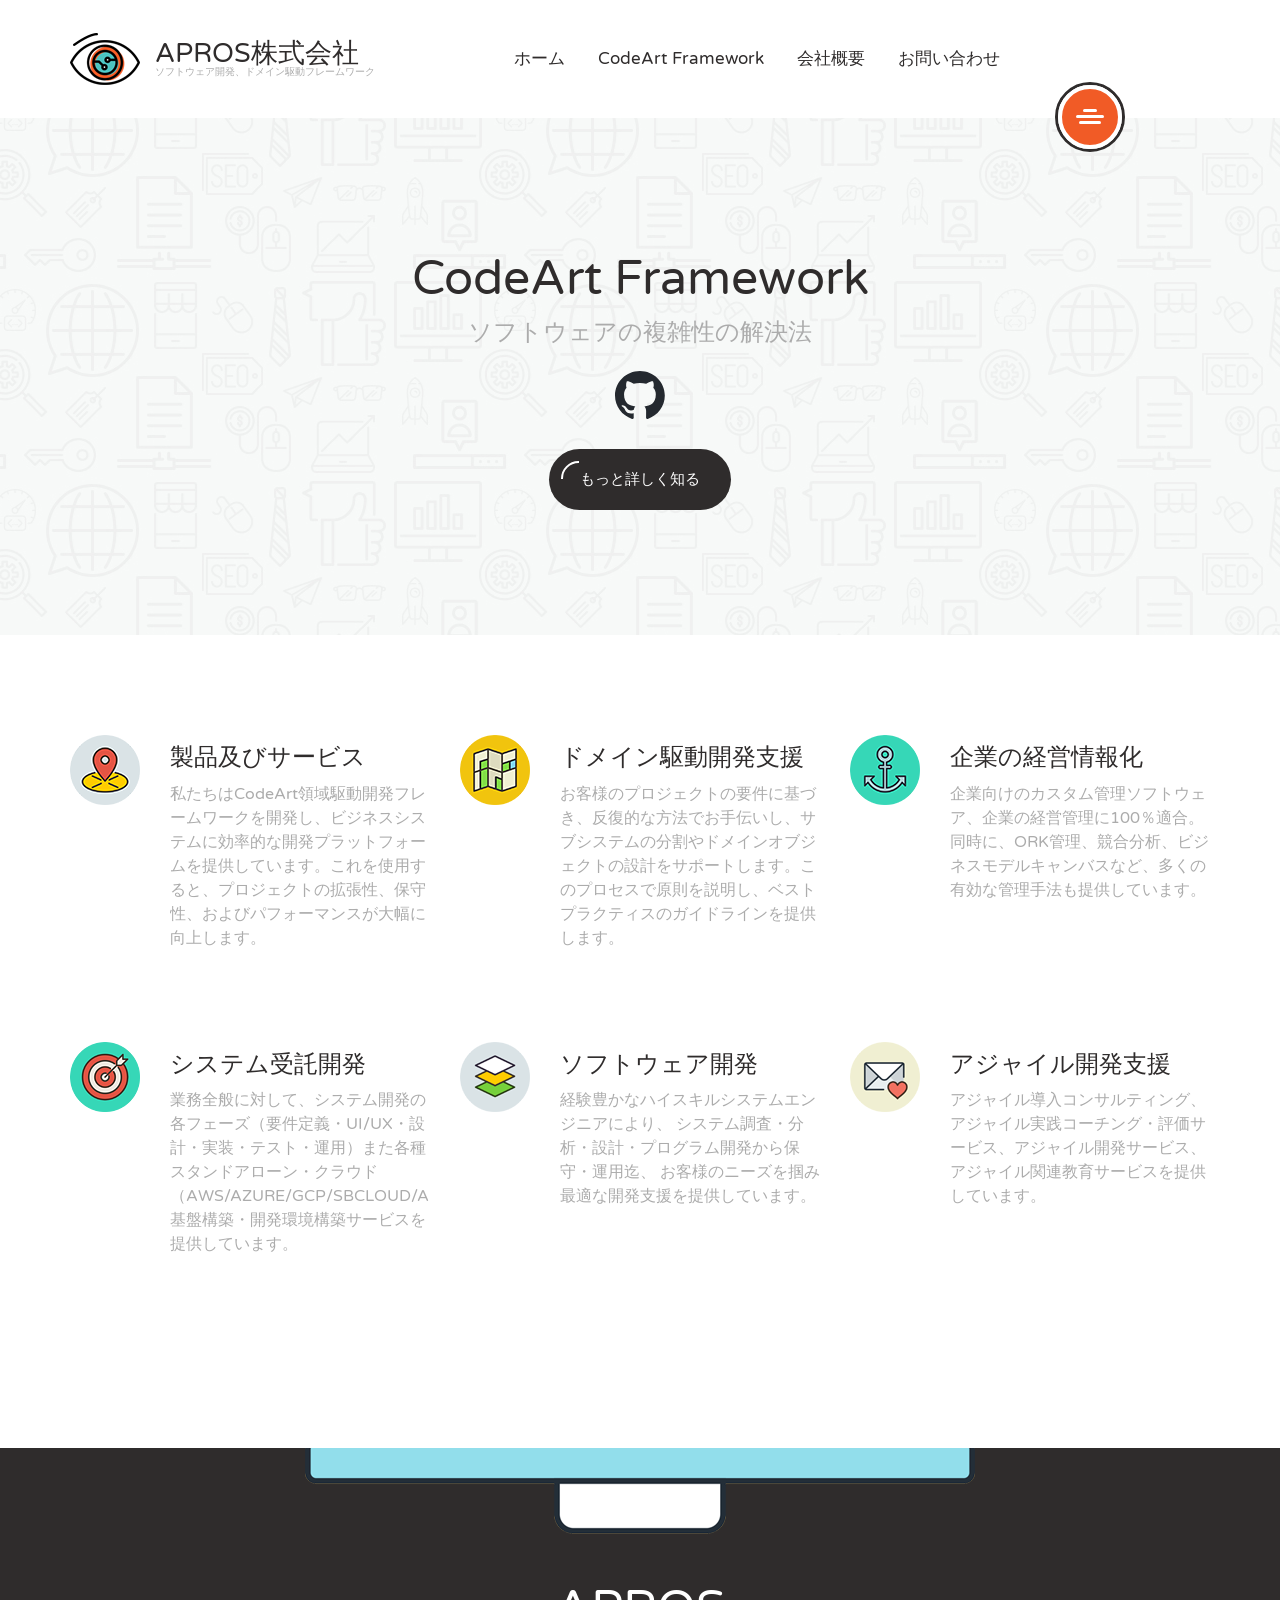
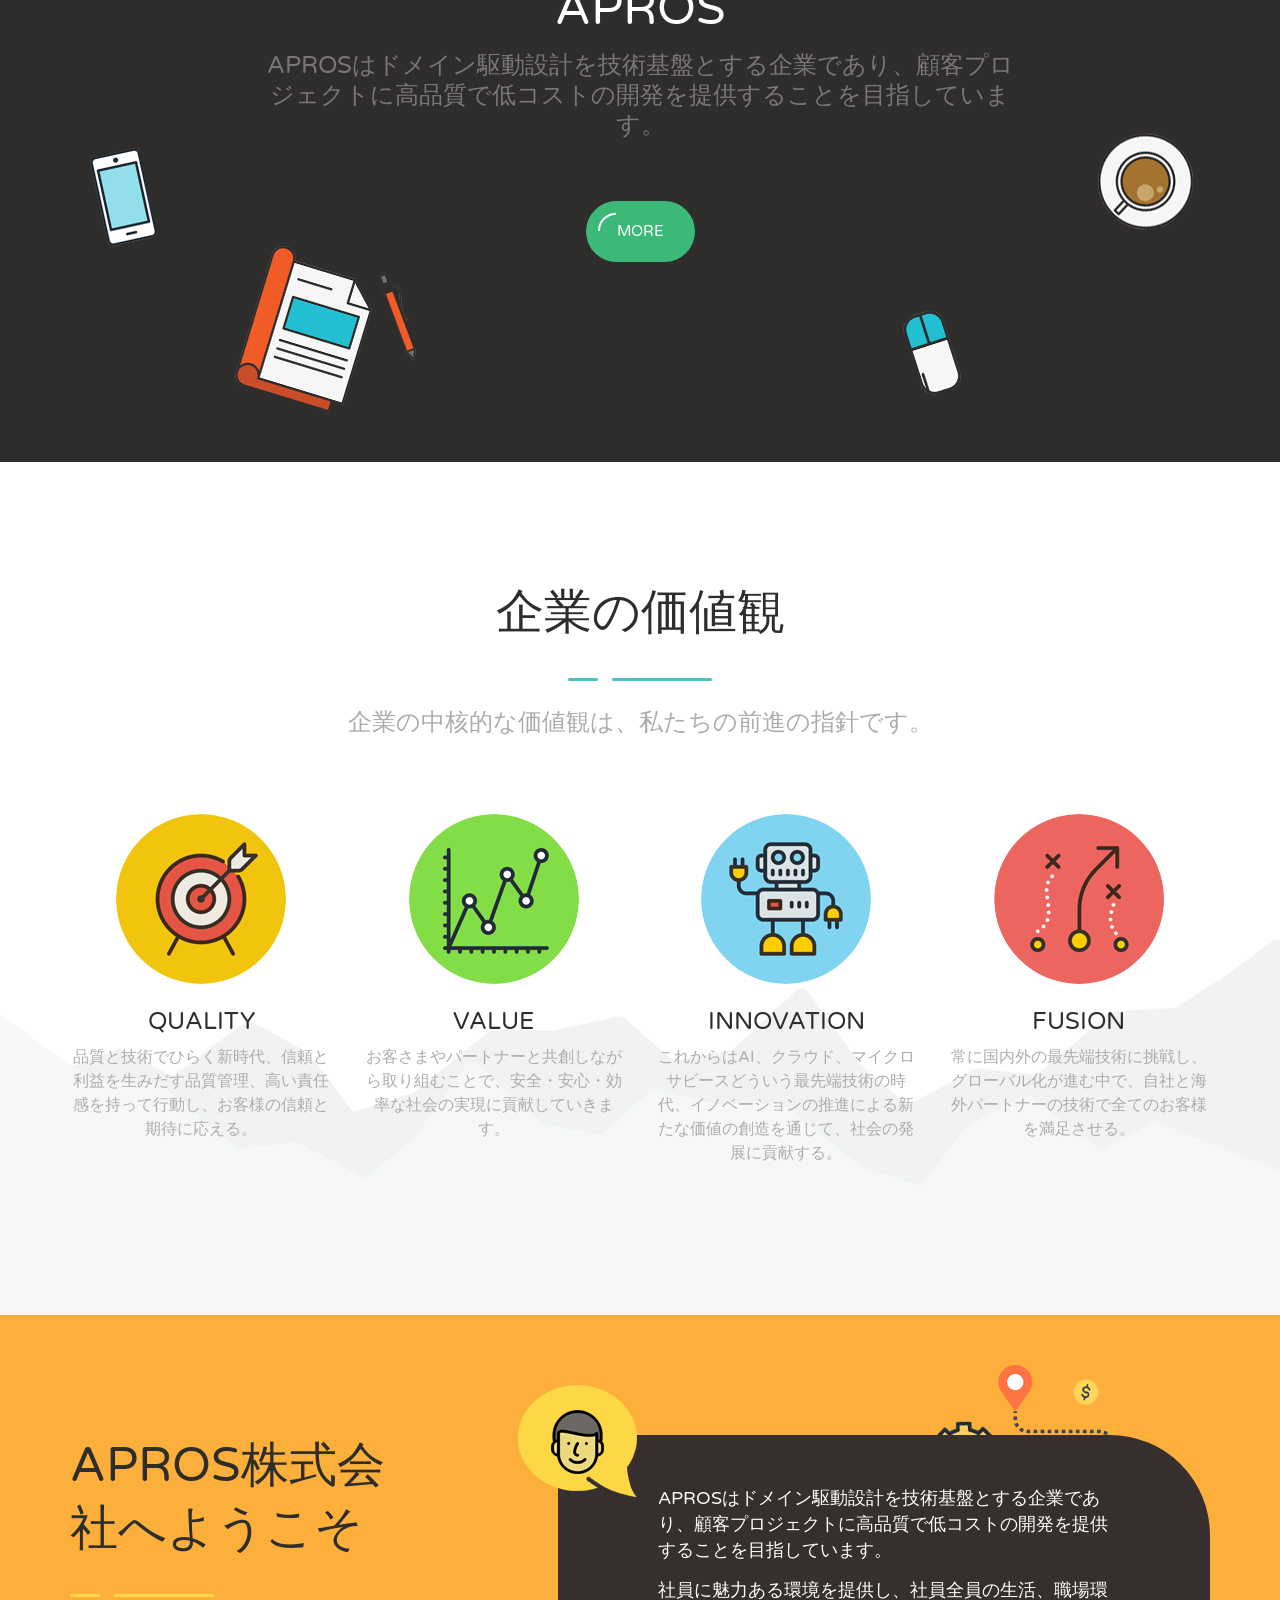
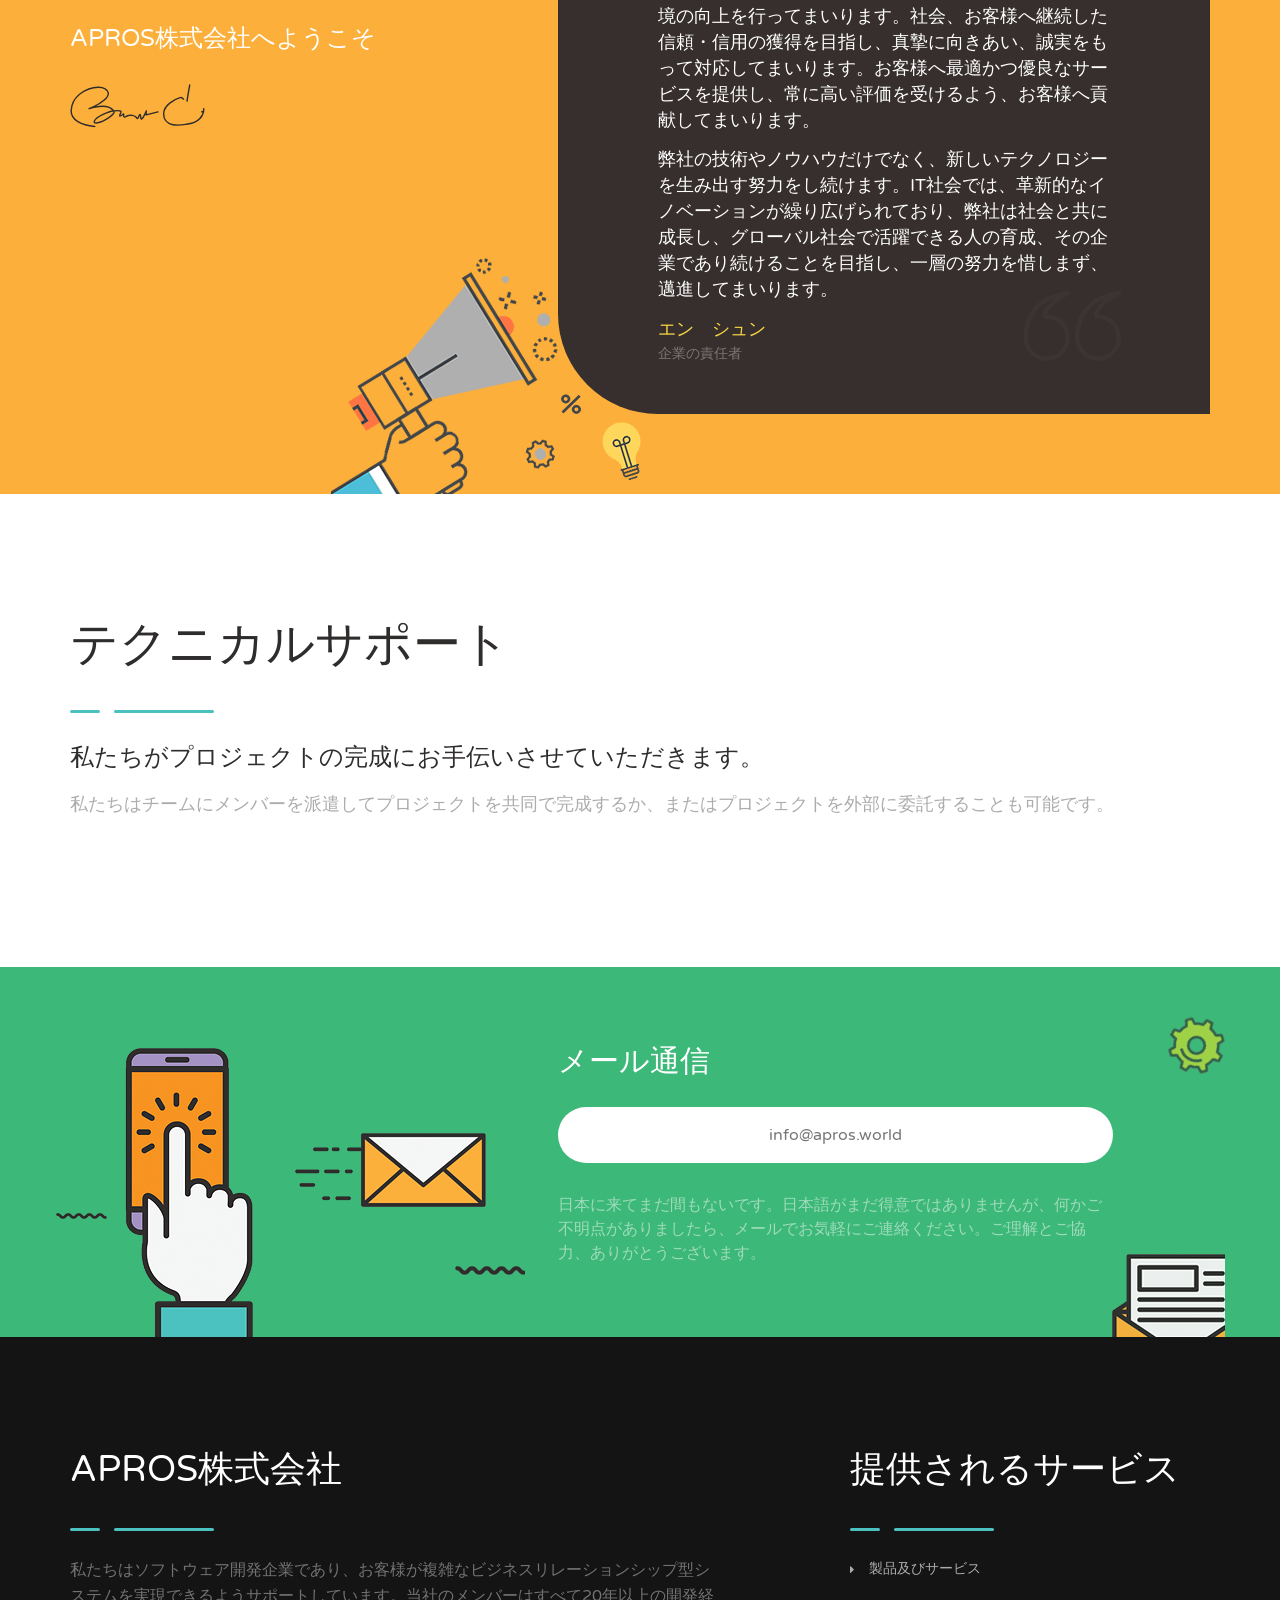
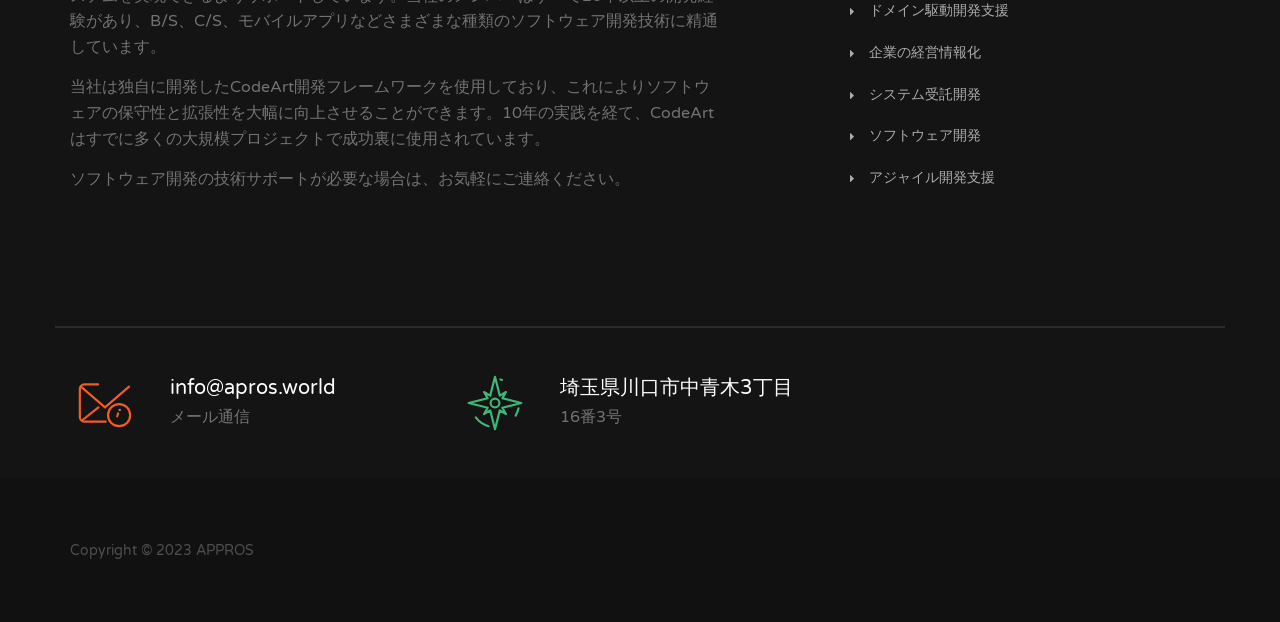
<file: index.html>
<!DOCTYPE html>
<html lang="en">
<head lang="en">
	<meta charset="UTF-8">
	<meta name="viewport" content="width=device-width, initial-scale=1, maximum-scale=1">
	<title>APROS株式会社 首页</title>

	<link rel="stylesheet" type="text/css" href="css/fonts.css">
	<link rel="stylesheet" type="text/css" href="css/crumina-fonts.css">
	<link rel="stylesheet" type="text/css" href="css/normalize.css">
	<link rel="stylesheet" type="text/css" href="css/grid.css">
	<link rel="stylesheet" type="text/css" href="css/base.css">
	<link rel="stylesheet" type="text/css" href="css/blocks.css">
	<link rel="stylesheet" type="text/css" href="css/layouts.css">
	<link rel="stylesheet" type="text/css" href="css/modules.css">
	<link rel="stylesheet" type="text/css" href="css/widgets-styles.css">
	<link rel="stylesheet" type="text/css" href="css/ion.rangeSlider.css">


	<!--Plugins styles-->

	<link rel="stylesheet" type="text/css" href="css/jquery.mCustomScrollbar.css">
	<link rel="stylesheet" type="text/css" href="css/swiper.min.css">
	<link rel="stylesheet" type="text/css" href="css/primary-menu.css">
	<link rel="stylesheet" type="text/css" href="css/magnific-popup.css">

	<!--Styles for RTL-->

	<!--<link rel="stylesheet" type="text/css" href="css/rtl.css">-->

	<!--External fonts-->
	<link href='https://fonts.googleapis.com/css?family=Varela+Round' rel='stylesheet' type='text/css'>
	<link rel="stylesheet" type="text/css" href="css/common.css">
	<style>
		.testimonial-slider .testimonial-img-my {
			position: absolute;
			bottom: -50px;
			left: 38%;
			transform: translate(-50%, 0);
			-webkit-transform: translate(-50%, 0);
			-ms-transform: translate(-50%, 0);
			opacity: 1;
			height: 350px;
		}
	</style>
</head>


<body class=" ">

<!-- Header -->


<header class="header" id="site-header">

	<div class="container">

		<div class="header-content-wrapper">

			<div class="logo">
				<a href="index.html" class="full-block-link"></a>
				<img loading="lazy" src="img/logo-eye.png" alt="Seosight">
				<div class="logo-text">
					<div class="logo-title">APROS株式会社</div>
					<div class="logo-sub-title">ソフトウェア開発、ドメイン駆動フレームワーク</div>
				</div>
			</div>
			
			
			<nav id="primary-menu" class="primary-menu">

				<a href='javascript:void(0)' id="menu-icon-trigger" class="menu-icon-trigger showhide">
					<span class="mob-menu--title">Menu</span>
					<span id="menu-icon-wrapper" class="menu-icon-wrapper" style="visibility: hidden">
                            <svg width="1000px" height="1000px">
                                <path id="pathD" d="M 300 400 L 700 400 C 900 400 900 750 600 850 A 400 400 0 0 1 200 200 L 800 800"></path>
                                <path id="pathE" d="M 300 500 L 700 500"></path>
                                <path id="pathF" d="M 700 600 L 300 600 C 100 600 100 200 400 150 A 400 380 0 1 1 200 800 L 800 200"></path>
                            </svg>
                        </span>
				</a>

				<!-- menu-icon-wrapper -->

				<ul class="primary-menu-menu">
					<li class="menu-item-has-children">
						<a href="index.html">ホーム</a>
					</li>
					<li class="menu-item-has-children">
						<a href="ca.html">CodeArt Framework</a>
					</li>
					
					<li class="">
						<a href="us.html">会社概要</a>
					</li>
					<li class="">
						<a href="contacts.html">お問い合わせ</a>
					</li>
				</ul>
			</nav>

			<ul class="nav-add" style="visibility: hidden;">
				<li class="cart">

					<a href="#" class="js-cart-animate">
						<i class="seoicon-basket"></i>
						<span class="cart-count">0</span>
					</a>

					<div class="cart-popup-wrap">
						<div class="popup-cart">
							<h4 class="title-cart">No products in the cart!</h4>
							<p class="subtitle">Please make your choice.</p>
							<div class="btn btn-small btn--dark">
								<span class="text">view all catalog</span>
							</div>
						</div>
					</div>

				</li>

				<li class="search search_main">
					<a href="#" class="js-open-search">
						<i class="seoicon-loupe"></i>
					</a>
				</li>
			</ul>

			<div class="user-menu open-overlay">
				<a href="#" class="user-menu-content  js-open-aside">
					<span></span>
					<span></span>
					<span></span>
				</a>
			</div>
		</div>

	</div>

</header>

<!-- ... End Header -->

<!-- Right-menu -->

<!-- right_menu -->
<div class="mCustomScrollbar">
	<div class="popup right-menu">

		<div class="right-menu-wrap">

			<div class="user-menu-close js-close-aside">
				<a href="#" class="user-menu-content  js-clode-aside">
					<span></span>
					<span></span>
				</a>
			</div>

			<div class="logo">
				<a href="index.html" class="full-block-link"></a>
				<img loading="lazy" src="img/logo-eye.png" alt="Seosight">
				<div class="logo-text">
					<div class="logo-title">APROS株式会社</div>
				</div>
			</div>

			<p class="text">
				私たちはソフトウェア開発企業であり、お客様が複雑なビジネスリレーションシップ型システムを実現できるようサポートしています。当社のメンバーはすべて20年以上の開発経験があり、B/S、C/S、モバイルアプリなどさまざまな種類のソフトウェア開発技術に精通しています。
			</p>
			<p class="text">
				当社は独自に開発したCodeArt開発フレームワークを使用しており、これによりソフトウェアの保守性と拡張性を大幅に向上させることができます。10年の実践を経て、CodeArtはすでに多くの大規模プロジェクトで成功裏に使用されています。
			</p>
			<p class="text">
				ソフトウェア開発の技術サポートが必要な場合は、お気軽にご連絡ください。
			</p>
		</div>
<!-- 
		<div class="widget login">

			<h4 class="login-title">Sign In to Your Account</h4>
			<input class="input-standard-grey" placeholder="Username or Email" type="text">
			<input class="password input-standard-grey" placeholder="Password" type="password">
			<div class="login-btn-wrap">

				<div class="btn btn-medium btn--dark btn-hover-shadow">
					<span class="text">login now</span>
					<span class="semicircle"></span>
				</div>

				<div class="remember-wrap">

					<div class="checkbox">
						<input id="remember" type="checkbox" name="remember" value="remember">
						<label for="remember">Remember Me</label>
					</div>

				</div>

			</div>

			<div class="helped">Lost your password?</div>
			<div class="helped js-window-popup">Register Now</div>

		</div> -->

		<div class="widget contacts">

			<h4 class="contacts-title">Get In Touch</h4>
			

			<!-- <div class="contacts-item">
				<img loading="lazy" src="img/contact4.png" alt="phone">
				<div class="content">
					<a href="#" class="title">048 235 3262</a>
					<p class="sub-title">現在コミュニケーションは中国語のみです</p>
				</div>
			</div> -->

			<div class="contacts-item">
				<img loading="lazy" src="img/contact5.png" alt="phone">
				<div class="content">
					<a href="javascript:void(0);" class="title">info@apros.world</a>
					<p class="sub-title">メール通信</p>
				</div>
			</div>

			<div class="contacts-item">
				<img loading="lazy" src="img/contact6.png" alt="phone">
				<div class="content">
					<a href="#" class="title">埼玉県川口市中青木3丁目</a>
					<p class="sub-title">16番3号</p>
				</div>
			</div>

		</div>

	</div>

</div>

<!-- ... End Right-menu -->

<div class="content-wrapper">

	<!-- Main Slider -->

	<div class="stunning-header stunning-header-bg-lightgray">
		<div class="stunning-header-content">
			<h1 class="stunning-header-title c-dark">CodeArt Framework</h1>
			<h5 class="slider-content-text c-gray" data-swiper-parallax="-200" style="padding-bottom: 20px;">ソフトウェアの複雑性の解決法</h5>
			<a href="https://github.com/yj1118/CodeArt" target="_blank" ><img src="./img/logo/github-mark.svg" width="50px" height="50px" /></a>
		</div>
		<div class="pt30">
			<div class="stunning-header-content">
				<a href="ca.html"
					class="btn btn-medium btn--dark btn-hover-shadow">
					<span class="text">もっと詳しく知る</span>
					<span class="semicircle"></span>
				</a>
			</div>
		</div>
	</div>

	<!-- ... End Main Slider -->


	<!-- Info-Box -->

	<div class="container info-boxes pt100 pb100">

		<div class="row">
			<div class="col-lg-4 col-md-6 col-sm-6 col-xs-12">
				<div class="info-box--standard" data-mh="info-boxes">
					<div class="info-box-image">
						<img loading="lazy" src="img/info-box1.png" alt="image">
					</div>
					<div class="info-box-content">
						<h5 class="info-box-title">製品及びサービス</h5>
						<p class="text">
							私たちはCodeArt領域駆動開発フレームワークを開発し、ビジネスシステムに効率的な開発プラットフォームを提供しています。これを使用すると、プロジェクトの拡張性、保守性、およびパフォーマンスが大幅に向上します。
						</p>
					</div>
				</div>
			</div>

			<div class="col-lg-4 col-md-6 col-sm-6 col-xs-12">
				<div class="info-box--standard" data-mh="info-boxes">
					<div class="info-box-image">
						<img loading="lazy" src="img/info-box2.png" alt="image">
					</div>
					<div class="info-box-content">
						<h5 class="info-box-title">ドメイン駆動開発支援</h5>
						<p class="text">
							お客様のプロジェクトの要件に基づき、反復的な方法でお手伝いし、サブシステムの分割やドメインオブジェクトの設計をサポートします。このプロセスで原則を説明し、ベストプラクティスのガイドラインを提供します。
						</p>
					</div>
				</div>
			</div>

			<div class="col-lg-4 col-md-6 col-sm-6 col-xs-12">
				<div class="info-box--standard" data-mh="info-boxes">
					<div class="info-box-image">
						<img loading="lazy" src="img/info-box3.png" alt="image">
					</div>
					<div class="info-box-content">
						<h5 class="info-box-title">企業の経営情報化</h5>
						<p class="text">
							企業向けのカスタム管理ソフトウェア、企業の経営管理に100％適合。同時に、ORK管理、競合分析、ビジネスモデルキャンバスなど、多くの有効な管理手法も提供しています。
						</p>
					</div>
				</div>
			</div>

			<div class="col-lg-4 col-md-6 col-sm-6 col-xs-12">
				<div class="info-box--standard" data-mh="info-boxes">
					<div class="info-box-image">
						<img loading="lazy" src="img/info-box4.png" alt="image">
					</div>
					<div class="info-box-content">
						<h5 class="info-box-title">システム受託開発</h5>
						<p class="text">
							業務全般に対して、システム開発の各フェーズ（要件定義・UI/UX・設計・実装・テスト・運用）また各種スタンドアローン・クラウド（AWS/AZURE/GCP/SBCLOUD/ALICLOUD）基盤構築・開発環境構築サービスを提供しています。
						</p>
					</div>
				</div>
			</div>

			<div class="col-lg-4 col-md-6 col-sm-6 col-xs-12">
				<div class="info-box--standard" data-mh="info-boxes">
					<div class="info-box-image">
						<img loading="lazy" src="img/info-box5.png" alt="image">
					</div>
					<div class="info-box-content">
						<h5 class="info-box-title">ソフトウェア開発</h5>
						<p class="text">
							経験豊かなハイスキルシステムエンジニアにより、 システム調査・分析・設計・プログラム開発から保守・運用迄、 お客様のニーズを掴み最適な開発支援を提供しています。
						</p>
					</div>
				</div>
			</div>

			<div class="col-lg-4 col-md-6 col-sm-6 col-xs-12">
				<div class="info-box--standard" data-mh="info-boxes">
					<div class="info-box-image">
						<img loading="lazy" src="img/info-box6.png" alt="image">
					</div>
					<div class="info-box-content">
						<h5 class="info-box-title">アジャイル開発支援</h5>
						<p class="text">
							アジャイル導入コンサルティング、アジャイル実践コーチング・評価サービス、アジャイル開発サービス、アジャイル関連教育サービスを提供しています。
						</p>
					</div>
				</div>
			</div>
		</div>

	</div>

	<!-- ... End Info-Box -->


	<!-- SEO-Score -->

	<div class="container-fluid">
		<div class="row">

			<div class="seo-score scrollme">

				<div class="container">
					<div class="row">
						<div class="col-lg-8 col-lg-offset-2 col-md-8 col-md-offset-2 col-xs-12 col-sm-12">
							<div class="seo-score-content align-center">

								<div class="heading align-center">
									<h4 class="h1 heading-title">APROS</h4>
									<p class="heading-text">APROSはドメイン駆動設計を技術基盤とする企業であり、顧客プロジェクトに高品質で低コストの開発を提供することを目指しています。</p>
								</div>

								<div class="seo-score-form">

									<a href="ca.html">
										<button class="btn btn-medium btn--green btn-hover-shadow">
											<span class="text">More</span>
											<span class="semicircle"></span>
										</button>
									</a>

								</div>

							</div>
						</div>
					</div>
				</div>

				<div class="images">
					<img loading="lazy" src="img/seoscore1.png" alt="image">
					<img loading="lazy" src="img/seoscore2.png" alt="image">
					<img loading="lazy" src="img/seoscore3.png" alt="image">
				</div>

			</div>
		</div>
	</div>

	<!-- ... End SEO-Score -->


	<!-- Offers -->


	<!-- Background-mountains -->

	<div class="container-fluid">
		<div class="row">
			<div class="background-mountains medium-padding120 scrollme">

				<div class="images">
					<img loading="lazy" src="img/mountain1.png" alt="mountain">
					<img loading="lazy" src="img/mountain2.png" alt="mountain">
				</div>

				<div class="container">
					<div class="row">
						<div class="col-lg-8 col-lg-offset-2 col-md-8 col-md-offset-2 col-sm-12 col-xs-12">
							<div class="heading align-center">
								<h4 class="h1 heading-title">企業の価値観</h4>
								<div class="heading-line">
									<span class="short-line"></span>
									<span class="long-line"></span>
								</div>
								<p class="heading-text">
									企業の中核的な価値観は、私たちの前進の指針です。
								</p>
							</div>
						</div>
					</div>
					<div class="row">
						<div class="col-lg-3 col-md-3 col-sm-12 col-xs-12">
							<div class="info-box--standard-centered">
								<div class="info-box-image">
									<img loading="lazy" src="img/info-box7.png" alt="image">
								</div>
								<div class="info-box-content">
									<h4 class="info-box-title">QUALITY</h4>
									<p class="text">
										品質と技術でひらく新時代、信頼と利益を生みだす品質管理、高い責任感を持って行動し、お客様の信頼と期待に応える。
									</p>
								</div>
							</div>
						</div>

				
						
						<div class="col-lg-3 col-md-3 col-sm-12 col-xs-12">
							<div class="info-box--standard-centered">
								<div class="info-box-image">
									<img loading="lazy" src="img/info-box10.png" alt="image">
								</div>
								<div class="info-box-content">
									<h4 class="info-box-title">VALUE</h4>
									<p class="text">お客さまやパートナーと共創しながら取り組むことで、安全・安心・効率な社会の実現に貢献していきます。
									</p>
								</div>
							</div>
						</div>

						<div class="col-lg-3 col-md-3 col-sm-12 col-xs-12">
							<div class="info-box--standard-centered">
								<div class="info-box-image">
									<img loading="lazy" src="img/info-box9.png" alt="image">
								</div>
								<div class="info-box-content">
									<h4 class="info-box-title">INNOVATION</h4>
									<p class="text">これからはAI、クラウド、マイクロサビースどういう最先端技術の時代、イノベーションの推進による新たな価値の創造を通じて、社会の発展に貢献する。
									</p>
								</div>
							</div>
						</div>

						<div class="col-lg-3 col-md-3 col-sm-12 col-xs-12">
							<div class="info-box--standard-centered">
								<div class="info-box-image">
									<img loading="lazy" src="img/info-box8.png" alt="image">
								</div>
								<div class="info-box-content">
									<h4 class="info-box-title">FUSION</h4>
									<p class="text">
										常に国内外の最先端技術に挑戦し、グローバル化が進む中で、自社と海外パートナーの技術で全てのお客様を満足させる。
									</p>
								</div>
							</div>
						</div>
					</div>

	

				</div>


			</div>
		</div>
	</div>

	<!-- End Background-mountains -->


	<!-- Testimonial-slider -->

	<div class="container-fluid">
		<div class="row">
			<div class="testimonial-slider scrollme">
				<div class="container">
					<div class="row">
						<div class="col-lg-4 col-md-4 col-sm-12 col-xs-12">
							<div class="heading">
								<h4 class="h1 heading-title">APROS株式会社へようこそ</h4>
						
								<div class="heading-line">
									<span class="short-line bg-yellow-color"></span>
									<span class="long-line bg-yellow-color"></span>
								</div>
								<p class="heading-text c-white">APROS株式会社へようこそ
								</p>

							</div>
							<div class="signature js-animate-icon">
								<svg xmlns="http://www.w3.org/2000/svg" width="200" height="60">
									<path fill="none" stroke="#2f2c2c" stroke-width="1.4"
										  d="M24.78 42.5C11.28 41.06.96 36 1.16 26.86 1.62 11.6 16.76 3.6 28.13 3.25c5.44-.16 9.8 2.38 10.2 5.8.86 7.66-19.23 15.62-19.23 15.62s17.86-6.57 24.66 2.2c2.8 3.6-11.8 10.65-11.8 10.65s-8.8 3.35-7.65-.24c1.78-5.52 16.8-10.1 18.42-10.3 3.17-.4 7.1-.4 8 .12 1.33.78-1.7 4.14-.94 4.86.76.72 3.82-2.55 3.94-1.97.12.57-.64 2.63.58 3 1.2.38 2.3-1.1 4.28-1.5 1.97-.4 1.83-.44 3.6-.12 1.76.32 2.1.64 3.47 1.4 1.36.74.86 2.22 1.96 1.6 1.1-.6 1.43-4.16 2.44-4.04 1.02.1.03 5.38 1.63 4.5 1.6-.85 4.74-7.97 4.74-7.97s-.82 4.04 0 3.93c3.14-.4 8.12-2.57 14.48-3.36 6.37-.78 8.67-.35 11 .24 1.92.48 2.67 2.3 2.67 2.3"
										  stroke-linecap="round" stroke-linejoin="round"></path>
									<path fill="none" stroke="#2f2c2c" stroke-width="1.4"
										  d="M113.7 15.75s-1.1-2.78-3.6-2.08c-5.83 1.62-16.2 7.68-16.44 15.63-.46 16.3 21.1 11.14 22.7 11 13.6-1.2 17.38-9.96 17.36-14.48-.06-14.3-19.07-10.3-21.07-10.07-7.9.92-10.48 1.57-10.48 1.57"></path>
									<path fill="none" stroke="#2f2c2c" stroke-width="1.4" d="M119.7 1.05c-2.53 13.9-5.1 27.83-2.53 41.44" stroke-linecap="round"></path>
									<path fill="none" stroke="#2f2c2c" stroke-width="1.4" d="M133.6 27.8c-6.62-.42-12.6.37-17.36 3.35"></path>
									<path fill="none" stroke="#2f2c2c" stroke-width="1.4"
										  d="M131.52 32.77s3.95-.13 8.34-.93c2.4-.43 5-1.73 7.87-1.85 2.87-.12 1.74 1.44 3.6 1.38 4.62-.14 7.98-.3 14.92-.7 6.95-.4 9.76-2.76 12.86-.92 1.7 1 1.4 3.13 1.4 3.13"
										  stroke-linecap="round"></path>
									<path fill="none" stroke="#2f2c2c" stroke-width="1.4" d="M153.52 31.03s2.27-2.74-.7-3.35c-3.36-.7-3.7 2.43-3.7 2.43"></path>
								</svg>
							</div>
						</div>

						<div class="col-lg-7 col-lg-offset-1 col-md-8 col-sm-12 col-xs-12">

							<div class="testimonial-item">
								<!-- Slider main container -->
								<div class="swiper-container testimonial__thumb overflow-visible" data-effect="fade" data-loop="false">

									<div class="swiper-wrapper">
										<div class="testimonial-slider-item swiper-slide">
											<div class="testimonial-content">
												<p class="text" data-swiper-parallax="-200" style="font-size: 18px;">
													APROSはドメイン駆動設計を技術基盤とする企業であり、顧客プロジェクトに高品質で低コストの開発を提供することを目指しています。
												</p>
												<p class="text" data-swiper-parallax="-200" style="font-size: 18px;">
													社員に魅力ある環境を提供し、社員全員の生活、職場環境の向上を行ってまいります。社会、お客様へ継続した信頼・信用の獲得を目指し、真摯に向きあい、誠実をもって対応してまいります。お客様へ最適かつ優良なサービスを提供し、常に高い評価を受けるよう、お客様へ貢献してまいります。
												</p>
												<p class="text" data-swiper-parallax="-200" style="font-size: 18px;">
													弊社の技術やノウハウだけでなく、新しいテクノロジーを生み出す努力をし続けます。IT社会では、革新的なイノベーションが繰り広げられており、弊社は社会と共に成長し、グローバル社会で活躍できる人の育成、その企業であり続けることを目指し、一層の努力を惜しまず、邁進してまいります。
												</p>
												<a href="javascript:void(0);" class="author" data-swiper-parallax="-150">エン　シュン</a>
												<a href="javascript:void(0);" class="company" data-swiper-parallax="-150">企業の責任者</a>

											</div>
											<div class="avatar" data-swiper-parallax="-50">
												<img loading="lazy" src="img/avatar.png" alt="avatar">
											</div>
										</div>
									</div>
							
									<div class="quote">
										<i class="seoicon-quotes"></i>
									</div>
								</div>

								<div class="testimonial__thumb-img">
									<img loading="lazy" src="img/testimonial1.png" alt="image">
								</div>
							</div>
						</div>
					</div>
				</div>
				<div class="testimonial-img-my">
					<img loading="lazy" src="img/testimonial2.png" alt="image">
				</div>
			</div>
		</div>
	</div>

	<!-- End Testimonial-slider -->



</div>


<!-- Footer -->

<div class="container">
	<div class="row medium-padding120">
		<div class="col-lg-12 col-md-12 col-sm-12 col-xs-12">
			<div class="heading">
				<h4 class="h1 heading-title">テクニカルサポート</h4>
				<div class="heading-line">
					<span class="short-line"></span>
					<span class="long-line"></span>
				</div>

				<h5 class="heading-subtitle">私たちがプロジェクトの完成にお手伝いさせていただきます。</h5>

				<p>私たちはチームにメンバーを派遣してプロジェクトを共同で完成するか、またはプロジェクトを外部に委託することも可能です。</p>
			</div>
		</div>

		
	</div>
</div>

<div class="container-fluid bg-green-color">
	<div class="row">
		<div class="container">

			<div class="row">

				<div class="subscribe scrollme">

					<div class="col-lg-6 col-lg-offset-5 col-md-6 col-md-offset-5 col-sm-12 col-xs-12">
						<h4 class="subscribe-title">メール通信</h4>
						<div class="subscribe-form">
							<input id="copy-email" class="input-standard-grey input-white" name="email" readonly value="info@apros.world" type="email" required>
						</div>
						<div class="sub-title">日本に来てまだ間もないです。日本語がまだ得意ではありませんが、何かご不明点がありましたら、メールでお気軽にご連絡ください。ご理解とご協力、ありがとうございます。</div>

					</div>

					<div class="images-block">
						<img loading="lazy" src="img/subscr-gear.png" alt="gear" class="gear">
						<img loading="lazy" src="img/subscr1.png" alt="mail" class="mail">
						<img loading="lazy" src="img/subscr-mailopen.png" alt="mail" class="mail-2">
					</div>
				</div>
			</div>
		</div>
	</div>
</div>


<footer class="footer">
	<div class="container">
		<div class="row">

			<div class="info">
				<div class="col-lg-7 col-md-7 col-sm-12 col-xs-12">
					<div class="heading">
						<h3 class="heading-title">APROS株式会社</h3>
						<div class="heading-line">
							<span class="short-line"></span>
							<span class="long-line"></span>
						</div>
						<p class="heading-text">
							私たちはソフトウェア開発企業であり、お客様が複雑なビジネスリレーションシップ型システムを実現できるようサポートしています。当社のメンバーはすべて20年以上の開発経験があり、B/S、C/S、モバイルアプリなどさまざまな種類のソフトウェア開発技術に精通しています。
						</p>
						<p class="heading-text">
							当社は独自に開発したCodeArt開発フレームワークを使用しており、これによりソフトウェアの保守性と拡張性を大幅に向上させることができます。10年の実践を経て、CodeArtはすでに多くの大規模プロジェクトで成功裏に使用されています。
						</p>
						<p class="heading-text">
							ソフトウェア開発の技術サポートが必要な場合は、お気軽にご連絡ください。
						</p>
					</div>

					<!-- <div class="socials">
						<a href="" class="social__item">
							<img loading="lazy" src="svg/circle-facebook.svg" alt="facebook">
						</a>
						<a href="" class="social__item">
							<img loading="lazy" src="svg/twitter.svg" alt="twitter">
						</a>
						<a href="" class="social__item">
							<img loading="lazy" src="svg/google.svg" alt="google">
						</a>
						<a href="" class="social__item">
							<img loading="lazy" src="svg/youtube.svg" alt="youtube">
						</a>
						<a href="" class="social__item">
							<img loading="lazy" src="svg/rss.svg" alt="rss">
						</a>
					</div> -->
				</div>

				<div class="col-lg-4 col-lg-offset-1 col-md-4 col-md-offset-1 col-sm-12 col-xs-12">
					<div class="services">
						<div class="heading">
							<h3 class="heading-title">提供されるサービス</h3>
							<div class="heading-line">
								<span class="short-line"></span>
								<span class="long-line"></span>
							</div>
						</div>

						<ul class="list list--primary w-100">
							<li>
								<i class="fa fa-caret-right" aria-hidden="true"></i>
								<a href="javascript:void(0);">製品及びサービス</a>
							</li>
							<li>
								<i class="fa fa-caret-right" aria-hidden="true"></i>
								<a href="javascript:void(0);">ドメイン駆動開発支援</a>
							</li>
							<li>
								<i class="fa fa-caret-right" aria-hidden="true"></i>
								<a href="javascript:void(0);">企業の経営情報化</a>
							</li>
							<li>
								<i class="fa fa-caret-right" aria-hidden="true"></i>
								<a href="javascript:void(0);">システム受託開発</a>
							</li>
							<li>
								<i class="fa fa-caret-right" aria-hidden="true"></i>
								<a href="javascript:void(0);">ソフトウェア開発</a>
							</li>
                            <li>
								<i class="fa fa-caret-right" aria-hidden="true"></i>
								<a href="javascript:void(0);">アジャイル開発支援</a>
							</li>
						</ul>

						<!-- <ul class="list list--primary">
							<li>
								<i class="fa fa-caret-right" aria-hidden="true"></i>
								<a href="#">Virtual Marketing</a>
							</li>
							<li>
								<i class="fa fa-caret-right" aria-hidden="true"></i>
								<a href="#">Email Marketing</a>
							</li>
							<li>
								<i class="fa fa-caret-right" aria-hidden="true"></i>
								<a href="#">Keyword Analytics</a>
							</li>
						</ul> -->
					</div>
				</div>
			</div>

		</div>

		<div class="row">
			<div class="contacts">
				<!-- <div class="col-lg-4 col-md-12 col-sm-12 col-xs-12">
					<div class="contacts-item">
						<div class="icon js-animate-icon">
							<svg enable-background="new 0 0 64 64" version="1.1" viewBox="0 0 64 64" xml:space="preserve" xmlns="http://www.w3.org/2000/svg"><path d="  M45.1,44.2C42.9,42,39.6,40,37,42.6c-1.8,1.8-2.6,3.9-2.6,3.9s-4.3,2.3-11.7-5.2s-5.2-11.7-5.2-11.7s2.1-0.8,3.9-2.6  c2.6-2.6,0.6-5.9-1.7-8.1c-2.7-2.7-6.2-4.9-8.2-2.9c-3.7,3.7-4.4,8.4-4.4,8.4S9,35.5,18.7,45.3s20.9,11.6,20.9,11.6s4.7-0.7,8.4-4.4  C50,50.4,47.8,46.9,45.1,44.2z" fill="none" stroke="#fcb03b" stroke-linecap="round" stroke-linejoin="round" stroke-miterlimit="10" stroke-width="2"/><path d="  M18.4,12.2C22.2,9.5,26.9,8,32,8c13.3,0,24,10.8,24,24c0,4-1.3,9-4.4,12.2" fill="none" stroke="#fcb03b" stroke-linecap="round" stroke-linejoin="round" stroke-miterlimit="10" stroke-width="2"/><path d="  M27.3,55.6c-9.8-1.9-17.5-9.8-19.1-19.7" fill="none" stroke="#fcb03b" stroke-linecap="round" stroke-linejoin="round" stroke-miterlimit="10" stroke-width="2"/><path d="  M30,21c0,0,4.4,0,5.2,0c1.2,0,1.8,0.2,1.8,1.1s0,0.7,0,1.3c0,0.6,0,1.4-1.6,2.5c-2.3,1.6-5.6,3.8-5.6,5.1c0,1.6,0.7,2,1.8,2  s5.3,0,5.3,0" fill="none" stroke="#fcb03b" stroke-linecap="round" stroke-linejoin="round" stroke-miterlimit="10" stroke-width="2"/><path d="  M40,21c0,0,0,2.8,0,3.8S39.9,27,41.5,27c1.6,0,4.5,0,4.5,0v-6.1V33" fill="none" stroke="#fcb03b" stroke-linecap="round" stroke-linejoin="round" stroke-miterlimit="10" stroke-width="2"/></svg>
						</div>
						<div class="content">
							<a href="#" class="title">048 235 3262</a>
							<p class="sub-title">現在コミュニケーションは中国語のみです</p>
						</div>
					</div>
				</div> -->

				<div class="col-lg-4 col-md-12 col-sm-12 col-xs-12">
					<div class="contacts-item">
						<div class="icon js-animate-icon">
							<svg enable-background="new 0 0 64 64" version="1.1" viewBox="0 0 64 64" xml:space="preserve" xmlns="http://www.w3.org/2000/svg"><polyline fill="none" points="  54,17 32,36 10,17 " stroke="#f15b26" stroke-linecap="round" stroke-linejoin="round" stroke-miterlimit="10" stroke-width="2"/><line fill="none" stroke="#f15b26" stroke-linecap="round" stroke-linejoin="round" stroke-miterlimit="10" stroke-width="2" x1="10.9" x2="26" y1="48" y2="36"/><path d="  M32.7,49H13c-2.2,0-4-1.8-4-4V19c0-2.2,1.8-4,4-4h38c2.2,0,4,1.8,4,4v15.5" fill="none" stroke="#f15b26" stroke-linecap="round" stroke-linejoin="round" stroke-miterlimit="10" stroke-width="2"/><circle cx="44.9" cy="43.1" fill="none" r="10.1" stroke="#f15b26" stroke-linecap="round" stroke-linejoin="round" stroke-miterlimit="10" stroke-width="2"/><path d="  M44,41.4c0,0-1.3,3.4-0.9,5.1c0.4,1.7,2.6,2.1,3.7,1.1" fill="none" stroke="#f15b26" stroke-linecap="round" stroke-linejoin="round" stroke-miterlimit="10" stroke-width="2"/><g><circle cx="45.4" cy="38.3" fill="#DCE9EE" r="0.9"/><path d="M45.4,37.3c-0.5,0-0.9,0.4-0.9,0.9c0,0.5,0.4,0.9,0.9,0.9s0.9-0.4,0.9-0.9C46.4,37.8,46,37.3,45.4,37.3   L45.4,37.3z" fill="#f15b26"/></g></svg>
						</div>
						<div class="content">
							<a href="javascript:void(0);" class="title">info@apros.world</a>
							<p class="sub-title">メール通信</p>
						</div>
					</div>
				</div>

				<div class="col-lg-4 col-md-12 col-sm-12 col-xs-12">
					<div class="contacts-item">
						<div class="icon js-animate-icon">
							<svg enable-background="new 0 0 64 64" version="1.1" viewBox="0 0 64 64" xml:space="preserve" xmlns="http://www.w3.org/2000/svg"><polygon fill="none" points="  38.7,36.4 56,32 38.7,27.6 42,22 36.4,25.3 32,8 27.6,25.3 22,22 25.3,27.6 8,32 25.3,36.4 22,42 27.6,38.7 32,56 36.4,38.7 42,42   " stroke="#3cb878" stroke-linecap="round" stroke-linejoin="round" stroke-miterlimit="10" stroke-width="2"></polygon><circle cx="32" cy="32" fill="none" r="4" stroke="#3cb878" stroke-linecap="round" stroke-linejoin="round" stroke-miterlimit="10" stroke-width="2"></circle><path d="  M26.1,53.2c-7.9-2.2-13.9-8.6-15.6-16.7" fill="none" stroke="#3cb878" stroke-linecap="round" stroke-linejoin="round" stroke-miterlimit="10" stroke-width="2"></path><path d="  M53.5,36.9c-1.8,8.1-8.2,14.6-16.3,16.5" fill="none" stroke="#3cb878" stroke-linecap="round" stroke-linejoin="round" stroke-miterlimit="10" stroke-width="2"></path><path d="  M36.9,10.5c8.2,1.9,14.7,8.3,16.6,16.6" fill="none" stroke="#3cb878" stroke-linecap="round" stroke-linejoin="round" stroke-miterlimit="10" stroke-width="2"></path><path d="  M10.5,27.1c1.9-8.2,8.3-14.6,16.4-16.5" fill="none" stroke="#3cb878" stroke-linecap="round" stroke-linejoin="round" stroke-miterlimit="10" stroke-width="2"></path></svg>
						</div>
						<div class="content">
							<a href="#" class="title">埼玉県川口市中青木3丁目</a>
							<p class="sub-title">16番3号</p>
						</div>
					</div>
				</div>
			</div>
		</div>

	</div>

	<div class="sub-footer">
		<div class="container">
			<div class="row">
				<div class="col-lg-12 col-md-12 col-sm-12 col-xs-12">
                    <span>
                        Copyright © 2023 APPROS
                    </span>
					<a class="back-to-top" href="#">
						<svg class="back-to-top">
							<use xlink:href="#to-top"></use>
						</svg>
					</a>
				</div>
			</div>
		</div>
	</div>

</footer>

<!-- End Footer -->

<!-- JS Script -->

<script src="js/jquery-3.4.1.js"></script>

<script src="js/js-plugins/crum-mega-menu.js"></script>
<script src="js/js-plugins/swiper.jquery.min.js"></script>
<script src="js/js-plugins/waypoints.js"></script>
<script src="js/js-plugins/jquery.drawsvg.js"></script>
<script src="js/js-plugins/jquery-countTo.js"></script>
<script src="js/js-plugins/jquery.mousewheel.js"></script>
<script src="js/js-plugins/jquery.mCustomScrollbar.js"></script>
<script src="js/js-plugins/imagesLoaded.js"></script>
<script src="js/js-plugins/jquery.magnific-popup.js"></script>
<script src="js/js-plugins/jquery.matchHeight.js"></script>
<script src="js/js-plugins/segment.js"></script>
<script src="js/js-plugins/bootstrap.js"></script>
<script src="js/js-plugins/jquery-circle-progress.js"></script>
<script src="js/js-plugins/Headroom.js"></script>
<script src="js/js-plugins/smooth-scroll.js"></script>
<script src="js/js-plugins/jquery.nice-select.js"></script>
<script src="js/js-plugins/fastClick.js"></script>
<script src="js/js-plugins/form-actions.js"></script>
<script src="js/js-plugins/velocity.js"></script>
<script src="js/js-plugins/time-line.js"></script>
<script src="js/js-plugins/ScrollMagic.min.js"></script>
<script src="js/js-plugins/animation.velocity.min.js"></script>
<script src="js/js-plugins/ajax-pagination.js"></script>
<script src="js/js-plugins/donut-chart.js"></script>
<script src="js/js-plugins/isotope.pkgd.min.js"></script>
<script src="js/js-plugins/photo-gallery.js"></script>
<script src="js/js-plugins/ion.rangeSlider.js"></script>
<script src="js/js-plugins/leaflet.js"></script>
<script src="js/js-plugins/MarkerClusterGroup.js"></script>

<script src="js/main.js"></script>

<!-- jQuery-scripts for Modules (Send Message) -->
<script src="modules/forms/src/js/jquery.validate.min.js"></script>
<script src="modules/forms/src/js/sweetalert2.all.js"></script>
<script src="modules/forms/src/js/scripts.js"></script>
<!-- /jQuery-scripts for Modules (Send Message) -->

<!-- ...end JS Script -->

</body>
</html>
</file>
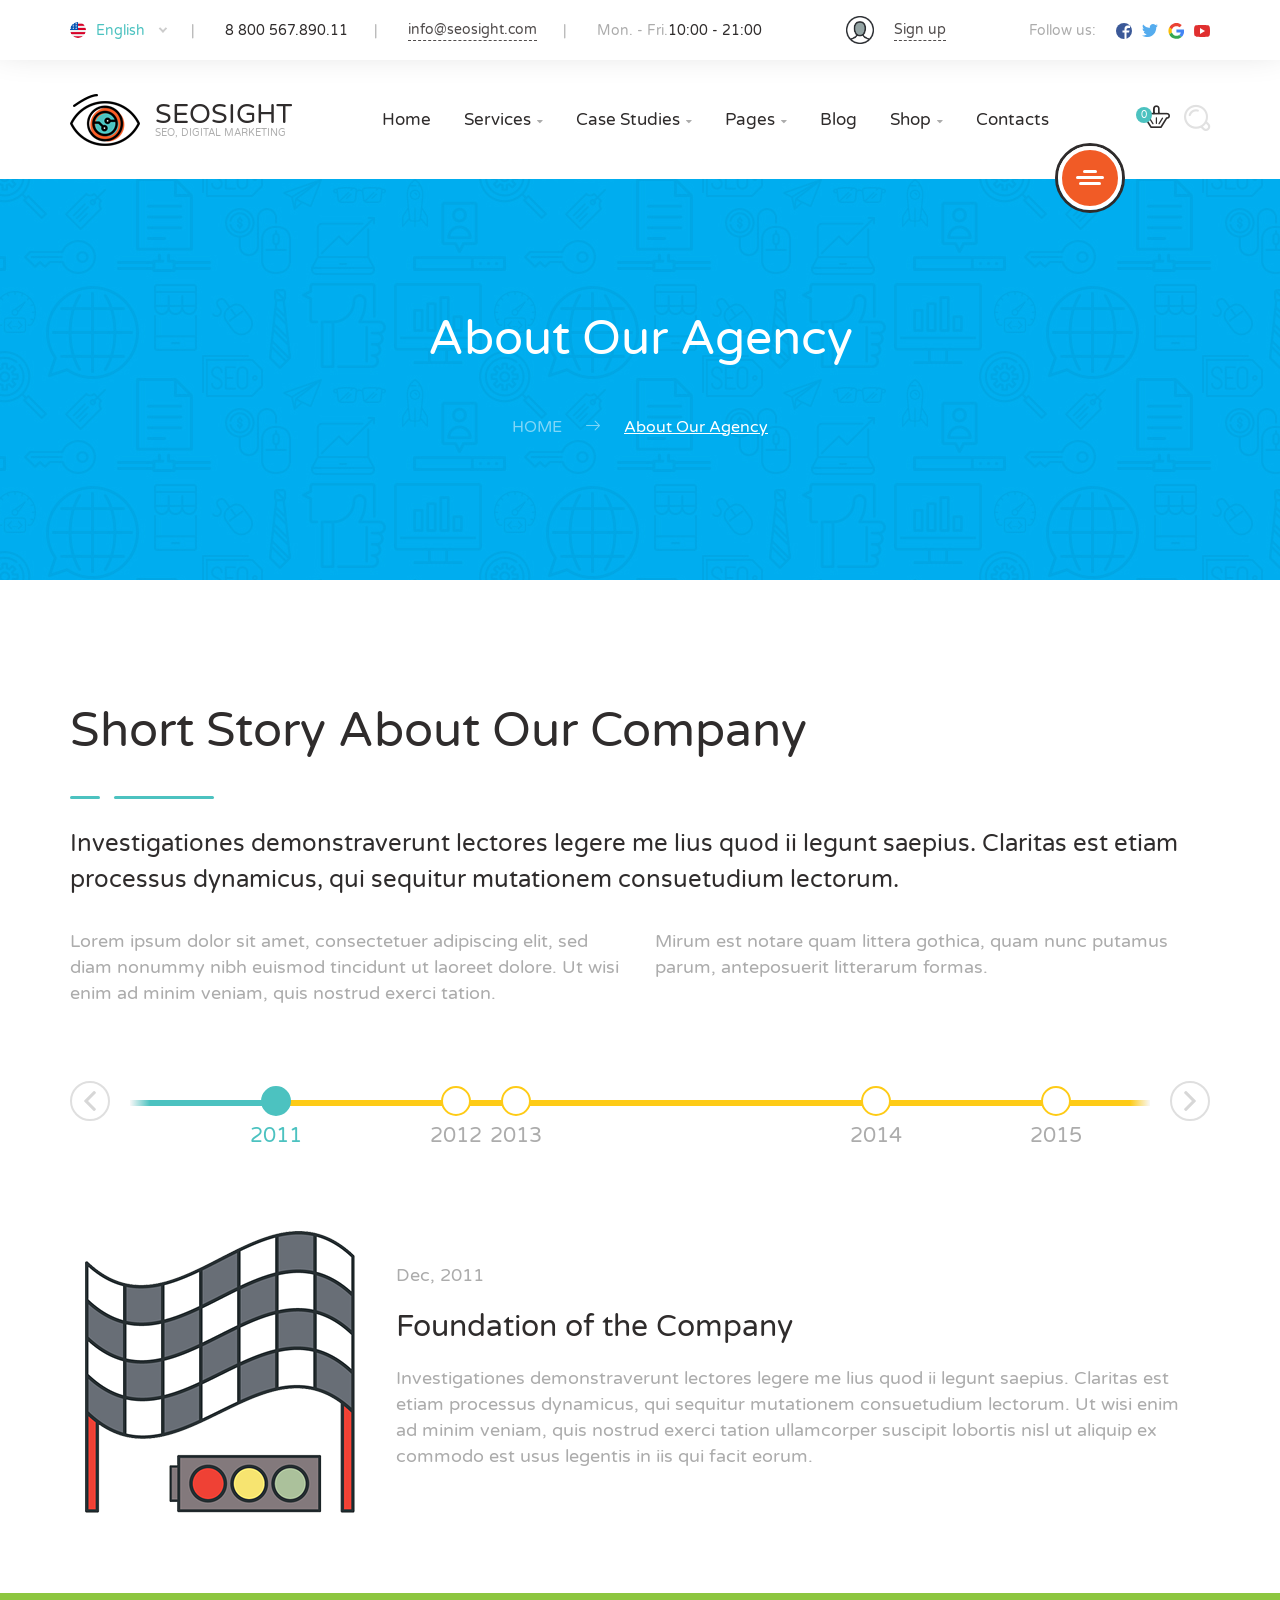
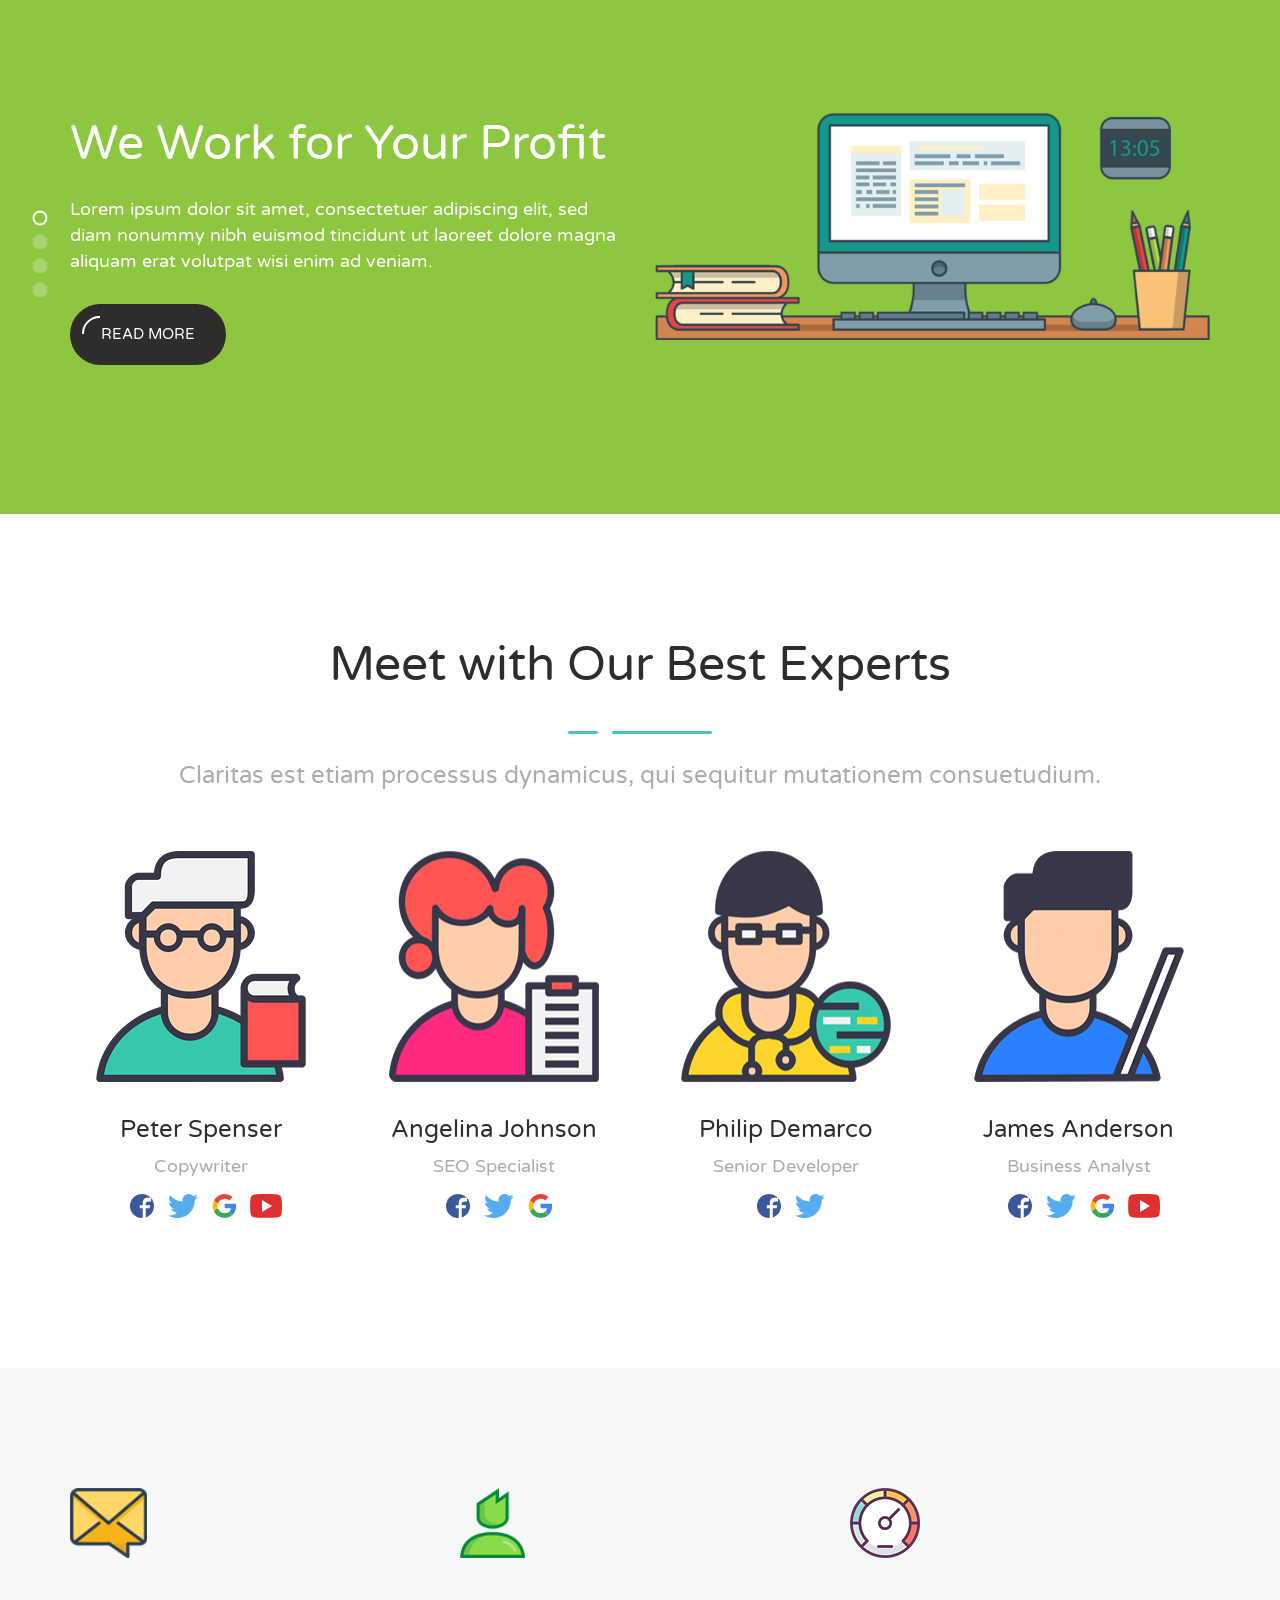
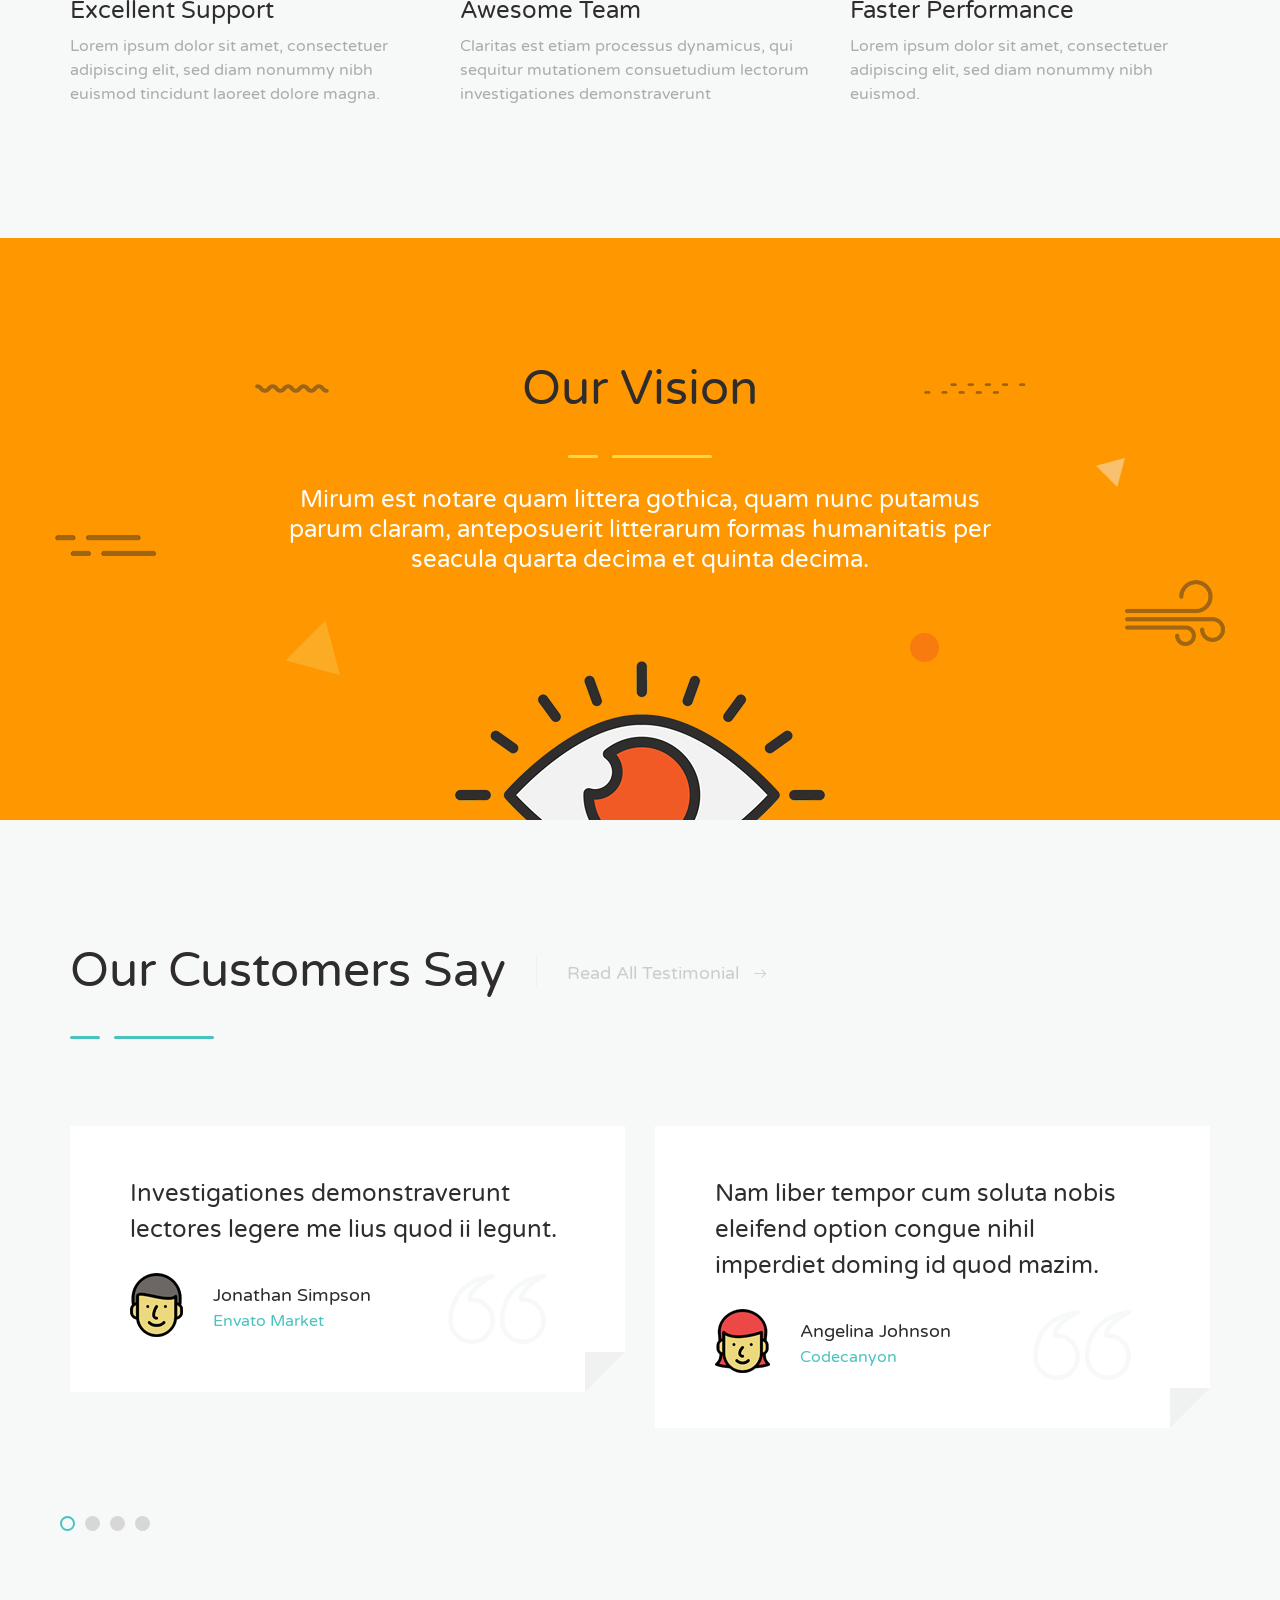
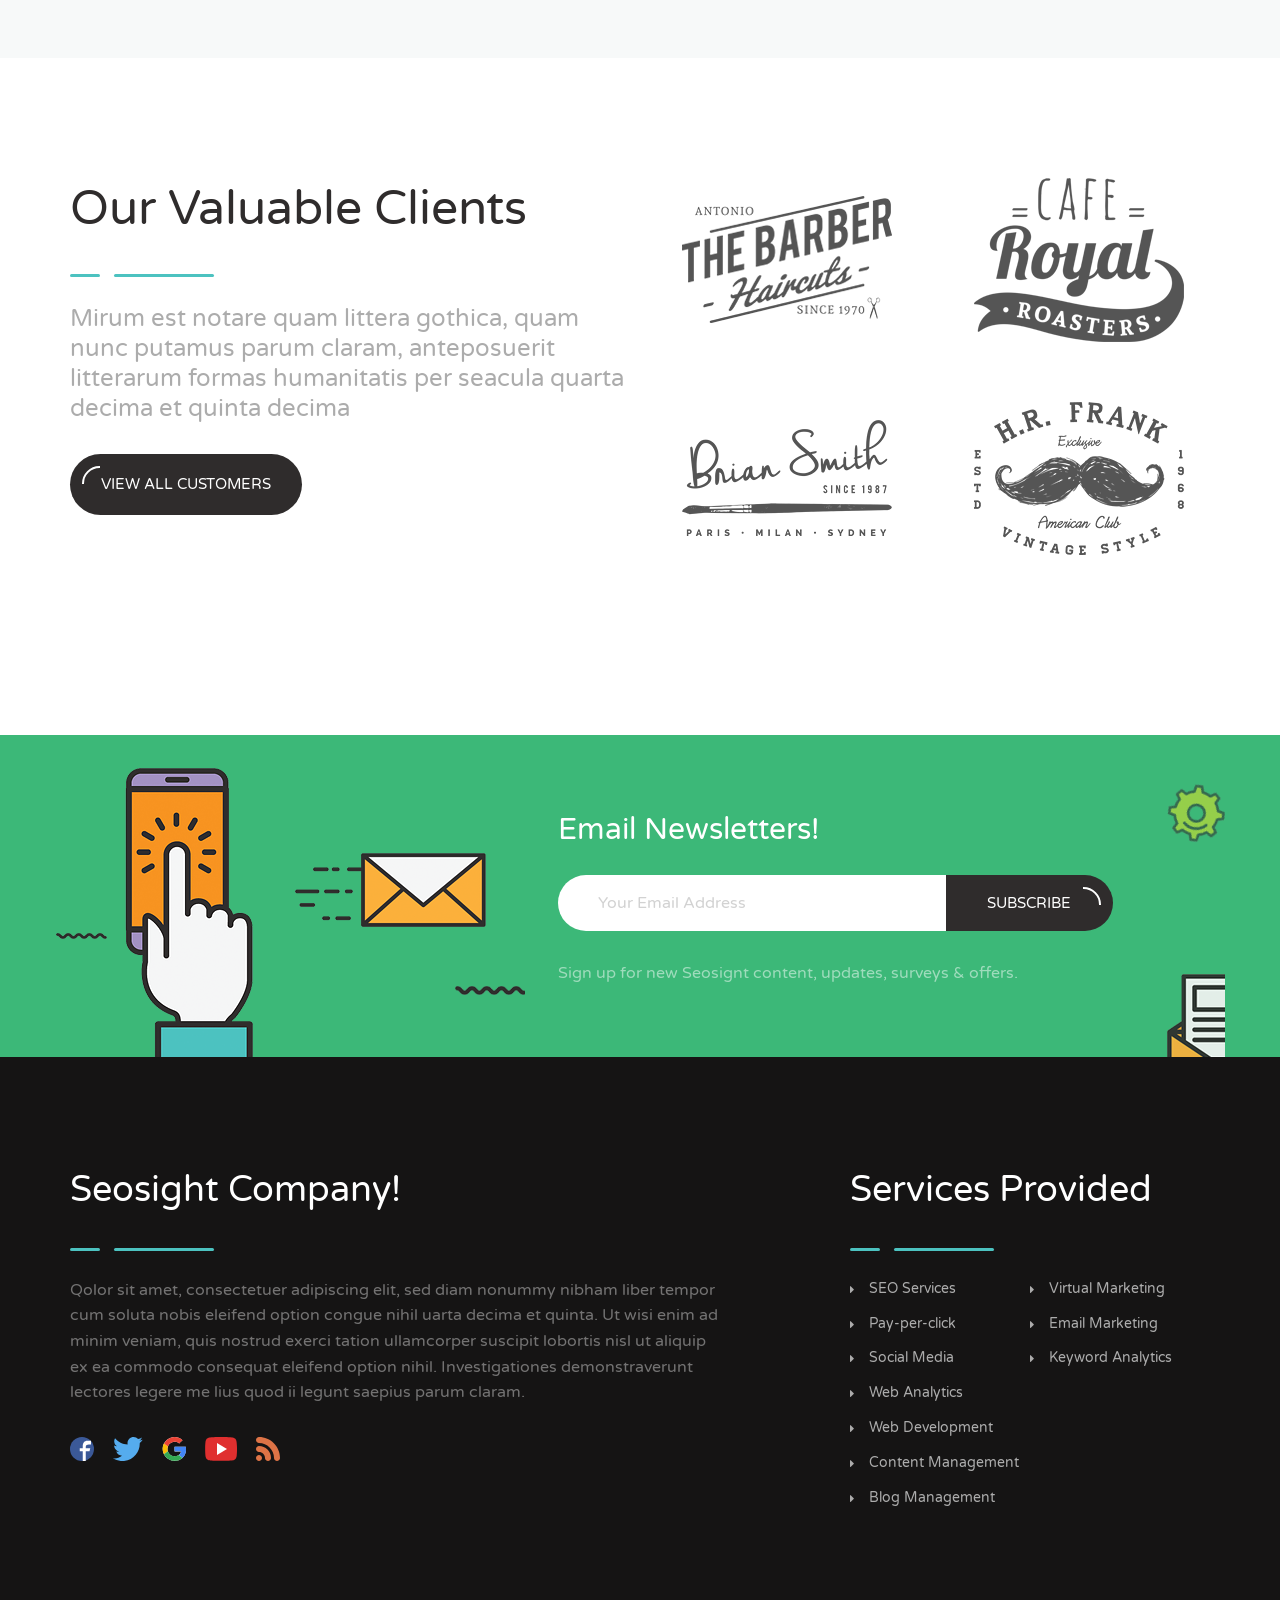
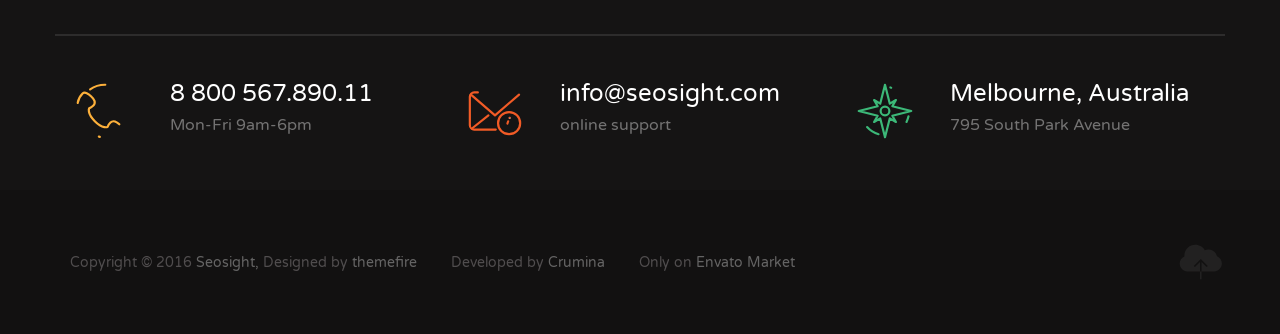
<file: 02_abouts.html>
<!DOCTYPE html>
<html lang="en">
<head lang="en">
	<meta charset="UTF-8">
	<meta name="viewport" content="width=device-width, initial-scale=1, maximum-scale=1">
	<title>Seosight - Abouts</title>

	<link rel="stylesheet" type="text/css" href="css/fonts.css">
	<link rel="stylesheet" type="text/css" href="css/crumina-fonts.css">
	<link rel="stylesheet" type="text/css" href="css/normalize.css">
	<link rel="stylesheet" type="text/css" href="css/grid.css">
	<link rel="stylesheet" type="text/css" href="css/base.css">
	<link rel="stylesheet" type="text/css" href="css/blocks.css">
	<link rel="stylesheet" type="text/css" href="css/layouts.css">
	<link rel="stylesheet" type="text/css" href="css/modules.css">
	<link rel="stylesheet" type="text/css" href="css/widgets-styles.css">
	<link rel="stylesheet" type="text/css" href="css/ion.rangeSlider.css">


	<!--Plugins styles-->

	<link rel="stylesheet" type="text/css" href="css/jquery.mCustomScrollbar.css">
	<link rel="stylesheet" type="text/css" href="css/swiper.min.css">
	<link rel="stylesheet" type="text/css" href="css/primary-menu.css">
	<link rel="stylesheet" type="text/css" href="css/magnific-popup.css">

	<!--Styles for RTL-->

	<!--<link rel="stylesheet" type="text/css" href="css/rtl.css">-->


	<link href='https://fonts.googleapis.com/css?family=Varela+Round' rel='stylesheet' type='text/css'>

</head>

<body>

<!--<div id="hellopreloader">
	<div class="preloader">
		<svg width="58" height="58">
			<g fill="none" fill-rule="evenodd" stroke="#FFF" stroke-width="1.5" transform="translate(2 1)">
				<circle cx="42.601" cy="11.462" r="5" fill="#fff">
					<animate attributeName="fill-opacity" begin="0s" calcMode="linear" dur="1.3s" repeatCount="indefinite" values="1;0;0;0;0;0;0;0" />
				</circle>
				<circle cx="49.063" cy="27.063" r="5" fill="none">
					<animate attributeName="fill-opacity" begin="0s" calcMode="linear" dur="1.3s" repeatCount="indefinite" values="0;1;0;0;0;0;0;0" />
				</circle>
				<circle cx="42.601" cy="42.663" r="5" fill="none">
					<animate attributeName="fill-opacity" begin="0s" calcMode="linear" dur="1.3s" repeatCount="indefinite" values="0;0;1;0;0;0;0;0" />
				</circle>
				<circle cx="27" cy="49.125" r="5" fill="none">
					<animate attributeName="fill-opacity" begin="0s" calcMode="linear" dur="1.3s" repeatCount="indefinite" values="0;0;0;1;0;0;0;0" />
				</circle>
				<circle cx="11.399" cy="42.663" r="5" fill="none">
					<animate attributeName="fill-opacity" begin="0s" calcMode="linear" dur="1.3s" repeatCount="indefinite" values="0;0;0;0;1;0;0;0" />
				</circle>
				<circle cx="4.938" cy="27.063" r="5" fill="none">
					<animate attributeName="fill-opacity" begin="0s" calcMode="linear" dur="1.3s" repeatCount="indefinite" values="0;0;0;0;0;1;0;0" />
				</circle>
				<circle cx="11.399" cy="11.462" r="5" fill="none">
					<animate attributeName="fill-opacity" begin="0s" calcMode="linear" dur="1.3s" repeatCount="indefinite" values="0;0;0;0;0;0;1;0" />
				</circle>
				<circle cx="27" cy="5" r="5" fill="none">
					<animate attributeName="fill-opacity" begin="0s" calcMode="linear" dur="1.3s" repeatCount="indefinite" values="0;0;0;0;0;0;0;1" />
				</circle>
			</g>
		</svg>
		<div class="text">Loading ...</div>
	</div>
</div>-->

<div class="top-bar">
	<div class="container">

		<div class="top-bar-contact">
			<div class="contact-item">
				<img loading="lazy" src="img/united-states-of-america.png" class="flags" alt="flag">
				<select>
					<option value="1">English</option>
					<option value="2">Germany</option>
					<option value="3">Ukrainian</option>
				</select>
			</div>

			<div class="contact-item">
				8 800 567.890.11
			</div>

			<div class="contact-item">
				<a href="#">info@seosight.com</a>
			</div>

			<div class="contact-item">
				<span>Mon. - Fri.</span> 10:00 - 21:00
			</div>
		</div>

		<div class="login-block">
			<img loading="lazy" src="img/signin_color.png" class="sign-in-dark">
			<a class="js-window-popup" href="#">Sign up</a>
		</div>

		<div class="follow_us">
			<span>Follow us:</span>
			<div class="socials">

				<a href="" class="social__item">
					<img loading="lazy" src="svg/circle-facebook.svg" alt="facebook">
				</a>

				<a href="" class="social__item">
					<img loading="lazy" src="svg/twitter.svg" alt="twitter">
				</a>

				<a href="" class="social__item">
					<img loading="lazy" src="svg/google.svg" alt="google">
				</a>

				<a href="" class="social__item">
					<img loading="lazy" src="svg/youtube.svg" alt="youtube">
				</a>

			</div>
		</div>

		<a href="#" class="top-bar-close" id="top-bar-close-js">
			<span></span>
			<span></span>
		</a>

	</div>
</div>

<!-- Header -->

<header class="header" id="site-header">
	<a href="#" id="top-bar-js" class="top-bar-link">
		<i class="seosight-icon seoicon-arrow-to-bottom"></i>
	</a>

	<div class="container">

		<div class="header-content-wrapper">

			<div class="logo">
				<a href="index.html" class="full-block-link"></a>
				<img loading="lazy" src="img/logo-eye.png" alt="Seosight">
				<div class="logo-text">
					<div class="logo-title">Seosight</div>
					<div class="logo-sub-title">SEO, Digital Marketing</div>
				</div>
			</div>

			<nav id="primary-menu" class="primary-menu">

				<a href='javascript:void(0)' id="menu-icon-trigger" class="menu-icon-trigger showhide">
					<span class="mob-menu--title">Menu</span>
					<span id="menu-icon-wrapper" class="menu-icon-wrapper" style="visibility: hidden">
                            <svg width="1000px" height="1000px">
                                <path id="pathD" d="M 300 400 L 700 400 C 900 400 900 750 600 850 A 400 400 0 0 1 200 200 L 800 800"></path>
                                <path id="pathE" d="M 300 500 L 700 500"></path>
                                <path id="pathF" d="M 700 600 L 300 600 C 100 600 100 200 400 150 A 400 380 0 1 1 200 800 L 800 200"></path>
                            </svg>
                        </span>
				</a>

				<!-- menu-icon-wrapper -->

				<ul class="primary-menu-menu">
					<li class="menu-item-has-children">
						<a href="index.html">Home</a>
					</li>

					<li class="">
						<a href="03_services.html">Services</a>
						<ul class="dropdown">
							<li class="megamenu-item-info">
								<h5 class="megamenu-item-info-title">List of Services</h5>
								<p class="megamenu-item-info-text">Choose a Service</p>
							</li>
							<li class="hover-ver2">
								<a href="05_service_details_localseo.html"><i class="seoicon-pin-map"></i>
									Local SEO
								</a>
							</li>
							<li class="hover-ver2">
								<a href="07_service_email_marketing.html"><i class="seoicon-mail-send"></i>
									Email Marketing
								</a>
							</li>
							<li class="hover-ver2">
								<a href="06_service_detail.html"><i class="seoicon-chat-comment"></i>
									Social Media Marketing
								</a>
							</li>
							<li class="menu-item-has-children hover-ver2">
								<a href="04_service_detail_seo.html">
									<i class="seoicon-search"></i>
									Search Engine Optimization
								</a>
							</li>
							<li class="hover-ver2">
								<a href="08_service_ppc_management.html"><i class="seoicon-button"></i>
									Pay Per Click Management
								</a>
							</li>
							<li class="menu-item-has-children hover-ver2">
								<a href="03_services.html">
									<i class="seoicon-pie-graph-split"></i>
									Services Promo List
								</a>
							</li>
						</ul>
					</li>

					<li class="">
						<a href="#">Case Studies</a>
						<ul class="dropdown">
							<li class="">
								<a href="11_case_studies.html">
									Case Studies Page
									<i class="seoicon-right-arrow"></i>
								</a>
							</li>

							<li class="">
								<a href="12_project_details_ver_01.html">
									Project details ver1
									<i class="seoicon-right-arrow"></i>
								</a>
							</li>
							<li class="">
								<a href="13_project_details_ver_02.html">
									Project details ver2
									<i class="seoicon-right-arrow"></i>
								</a>
							</li>
						</ul>
					</li>

					<li class="has-megamenu menu-item-has-children">
						<a href="#">Pages</a>

						<div class="megamenu" style="background-image: url('img/menu-bg.png');">
							<div class="megamenu-row">

								<div class="col3">
									<ul>
										<li class="megamenu-item-info">
											<h5 class="megamenu-item-info-title">Standard Pages</h5>
											<p class="megamenu-item-info-text">Pages that every website needs.</p>
										</li>

										<li>
											<a href="02_abouts.html">Our Agency<i class="seoicon-right-arrow"></i></a>
										</li>
										<li>
											<a href="21_seo_analysis.html">SEO Analysis<i class="seoicon-right-arrow"></i></a>
										</li>

										<li>
											<a href="10_testimonials.html">Testimonials
												<i class="seoicon-right-arrow"></i></a>
										</li>
										<li>
											<a href="09_our_clients.html">Our Special Clients<i class="seoicon-right-arrow"></i></a>
										</li>
										<li>
											<a href="34_pricing-tables.html">Pricing Packages<i class="seoicon-right-arrow"></i></a>
										</li>
										<li>
											<a href="404.html">404 Page<i class="seoicon-right-arrow"></i></a>
										</li>
									</ul>
								</div>
								<div class="col3">
									<ul>
										<li class="megamenu-item-info">
											<h5 class="megamenu-item-info-title">Features</h5>
											<p class="megamenu-item-info-text">Features of Our Digital Agency.</p>
										</li>

										<li>
											<a href="36_slider-with-photo.html">Main slider with photo<i class="seoicon-right-arrow"></i></a>
										</li>
										<li>
											<a href="25_navigation-flat.html">Stunning Headers<i class="seoicon-right-arrow"></i></a>
										</li>

										<li>
											<a href="37_navigation-with-photo.html">Sub-headers with photo<i class="seoicon-right-arrow"></i></a>
										</li>

										<li>
											<a href="38_photo-elements.html">Photo elements<i class="seoicon-right-arrow"></i></a>
										</li>

										<li>
											<a href="32_testimonials.html">Our Testimonials<i class="seoicon-right-arrow"></i></a>
										</li>

									</ul>
								</div>
								<div class="col3">
									<ul>

										<li class="megamenu-item-info">
											<h5 class="megamenu-item-info-title">Web Elements</h5>
											<p class="megamenu-item-info-text">Awesome header and title style
												variations and many more.</p>
										</li>

										<li>
											<a href="typography.html">Typography<i class="seoicon-right-arrow"></i></a>
										</li>
										<li>
											<a href="33_charts_counters.html">Charts &amp; Graphs<i class="seoicon-right-arrow"></i></a>
										</li>
										<li>
											<a href="buttons.html">Buttons<i class="seoicon-right-arrow"></i></a>
										</li>

										<li>
											<a href="28_popup-search.html">Popup Search<i class="seoicon-right-arrow"></i></a>
										</li>

									</ul>
								</div>


								<div class="col3">
									<ul>
										<li>
											<div class="google-logo">
												<img loading="lazy" src="img/google-logo.png" alt="logo">
											</div>

											<p class="google-text">The Yoast Analytics plugin lets you easily
												connect your website to Google Analytics and keep track of all
												your site traffic and key metrics in real-time.
											</p>
										</li>
									</ul>
								</div>

							</div>
						</div>
					</li>
					<li class="">
						<a href="14_blog.html">Blog</a>
					</li>
					<li class="">
						<a href="#">Shop</a>
						<ul class="dropdown">
							<li class="">
								<a href="16_shop.html">
									Shop Page
									<i class="seoicon-right-arrow"></i>
								</a>
							</li>
							<li class="">
								<a href="17_product_details.html">
									Product Details
									<i class="seoicon-right-arrow"></i>
								</a>
							</li>
							<li class="">
								<a href="20_checkout.html">
									Checkout
									<i class="seoicon-right-arrow"></i>
								</a>
							</li>
							<li class="">
								<a href="19_cart.html">
									Shopping Cart
									<i class="seoicon-right-arrow"></i>
								</a>
							</li>
						</ul>

					</li>

					<li class="">
						<a href="22_contacts.html">Contacts</a>
					</li>
				</ul>
			</nav>

			<ul class="nav-add">
				<li class="cart">

					<a href="#" class="js-cart-animate">
						<i class="seoicon-basket"></i>
						<span class="cart-count">0</span>
					</a>

					<div class="cart-popup-wrap">
						<div class="popup-cart">
							<h4 class="title-cart">No products in the cart!</h4>
							<p class="subtitle">Please make your choice.</p>
							<div class="btn btn-small btn--dark">
								<span class="text">view all catalog</span>
							</div>
						</div>
					</div>

				</li>

				<li class="search search_main">
					<a href="#" class="js-open-search">
						<i class="seoicon-loupe"></i>
					</a>
				</li>
			</ul>

			<div class="user-menu open-overlay">
				<a href="#" class="user-menu-content  js-open-aside">
					<span></span>
					<span></span>
					<span></span>
				</a>
			</div>
		</div>

	</div>

</header>


<!-- ... End Header -->

<!-- Right-menu -->

<div class="mCustomScrollbar">
	<div class="popup right-menu">

		<div class="right-menu-wrap">

			<div class="user-menu-close js-close-aside">
				<a href="#" class="user-menu-content  js-clode-aside">
					<span></span>
					<span></span>
				</a>
			</div>

			<div class="logo">
				<a href="index.html" class="full-block-link"></a>
				<img loading="lazy" src="img/logo-eye.png" alt="Seosight">
				<div class="logo-text">
					<div class="logo-title">Seosight</div>
				</div>
			</div>

			<p class="text">Investigationes demonstraverunt lectores legere me lius quod
				ii legunt saepius est etiam processus dynamicus.
			</p>

		</div>

		<div class="widget login">

			<h4 class="login-title">Sign In to Your Account</h4>
			<input class="input-standard-grey" placeholder="Username or Email" type="text">
			<input class="password input-standard-grey" placeholder="Password" type="password">
			<div class="login-btn-wrap">

				<div class="btn btn-medium btn--dark btn-hover-shadow">
					<span class="text">login now</span>
					<span class="semicircle"></span>
				</div>

				<div class="remember-wrap">

					<div class="checkbox">
						<input id="remember" type="checkbox" name="remember" value="remember">
						<label for="remember">Remember Me</label>
					</div>

				</div>

			</div>

			<div class="helped">Lost your password?</div>
			<div class="helped js-window-popup">Register Now</div>

		</div>

		<div class="widget contacts">

			<h4 class="contacts-title">Get In Touch</h4>
			<p class="contacts-text">Lorem ipsum dolor sit amet, duis metus ligula amet in purus,
				vitae donec vestibulum enim, tincidunt massa sit, convallis ipsum.
			</p>

			<div class="contacts-item">
				<img loading="lazy" src="img/contact4.png" alt="phone">
				<div class="content">
					<a href="#" class="title">8 800 567.890.11</a>
					<p class="sub-title">Mon-Fri 9am-6pm</p>
				</div>
			</div>

			<div class="contacts-item">
				<img loading="lazy" src="img/contact5.png" alt="phone">
				<div class="content">
					<a href="#" class="title">info@seosight.com</a>
					<p class="sub-title">online support</p>
				</div>
			</div>

			<div class="contacts-item">
				<img loading="lazy" src="img/contact6.png" alt="phone">
				<div class="content">
					<a href="#" class="title">Melbourne, Australia</a>
					<p class="sub-title">795 South Park Avenue</p>
				</div>
			</div>

		</div>

	</div>

</div>

<!-- ... End Right-menu -->

<div class="content-wrapper">

	<!-- Stunning header -->

	<div class="stunning-header stunning-header-bg-lightblue">
		<div class="stunning-header-content">
			<h1 class="stunning-header-title">About Our Agency</h1>
			<ul class="breadcrumbs">
				<li class="breadcrumbs-item">
					<a href="index.html">Home</a>
					<i class="seoicon-right-arrow"></i>
				</li>
				<li class="breadcrumbs-item active">
					<span>About Our Agency</span>
					<i class="seoicon-right-arrow"></i>
				</li>
			</ul>
		</div>
	</div>

	<!-- End Stunning header -->

	<div class="container">
		<div class="row pt120">
			<div class="col-lg-12">
				<div class="heading mb30">
					<h4 class="h1 heading-title">Short Story About Our Company</h4>
					<div class="heading-line">
						<span class="short-line"></span>
						<span class="long-line"></span>
					</div>

					<h5 class="heading-subtitle">Investigationes demonstraverunt lectores legere me lius quod ii legunt
						saepius. Claritas est etiam processus dynamicus, qui sequitur mutationem consuetudium lectorum.
					</h5>
				</div>
			</div>

			<div class="col-lg-6">
				<p>Lorem ipsum dolor sit amet, consectetuer adipiscing elit, sed diam nonummy nibh euismod tincidunt ut
					laoreet dolore. Ut wisi enim ad minim veniam, quis nostrud exerci tation.
				</p>
			</div>

			<div class="col-lg-6">
				<p>Mirum est notare quam littera gothica, quam nunc putamus parum, anteposuerit litterarum formas.</p>
			</div>

		</div>
	</div>


	<!-- Time line -->

	<div class="container">

		<div class="row">

			<div class="col-lg-12">

				<section class="cd-horizontal-timeline">
					<div class="timeline">
						<div class="events-wrapper">
							<div class="events">
								<ol>
									<li><a href="#0" data-date="16/12/2011" class="selected">2011</a></li>
									<li><a href="#0" data-date="28/09/2012">2012</a></li>
									<li><a href="#0" data-date="05/01/2013">2013</a></li>
									<li><a href="#0" data-date="10/09/2014">2014</a></li>
									<li><a href="#0" data-date="07/05/2015">2015</a></li>
									<li><a href="#0" data-date="20/12/2016">2016</a></li>
									<!-- other dates here -->
								</ol>

								<span class="filling-line" aria-hidden="true"></span>
							</div> <!-- .events -->
						</div> <!-- .events-wrapper -->

						<ul class="cd-timeline-navigation">
							<li><a href="#0" class="prev inactive seoicon-play">Prev</a></li>
							<li><a href="#0" class="next seoicon-play">Next</a></li>
						</ul> <!-- .cd-timeline-navigation -->
					</div> <!-- .timeline -->

					<div class="events-content">
						<ol>
							<li class="selected" data-date="16/12/2011">
								<div class="row">
									<div class="col-lg-3 col-md-3 col-sm-3 col-xs-12 table-cell">
										<div class="time-line-thumb">
											<img loading="lazy" src="img/time-line-thumb.png" alt="time-line">
										</div>
									</div>

									<div class="col-lg-8 col-lg-offset-1 col-md-8 col-md-offset-1 col-sm-9 col-xs-12 table-cell">
										<div class="time-line-content">
											<h6 class="time-line-subtitle">Dec, 2011</h6>
											<h5 class="time-line-title">Foundation of the Company</h5>
											<p class="time-line-text">Investigationes demonstraverunt lectores legere me lius quod ii legunt
												saepius. Claritas est etiam processus dynamicus, qui sequitur mutationem consuetudium
												lectorum. Ut wisi enim ad minim veniam, quis nostrud exerci tation ullamcorper suscipit
												lobortis nisl ut aliquip ex commodo est usus legentis in iis qui facit eorum.
											</p>
										</div>
									</div>
								</div>

							</li>

							<li data-date="28/09/2012">

								<div class="row">
									<div class="col-lg-3 col-md-3 col-sm-3 col-xs-12 table-cell">
										<div class="time-line-thumb">
											<img loading="lazy" src="img/time-line-thumb.png" alt="time-line">
										</div>
									</div>

									<div class="col-lg-8 col-lg-offset-1 col-md-8 col-md-offset-1 col-sm-9 col-xs-12 table-cell">
										<div class="time-line-content">
											<h6 class="time-line-subtitle">Sept, 2012</h6>
											<h5 class="time-line-title">Foundation of the Company</h5>
											<p class="time-line-text">Investigationes demonstraverunt lectores legere me lius quod ii legunt
												saepius. Claritas est etiam processus dynamicus, qui sequitur mutationem consuetudium
												lectorum. Ut wisi enim ad minim veniam, quis nostrud exerci tation ullamcorper suscipit
												lobortis nisl ut aliquip ex commodo est usus legentis in iis qui facit eorum.
											</p>
										</div>
									</div>
								</div>

							</li>

							<li data-date="05/01/2013">

								<div class="row">
									<div class="col-lg-3 col-md-3 col-sm-3 col-xs-12 table-cell">
										<div class="time-line-thumb">
											<img loading="lazy" src="img/time-line-thumb.png" alt="time-line">
										</div>
									</div>

									<div class="col-lg-8 col-lg-offset-1 col-md-8 col-md-offset-1 col-sm-9 col-xs-12 table-cell">
										<div class="time-line-content">
											<h6 class="time-line-subtitle">Jan, 2013</h6>
											<h5 class="time-line-title">Foundation of the Company</h5>
											<p class="time-line-text">Investigationes demonstraverunt lectores legere me lius quod ii legunt
												saepius. Claritas est etiam processus dynamicus, qui sequitur mutationem consuetudium
												lectorum. Ut wisi enim ad minim veniam, quis nostrud exerci tation ullamcorper suscipit
												lobortis nisl ut aliquip ex commodo est usus legentis in iis qui facit eorum.
											</p>
										</div>
									</div>
								</div>

							</li>

							<li class="" data-date="10/09/2014">
								<div class="row">
									<div class="col-lg-3 col-md-3 col-sm-3 col-xs-12 table-cell">
										<div class="time-line-thumb">
											<img loading="lazy" src="img/time-line-thumb.png" alt="time-line">
										</div>
									</div>

									<div class="col-lg-8 col-lg-offset-1 col-md-8 col-md-offset-1 col-sm-9 col-xs-12 table-cell">
										<div class="time-line-content">
											<h6 class="time-line-subtitle">Sept, 2014</h6>
											<h5 class="time-line-title">Foundation of the Company</h5>
											<p class="time-line-text">Investigationes demonstraverunt lectores legere me lius quod ii legunt
												saepius. Claritas est etiam processus dynamicus, qui sequitur mutationem consuetudium
												lectorum. Ut wisi enim ad minim veniam, quis nostrud exerci tation ullamcorper suscipit
												lobortis nisl ut aliquip ex commodo est usus legentis in iis qui facit eorum.
											</p>
										</div>
									</div>
								</div>
							</li>

							<li data-date="07/05/2015">

								<div class="row">
									<div class="col-lg-3 col-md-3 col-sm-3 col-xs-12 table-cell">
										<div class="time-line-thumb">
											<img loading="lazy" src="img/time-line-thumb.png" alt="time-line">
										</div>
									</div>

									<div class="col-lg-8 col-md-8 col-md-offset-1 col-sm-12 col-xs-12 col-lg-offset-1 table-cell">
										<div class="time-line-content">
											<h6 class="time-line-subtitle">May, 2015</h6>
											<h5 class="time-line-title">Foundation of the Company</h5>
											<p class="time-line-text">Investigationes demonstraverunt lectores legere me lius quod ii legunt
												saepius. Claritas est etiam processus dynamicus, qui sequitur mutationem consuetudium
												lectorum. Ut wisi enim ad minim veniam, quis nostrud exerci tation ullamcorper suscipit
												lobortis nisl ut aliquip ex commodo est usus legentis in iis qui facit eorum.
											</p>
										</div>
									</div>
								</div>

							</li>

							<li data-date="20/12/2016">

								<div class="row">
									<div class="col-lg-3 col-md-3 col-sm-3 col-xs-12 table-cell">
										<div class="time-line-thumb">
											<img loading="lazy" src="img/time-line-thumb.png" alt="time-line">
										</div>
									</div>

									<div class="col-lg-8 col-md-8 col-md-offset-1 col-sm-12 col-xs-12 col-lg-offset-1 table-cell">
										<div class="time-line-content">
											<h6 class="time-line-subtitle">Dec, 2016</h6>
											<h5 class="time-line-title">Foundation of the Company</h5>
											<p class="time-line-text">Investigationes demonstraverunt lectores legere me lius quod ii legunt
												saepius. Claritas est etiam processus dynamicus, qui sequitur mutationem consuetudium
												lectorum. Ut wisi enim ad minim veniam, quis nostrud exerci tation ullamcorper suscipit
												lobortis nisl ut aliquip ex commodo est usus legentis in iis qui facit eorum.
											</p>
										</div>
									</div>
								</div>

							</li>

							<!-- other descriptions here -->
						</ol>
					</div> <!-- .events-content -->
				</section>

			</div>

		</div>

	</div>

	<!-- End Time line -->


	<!-- Slider Profit -->

	<div class="section bg-greendark-color">

		<div class="container">

			<div class="slider-profit-wrap">

				<!-- Slider main container -->
				<div class="swiper-container auto-height pagination-vertical" data-direction="vertical" data-loop="false" data-mouse-scroll="true">

					<div class="swiper-wrapper">

						<div class="slider-profit swiper-slide">
							<div class="row medium-padding120">
								<div class="col-lg-6 col-md-6 col-sm-12 col-xs-12">
									<div class="heading">
										<h4 class="h1 heading-title c-white mb30">We Work for Your Profit</h4>
										<p class="c-white">Lorem ipsum dolor sit amet, consectetuer adipiscing elit, sed diam nonummy
											nibh euismod tincidunt ut laoreet dolore magna aliquam erat volutpat wisi enim ad veniam.
										</p>
									</div>

									<a href="21_seo_analysis.html" class="btn btn-medium btn--dark btn-hover-shadow">
										<span class="text">Read More</span>
										<span class="semicircle"></span>
									</a>
								</div>

								<div class="col-lg-6 col-md-6 col-sm-12 col-xs-12">
									<div class="slider-profit-thumb">
										<img loading="lazy" src="img/profit.png" alt="profit">
									</div>
								</div>
							</div>
						</div>

						<div class="slider-profit swiper-slide">
							<div class="row medium-padding120">
								<div class="col-lg-6 col-md-6 col-sm-12 col-xs-12">
									<div class="heading">
										<h4 class="h1 heading-title c-white mb30">We Work for Your Profit</h4>
										<p class="c-white">Lorem ipsum dolor sit amet, consectetuer adipiscing elit, sed diam nonummy
											nibh euismod tincidunt ut laoreet dolore magna aliquam erat volutpat wisi enim ad veniam.
										</p>
									</div>

									<a href="21_seo_analysis.html" class="btn btn-medium btn--dark btn-hover-shadow">
										<span class="text">Read More</span>
										<span class="semicircle"></span>
									</a>
								</div>

								<div class="col-lg-6 col-md-6 col-sm-12 col-xs-12">
									<div class="slider-profit-thumb">
										<img loading="lazy" src="img/profit.png" alt="profit">
									</div>
								</div>
							</div>
						</div>

						<div class="slider-profit swiper-slide">
							<div class="row medium-padding120">
								<div class="col-lg-6 col-md-6 col-sm-12 col-xs-12">
									<div class="heading">
										<h4 class="h1 heading-title c-white mb30">We Work for Your Profit</h4>
										<p class="c-white">Lorem ipsum dolor sit amet, consectetuer adipiscing elit, sed diam nonummy
											nibh euismod tincidunt ut laoreet dolore magna aliquam erat volutpat wisi enim ad veniam.
										</p>
									</div>

									<a href="21_seo_analysis.html" class="btn btn-medium btn--dark btn-hover-shadow">
										<span class="text">Read More</span>
										<span class="semicircle"></span>
									</a>
								</div>

								<div class="col-lg-6 col-md-6 col-sm-12 col-xs-12">
									<div class="slider-profit-thumb">
										<img loading="lazy" src="img/profit.png" alt="profit">
									</div>
								</div>
							</div>
						</div>

						<div class="slider-profit swiper-slide">
							<div class="row medium-padding120">
								<div class="col-lg-6 col-md-6 col-sm-12 col-xs-12">
									<div class="heading">
										<h4 class="h1 heading-title c-white mb30">We Work for Your Profit</h4>
										<p class="c-white">Lorem ipsum dolor sit amet, consectetuer adipiscing elit, sed diam nonummy
											nibh euismod tincidunt ut laoreet dolore magna aliquam erat volutpat wisi enim ad veniam.
										</p>
									</div>

									<a href="21_seo_analysis.html" class="btn btn-medium btn--dark btn-hover-shadow">
										<span class="text">Read More</span>
										<span class="semicircle"></span>
									</a>
								</div>

								<div class="col-lg-6 col-md-6 col-sm-12 col-xs-12">
									<div class="slider-profit-thumb">
										<img loading="lazy" src="img/profit.png" alt="profit">
									</div>
								</div>
							</div>
						</div>
					</div>

					<!-- If we need pagination -->
					<div class="swiper-pagination"></div>
				</div>
			</div>
		</div>
	</div>

	<!-- End Slider Profit -->


	<!-- Team members -->

	<div class="container">
		<div class="row pt120 mb30">

			<div class="col-lg-12">
				<div class="heading align-center">
					<h4 class="h1 heading-title">Meet with Our Best Experts</h4>
					<div class="heading-line">
						<span class="short-line"></span>
						<span class="long-line"></span>
					</div>
					<p class="heading-text">Claritas est etiam processus dynamicus, qui sequitur mutationem consuetudium.</p>
				</div>
			</div>

		</div>

		<div class="row pb120">
			<div class="col-lg-3 col-md-3 col-sm-6 col-xs-12">
				<div class="teammembers-item">
					<img loading="lazy" src="img/teammember1.png" alt="team member">
					<h5 class="teammembers-item-name">Peter Spenser</h5>
					<p class="teammembers-item-prof">Copywriter</p>

					<div class="socials">

						<a href="" class="social__item">
							<img loading="lazy" src="svg/circle-facebook.svg" alt="facebook">
						</a>

						<a href="" class="social__item">
							<img loading="lazy" src="svg/twitter.svg" alt="twitter">
						</a>

						<a href="" class="social__item">
							<img loading="lazy" src="svg/google.svg" alt="google">
						</a>

						<a href="" class="social__item">
							<img loading="lazy" src="svg/youtube.svg" alt="youtube">
						</a>

					</div>
				</div>
			</div>

			<div class="col-lg-3 col-md-3 col-sm-6 col-xs-12">
				<div class="teammembers-item">
					<img loading="lazy" src="img/teammember2.png" alt="team member">
					<h5 class="teammembers-item-name">Angelina Johnson</h5>
					<p class="teammembers-item-prof">SEO Specialist</p>

					<div class="socials">

						<a href="" class="social__item">
							<img loading="lazy" src="svg/circle-facebook.svg" alt="facebook">
						</a>

						<a href="" class="social__item">
							<img loading="lazy" src="svg/twitter.svg" alt="twitter">
						</a>

						<a href="" class="social__item">
							<img loading="lazy" src="svg/google.svg" alt="google">
						</a>


					</div>
				</div>
			</div>

			<div class="col-lg-3 col-md-3 col-sm-6 col-xs-12">
				<div class="teammembers-item">
					<img loading="lazy" src="img/teammember3.png" alt="team member">
					<h5 class="teammembers-item-name">Philip Demarco</h5>
					<p class="teammembers-item-prof">Senior Developer</p>

					<div class="socials">

						<a href="" class="social__item">
							<img loading="lazy" src="svg/circle-facebook.svg" alt="facebook">
						</a>

						<a href="" class="social__item">
							<img loading="lazy" src="svg/twitter.svg" alt="twitter">
						</a>


					</div>
				</div>
			</div>

			<div class="col-lg-3 col-md-3 col-sm-6 col-xs-12">
				<div class="teammembers-item">
					<img loading="lazy" src="img/teammember4.png" alt="team member">
					<h5 class="teammembers-item-name">James Anderson</h5>
					<p class="teammembers-item-prof">Business Analyst</p>

					<div class="socials">

						<a href="" class="social__item">
							<img loading="lazy" src="svg/circle-facebook.svg" alt="facebook">
						</a>

						<a href="" class="social__item">
							<img loading="lazy" src="svg/twitter.svg" alt="twitter">
						</a>

						<a href="" class="social__item">
							<img loading="lazy" src="svg/google.svg" alt="google">
						</a>

						<a href="" class="social__item">
							<img loading="lazy" src="svg/youtube.svg" alt="youtube">
						</a>

					</div>
				</div>
			</div>
		</div>
	</div>

	<!-- End Team members -->


	<!-- Info boxes -->


	<div class="container-fluid">
		<div class="row medium-padding120 bg-border-color">
			<div class="container">
				<div class="row">
					<div class="col-lg-4 col-md-4 col-sm-12 col-sx-12">
						<div class="info-box--standard">
							<div class="info-box-image f-none">
								<img loading="lazy" src="img/info-box20.png" alt="image">
							</div>
							<div class="info-box-content">
								<h5 class="info-box-title">Excellent Support</h5>
								<p class="text">Lorem ipsum dolor sit amet, consectetuer adipiscing elit,
									sed diam nonummy nibh euismod tincidunt laoreet dolore magna.
								</p>
							</div>
						</div>
					</div>

					<div class="col-lg-4 col-md-4 col-sm-12 col-sx-12">
						<div class="info-box--standard">
							<div class="info-box-image f-none">
								<img loading="lazy" src="img/info-box21.png" alt="image">
							</div>
							<div class="info-box-content">
								<h5 class="info-box-title">Awesome Team</h5>
								<p class="text">Claritas est etiam processus dynamicus, qui sequitur mutationem
									consuetudium lectorum investigationes demonstraverunt
								</p>
							</div>
						</div>
					</div>

					<div class="col-lg-4 col-md-4 col-sm-12 col-sx-12">
						<div class="info-box--standard">
							<div class="info-box-image f-none">
								<img loading="lazy" src="img/info-box22.png" alt="image">
							</div>
							<div class="info-box-content">
								<h5 class="info-box-title">Faster Performance</h5>
								<p class="text">Lorem ipsum dolor sit amet, consectetuer adipiscing elit,
									sed diam nonummy nibh euismod.
								</p>
							</div>
						</div>
					</div>
				</div>
			</div>
		</div>
	</div>

	<!-- End Info boxes -->

	<!-- Our vision -->

	<div class="container-fluid">
		<div class="row bg-orangedark-color">

			<div class="our-vision scrollme">
				<div class="container">
					<div class="row">
						<div class="col-lg-8 col-lg-offset-2 col-md-8 col-md-offset-2 col-sm-12 col-xs-12">
							<div class="heading align-center">
								<h4 class="h1 heading-title">Our Vision</h4>
								<div class="heading-line">
									<span class="short-line bg-yellow-color"></span>
									<span class="long-line bg-yellow-color"></span>
								</div>
								<p class="heading-text c-white">Mirum est notare quam littera gothica, quam nunc putamus parum
									claram, anteposuerit litterarum formas humanitatis per seacula quarta decima et quinta
									decima.
								</p>
							</div>
						</div>
					</div>
				</div>

				<img loading="lazy" src="img/elements.png" class="elements" alt="elements">
				<img loading="lazy" src="img/eye.png" class="eye" alt="eye">
			</div>
		</div>
	</div>


	<!-- End Our vision -->


	<!-- Testimonial slider -->


	<div class="container-fluid">
		<div class="row medium-padding120 bg-border-color">
			<div class="container">

				<div class="testimonial-arrow-slider">

					<div class="row">

						<div class="col-lg-12">
							<div class="heading">
								<h4 class="h1 heading-title">Our Customers Say</h4>
								<a href="#" class="read-more">Read All Testimonial
									<i class="seoicon-right-arrow"></i>
								</a>
								<div class="heading-line">
									<span class="short-line"></span>
									<span class="long-line"></span>
								</div>
							</div>
						</div>
					</div>

					<div class="row">

						<div class="swiper-container pagination-bottom">

							<div class="swiper-wrapper">

								<div class="case-slider-item swiper-slide">

									<div class="col-lg-6 col-md-6 col-sm-6 col-xs-12">

										<div class="testimonial-item testimonial-arrow mb30">
											<div class="testimonial-text">
												Investigationes demonstraverunt lectores legere me lius quod ii legunt.
											</div>

											<div class="author-info-wrap table">
												<div class="testimonial-img-author table-cell">
													<img loading="lazy" src="img/avatar.png" alt="author">
												</div>
												<div class="author-info table-cell">
													<h6 class="author-name">Jonathan Simpson</h6>
													<div class="author-company c-primary">Envato Market</div>
												</div>
											</div>

											<div class="quote">
												<i class="seoicon-quotes"></i>
											</div>

										</div>
									</div>

									<div class="col-lg-6 col-md-6 col-sm-6 col-xs-12">

										<div class="testimonial-item testimonial-arrow mb30">
											<div class="testimonial-text">
												Nam liber tempor cum soluta nobis eleifend option congue nihil imperdiet doming
												id quod mazim.
											</div>

											<div class="author-info-wrap table">
												<div class="testimonial-img-author table-cell">
													<img loading="lazy" src="img/avatar3.png" alt="author">
												</div>
												<div class="author-info table-cell">
													<h6 class="author-name">Angelina Johnson</h6>
													<div class="author-company c-primary">Codecanyon</div>
												</div>
											</div>

											<div class="quote">
												<i class="seoicon-quotes"></i>
											</div>

										</div>
									</div>

								</div>

								<div class="case-slider-item swiper-slide">

									<div class="col-lg-6 col-md-6 col-sm-6 col-xs-12">

										<div class="testimonial-item testimonial-arrow mb30">
											<div class="testimonial-text">
												Investigationes demonstraverunt lectores legere me lius quod ii legunt.
											</div>

											<div class="author-info-wrap table">
												<div class="testimonial-img-author table-cell">
													<img loading="lazy" src="img/avatar.png" alt="author">
												</div>
												<div class="author-info table-cell">
													<h6 class="author-name">Jonathan Simpson</h6>
													<div class="author-company c-primary">Envato Market</div>
												</div>
											</div>

											<div class="quote">
												<i class="seoicon-quotes"></i>
											</div>

										</div>
									</div>

									<div class="col-lg-6 col-md-6 col-sm-6 col-xs-12">

										<div class="testimonial-item testimonial-arrow mb30">
											<div class="testimonial-text">
												Nam liber tempor cum soluta nobis eleifend option congue nihil imperdiet doming
												id quod mazim.
											</div>

											<div class="author-info-wrap table">
												<div class="testimonial-img-author table-cell">
													<img loading="lazy" src="img/avatar3.png" alt="author">
												</div>
												<div class="author-info table-cell">
													<h6 class="author-name">Angelina Johnson</h6>
													<div class="author-company c-primary">Codecanyon</div>
												</div>
											</div>

											<div class="quote">
												<i class="seoicon-quotes"></i>
											</div>

										</div>
									</div>

								</div>

								<div class="case-slider-item swiper-slide">

									<div class="col-lg-6 col-md-6 col-sm-6 col-xs-12">

										<div class="testimonial-item testimonial-arrow mb30">
											<div class="testimonial-text">
												Investigationes demonstraverunt lectores legere me lius quod ii legunt.
											</div>

											<div class="author-info-wrap table">
												<div class="testimonial-img-author table-cell">
													<img loading="lazy" src="img/avatar.png" alt="author">
												</div>
												<div class="author-info table-cell">
													<h6 class="author-name">Jonathan Simpson</h6>
													<div class="author-company c-primary">Envato Market</div>
												</div>
											</div>

											<div class="quote">
												<i class="seoicon-quotes"></i>
											</div>

										</div>
									</div>

									<div class="col-lg-6 col-md-6 col-sm-6 col-xs-12">

										<div class="testimonial-item testimonial-arrow mb30">
											<div class="testimonial-text">
												Nam liber tempor cum soluta nobis eleifend option congue nihil imperdiet doming
												id quod mazim.
											</div>

											<div class="author-info-wrap table">
												<div class="testimonial-img-author table-cell">
													<img loading="lazy" src="img/avatar3.png" alt="author">
												</div>
												<div class="author-info table-cell">
													<h6 class="author-name">Angelina Johnson</h6>
													<div class="author-company c-primary">Codecanyon</div>
												</div>
											</div>

											<div class="quote">
												<i class="seoicon-quotes"></i>
											</div>

										</div>
									</div>

								</div>

								<div class="case-slider-item swiper-slide">

									<div class="col-lg-6 col-md-6 col-sm-6 col-xs-12">

										<div class="testimonial-item testimonial-arrow mb30">
											<div class="testimonial-text">
												Investigationes demonstraverunt lectores legere me lius quod ii legunt.
											</div>

											<div class="author-info-wrap table">
												<div class="testimonial-img-author table-cell">
													<img loading="lazy" src="img/avatar.png" alt="author">
												</div>
												<div class="author-info table-cell">
													<h6 class="author-name">Jonathan Simpson</h6>
													<div class="author-company c-primary">Envato Market</div>
												</div>
											</div>

											<div class="quote">
												<i class="seoicon-quotes"></i>
											</div>

										</div>
									</div>

									<div class="col-lg-6 col-md-6 col-sm-6 col-xs-12">

										<div class="testimonial-item testimonial-arrow mb30">
											<div class="testimonial-text">
												Nam liber tempor cum soluta nobis eleifend option congue nihil imperdiet doming
												id quod mazim.
											</div>

											<div class="author-info-wrap table">
												<div class="testimonial-img-author table-cell">
													<img loading="lazy" src="img/avatar3.png" alt="author">
												</div>
												<div class="author-info table-cell">
													<h6 class="author-name">Angelina Johnson</h6>
													<div class="author-company c-primary">Codecanyon</div>
												</div>
											</div>

											<div class="quote">
												<i class="seoicon-quotes"></i>
											</div>

										</div>
									</div>

								</div>

							</div>

							<!-- If we need pagination -->
							<div class="swiper-pagination"></div>

						</div>

					</div>

				</div>
			</div>
		</div>
	</div>

	<!-- End Testimonial slider -->


	<!-- Clients -->

	<div class="container">
		<div class="row medium-padding120">
			<div class="col-lg-6 col-md-12 col-sm-12 col-xs-12">
				<div class="heading">
					<h4 class="h1 heading-title">Our Valuable Clients</h4>
					<div class="heading-line">
						<span class="short-line"></span>
						<span class="long-line"></span>
					</div>
					<p class="heading-text">Mirum est notare quam littera gothica, quam nunc putamus parum claram,
						anteposuerit litterarum formas humanitatis per seacula quarta decima et quinta decima
					</p>
				</div>

				<a href="09_our_clients.html" class="btn btn-medium btn--dark mb30">
					<span class="text">View all Customers</span>
					<span class="semicircle"></span>
				</a>
			</div>

			<div class="col-lg-6 col-md-12 col-sm-12 col-xs-12">
				<div class="row">
					<div class="clients-item-wrap">

						<div class="client-item mb60">
							<a href="09_our_clients.html" class="client-image">
								<img loading="lazy" src="img/client1-hover.png" alt="logo" class="hover">
							</a>
						</div>

						<div class="client-item mb60">
							<a href="09_our_clients.html" class="client-image">
								<img loading="lazy" src="img/client2-hover.png" alt="logo" class="hover">
							</a>
						</div>

						<div class="client-item mb60">
							<a href="09_our_clients.html" class="client-image">
								<img loading="lazy" src="img/client3-hover.png" alt="logo" class="hover">
							</a>
						</div>

						<div class="client-item mb60">
							<a href="09_our_clients.html" class="client-image">
								<img loading="lazy" src="img/client4-hover.png" alt="logo" class="hover">
							</a>
						</div>
					</div>
				</div>
			</div>
		</div>
	</div>

	<!-- End Clients -->


	<!-- Subscribe Form -->

	<div class="container-fluid bg-green-color">
		<div class="row">
			<div class="container">

				<div class="row">

					<div class="subscribe scrollme">

						<div class="col-lg-6 col-lg-offset-5 col-md-6 col-md-offset-5 col-sm-12 col-xs-12">
							<h4 class="subscribe-title">Email Newsletters!</h4>
							<form class="subscribe-form crumina-submit" method="post" data-nonce="crumina-submit-form-nonce" data-type="standard" action="modules/forms/submit.php">
								<input class="input-standard-grey input-white" name="email" placeholder="Your Email Address" type="email" required>
								<button class="subscr-btn">subscribe
									<span class="semicircle--right"></span>
								</button>
							</form>
							<div class="sub-title">Sign up for new Seosignt content, updates, surveys & offers.</div>

						</div>

						<div class="images-block">
							<img loading="lazy" src="img/subscr-gear.png" alt="gear" class="gear">
							<img loading="lazy" src="img/subscr1.png" alt="mail" class="mail">
							<img loading="lazy" src="img/subscr-mailopen.png" alt="mail" class="mail-2">
						</div>
					</div>
				</div>
			</div>
		</div>
	</div>

	<!-- End Subscribe Form -->


</div>
<!-- Footer -->


<footer class="footer">
	<div class="container">
		<div class="row">

			<div class="info">
				<div class="col-lg-7 col-md-7 col-sm-12 col-xs-12">
					<div class="heading">
						<h3 class="heading-title">Seosight Company!</h3>
						<div class="heading-line">
							<span class="short-line"></span>
							<span class="long-line"></span>
						</div>
						<p class="heading-text">Qolor sit amet, consectetuer adipiscing elit, sed diam nonummy nibham
							liber tempor cum soluta nobis eleifend option congue nihil uarta decima et quinta.
							Ut wisi enim ad minim veniam, quis nostrud exerci tation ullamcorper suscipit lobortis nisl
							ut aliquip ex ea commodo consequat eleifend option nihil. Investigationes demonstraverunt
							lectores legere me lius quod ii legunt saepius parum claram.
						</p>
					</div>

					<div class="socials">
						<a href="" class="social__item">
							<img loading="lazy" src="svg/circle-facebook.svg" alt="facebook">
						</a>
						<a href="" class="social__item">
							<img loading="lazy" src="svg/twitter.svg" alt="twitter">
						</a>
						<a href="" class="social__item">
							<img loading="lazy" src="svg/google.svg" alt="google">
						</a>
						<a href="" class="social__item">
							<img loading="lazy" src="svg/youtube.svg" alt="youtube">
						</a>
						<a href="" class="social__item">
							<img loading="lazy" src="svg/rss.svg" alt="rss">
						</a>
					</div>
				</div>

				<div class="col-lg-4 col-lg-offset-1 col-md-4 col-md-offset-1 col-sm-12 col-xs-12">
					<div class="services">
						<div class="heading">
							<h3 class="heading-title">Services Provided</h3>
							<div class="heading-line">
								<span class="short-line"></span>
								<span class="long-line"></span>
							</div>
						</div>

						<ul class="list list--primary">
							<li>
								<i class="fa fa-caret-right" aria-hidden="true"></i>
								<a href="#">SEO Services</a>
							</li>
							<li>
								<i class="fa fa-caret-right" aria-hidden="true"></i>
								<a href="#">Pay-per-click</a>
							</li>
							<li>
								<i class="fa fa-caret-right" aria-hidden="true"></i>
								<a href="#">Social Media</a>
							</li>
							<li>
								<i class="fa fa-caret-right" aria-hidden="true"></i>
								<a href="#">Web Analytics</a>
							</li>
							<li>
								<i class="fa fa-caret-right" aria-hidden="true"></i>
								<a href="#">Web Development</a>
							</li>
							<li>
								<i class="fa fa-caret-right" aria-hidden="true"></i>
								<a href="#">Content Management</a>
							</li>
							<li>
								<i class="fa fa-caret-right" aria-hidden="true"></i>
								<a href="#">Blog Management</a>
							</li>
						</ul>

						<ul class="list list--primary">
							<li>
								<i class="fa fa-caret-right" aria-hidden="true"></i>
								<a href="#">Virtual Marketing</a>
							</li>
							<li>
								<i class="fa fa-caret-right" aria-hidden="true"></i>
								<a href="#">Email Marketing</a>
							</li>
							<li>
								<i class="fa fa-caret-right" aria-hidden="true"></i>
								<a href="#">Keyword Analytics</a>
							</li>
						</ul>
					</div>
				</div>
			</div>

		</div>

		<div class="row">
			<div class="contacts">
				<div class="col-lg-4 col-md-12 col-sm-12 col-xs-12">
					<div class="contacts-item">
						<div class="icon js-animate-icon">
							<svg enable-background="new 0 0 64 64" version="1.1" viewBox="0 0 64 64" xml:space="preserve" xmlns="http://www.w3.org/2000/svg"><path d="  M45.1,44.2C42.9,42,39.6,40,37,42.6c-1.8,1.8-2.6,3.9-2.6,3.9s-4.3,2.3-11.7-5.2s-5.2-11.7-5.2-11.7s2.1-0.8,3.9-2.6  c2.6-2.6,0.6-5.9-1.7-8.1c-2.7-2.7-6.2-4.9-8.2-2.9c-3.7,3.7-4.4,8.4-4.4,8.4S9,35.5,18.7,45.3s20.9,11.6,20.9,11.6s4.7-0.7,8.4-4.4  C50,50.4,47.8,46.9,45.1,44.2z" fill="none" stroke="#fcb03b" stroke-linecap="round" stroke-linejoin="round" stroke-miterlimit="10" stroke-width="2"/><path d="  M18.4,12.2C22.2,9.5,26.9,8,32,8c13.3,0,24,10.8,24,24c0,4-1.3,9-4.4,12.2" fill="none" stroke="#fcb03b" stroke-linecap="round" stroke-linejoin="round" stroke-miterlimit="10" stroke-width="2"/><path d="  M27.3,55.6c-9.8-1.9-17.5-9.8-19.1-19.7" fill="none" stroke="#fcb03b" stroke-linecap="round" stroke-linejoin="round" stroke-miterlimit="10" stroke-width="2"/><path d="  M30,21c0,0,4.4,0,5.2,0c1.2,0,1.8,0.2,1.8,1.1s0,0.7,0,1.3c0,0.6,0,1.4-1.6,2.5c-2.3,1.6-5.6,3.8-5.6,5.1c0,1.6,0.7,2,1.8,2  s5.3,0,5.3,0" fill="none" stroke="#fcb03b" stroke-linecap="round" stroke-linejoin="round" stroke-miterlimit="10" stroke-width="2"/><path d="  M40,21c0,0,0,2.8,0,3.8S39.9,27,41.5,27c1.6,0,4.5,0,4.5,0v-6.1V33" fill="none" stroke="#fcb03b" stroke-linecap="round" stroke-linejoin="round" stroke-miterlimit="10" stroke-width="2"/></svg>
						</div>
						<div class="content">
							<a href="#" class="title">8 800 567.890.11</a>
							<p class="sub-title">Mon-Fri 9am-6pm</p>
						</div>
					</div>
				</div>

				<div class="col-lg-4 col-md-12 col-sm-12 col-xs-12">
					<div class="contacts-item">
						<div class="icon js-animate-icon">
							<svg enable-background="new 0 0 64 64" version="1.1" viewBox="0 0 64 64" xml:space="preserve" xmlns="http://www.w3.org/2000/svg"><polyline fill="none" points="  54,17 32,36 10,17 " stroke="#f15b26" stroke-linecap="round" stroke-linejoin="round" stroke-miterlimit="10" stroke-width="2"/><line fill="none" stroke="#f15b26" stroke-linecap="round" stroke-linejoin="round" stroke-miterlimit="10" stroke-width="2" x1="10.9" x2="26" y1="48" y2="36"/><path d="  M32.7,49H13c-2.2,0-4-1.8-4-4V19c0-2.2,1.8-4,4-4h38c2.2,0,4,1.8,4,4v15.5" fill="none" stroke="#f15b26" stroke-linecap="round" stroke-linejoin="round" stroke-miterlimit="10" stroke-width="2"/><circle cx="44.9" cy="43.1" fill="none" r="10.1" stroke="#f15b26" stroke-linecap="round" stroke-linejoin="round" stroke-miterlimit="10" stroke-width="2"/><path d="  M44,41.4c0,0-1.3,3.4-0.9,5.1c0.4,1.7,2.6,2.1,3.7,1.1" fill="none" stroke="#f15b26" stroke-linecap="round" stroke-linejoin="round" stroke-miterlimit="10" stroke-width="2"/><g><circle cx="45.4" cy="38.3" fill="#DCE9EE" r="0.9"/><path d="M45.4,37.3c-0.5,0-0.9,0.4-0.9,0.9c0,0.5,0.4,0.9,0.9,0.9s0.9-0.4,0.9-0.9C46.4,37.8,46,37.3,45.4,37.3   L45.4,37.3z" fill="#f15b26"/></g></svg>
						</div>
						<div class="content">
							<a href="#" class="title">info@seosight.com</a>
							<p class="sub-title">online support</p>
						</div>
					</div>
				</div>

				<div class="col-lg-4 col-md-12 col-sm-12 col-xs-12">
					<div class="contacts-item">
						<div class="icon js-animate-icon">
							<svg enable-background="new 0 0 64 64" version="1.1" viewBox="0 0 64 64" xml:space="preserve" xmlns="http://www.w3.org/2000/svg"><polygon fill="none" points="  38.7,36.4 56,32 38.7,27.6 42,22 36.4,25.3 32,8 27.6,25.3 22,22 25.3,27.6 8,32 25.3,36.4 22,42 27.6,38.7 32,56 36.4,38.7 42,42   " stroke="#3cb878" stroke-linecap="round" stroke-linejoin="round" stroke-miterlimit="10" stroke-width="2"></polygon><circle cx="32" cy="32" fill="none" r="4" stroke="#3cb878" stroke-linecap="round" stroke-linejoin="round" stroke-miterlimit="10" stroke-width="2"></circle><path d="  M26.1,53.2c-7.9-2.2-13.9-8.6-15.6-16.7" fill="none" stroke="#3cb878" stroke-linecap="round" stroke-linejoin="round" stroke-miterlimit="10" stroke-width="2"></path><path d="  M53.5,36.9c-1.8,8.1-8.2,14.6-16.3,16.5" fill="none" stroke="#3cb878" stroke-linecap="round" stroke-linejoin="round" stroke-miterlimit="10" stroke-width="2"></path><path d="  M36.9,10.5c8.2,1.9,14.7,8.3,16.6,16.6" fill="none" stroke="#3cb878" stroke-linecap="round" stroke-linejoin="round" stroke-miterlimit="10" stroke-width="2"></path><path d="  M10.5,27.1c1.9-8.2,8.3-14.6,16.4-16.5" fill="none" stroke="#3cb878" stroke-linecap="round" stroke-linejoin="round" stroke-miterlimit="10" stroke-width="2"></path></svg>
						</div>
						<div class="content">
							<a href="#" class="title">Melbourne, Australia</a>
							<p class="sub-title">795 South Park Avenue</p>
						</div>
					</div>
				</div>
			</div>
		</div>

	</div>

	<div class="sub-footer">
		<div class="container">
			<div class="row">
				<div class="col-lg-12 col-md-12 col-sm-12 col-xs-12">
                    <span>
                        Copyright © 2016 <a href="index.html" class="sub-footer__link">Seosight,</a>
                        Designed by <a href="https://themeforest.net/user/themefire/portfolio">themefire</a>
                    </span>

					<span>Developed by <a href="https://themeforest.net/user/crumina/portfolio">Crumina</a></span>
					<span>Only on <a href="https://themeforest.net/user/crumina/portfolio">Envato Market</a></span>

					<a class="back-to-top" href="#">
						<svg class="back-to-top">
							<use xlink:href="#to-top"></use>
						</svg>
					</a>
				</div>
			</div>
		</div>
	</div>

</footer>

<!-- End Footer -->


<!--  Overlay Search -->

<div class="overlay_search">
	<div class="container">
		<div class="row">
			<div class="form_search-wrap">
				<form>
					<input class="overlay_search-input" placeholder="Type and hit Enter..." type="text">
					<a href="#" class="overlay_search-close">
						<span></span>
						<span></span>
					</a>
				</form>
			</div>
		</div>
	</div>
</div>

<!-- End Overlay Search -->

<!-- Sign-in Form Popup -->

<div class="window-popup">
	<a href="#" class="popup-close js-popup-close cd-nav-trigger">
		<i class="seosight-icon seoicon-delete"></i>
	</a>

	<div class="sign-in-popup">
		<h5 class="title">Register to SeoSight</h5>
		<p>Sed diam nonummy nibh euismod tincidunt ut laoreet dolore magnais.</p>
		<form class="form-validate contact-form">
			<div class="row">

				<div class="col-lg-6 col-md-6 col-sm-6 col-xs-12">
					<input class="input-standard-grey" placeholder="First Name" type="text">
				</div>

				<div class="col-lg-6 col-md-6 col-sm-6 col-xs-12">
					<input class="input-standard-grey" placeholder="Last Name" type="text">
				</div>

				<div class="col-lg-12 col-md-12 col-sm-12 col-xs-12">
					<input class="input-standard-grey" placeholder="Your Email" type="email">
					<input class="input-standard-grey" placeholder="Your Password" type="password">

					<select>
						<option value="MA">Male</option>
						<option value="FE">Female</option>
					</select>

					<div class="remember-wrap">
						<div class="checkbox">
							<input id="terms" type="checkbox" name="terms" value="terms">
							<label for="terms">I accept the Terms and Conditions</label>
						</div>
					</div>

					<a href="#" class="btn btn-large btn--primary">Complete Registration!</a>
				</div>

			</div>
		</form>
	</div>
</div>

<!-- Sign-in Form Popup -->


<svg style="display:none;">
	<symbol id="arrow-left" viewBox="122.9 388.2 184.3 85">
		<path d="M124.1,431.3c0.1,2,1,3.8,2.4,5.2c0,0,0.1,0.1,0.1,0.1l34.1,34.1c1.6,1.6,3.7,2.5,5.9,2.5s4.3-0.9,5.9-2.4
		c1.6-1.6,2.4-3.7,2.4-5.9s-0.9-3.9-2.4-5.5l-19.9-19.5h11.1c1.5,0,2.7-1.5,2.7-3c0-1.5-1.2-3-2.7-3h-17.6c-1.1,0-2.1,0.6-2.5,1.6
		c-0.4,1-0.2,2.1,0.6,2.9l24.4,24.4c0.6,0.6,0.9,1.3,0.9,2.1s-0.3,1.6-0.9,2.1c-0.6,0.6-1.3,0.9-2.1,0.9s-1.6-0.3-2.1-0.9
		l-34.2-34.2c0,0,0,0,0,0c-0.6-0.6-0.8-1.4-0.9-1.9c0,0,0,0,0,0c0-0.2,0-0.4,0-0.6c0.1-0.6,0.3-1.1,0.7-1.6c0-0.1,0.1-0.1,0.2-0.2
		l34.1-34.1c0.6-0.6,1.3-0.9,2.1-0.9s1.6,0.3,2.1,0.9c0.6,0.6,0.9,1.3,0.9,2.1s-0.3,1.6-0.9,2.1l-24.4,24.4c-0.8,0.8-1,2-0.6,3
		c0.4,1,1.4,1.7,2.5,1.7h125.7c1.5,0,2.7-1,2.7-2.5c0-1.5-1.2-2.5-2.7-2.5H152.6l19.9-20.1c1.6-1.6,2.4-3.8,2.4-6s-0.9-4.4-2.4-6
		c-1.6-1.6-3.7-2.5-5.9-2.5s-4.3,0.9-5.9,2.4l-34.1,34.1c-0.2,0.2-0.3,0.3-0.5,0.5c-1.1,1.2-1.8,2.8-2,4.4
		C124.1,430.2,124.1,430.8,124.1,431.3C124.1,431.3,124.1,431.3,124.1,431.3z"></path>
		<path d="M283.3,427.9h14.2c1.7,0,3,1.3,3,3c0,1.7-1.4,3-3,3H175.1c-1.5,0-2.7,1.5-2.7,3c0,1.5,1.2,3,2.7,3h122.4
		c4.6,0,8.4-3.9,8.4-8.5c0-4.6-3.8-8.5-8.4-8.5h-14.2c-1.5,0-2.7,1-2.7,2.5C280.7,426.9,281.8,427.9,283.3,427.9z"></path>
	</symbol>
	<symbol id="arrow-right" viewBox="122.9 388.2 184.3 85">
		<path d="M305.9,430.2c-0.1-2-1-3.8-2.4-5.2c0,0-0.1-0.1-0.1-0.1l-34.1-34.1c-1.6-1.6-3.7-2.5-5.9-2.5c-2.2,0-4.3,0.9-5.9,2.4
		c-1.6,1.6-2.4,3.7-2.4,5.9s0.9,4.1,2.4,5.7l19.9,19.6h-11.1c-1.5,0-2.7,1.5-2.7,3c0,1.5,1.2,3,2.7,3h17.6c1.1,0,2.1-0.7,2.5-1.7
		c0.4-1,0.2-2.2-0.6-2.9l-24.4-24.5c-0.6-0.6-0.9-1.3-0.9-2.1s0.3-1.6,0.9-2.1c0.6-0.6,1.3-0.9,2.1-0.9c0.8,0,1.6,0.3,2.1,0.9
		l34.2,34.2c0,0,0,0,0,0c0.6,0.6,0.8,1.4,0.9,1.9c0,0,0,0,0,0c0,0.2,0,0.4,0,0.6c-0.1,0.6-0.3,1.1-0.7,1.6c0,0.1-0.1,0.1-0.2,0.2
		l-34.1,34.1c-0.6,0.6-1.3,0.9-2.1,0.9s-1.6-0.3-2.1-0.9c-0.6-0.6-0.9-1.3-0.9-2.1s0.3-1.6,0.9-2.1l24.4-24.4c0.8-0.8,1-1.9,0.6-2.9
		c-0.4-1-1.4-1.6-2.5-1.6H158.1c-1.5,0-2.7,1-2.7,2.5c0,1.5,1.2,2.5,2.7,2.5h119.3l-19.9,20c-1.6,1.6-2.4,3.7-2.4,6s0.9,4.4,2.4,5.9
		c1.6,1.6,3.7,2.5,5.9,2.5s4.3-0.9,5.9-2.4l34.1-34.1c0.2-0.2,0.3-0.3,0.5-0.5c1.1-1.2,1.8-2.8,2-4.4
		C305.9,431.3,305.9,430.8,305.9,430.2C305.9,430.2,305.9,430.2,305.9,430.2z"></path>
		<path d="M146.7,433.9h-14.2c-1.7,0-3-1.3-3-3c0-1.7,1.4-3,3-3h122.4c1.5,0,2.7-1.5,2.7-3c0-1.5-1.2-3-2.7-3H132.4
		c-4.6,0-8.4,3.9-8.4,8.5c0,4.6,3.8,8.5,8.4,8.5h14.2c1.5,0,2.7-1,2.7-2.5C149.3,434.9,148.1,433.9,146.7,433.9z"></path>
	</symbol>
	<symbol id="to-top" viewBox="0 0 32 32">
		<path d="M17,22 L25.0005601,22 C27.7616745,22 30,19.7558048 30,17 C30,14.9035809 28.7132907,13.1085075 26.8828633,12.3655101
         L26.8828633,12.3655101 C26.3600217,9.87224935 24.1486546,8 21.5,8 C20.6371017,8 19.8206159,8.19871575 19.0938083,8.55288165
         C17.8911816,6.43144875 15.6127573,5 13,5 C9.13400656,5 6,8.13400656 6,12 C6,12.1381509 6.00400207,12.275367 6.01189661,12.4115388
          L6.01189661,12.4115388 C4.23965876,13.1816085 3,14.9491311 3,17 C3,19.7614237 5.23249418,22 7.99943992,22 L16,22 L16,16 L12.75,19.25
           L12,18.5 L16.5,14 L21,18.5 L20.25,19.25 L17,16 L17,22 L17,22 Z M16,22 L16,27 L17,27 L17,22 L16,22 L16,22 Z" id="cloud-upload"></path>
	</symbol>
</svg>

<!-- JS Script -->

<script src="js/jquery-3.4.1.js"></script>

<script src="js/js-plugins/crum-mega-menu.js"></script>
<script src="js/js-plugins/swiper.jquery.min.js"></script>
<script src="js/js-plugins/waypoints.js"></script>
<script src="js/js-plugins/jquery.drawsvg.js"></script>
<script src="js/js-plugins/jquery-countTo.js"></script>
<script src="js/js-plugins/jquery.mousewheel.js"></script>
<script src="js/js-plugins/jquery.mCustomScrollbar.js"></script>
<script src="js/js-plugins/imagesLoaded.js"></script>
<script src="js/js-plugins/jquery.magnific-popup.js"></script>
<script src="js/js-plugins/jquery.matchHeight.js"></script>
<script src="js/js-plugins/segment.js"></script>
<script src="js/js-plugins/bootstrap.js"></script>
<script src="js/js-plugins/jquery-circle-progress.js"></script>
<script src="js/js-plugins/Headroom.js"></script>
<script src="js/js-plugins/smooth-scroll.js"></script>
<script src="js/js-plugins/jquery.nice-select.js"></script>
<script src="js/js-plugins/fastClick.js"></script>
<script src="js/js-plugins/form-actions.js"></script>
<script src="js/js-plugins/velocity.js"></script>
<script src="js/js-plugins/time-line.js"></script>
<script src="js/js-plugins/ScrollMagic.min.js"></script>
<script src="js/js-plugins/animation.velocity.min.js"></script>
<script src="js/js-plugins/ajax-pagination.js"></script>
<script src="js/js-plugins/donut-chart.js"></script>
<script src="js/js-plugins/isotope.pkgd.min.js"></script>
<script src="js/js-plugins/photo-gallery.js"></script>
<script src="js/js-plugins/ion.rangeSlider.js"></script>
<script src="js/js-plugins/leaflet.js"></script>
<script src="js/js-plugins/MarkerClusterGroup.js"></script>

<script src="js/main.js"></script>

<!-- jQuery-scripts for Modules (Send Message) -->
<script src="modules/forms/src/js/jquery.validate.min.js"></script>
<script src="modules/forms/src/js/sweetalert2.all.js"></script>
<script src="modules/forms/src/js/scripts.js"></script>
<!-- /jQuery-scripts for Modules (Send Message) -->

<!-- ...end JS Script -->

</body>
</html>
</file>
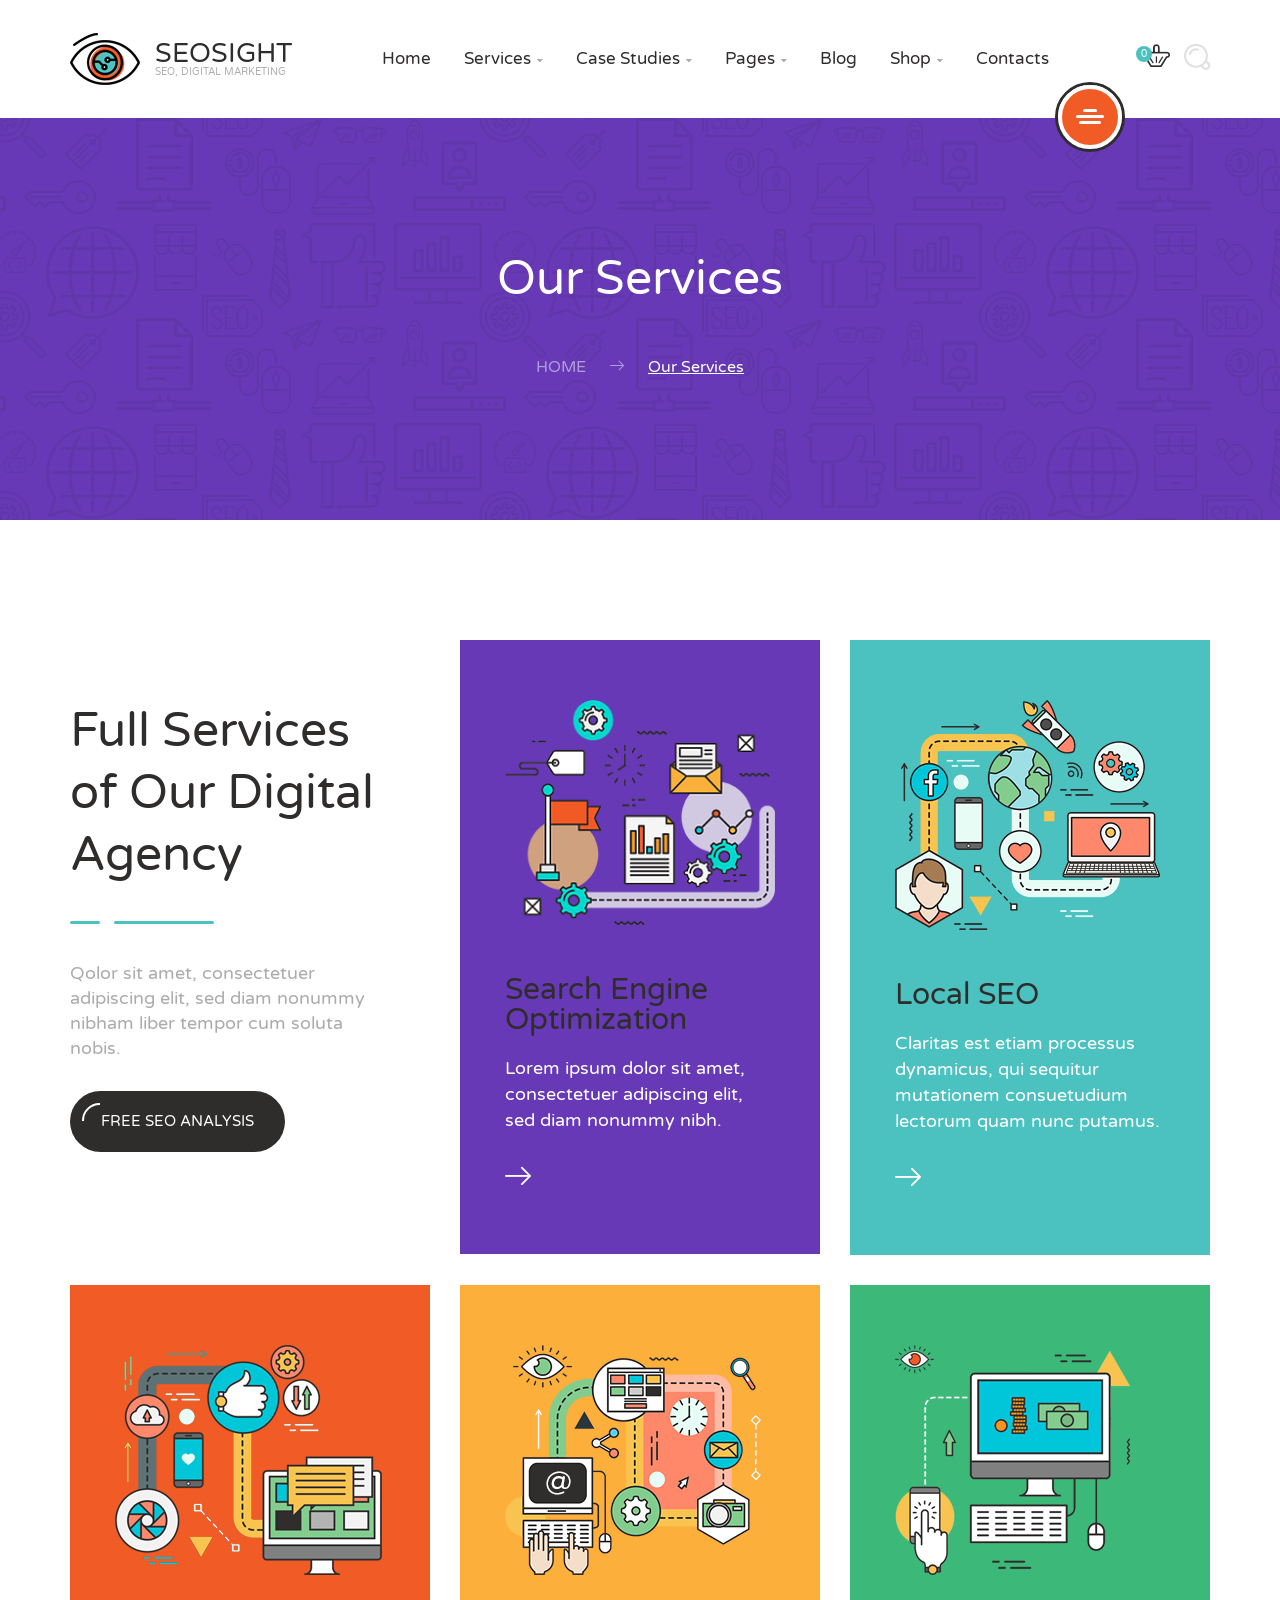
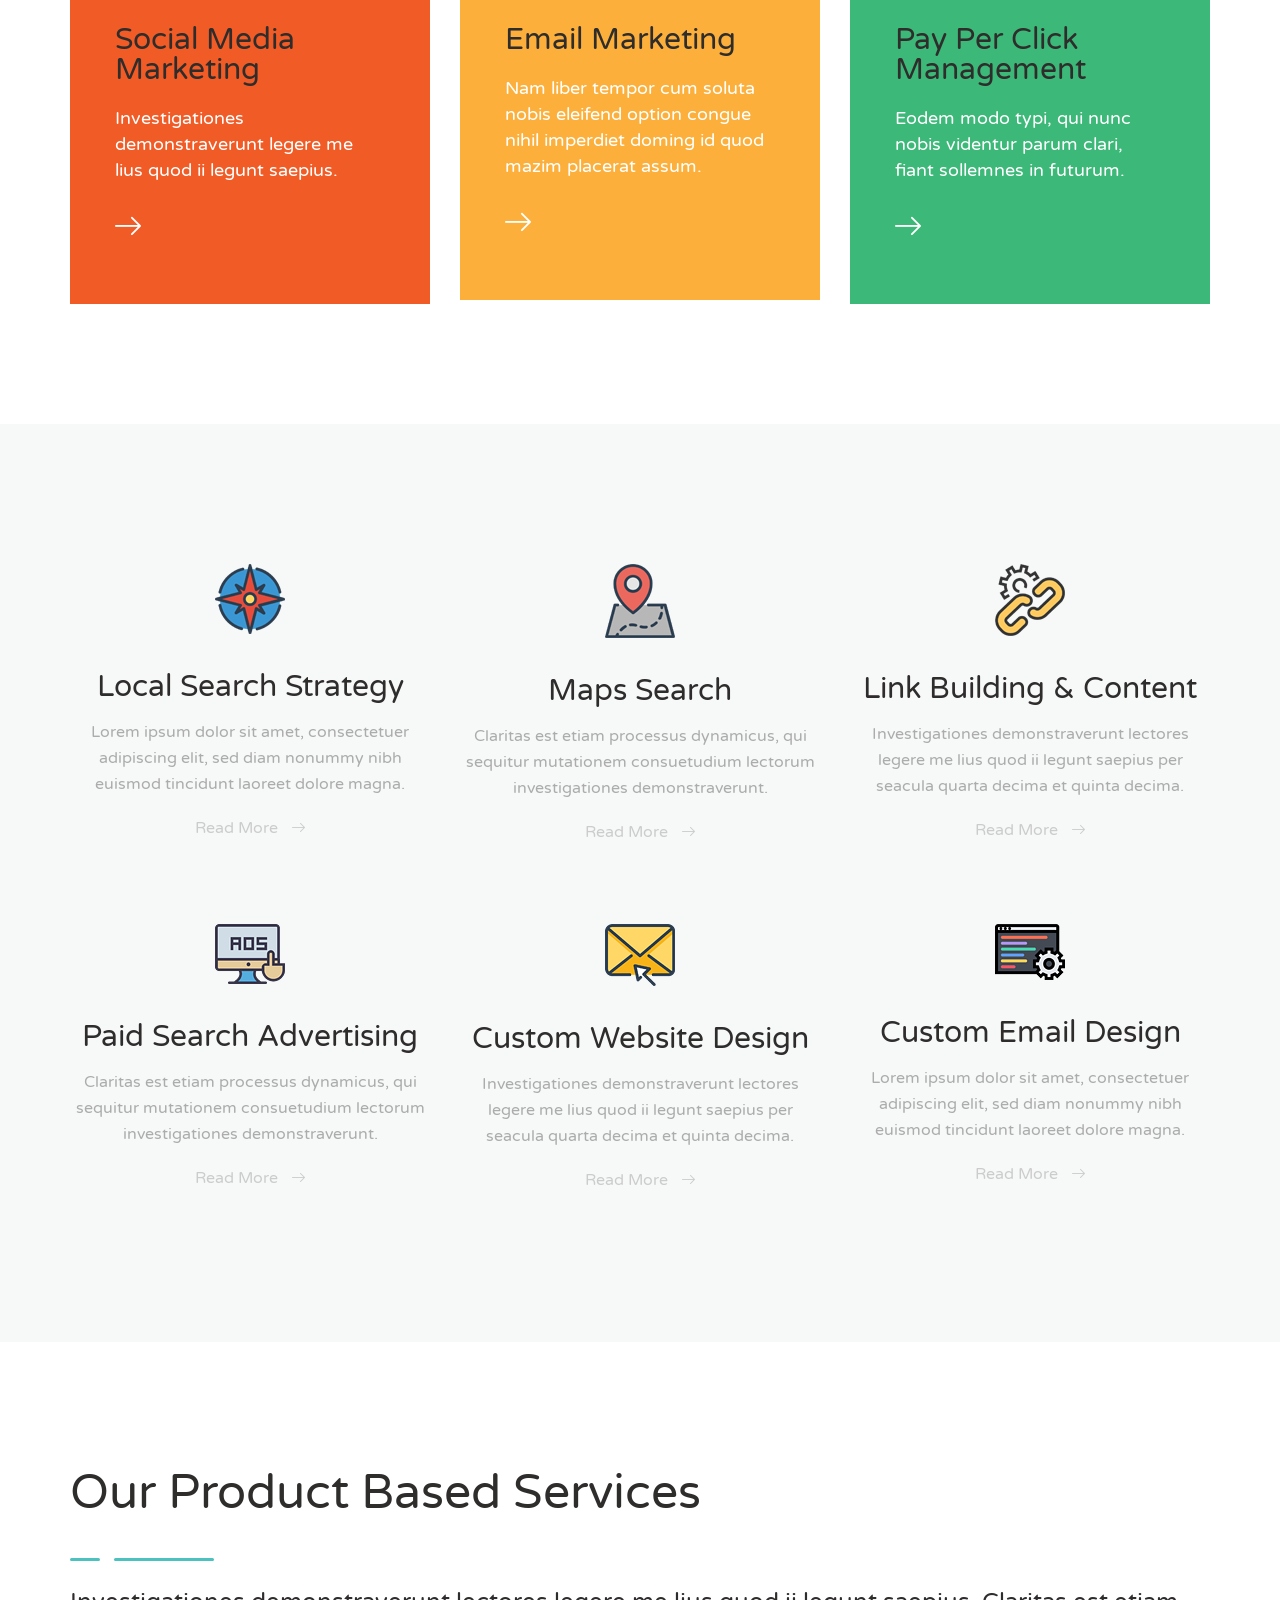
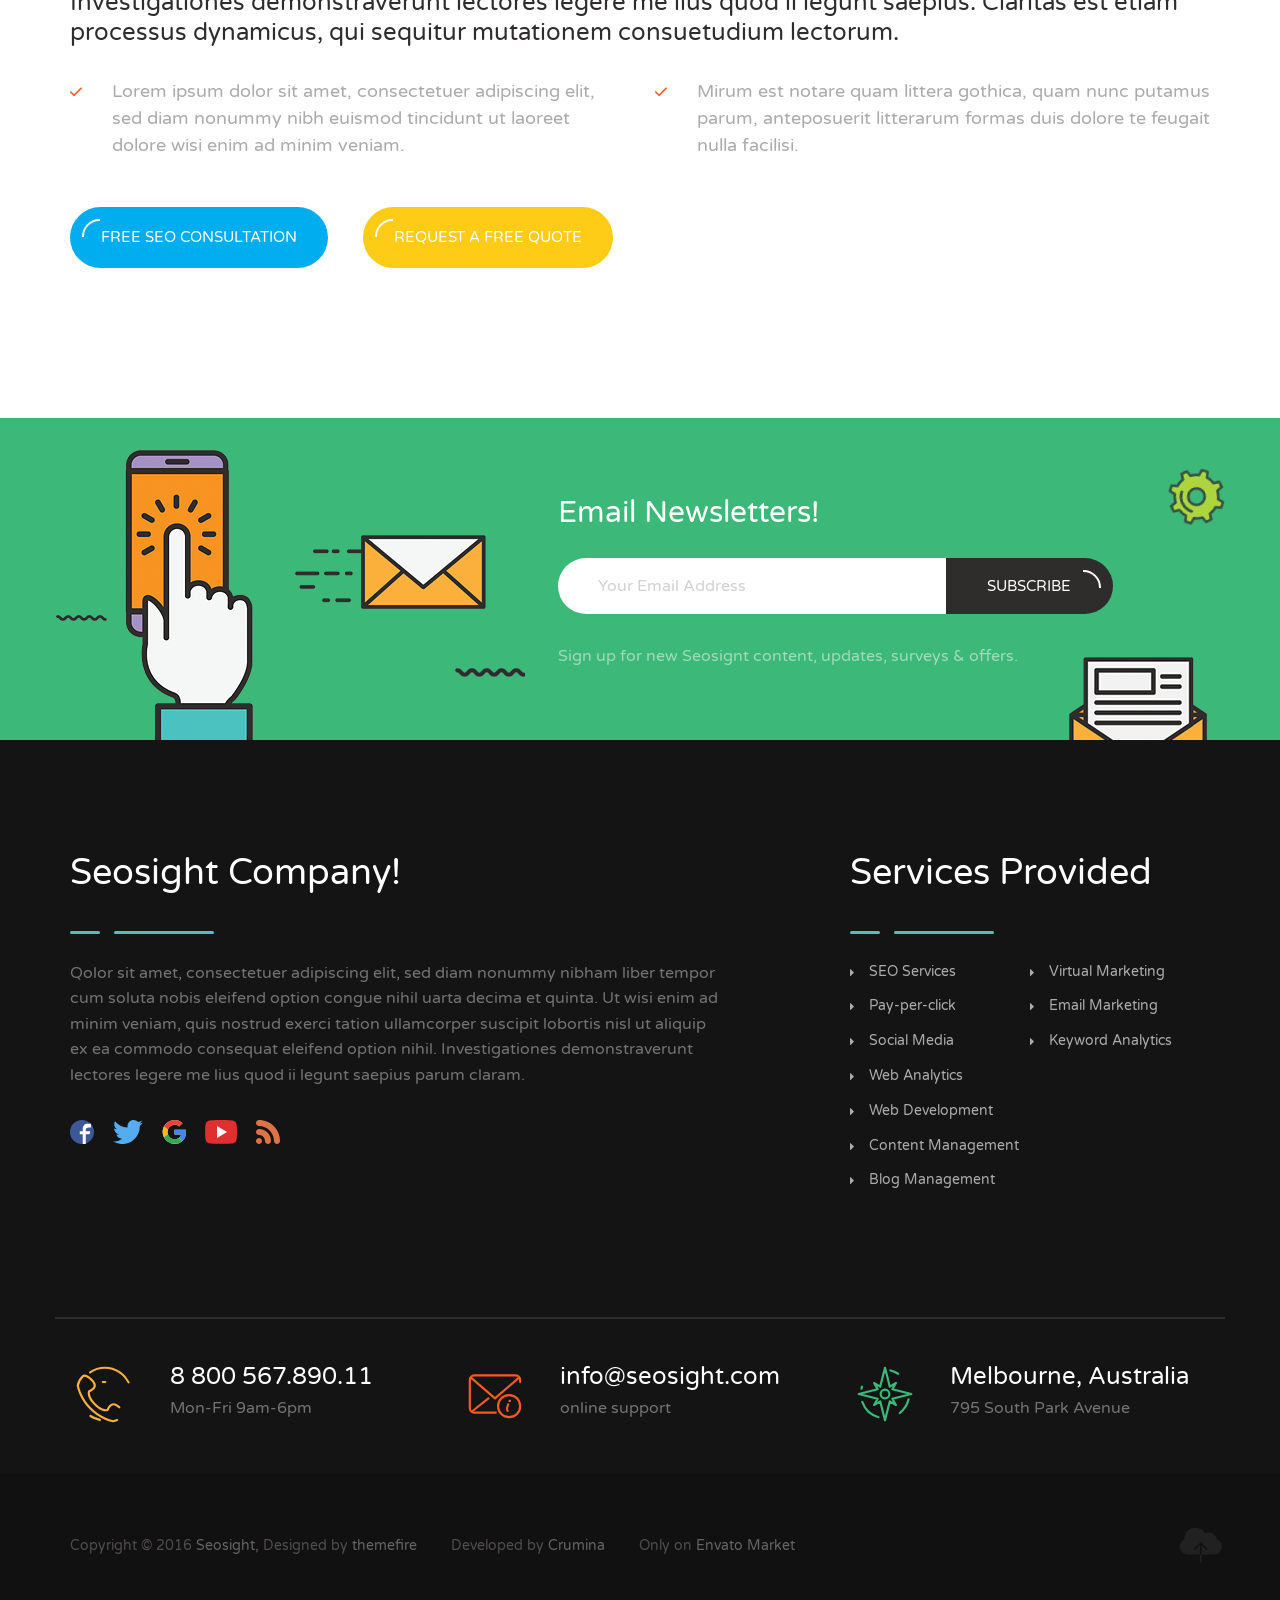
<file: 03_services.html>
<!DOCTYPE html>
<html lang="en">
<head lang="en">
	<meta charset="UTF-8">
	<meta name="viewport" content="width=device-width, initial-scale=1, maximum-scale=1">
	<title>Seosight - Services</title>

	<link rel="stylesheet" type="text/css" href="css/fonts.css">
	<link rel="stylesheet" type="text/css" href="css/crumina-fonts.css">
	<link rel="stylesheet" type="text/css" href="css/normalize.css">
	<link rel="stylesheet" type="text/css" href="css/grid.css">
	<link rel="stylesheet" type="text/css" href="css/base.css">
	<link rel="stylesheet" type="text/css" href="css/blocks.css">
	<link rel="stylesheet" type="text/css" href="css/layouts.css">
	<link rel="stylesheet" type="text/css" href="css/modules.css">
	<link rel="stylesheet" type="text/css" href="css/widgets-styles.css">
	<link rel="stylesheet" type="text/css" href="css/ion.rangeSlider.css">


	<!--Plugins styles-->

	<link rel="stylesheet" type="text/css" href="css/jquery.mCustomScrollbar.css">
	<link rel="stylesheet" type="text/css" href="css/swiper.min.css">
	<link rel="stylesheet" type="text/css" href="css/primary-menu.css">
	<link rel="stylesheet" type="text/css" href="css/magnific-popup.css">

	<!--Styles for RTL-->

	<!--<link rel="stylesheet" type="text/css" href="css/rtl.css">-->

	<!--External fonts-->

	<link href='https://fonts.googleapis.com/css?family=Varela+Round' rel='stylesheet' type='text/css'>

</head>


<body class=" ">

<!-- Preloader -->
<!--<div id="hellopreloader">
	<div class="preloader">
		<svg width="58" height="58">
			<g fill="none" fill-rule="evenodd" stroke="#FFF" stroke-width="1.5" transform="translate(2 1)">
				<circle cx="42.601" cy="11.462" r="5" fill="#fff">
					<animate attributeName="fill-opacity" begin="0s" calcMode="linear" dur="1.3s" repeatCount="indefinite" values="1;0;0;0;0;0;0;0" />
				</circle>
				<circle cx="49.063" cy="27.063" r="5" fill="none">
					<animate attributeName="fill-opacity" begin="0s" calcMode="linear" dur="1.3s" repeatCount="indefinite" values="0;1;0;0;0;0;0;0" />
				</circle>
				<circle cx="42.601" cy="42.663" r="5" fill="none">
					<animate attributeName="fill-opacity" begin="0s" calcMode="linear" dur="1.3s" repeatCount="indefinite" values="0;0;1;0;0;0;0;0" />
				</circle>
				<circle cx="27" cy="49.125" r="5" fill="none">
					<animate attributeName="fill-opacity" begin="0s" calcMode="linear" dur="1.3s" repeatCount="indefinite" values="0;0;0;1;0;0;0;0" />
				</circle>
				<circle cx="11.399" cy="42.663" r="5" fill="none">
					<animate attributeName="fill-opacity" begin="0s" calcMode="linear" dur="1.3s" repeatCount="indefinite" values="0;0;0;0;1;0;0;0" />
				</circle>
				<circle cx="4.938" cy="27.063" r="5" fill="none">
					<animate attributeName="fill-opacity" begin="0s" calcMode="linear" dur="1.3s" repeatCount="indefinite" values="0;0;0;0;0;1;0;0" />
				</circle>
				<circle cx="11.399" cy="11.462" r="5" fill="none">
					<animate attributeName="fill-opacity" begin="0s" calcMode="linear" dur="1.3s" repeatCount="indefinite" values="0;0;0;0;0;0;1;0" />
				</circle>
				<circle cx="27" cy="5" r="5" fill="none">
					<animate attributeName="fill-opacity" begin="0s" calcMode="linear" dur="1.3s" repeatCount="indefinite" values="0;0;0;0;0;0;0;1" />
				</circle>
			</g>
		</svg>
		<div class="text">Loading ...</div>
	</div>
</div>--><!-- ... end Preloader -->

<!-- Header -->

<header class="header" id="site-header">

	<div class="container">

		<div class="header-content-wrapper">

			<div class="logo">
				<a href="index.html" class="full-block-link"></a>
				<img loading="lazy" src="img/logo-eye.png" alt="Seosight">
				<div class="logo-text">
					<div class="logo-title">Seosight</div>
					<div class="logo-sub-title">SEO, Digital Marketing</div>
				</div>
			</div>

			<nav id="primary-menu" class="primary-menu">

				<a href='javascript:void(0)' id="menu-icon-trigger" class="menu-icon-trigger showhide">
					<span class="mob-menu--title">Menu</span>
					<span id="menu-icon-wrapper" class="menu-icon-wrapper" style="visibility: hidden">
                            <svg width="1000px" height="1000px">
                                <path id="pathD" d="M 300 400 L 700 400 C 900 400 900 750 600 850 A 400 400 0 0 1 200 200 L 800 800"></path>
                                <path id="pathE" d="M 300 500 L 700 500"></path>
                                <path id="pathF" d="M 700 600 L 300 600 C 100 600 100 200 400 150 A 400 380 0 1 1 200 800 L 800 200"></path>
                            </svg>
                        </span>
				</a>

				<!-- menu-icon-wrapper -->

				<ul class="primary-menu-menu">
					<li class="menu-item-has-children">
						<a href="index.html">Home</a>
					</li>

					<li class="">
						<a href="03_services.html">Services</a>
						<ul class="dropdown">
							<li class="megamenu-item-info">
								<h5 class="megamenu-item-info-title">List of Services</h5>
								<p class="megamenu-item-info-text">Choose a Service</p>
							</li>
							<li class="hover-ver2">
								<a href="05_service_details_localseo.html"><i class="seoicon-pin-map"></i>
									Local SEO
								</a>
							</li>
							<li class="hover-ver2">
								<a href="07_service_email_marketing.html"><i class="seoicon-mail-send"></i>
									Email Marketing
								</a>
							</li>
							<li class="hover-ver2">
								<a href="06_service_detail.html"><i class="seoicon-chat-comment"></i>
									Social Media Marketing
								</a>
							</li>
							<li class="menu-item-has-children hover-ver2">
								<a href="04_service_detail_seo.html">
									<i class="seoicon-search"></i>
									Search Engine Optimization
								</a>
							</li>
							<li class="hover-ver2">
								<a href="08_service_ppc_management.html"><i class="seoicon-button"></i>
									Pay Per Click Management
								</a>
							</li>
							<li class="menu-item-has-children hover-ver2">
								<a href="03_services.html">
									<i class="seoicon-pie-graph-split"></i>
									Services Promo List
								</a>
							</li>
						</ul>
					</li>

					<li class="">
						<a href="#">Case Studies</a>
						<ul class="dropdown">
							<li class="">
								<a href="11_case_studies.html">
									Case Studies Page
									<i class="seoicon-right-arrow"></i>
								</a>
							</li>

							<li class="">
								<a href="12_project_details_ver_01.html">
									Project details ver1
									<i class="seoicon-right-arrow"></i>
								</a>
							</li>
							<li class="">
								<a href="13_project_details_ver_02.html">
									Project details ver2
									<i class="seoicon-right-arrow"></i>
								</a>
							</li>
						</ul>
					</li>

					<li class="has-megamenu menu-item-has-children">
						<a href="#">Pages</a>

						<div class="megamenu" style="background-image: url('img/menu-bg.png');">
							<div class="megamenu-row">

								<div class="col3">
									<ul>
										<li class="megamenu-item-info">
											<h5 class="megamenu-item-info-title">Standard Pages</h5>
											<p class="megamenu-item-info-text">Pages that every website needs.</p>
										</li>

										<li>
											<a href="02_abouts.html">Our Agency<i class="seoicon-right-arrow"></i></a>
										</li>
										<li>
											<a href="21_seo_analysis.html">SEO Analysis<i class="seoicon-right-arrow"></i></a>
										</li>

										<li>
											<a href="10_testimonials.html">Testimonials
												<i class="seoicon-right-arrow"></i></a>
										</li>
										<li>
											<a href="09_our_clients.html">Our Special Clients<i class="seoicon-right-arrow"></i></a>
										</li>
										<li>
											<a href="34_pricing-tables.html">Pricing Packages<i class="seoicon-right-arrow"></i></a>
										</li>
										<li>
											<a href="404.html">404 Page<i class="seoicon-right-arrow"></i></a>
										</li>
									</ul>
								</div>
								<div class="col3">
									<ul>
										<li class="megamenu-item-info">
											<h5 class="megamenu-item-info-title">Features</h5>
											<p class="megamenu-item-info-text">Features of Our Digital Agency.</p>
										</li>

										<li>
											<a href="36_slider-with-photo.html">Main slider with photo<i class="seoicon-right-arrow"></i></a>
										</li>
										<li>
											<a href="25_navigation-flat.html">Stunning Headers<i class="seoicon-right-arrow"></i></a>
										</li>

										<li>
											<a href="37_navigation-with-photo.html">Sub-headers with photo<i class="seoicon-right-arrow"></i></a>
										</li>

										<li>
											<a href="38_photo-elements.html">Photo elements<i class="seoicon-right-arrow"></i></a>
										</li>

										<li>
											<a href="32_testimonials.html">Our Testimonials<i class="seoicon-right-arrow"></i></a>
										</li>

									</ul>
								</div>
								<div class="col3">
									<ul>

										<li class="megamenu-item-info">
											<h5 class="megamenu-item-info-title">Web Elements</h5>
											<p class="megamenu-item-info-text">Awesome header and title style
												variations and many more.</p>
										</li>

										<li>
											<a href="typography.html">Typography<i class="seoicon-right-arrow"></i></a>
										</li>
										<li>
											<a href="33_charts_counters.html">Charts &amp; Graphs<i class="seoicon-right-arrow"></i></a>
										</li>
										<li>
											<a href="buttons.html">Buttons<i class="seoicon-right-arrow"></i></a>
										</li>

										<li>
											<a href="28_popup-search.html">Popup Search<i class="seoicon-right-arrow"></i></a>
										</li>

									</ul>
								</div>


								<div class="col3">
									<ul>
										<li>
											<div class="google-logo">
												<img loading="lazy" src="img/google-logo.png" alt="logo">
											</div>

											<p class="google-text">The Yoast Analytics plugin lets you easily
												connect your website to Google Analytics and keep track of all
												your site traffic and key metrics in real-time.
											</p>
										</li>
									</ul>
								</div>

							</div>
						</div>
					</li>
					<li class="">
						<a href="14_blog.html">Blog</a>
					</li>
					<li class="">
						<a href="#">Shop</a>
						<ul class="dropdown">
							<li class="">
								<a href="16_shop.html">
									Shop Page
									<i class="seoicon-right-arrow"></i>
								</a>
							</li>
							<li class="">
								<a href="17_product_details.html">
									Product Details
									<i class="seoicon-right-arrow"></i>
								</a>
							</li>
							<li class="">
								<a href="20_checkout.html">
									Checkout
									<i class="seoicon-right-arrow"></i>
								</a>
							</li>
							<li class="">
								<a href="19_cart.html">
									Shopping Cart
									<i class="seoicon-right-arrow"></i>
								</a>
							</li>
						</ul>

					</li>

					<li class="">
						<a href="22_contacts.html">Contacts</a>
					</li>
				</ul>
			</nav>

			<ul class="nav-add">
				<li class="cart">

					<a href="#" class="js-cart-animate">
						<i class="seoicon-basket"></i>
						<span class="cart-count">0</span>
					</a>

					<div class="cart-popup-wrap">
						<div class="popup-cart">
							<h4 class="title-cart">No products in the cart!</h4>
							<p class="subtitle">Please make your choice.</p>
							<div class="btn btn-small btn--dark">
								<span class="text">view all catalog</span>
							</div>
						</div>
					</div>

				</li>

				<li class="search search_main">
					<a href="#" class="js-open-search">
						<i class="seoicon-loupe"></i>
					</a>
				</li>
			</ul>

			<div class="user-menu open-overlay">
				<a href="#" class="user-menu-content  js-open-aside">
					<span></span>
					<span></span>
					<span></span>
				</a>
			</div>
		</div>

	</div>

</header>



<!-- ... End Header -->

<!-- Right-menu -->

<div class="mCustomScrollbar">
	<div class="popup right-menu">

		<div class="right-menu-wrap">

			<div class="user-menu-close js-close-aside">
				<a href="#" class="user-menu-content  js-clode-aside">
					<span></span>
					<span></span>
				</a>
			</div>

			<div class="logo">
				<a href="index.html" class="full-block-link"></a>
				<img loading="lazy" src="img/logo-eye.png" alt="Seosight">
				<div class="logo-text">
					<div class="logo-title">Seosight</div>
				</div>
			</div>

			<p class="text">Investigationes demonstraverunt lectores legere me lius quod
				ii legunt saepius est etiam processus dynamicus.
			</p>

		</div>

		<div class="widget login">

			<h4 class="login-title">Sign In to Your Account</h4>
			<input class="input-standard-grey" placeholder="Username or Email" type="text">
			<input class="password input-standard-grey" placeholder="Password" type="password">
			<div class="login-btn-wrap">

				<div class="btn btn-medium btn--dark btn-hover-shadow">
					<span class="text">login now</span>
					<span class="semicircle"></span>
				</div>

				<div class="remember-wrap">

					<div class="checkbox">
						<input id="remember" type="checkbox" name="remember" value="remember">
						<label for="remember">Remember Me</label>
					</div>

				</div>

			</div>

			<div class="helped">Lost your password?</div>
			<div class="helped js-window-popup">Register Now</div>

		</div>

		<div class="widget contacts">

			<h4 class="contacts-title">Get In Touch</h4>
			<p class="contacts-text">Lorem ipsum dolor sit amet, duis metus ligula amet in purus,
				vitae donec vestibulum enim, tincidunt massa sit, convallis ipsum.
			</p>

			<div class="contacts-item">
				<img loading="lazy" src="img/contact4.png" alt="phone">
				<div class="content">
					<a href="#" class="title">8 800 567.890.11</a>
					<p class="sub-title">Mon-Fri 9am-6pm</p>
				</div>
			</div>

			<div class="contacts-item">
				<img loading="lazy" src="img/contact5.png" alt="phone">
				<div class="content">
					<a href="#" class="title">info@seosight.com</a>
					<p class="sub-title">online support</p>
				</div>
			</div>

			<div class="contacts-item">
				<img loading="lazy" src="img/contact6.png" alt="phone">
				<div class="content">
					<a href="#" class="title">Melbourne, Australia</a>
					<p class="sub-title">795 South Park Avenue</p>
				</div>
			</div>

		</div>

	</div>

</div>

<!-- ... End Right-menu -->

<div class="content-wrapper">

	<!-- Stunning Header -->

	<div class="stunning-header stunning-header-bg-violet">
		<div class="stunning-header-content">
			<h1 class="stunning-header-title">Our Services</h1>
			<ul class="breadcrumbs">
				<li class="breadcrumbs-item">
					<a href="index.html">Home</a>
					<i class="seoicon-right-arrow"></i>
				</li>
				<li class="breadcrumbs-item active">
					<span href="#">Our Services</span>
					<i class="seoicon-right-arrow"></i>
				</li>
			</ul>
		</div>
	</div>

	<!-- End Stunning Header -->

	<!-- Overlay Search -->


	<div class="overlay_search">
		<div class="container">
			<div class="row">
				<div class="form_search-wrap">
					<form>
						<input class="overlay_search-input" placeholder="Type and hit Enter..." type="text">
						<a href="#" class="overlay_search-close">
							<span></span>
							<span></span>
						</a>
					</form>
				</div>
			</div>
		</div>
	</div>

	<!-- End Overlay Search -->


	<!-- Services Items -->


	<div class="container">
		<div class="row pt120 pb30">
			<div class="col-lg-4 col-md-6 col-sm-6 col-xs-12">
				<div class="services-main">
					<div class="heading">
						<h4 class="h1 heading-title">Full Services of Our Digital Agency</h4>
						<div class="heading-line">
							<span class="short-line"></span>
							<span class="long-line"></span>
						</div>
						<p class="heading-text">Qolor sit amet, consectetuer adipiscing elit,
							sed diam nonummy nibham liber tempor cum soluta nobis.
						</p>
					</div>

					<a href="21_seo_analysis.html" class="btn btn-medium btn--dark btn-hover-shadow">
						<span class="text">Free SEO Analysis</span>
						<span class="semicircle"></span>
					</a>
				</div>
			</div>

			<div class="col-lg-4 col-md-6 col-sm-6 col-xs-12">
				<div class="servises-item bg-violet-color">
					<div class="servises-item__thumb">
						<img loading="lazy" src="img/services1.png" alt="service">
					</div>
					<div class="servises-item__content">
						<h4 class="servises-title">Search Engine Optimization</h4>
						<p class="servises-text">Lorem ipsum dolor sit amet, consectetuer adipiscing elit,
							sed diam nonummy nibh.
						</p>
					</div>

					<a href="04_service_detail_seo.html" class="read-more"><i class="seoicon-right-arrow"></i></a>

				</div>
			</div>

			<div class="col-lg-4 col-md-6 col-sm-6 col-xs-12">
				<div class="servises-item bg-primary-color">
					<div class="servises-item__thumb">
						<img loading="lazy" src="img/services2.png" alt="service">
					</div>
					<div class="servises-item__content">
						<h4 class="servises-title">Local SEO</h4>
						<p class="servises-text">Claritas est etiam processus dynamicus,
							qui sequitur mutationem consuetudium lectorum quam nunc putamus.
						</p>
					</div>

					<a href="05_service_details_localseo.html" class="read-more"><i class="seoicon-right-arrow"></i></a>

				</div>
			</div>
		</div>

		<div class="row pb120">
			<div class="col-lg-4 col-md-6 col-sm-6 col-xs-12">
				<div class="servises-item bg-secondary-color">
					<div class="servises-item__thumb">
						<img loading="lazy" src="img/services3.png" alt="service">
					</div>
					<div class="servises-item__content">
						<h4 class="servises-title">Social Media
							Marketing</h4>
						<p class="servises-text">Investigationes demonstraverunt legere
							me lius quod ii legunt saepius.
						</p>
					</div>

					<a href="06_service_detail.html" class="read-more"><i class="seoicon-right-arrow"></i></a>

				</div>
			</div>

			<div class="col-lg-4 col-md-6 col-sm-6 col-xs-12">
				<div class="servises-item bg-orange-color">
					<div class="servises-item__thumb">
						<img loading="lazy" src="img/services4.png" alt="service">
					</div>
					<div class="servises-item__content">
						<h4 class="servises-title">Email Marketing</h4>
						<p class="servises-text">Nam liber tempor cum soluta nobis eleifend
							option congue nihil imperdiet doming id quod mazim placerat assum.
						</p>
					</div>

					<a href="07_service_email_marketing.html" class="read-more"><i class="seoicon-right-arrow"></i></a>

				</div>
			</div>

			<div class="col-lg-4 col-md-6 col-sm-6 col-xs-12">
				<div class="servises-item bg-green-color">
					<div class="servises-item__thumb">
						<img loading="lazy" src="img/services5.png" alt="service">
					</div>
					<div class="servises-item__content">
						<h4 class="servises-title">Pay Per Click
							Management</h4>
						<p class="servises-text">Eodem modo typi, qui nunc nobis videntur parum clari,
							fiant sollemnes in futurum.
						</p>
					</div>

					<a href="08_service_ppc_management.html" class="read-more"><i class="seoicon-right-arrow"></i></a>

				</div>
			</div>
		</div>
	</div>


	<!-- End Services Items -->


	<!-- Features Item -->


	<div class="container-fluid">
		<div class="row bg-border-color medium-padding120">
			<div class="container">
				<div class="row pb30">
					<div class="col-lg-4 col-md-4 col-sm-6 col-xs-12">
						<div class="features-item">

							<div class="features-item__thumb">
								<img loading="lazy" src="img/features1.png" alt="image">
							</div>

							<div class="features-content">
								<a href="#" class="features-title">Local Search Strategy</a>
								<p class="features-text">Lorem ipsum dolor sit amet, consectetuer adipiscing elit,
									sed diam nonummy nibh euismod tincidunt laoreet dolore magna.
								</p>
							</div>

							<a class="read-more" href="#">Read More
								<i class="seoicon-right-arrow"></i>
							</a>

						</div>
					</div>

					<div class="col-lg-4 col-md-4 col-sm-6 col-xs-12">
						<div class="features-item">

							<div class="features-item__thumb">
								<img loading="lazy" src="img/features2.png" alt="image">
							</div>

							<div class="features-content">
								<a href="#" class="features-title">Maps Search</a>
								<p class="features-text">Claritas est etiam processus dynamicus,
									qui sequitur mutationem consuetudium lectorum investigationes demonstraverunt.
								</p>
							</div>

							<a class="read-more" href="#">Read More
								<i class="seoicon-right-arrow"></i>
							</a>

						</div>
					</div>

					<div class="col-lg-4 col-md-4 col-sm-6 col-xs-12">
						<div class="features-item">

							<div class="features-item__thumb">
								<img loading="lazy" src="img/features3.png" alt="image">
							</div>

							<div class="features-content">
								<a href="#" class="features-title">Link Building & Content</a>
								<p class="features-text">Investigationes demonstraverunt lectores legere me lius
									quod ii legunt saepius per seacula quarta decima et quinta decima.
								</p>
							</div>

							<a class="read-more" href="#">Read More
								<i class="seoicon-right-arrow"></i>
							</a>

						</div>
					</div>
				</div>

				<div class="row">
					<div class="col-lg-4 col-md-4 col-sm-6 col-xs-12">
						<div class="features-item">

							<div class="features-item__thumb">
								<img loading="lazy" src="img/features4.png" alt="image">
							</div>

							<div class="features-content">
								<a href="#" class="features-title">Paid Search Advertising</a>
								<p class="features-text">Claritas est etiam processus dynamicus, qui sequitur mutationem
									consuetudium lectorum investigationes demonstraverunt.
								</p>
							</div>

							<a class="read-more" href="#">Read More
								<i class="seoicon-right-arrow"></i>
							</a>

						</div>
					</div>

					<div class="col-lg-4 col-md-4 col-sm-6 col-xs-12">
						<div class="features-item">

							<div class="features-item__thumb">
								<img loading="lazy" src="img/features6.png" alt="image">
							</div>

							<div class="features-content">
								<a href="#" class="features-title">Custom Website Design</a>
								<p class="features-text">Investigationes demonstraverunt lectores legere me lius quod ii
									legunt saepius per seacula quarta decima et quinta decima.
								</p>
							</div>

							<a class="read-more" href="#">Read More
								<i class="seoicon-right-arrow"></i>
							</a>

						</div>
					</div>

					<div class="col-lg-4 col-md-4 col-sm-6 col-xs-12">
						<div class="features-item">

							<div class="features-item__thumb">
								<img loading="lazy" src="img/features5.png" alt="image">
							</div>

							<div class="features-content">
								<a href="#" class="features-title">Custom Email Design</a>
								<p class="features-text">Lorem ipsum dolor sit amet, consectetuer adipiscing elit,
									sed diam nonummy nibh euismod tincidunt laoreet dolore magna.
								</p>
							</div>

							<a class="read-more" href="#">Read More
								<i class="seoicon-right-arrow"></i>
							</a>

						</div>
					</div>
				</div>
			</div>
		</div>
	</div>

	<!-- End Features Item -->


	<div class="container pb120 pt120">
		<div class="row">
			<div class="col-lg-12">
				<div class="heading">
					<h4 class="h1 heading-title">Our Product Based Services</h4>
					<div class="heading-line">
						<span class="short-line"></span>
						<span class="long-line"></span>
					</div>
					<p class="heading-text c-dark">Investigationes demonstraverunt lectores legere me lius quod ii legunt saepius.
						Claritas est etiam processus dynamicus, qui sequitur mutationem consuetudium lectorum.
					</p>
				</div>
			</div>
		</div>

		<div class="row pb30">
			<div class="col-lg-6 col-md-6 col-sm-6 col-xs-12">
				<ul class="list list--secondary">
					<li>
						<i class="seoicon-check"></i>
						<a href="#">Lorem ipsum dolor sit amet, consectetuer adipiscing elit,
							sed diam nonummy nibh euismod tincidunt ut laoreet dolore wisi enim ad minim veniam.
						</a>
					</li>
				</ul>
			</div>
			<div class="col-lg-6 col-md-6 col-sm-6 col-xs-12">
				<ul class="list list--secondary">
					<li>
						<i class="seoicon-check"></i>
						<a href="#">Mirum est notare quam littera gothica, quam nunc putamus parum,
							anteposuerit litterarum formas duis dolore te feugait nulla facilisi.
						</a>
					</li>
				</ul>
			</div>
		</div>

		<div class="row">
			<div class="col-lg-3 col-md-6 col-sm-6 col-xs-12 mb30">
				<a href="22_contacts.html" class="btn btn-medium btn--blue">
					<span class="text">Free SEO Consultation</span>
					<span class="semicircle"></span>
				</a>
			</div>
			<div class="col-lg-3 col-md-6 col-sm-6 col-xs-12 mb30">
				<a href="22_contacts.html" class="btn btn-medium btn--yellow">
					<span class="text">Request a Free Quote</span>
					<span class="semicircle"></span>
				</a>
			</div>
		</div>
	</div>


	<!-- Subscribe Form -->

	<div class="container-fluid bg-green-color">
		<div class="row">
			<div class="container">

				<div class="row">

					<div class="subscribe scrollme">

						<div class="col-lg-6 col-lg-offset-5 col-md-6 col-md-offset-5 col-sm-12 col-xs-12">
							<h4 class="subscribe-title">Email Newsletters!</h4>
							<form class="subscribe-form crumina-submit" method="post" data-nonce="crumina-submit-form-nonce" data-type="standard" action="modules/forms/submit.php">
								<input class="input-standard-grey input-white" name="email" placeholder="Your Email Address" type="email" required>
								<button class="subscr-btn">subscribe
									<span class="semicircle--right"></span>
								</button>
							</form>
							<div class="sub-title">Sign up for new Seosignt content, updates, surveys & offers.</div>

						</div>

						<div class="images-block">
							<img loading="lazy" src="img/subscr-gear.png" alt="gear" class="gear">
							<img loading="lazy" src="img/subscr1.png" alt="mail" class="mail">
							<img loading="lazy" src="img/subscr-mailopen.png" alt="mail" class="mail-2">
						</div>
					</div>
				</div>
			</div>
		</div>
	</div>

	<!-- End Subscribe Form -->

</div>

<!-- Footer -->

<footer class="footer">
	<div class="container">
		<div class="row">

			<div class="info">
				<div class="col-lg-7 col-md-7 col-sm-12 col-xs-12">
					<div class="heading">
						<h3 class="heading-title">Seosight Company!</h3>
						<div class="heading-line">
							<span class="short-line"></span>
							<span class="long-line"></span>
						</div>
						<p class="heading-text">Qolor sit amet, consectetuer adipiscing elit, sed diam nonummy nibham
							liber tempor cum soluta nobis eleifend option congue nihil uarta decima et quinta.
							Ut wisi enim ad minim veniam, quis nostrud exerci tation ullamcorper suscipit lobortis nisl
							ut aliquip ex ea commodo consequat eleifend option nihil. Investigationes demonstraverunt
							lectores legere me lius quod ii legunt saepius parum claram.
						</p>
					</div>

					<div class="socials">
						<a href="" class="social__item">
							<img loading="lazy" src="svg/circle-facebook.svg" alt="facebook">
						</a>
						<a href="" class="social__item">
							<img loading="lazy" src="svg/twitter.svg" alt="twitter">
						</a>
						<a href="" class="social__item">
							<img loading="lazy" src="svg/google.svg" alt="google">
						</a>
						<a href="" class="social__item">
							<img loading="lazy" src="svg/youtube.svg" alt="youtube">
						</a>
						<a href="" class="social__item">
							<img loading="lazy" src="svg/rss.svg" alt="rss">
						</a>
					</div>
				</div>

				<div class="col-lg-4 col-lg-offset-1 col-md-4 col-md-offset-1 col-sm-12 col-xs-12">
					<div class="services">
						<div class="heading">
							<h3 class="heading-title">Services Provided</h3>
							<div class="heading-line">
								<span class="short-line"></span>
								<span class="long-line"></span>
							</div>
						</div>

						<ul class="list list--primary">
							<li>
								<i class="fa fa-caret-right" aria-hidden="true"></i>
								<a href="#">SEO Services</a>
							</li>
							<li>
								<i class="fa fa-caret-right" aria-hidden="true"></i>
								<a href="#">Pay-per-click</a>
							</li>
							<li>
								<i class="fa fa-caret-right" aria-hidden="true"></i>
								<a href="#">Social Media</a>
							</li>
							<li>
								<i class="fa fa-caret-right" aria-hidden="true"></i>
								<a href="#">Web Analytics</a>
							</li>
							<li>
								<i class="fa fa-caret-right" aria-hidden="true"></i>
								<a href="#">Web Development</a>
							</li>
							<li>
								<i class="fa fa-caret-right" aria-hidden="true"></i>
								<a href="#">Content Management</a>
							</li>
							<li>
								<i class="fa fa-caret-right" aria-hidden="true"></i>
								<a href="#">Blog Management</a>
							</li>
						</ul>

						<ul class="list list--primary">
							<li>
								<i class="fa fa-caret-right" aria-hidden="true"></i>
								<a href="#">Virtual Marketing</a>
							</li>
							<li>
								<i class="fa fa-caret-right" aria-hidden="true"></i>
								<a href="#">Email Marketing</a>
							</li>
							<li>
								<i class="fa fa-caret-right" aria-hidden="true"></i>
								<a href="#">Keyword Analytics</a>
							</li>
						</ul>
					</div>
				</div>
			</div>

		</div>

		<div class="row">
			<div class="contacts">
				<div class="col-lg-4 col-md-12 col-sm-12 col-xs-12">
					<div class="contacts-item">
						<div class="icon js-animate-icon">
							<svg enable-background="new 0 0 64 64" version="1.1" viewBox="0 0 64 64" xml:space="preserve" xmlns="http://www.w3.org/2000/svg"><path d="  M45.1,44.2C42.9,42,39.6,40,37,42.6c-1.8,1.8-2.6,3.9-2.6,3.9s-4.3,2.3-11.7-5.2s-5.2-11.7-5.2-11.7s2.1-0.8,3.9-2.6  c2.6-2.6,0.6-5.9-1.7-8.1c-2.7-2.7-6.2-4.9-8.2-2.9c-3.7,3.7-4.4,8.4-4.4,8.4S9,35.5,18.7,45.3s20.9,11.6,20.9,11.6s4.7-0.7,8.4-4.4  C50,50.4,47.8,46.9,45.1,44.2z" fill="none" stroke="#fcb03b" stroke-linecap="round" stroke-linejoin="round" stroke-miterlimit="10" stroke-width="2"/><path d="  M18.4,12.2C22.2,9.5,26.9,8,32,8c13.3,0,24,10.8,24,24c0,4-1.3,9-4.4,12.2" fill="none" stroke="#fcb03b" stroke-linecap="round" stroke-linejoin="round" stroke-miterlimit="10" stroke-width="2"/><path d="  M27.3,55.6c-9.8-1.9-17.5-9.8-19.1-19.7" fill="none" stroke="#fcb03b" stroke-linecap="round" stroke-linejoin="round" stroke-miterlimit="10" stroke-width="2"/><path d="  M30,21c0,0,4.4,0,5.2,0c1.2,0,1.8,0.2,1.8,1.1s0,0.7,0,1.3c0,0.6,0,1.4-1.6,2.5c-2.3,1.6-5.6,3.8-5.6,5.1c0,1.6,0.7,2,1.8,2  s5.3,0,5.3,0" fill="none" stroke="#fcb03b" stroke-linecap="round" stroke-linejoin="round" stroke-miterlimit="10" stroke-width="2"/><path d="  M40,21c0,0,0,2.8,0,3.8S39.9,27,41.5,27c1.6,0,4.5,0,4.5,0v-6.1V33" fill="none" stroke="#fcb03b" stroke-linecap="round" stroke-linejoin="round" stroke-miterlimit="10" stroke-width="2"/></svg>
						</div>
						<div class="content">
							<a href="#" class="title">8 800 567.890.11</a>
							<p class="sub-title">Mon-Fri 9am-6pm</p>
						</div>
					</div>
				</div>

				<div class="col-lg-4 col-md-12 col-sm-12 col-xs-12">
					<div class="contacts-item">
						<div class="icon js-animate-icon">
							<svg enable-background="new 0 0 64 64" version="1.1" viewBox="0 0 64 64" xml:space="preserve" xmlns="http://www.w3.org/2000/svg"><polyline fill="none" points="  54,17 32,36 10,17 " stroke="#f15b26" stroke-linecap="round" stroke-linejoin="round" stroke-miterlimit="10" stroke-width="2"/><line fill="none" stroke="#f15b26" stroke-linecap="round" stroke-linejoin="round" stroke-miterlimit="10" stroke-width="2" x1="10.9" x2="26" y1="48" y2="36"/><path d="  M32.7,49H13c-2.2,0-4-1.8-4-4V19c0-2.2,1.8-4,4-4h38c2.2,0,4,1.8,4,4v15.5" fill="none" stroke="#f15b26" stroke-linecap="round" stroke-linejoin="round" stroke-miterlimit="10" stroke-width="2"/><circle cx="44.9" cy="43.1" fill="none" r="10.1" stroke="#f15b26" stroke-linecap="round" stroke-linejoin="round" stroke-miterlimit="10" stroke-width="2"/><path d="  M44,41.4c0,0-1.3,3.4-0.9,5.1c0.4,1.7,2.6,2.1,3.7,1.1" fill="none" stroke="#f15b26" stroke-linecap="round" stroke-linejoin="round" stroke-miterlimit="10" stroke-width="2"/><g><circle cx="45.4" cy="38.3" fill="#DCE9EE" r="0.9"/><path d="M45.4,37.3c-0.5,0-0.9,0.4-0.9,0.9c0,0.5,0.4,0.9,0.9,0.9s0.9-0.4,0.9-0.9C46.4,37.8,46,37.3,45.4,37.3   L45.4,37.3z" fill="#f15b26"/></g></svg>
						</div>
						<div class="content">
							<a href="#" class="title">info@seosight.com</a>
							<p class="sub-title">online support</p>
						</div>
					</div>
				</div>

				<div class="col-lg-4 col-md-12 col-sm-12 col-xs-12">
					<div class="contacts-item">
						<div class="icon js-animate-icon">
							<svg enable-background="new 0 0 64 64" version="1.1" viewBox="0 0 64 64" xml:space="preserve" xmlns="http://www.w3.org/2000/svg"><polygon fill="none" points="  38.7,36.4 56,32 38.7,27.6 42,22 36.4,25.3 32,8 27.6,25.3 22,22 25.3,27.6 8,32 25.3,36.4 22,42 27.6,38.7 32,56 36.4,38.7 42,42   " stroke="#3cb878" stroke-linecap="round" stroke-linejoin="round" stroke-miterlimit="10" stroke-width="2"></polygon><circle cx="32" cy="32" fill="none" r="4" stroke="#3cb878" stroke-linecap="round" stroke-linejoin="round" stroke-miterlimit="10" stroke-width="2"></circle><path d="  M26.1,53.2c-7.9-2.2-13.9-8.6-15.6-16.7" fill="none" stroke="#3cb878" stroke-linecap="round" stroke-linejoin="round" stroke-miterlimit="10" stroke-width="2"></path><path d="  M53.5,36.9c-1.8,8.1-8.2,14.6-16.3,16.5" fill="none" stroke="#3cb878" stroke-linecap="round" stroke-linejoin="round" stroke-miterlimit="10" stroke-width="2"></path><path d="  M36.9,10.5c8.2,1.9,14.7,8.3,16.6,16.6" fill="none" stroke="#3cb878" stroke-linecap="round" stroke-linejoin="round" stroke-miterlimit="10" stroke-width="2"></path><path d="  M10.5,27.1c1.9-8.2,8.3-14.6,16.4-16.5" fill="none" stroke="#3cb878" stroke-linecap="round" stroke-linejoin="round" stroke-miterlimit="10" stroke-width="2"></path></svg>
						</div>
						<div class="content">
							<a href="#" class="title">Melbourne, Australia</a>
							<p class="sub-title">795 South Park Avenue</p>
						</div>
					</div>
				</div>
			</div>
		</div>

	</div>

	<div class="sub-footer">
		<div class="container">
			<div class="row">
				<div class="col-lg-12 col-md-12 col-sm-12 col-xs-12">
                    <span>
                        Copyright © 2016 <a href="index.html" class="sub-footer__link">Seosight,</a>
                        Designed by <a href="https://themeforest.net/user/themefire/portfolio">themefire</a>
                    </span>

					<span>Developed by <a href="https://themeforest.net/user/crumina/portfolio">Crumina</a></span>
					<span>Only on <a href="https://themeforest.net/user/crumina/portfolio">Envato Market</a></span>

					<a class="back-to-top" href="#">
						<svg class="back-to-top">
							<use xlink:href="#to-top"></use>
						</svg>
					</a>
				</div>
			</div>
		</div>
	</div>

</footer>

<!-- End Footer -->

<svg style="display:none;">
	<symbol id="arrow-left" viewBox="122.9 388.2 184.3 85">
		<path d="M124.1,431.3c0.1,2,1,3.8,2.4,5.2c0,0,0.1,0.1,0.1,0.1l34.1,34.1c1.6,1.6,3.7,2.5,5.9,2.5s4.3-0.9,5.9-2.4
		c1.6-1.6,2.4-3.7,2.4-5.9s-0.9-3.9-2.4-5.5l-19.9-19.5h11.1c1.5,0,2.7-1.5,2.7-3c0-1.5-1.2-3-2.7-3h-17.6c-1.1,0-2.1,0.6-2.5,1.6
		c-0.4,1-0.2,2.1,0.6,2.9l24.4,24.4c0.6,0.6,0.9,1.3,0.9,2.1s-0.3,1.6-0.9,2.1c-0.6,0.6-1.3,0.9-2.1,0.9s-1.6-0.3-2.1-0.9
		l-34.2-34.2c0,0,0,0,0,0c-0.6-0.6-0.8-1.4-0.9-1.9c0,0,0,0,0,0c0-0.2,0-0.4,0-0.6c0.1-0.6,0.3-1.1,0.7-1.6c0-0.1,0.1-0.1,0.2-0.2
		l34.1-34.1c0.6-0.6,1.3-0.9,2.1-0.9s1.6,0.3,2.1,0.9c0.6,0.6,0.9,1.3,0.9,2.1s-0.3,1.6-0.9,2.1l-24.4,24.4c-0.8,0.8-1,2-0.6,3
		c0.4,1,1.4,1.7,2.5,1.7h125.7c1.5,0,2.7-1,2.7-2.5c0-1.5-1.2-2.5-2.7-2.5H152.6l19.9-20.1c1.6-1.6,2.4-3.8,2.4-6s-0.9-4.4-2.4-6
		c-1.6-1.6-3.7-2.5-5.9-2.5s-4.3,0.9-5.9,2.4l-34.1,34.1c-0.2,0.2-0.3,0.3-0.5,0.5c-1.1,1.2-1.8,2.8-2,4.4
		C124.1,430.2,124.1,430.8,124.1,431.3C124.1,431.3,124.1,431.3,124.1,431.3z"></path>
		<path d="M283.3,427.9h14.2c1.7,0,3,1.3,3,3c0,1.7-1.4,3-3,3H175.1c-1.5,0-2.7,1.5-2.7,3c0,1.5,1.2,3,2.7,3h122.4
		c4.6,0,8.4-3.9,8.4-8.5c0-4.6-3.8-8.5-8.4-8.5h-14.2c-1.5,0-2.7,1-2.7,2.5C280.7,426.9,281.8,427.9,283.3,427.9z"></path>
	</symbol>
	<symbol id="arrow-right" viewBox="122.9 388.2 184.3 85">
		<path d="M305.9,430.2c-0.1-2-1-3.8-2.4-5.2c0,0-0.1-0.1-0.1-0.1l-34.1-34.1c-1.6-1.6-3.7-2.5-5.9-2.5c-2.2,0-4.3,0.9-5.9,2.4
		c-1.6,1.6-2.4,3.7-2.4,5.9s0.9,4.1,2.4,5.7l19.9,19.6h-11.1c-1.5,0-2.7,1.5-2.7,3c0,1.5,1.2,3,2.7,3h17.6c1.1,0,2.1-0.7,2.5-1.7
		c0.4-1,0.2-2.2-0.6-2.9l-24.4-24.5c-0.6-0.6-0.9-1.3-0.9-2.1s0.3-1.6,0.9-2.1c0.6-0.6,1.3-0.9,2.1-0.9c0.8,0,1.6,0.3,2.1,0.9
		l34.2,34.2c0,0,0,0,0,0c0.6,0.6,0.8,1.4,0.9,1.9c0,0,0,0,0,0c0,0.2,0,0.4,0,0.6c-0.1,0.6-0.3,1.1-0.7,1.6c0,0.1-0.1,0.1-0.2,0.2
		l-34.1,34.1c-0.6,0.6-1.3,0.9-2.1,0.9s-1.6-0.3-2.1-0.9c-0.6-0.6-0.9-1.3-0.9-2.1s0.3-1.6,0.9-2.1l24.4-24.4c0.8-0.8,1-1.9,0.6-2.9
		c-0.4-1-1.4-1.6-2.5-1.6H158.1c-1.5,0-2.7,1-2.7,2.5c0,1.5,1.2,2.5,2.7,2.5h119.3l-19.9,20c-1.6,1.6-2.4,3.7-2.4,6s0.9,4.4,2.4,5.9
		c1.6,1.6,3.7,2.5,5.9,2.5s4.3-0.9,5.9-2.4l34.1-34.1c0.2-0.2,0.3-0.3,0.5-0.5c1.1-1.2,1.8-2.8,2-4.4
		C305.9,431.3,305.9,430.8,305.9,430.2C305.9,430.2,305.9,430.2,305.9,430.2z"></path>
		<path d="M146.7,433.9h-14.2c-1.7,0-3-1.3-3-3c0-1.7,1.4-3,3-3h122.4c1.5,0,2.7-1.5,2.7-3c0-1.5-1.2-3-2.7-3H132.4
		c-4.6,0-8.4,3.9-8.4,8.5c0,4.6,3.8,8.5,8.4,8.5h14.2c1.5,0,2.7-1,2.7-2.5C149.3,434.9,148.1,433.9,146.7,433.9z"></path>
	</symbol>
	<symbol id="to-top" viewBox="0 0 32 32">
		<path d="M17,22 L25.0005601,22 C27.7616745,22 30,19.7558048 30,17 C30,14.9035809 28.7132907,13.1085075 26.8828633,12.3655101
         L26.8828633,12.3655101 C26.3600217,9.87224935 24.1486546,8 21.5,8 C20.6371017,8 19.8206159,8.19871575 19.0938083,8.55288165
         C17.8911816,6.43144875 15.6127573,5 13,5 C9.13400656,5 6,8.13400656 6,12 C6,12.1381509 6.00400207,12.275367 6.01189661,12.4115388
          L6.01189661,12.4115388 C4.23965876,13.1816085 3,14.9491311 3,17 C3,19.7614237 5.23249418,22 7.99943992,22 L16,22 L16,16 L12.75,19.25
           L12,18.5 L16.5,14 L21,18.5 L20.25,19.25 L17,16 L17,22 L17,22 Z M16,22 L16,27 L17,27 L17,22 L16,22 L16,22 Z" id="cloud-upload"></path>
	</symbol>

</svg>

<!-- JS Script -->

<script src="js/jquery-3.4.1.js"></script>

<script src="js/js-plugins/crum-mega-menu.js"></script>
<script src="js/js-plugins/swiper.jquery.min.js"></script>
<script src="js/js-plugins/waypoints.js"></script>
<script src="js/js-plugins/jquery.drawsvg.js"></script>
<script src="js/js-plugins/jquery-countTo.js"></script>
<script src="js/js-plugins/jquery.mousewheel.js"></script>
<script src="js/js-plugins/jquery.mCustomScrollbar.js"></script>
<script src="js/js-plugins/imagesLoaded.js"></script>
<script src="js/js-plugins/jquery.magnific-popup.js"></script>
<script src="js/js-plugins/jquery.matchHeight.js"></script>
<script src="js/js-plugins/segment.js"></script>
<script src="js/js-plugins/bootstrap.js"></script>
<script src="js/js-plugins/jquery-circle-progress.js"></script>
<script src="js/js-plugins/Headroom.js"></script>
<script src="js/js-plugins/smooth-scroll.js"></script>
<script src="js/js-plugins/jquery.nice-select.js"></script>
<script src="js/js-plugins/fastClick.js"></script>
<script src="js/js-plugins/form-actions.js"></script>
<script src="js/js-plugins/velocity.js"></script>
<script src="js/js-plugins/time-line.js"></script>
<script src="js/js-plugins/ScrollMagic.min.js"></script>
<script src="js/js-plugins/animation.velocity.min.js"></script>
<script src="js/js-plugins/ajax-pagination.js"></script>
<script src="js/js-plugins/donut-chart.js"></script>
<script src="js/js-plugins/isotope.pkgd.min.js"></script>
<script src="js/js-plugins/photo-gallery.js"></script>
<script src="js/js-plugins/ion.rangeSlider.js"></script>
<script src="js/js-plugins/leaflet.js"></script>
<script src="js/js-plugins/MarkerClusterGroup.js"></script>

<script src="js/main.js"></script>

<!-- jQuery-scripts for Modules (Send Message) -->
<script src="modules/forms/src/js/jquery.validate.min.js"></script>
<script src="modules/forms/src/js/sweetalert2.all.js"></script>
<script src="modules/forms/src/js/scripts.js"></script>
<!-- /jQuery-scripts for Modules (Send Message) -->

<!-- ...end JS Script -->


</body>
</html>
</file>
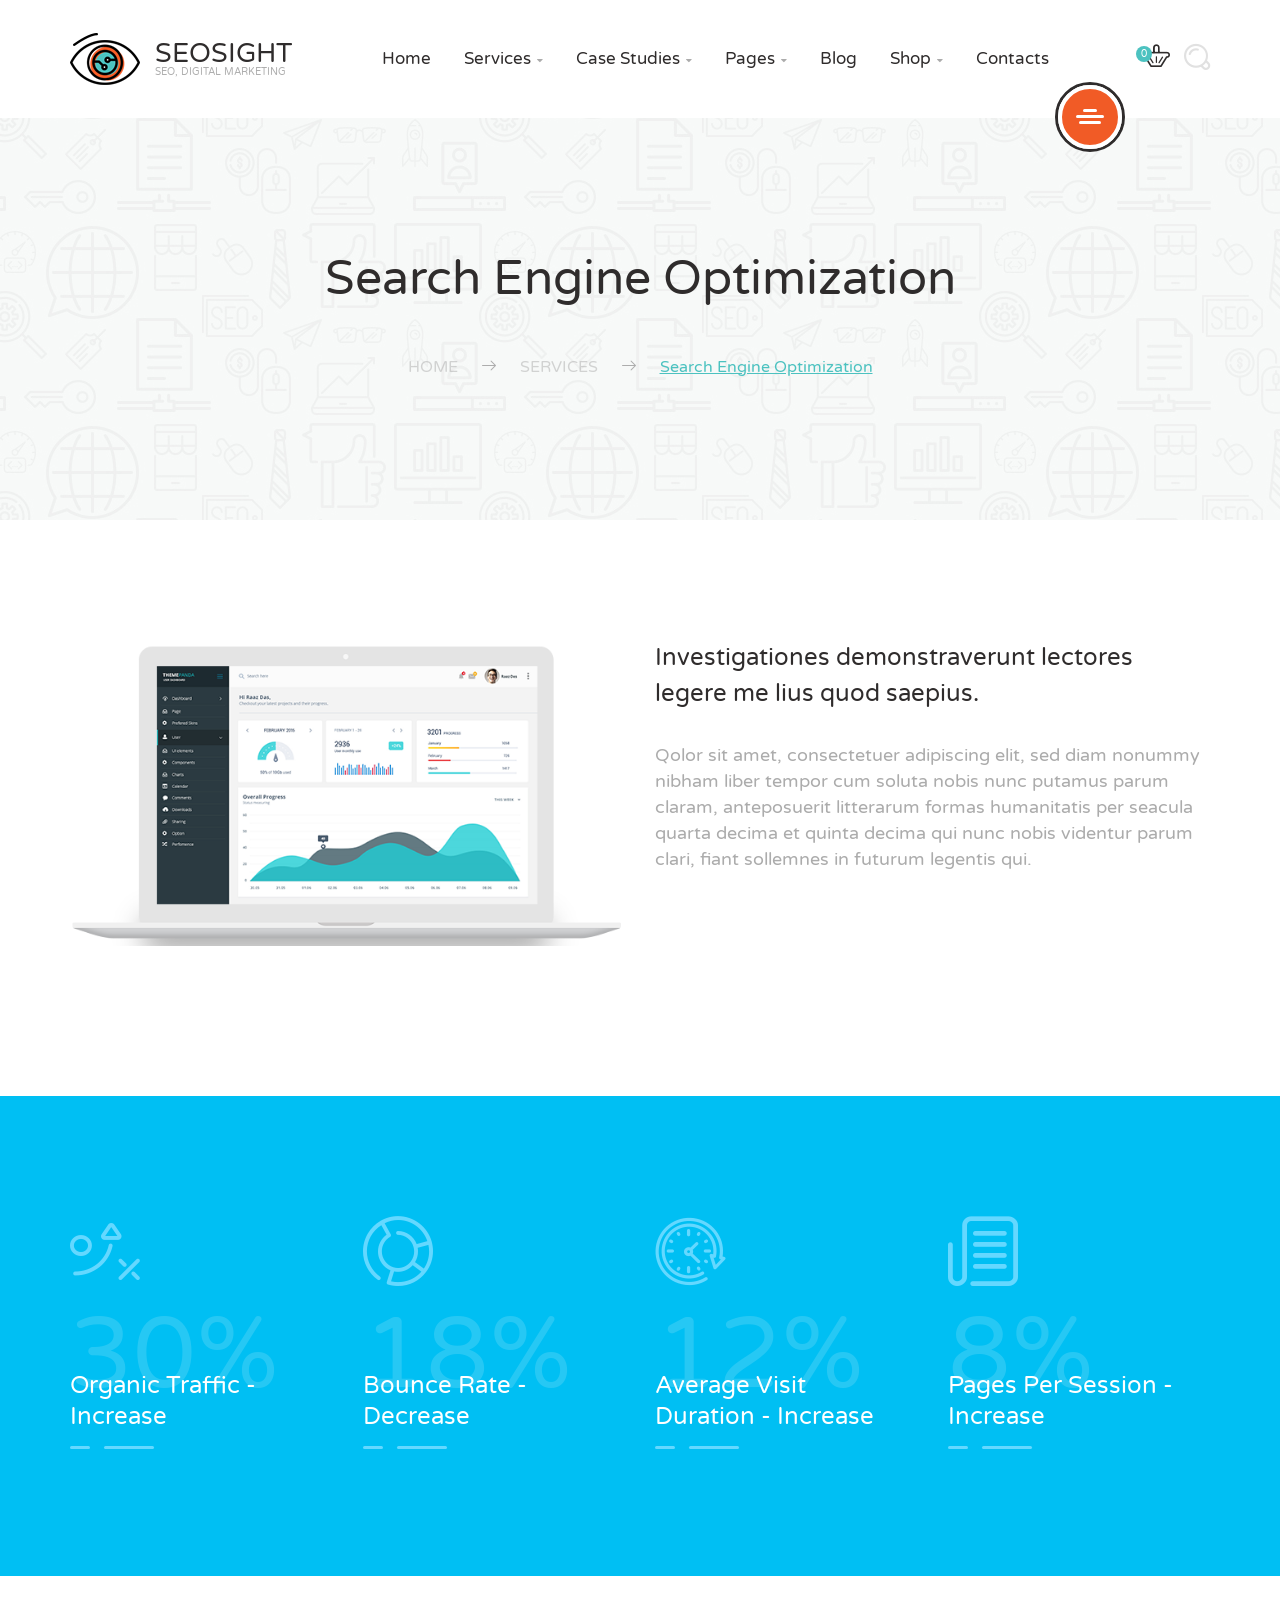
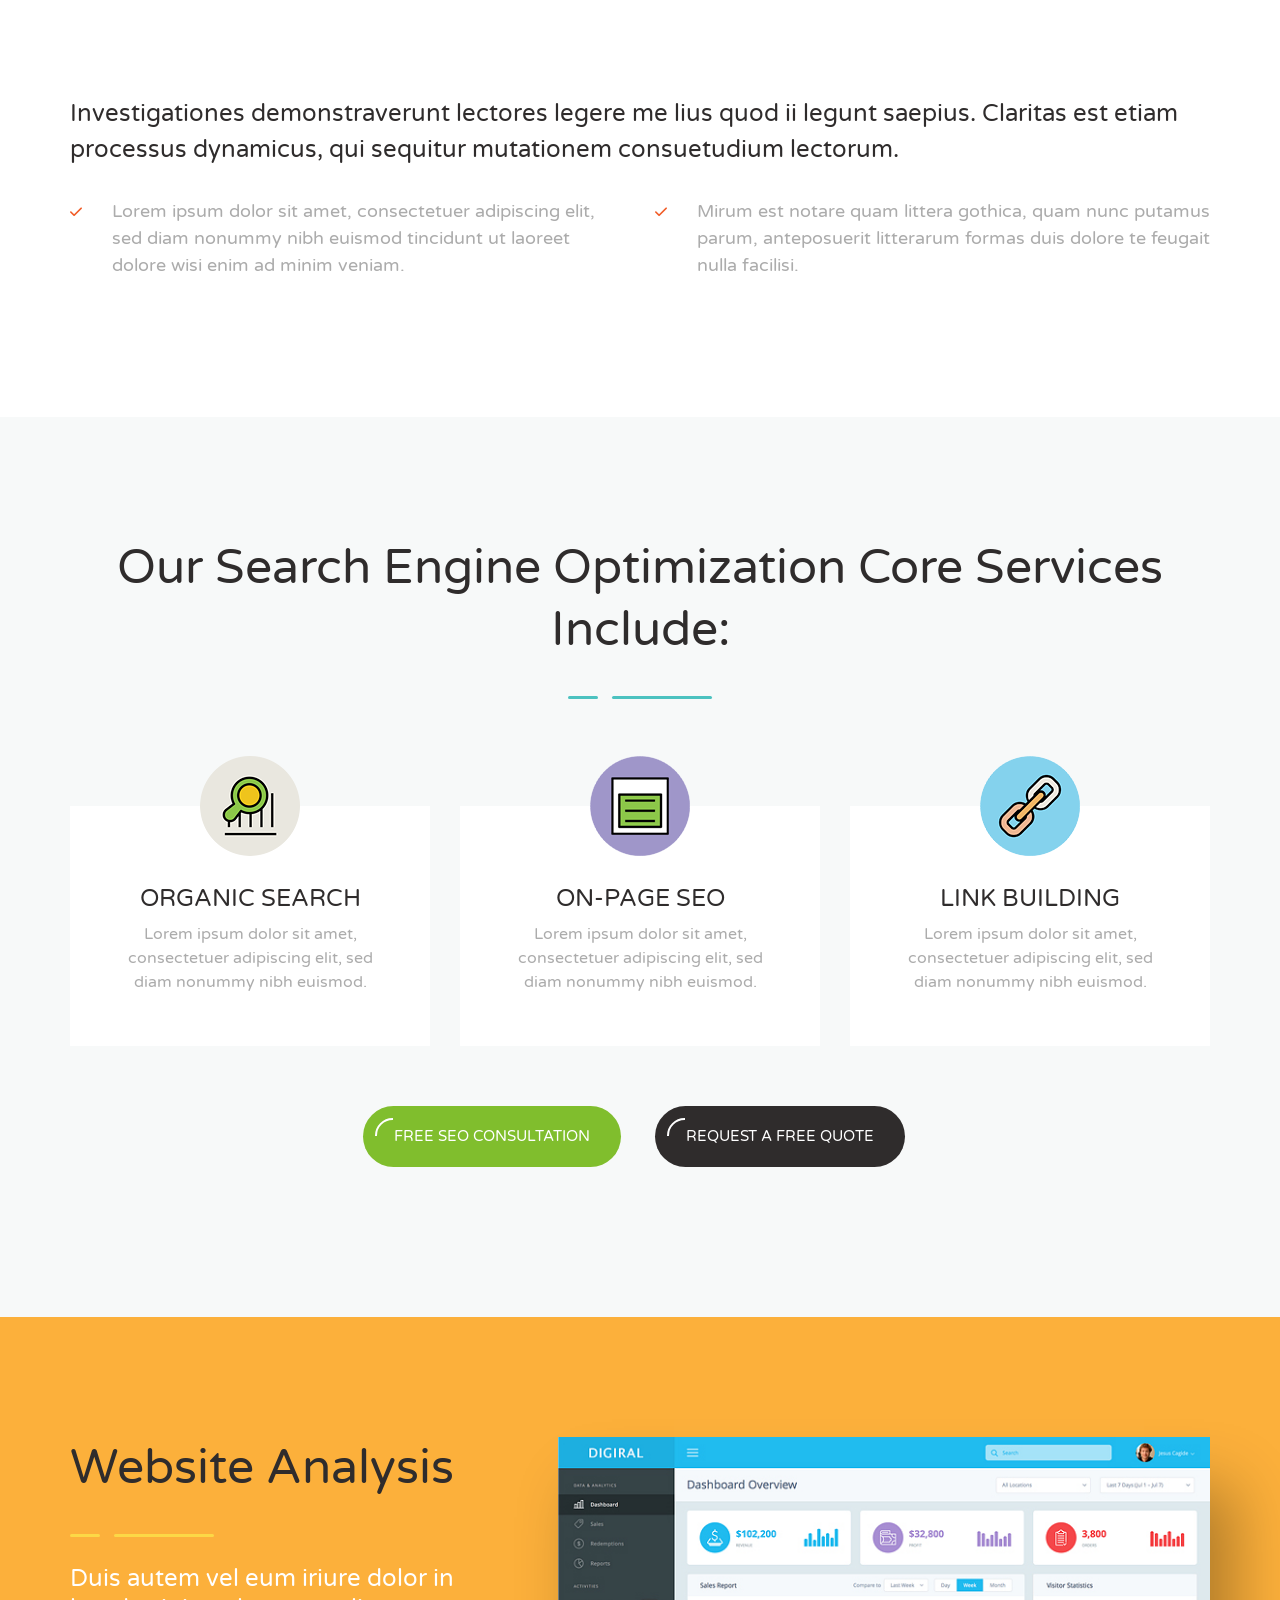
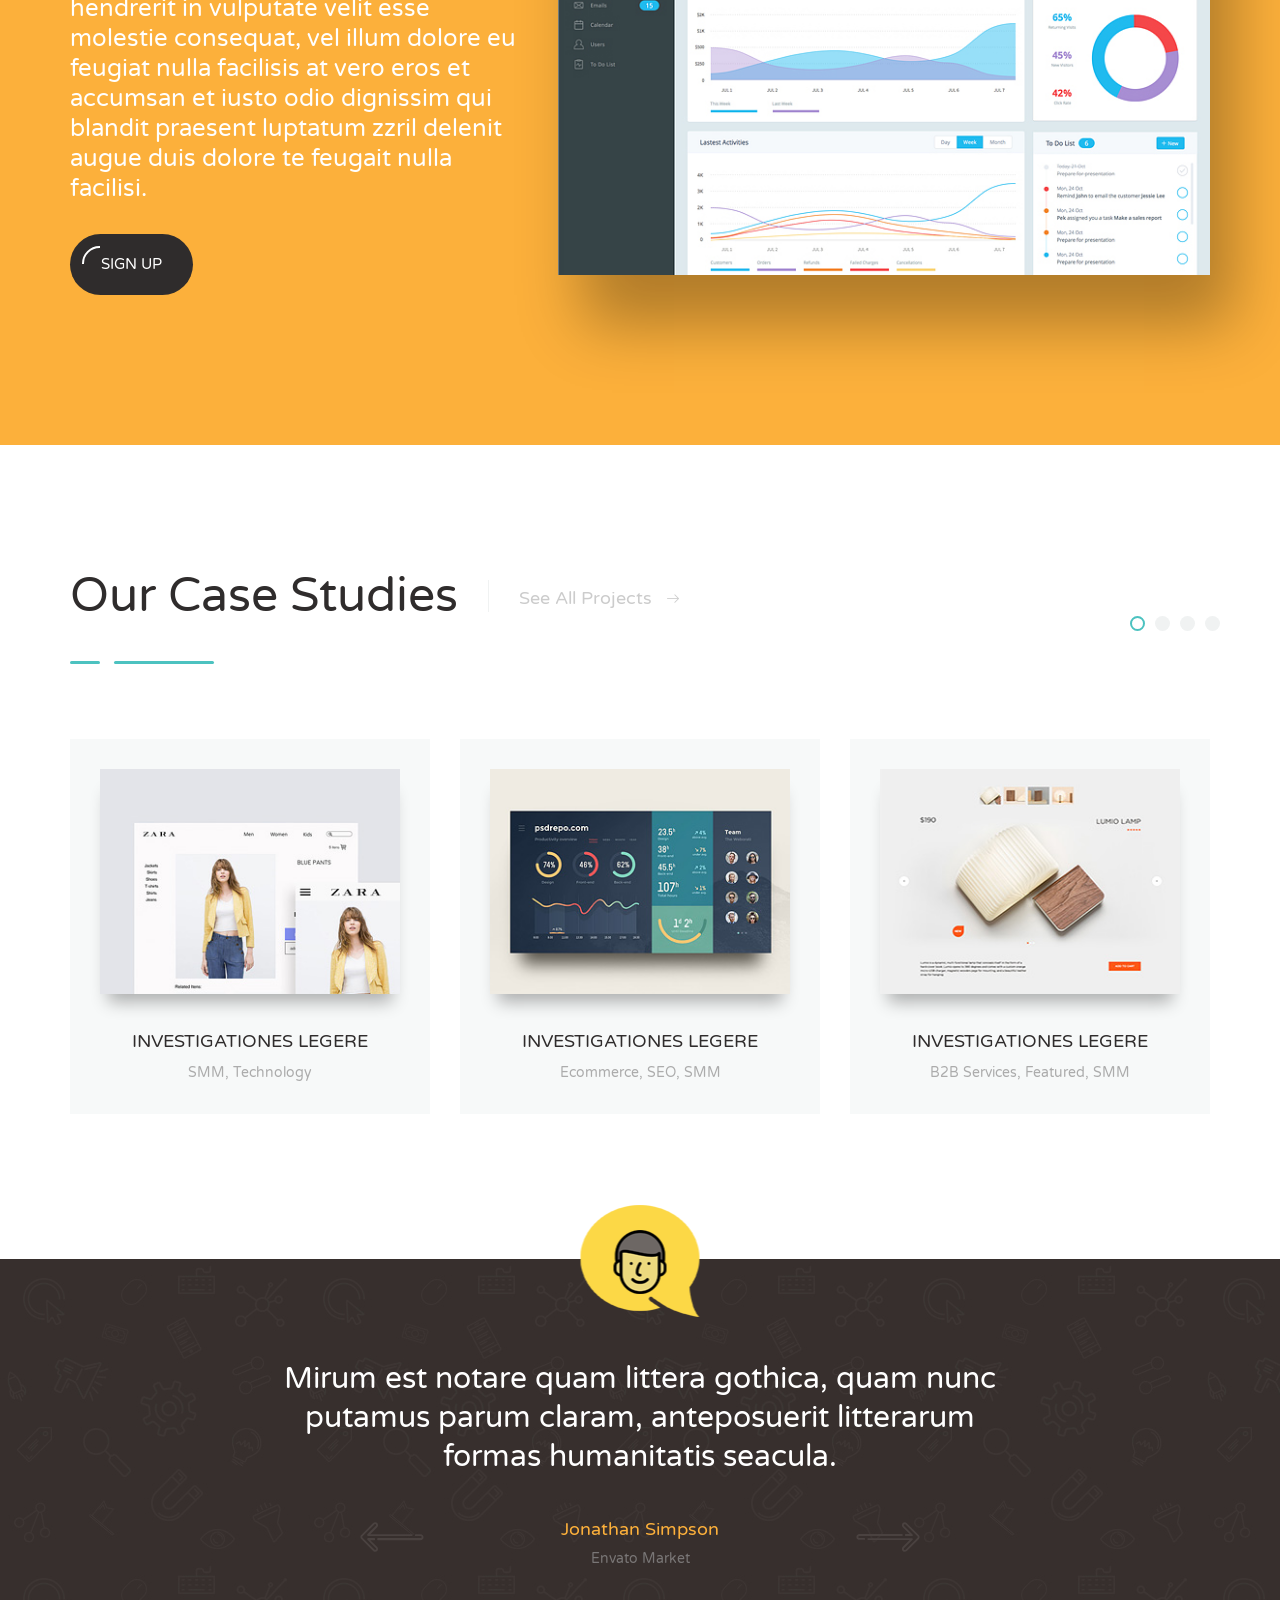
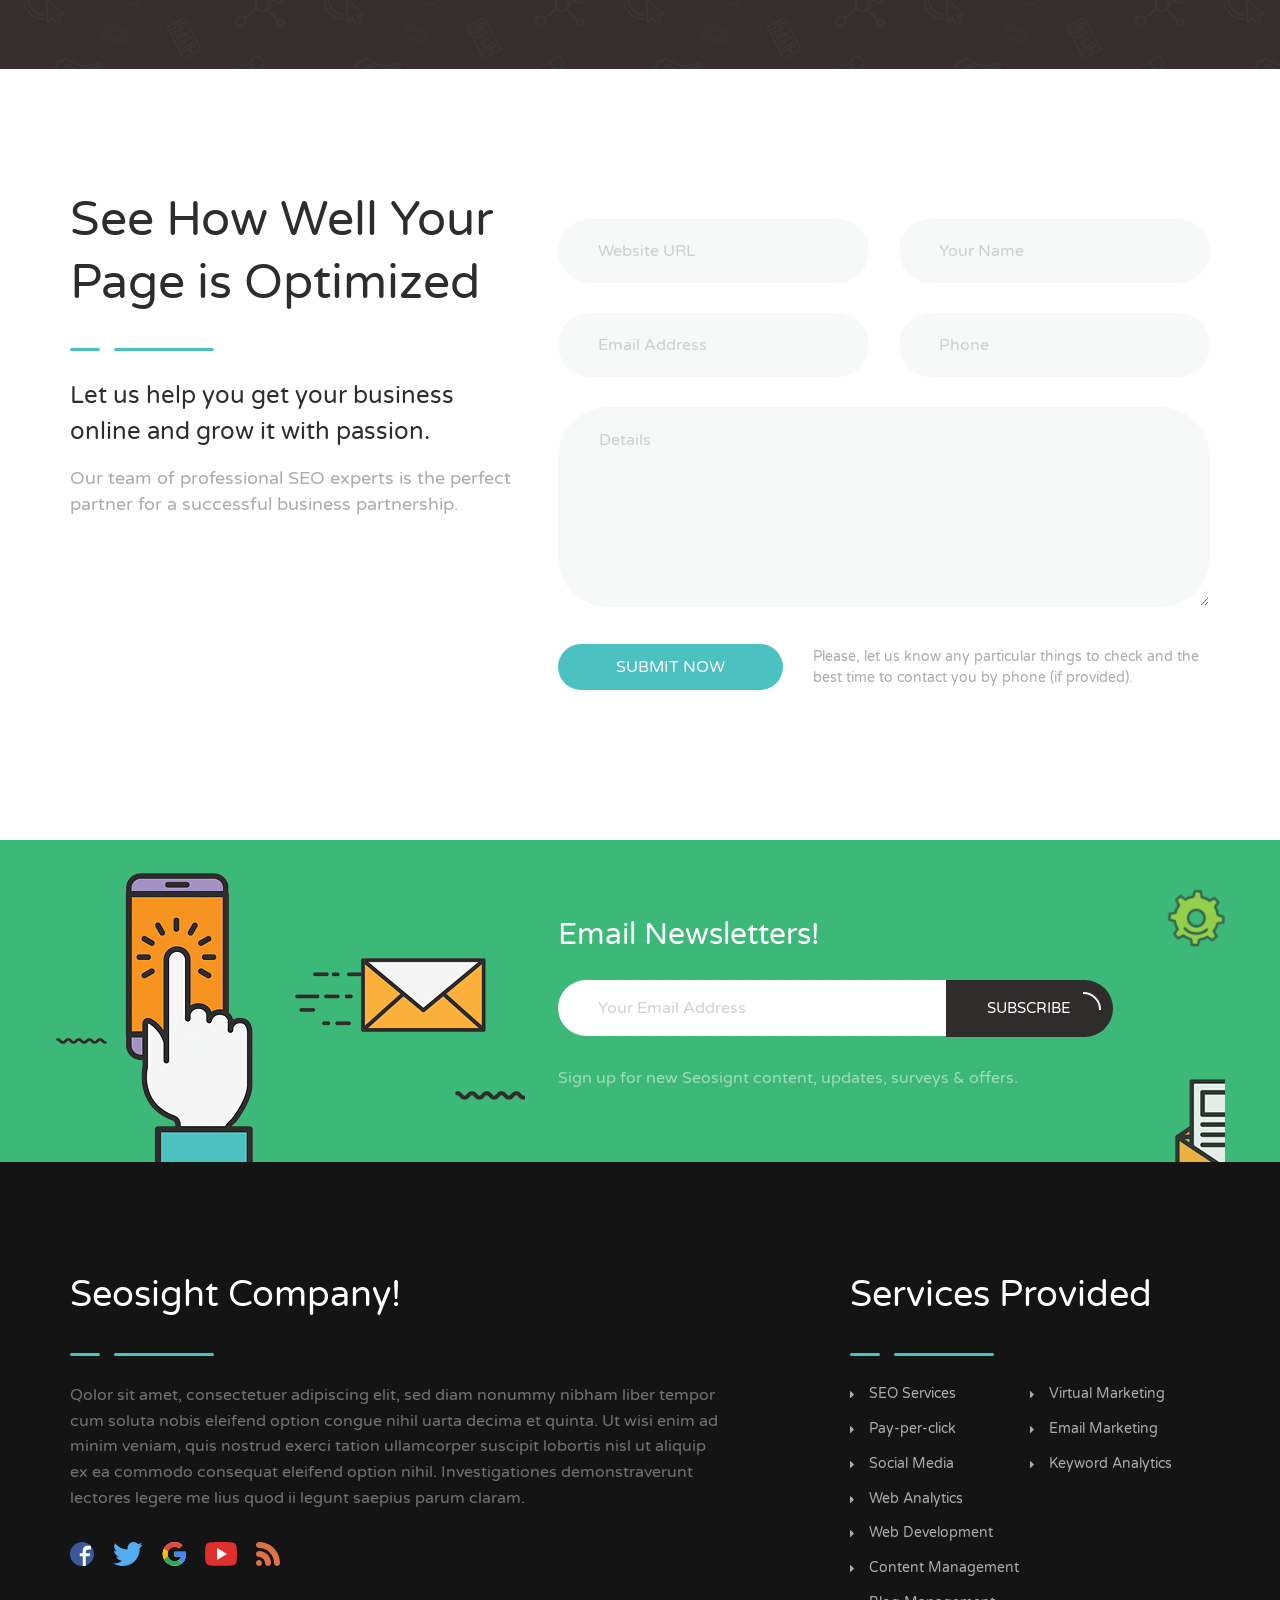
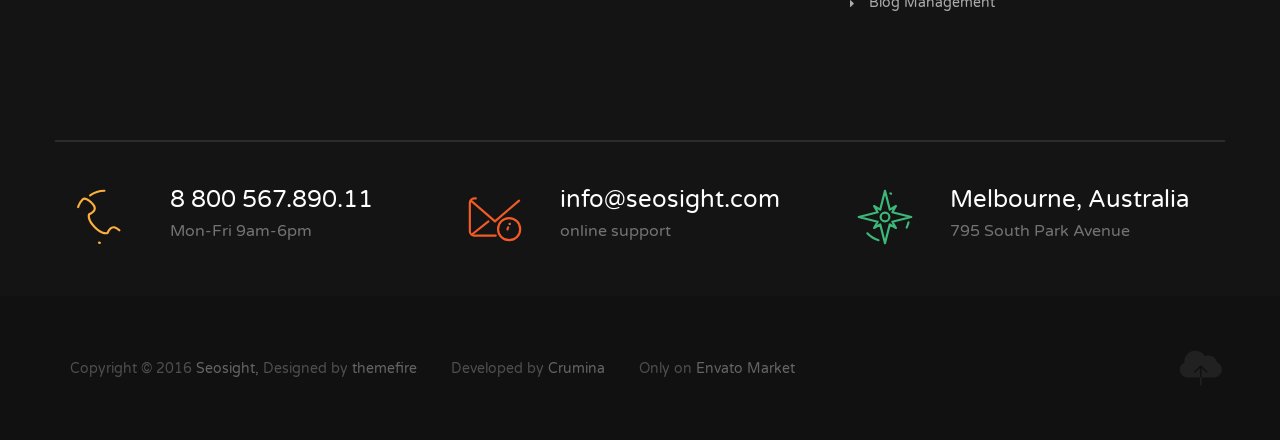
<file: 04_service_detail_seo.html>
<!DOCTYPE html>
<html lang="en">
<head lang="en">
	<meta charset="UTF-8">
	<meta name="viewport" content="width=device-width, initial-scale=1, maximum-scale=1">
	<title>Seosight - Service Detail SEO</title>

	<link rel="stylesheet" type="text/css" href="css/fonts.css">
	<link rel="stylesheet" type="text/css" href="css/crumina-fonts.css">
	<link rel="stylesheet" type="text/css" href="css/normalize.css">
	<link rel="stylesheet" type="text/css" href="css/grid.css">
	<link rel="stylesheet" type="text/css" href="css/base.css">
	<link rel="stylesheet" type="text/css" href="css/blocks.css">
	<link rel="stylesheet" type="text/css" href="css/layouts.css">
	<link rel="stylesheet" type="text/css" href="css/modules.css">
	<link rel="stylesheet" type="text/css" href="css/widgets-styles.css">
	<link rel="stylesheet" type="text/css" href="css/ion.rangeSlider.css">


	<!--Plugins styles-->

	<link rel="stylesheet" type="text/css" href="css/jquery.mCustomScrollbar.css">
	<link rel="stylesheet" type="text/css" href="css/swiper.min.css">
	<link rel="stylesheet" type="text/css" href="css/primary-menu.css">
	<link rel="stylesheet" type="text/css" href="css/magnific-popup.css">

	<!--Styles for RTL-->

	<!--<link rel="stylesheet" type="text/css" href="css/rtl.css">-->

	<!--External fonts-->

	<link href='https://fonts.googleapis.com/css?family=Varela+Round' rel='stylesheet' type='text/css'>

</head>


<body class=" "><!-- Preloader -->
<!--<div id="hellopreloader">
	<div class="preloader">
		<svg width="58" height="58">
			<g fill="none" fill-rule="evenodd" stroke="#FFF" stroke-width="1.5" transform="translate(2 1)">
				<circle cx="42.601" cy="11.462" r="5" fill="#fff">
					<animate attributeName="fill-opacity" begin="0s" calcMode="linear" dur="1.3s" repeatCount="indefinite" values="1;0;0;0;0;0;0;0" />
				</circle>
				<circle cx="49.063" cy="27.063" r="5" fill="none">
					<animate attributeName="fill-opacity" begin="0s" calcMode="linear" dur="1.3s" repeatCount="indefinite" values="0;1;0;0;0;0;0;0" />
				</circle>
				<circle cx="42.601" cy="42.663" r="5" fill="none">
					<animate attributeName="fill-opacity" begin="0s" calcMode="linear" dur="1.3s" repeatCount="indefinite" values="0;0;1;0;0;0;0;0" />
				</circle>
				<circle cx="27" cy="49.125" r="5" fill="none">
					<animate attributeName="fill-opacity" begin="0s" calcMode="linear" dur="1.3s" repeatCount="indefinite" values="0;0;0;1;0;0;0;0" />
				</circle>
				<circle cx="11.399" cy="42.663" r="5" fill="none">
					<animate attributeName="fill-opacity" begin="0s" calcMode="linear" dur="1.3s" repeatCount="indefinite" values="0;0;0;0;1;0;0;0" />
				</circle>
				<circle cx="4.938" cy="27.063" r="5" fill="none">
					<animate attributeName="fill-opacity" begin="0s" calcMode="linear" dur="1.3s" repeatCount="indefinite" values="0;0;0;0;0;1;0;0" />
				</circle>
				<circle cx="11.399" cy="11.462" r="5" fill="none">
					<animate attributeName="fill-opacity" begin="0s" calcMode="linear" dur="1.3s" repeatCount="indefinite" values="0;0;0;0;0;0;1;0" />
				</circle>
				<circle cx="27" cy="5" r="5" fill="none">
					<animate attributeName="fill-opacity" begin="0s" calcMode="linear" dur="1.3s" repeatCount="indefinite" values="0;0;0;0;0;0;0;1" />
				</circle>
			</g>
		</svg>
		<div class="text">Loading ...</div>
	</div>
</div>--><!-- ... end Preloader -->

<!-- Header -->

<header class="header" id="site-header">

	<div class="container">

		<div class="header-content-wrapper">

			<div class="logo">
				<a href="index.html" class="full-block-link"></a>
				<img loading="lazy" src="img/logo-eye.png" alt="Seosight">
				<div class="logo-text">
					<div class="logo-title">Seosight</div>
					<div class="logo-sub-title">SEO, Digital Marketing</div>
				</div>
			</div>

			<nav id="primary-menu" class="primary-menu">

				<a href='javascript:void(0)' id="menu-icon-trigger" class="menu-icon-trigger showhide">
					<span class="mob-menu--title">Menu</span>
					<span id="menu-icon-wrapper" class="menu-icon-wrapper" style="visibility: hidden">
                            <svg width="1000px" height="1000px">
                                <path id="pathD" d="M 300 400 L 700 400 C 900 400 900 750 600 850 A 400 400 0 0 1 200 200 L 800 800"></path>
                                <path id="pathE" d="M 300 500 L 700 500"></path>
                                <path id="pathF" d="M 700 600 L 300 600 C 100 600 100 200 400 150 A 400 380 0 1 1 200 800 L 800 200"></path>
                            </svg>
                        </span>
				</a>

				<!-- menu-icon-wrapper -->

				<ul class="primary-menu-menu">
					<li class="menu-item-has-children">
						<a href="index.html">Home</a>
					</li>

					<li class="">
						<a href="03_services.html">Services</a>
						<ul class="dropdown">
							<li class="megamenu-item-info">
								<h5 class="megamenu-item-info-title">List of Services</h5>
								<p class="megamenu-item-info-text">Choose a Service</p>
							</li>
							<li class="hover-ver2">
								<a href="05_service_details_localseo.html"><i class="seoicon-pin-map"></i>
									Local SEO
								</a>
							</li>
							<li class="hover-ver2">
								<a href="07_service_email_marketing.html"><i class="seoicon-mail-send"></i>
									Email Marketing
								</a>
							</li>
							<li class="hover-ver2">
								<a href="06_service_detail.html"><i class="seoicon-chat-comment"></i>
									Social Media Marketing
								</a>
							</li>
							<li class="menu-item-has-children hover-ver2">
								<a href="04_service_detail_seo.html">
									<i class="seoicon-search"></i>
									Search Engine Optimization
								</a>
							</li>
							<li class="hover-ver2">
								<a href="08_service_ppc_management.html"><i class="seoicon-button"></i>
									Pay Per Click Management
								</a>
							</li>
							<li class="menu-item-has-children hover-ver2">
								<a href="03_services.html">
									<i class="seoicon-pie-graph-split"></i>
									Services Promo List
								</a>
							</li>
						</ul>
					</li>

					<li class="">
						<a href="#">Case Studies</a>
						<ul class="dropdown">
							<li class="">
								<a href="11_case_studies.html">
									Case Studies Page
									<i class="seoicon-right-arrow"></i>
								</a>
							</li>

							<li class="">
								<a href="12_project_details_ver_01.html">
									Project details ver1
									<i class="seoicon-right-arrow"></i>
								</a>
							</li>
							<li class="">
								<a href="13_project_details_ver_02.html">
									Project details ver2
									<i class="seoicon-right-arrow"></i>
								</a>
							</li>
						</ul>
					</li>

					<li class="has-megamenu menu-item-has-children">
						<a href="#">Pages</a>

						<div class="megamenu" style="background-image: url('img/menu-bg.png');">
							<div class="megamenu-row">

								<div class="col3">
									<ul>
										<li class="megamenu-item-info">
											<h5 class="megamenu-item-info-title">Standard Pages</h5>
											<p class="megamenu-item-info-text">Pages that every website needs.</p>
										</li>

										<li>
											<a href="02_abouts.html">Our Agency<i class="seoicon-right-arrow"></i></a>
										</li>
										<li>
											<a href="21_seo_analysis.html">SEO Analysis<i class="seoicon-right-arrow"></i></a>
										</li>

										<li>
											<a href="10_testimonials.html">Testimonials
												<i class="seoicon-right-arrow"></i></a>
										</li>
										<li>
											<a href="09_our_clients.html">Our Special Clients<i class="seoicon-right-arrow"></i></a>
										</li>
										<li>
											<a href="34_pricing-tables.html">Pricing Packages<i class="seoicon-right-arrow"></i></a>
										</li>
										<li>
											<a href="404.html">404 Page<i class="seoicon-right-arrow"></i></a>
										</li>
									</ul>
								</div>
								<div class="col3">
									<ul>
										<li class="megamenu-item-info">
											<h5 class="megamenu-item-info-title">Features</h5>
											<p class="megamenu-item-info-text">Features of Our Digital Agency.</p>
										</li>

										<li>
											<a href="36_slider-with-photo.html">Main slider with photo<i class="seoicon-right-arrow"></i></a>
										</li>
										<li>
											<a href="25_navigation-flat.html">Stunning Headers<i class="seoicon-right-arrow"></i></a>
										</li>

										<li>
											<a href="37_navigation-with-photo.html">Sub-headers with photo<i class="seoicon-right-arrow"></i></a>
										</li>

										<li>
											<a href="38_photo-elements.html">Photo elements<i class="seoicon-right-arrow"></i></a>
										</li>

										<li>
											<a href="32_testimonials.html">Our Testimonials<i class="seoicon-right-arrow"></i></a>
										</li>

									</ul>
								</div>
								<div class="col3">
									<ul>

										<li class="megamenu-item-info">
											<h5 class="megamenu-item-info-title">Web Elements</h5>
											<p class="megamenu-item-info-text">Awesome header and title style
												variations and many more.</p>
										</li>

										<li>
											<a href="typography.html">Typography<i class="seoicon-right-arrow"></i></a>
										</li>
										<li>
											<a href="33_charts_counters.html">Charts &amp; Graphs<i class="seoicon-right-arrow"></i></a>
										</li>
										<li>
											<a href="buttons.html">Buttons<i class="seoicon-right-arrow"></i></a>
										</li>

										<li>
											<a href="28_popup-search.html">Popup Search<i class="seoicon-right-arrow"></i></a>
										</li>

									</ul>
								</div>


								<div class="col3">
									<ul>
										<li>
											<div class="google-logo">
												<img loading="lazy" src="img/google-logo.png" alt="logo">
											</div>

											<p class="google-text">The Yoast Analytics plugin lets you easily
												connect your website to Google Analytics and keep track of all
												your site traffic and key metrics in real-time.
											</p>
										</li>
									</ul>
								</div>

							</div>
						</div>
					</li>
					<li class="">
						<a href="14_blog.html">Blog</a>
					</li>
					<li class="">
						<a href="#">Shop</a>
						<ul class="dropdown">
							<li class="">
								<a href="16_shop.html">
									Shop Page
									<i class="seoicon-right-arrow"></i>
								</a>
							</li>
							<li class="">
								<a href="17_product_details.html">
									Product Details
									<i class="seoicon-right-arrow"></i>
								</a>
							</li>
							<li class="">
								<a href="20_checkout.html">
									Checkout
									<i class="seoicon-right-arrow"></i>
								</a>
							</li>
							<li class="">
								<a href="19_cart.html">
									Shopping Cart
									<i class="seoicon-right-arrow"></i>
								</a>
							</li>
						</ul>

					</li>

					<li class="">
						<a href="22_contacts.html">Contacts</a>
					</li>
				</ul>
			</nav>

			<ul class="nav-add">
				<li class="cart">

					<a href="#" class="js-cart-animate">
						<i class="seoicon-basket"></i>
						<span class="cart-count">0</span>
					</a>

					<div class="cart-popup-wrap">
						<div class="popup-cart">
							<h4 class="title-cart">No products in the cart!</h4>
							<p class="subtitle">Please make your choice.</p>
							<div class="btn btn-small btn--dark">
								<span class="text">view all catalog</span>
							</div>
						</div>
					</div>

				</li>

				<li class="search search_main">
					<a href="#" class="js-open-search">
						<i class="seoicon-loupe"></i>
					</a>
				</li>
			</ul>

			<div class="user-menu open-overlay">
				<a href="#" class="user-menu-content  js-open-aside">
					<span></span>
					<span></span>
					<span></span>
				</a>
			</div>
		</div>

	</div>

</header>


<!-- ... End Header -->

<!-- Right-menu -->

<div class="mCustomScrollbar">
	<div class="popup right-menu">

		<div class="right-menu-wrap">

			<div class="user-menu-close js-close-aside">
				<a href="#" class="user-menu-content  js-clode-aside">
					<span></span>
					<span></span>
				</a>
			</div>

			<div class="logo">
				<a href="index.html" class="full-block-link"></a>
				<img loading="lazy" src="img/logo-eye.png" alt="Seosight">
				<div class="logo-text">
					<div class="logo-title">Seosight</div>
				</div>
			</div>

			<p class="text">Investigationes demonstraverunt lectores legere me lius quod
				ii legunt saepius est etiam processus dynamicus.
			</p>

		</div>

		<div class="widget login">

			<h4 class="login-title">Sign In to Your Account</h4>
			<input class="input-standard-grey" placeholder="Username or Email" type="text">
			<input class="password input-standard-grey" placeholder="Password" type="password">
			<div class="login-btn-wrap">

				<div class="btn btn-medium btn--dark btn-hover-shadow">
					<span class="text">login now</span>
					<span class="semicircle"></span>
				</div>

				<div class="remember-wrap">

					<div class="checkbox">
						<input id="remember" type="checkbox" name="remember" value="remember">
						<label for="remember">Remember Me</label>
					</div>

				</div>

			</div>

			<div class="helped">Lost your password?</div>
			<div class="helped js-window-popup">Register Now</div>

		</div>

		<div class="widget contacts">

			<h4 class="contacts-title">Get In Touch</h4>
			<p class="contacts-text">Lorem ipsum dolor sit amet, duis metus ligula amet in purus,
				vitae donec vestibulum enim, tincidunt massa sit, convallis ipsum.
			</p>

			<div class="contacts-item">
				<img loading="lazy" src="img/contact4.png" alt="phone">
				<div class="content">
					<a href="#" class="title">8 800 567.890.11</a>
					<p class="sub-title">Mon-Fri 9am-6pm</p>
				</div>
			</div>

			<div class="contacts-item">
				<img loading="lazy" src="img/contact5.png" alt="phone">
				<div class="content">
					<a href="#" class="title">info@seosight.com</a>
					<p class="sub-title">online support</p>
				</div>
			</div>

			<div class="contacts-item">
				<img loading="lazy" src="img/contact6.png" alt="phone">
				<div class="content">
					<a href="#" class="title">Melbourne, Australia</a>
					<p class="sub-title">795 South Park Avenue</p>
				</div>
			</div>

		</div>

	</div>

</div>

<!-- ... End Right-menu -->

<div class="content-wrapper">

	<!-- Stunning Header -->

	<div class="stunning-header stunning-header-bg-lightgray">
		<div class="stunning-header-content">
			<h1 class="stunning-header-title c-dark">Search Engine Optimization</h1>
			<ul class="breadcrumbs">
				<li class="breadcrumbs-item">
					<a href="index.html" class="c-gray">Home</a>
					<i class="seoicon-right-arrow"></i>
					<a href="03_services.html" class="c-gray">Services</a>
					<i class="seoicon-right-arrow"></i>
				</li>
				<li class="breadcrumbs-item active">
					<span href="#" class="c-primary">Search Engine Optimization</span>
					<i class="seoicon-right-arrow"></i>
				</li>
			</ul>
		</div>
	</div>

	<!-- End Stunning Header -->


	<!-- Overlay Search -->

	<div class="overlay_search">
		<div class="container">
			<div class="row">
				<div class="form_search-wrap">
					<form>
						<input class="overlay_search-input" placeholder="Type and hit Enter..." type="text">
						<a href="#" class="overlay_search-close">
							<span></span>
							<span></span>
						</a>
					</form>
				</div>
			</div>
		</div>
	</div>

	<!-- End Overlay Search -->

	<div class="container">
		<div class="row medium-padding120">
			<div class="col-lg-6 col-md-6 col-sm-12 col-xs-12 mb30">
				<img loading="lazy" src="img/mac-book.png" alt="pc">
			</div>
			<div class="col-lg-6 col-md-6 col-sm-12 col-xs-12">
				<h5 class="mb30">Investigationes demonstraverunt lectores legere me lius quod saepius.</h5>
				<p>Qolor sit amet, consectetuer adipiscing elit, sed diam nonummy nibham liber tempor cum soluta nobis nunc
					putamus parum claram, anteposuerit litterarum formas humanitatis per seacula quarta decima et quinta
					decima qui nunc nobis videntur parum clari, fiant sollemnes in futurum legentis qui.
				</p>
			</div>
		</div>
	</div>

	<!-- Counters -->


	<div class="container-fluid">
		<div class="row bg-blue-color medium-padding120">
			<div class="container">
				<div class="row">

					<div class="counters-modern">
						<div class="col-lg-3 col-md-6 col-sm-6 col-xs-12">
							<div class="counter-item-modern">
								<i class="seoicon-strategy"></i>
								<div class="counter-numbers-modern negative-margin c-semitransparent-white counter">
									<span data-speed="2000" data-refresh-interval="3" data-to="83" data-from="10">83%</span>
									<div class="units">%</div>
								</div>
								<span class="counter-title-modern">Organic Traffic - Increase</span>
								<div class="counter-line-modern">
									<span class="short-line-modern bg-blue-color-light"></span>
									<span class="long-line-modern bg-blue-color-light"></span>
								</div>
							</div>
						</div>

						<div class="col-lg-3 col-md-6 col-sm-6 col-xs-12">
							<div class="counter-item-modern">
								<i class="seoicon-pie-graph"></i>
								<div class="counter-numbers-modern negative-margin c-semitransparent-white counter">
									<span data-speed="2000" data-refresh-interval="3" data-to="52" data-from="5">52%</span>
									<div class="units">%</div>
								</div>
								<span class="counter-title-modern">Bounce Rate - Decrease</span>
								<div class="counter-line-modern">
									<span class="short-line-modern bg-blue-color-light"></span>
									<span class="long-line-modern bg-blue-color-light"></span>
								</div>
							</div>
						</div>

						<div class="col-lg-3 col-md-6 col-sm-6 col-xs-12">
							<div class="counter-item-modern">
								<i class="seoicon-time-is-running"></i>
								<div class="counter-numbers-modern negative-margin c-semitransparent-white counter">
									<span data-speed="2000" data-refresh-interval="3" data-to="38" data-from="1">38%</span>
									<div class="units">%</div>
								</div>
								<span class="counter-title-modern">Average Visit Duration - Increase</span>
								<div class="counter-line-modern">
									<span class="short-line-modern bg-blue-color-light"></span>
									<span class="long-line-modern bg-blue-color-light"></span>
								</div>
							</div>
						</div>

						<div class="col-lg-3 col-md-6 col-sm-6 col-xs-12">
							<div class="counter-item-modern">
								<i class="seoicon-text-paper"></i>
								<div class="counter-numbers-modern negative-margin c-semitransparent-white counter">
									<span data-speed="2000" data-refresh-interval="3" data-to="27" data-from="1">27%</span>
									<div class="units">%</div>
								</div>
								<span class="counter-title-modern">Pages Per Session - Increase</span>
								<div class="counter-line-modern">
									<span class="short-line-modern bg-blue-color-light"></span>
									<span class="long-line-modern bg-blue-color-light"></span>
								</div>
							</div>
						</div>

					</div>

				</div>
			</div>
		</div>
	</div>

	<!-- End Counters -->


	<div class="container">
		<div class="row medium-padding120">

			<div class="col-lg-12">

				<div class="row mb30">
					<div class="col-lg-12">
						<h5>Investigationes demonstraverunt lectores legere me lius quod ii legunt saepius. Claritas est etiam
							processus dynamicus, qui sequitur mutationem consuetudium lectorum.
						</h5>
					</div>
				</div>
				<div class="row">
					<div class="col-lg-6 col-md-6 col-sm-12 col-xs-12">
						<ul class="list list--secondary">
							<li>
								<i class="seoicon-check"></i>
								<a href="#">Lorem ipsum dolor sit amet, consectetuer adipiscing elit, sed diam nonummy nibh
									euismod tincidunt ut laoreet dolore wisi enim ad minim veniam.
								</a>
							</li>
						</ul>
					</div>

					<div class="col-lg-6 col-md-6 col-sm-12 col-xs-12">
						<ul class="list list--secondary">
							<li>
								<i class="seoicon-check"></i>
								<a href="#">Mirum est notare quam littera gothica, quam nunc putamus parum, anteposuerit
									litterarum formas duis dolore te feugait nulla facilisi.
								</a>
							</li>
						</ul>
					</div>
				</div>

			</div>

		</div>
	</div>

	<!-- Info box -->

	<div class="container-fluid">
		<div class="row medium-padding120 bg-border-color">
			<div class="container">

				<div class="row mb30">
					<div class="col-lg-12 col-md-12">
						<div class="heading align-center">
							<h4 class="h1 heading-title">Our Search Engine Optimization Core
								Services Include:</h4>
							<div class="heading-line">
								<span class="short-line"></span>
								<span class="long-line"></span>
							</div>
						</div>
					</div>
				</div>

				<div class="row mb60">
					<div class="col-lg-4 col-md-6 col-sm-6 col-xs-12">
						<div class="info-box--standard-bg">
							<div class="info-box-content">
								<h4 class="info-box-title">Organic Search</h4>
								<p class="text">Lorem ipsum dolor sit amet, consectetuer adipiscing elit,
									sed diam nonummy nibh euismod.
								</p>

								<div class="info-box-image">
									<img loading="lazy" src="img/info-box15.png" alt="image">
								</div>
							</div>
						</div>
					</div>

					<div class="col-lg-4 col-md-6 col-sm-6 col-xs-12">
						<div class="info-box--standard-bg">
							<div class="info-box-content">
								<h4 class="info-box-title">On-Page SEO</h4>
								<p class="text">Lorem ipsum dolor sit amet, consectetuer adipiscing elit,
									sed diam nonummy nibh euismod.
								</p>

								<div class="info-box-image">
									<img loading="lazy" src="img/info-box16.png" alt="image">
								</div>
							</div>
						</div>
					</div>

					<div class="col-lg-4 col-md-6 col-sm-6 col-xs-12">
						<div class="info-box--standard-bg">
							<div class="info-box-content">
								<h4 class="info-box-title">Link Building</h4>
								<p class="text">Lorem ipsum dolor sit amet,
									consectetuer adipiscing elit, sed diam nonummy nibh euismod.
								</p>

								<div class="info-box-image">
									<img loading="lazy" src="img/info-box17.png" alt="image">
								</div>
							</div>
						</div>
					</div>

				</div>

				<div class="row">
					<div class="col-lg-3 col-lg-offset-3 col-md-4 col-md-offset-2 col-sm-6 col-xs-12">
						<a href="22_contacts.html" class="btn btn-medium btn--light-green btn-hover-shadow mb30">
							<span class="text">Free SEO Consultation</span>
							<span class="semicircle"></span>
						</a>
					</div>

					<div class="col-lg-3 col-md-4 col-sm-6 col-xs-12">
						<a href="22_contacts.html" class="btn btn-medium btn--dark btn-hover-shadow mb30">
							<span class="text">Request a Free Quote</span>
							<span class="semicircle"></span>
						</a>
					</div>
				</div>

			</div>
		</div>
	</div>

	<!-- End Info box -->


	<div class="container-fluid">
		<div class="row medium-padding120 bg-orange-color">
			<div class="container">
				<div class="row">
					<div class="col-lg-5 col-md-5 col-sm-12 col-xs-12">
						<div class="heading">
							<h4 class="h1 heading-title">Website Analysis</h4>
							<div class="heading-line">
								<span class="short-line bg-yellow-color"></span>
								<span class="long-line bg-yellow-color"></span>
							</div>
							<p class="heading-text c-white">Duis autem vel eum iriure dolor in hendrerit in vulputate velit esse
								molestie consequat, vel illum dolore eu feugiat nulla facilisis at vero eros et accumsan
								et iusto odio dignissim qui blandit praesent luptatum zzril delenit augue duis dolore te
								feugait nulla facilisi.
							</p>
						</div>

						<div class="btn btn-medium btn--dark btn-hover-shadow mb30">
							<span class="text">Sign Up</span>
							<span class="semicircle"></span>
						</div>
					</div>

					<div class="col-lg-7 col-md-7 col-sm-12 col-xs-12">
						<img loading="lazy" src="img/analysis.jpg" class="shadow-image" alt="analysis">
					</div>
				</div>
			</div>
		</div>
	</div>

	<!-- Case Slider -->


	<div class="container">

		<div class="recent-case-slider medium-padding120">

			<div class="row">

				<div class="col-lg-12">
					<div class="heading">
						<h4 class="h1 heading-title">Our Case Studies</h4>
						<a href="#" class="read-more">See All Projects
							<i class="seoicon-right-arrow"></i>
						</a>
						<div class="heading-line">
							<span class="short-line"></span>
							<span class="long-line"></span>
						</div>
					</div>
				</div>
			</div>

			<div class="row">

				<div class="swiper-container top-pagination">

					<div class="swiper-wrapper">

						<div class="case-slider-item swiper-slide">

							<div class="col-lg-4 col-md-4 col-sm-6 col-xs-12">

								<div class="case-item align-center">
									<div class="case-item__thumb mouseover poster-3d lightbox shadow animation-disabled" data-offset="5">
										<img loading="lazy" src="img/case1.jpg" alt="our case">
									</div>
									<h6 class="case-item__title">Investigationes legere</h6>
									<div class="case-item__cat">
										<a href="#">SMM,</a>
										<a href="#">Technology</a>
									</div>
								</div>
							</div>

							<div class="col-lg-4 col-md-4 col-sm-6 col-xs-12">

								<div class="case-item align-center">
									<div class="case-item__thumb mouseover poster-3d lightbox shadow animation-disabled" data-offset="5">
										<img loading="lazy" src="img/case2.jpg" alt="our case">
									</div>
									<h6 class="case-item__title">Investigationes legere</h6>
									<div class="case-item__cat">
										<a href="#">Ecommerce,</a>
										<a href="#">SEO,</a>
										<a href="#">SMM</a>
									</div>
								</div>
							</div>

							<div class="col-lg-4 col-md-4 col-sm-6 col-xs-12">

								<div class="case-item align-center">
									<div class="case-item__thumb mouseover poster-3d lightbox shadow animation-disabled" data-offset="5">
										<img loading="lazy" src="img/case3.jpg" alt="our case">
									</div>
									<h6 class="case-item__title">Investigationes legere</h6>
									<div class="case-item__cat">
										<a href="#">B2B Services,</a>
										<a href="#">Featured,</a>
										<a href="#">SMM</a>
									</div>
								</div>

							</div>
						</div>

						<div class="case-slider-item swiper-slide">

							<div class="col-lg-4 col-md-4 col-sm-6 col-xs-12">

								<div class="case-item align-center">
									<div class="case-item__thumb mouseover poster-3d lightbox shadow animation-disabled" data-offset="5">
										<img loading="lazy" src="img/case1.jpg" alt="our case">
									</div>
									<h6 class="case-item__title">Investigationes legere</h6>
									<div class="case-item__cat">
										<a href="#">SMM,</a>
										<a href="#">Technology</a>
									</div>
								</div>
							</div>

							<div class="col-lg-4 col-md-4 col-sm-6 col-xs-12">

								<div class="case-item align-center">
									<div class="case-item__thumb mouseover poster-3d lightbox shadow animation-disabled" data-offset="5">
										<img loading="lazy" src="img/case2.jpg" alt="our case">
									</div>
									<h6 class="case-item__title">Investigationes legere</h6>
									<div class="case-item__cat">
										<a href="#">Ecommerce,</a>
										<a href="#">SEO,</a>
										<a href="#">SMM</a>
									</div>
								</div>
							</div>

							<div class="col-lg-4 col-md-4 col-sm-6 col-xs-12">

								<div class="case-item align-center">
									<div class="case-item__thumb mouseover poster-3d lightbox shadow animation-disabled" data-offset="5">
										<img loading="lazy" src="img/case3.jpg" alt="our case">
									</div>
									<h6 class="case-item__title">Investigationes legere</h6>
									<div class="case-item__cat">
										<a href="#">B2B Services,</a>
										<a href="#">Featured,</a>
										<a href="#">SMM</a>
									</div>
								</div>

							</div>
						</div>

						<div class="case-slider-item swiper-slide">

							<div class="col-lg-4 col-md-4 col-sm-6 col-xs-12">

								<div class="case-item align-center">
									<div class="case-item__thumb mouseover poster-3d lightbox shadow animation-disabled" data-offset="5">
										<img loading="lazy" src="img/case1.jpg" alt="our case">
									</div>
									<h6 class="case-item__title">Investigationes legere</h6>
									<div class="case-item__cat">
										<a href="#">SMM,</a>
										<a href="#">Technology</a>
									</div>
								</div>
							</div>

							<div class="col-lg-4 col-md-4 col-sm-6 col-xs-12">

								<div class="case-item align-center">
									<div class="case-item__thumb mouseover poster-3d lightbox shadow animation-disabled" data-offset="5">
										<img loading="lazy" src="img/case2.jpg" alt="our case">
									</div>
									<h6 class="case-item__title">Investigationes legere</h6>
									<div class="case-item__cat">
										<a href="#">Ecommerce,</a>
										<a href="#">SEO,</a>
										<a href="#">SMM</a>
									</div>
								</div>
							</div>

							<div class="col-lg-4 col-md-4 col-sm-6 col-xs-12">

								<div class="case-item align-center">
									<div class="case-item__thumb mouseover poster-3d lightbox shadow animation-disabled" data-offset="5">
										<img loading="lazy" src="img/case3.jpg" alt="our case">
									</div>
									<h6 class="case-item__title">Investigationes legere</h6>
									<div class="case-item__cat">
										<a href="#">B2B Services,</a>
										<a href="#">Featured,</a>
										<a href="#">SMM</a>
									</div>
								</div>

							</div>
						</div>

						<div class="case-slider-item swiper-slide">

							<div class="col-lg-4 col-md-4 col-sm-6 col-xs-12">

								<div class="case-item align-center">
									<div class="case-item__thumb mouseover poster-3d lightbox shadow animation-disabled" data-offset="5">
										<img loading="lazy" src="img/case1.jpg" alt="our case">
									</div>
									<h6 class="case-item__title">Investigationes legere</h6>
									<div class="case-item__cat">
										<a href="#">SMM,</a>
										<a href="#">Technology</a>
									</div>
								</div>
							</div>

							<div class="col-lg-4 col-md-4 col-sm-6 col-xs-12">

								<div class="case-item align-center">
									<div class="case-item__thumb mouseover poster-3d lightbox shadow animation-disabled" data-offset="5">
										<img loading="lazy" src="img/case2.jpg" alt="our case">
									</div>
									<h6 class="case-item__title">Investigationes legere</h6>
									<div class="case-item__cat">
										<a href="#">Ecommerce,</a>
										<a href="#">SEO,</a>
										<a href="#">SMM</a>
									</div>
								</div>
							</div>

							<div class="col-lg-4 col-md-4 col-sm-6 col-xs-12">

								<div class="case-item align-center">
									<div class="case-item__thumb mouseover poster-3d lightbox shadow animation-disabled" data-offset="5">
										<img loading="lazy" src="img/case3.jpg" alt="our case">
									</div>
									<h6 class="case-item__title">Investigationes legere</h6>
									<div class="case-item__cat">
										<a href="#">B2B Services,</a>
										<a href="#">Featured,</a>
										<a href="#">SMM</a>
									</div>
								</div>

							</div>
						</div>

					</div>

					<!-- If we need pagination -->
					<div class="swiper-pagination"></div>

				</div>

			</div>


		</div>
	</div>

	<!-- End Case Slider -->


	<!-- Testimonials Slider -->

	<div class="container-fluid">
		<div class="row bg-boxed-dark">
			<div class="container">
				<div class="row">
					<div class="col-lg-8 col-lg-offset-2">
						<div class="testimonial-slider-standard align-center medium-padding100 avatar-top">

							<!-- Slider main container -->
							<div class="swiper-container">

								<div class="swiper-wrapper">

									<div class="testimonial-slider-standard-item swiper-slide">

										<div class="testimonial-item">

											<div class="testimonial-text">
												Mirum est notare quam littera gothica, quam nunc putamus parum claram,
												anteposuerit litterarum formas humanitatis seacula.
											</div>

											<div class="author-info-wrap">

												<div class="author-info">
													<h4 class="author-name c-orange">Jonathan Simpson</h4>
													<div class="author-company">Envato Market</div>
												</div>

											</div>

											<div class="avatar">
												<img loading="lazy" src="img/avatar.png" alt="avatar">
											</div>

										</div>

									</div>

									<div class="testimonial-slider-standard-item swiper-slide">

										<div class="testimonial-item">

											<div class="testimonial-text">
												Mirum est notare quam littera gothica, quam nunc putamus parum claram,
												anteposuerit litterarum formas humanitatis seacula.
											</div>

											<div class="author-info-wrap">

												<div class="author-info">
													<h4 class="author-name c-orange">Jonathan Simpson</h4>
													<div class="author-company">Envato Market</div>
												</div>

											</div>

											<div class="avatar">
												<img loading="lazy" src="img/avatar.png" alt="avatar">
											</div>

										</div>

									</div>

									<div class="testimonial-slider-standard-item swiper-slide">

										<div class="testimonial-item">

											<div class="testimonial-text">
												Mirum est notare quam littera gothica, quam nunc putamus parum claram,
												anteposuerit litterarum formas humanitatis seacula.
											</div>

											<div class="author-info-wrap">

												<div class="author-info">
													<h4 class="author-name c-orange">Jonathan Simpson</h4>
													<div class="author-company">Envato Market</div>
												</div>

											</div>

											<div class="avatar">
												<img loading="lazy" src="img/avatar.png" alt="avatar">
											</div>

										</div>

									</div>

									<div class="testimonial-slider-standard-item swiper-slide">

										<div class="testimonial-item">

											<div class="testimonial-text">
												Mirum est notare quam littera gothica, quam nunc putamus parum claram,
												anteposuerit litterarum formas humanitatis seacula.
											</div>

											<div class="author-info-wrap">

												<div class="author-info">
													<h4 class="author-name c-orange">Jonathan Simpson</h4>
													<div class="author-company">Envato Market</div>
												</div>

											</div>

											<div class="avatar">
												<img loading="lazy" src="img/avatar.png" alt="avatar">
											</div>

										</div>

									</div>

								</div>

								<!--Prev next buttons-->

								<svg class="btn-next btn-next-gray">
									<use xlink:href="#arrow-right"></use>
								</svg>

								<svg class="btn-prev btn-prev-gray">
									<use xlink:href="#arrow-left"></use>
								</svg>

							</div>
						</div>
					</div>
				</div>
			</div>
		</div>
	</div>

	<!-- End Testimonials Slider -->

	<!-- Contact Form -->

	<div class="container">
		<div class="row medium-padding120">
			<div class="col-lg-5 col-md-5 col-sm-12 col-xs-12">
				<div class="heading">
					<h4 class="h1 heading-title">See How Well Your
						Page is Optimized</h4>
					<div class="heading-line">
						<span class="short-line"></span>
						<span class="long-line"></span>
					</div>

					<h5 class="heading-subtitle">Let us help you get your business online and grow it with passion.</h5>

					<p>Our team of professional SEO experts is the perfect partner for a successful business partnership.
					</p>
				</div>
			</div>

			<div class="col-lg-7 col-md-7 col-sm-12 col-xs-12">

				<form class="contact-form crumina-submit" data-nonce="crumina-submit-form-nonce" data-type="standard" action="modules/forms/submit.php">
					<div class="row">
						<div class="col-lg-6 col-md-6 col-sm-12 col-xs-12">
							<input name="site" class="input-standard-grey" placeholder="Website URL" type="text" required>
						</div>

						<div class="col-lg-6 col-md-6 col-sm-12 col-xs-12">
							<input name="name" class="input-standard-grey" placeholder="Your Name" type="text" required>
						</div>

					</div>

					<div class="row">

						<div class="col-lg-6 col-md-6 col-sm-12 col-xs-12">
							<input name="email" class="input-standard-grey" placeholder="Email Address" type="email" required>
						</div>

						<div class="col-lg-6 col-md-6 col-sm-12 col-xs-12">
							<input name="phone" class="input-standard-grey" placeholder="Phone" type="text">
						</div>

					</div>

					<div class="row">
						<div class="col-lg-12 col-md-12 col-sm-12 col-xs-12">
							<textarea name="message" class="input-standard-grey" placeholder="Details"></textarea>
						</div>
					</div>

					<div class="row">
						<div class="submit-block table">
							<div class="col-lg-3 table-cell">
								<button class="btn btn-small btn--primary">
									<span class="text">Submit Now</span>
								</button>
							</div>

							<div class="col-lg-5 table-cell">
								<div class="submit-block-text">
									Please, let us know any particular things to check and the best time
									to contact you by phone (if provided).
								</div>
							</div>
						</div>
					</div>
				</form>
			</div>
		</div>
	</div>

	<!-- End Contact Form -->

	<!-- Subscribe Form -->

	<div class="container-fluid bg-green-color">
		<div class="row">
			<div class="container">

				<div class="row">

					<div class="subscribe scrollme">

						<div class="col-lg-6 col-lg-offset-5 col-md-6 col-md-offset-5 col-sm-12 col-xs-12">
							<h4 class="subscribe-title">Email Newsletters!</h4>
							<form class="subscribe-form crumina-submit" method="post" data-nonce="crumina-submit-form-nonce" data-type="standard" action="modules/forms/submit.php">
								<input class="input-standard-grey input-white" name="email" placeholder="Your Email Address" type="email" required>
								<button class="subscr-btn">subscribe
									<span class="semicircle--right"></span>
								</button>
							</form>
							<div class="sub-title">Sign up for new Seosignt content, updates, surveys & offers.</div>

						</div>

						<div class="images-block">
							<img loading="lazy" src="img/subscr-gear.png" alt="gear" class="gear">
							<img loading="lazy" src="img/subscr1.png" alt="mail" class="mail">
							<img loading="lazy" src="img/subscr-mailopen.png" alt="mail" class="mail-2">
						</div>
					</div>
				</div>
			</div>
		</div>
	</div>

	<!-- End Subscribe Form -->

</div>

<!-- Footer -->

<footer class="footer">
	<div class="container">
		<div class="row">

			<div class="info">
				<div class="col-lg-7 col-md-7 col-sm-12 col-xs-12">
					<div class="heading">
						<h3 class="heading-title">Seosight Company!</h3>
						<div class="heading-line">
							<span class="short-line"></span>
							<span class="long-line"></span>
						</div>
						<p class="heading-text">Qolor sit amet, consectetuer adipiscing elit, sed diam nonummy nibham
							liber tempor cum soluta nobis eleifend option congue nihil uarta decima et quinta.
							Ut wisi enim ad minim veniam, quis nostrud exerci tation ullamcorper suscipit lobortis nisl
							ut aliquip ex ea commodo consequat eleifend option nihil. Investigationes demonstraverunt
							lectores legere me lius quod ii legunt saepius parum claram.
						</p>
					</div>

					<div class="socials">
						<a href="" class="social__item">
							<img loading="lazy" src="svg/circle-facebook.svg" alt="facebook">
						</a>
						<a href="" class="social__item">
							<img loading="lazy" src="svg/twitter.svg" alt="twitter">
						</a>
						<a href="" class="social__item">
							<img loading="lazy" src="svg/google.svg" alt="google">
						</a>
						<a href="" class="social__item">
							<img loading="lazy" src="svg/youtube.svg" alt="youtube">
						</a>
						<a href="" class="social__item">
							<img loading="lazy" src="svg/rss.svg" alt="rss">
						</a>
					</div>
				</div>

				<div class="col-lg-4 col-lg-offset-1 col-md-4 col-md-offset-1 col-sm-12 col-xs-12">
					<div class="services">
						<div class="heading">
							<h3 class="heading-title">Services Provided</h3>
							<div class="heading-line">
								<span class="short-line"></span>
								<span class="long-line"></span>
							</div>
						</div>

						<ul class="list list--primary">
							<li>
								<i class="fa fa-caret-right" aria-hidden="true"></i>
								<a href="#">SEO Services</a>
							</li>
							<li>
								<i class="fa fa-caret-right" aria-hidden="true"></i>
								<a href="#">Pay-per-click</a>
							</li>
							<li>
								<i class="fa fa-caret-right" aria-hidden="true"></i>
								<a href="#">Social Media</a>
							</li>
							<li>
								<i class="fa fa-caret-right" aria-hidden="true"></i>
								<a href="#">Web Analytics</a>
							</li>
							<li>
								<i class="fa fa-caret-right" aria-hidden="true"></i>
								<a href="#">Web Development</a>
							</li>
							<li>
								<i class="fa fa-caret-right" aria-hidden="true"></i>
								<a href="#">Content Management</a>
							</li>
							<li>
								<i class="fa fa-caret-right" aria-hidden="true"></i>
								<a href="#">Blog Management</a>
							</li>
						</ul>

						<ul class="list list--primary">
							<li>
								<i class="fa fa-caret-right" aria-hidden="true"></i>
								<a href="#">Virtual Marketing</a>
							</li>
							<li>
								<i class="fa fa-caret-right" aria-hidden="true"></i>
								<a href="#">Email Marketing</a>
							</li>
							<li>
								<i class="fa fa-caret-right" aria-hidden="true"></i>
								<a href="#">Keyword Analytics</a>
							</li>
						</ul>
					</div>
				</div>
			</div>

		</div>

		<div class="row">
			<div class="contacts">
				<div class="col-lg-4 col-md-12 col-sm-12 col-xs-12">
					<div class="contacts-item">
						<div class="icon js-animate-icon">
							<svg enable-background="new 0 0 64 64" version="1.1" viewBox="0 0 64 64" xml:space="preserve" xmlns="http://www.w3.org/2000/svg"><path d="  M45.1,44.2C42.9,42,39.6,40,37,42.6c-1.8,1.8-2.6,3.9-2.6,3.9s-4.3,2.3-11.7-5.2s-5.2-11.7-5.2-11.7s2.1-0.8,3.9-2.6  c2.6-2.6,0.6-5.9-1.7-8.1c-2.7-2.7-6.2-4.9-8.2-2.9c-3.7,3.7-4.4,8.4-4.4,8.4S9,35.5,18.7,45.3s20.9,11.6,20.9,11.6s4.7-0.7,8.4-4.4  C50,50.4,47.8,46.9,45.1,44.2z" fill="none" stroke="#fcb03b" stroke-linecap="round" stroke-linejoin="round" stroke-miterlimit="10" stroke-width="2"/><path d="  M18.4,12.2C22.2,9.5,26.9,8,32,8c13.3,0,24,10.8,24,24c0,4-1.3,9-4.4,12.2" fill="none" stroke="#fcb03b" stroke-linecap="round" stroke-linejoin="round" stroke-miterlimit="10" stroke-width="2"/><path d="  M27.3,55.6c-9.8-1.9-17.5-9.8-19.1-19.7" fill="none" stroke="#fcb03b" stroke-linecap="round" stroke-linejoin="round" stroke-miterlimit="10" stroke-width="2"/><path d="  M30,21c0,0,4.4,0,5.2,0c1.2,0,1.8,0.2,1.8,1.1s0,0.7,0,1.3c0,0.6,0,1.4-1.6,2.5c-2.3,1.6-5.6,3.8-5.6,5.1c0,1.6,0.7,2,1.8,2  s5.3,0,5.3,0" fill="none" stroke="#fcb03b" stroke-linecap="round" stroke-linejoin="round" stroke-miterlimit="10" stroke-width="2"/><path d="  M40,21c0,0,0,2.8,0,3.8S39.9,27,41.5,27c1.6,0,4.5,0,4.5,0v-6.1V33" fill="none" stroke="#fcb03b" stroke-linecap="round" stroke-linejoin="round" stroke-miterlimit="10" stroke-width="2"/></svg>
						</div>
						<div class="content">
							<a href="#" class="title">8 800 567.890.11</a>
							<p class="sub-title">Mon-Fri 9am-6pm</p>
						</div>
					</div>
				</div>

				<div class="col-lg-4 col-md-12 col-sm-12 col-xs-12">
					<div class="contacts-item">
						<div class="icon js-animate-icon">
							<svg enable-background="new 0 0 64 64" version="1.1" viewBox="0 0 64 64" xml:space="preserve" xmlns="http://www.w3.org/2000/svg"><polyline fill="none" points="  54,17 32,36 10,17 " stroke="#f15b26" stroke-linecap="round" stroke-linejoin="round" stroke-miterlimit="10" stroke-width="2"/><line fill="none" stroke="#f15b26" stroke-linecap="round" stroke-linejoin="round" stroke-miterlimit="10" stroke-width="2" x1="10.9" x2="26" y1="48" y2="36"/><path d="  M32.7,49H13c-2.2,0-4-1.8-4-4V19c0-2.2,1.8-4,4-4h38c2.2,0,4,1.8,4,4v15.5" fill="none" stroke="#f15b26" stroke-linecap="round" stroke-linejoin="round" stroke-miterlimit="10" stroke-width="2"/><circle cx="44.9" cy="43.1" fill="none" r="10.1" stroke="#f15b26" stroke-linecap="round" stroke-linejoin="round" stroke-miterlimit="10" stroke-width="2"/><path d="  M44,41.4c0,0-1.3,3.4-0.9,5.1c0.4,1.7,2.6,2.1,3.7,1.1" fill="none" stroke="#f15b26" stroke-linecap="round" stroke-linejoin="round" stroke-miterlimit="10" stroke-width="2"/><g><circle cx="45.4" cy="38.3" fill="#DCE9EE" r="0.9"/><path d="M45.4,37.3c-0.5,0-0.9,0.4-0.9,0.9c0,0.5,0.4,0.9,0.9,0.9s0.9-0.4,0.9-0.9C46.4,37.8,46,37.3,45.4,37.3   L45.4,37.3z" fill="#f15b26"/></g></svg>
						</div>
						<div class="content">
							<a href="#" class="title">info@seosight.com</a>
							<p class="sub-title">online support</p>
						</div>
					</div>
				</div>

				<div class="col-lg-4 col-md-12 col-sm-12 col-xs-12">
					<div class="contacts-item">
						<div class="icon js-animate-icon">
							<svg enable-background="new 0 0 64 64" version="1.1" viewBox="0 0 64 64" xml:space="preserve" xmlns="http://www.w3.org/2000/svg"><polygon fill="none" points="  38.7,36.4 56,32 38.7,27.6 42,22 36.4,25.3 32,8 27.6,25.3 22,22 25.3,27.6 8,32 25.3,36.4 22,42 27.6,38.7 32,56 36.4,38.7 42,42   " stroke="#3cb878" stroke-linecap="round" stroke-linejoin="round" stroke-miterlimit="10" stroke-width="2"></polygon><circle cx="32" cy="32" fill="none" r="4" stroke="#3cb878" stroke-linecap="round" stroke-linejoin="round" stroke-miterlimit="10" stroke-width="2"></circle><path d="  M26.1,53.2c-7.9-2.2-13.9-8.6-15.6-16.7" fill="none" stroke="#3cb878" stroke-linecap="round" stroke-linejoin="round" stroke-miterlimit="10" stroke-width="2"></path><path d="  M53.5,36.9c-1.8,8.1-8.2,14.6-16.3,16.5" fill="none" stroke="#3cb878" stroke-linecap="round" stroke-linejoin="round" stroke-miterlimit="10" stroke-width="2"></path><path d="  M36.9,10.5c8.2,1.9,14.7,8.3,16.6,16.6" fill="none" stroke="#3cb878" stroke-linecap="round" stroke-linejoin="round" stroke-miterlimit="10" stroke-width="2"></path><path d="  M10.5,27.1c1.9-8.2,8.3-14.6,16.4-16.5" fill="none" stroke="#3cb878" stroke-linecap="round" stroke-linejoin="round" stroke-miterlimit="10" stroke-width="2"></path></svg>
						</div>
						<div class="content">
							<a href="#" class="title">Melbourne, Australia</a>
							<p class="sub-title">795 South Park Avenue</p>
						</div>
					</div>
				</div>
			</div>
		</div>

	</div>

	<div class="sub-footer">
		<div class="container">
			<div class="row">
				<div class="col-lg-12 col-md-12 col-sm-12 col-xs-12">
                    <span>
                        Copyright © 2016 <a href="index.html" class="sub-footer__link">Seosight,</a>
                        Designed by <a href="https://themeforest.net/user/themefire/portfolio">themefire</a>
                    </span>

					<span>Developed by <a href="https://themeforest.net/user/crumina/portfolio">Crumina</a></span>
					<span>Only on <a href="https://themeforest.net/user/crumina/portfolio">Envato Market</a></span>

					<a class="back-to-top" href="#">
						<svg class="back-to-top">
							<use xlink:href="#to-top"></use>
						</svg>
					</a>
				</div>
			</div>
		</div>
	</div>

</footer>

<!-- End Footer -->


<svg style="display:none;">
	<symbol id="arrow-left" viewBox="122.9 388.2 184.3 85">
		<path d="M124.1,431.3c0.1,2,1,3.8,2.4,5.2c0,0,0.1,0.1,0.1,0.1l34.1,34.1c1.6,1.6,3.7,2.5,5.9,2.5s4.3-0.9,5.9-2.4
		c1.6-1.6,2.4-3.7,2.4-5.9s-0.9-3.9-2.4-5.5l-19.9-19.5h11.1c1.5,0,2.7-1.5,2.7-3c0-1.5-1.2-3-2.7-3h-17.6c-1.1,0-2.1,0.6-2.5,1.6
		c-0.4,1-0.2,2.1,0.6,2.9l24.4,24.4c0.6,0.6,0.9,1.3,0.9,2.1s-0.3,1.6-0.9,2.1c-0.6,0.6-1.3,0.9-2.1,0.9s-1.6-0.3-2.1-0.9
		l-34.2-34.2c0,0,0,0,0,0c-0.6-0.6-0.8-1.4-0.9-1.9c0,0,0,0,0,0c0-0.2,0-0.4,0-0.6c0.1-0.6,0.3-1.1,0.7-1.6c0-0.1,0.1-0.1,0.2-0.2
		l34.1-34.1c0.6-0.6,1.3-0.9,2.1-0.9s1.6,0.3,2.1,0.9c0.6,0.6,0.9,1.3,0.9,2.1s-0.3,1.6-0.9,2.1l-24.4,24.4c-0.8,0.8-1,2-0.6,3
		c0.4,1,1.4,1.7,2.5,1.7h125.7c1.5,0,2.7-1,2.7-2.5c0-1.5-1.2-2.5-2.7-2.5H152.6l19.9-20.1c1.6-1.6,2.4-3.8,2.4-6s-0.9-4.4-2.4-6
		c-1.6-1.6-3.7-2.5-5.9-2.5s-4.3,0.9-5.9,2.4l-34.1,34.1c-0.2,0.2-0.3,0.3-0.5,0.5c-1.1,1.2-1.8,2.8-2,4.4
		C124.1,430.2,124.1,430.8,124.1,431.3C124.1,431.3,124.1,431.3,124.1,431.3z"></path>
		<path d="M283.3,427.9h14.2c1.7,0,3,1.3,3,3c0,1.7-1.4,3-3,3H175.1c-1.5,0-2.7,1.5-2.7,3c0,1.5,1.2,3,2.7,3h122.4
		c4.6,0,8.4-3.9,8.4-8.5c0-4.6-3.8-8.5-8.4-8.5h-14.2c-1.5,0-2.7,1-2.7,2.5C280.7,426.9,281.8,427.9,283.3,427.9z"></path>
	</symbol>
	<symbol id="arrow-right" viewBox="122.9 388.2 184.3 85">
		<path d="M305.9,430.2c-0.1-2-1-3.8-2.4-5.2c0,0-0.1-0.1-0.1-0.1l-34.1-34.1c-1.6-1.6-3.7-2.5-5.9-2.5c-2.2,0-4.3,0.9-5.9,2.4
		c-1.6,1.6-2.4,3.7-2.4,5.9s0.9,4.1,2.4,5.7l19.9,19.6h-11.1c-1.5,0-2.7,1.5-2.7,3c0,1.5,1.2,3,2.7,3h17.6c1.1,0,2.1-0.7,2.5-1.7
		c0.4-1,0.2-2.2-0.6-2.9l-24.4-24.5c-0.6-0.6-0.9-1.3-0.9-2.1s0.3-1.6,0.9-2.1c0.6-0.6,1.3-0.9,2.1-0.9c0.8,0,1.6,0.3,2.1,0.9
		l34.2,34.2c0,0,0,0,0,0c0.6,0.6,0.8,1.4,0.9,1.9c0,0,0,0,0,0c0,0.2,0,0.4,0,0.6c-0.1,0.6-0.3,1.1-0.7,1.6c0,0.1-0.1,0.1-0.2,0.2
		l-34.1,34.1c-0.6,0.6-1.3,0.9-2.1,0.9s-1.6-0.3-2.1-0.9c-0.6-0.6-0.9-1.3-0.9-2.1s0.3-1.6,0.9-2.1l24.4-24.4c0.8-0.8,1-1.9,0.6-2.9
		c-0.4-1-1.4-1.6-2.5-1.6H158.1c-1.5,0-2.7,1-2.7,2.5c0,1.5,1.2,2.5,2.7,2.5h119.3l-19.9,20c-1.6,1.6-2.4,3.7-2.4,6s0.9,4.4,2.4,5.9
		c1.6,1.6,3.7,2.5,5.9,2.5s4.3-0.9,5.9-2.4l34.1-34.1c0.2-0.2,0.3-0.3,0.5-0.5c1.1-1.2,1.8-2.8,2-4.4
		C305.9,431.3,305.9,430.8,305.9,430.2C305.9,430.2,305.9,430.2,305.9,430.2z"></path>
		<path d="M146.7,433.9h-14.2c-1.7,0-3-1.3-3-3c0-1.7,1.4-3,3-3h122.4c1.5,0,2.7-1.5,2.7-3c0-1.5-1.2-3-2.7-3H132.4
		c-4.6,0-8.4,3.9-8.4,8.5c0,4.6,3.8,8.5,8.4,8.5h14.2c1.5,0,2.7-1,2.7-2.5C149.3,434.9,148.1,433.9,146.7,433.9z"></path>
	</symbol>
	<symbol id="to-top" viewBox="0 0 32 32">
		<path d="M17,22 L25.0005601,22 C27.7616745,22 30,19.7558048 30,17 C30,14.9035809 28.7132907,13.1085075 26.8828633,12.3655101
         L26.8828633,12.3655101 C26.3600217,9.87224935 24.1486546,8 21.5,8 C20.6371017,8 19.8206159,8.19871575 19.0938083,8.55288165
         C17.8911816,6.43144875 15.6127573,5 13,5 C9.13400656,5 6,8.13400656 6,12 C6,12.1381509 6.00400207,12.275367 6.01189661,12.4115388
          L6.01189661,12.4115388 C4.23965876,13.1816085 3,14.9491311 3,17 C3,19.7614237 5.23249418,22 7.99943992,22 L16,22 L16,16 L12.75,19.25
           L12,18.5 L16.5,14 L21,18.5 L20.25,19.25 L17,16 L17,22 L17,22 Z M16,22 L16,27 L17,27 L17,22 L16,22 L16,22 Z" id="cloud-upload"></path>
	</symbol>

</svg>

<!-- JS Script -->

<script src="js/jquery-3.4.1.js"></script>

<script src="js/js-plugins/crum-mega-menu.js"></script>
<script src="js/js-plugins/swiper.jquery.min.js"></script>
<script src="js/js-plugins/waypoints.js"></script>
<script src="js/js-plugins/jquery.drawsvg.js"></script>
<script src="js/js-plugins/jquery-countTo.js"></script>
<script src="js/js-plugins/jquery.mousewheel.js"></script>
<script src="js/js-plugins/jquery.mCustomScrollbar.js"></script>
<script src="js/js-plugins/imagesLoaded.js"></script>
<script src="js/js-plugins/jquery.magnific-popup.js"></script>
<script src="js/js-plugins/jquery.matchHeight.js"></script>
<script src="js/js-plugins/segment.js"></script>
<script src="js/js-plugins/bootstrap.js"></script>
<script src="js/js-plugins/jquery-circle-progress.js"></script>
<script src="js/js-plugins/Headroom.js"></script>
<script src="js/js-plugins/smooth-scroll.js"></script>
<script src="js/js-plugins/jquery.nice-select.js"></script>
<script src="js/js-plugins/fastClick.js"></script>
<script src="js/js-plugins/form-actions.js"></script>
<script src="js/js-plugins/velocity.js"></script>
<script src="js/js-plugins/time-line.js"></script>
<script src="js/js-plugins/ScrollMagic.min.js"></script>
<script src="js/js-plugins/animation.velocity.min.js"></script>
<script src="js/js-plugins/ajax-pagination.js"></script>
<script src="js/js-plugins/donut-chart.js"></script>
<script src="js/js-plugins/isotope.pkgd.min.js"></script>
<script src="js/js-plugins/photo-gallery.js"></script>
<script src="js/js-plugins/ion.rangeSlider.js"></script>
<script src="js/js-plugins/leaflet.js"></script>
<script src="js/js-plugins/MarkerClusterGroup.js"></script>

<script src="js/main.js"></script>

<!-- jQuery-scripts for Modules (Send Message) -->
<script src="modules/forms/src/js/jquery.validate.min.js"></script>
<script src="modules/forms/src/js/sweetalert2.all.js"></script>
<script src="modules/forms/src/js/scripts.js"></script>
<!-- /jQuery-scripts for Modules (Send Message) -->

<!-- ...end JS Script -->

</body>
</html>
</file>
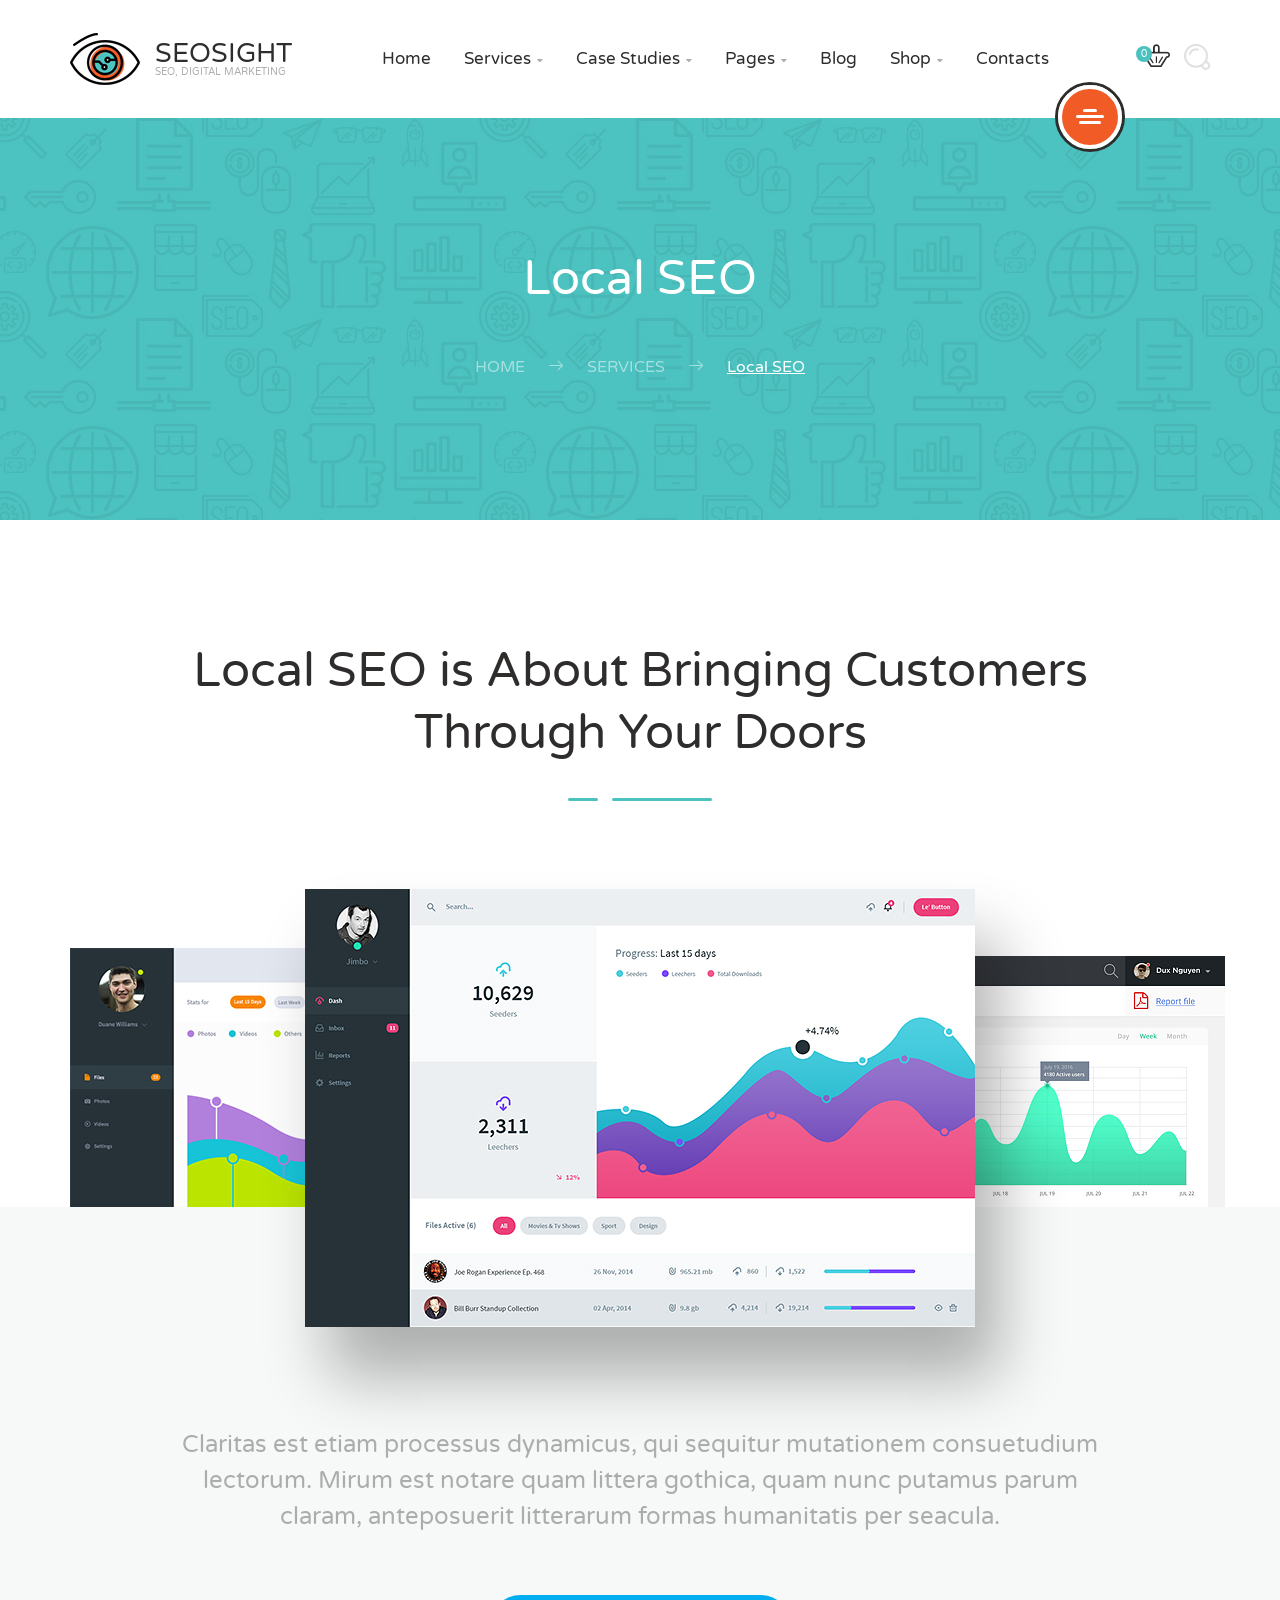
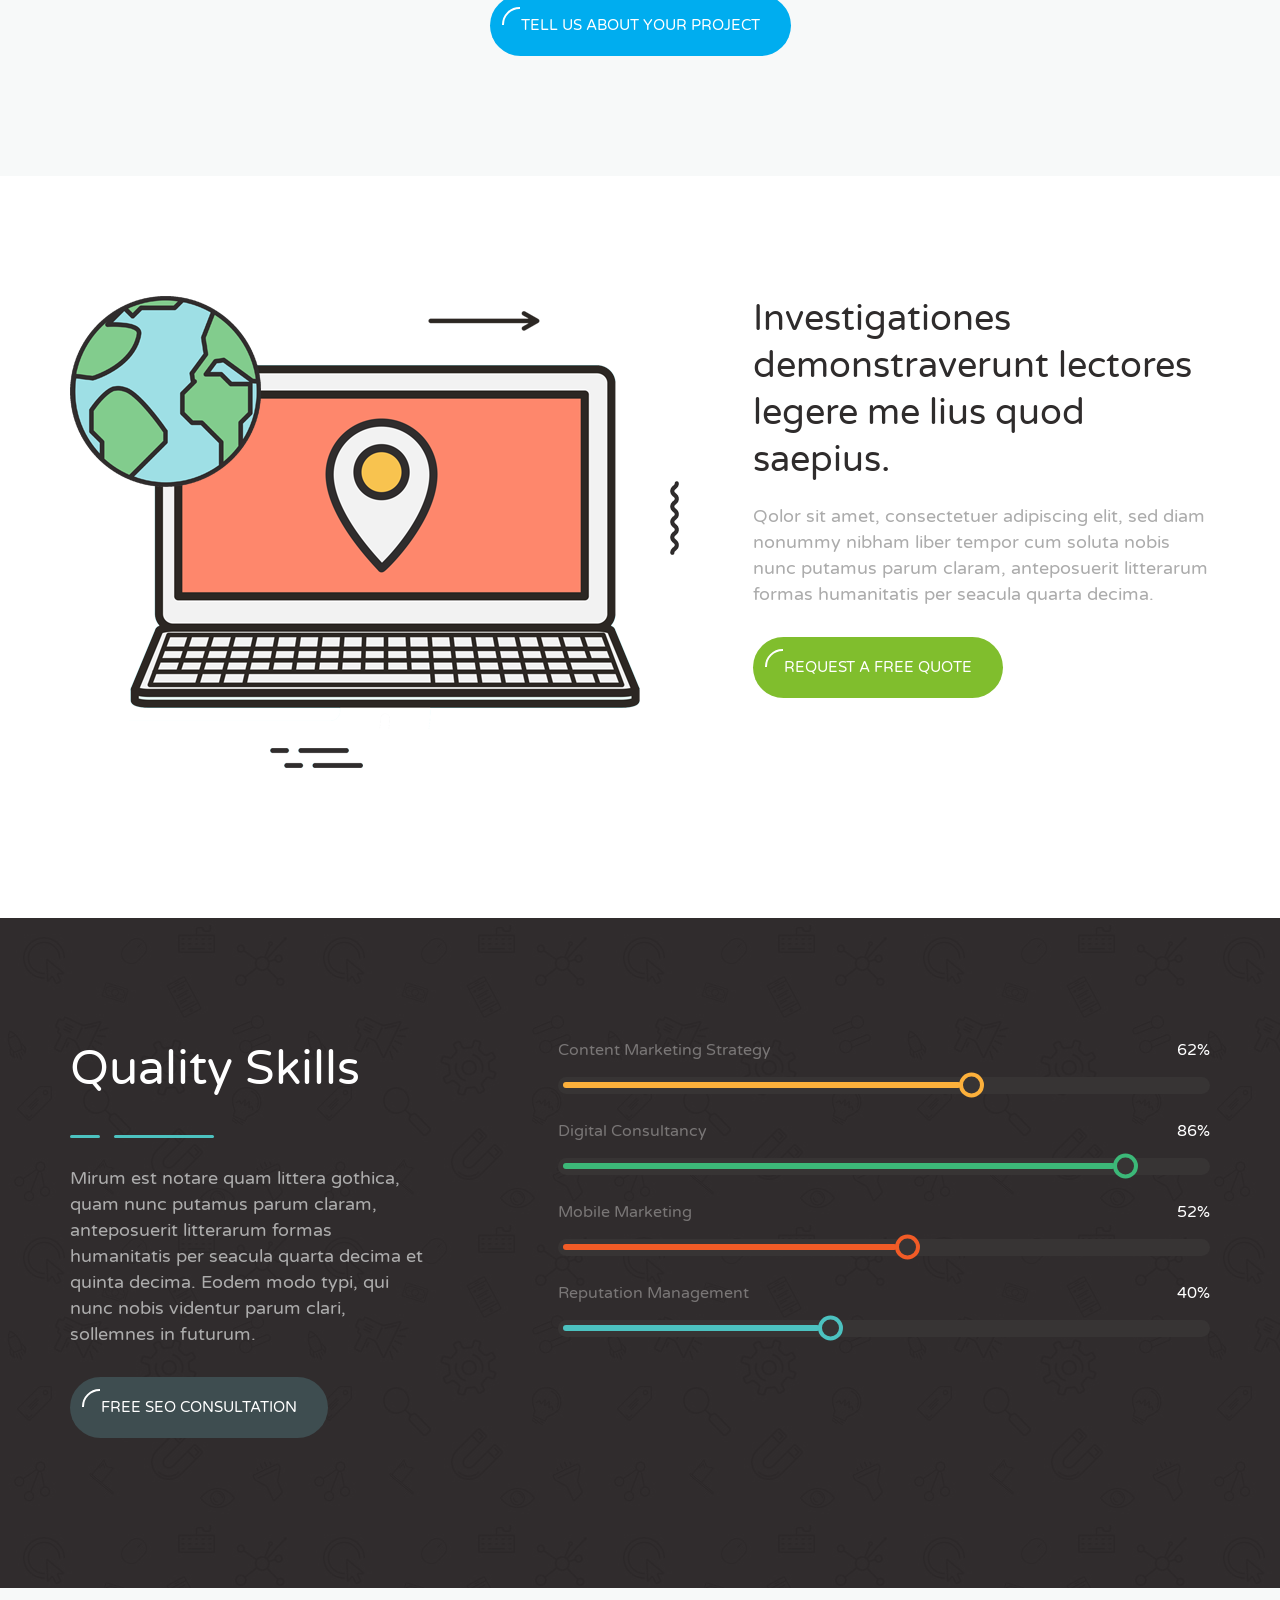
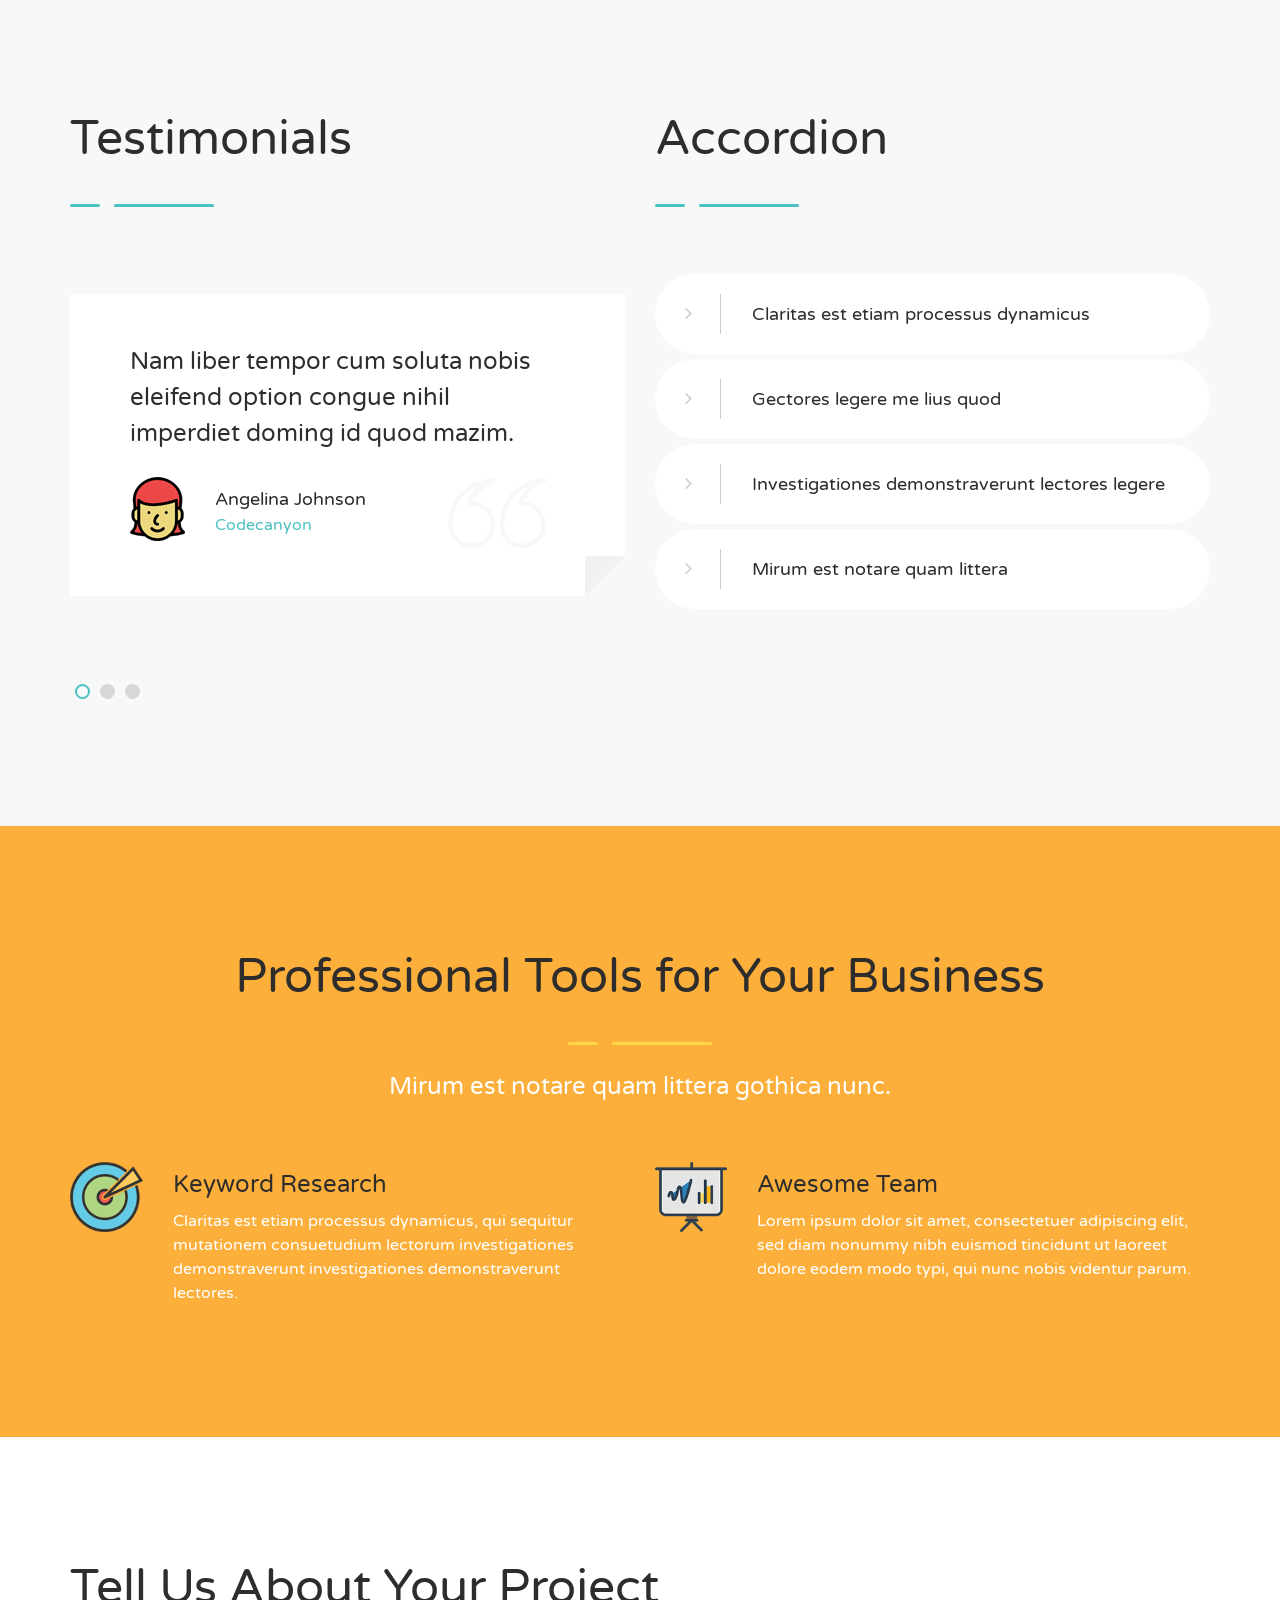
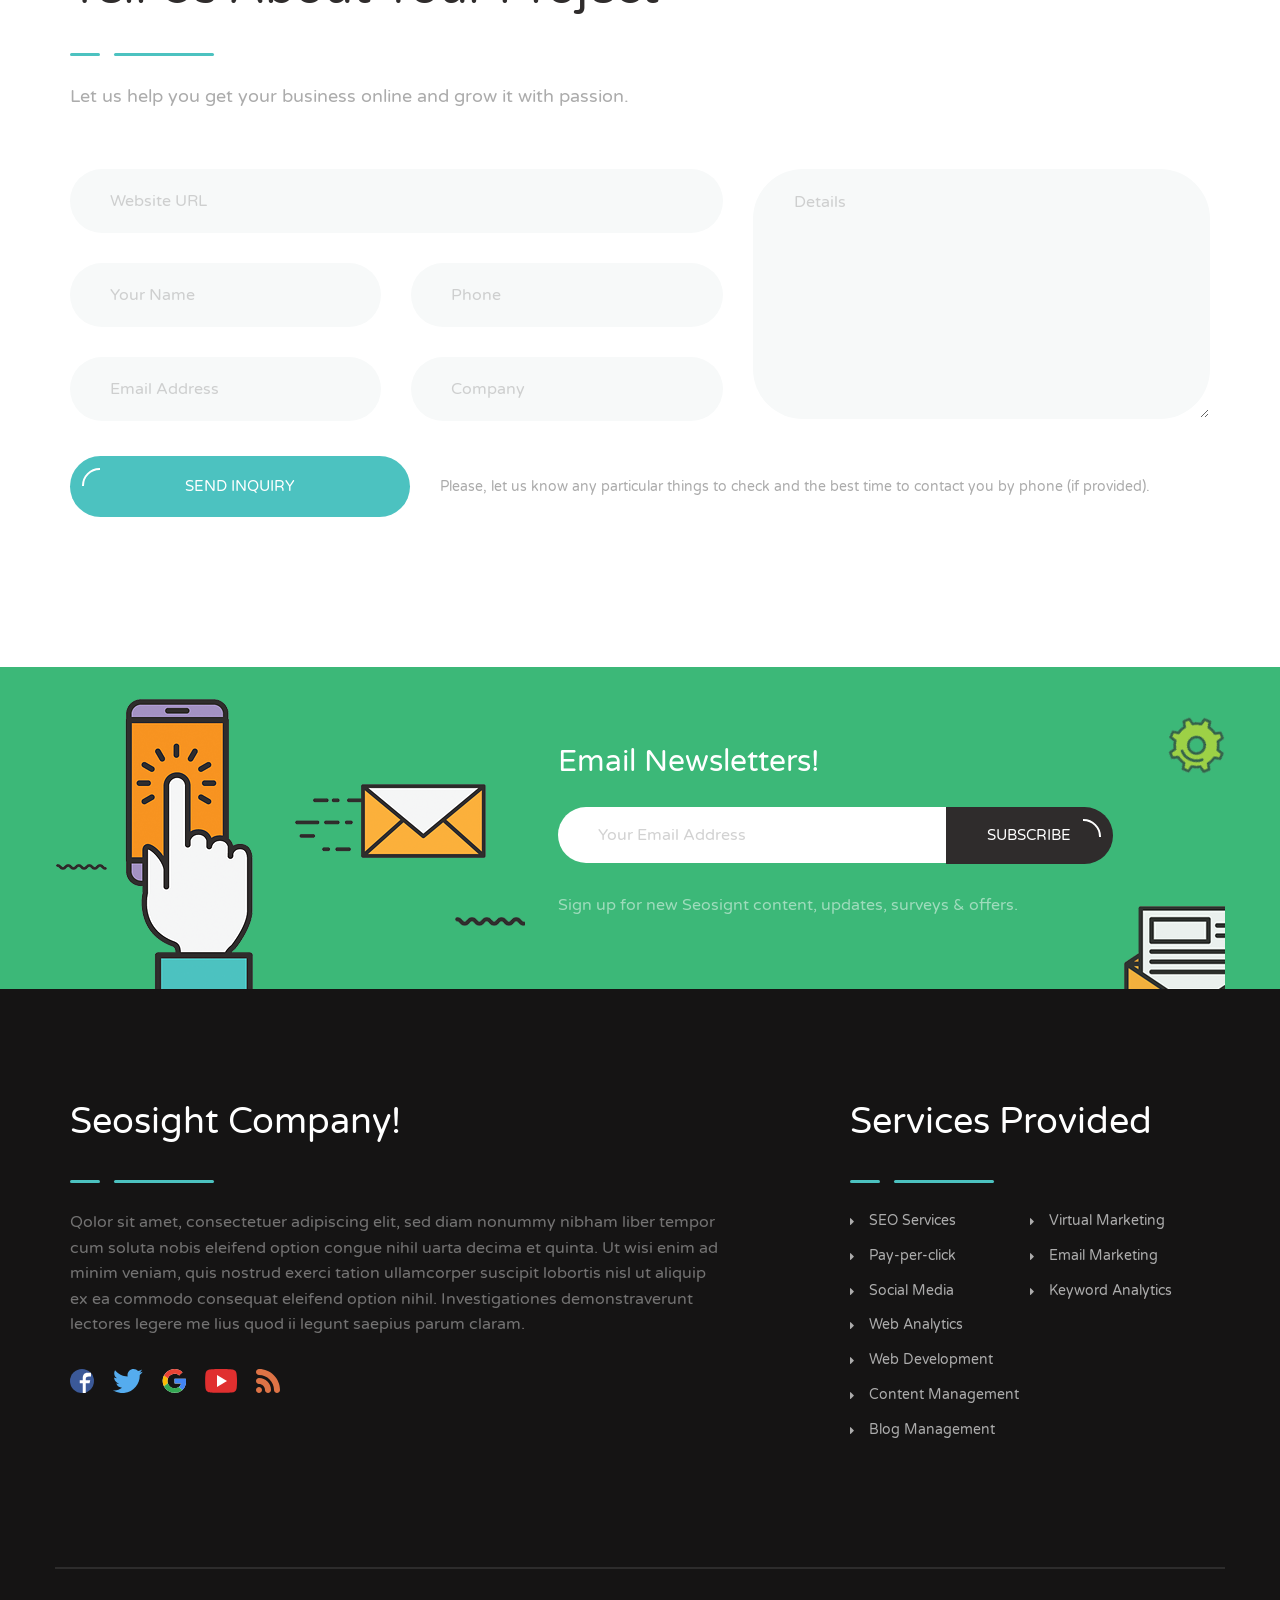
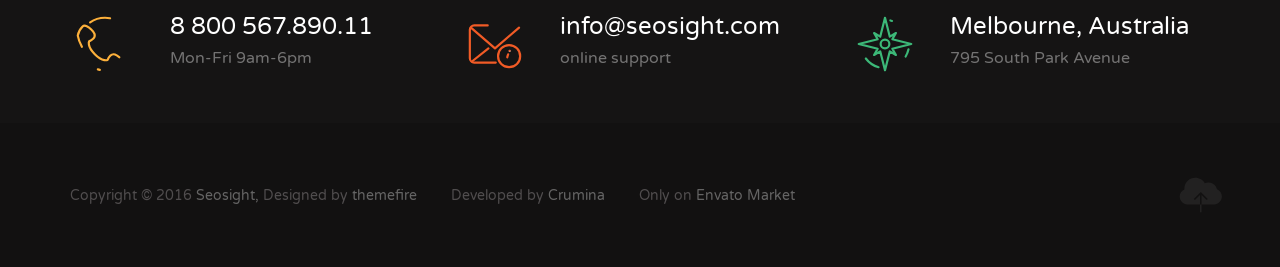
<file: 05_service_details_localseo.html>
<!DOCTYPE html>
<html lang="en">
<head lang="en">
	<meta charset="UTF-8">
	<meta name="viewport" content="width=device-width, initial-scale=1, maximum-scale=1">
	<title>Seosight - Service Details LocalSEO</title>

	<link rel="stylesheet" type="text/css" href="css/fonts.css">
	<link rel="stylesheet" type="text/css" href="css/crumina-fonts.css">
	<link rel="stylesheet" type="text/css" href="css/normalize.css">
	<link rel="stylesheet" type="text/css" href="css/grid.css">
	<link rel="stylesheet" type="text/css" href="css/base.css">
	<link rel="stylesheet" type="text/css" href="css/blocks.css">
	<link rel="stylesheet" type="text/css" href="css/layouts.css">
	<link rel="stylesheet" type="text/css" href="css/modules.css">
	<link rel="stylesheet" type="text/css" href="css/widgets-styles.css">
	<link rel="stylesheet" type="text/css" href="css/ion.rangeSlider.css">

	<!--Plugins styles-->

	<link rel="stylesheet" type="text/css" href="css/jquery.mCustomScrollbar.css">
	<link rel="stylesheet" type="text/css" href="css/swiper.min.css">
	<link rel="stylesheet" type="text/css" href="css/primary-menu.css">
	<link rel="stylesheet" type="text/css" href="css/magnific-popup.css">

	<!--Styles for RTL-->

	<!--<link rel="stylesheet" type="text/css" href="css/rtl.css">-->

	<!--External fonts-->

	<link href='https://fonts.googleapis.com/css?family=Varela+Round' rel='stylesheet' type='text/css'>

</head>


<body class=" "><!-- Preloader -->
<!--<div id="hellopreloader">
	<div class="preloader">
		<svg width="58" height="58">
			<g fill="none" fill-rule="evenodd" stroke="#FFF" stroke-width="1.5" transform="translate(2 1)">
				<circle cx="42.601" cy="11.462" r="5" fill="#fff">
					<animate attributeName="fill-opacity" begin="0s" calcMode="linear" dur="1.3s" repeatCount="indefinite" values="1;0;0;0;0;0;0;0" />
				</circle>
				<circle cx="49.063" cy="27.063" r="5" fill="none">
					<animate attributeName="fill-opacity" begin="0s" calcMode="linear" dur="1.3s" repeatCount="indefinite" values="0;1;0;0;0;0;0;0" />
				</circle>
				<circle cx="42.601" cy="42.663" r="5" fill="none">
					<animate attributeName="fill-opacity" begin="0s" calcMode="linear" dur="1.3s" repeatCount="indefinite" values="0;0;1;0;0;0;0;0" />
				</circle>
				<circle cx="27" cy="49.125" r="5" fill="none">
					<animate attributeName="fill-opacity" begin="0s" calcMode="linear" dur="1.3s" repeatCount="indefinite" values="0;0;0;1;0;0;0;0" />
				</circle>
				<circle cx="11.399" cy="42.663" r="5" fill="none">
					<animate attributeName="fill-opacity" begin="0s" calcMode="linear" dur="1.3s" repeatCount="indefinite" values="0;0;0;0;1;0;0;0" />
				</circle>
				<circle cx="4.938" cy="27.063" r="5" fill="none">
					<animate attributeName="fill-opacity" begin="0s" calcMode="linear" dur="1.3s" repeatCount="indefinite" values="0;0;0;0;0;1;0;0" />
				</circle>
				<circle cx="11.399" cy="11.462" r="5" fill="none">
					<animate attributeName="fill-opacity" begin="0s" calcMode="linear" dur="1.3s" repeatCount="indefinite" values="0;0;0;0;0;0;1;0" />
				</circle>
				<circle cx="27" cy="5" r="5" fill="none">
					<animate attributeName="fill-opacity" begin="0s" calcMode="linear" dur="1.3s" repeatCount="indefinite" values="0;0;0;0;0;0;0;1" />
				</circle>
			</g>
		</svg>
		<div class="text">Loading ...</div>
	</div>
</div>--><!-- ... end Preloader -->

<!-- Header -->

<header class="header" id="site-header">

	<div class="container">

		<div class="header-content-wrapper">

			<div class="logo">
				<a href="index.html" class="full-block-link"></a>
				<img loading="lazy" src="img/logo-eye.png" alt="Seosight">
				<div class="logo-text">
					<div class="logo-title">Seosight</div>
					<div class="logo-sub-title">SEO, Digital Marketing</div>
				</div>
			</div>

			<nav id="primary-menu" class="primary-menu">

				<a href='javascript:void(0)' id="menu-icon-trigger" class="menu-icon-trigger showhide">
					<span class="mob-menu--title">Menu</span>
					<span id="menu-icon-wrapper" class="menu-icon-wrapper" style="visibility: hidden">
                            <svg width="1000px" height="1000px">
                                <path id="pathD" d="M 300 400 L 700 400 C 900 400 900 750 600 850 A 400 400 0 0 1 200 200 L 800 800"></path>
                                <path id="pathE" d="M 300 500 L 700 500"></path>
                                <path id="pathF" d="M 700 600 L 300 600 C 100 600 100 200 400 150 A 400 380 0 1 1 200 800 L 800 200"></path>
                            </svg>
                        </span>
				</a>

				<!-- menu-icon-wrapper -->

				<ul class="primary-menu-menu">
					<li class="menu-item-has-children">
						<a href="index.html">Home</a>
					</li>

					<li class="">
						<a href="03_services.html">Services</a>
						<ul class="dropdown">
							<li class="megamenu-item-info">
								<h5 class="megamenu-item-info-title">List of Services</h5>
								<p class="megamenu-item-info-text">Choose a Service</p>
							</li>
							<li class="hover-ver2">
								<a href="05_service_details_localseo.html"><i class="seoicon-pin-map"></i>
									Local SEO
								</a>
							</li>
							<li class="hover-ver2">
								<a href="07_service_email_marketing.html"><i class="seoicon-mail-send"></i>
									Email Marketing
								</a>
							</li>
							<li class="hover-ver2">
								<a href="06_service_detail.html"><i class="seoicon-chat-comment"></i>
									Social Media Marketing
								</a>
							</li>
							<li class="menu-item-has-children hover-ver2">
								<a href="04_service_detail_seo.html">
									<i class="seoicon-search"></i>
									Search Engine Optimization
								</a>
							</li>
							<li class="hover-ver2">
								<a href="08_service_ppc_management.html"><i class="seoicon-button"></i>
									Pay Per Click Management
								</a>
							</li>
							<li class="menu-item-has-children hover-ver2">
								<a href="03_services.html">
									<i class="seoicon-pie-graph-split"></i>
									Services Promo List
								</a>
							</li>
						</ul>
					</li>

					<li class="">
						<a href="#">Case Studies</a>
						<ul class="dropdown">
							<li class="">
								<a href="11_case_studies.html">
									Case Studies Page
									<i class="seoicon-right-arrow"></i>
								</a>
							</li>

							<li class="">
								<a href="12_project_details_ver_01.html">
									Project details ver1
									<i class="seoicon-right-arrow"></i>
								</a>
							</li>
							<li class="">
								<a href="13_project_details_ver_02.html">
									Project details ver2
									<i class="seoicon-right-arrow"></i>
								</a>
							</li>
						</ul>
					</li>

					<li class="has-megamenu menu-item-has-children">
						<a href="#">Pages</a>

						<div class="megamenu" style="background-image: url('img/menu-bg.png');">
							<div class="megamenu-row">

								<div class="col3">
									<ul>
										<li class="megamenu-item-info">
											<h5 class="megamenu-item-info-title">Standard Pages</h5>
											<p class="megamenu-item-info-text">Pages that every website needs.</p>
										</li>

										<li>
											<a href="02_abouts.html">Our Agency<i class="seoicon-right-arrow"></i></a>
										</li>
										<li>
											<a href="21_seo_analysis.html">SEO Analysis<i class="seoicon-right-arrow"></i></a>
										</li>

										<li>
											<a href="10_testimonials.html">Testimonials
												<i class="seoicon-right-arrow"></i></a>
										</li>
										<li>
											<a href="09_our_clients.html">Our Special Clients<i class="seoicon-right-arrow"></i></a>
										</li>
										<li>
											<a href="34_pricing-tables.html">Pricing Packages<i class="seoicon-right-arrow"></i></a>
										</li>
										<li>
											<a href="404.html">404 Page<i class="seoicon-right-arrow"></i></a>
										</li>
									</ul>
								</div>
								<div class="col3">
									<ul>
										<li class="megamenu-item-info">
											<h5 class="megamenu-item-info-title">Features</h5>
											<p class="megamenu-item-info-text">Features of Our Digital Agency.</p>
										</li>

										<li>
											<a href="36_slider-with-photo.html">Main slider with photo<i class="seoicon-right-arrow"></i></a>
										</li>
										<li>
											<a href="25_navigation-flat.html">Stunning Headers<i class="seoicon-right-arrow"></i></a>
										</li>

										<li>
											<a href="37_navigation-with-photo.html">Sub-headers with photo<i class="seoicon-right-arrow"></i></a>
										</li>

										<li>
											<a href="38_photo-elements.html">Photo elements<i class="seoicon-right-arrow"></i></a>
										</li>

										<li>
											<a href="32_testimonials.html">Our Testimonials<i class="seoicon-right-arrow"></i></a>
										</li>

									</ul>
								</div>
								<div class="col3">
									<ul>

										<li class="megamenu-item-info">
											<h5 class="megamenu-item-info-title">Web Elements</h5>
											<p class="megamenu-item-info-text">Awesome header and title style
												variations and many more.</p>
										</li>

										<li>
											<a href="typography.html">Typography<i class="seoicon-right-arrow"></i></a>
										</li>
										<li>
											<a href="33_charts_counters.html">Charts &amp; Graphs<i class="seoicon-right-arrow"></i></a>
										</li>
										<li>
											<a href="buttons.html">Buttons<i class="seoicon-right-arrow"></i></a>
										</li>

										<li>
											<a href="28_popup-search.html">Popup Search<i class="seoicon-right-arrow"></i></a>
										</li>

									</ul>
								</div>


								<div class="col3">
									<ul>
										<li>
											<div class="google-logo">
												<img loading="lazy" src="img/google-logo.png" alt="logo">
											</div>

											<p class="google-text">The Yoast Analytics plugin lets you easily
												connect your website to Google Analytics and keep track of all
												your site traffic and key metrics in real-time.
											</p>
										</li>
									</ul>
								</div>

							</div>
						</div>
					</li>
					<li class="">
						<a href="14_blog.html">Blog</a>
					</li>
					<li class="">
						<a href="#">Shop</a>
						<ul class="dropdown">
							<li class="">
								<a href="16_shop.html">
									Shop Page
									<i class="seoicon-right-arrow"></i>
								</a>
							</li>
							<li class="">
								<a href="17_product_details.html">
									Product Details
									<i class="seoicon-right-arrow"></i>
								</a>
							</li>
							<li class="">
								<a href="20_checkout.html">
									Checkout
									<i class="seoicon-right-arrow"></i>
								</a>
							</li>
							<li class="">
								<a href="19_cart.html">
									Shopping Cart
									<i class="seoicon-right-arrow"></i>
								</a>
							</li>
						</ul>

					</li>

					<li class="">
						<a href="22_contacts.html">Contacts</a>
					</li>
				</ul>
			</nav>

			<ul class="nav-add">
				<li class="cart">

					<a href="#" class="js-cart-animate">
						<i class="seoicon-basket"></i>
						<span class="cart-count">0</span>
					</a>

					<div class="cart-popup-wrap">
						<div class="popup-cart">
							<h4 class="title-cart">No products in the cart!</h4>
							<p class="subtitle">Please make your choice.</p>
							<div class="btn btn-small btn--dark">
								<span class="text">view all catalog</span>
							</div>
						</div>
					</div>

				</li>

				<li class="search search_main">
					<a href="#" class="js-open-search">
						<i class="seoicon-loupe"></i>
					</a>
				</li>
			</ul>

			<div class="user-menu open-overlay">
				<a href="#" class="user-menu-content  js-open-aside">
					<span></span>
					<span></span>
					<span></span>
				</a>
			</div>
		</div>

	</div>

</header>


<!-- ... End Header -->

<!-- Right-menu -->

<div class="mCustomScrollbar">
	<div class="popup right-menu">

		<div class="right-menu-wrap">

			<div class="user-menu-close js-close-aside">
				<a href="#" class="user-menu-content  js-clode-aside">
					<span></span>
					<span></span>
				</a>
			</div>

			<div class="logo">
				<a href="index.html" class="full-block-link"></a>
				<img loading="lazy" src="img/logo-eye.png" alt="Seosight">
				<div class="logo-text">
					<div class="logo-title">Seosight</div>
				</div>
			</div>

			<p class="text">Investigationes demonstraverunt lectores legere me lius quod
				ii legunt saepius est etiam processus dynamicus.
			</p>

		</div>

		<div class="widget login">

			<h4 class="login-title">Sign In to Your Account</h4>
			<input class="input-standard-grey" placeholder="Username or Email" type="text">
			<input class="password input-standard-grey" placeholder="Password" type="password">
			<div class="login-btn-wrap">

				<div class="btn btn-medium btn--dark btn-hover-shadow">
					<span class="text">login now</span>
					<span class="semicircle"></span>
				</div>

				<div class="remember-wrap">

					<div class="checkbox">
						<input id="remember" type="checkbox" name="remember" value="remember">
						<label for="remember">Remember Me</label>
					</div>

				</div>

			</div>

			<div class="helped">Lost your password?</div>
			<div class="helped js-window-popup">Register Now</div>

		</div>

		<div class="widget contacts">

			<h4 class="contacts-title">Get In Touch</h4>
			<p class="contacts-text">Lorem ipsum dolor sit amet, duis metus ligula amet in purus,
				vitae donec vestibulum enim, tincidunt massa sit, convallis ipsum.
			</p>

			<div class="contacts-item">
				<img loading="lazy" src="img/contact4.png" alt="phone">
				<div class="content">
					<a href="#" class="title">8 800 567.890.11</a>
					<p class="sub-title">Mon-Fri 9am-6pm</p>
				</div>
			</div>

			<div class="contacts-item">
				<img loading="lazy" src="img/contact5.png" alt="phone">
				<div class="content">
					<a href="#" class="title">info@seosight.com</a>
					<p class="sub-title">online support</p>
				</div>
			</div>

			<div class="contacts-item">
				<img loading="lazy" src="img/contact6.png" alt="phone">
				<div class="content">
					<a href="#" class="title">Melbourne, Australia</a>
					<p class="sub-title">795 South Park Avenue</p>
				</div>
			</div>

		</div>

	</div>

</div>

<!-- ... End Right-menu -->

<div class="content-wrapper">

	<!-- Stunning-header -->

	<div class="stunning-header stunning-header-bg-breez">
		<div class="stunning-header-content">
			<h1 class="stunning-header-title">Local SEO</h1>
			<ul class="breadcrumbs">
				<li class="breadcrumbs-item">
					<a href="index.html">Home</a>
					<i class="seoicon-right-arrow"></i>
					<a href="03_services.html">Services</a>
					<i class="seoicon-right-arrow"></i>
				</li>
				<li class="breadcrumbs-item active">
					<span href="#">Local SEO</span>
					<i class="seoicon-right-arrow"></i>
				</li>
			</ul>
		</div>
	</div>

	<!-- End Stunning-header -->

	<!-- Overlay Search -->

	<div class="overlay_search">
		<div class="container">
			<div class="row">
				<div class="form_search-wrap">
					<form>
						<input class="overlay_search-input" placeholder="Type and hit Enter..." type="text">
						<a href="#" class="overlay_search-close">
							<span></span>
							<span></span>
						</a>
					</form>
				</div>
			</div>
		</div>
	</div>

	<!-- End Overlay Search -->

	<div class="container-fluid">
		<div class="row pt120">
			<div class="container">
				<div class="row">
					<div class="col-lg-10 col-lg-offset-1 col-md-10 col-md-offset-1 col-sm-12 col-xs-12">
						<div class="heading align-center pb120">
							<h4 class="h1 heading-title">Local SEO is About Bringing Customers
								Through Your Doors</h4>
							<div class="heading-line">
								<span class="short-line"></span>
								<span class="long-line"></span>
							</div>
						</div>
					</div>
				</div>

				<div class="row">
					<div class="local-seo">
						<div class="col-lg-12 col-md-12 col-sm-12 col-xs-12">
							<img loading="lazy" src="img/local-seo1.jpg" alt="local-seo">
							<img loading="lazy" src="img/local-seo2.jpg" alt="local-seo">
							<img loading="lazy" src="img/local-seo-main.jpg" alt="local-seo" class="shadow-image">
						</div>
					</div>
				</div>

			</div>
		</div>

		<div class="row medium-padding120 bg-border-color">
			<div class="container">

				<div class="row align-center">

					<div class="col-lg-10 col-lg-offset-1 col-md-10 col-md-offset-1 col-sm-12 col-xs-12">
						<div class="h5 c-gray pt100">Claritas est etiam processus dynamicus, qui sequitur mutationem consuetudium lectorum.
							Mirum est notare quam littera gothica, quam nunc putamus parum claram, anteposuerit litterarum
							formas humanitatis per seacula.
						</div>

						<div class="btn btn-medium btn--blue btn-hover-shadow mt60">
							<span class="text">Tell Us About Your Project</span>
							<span class="semicircle"></span>
						</div>

					</div>

				</div>
			</div>
		</div>
	</div>


	<div class="container">
		<div class="row medium-padding120">

			<div class="col-lg-7 col-md-7 col-sm-12 col-xs-12 mb30">
				<img loading="lazy" src="img/local-seo3.jpg" alt="local-seo">
			</div>

			<div class="col-lg-5 col-md-5 col-sm-12 col-xs-12">
				<div class="heading">

					<h3 class="h3 heading-title">Investigationes demonstraverunt lectores legere me lius quod saepius.</h3>

					<p>Qolor sit amet, consectetuer adipiscing elit, sed diam nonummy nibham liber tempor cum soluta nobis
						nunc putamus parum claram, anteposuerit litterarum formas humanitatis per seacula quarta decima.
					</p>

				</div>

				<a href="22_contacts.html" class="btn btn-medium btn--light-green btn-hover-shadow">
					<span class="text">Request a Free Quote</span>
					<span class="semicircle"></span>
				</a>
			</div>

		</div>
	</div>

	<!-- Skills -->

	<div class="container-fluid">
		<div class="row medium-padding120 bg-boxed-black">
			<div class="container">
				<div class="row">
					<div class="col-lg-4 col-md-12 col-sm-12 col-xs-12">
						<div class="heading">

							<h4 class="h1 heading-title c-white">Quality Skills</h4>

							<div class="heading-line">
								<span class="short-line"></span>
								<span class="long-line"></span>
							</div>

							<p class="mb30">Mirum est notare quam littera gothica, quam nunc putamus parum claram,
								anteposuerit litterarum formas humanitatis per seacula quarta decima et quinta decima.
								Eodem modo typi, qui nunc nobis videntur parum clari, sollemnes in futurum.
							</p>

						</div>

						<a href="21_seo_analysis.html" class="btn btn-medium btn--olive btn-hover-shadow mb30">
							<span class="text">Free SEO Consultation</span>
							<span class="semicircle"></span>
						</a>
					</div>

					<div class="col-lg-7 col-lg-offset-1 col-md-12 col-sm-12 col-xs-12">
						<div class="skills">
							<div class="skills-item">
								<div class="skills-item-info">
									<span class="skills-item-title">Content Marketing Strategy</span>
									<span class="skills-item-count"><span class="count-animate" data-speed="1000" data-refresh-interval="50" data-to="62" data-from="0"></span><span class="units">%</span></span>
								</div>
								<div class="skills-item-meter">
                                <span class="skills-item-meter-active bg-orange-color border-orange-color" style="width: 62%">
                                </span>
								</div>
							</div>

							<div class="skills-item">
								<div class="skills-item-info">
									<span class="skills-item-title">Digital Consultancy</span>
									<span class="skills-item-count"><span class="count-animate" data-speed="1000" data-refresh-interval="50" data-to="86" data-from="0"></span><span class="units">%</span></span>
								</div>

								<div class="skills-item-meter">
                                <span class="skills-item-meter-active bg-green-color border-green-color" style="width: 86%">
                                </span>
								</div>
							</div>

							<div class="skills-item">
								<div class="skills-item-info">
									<span class="skills-item-title">Mobile Marketing</span>
									<span class="skills-item-count"><span class="count-animate" data-speed="1000" data-refresh-interval="50" data-to="52" data-from="0"></span><span class="units">%</span></span>
								</div>

								<div class="skills-item-meter">
                                <span class="skills-item-meter-active bg-secondary-color border-secondary-color" style="width: 52%">
                                </span>
								</div>
							</div>

							<div class="skills-item">
								<div class="skills-item-info">
									<span class="skills-item-title">Reputation Management</span>
									<span class="skills-item-count"><span class="count-animate" data-speed="1000" data-refresh-interval="50" data-to="40" data-from="0"></span><span class="units">%</span></span>
								</div>

								<div class="skills-item-meter">
                                <span class="skills-item-meter-active bg-primary-color border-primary-color" style="width: 40%">
                                </span>
								</div>
							</div>
						</div>
					</div>
				</div>
			</div>
		</div>
	</div>

	<!-- End Skills -->

	<!-- Testimonials Slider -->

	<div class="container-fluid">
		<div class="row medium-padding120 bg-border-color">
			<div class="container">
				<div class="row">
					<div class="col-lg-6 col-md-12 col-sm-12 col-xs-12">

						<div class="testimonial-arrow-slider">

							<div class="heading">
								<h4 class="h1 heading-title">Testimonials</h4>

								<div class="heading-line">
									<span class="short-line"></span>
									<span class="long-line"></span>
								</div>
							</div>

							<div class="swiper-container pagination-bottom">

								<div class="swiper-wrapper">

									<div class="case-slider-item swiper-slide">

										<div class="testimonial-item testimonial-arrow mb30">
											<div class="testimonial-text">
												Nam liber tempor cum soluta nobis eleifend option congue nihil imperdiet doming
												id quod mazim.
											</div>

											<div class="author-info-wrap table">
												<div class="testimonial-img-author table-cell">
													<img loading="lazy" src="img/avatar3.png" alt="author">
												</div>
												<div class="author-info table-cell">
													<h6 class="author-name">Angelina Johnson</h6>
													<div class="author-company c-primary">Codecanyon</div>
												</div>
											</div>

											<div class="quote">
												<i class="seoicon-quotes"></i>
											</div>

										</div>

									</div>

									<div class="case-slider-item swiper-slide">

										<div class="testimonial-item testimonial-arrow mb30">
											<div class="testimonial-text">
												Nam liber tempor cum soluta nobis eleifend option congue nihil imperdiet doming
												id quod mazim.
											</div>

											<div class="author-info-wrap table">
												<div class="testimonial-img-author table-cell">
													<img loading="lazy" src="img/avatar3.png" alt="author">
												</div>
												<div class="author-info table-cell">
													<h6 class="author-name">Angelina Johnson</h6>
													<div class="author-company c-primary">Codecanyon</div>
												</div>
											</div>

											<div class="quote">
												<i class="seoicon-quotes"></i>
											</div>

										</div>

									</div>

									<div class="case-slider-item swiper-slide">

										<div class="testimonial-item testimonial-arrow mb30">
											<div class="testimonial-text">
												Nam liber tempor cum soluta nobis eleifend option congue nihil imperdiet doming
												id quod mazim.
											</div>

											<div class="author-info-wrap table">
												<div class="testimonial-img-author table-cell">
													<img loading="lazy" src="img/avatar3.png" alt="author">
												</div>
												<div class="author-info table-cell">
													<h6 class="author-name">Angelina Johnson</h6>
													<div class="author-company c-primary">Codecanyon</div>
												</div>
											</div>

											<div class="quote">
												<i class="seoicon-quotes"></i>
											</div>

										</div>

									</div>

								</div>

								<!-- If we need pagination -->
								<div class="swiper-pagination"></div>

							</div>

						</div>
					</div>


					<div class="col-lg-6 col-md-12 col-sm-12 col-xs-12">
						<div class="heading mb60">
							<h4 class="h1 heading-title">Accordion</h4>

							<div class="heading-line">
								<span class="short-line"></span>
								<span class="long-line"></span>
							</div>

						</div>

						<div id="accordion" class="crumina-module crumina-accordion">
							<div class="card accordion-panel">
								<div class="card-header panel-heading" id="headingOne">
									<button class="btn-link accordion-heading" data-toggle="collapse" data-target="#collapseOne" aria-expanded="true" aria-controls="collapseOne">
										<span class="icon">
											<i class="fa fa-angle-right" aria-hidden="true"></i>
										</span>
										<span class="title">Claritas est etiam processus dynamicus</span>
									</button>

								</div>

								<div id="collapseOne" class="panel-collapse collapse show" aria-labelledby="headingOne" data-parent="#accordion">
									<div class="card-body">
										<div class="panel-info">
											Lorem ipsum dolor sit amet, consectetuer adipiscing elit, sed diam nonummy nibh euismod
											tincidunt ut laoreet dolore magna aliquam erat volutpat odio dignissim qui blandit.
										</div>
									</div>
								</div>
							</div>
							<div class="card accordion-panel">
								<div class="card-header panel-heading" id="headingTwo">

									<button class="btn-link accordion-heading collapsed" data-toggle="collapse" data-target="#collapseTwo" aria-expanded="true" aria-controls="collapseTwo">
										<span class="icon">
											<i class="fa fa-angle-right" aria-hidden="true"></i>
										</span>
										<span class="title">Gectores legere me lius quod</span>
									</button>

								</div>

								<div id="collapseTwo" class="panel-collapse collapse" aria-labelledby="headingTwo" data-parent="#accordion">
									<div class="card-body">
										<div class="panel-info">
											Lorem ipsum dolor sit amet, consectetuer adipiscing elit, sed diam nonummy nibh euismod
											tincidunt ut laoreet dolore magna aliquam erat volutpat odio dignissim qui blandit.
										</div>
									</div>
								</div>
							</div>
							<div class="card accordion-panel">
								<div class="card-header panel-heading" id="headingThree">

									<button class="btn-link accordion-heading collapsed" data-toggle="collapse" data-target="#collapseThree" aria-expanded="true" aria-controls="collapseThree">
										<span class="icon">
											<i class="fa fa-angle-right" aria-hidden="true"></i>
										</span>
										<span class="title">Investigationes demonstraverunt lectores legere</span>
									</button>

								</div>

								<div id="collapseThree" class="panel-collapse collapse" aria-labelledby="headingThree" data-parent="#accordion">
									<div class="card-body">
										<div class="panel-info">
											Lorem ipsum dolor sit amet, consectetuer adipiscing elit, sed diam nonummy nibh euismod
											tincidunt ut laoreet dolore magna aliquam erat volutpat odio dignissim qui blandit.
										</div>
									</div>
								</div>
							</div>
							<div class="card accordion-panel">
								<div class="card-header panel-heading" id="headingFour">
									<button class="btn-link accordion-heading collapsed" data-toggle="collapse" data-target="#collapseFour" aria-expanded="true" aria-controls="collapseFour">
										<span class="icon">
											<i class="fa fa-angle-right" aria-hidden="true"></i>
										</span>
										<span class="title">Mirum est notare quam littera</span>
									</button>
								</div>

								<div id="collapseFour" class="panel-collapse collapse" aria-labelledby="headingFour" data-parent="#accordion">
									<div class="card-body">
										<div class="panel-info">
											Lorem ipsum dolor sit amet, consectetuer adipiscing elit, sed diam nonummy nibh euismod
											tincidunt ut laoreet dolore magna aliquam erat volutpat odio dignissim qui blandit.
										</div>
									</div>
								</div>
							</div>
						</div>

					</div>
				</div>
			</div>
		</div>
	</div>

	<!-- End Testimonials Slider -->

	<!-- Info Box -->

	<div class="container-fluid">
		<div class="row medium-padding120 bg-orange-color">
			<div class="container">
				<div class="row mb30">
					<div class="col-lg-10 col-lg-offset-1 col-md-10 col-md-offset-1 col-sm-12 col-xs-12">
						<div class="heading align-center">
							<h4 class="h1 heading-title">Professional Tools for Your Business</h4>
							<div class="heading-line">
								<span class="short-line bg-yellow-color"></span>
								<span class="long-line bg-yellow-color"></span>
							</div>
							<p class="heading-text c-white">Mirum est notare quam littera gothica nunc.</p>
						</div>

					</div>

				</div>

				<div class="row">
					<div class="col-lg-6 col-md-6 col-sm-12 col-xs-12">

						<div class="info-box--standard">
							<div class="info-box-image">
								<img loading="lazy" src="img/info-box23.png" alt="image">
							</div>
							<div class="info-box-content">
								<h5 class="info-box-title">Keyword Research</h5>
								<p class="text c-white">Claritas est etiam processus dynamicus, qui sequitur mutationem consuetudium
									lectorum investigationes demonstraverunt investigationes demonstraverunt lectores.
								</p>
							</div>
						</div>

					</div>

					<div class="col-lg-6 col-md-6 col-sm-12 col-xs-12">

						<div class="info-box--standard">
							<div class="info-box-image">
								<img loading="lazy" src="img/info-box24.png" alt="image">
							</div>
							<div class="info-box-content">
								<h5 class="info-box-title">Awesome Team</h5>
								<p class="text c-white">Lorem ipsum dolor sit amet, consectetuer adipiscing elit, sed diam nonummy
									nibh euismod tincidunt ut laoreet dolore eodem modo typi, qui nunc nobis videntur parum.
								</p>
							</div>
						</div>

					</div>

				</div>
			</div>
		</div>
	</div>

	<!-- End Info Box -->


	<!-- Contact Form -->


	<div class="container">
		<div class="row pt120">
			<div class="col-lg-12 col-md-12 col-sm-12 col-xs-12">
				<div class="heading">
					<h4 class="h1 heading-title">Tell Us About Your Project</h4>
					<div class="heading-line">
						<span class="short-line"></span>
						<span class="long-line"></span>
					</div>

					<p>Let us help you get your business online and grow it with passion.
					</p>
				</div>
			</div>
		</div>

		<div class="row pb120">

			<div class="col-lg-12 col-md-12 col-sm-12 col-xs-12">

				<form class="contact-form crumina-submit" data-nonce="crumina-submit-form-nonce" data-type="standard" action="modules/forms/submit.php">
						<div class="row">

							<div class="col-lg-7 col-md-7 col-sm-12 col-xs-12">
								<div class="row">
									<div class="col-lg-12 col-md-12 col-sm-12 col-xs-12">
										<input name="site" class="input-standard-grey" placeholder="Website URL" type="url" required>
									</div>
								</div>

								<div class="row">
									<div class="col-lg-6 col-md-6 col-sm-12 col-xs-12">
										<input name="name" class="input-standard-grey" placeholder="Your Name" type="text" required>
									</div>
									<div class="col-lg-6 col-md-6 col-sm-12 col-xs-12">
										<input name="phone" class="input-standard-grey" placeholder="Phone" type="text">
									</div>
								</div>

								<div class="row">
									<div class="col-lg-6 col-md-6 col-sm-12 col-xs-12">
										<input name="email" class="input-standard-grey" required placeholder="Email Address" type="email">
									</div>
									<div class="col-lg-6 col-md-6 col-sm-12 col-xs-12">
										<input name="company" class="input-standard-grey" placeholder="Company" type="text">
									</div>
								</div>
							</div>

							<div class="col-lg-5 col-md-5 col-sm-12 col-xs-12">
								<textarea name="message" class="input-standard-grey" required placeholder="Details" style="height: 250px;"></textarea>
							</div>
						</div>
						<div class="row">
							<div class="submit-block table">
								<div class="col-lg-4 col-md-4 col-sm-12 col-xs-12 table-cell">
									<button class="btn btn-medium btn--breez btn-hover-shadow">
										<span class="text">Send Inquiry</span>
										<span class="semicircle"></span>
									</button>
								</div>
								<div class="col-lg-8 col-md-8 col-sm-12 col-xs-12 table-cell">
									<div class="submit-block-text">
										Please, let us know any particular things to check and the best time
										to contact you by phone (if provided).
									</div>
								</div>
							</div>
						</div>
					</form>

			</div>
		</div>
	</div>

	<!-- End Contact Form -->

	<!-- Subscribe Form -->

	<div class="container-fluid bg-green-color">
		<div class="row">
			<div class="container">

				<div class="row">

					<div class="subscribe scrollme">

						<div class="col-lg-6 col-lg-offset-5 col-md-6 col-md-offset-5 col-sm-12 col-xs-12">
							<h4 class="subscribe-title">Email Newsletters!</h4>
							<form class="subscribe-form crumina-submit" method="post" data-nonce="crumina-submit-form-nonce" data-type="standard" action="modules/forms/submit.php">
								<input class="input-standard-grey input-white" name="email" placeholder="Your Email Address" type="email" required>
								<button class="subscr-btn">subscribe
									<span class="semicircle--right"></span>
								</button>
							</form>
							<div class="sub-title">Sign up for new Seosignt content, updates, surveys & offers.</div>

						</div>

						<div class="images-block">
							<img loading="lazy" src="img/subscr-gear.png" alt="gear" class="gear">
							<img loading="lazy" src="img/subscr1.png" alt="mail" class="mail">
							<img loading="lazy" src="img/subscr-mailopen.png" alt="mail" class="mail-2">
						</div>
					</div>
				</div>
			</div>
		</div>
	</div>

	<!-- End Subscribe Form -->

</div>

<!-- Footer -->


<footer class="footer">
	<div class="container">
		<div class="row">

			<div class="info">
				<div class="col-lg-7 col-md-7 col-sm-12 col-xs-12">
					<div class="heading">
						<h3 class="heading-title">Seosight Company!</h3>
						<div class="heading-line">
							<span class="short-line"></span>
							<span class="long-line"></span>
						</div>
						<p class="heading-text">Qolor sit amet, consectetuer adipiscing elit, sed diam nonummy nibham
							liber tempor cum soluta nobis eleifend option congue nihil uarta decima et quinta.
							Ut wisi enim ad minim veniam, quis nostrud exerci tation ullamcorper suscipit lobortis nisl
							ut aliquip ex ea commodo consequat eleifend option nihil. Investigationes demonstraverunt
							lectores legere me lius quod ii legunt saepius parum claram.
						</p>
					</div>

					<div class="socials">
						<a href="" class="social__item">
							<img loading="lazy" src="svg/circle-facebook.svg" alt="facebook">
						</a>
						<a href="" class="social__item">
							<img loading="lazy" src="svg/twitter.svg" alt="twitter">
						</a>
						<a href="" class="social__item">
							<img loading="lazy" src="svg/google.svg" alt="google">
						</a>
						<a href="" class="social__item">
							<img loading="lazy" src="svg/youtube.svg" alt="youtube">
						</a>
						<a href="" class="social__item">
							<img loading="lazy" src="svg/rss.svg" alt="rss">
						</a>
					</div>
				</div>

				<div class="col-lg-4 col-lg-offset-1 col-md-4 col-md-offset-1 col-sm-12 col-xs-12">
					<div class="services">
						<div class="heading">
							<h3 class="heading-title">Services Provided</h3>
							<div class="heading-line">
								<span class="short-line"></span>
								<span class="long-line"></span>
							</div>
						</div>

						<ul class="list list--primary">
							<li>
								<i class="fa fa-caret-right" aria-hidden="true"></i>
								<a href="#">SEO Services</a>
							</li>
							<li>
								<i class="fa fa-caret-right" aria-hidden="true"></i>
								<a href="#">Pay-per-click</a>
							</li>
							<li>
								<i class="fa fa-caret-right" aria-hidden="true"></i>
								<a href="#">Social Media</a>
							</li>
							<li>
								<i class="fa fa-caret-right" aria-hidden="true"></i>
								<a href="#">Web Analytics</a>
							</li>
							<li>
								<i class="fa fa-caret-right" aria-hidden="true"></i>
								<a href="#">Web Development</a>
							</li>
							<li>
								<i class="fa fa-caret-right" aria-hidden="true"></i>
								<a href="#">Content Management</a>
							</li>
							<li>
								<i class="fa fa-caret-right" aria-hidden="true"></i>
								<a href="#">Blog Management</a>
							</li>
						</ul>

						<ul class="list list--primary">
							<li>
								<i class="fa fa-caret-right" aria-hidden="true"></i>
								<a href="#">Virtual Marketing</a>
							</li>
							<li>
								<i class="fa fa-caret-right" aria-hidden="true"></i>
								<a href="#">Email Marketing</a>
							</li>
							<li>
								<i class="fa fa-caret-right" aria-hidden="true"></i>
								<a href="#">Keyword Analytics</a>
							</li>
						</ul>
					</div>
				</div>
			</div>

		</div>

		<div class="row">
			<div class="contacts">
				<div class="col-lg-4 col-md-12 col-sm-12 col-xs-12">
					<div class="contacts-item">
						<div class="icon js-animate-icon">
							<svg enable-background="new 0 0 64 64" version="1.1" viewBox="0 0 64 64" xml:space="preserve" xmlns="http://www.w3.org/2000/svg"><path d="  M45.1,44.2C42.9,42,39.6,40,37,42.6c-1.8,1.8-2.6,3.9-2.6,3.9s-4.3,2.3-11.7-5.2s-5.2-11.7-5.2-11.7s2.1-0.8,3.9-2.6  c2.6-2.6,0.6-5.9-1.7-8.1c-2.7-2.7-6.2-4.9-8.2-2.9c-3.7,3.7-4.4,8.4-4.4,8.4S9,35.5,18.7,45.3s20.9,11.6,20.9,11.6s4.7-0.7,8.4-4.4  C50,50.4,47.8,46.9,45.1,44.2z" fill="none" stroke="#fcb03b" stroke-linecap="round" stroke-linejoin="round" stroke-miterlimit="10" stroke-width="2"/><path d="  M18.4,12.2C22.2,9.5,26.9,8,32,8c13.3,0,24,10.8,24,24c0,4-1.3,9-4.4,12.2" fill="none" stroke="#fcb03b" stroke-linecap="round" stroke-linejoin="round" stroke-miterlimit="10" stroke-width="2"/><path d="  M27.3,55.6c-9.8-1.9-17.5-9.8-19.1-19.7" fill="none" stroke="#fcb03b" stroke-linecap="round" stroke-linejoin="round" stroke-miterlimit="10" stroke-width="2"/><path d="  M30,21c0,0,4.4,0,5.2,0c1.2,0,1.8,0.2,1.8,1.1s0,0.7,0,1.3c0,0.6,0,1.4-1.6,2.5c-2.3,1.6-5.6,3.8-5.6,5.1c0,1.6,0.7,2,1.8,2  s5.3,0,5.3,0" fill="none" stroke="#fcb03b" stroke-linecap="round" stroke-linejoin="round" stroke-miterlimit="10" stroke-width="2"/><path d="  M40,21c0,0,0,2.8,0,3.8S39.9,27,41.5,27c1.6,0,4.5,0,4.5,0v-6.1V33" fill="none" stroke="#fcb03b" stroke-linecap="round" stroke-linejoin="round" stroke-miterlimit="10" stroke-width="2"/></svg>
						</div>
						<div class="content">
							<a href="#" class="title">8 800 567.890.11</a>
							<p class="sub-title">Mon-Fri 9am-6pm</p>
						</div>
					</div>
				</div>

				<div class="col-lg-4 col-md-12 col-sm-12 col-xs-12">
					<div class="contacts-item">
						<div class="icon js-animate-icon">
							<svg enable-background="new 0 0 64 64" version="1.1" viewBox="0 0 64 64" xml:space="preserve" xmlns="http://www.w3.org/2000/svg"><polyline fill="none" points="  54,17 32,36 10,17 " stroke="#f15b26" stroke-linecap="round" stroke-linejoin="round" stroke-miterlimit="10" stroke-width="2"/><line fill="none" stroke="#f15b26" stroke-linecap="round" stroke-linejoin="round" stroke-miterlimit="10" stroke-width="2" x1="10.9" x2="26" y1="48" y2="36"/><path d="  M32.7,49H13c-2.2,0-4-1.8-4-4V19c0-2.2,1.8-4,4-4h38c2.2,0,4,1.8,4,4v15.5" fill="none" stroke="#f15b26" stroke-linecap="round" stroke-linejoin="round" stroke-miterlimit="10" stroke-width="2"/><circle cx="44.9" cy="43.1" fill="none" r="10.1" stroke="#f15b26" stroke-linecap="round" stroke-linejoin="round" stroke-miterlimit="10" stroke-width="2"/><path d="  M44,41.4c0,0-1.3,3.4-0.9,5.1c0.4,1.7,2.6,2.1,3.7,1.1" fill="none" stroke="#f15b26" stroke-linecap="round" stroke-linejoin="round" stroke-miterlimit="10" stroke-width="2"/><g><circle cx="45.4" cy="38.3" fill="#DCE9EE" r="0.9"/><path d="M45.4,37.3c-0.5,0-0.9,0.4-0.9,0.9c0,0.5,0.4,0.9,0.9,0.9s0.9-0.4,0.9-0.9C46.4,37.8,46,37.3,45.4,37.3   L45.4,37.3z" fill="#f15b26"/></g></svg>
						</div>
						<div class="content">
							<a href="#" class="title">info@seosight.com</a>
							<p class="sub-title">online support</p>
						</div>
					</div>
				</div>

				<div class="col-lg-4 col-md-12 col-sm-12 col-xs-12">
					<div class="contacts-item">
						<div class="icon js-animate-icon">
							<svg enable-background="new 0 0 64 64" version="1.1" viewBox="0 0 64 64" xml:space="preserve" xmlns="http://www.w3.org/2000/svg"><polygon fill="none" points="  38.7,36.4 56,32 38.7,27.6 42,22 36.4,25.3 32,8 27.6,25.3 22,22 25.3,27.6 8,32 25.3,36.4 22,42 27.6,38.7 32,56 36.4,38.7 42,42   " stroke="#3cb878" stroke-linecap="round" stroke-linejoin="round" stroke-miterlimit="10" stroke-width="2"></polygon><circle cx="32" cy="32" fill="none" r="4" stroke="#3cb878" stroke-linecap="round" stroke-linejoin="round" stroke-miterlimit="10" stroke-width="2"></circle><path d="  M26.1,53.2c-7.9-2.2-13.9-8.6-15.6-16.7" fill="none" stroke="#3cb878" stroke-linecap="round" stroke-linejoin="round" stroke-miterlimit="10" stroke-width="2"></path><path d="  M53.5,36.9c-1.8,8.1-8.2,14.6-16.3,16.5" fill="none" stroke="#3cb878" stroke-linecap="round" stroke-linejoin="round" stroke-miterlimit="10" stroke-width="2"></path><path d="  M36.9,10.5c8.2,1.9,14.7,8.3,16.6,16.6" fill="none" stroke="#3cb878" stroke-linecap="round" stroke-linejoin="round" stroke-miterlimit="10" stroke-width="2"></path><path d="  M10.5,27.1c1.9-8.2,8.3-14.6,16.4-16.5" fill="none" stroke="#3cb878" stroke-linecap="round" stroke-linejoin="round" stroke-miterlimit="10" stroke-width="2"></path></svg>
						</div>
						<div class="content">
							<a href="#" class="title">Melbourne, Australia</a>
							<p class="sub-title">795 South Park Avenue</p>
						</div>
					</div>
				</div>
			</div>
		</div>

	</div>

	<div class="sub-footer">
		<div class="container">
			<div class="row">
				<div class="col-lg-12 col-md-12 col-sm-12 col-xs-12">
                    <span>
                        Copyright © 2016 <a href="index.html" class="sub-footer__link">Seosight,</a>
                        Designed by <a href="https://themeforest.net/user/themefire/portfolio">themefire</a>
                    </span>

					<span>Developed by <a href="https://themeforest.net/user/crumina/portfolio">Crumina</a></span>
					<span>Only on <a href="https://themeforest.net/user/crumina/portfolio">Envato Market</a></span>

					<a class="back-to-top" href="#">
						<svg class="back-to-top">
							<use xlink:href="#to-top"></use>
						</svg>
					</a>
				</div>
			</div>
		</div>
	</div>

</footer>

<!--  End Footer -->


<svg style="display:none;">
	<symbol id="arrow-left" viewBox="122.9 388.2 184.3 85">
		<path d="M124.1,431.3c0.1,2,1,3.8,2.4,5.2c0,0,0.1,0.1,0.1,0.1l34.1,34.1c1.6,1.6,3.7,2.5,5.9,2.5s4.3-0.9,5.9-2.4
		c1.6-1.6,2.4-3.7,2.4-5.9s-0.9-3.9-2.4-5.5l-19.9-19.5h11.1c1.5,0,2.7-1.5,2.7-3c0-1.5-1.2-3-2.7-3h-17.6c-1.1,0-2.1,0.6-2.5,1.6
		c-0.4,1-0.2,2.1,0.6,2.9l24.4,24.4c0.6,0.6,0.9,1.3,0.9,2.1s-0.3,1.6-0.9,2.1c-0.6,0.6-1.3,0.9-2.1,0.9s-1.6-0.3-2.1-0.9
		l-34.2-34.2c0,0,0,0,0,0c-0.6-0.6-0.8-1.4-0.9-1.9c0,0,0,0,0,0c0-0.2,0-0.4,0-0.6c0.1-0.6,0.3-1.1,0.7-1.6c0-0.1,0.1-0.1,0.2-0.2
		l34.1-34.1c0.6-0.6,1.3-0.9,2.1-0.9s1.6,0.3,2.1,0.9c0.6,0.6,0.9,1.3,0.9,2.1s-0.3,1.6-0.9,2.1l-24.4,24.4c-0.8,0.8-1,2-0.6,3
		c0.4,1,1.4,1.7,2.5,1.7h125.7c1.5,0,2.7-1,2.7-2.5c0-1.5-1.2-2.5-2.7-2.5H152.6l19.9-20.1c1.6-1.6,2.4-3.8,2.4-6s-0.9-4.4-2.4-6
		c-1.6-1.6-3.7-2.5-5.9-2.5s-4.3,0.9-5.9,2.4l-34.1,34.1c-0.2,0.2-0.3,0.3-0.5,0.5c-1.1,1.2-1.8,2.8-2,4.4
		C124.1,430.2,124.1,430.8,124.1,431.3C124.1,431.3,124.1,431.3,124.1,431.3z"></path>
		<path d="M283.3,427.9h14.2c1.7,0,3,1.3,3,3c0,1.7-1.4,3-3,3H175.1c-1.5,0-2.7,1.5-2.7,3c0,1.5,1.2,3,2.7,3h122.4
		c4.6,0,8.4-3.9,8.4-8.5c0-4.6-3.8-8.5-8.4-8.5h-14.2c-1.5,0-2.7,1-2.7,2.5C280.7,426.9,281.8,427.9,283.3,427.9z"></path>
	</symbol>
	<symbol id="arrow-right" viewBox="122.9 388.2 184.3 85">
		<path d="M305.9,430.2c-0.1-2-1-3.8-2.4-5.2c0,0-0.1-0.1-0.1-0.1l-34.1-34.1c-1.6-1.6-3.7-2.5-5.9-2.5c-2.2,0-4.3,0.9-5.9,2.4
		c-1.6,1.6-2.4,3.7-2.4,5.9s0.9,4.1,2.4,5.7l19.9,19.6h-11.1c-1.5,0-2.7,1.5-2.7,3c0,1.5,1.2,3,2.7,3h17.6c1.1,0,2.1-0.7,2.5-1.7
		c0.4-1,0.2-2.2-0.6-2.9l-24.4-24.5c-0.6-0.6-0.9-1.3-0.9-2.1s0.3-1.6,0.9-2.1c0.6-0.6,1.3-0.9,2.1-0.9c0.8,0,1.6,0.3,2.1,0.9
		l34.2,34.2c0,0,0,0,0,0c0.6,0.6,0.8,1.4,0.9,1.9c0,0,0,0,0,0c0,0.2,0,0.4,0,0.6c-0.1,0.6-0.3,1.1-0.7,1.6c0,0.1-0.1,0.1-0.2,0.2
		l-34.1,34.1c-0.6,0.6-1.3,0.9-2.1,0.9s-1.6-0.3-2.1-0.9c-0.6-0.6-0.9-1.3-0.9-2.1s0.3-1.6,0.9-2.1l24.4-24.4c0.8-0.8,1-1.9,0.6-2.9
		c-0.4-1-1.4-1.6-2.5-1.6H158.1c-1.5,0-2.7,1-2.7,2.5c0,1.5,1.2,2.5,2.7,2.5h119.3l-19.9,20c-1.6,1.6-2.4,3.7-2.4,6s0.9,4.4,2.4,5.9
		c1.6,1.6,3.7,2.5,5.9,2.5s4.3-0.9,5.9-2.4l34.1-34.1c0.2-0.2,0.3-0.3,0.5-0.5c1.1-1.2,1.8-2.8,2-4.4
		C305.9,431.3,305.9,430.8,305.9,430.2C305.9,430.2,305.9,430.2,305.9,430.2z"></path>
		<path d="M146.7,433.9h-14.2c-1.7,0-3-1.3-3-3c0-1.7,1.4-3,3-3h122.4c1.5,0,2.7-1.5,2.7-3c0-1.5-1.2-3-2.7-3H132.4
		c-4.6,0-8.4,3.9-8.4,8.5c0,4.6,3.8,8.5,8.4,8.5h14.2c1.5,0,2.7-1,2.7-2.5C149.3,434.9,148.1,433.9,146.7,433.9z"></path>
	</symbol>
	<symbol id="to-top" viewBox="0 0 32 32">
		<path d="M17,22 L25.0005601,22 C27.7616745,22 30,19.7558048 30,17 C30,14.9035809 28.7132907,13.1085075 26.8828633,12.3655101
         L26.8828633,12.3655101 C26.3600217,9.87224935 24.1486546,8 21.5,8 C20.6371017,8 19.8206159,8.19871575 19.0938083,8.55288165
         C17.8911816,6.43144875 15.6127573,5 13,5 C9.13400656,5 6,8.13400656 6,12 C6,12.1381509 6.00400207,12.275367 6.01189661,12.4115388
          L6.01189661,12.4115388 C4.23965876,13.1816085 3,14.9491311 3,17 C3,19.7614237 5.23249418,22 7.99943992,22 L16,22 L16,16 L12.75,19.25
           L12,18.5 L16.5,14 L21,18.5 L20.25,19.25 L17,16 L17,22 L17,22 Z M16,22 L16,27 L17,27 L17,22 L16,22 L16,22 Z" id="cloud-upload"></path>
	</symbol>

</svg>

<!-- JS Script -->

<script src="js/jquery-3.4.1.js"></script>

<script src="js/js-plugins/crum-mega-menu.js"></script>
<script src="js/js-plugins/swiper.jquery.min.js"></script>
<script src="js/js-plugins/waypoints.js"></script>
<script src="js/js-plugins/jquery.drawsvg.js"></script>
<script src="js/js-plugins/jquery-countTo.js"></script>
<script src="js/js-plugins/jquery.mousewheel.js"></script>
<script src="js/js-plugins/jquery.mCustomScrollbar.js"></script>
<script src="js/js-plugins/imagesLoaded.js"></script>
<script src="js/js-plugins/jquery.magnific-popup.js"></script>
<script src="js/js-plugins/jquery.matchHeight.js"></script>
<script src="js/js-plugins/segment.js"></script>
<script src="js/js-plugins/bootstrap.js"></script>
<script src="js/js-plugins/jquery-circle-progress.js"></script>
<script src="js/js-plugins/Headroom.js"></script>
<script src="js/js-plugins/smooth-scroll.js"></script>
<script src="js/js-plugins/jquery.nice-select.js"></script>
<script src="js/js-plugins/fastClick.js"></script>
<script src="js/js-plugins/form-actions.js"></script>
<script src="js/js-plugins/velocity.js"></script>
<script src="js/js-plugins/time-line.js"></script>
<script src="js/js-plugins/ScrollMagic.min.js"></script>
<script src="js/js-plugins/animation.velocity.min.js"></script>
<script src="js/js-plugins/ajax-pagination.js"></script>
<script src="js/js-plugins/donut-chart.js"></script>
<script src="js/js-plugins/isotope.pkgd.min.js"></script>
<script src="js/js-plugins/photo-gallery.js"></script>
<script src="js/js-plugins/ion.rangeSlider.js"></script>
<script src="js/js-plugins/leaflet.js"></script>
<script src="js/js-plugins/MarkerClusterGroup.js"></script>

<script src="js/main.js"></script>

<!-- jQuery-scripts for Modules (Send Message) -->
<script src="modules/forms/src/js/jquery.validate.min.js"></script>
<script src="modules/forms/src/js/sweetalert2.all.js"></script>
<script src="modules/forms/src/js/scripts.js"></script>
<!-- /jQuery-scripts for Modules (Send Message) -->

<!-- ...end JS Script -->

</body>
</html>
</file>
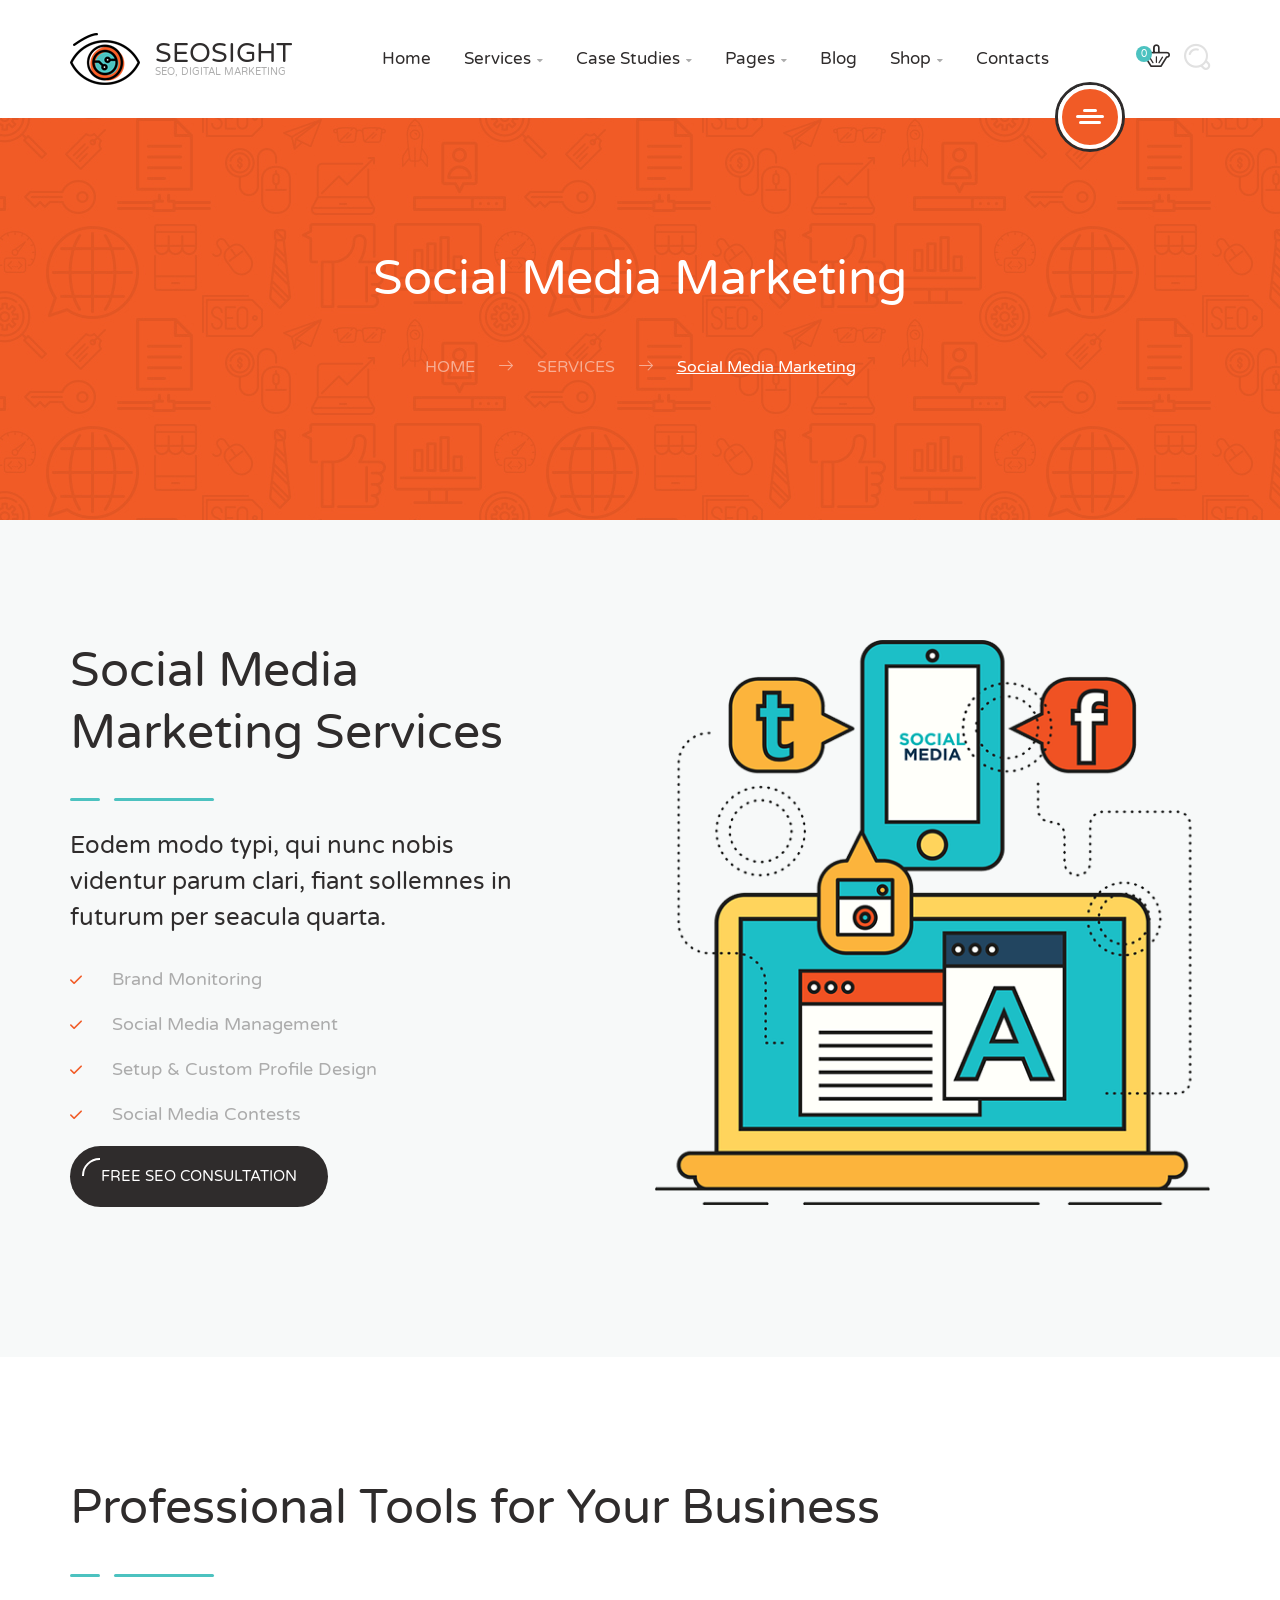
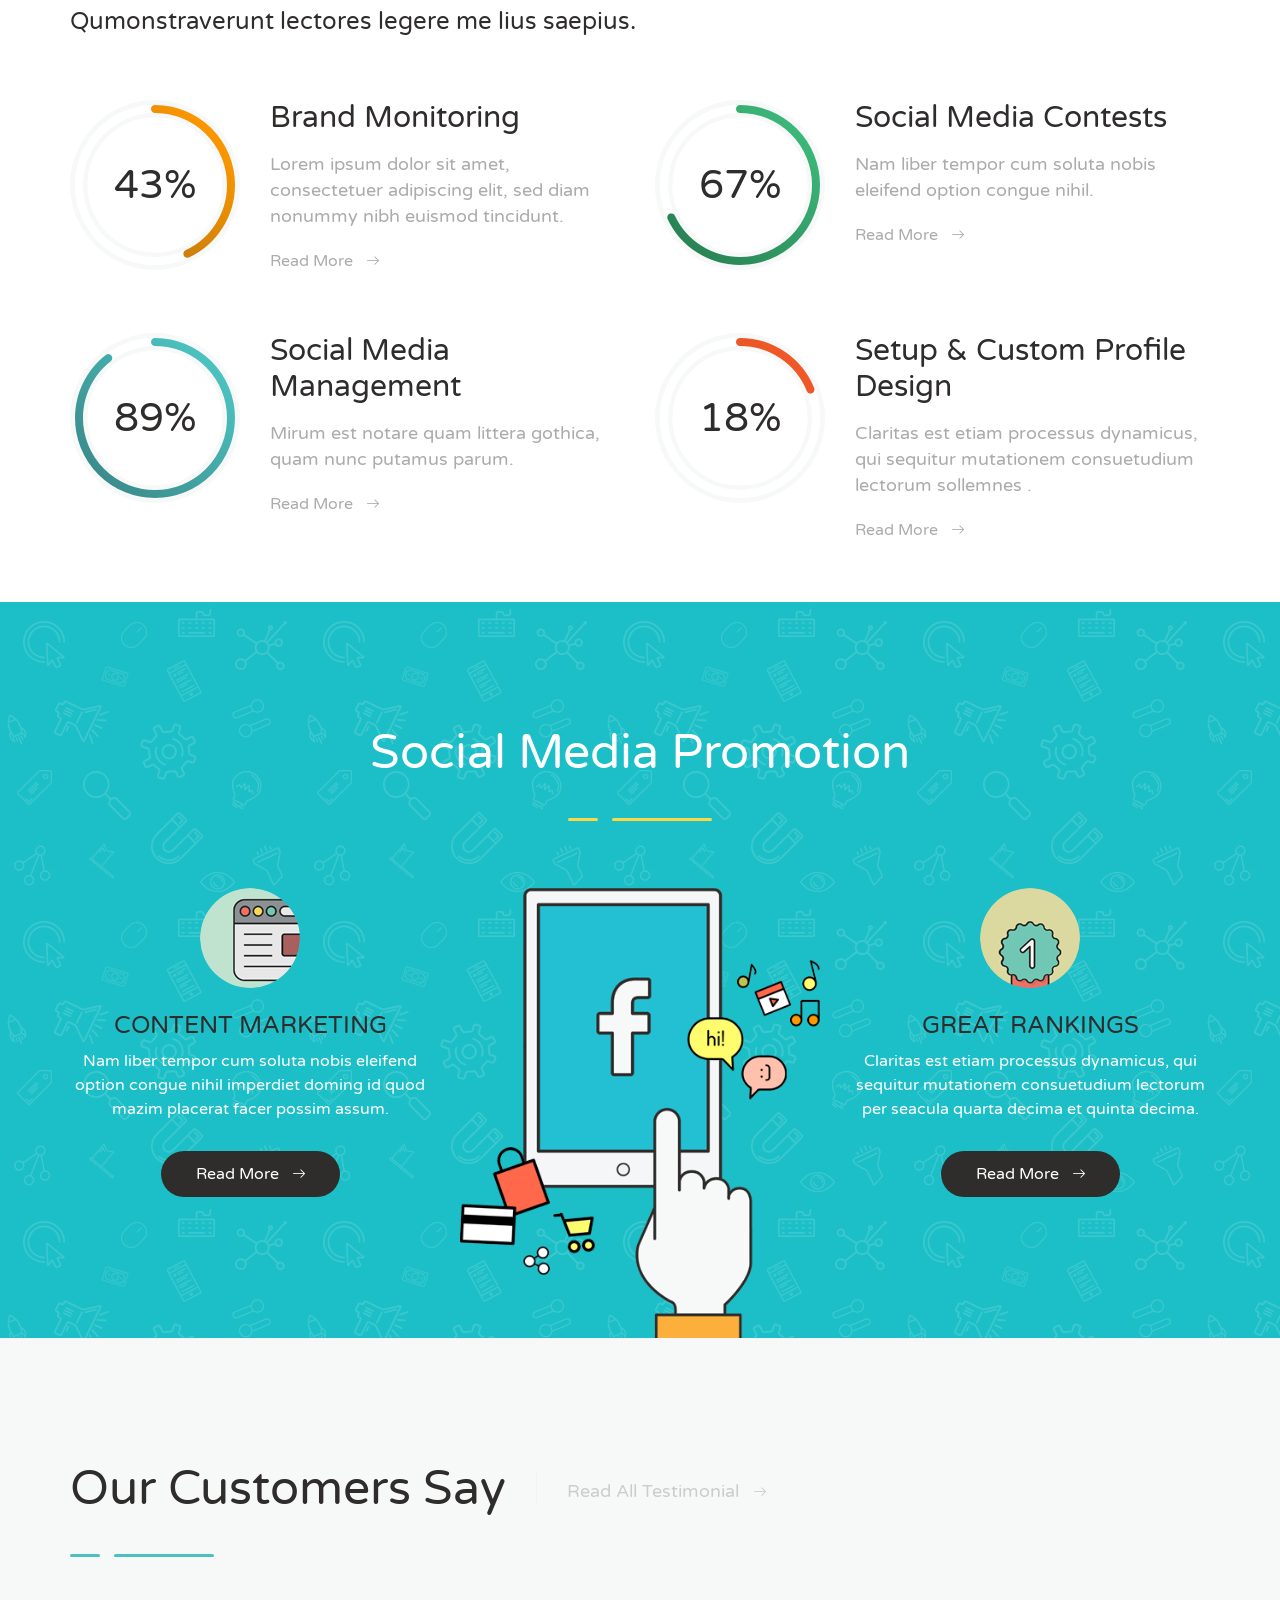
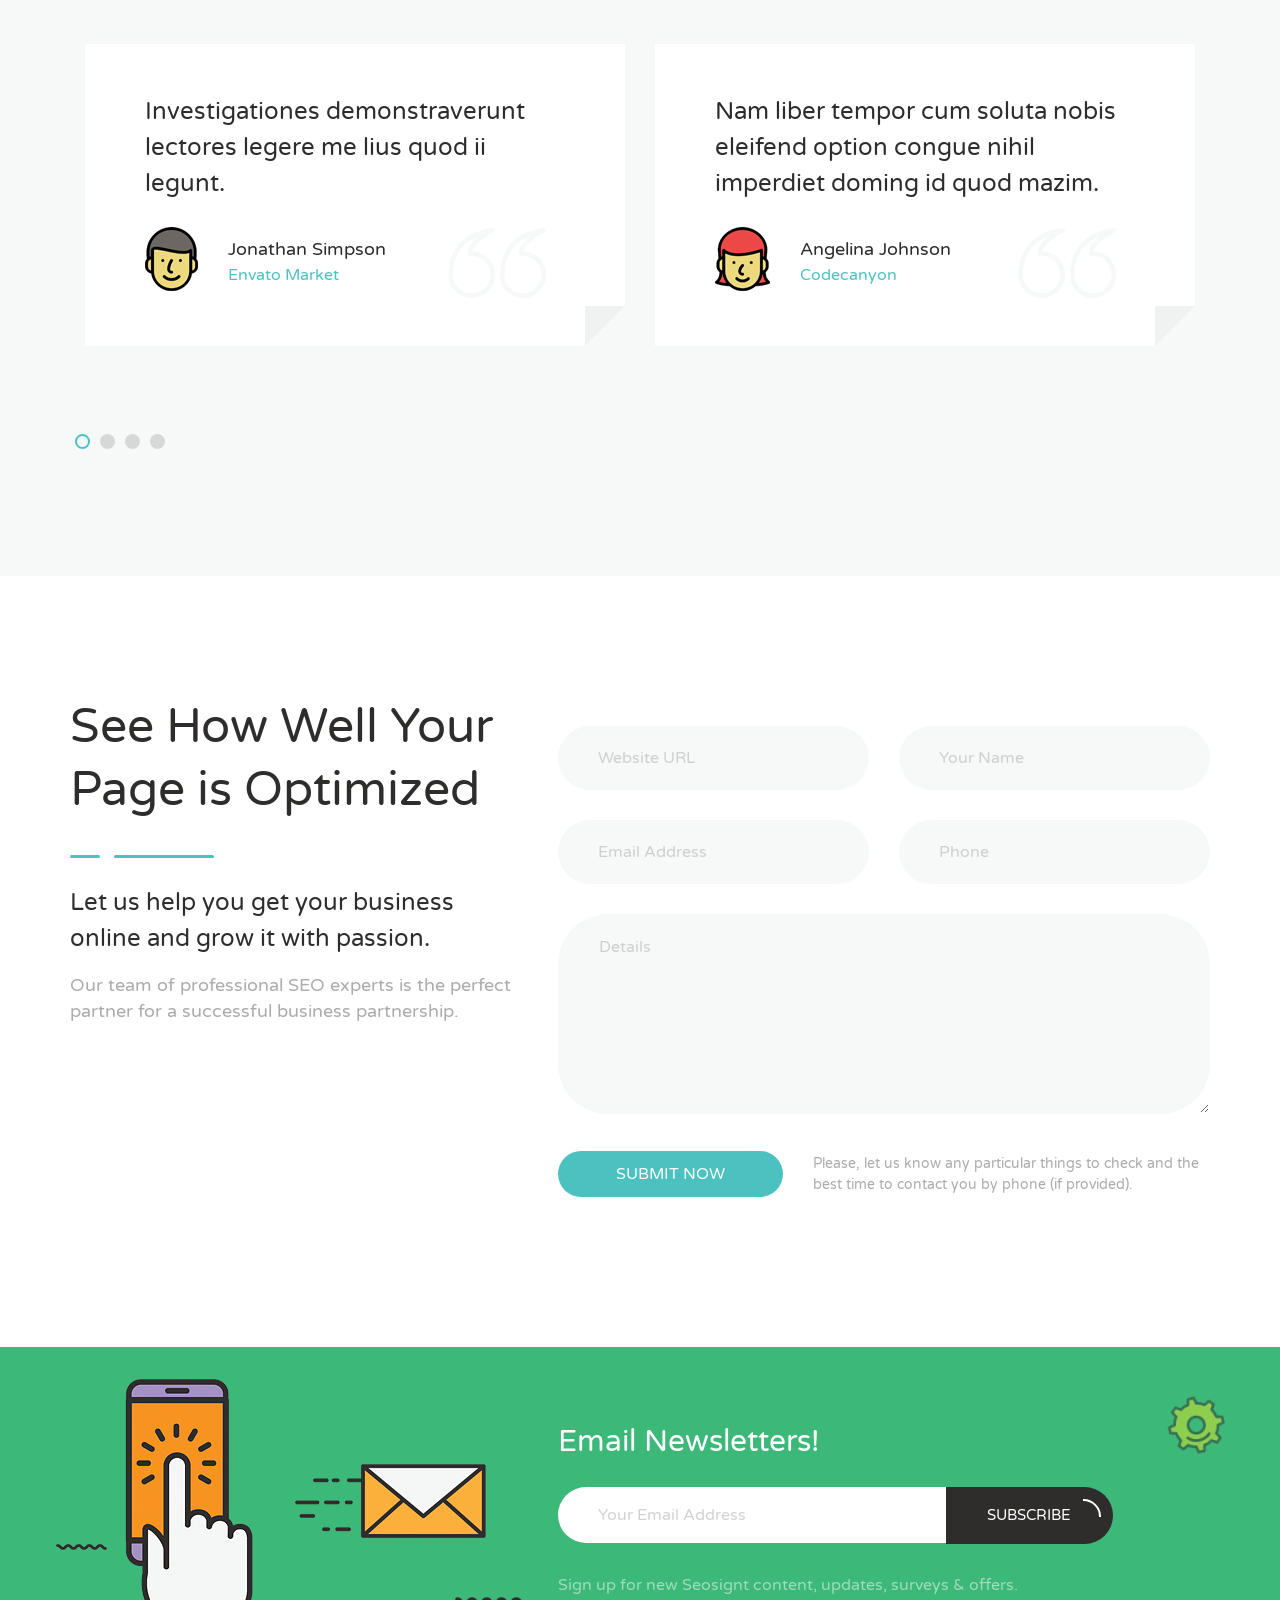
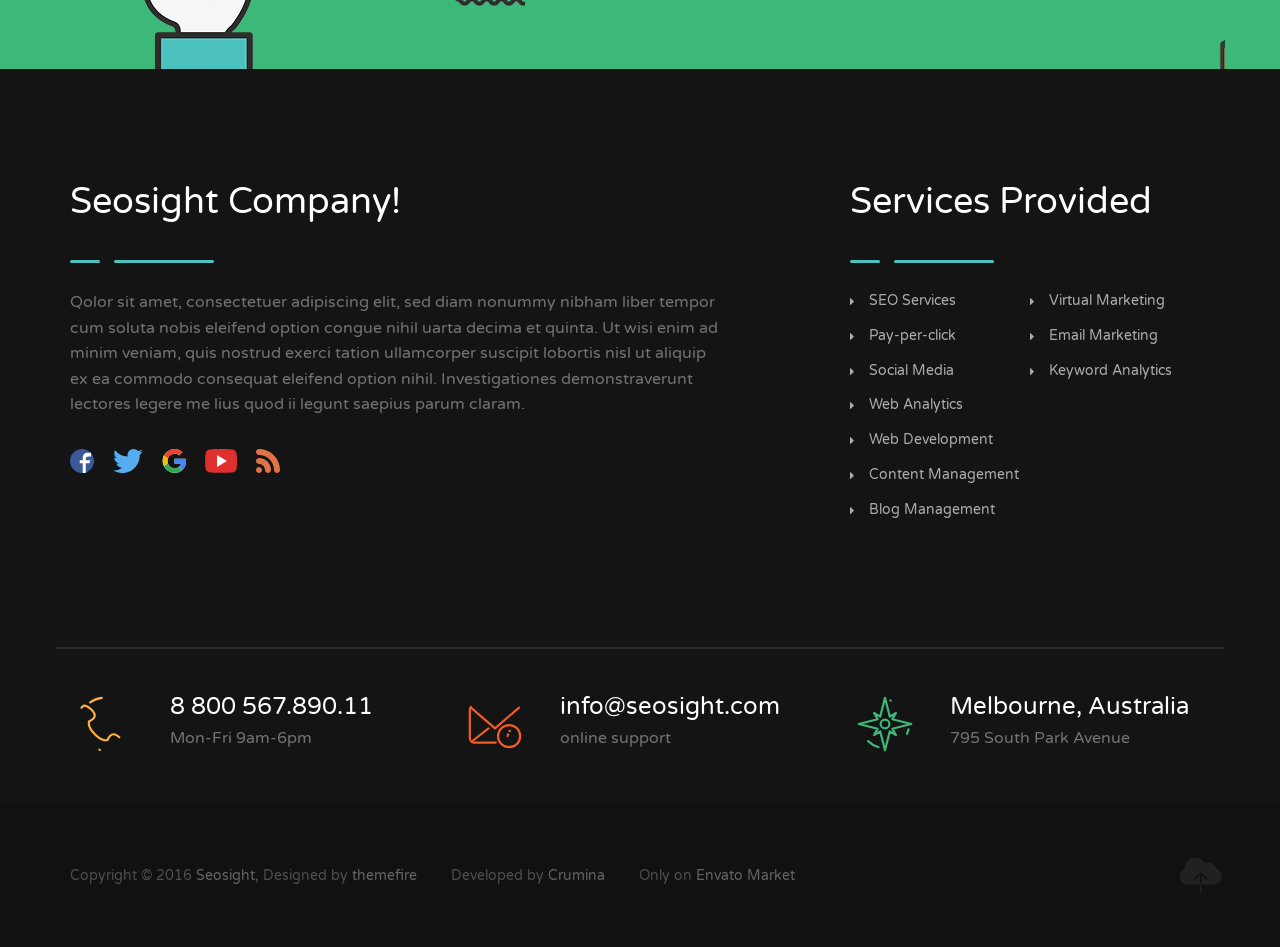
<file: 06_service_detail.html>
<!DOCTYPE html>
<html lang="en">
<head lang="en">
	<meta charset="UTF-8">
	<meta name="viewport" content="width=device-width, initial-scale=1, maximum-scale=1">
	<title>Seosight - Service Detail Social Media Marketing</title>

	<link rel="stylesheet" type="text/css" href="css/fonts.css">
	<link rel="stylesheet" type="text/css" href="css/crumina-fonts.css">
	<link rel="stylesheet" type="text/css" href="css/normalize.css">
	<link rel="stylesheet" type="text/css" href="css/grid.css">
	<link rel="stylesheet" type="text/css" href="css/base.css">
	<link rel="stylesheet" type="text/css" href="css/blocks.css">
	<link rel="stylesheet" type="text/css" href="css/layouts.css">
	<link rel="stylesheet" type="text/css" href="css/modules.css">
	<link rel="stylesheet" type="text/css" href="css/widgets-styles.css">
	<link rel="stylesheet" type="text/css" href="css/ion.rangeSlider.css">


	<!--Plugins styles-->

	<link rel="stylesheet" type="text/css" href="css/jquery.mCustomScrollbar.css">
	<link rel="stylesheet" type="text/css" href="css/swiper.min.css">
	<link rel="stylesheet" type="text/css" href="css/primary-menu.css">
	<link rel="stylesheet" type="text/css" href="css/magnific-popup.css">

	<!--Styles for RTL-->

	<!--<link rel="stylesheet" type="text/css" href="css/rtl.css">-->

	<!--External fonts-->

	<link href='https://fonts.googleapis.com/css?family=Varela+Round' rel='stylesheet' type='text/css'>

</head>


<body class=" ">
<!-- Preloader -->
<!--<div id="hellopreloader">
	<div class="preloader">
		<svg width="58" height="58">
			<g fill="none" fill-rule="evenodd" stroke="#FFF" stroke-width="1.5" transform="translate(2 1)">
				<circle cx="42.601" cy="11.462" r="5" fill="#fff">
					<animate attributeName="fill-opacity" begin="0s" calcMode="linear" dur="1.3s" repeatCount="indefinite" values="1;0;0;0;0;0;0;0" />
				</circle>
				<circle cx="49.063" cy="27.063" r="5" fill="none">
					<animate attributeName="fill-opacity" begin="0s" calcMode="linear" dur="1.3s" repeatCount="indefinite" values="0;1;0;0;0;0;0;0" />
				</circle>
				<circle cx="42.601" cy="42.663" r="5" fill="none">
					<animate attributeName="fill-opacity" begin="0s" calcMode="linear" dur="1.3s" repeatCount="indefinite" values="0;0;1;0;0;0;0;0" />
				</circle>
				<circle cx="27" cy="49.125" r="5" fill="none">
					<animate attributeName="fill-opacity" begin="0s" calcMode="linear" dur="1.3s" repeatCount="indefinite" values="0;0;0;1;0;0;0;0" />
				</circle>
				<circle cx="11.399" cy="42.663" r="5" fill="none">
					<animate attributeName="fill-opacity" begin="0s" calcMode="linear" dur="1.3s" repeatCount="indefinite" values="0;0;0;0;1;0;0;0" />
				</circle>
				<circle cx="4.938" cy="27.063" r="5" fill="none">
					<animate attributeName="fill-opacity" begin="0s" calcMode="linear" dur="1.3s" repeatCount="indefinite" values="0;0;0;0;0;1;0;0" />
				</circle>
				<circle cx="11.399" cy="11.462" r="5" fill="none">
					<animate attributeName="fill-opacity" begin="0s" calcMode="linear" dur="1.3s" repeatCount="indefinite" values="0;0;0;0;0;0;1;0" />
				</circle>
				<circle cx="27" cy="5" r="5" fill="none">
					<animate attributeName="fill-opacity" begin="0s" calcMode="linear" dur="1.3s" repeatCount="indefinite" values="0;0;0;0;0;0;0;1" />
				</circle>
			</g>
		</svg>
		<div class="text">Loading ...</div>
	</div>
</div>--><!-- ... end Preloader -->

<!-- Header -->

<header class="header" id="site-header">

	<div class="container">

		<div class="header-content-wrapper">

			<div class="logo">
				<a href="index.html" class="full-block-link"></a>
				<img loading="lazy" src="img/logo-eye.png" alt="Seosight">
				<div class="logo-text">
					<div class="logo-title">Seosight</div>
					<div class="logo-sub-title">SEO, Digital Marketing</div>
				</div>
			</div>

			<nav id="primary-menu" class="primary-menu">

				<a href='javascript:void(0)' id="menu-icon-trigger" class="menu-icon-trigger showhide">
					<span class="mob-menu--title">Menu</span>
					<span id="menu-icon-wrapper" class="menu-icon-wrapper" style="visibility: hidden">
                            <svg width="1000px" height="1000px">
                                <path id="pathD" d="M 300 400 L 700 400 C 900 400 900 750 600 850 A 400 400 0 0 1 200 200 L 800 800"></path>
                                <path id="pathE" d="M 300 500 L 700 500"></path>
                                <path id="pathF" d="M 700 600 L 300 600 C 100 600 100 200 400 150 A 400 380 0 1 1 200 800 L 800 200"></path>
                            </svg>
                        </span>
				</a>

				<!-- menu-icon-wrapper -->

				<ul class="primary-menu-menu">
					<li class="menu-item-has-children">
						<a href="index.html">Home</a>
					</li>

					<li class="">
						<a href="03_services.html">Services</a>
						<ul class="dropdown">
							<li class="megamenu-item-info">
								<h5 class="megamenu-item-info-title">List of Services</h5>
								<p class="megamenu-item-info-text">Choose a Service</p>
							</li>
							<li class="hover-ver2">
								<a href="05_service_details_localseo.html"><i class="seoicon-pin-map"></i>
									Local SEO
								</a>
							</li>
							<li class="hover-ver2">
								<a href="07_service_email_marketing.html"><i class="seoicon-mail-send"></i>
									Email Marketing
								</a>
							</li>
							<li class="hover-ver2">
								<a href="06_service_detail.html"><i class="seoicon-chat-comment"></i>
									Social Media Marketing
								</a>
							</li>
							<li class="menu-item-has-children hover-ver2">
								<a href="04_service_detail_seo.html">
									<i class="seoicon-search"></i>
									Search Engine Optimization
								</a>
							</li>
							<li class="hover-ver2">
								<a href="08_service_ppc_management.html"><i class="seoicon-button"></i>
									Pay Per Click Management
								</a>
							</li>
							<li class="menu-item-has-children hover-ver2">
								<a href="03_services.html">
									<i class="seoicon-pie-graph-split"></i>
									Services Promo List
								</a>
							</li>
						</ul>
					</li>

					<li class="">
						<a href="#">Case Studies</a>
						<ul class="dropdown">
							<li class="">
								<a href="11_case_studies.html">
									Case Studies Page
									<i class="seoicon-right-arrow"></i>
								</a>
							</li>

							<li class="">
								<a href="12_project_details_ver_01.html">
									Project details ver1
									<i class="seoicon-right-arrow"></i>
								</a>
							</li>
							<li class="">
								<a href="13_project_details_ver_02.html">
									Project details ver2
									<i class="seoicon-right-arrow"></i>
								</a>
							</li>
						</ul>
					</li>

					<li class="has-megamenu menu-item-has-children">
						<a href="#">Pages</a>

						<div class="megamenu" style="background-image: url('img/menu-bg.png');">
							<div class="megamenu-row">

								<div class="col3">
									<ul>
										<li class="megamenu-item-info">
											<h5 class="megamenu-item-info-title">Standard Pages</h5>
											<p class="megamenu-item-info-text">Pages that every website needs.</p>
										</li>

										<li>
											<a href="02_abouts.html">Our Agency<i class="seoicon-right-arrow"></i></a>
										</li>
										<li>
											<a href="21_seo_analysis.html">SEO Analysis<i class="seoicon-right-arrow"></i></a>
										</li>

										<li>
											<a href="10_testimonials.html">Testimonials
												<i class="seoicon-right-arrow"></i></a>
										</li>
										<li>
											<a href="09_our_clients.html">Our Special Clients<i class="seoicon-right-arrow"></i></a>
										</li>
										<li>
											<a href="34_pricing-tables.html">Pricing Packages<i class="seoicon-right-arrow"></i></a>
										</li>
										<li>
											<a href="404.html">404 Page<i class="seoicon-right-arrow"></i></a>
										</li>
									</ul>
								</div>
								<div class="col3">
									<ul>
										<li class="megamenu-item-info">
											<h5 class="megamenu-item-info-title">Features</h5>
											<p class="megamenu-item-info-text">Features of Our Digital Agency.</p>
										</li>

										<li>
											<a href="36_slider-with-photo.html">Main slider with photo<i class="seoicon-right-arrow"></i></a>
										</li>
										<li>
											<a href="25_navigation-flat.html">Stunning Headers<i class="seoicon-right-arrow"></i></a>
										</li>

										<li>
											<a href="37_navigation-with-photo.html">Sub-headers with photo<i class="seoicon-right-arrow"></i></a>
										</li>

										<li>
											<a href="38_photo-elements.html">Photo elements<i class="seoicon-right-arrow"></i></a>
										</li>

										<li>
											<a href="32_testimonials.html">Our Testimonials<i class="seoicon-right-arrow"></i></a>
										</li>

									</ul>
								</div>
								<div class="col3">
									<ul>

										<li class="megamenu-item-info">
											<h5 class="megamenu-item-info-title">Web Elements</h5>
											<p class="megamenu-item-info-text">Awesome header and title style
												variations and many more.</p>
										</li>

										<li>
											<a href="typography.html">Typography<i class="seoicon-right-arrow"></i></a>
										</li>
										<li>
											<a href="33_charts_counters.html">Charts &amp; Graphs<i class="seoicon-right-arrow"></i></a>
										</li>
										<li>
											<a href="buttons.html">Buttons<i class="seoicon-right-arrow"></i></a>
										</li>

										<li>
											<a href="28_popup-search.html">Popup Search<i class="seoicon-right-arrow"></i></a>
										</li>

									</ul>
								</div>


								<div class="col3">
									<ul>
										<li>
											<div class="google-logo">
												<img loading="lazy" src="img/google-logo.png" alt="logo">
											</div>

											<p class="google-text">The Yoast Analytics plugin lets you easily
												connect your website to Google Analytics and keep track of all
												your site traffic and key metrics in real-time.
											</p>
										</li>
									</ul>
								</div>

							</div>
						</div>
					</li>
					<li class="">
						<a href="14_blog.html">Blog</a>
					</li>
					<li class="">
						<a href="#">Shop</a>
						<ul class="dropdown">
							<li class="">
								<a href="16_shop.html">
									Shop Page
									<i class="seoicon-right-arrow"></i>
								</a>
							</li>
							<li class="">
								<a href="17_product_details.html">
									Product Details
									<i class="seoicon-right-arrow"></i>
								</a>
							</li>
							<li class="">
								<a href="20_checkout.html">
									Checkout
									<i class="seoicon-right-arrow"></i>
								</a>
							</li>
							<li class="">
								<a href="19_cart.html">
									Shopping Cart
									<i class="seoicon-right-arrow"></i>
								</a>
							</li>
						</ul>

					</li>

					<li class="">
						<a href="22_contacts.html">Contacts</a>
					</li>
				</ul>
			</nav>

			<ul class="nav-add">
				<li class="cart">

					<a href="#" class="js-cart-animate">
						<i class="seoicon-basket"></i>
						<span class="cart-count">0</span>
					</a>

					<div class="cart-popup-wrap">
						<div class="popup-cart">
							<h4 class="title-cart">No products in the cart!</h4>
							<p class="subtitle">Please make your choice.</p>
							<div class="btn btn-small btn--dark">
								<span class="text">view all catalog</span>
							</div>
						</div>
					</div>

				</li>

				<li class="search search_main">
					<a href="#" class="js-open-search">
						<i class="seoicon-loupe"></i>
					</a>
				</li>
			</ul>

			<div class="user-menu open-overlay">
				<a href="#" class="user-menu-content  js-open-aside">
					<span></span>
					<span></span>
					<span></span>
				</a>
			</div>
		</div>

	</div>

</header>


<!-- ... End Header -->

<!-- Right-menu -->

<div class="mCustomScrollbar">
	<div class="popup right-menu">

		<div class="right-menu-wrap">

			<div class="user-menu-close js-close-aside">
				<a href="#" class="user-menu-content  js-clode-aside">
					<span></span>
					<span></span>
				</a>
			</div>

			<div class="logo">
				<a href="index.html" class="full-block-link"></a>
				<img loading="lazy" src="img/logo-eye.png" alt="Seosight">
				<div class="logo-text">
					<div class="logo-title">Seosight</div>
				</div>
			</div>

			<p class="text">Investigationes demonstraverunt lectores legere me lius quod
				ii legunt saepius est etiam processus dynamicus.
			</p>

		</div>

		<div class="widget login">

			<h4 class="login-title">Sign In to Your Account</h4>
			<input class="input-standard-grey" placeholder="Username or Email" type="text">
			<input class="password input-standard-grey" placeholder="Password" type="password">
			<div class="login-btn-wrap">

				<div class="btn btn-medium btn--dark btn-hover-shadow">
					<span class="text">login now</span>
					<span class="semicircle"></span>
				</div>

				<div class="remember-wrap">

					<div class="checkbox">
						<input id="remember" type="checkbox" name="remember" value="remember">
						<label for="remember">Remember Me</label>
					</div>

				</div>

			</div>

			<div class="helped">Lost your password?</div>
			<div class="helped js-window-popup">Register Now</div>

		</div>

		<div class="widget contacts">

			<h4 class="contacts-title">Get In Touch</h4>
			<p class="contacts-text">Lorem ipsum dolor sit amet, duis metus ligula amet in purus,
				vitae donec vestibulum enim, tincidunt massa sit, convallis ipsum.
			</p>

			<div class="contacts-item">
				<img loading="lazy" src="img/contact4.png" alt="phone">
				<div class="content">
					<a href="#" class="title">8 800 567.890.11</a>
					<p class="sub-title">Mon-Fri 9am-6pm</p>
				</div>
			</div>

			<div class="contacts-item">
				<img loading="lazy" src="img/contact5.png" alt="phone">
				<div class="content">
					<a href="#" class="title">info@seosight.com</a>
					<p class="sub-title">online support</p>
				</div>
			</div>

			<div class="contacts-item">
				<img loading="lazy" src="img/contact6.png" alt="phone">
				<div class="content">
					<a href="#" class="title">Melbourne, Australia</a>
					<p class="sub-title">795 South Park Avenue</p>
				</div>
			</div>

		</div>

	</div>

</div>

<!-- ... End Right-menu -->

<div class="content-wrapper">

	<!-- Stunning Header -->

	<div class="stunning-header stunning-header-bg-red">
		<div class="stunning-header-content">
			<h1 class="stunning-header-title">Social Media Marketing</h1>
			<ul class="breadcrumbs">
				<li class="breadcrumbs-item">
					<a href="index.html">Home</a>
					<i class="seoicon-right-arrow"></i>
					<a href="03_services.html">Services</a>
					<i class="seoicon-right-arrow"></i>
				</li>
				<li class="breadcrumbs-item active">
					<span href="#">Social Media Marketing</span>
					<i class="seoicon-right-arrow"></i>
				</li>
			</ul>
		</div>
	</div>

	<!-- End Stunning Header -->

	<!-- Overlay Search -->

	<div class="overlay_search">
		<div class="container">
			<div class="row">
				<div class="form_search-wrap">
					<form>
						<input class="overlay_search-input" placeholder="Type and hit Enter..." type="text">
						<a href="#" class="overlay_search-close">
							<span></span>
							<span></span>
						</a>
					</form>
				</div>
			</div>
		</div>
	</div>

	<!-- End Overlay Search -->

	<div class="container-fluid">
		<div class="row medium-padding120 bg-border-color">
			<div class="container">
				<div class="row">
					<div class="col-lg-5 col-md-5 col-sm-12 col-xs-12">
						<div class="heading mb30">
							<h4 class="h1 heading-title">Social Media
								Marketing Services</h4>
							<div class="heading-line">
								<span class="short-line"></span>
								<span class="long-line"></span>
							</div>

							<h5 class="heading-subtitle">Eodem modo typi, qui nunc nobis videntur parum clari,
								fiant sollemnes in futurum per seacula quarta.
							</h5>

						</div>

						<ul class="list list--secondary mb60">
							<li>
								<i class="seoicon-check"></i>
								<a href="#">Brand Monitoring
								</a>
							</li>

							<li>
								<i class="seoicon-check"></i>
								<a href="#">Social Media Management
								</a>
							</li>

							<li>
								<i class="seoicon-check"></i>
								<a href="#">Setup & Custom Profile Design
								</a>
							</li>

							<li>
								<i class="seoicon-check"></i>
								<a href="#">Social Media Contests
								</a>
							</li>
						</ul>

						<a href="21_seo_analysis.html" class="btn btn-medium btn--dark btn-hover-shadow mb30">
							<span class="text">Free SEO Consultation</span>
							<span class="semicircle"></span>
						</a>
					</div>

					<div class="col-lg-6 col-lg-offset-1 col-md-6 col-md-offset-1 col-sm-12 col-xs-12">
						<img loading="lazy" src="img/social-photo.png" alt="social">
					</div>
				</div>
			</div>
		</div>
	</div>

	<!-- Pie charts -->

	<div class="container">
		<div class="row pt120">
			<div class="col-lg-12 col-md-12 col-sm-12 col-xs-12">
				<div class="heading mb60">
					<h4 class="h1 heading-title">Professional Tools for Your Business</h4>
					<div class="heading-line">
						<span class="short-line"></span>
						<span class="long-line"></span>
					</div>

					<h5 class="heading-subtitle">Qumonstraverunt lectores legere me lius saepius.</h5>

				</div>
			</div>
		</div>

		<div class="row mb60">
			<div class="col-lg-6 col-md-6 col-sm-6 col-xs-12">
				<div class="pie-chart-item">
					<div class="pie-chart" data-value="0.43" data-start-color="#b9750f" data-end-color="#fc9700">
						<div class="content"><span>43</span>%</div>
					</div>

					<div class="pie-chart-content">
						<h4 class="pie-chart-content-title">Brand Monitoring</h4>
						<p class="pie-chart-content-text">Lorem ipsum dolor sit amet, consectetuer adipiscing elit,
							sed diam nonummy nibh euismod tincidunt.
						</p>
						<a href="#" class="more">Read More
							<i class="seoicon-right-arrow"></i>
						</a>
					</div>
				</div>
			</div>

			<div class="col-lg-6 col-md-6 col-sm-6 col-xs-12">
				<div class="pie-chart-item">
					<div class="pie-chart" data-value="0.68" data-start-color="#298355" data-end-color="#3cb879">
						<div class="content"><span>68</span>%</div>
					</div>

					<div class="pie-chart-content">
						<h4 class="pie-chart-content-title">Social Media Contests</h4>
						<p class="pie-chart-content-text">Nam liber tempor cum soluta nobis eleifend option congue nihil.
						</p>
						<a href="#" class="more">Read More
							<i class="seoicon-right-arrow"></i>
						</a>
					</div>
				</div>
			</div>
		</div>

		<div class="row mb60">
			<div class="col-lg-6 col-md-6 col-sm-6 col-xs-12">
				<div class="pie-chart-item">
					<div class="pie-chart" data-value="0.9" data-start-color="#3b8d8c" data-end-color="#4cc3c1">
						<div class="content"><span>90</span>%</div>
					</div>

					<div class="pie-chart-content">
						<h4 class="pie-chart-content-title">Social Media
							Management</h4>
						<p class="pie-chart-content-text">Mirum est notare quam littera gothica, quam nunc putamus parum.
						</p>
						<a href="#" class="more">Read More
							<i class="seoicon-right-arrow"></i>
						</a>
					</div>
				</div>
			</div>

			<div class="col-lg-6 col-md-6 col-sm-6 col-xs-12">
				<div class="pie-chart-item">
					<div class="pie-chart" data-value="0.19" data-start-color="#cc481d" data-end-color="#f15927">
						<div class="content"><span>19</span>%</div>
					</div>

					<div class="pie-chart-content">
						<h4 class="pie-chart-content-title">Setup & Custom
							Profile Design</h4>
						<p class="pie-chart-content-text">Claritas est etiam processus dynamicus, qui sequitur mutationem consuetudium lectorum sollemnes .
						</p>
						<a href="#" class="more">Read More
							<i class="seoicon-right-arrow"></i>
						</a>
					</div>
				</div>
			</div>
		</div>

	</div>

	<!-- End Pie charts -->

	<!-- Info Box -->

	<div class="container-fluid">
		<div class="row bg-boxed-primary pt120">

			<div class="container">
				<div class="row">
					<div class="col-lg-12 col-md-12 col-sm-12 col-xs-12">
						<div class="heading align-center mb60">
							<h4 class="h1 heading-title c-white">Social Media Promotion</h4>
							<div class="heading-line">
								<span class="short-line bg-yellow-color"></span>
								<span class="long-line bg-yellow-color"></span>
							</div>
						</div>
					</div>

					<div class="col-lg-4 col-md-4 col-sm-6 col-xs-12">
						<div class="info-box--standard-centered">
							<div class="info-box-image">
								<img loading="lazy" src="img/info-box18.png" alt="image">
							</div>
							<div class="info-box-content">
								<h4 class="info-box-title">Content Marketing</h4>
								<p class="text c-white">Nam liber tempor cum soluta nobis eleifend option congue nihil
									imperdiet doming id quod mazim placerat facer possim assum.
								</p>
							</div>

							<div class="btn btn-small btn--dark">
								<span class="text">Read More</span>
								<i class="seoicon-right-arrow"></i>
							</div>
						</div>
					</div>

					<div class="col-lg-4 col-md-4 col-sm-6 col-xs-12">
						<img loading="lazy" src="img/social-photo2.png" alt="photo">
					</div>

					<div class="col-lg-4 col-md-4 col-sm-6 col-xs-12">
						<div class="info-box--standard-centered">
							<div class="info-box-image">
								<img loading="lazy" src="img/info-box19.png" alt="image">
							</div>
							<div class="info-box-content">
								<h4 class="info-box-title">Great Rankings</h4>
								<p class="text c-white">Claritas est etiam processus dynamicus, qui sequitur mutationem
									consuetudium lectorum per seacula quarta decima et quinta decima.
								</p>
							</div>

							<div class="btn btn-small btn--dark">
								<span class="text">Read More</span>
								<i class="seoicon-right-arrow"></i>
							</div>
						</div>
					</div>

				</div>
			</div>
		</div>
	</div>

	<!-- End Info Box -->

	<!-- Testimonials slider -->

	<div class="container-fluid">
		<div class="row medium-padding120 bg-border-color">
			<div class="container">

				<div class="testimonial-arrow-slider">

					<div class="row">

						<div class="col-lg-12">
							<div class="heading">
								<h4 class="h1 heading-title">Our Customers Say</h4>
								<a href="#" class="read-more">Read All Testimonial
									<i class="seoicon-right-arrow"></i>
								</a>
								<div class="heading-line">
									<span class="short-line"></span>
									<span class="long-line"></span>
								</div>
							</div>
						</div>
					</div>

					<div class="swiper-container pagination-bottom">

						<div class="swiper-wrapper">

							<div class="case-slider-item swiper-slide">

								<div class="col-lg-6 col-md-6 col-sm-6 col-xs-12">

									<div class="testimonial-item testimonial-arrow mb30">
										<div class="testimonial-text">
											Investigationes demonstraverunt lectores legere me lius quod ii legunt.
										</div>

										<div class="author-info-wrap table">
											<div class="testimonial-img-author table-cell">
												<img loading="lazy" src="img/avatar.png" alt="author">
											</div>
											<div class="author-info table-cell">
												<h6 class="author-name">Jonathan Simpson</h6>
												<div class="author-company c-primary">Envato Market</div>
											</div>
										</div>

										<div class="quote">
											<i class="seoicon-quotes"></i>
										</div>

									</div>
								</div>

								<div class="col-lg-6 col-md-6 col-sm-6 col-xs-12">

									<div class="testimonial-item testimonial-arrow mb30">
										<div class="testimonial-text">
											Nam liber tempor cum soluta nobis eleifend option congue nihil imperdiet doming
											id quod mazim.
										</div>

										<div class="author-info-wrap table">
											<div class="testimonial-img-author table-cell">
												<img loading="lazy" src="img/avatar3.png" alt="author">
											</div>
											<div class="author-info table-cell">
												<h6 class="author-name">Angelina Johnson</h6>
												<div class="author-company c-primary">Codecanyon</div>
											</div>
										</div>

										<div class="quote">
											<i class="seoicon-quotes"></i>
										</div>

									</div>
								</div>

							</div>

							<div class="case-slider-item swiper-slide">

								<div class="col-lg-6 col-md-6 col-sm-6 col-xs-12">

									<div class="testimonial-item testimonial-arrow mb30">
										<div class="testimonial-text">
											Investigationes demonstraverunt lectores legere me lius quod ii legunt.
										</div>

										<div class="author-info-wrap table">
											<div class="testimonial-img-author table-cell">
												<img loading="lazy" src="img/avatar.png" alt="author">
											</div>
											<div class="author-info table-cell">
												<h6 class="author-name">Jonathan Simpson</h6>
												<div class="author-company c-primary">Envato Market</div>
											</div>
										</div>

										<div class="quote">
											<i class="seoicon-quotes"></i>
										</div>

									</div>
								</div>

								<div class="col-lg-6 col-md-6 col-sm-6 col-xs-12">

									<div class="testimonial-item testimonial-arrow mb30">
										<div class="testimonial-text">
											Nam liber tempor cum soluta nobis eleifend option congue nihil imperdiet doming
											id quod mazim.
										</div>

										<div class="author-info-wrap table">
											<div class="testimonial-img-author table-cell">
												<img loading="lazy" src="img/avatar3.png" alt="author">
											</div>
											<div class="author-info table-cell">
												<h6 class="author-name">Angelina Johnson</h6>
												<div class="author-company c-primary">Codecanyon</div>
											</div>
										</div>

										<div class="quote">
											<i class="seoicon-quotes"></i>
										</div>

									</div>
								</div>

							</div>

							<div class="case-slider-item swiper-slide">

								<div class="col-lg-6 col-md-6 col-sm-6 col-xs-12">

									<div class="testimonial-item testimonial-arrow mb30">
										<div class="testimonial-text">
											Investigationes demonstraverunt lectores legere me lius quod ii legunt.
										</div>

										<div class="author-info-wrap table">
											<div class="testimonial-img-author table-cell">
												<img loading="lazy" src="img/avatar.png" alt="author">
											</div>
											<div class="author-info table-cell">
												<h6 class="author-name">Jonathan Simpson</h6>
												<div class="author-company c-primary">Envato Market</div>
											</div>
										</div>

										<div class="quote">
											<i class="seoicon-quotes"></i>
										</div>

									</div>
								</div>

								<div class="col-lg-6 col-md-6 col-sm-6 col-xs-12">

									<div class="testimonial-item testimonial-arrow mb30">
										<div class="testimonial-text">
											Nam liber tempor cum soluta nobis eleifend option congue nihil imperdiet doming
											id quod mazim.
										</div>

										<div class="author-info-wrap table">
											<div class="testimonial-img-author table-cell">
												<img loading="lazy" src="img/avatar3.png" alt="author">
											</div>
											<div class="author-info table-cell">
												<h6 class="author-name">Angelina Johnson</h6>
												<div class="author-company c-primary">Codecanyon</div>
											</div>
										</div>

										<div class="quote">
											<i class="seoicon-quotes"></i>
										</div>

									</div>
								</div>

							</div>

							<div class="case-slider-item swiper-slide">

								<div class="col-lg-6 col-md-6 col-sm-6 col-xs-12">

									<div class="testimonial-item testimonial-arrow mb30">
										<div class="testimonial-text">
											Investigationes demonstraverunt lectores legere me lius quod ii legunt.
										</div>

										<div class="author-info-wrap table">
											<div class="testimonial-img-author table-cell">
												<img loading="lazy" src="img/avatar.png" alt="author">
											</div>
											<div class="author-info table-cell">
												<h6 class="author-name">Jonathan Simpson</h6>
												<div class="author-company c-primary">Envato Market</div>
											</div>
										</div>

										<div class="quote">
											<i class="seoicon-quotes"></i>
										</div>

									</div>
								</div>

								<div class="col-lg-6 col-md-6 col-sm-6 col-xs-12">

									<div class="testimonial-item testimonial-arrow mb30">
										<div class="testimonial-text">
											Nam liber tempor cum soluta nobis eleifend option congue nihil imperdiet doming
											id quod mazim.
										</div>

										<div class="author-info-wrap table">
											<div class="testimonial-img-author table-cell">
												<img loading="lazy" src="img/avatar3.png" alt="author">
											</div>
											<div class="author-info table-cell">
												<h6 class="author-name">Angelina Johnson</h6>
												<div class="author-company c-primary">Codecanyon</div>
											</div>
										</div>

										<div class="quote">
											<i class="seoicon-quotes"></i>
										</div>

									</div>
								</div>

							</div>

						</div>

						<!-- If we need pagination -->
						<div class="swiper-pagination"></div>

					</div>

				</div>
			</div>
		</div>
	</div>

	<!-- End Testimonials slider -->


	<!-- Contact Form -->


	<div class="container">
		<div class="row medium-padding120">
			<div class="col-lg-5 col-md-5 col-sm-12 col-xs-12">

				<div class="heading">
					<h4 class="h1 heading-title">See How Well Your
						Page is Optimized</h4>
					<div class="heading-line">
						<span class="short-line"></span>
						<span class="long-line"></span>
					</div>

					<h5 class="heading-subtitle">Let us help you get your business online and grow it with passion.</h5>

					<p>Our team of professional SEO experts is the perfect partner for a successful business partnership.
					</p>
				</div>
			</div>

			<div class="col-lg-7 col-md-7 col-sm-12 col-xs-12">
				<form class="contact-form crumina-submit" data-nonce="crumina-submit-form-nonce" data-type="standard" action="modules/forms/submit.php">
					<div class="row">
						<div class="col-lg-6 col-md-6 col-sm-12 col-xs-12">
							<input name="site" class="input-standard-grey" placeholder="Website URL" type="text" required>
						</div>

						<div class="col-lg-6 col-md-6 col-sm-12 col-xs-12">
							<input name="name" class="input-standard-grey" placeholder="Your Name" type="text" required>
						</div>

					</div>

					<div class="row">

						<div class="col-lg-6 col-md-6 col-sm-12 col-xs-12">
							<input name="email" class="input-standard-grey" placeholder="Email Address" type="email" required>
						</div>

						<div class="col-lg-6 col-md-6 col-sm-12 col-xs-12">
							<input name="phone" class="input-standard-grey" placeholder="Phone" type="text">
						</div>

					</div>

					<div class="row">
						<div class="col-lg-12 col-md-12 col-sm-12 col-xs-12">
							<textarea name="message" class="input-standard-grey" placeholder="Details"></textarea>
						</div>
					</div>

					<div class="row">
						<div class="submit-block table">
							<div class="col-lg-3 table-cell">
								<button class="btn btn-small btn--primary">
									<span class="text">Submit Now</span>
								</button>
							</div>

							<div class="col-lg-5 table-cell">
								<div class="submit-block-text">
									Please, let us know any particular things to check and the best time
									to contact you by phone (if provided).
								</div>
							</div>
						</div>
					</div>
				</form>
			</div>
		</div>
	</div>

	<!-- End Contact Form -->

	<!-- Subscribe Form -->

	<div class="container-fluid bg-green-color">
		<div class="row">
			<div class="container">

				<div class="row">

					<div class="subscribe scrollme">

						<div class="col-lg-6 col-lg-offset-5 col-md-6 col-md-offset-5 col-sm-12 col-xs-12">
							<h4 class="subscribe-title">Email Newsletters!</h4>
							<form class="subscribe-form crumina-submit" method="post" data-nonce="crumina-submit-form-nonce" data-type="standard" action="modules/forms/submit.php">
								<input class="input-standard-grey input-white" name="email" placeholder="Your Email Address" type="email" required>
								<button class="subscr-btn">subscribe
									<span class="semicircle--right"></span>
								</button>
							</form>
							<div class="sub-title">Sign up for new Seosignt content, updates, surveys & offers.</div>

						</div>

						<div class="images-block">
							<img loading="lazy" src="img/subscr-gear.png" alt="gear" class="gear">
							<img loading="lazy" src="img/subscr1.png" alt="mail" class="mail">
							<img loading="lazy" src="img/subscr-mailopen.png" alt="mail" class="mail-2">
						</div>
					</div>
				</div>
			</div>
		</div>
	</div>

	<!-- End Subscribe Form -->

</div>

<!-- Footer -->


<footer class="footer">
	<div class="container">
		<div class="row">

			<div class="info">
				<div class="col-lg-7 col-md-7 col-sm-12 col-xs-12">
					<div class="heading">
						<h3 class="heading-title">Seosight Company!</h3>
						<div class="heading-line">
							<span class="short-line"></span>
							<span class="long-line"></span>
						</div>
						<p class="heading-text">Qolor sit amet, consectetuer adipiscing elit, sed diam nonummy nibham
							liber tempor cum soluta nobis eleifend option congue nihil uarta decima et quinta.
							Ut wisi enim ad minim veniam, quis nostrud exerci tation ullamcorper suscipit lobortis nisl
							ut aliquip ex ea commodo consequat eleifend option nihil. Investigationes demonstraverunt
							lectores legere me lius quod ii legunt saepius parum claram.
						</p>
					</div>

					<div class="socials">
						<a href="" class="social__item">
							<img loading="lazy" src="svg/circle-facebook.svg" alt="facebook">
						</a>
						<a href="" class="social__item">
							<img loading="lazy" src="svg/twitter.svg" alt="twitter">
						</a>
						<a href="" class="social__item">
							<img loading="lazy" src="svg/google.svg" alt="google">
						</a>
						<a href="" class="social__item">
							<img loading="lazy" src="svg/youtube.svg" alt="youtube">
						</a>
						<a href="" class="social__item">
							<img loading="lazy" src="svg/rss.svg" alt="rss">
						</a>
					</div>
				</div>

				<div class="col-lg-4 col-lg-offset-1 col-md-4 col-md-offset-1 col-sm-12 col-xs-12">
					<div class="services">
						<div class="heading">
							<h3 class="heading-title">Services Provided</h3>
							<div class="heading-line">
								<span class="short-line"></span>
								<span class="long-line"></span>
							</div>
						</div>

						<ul class="list list--primary">
							<li>
								<i class="fa fa-caret-right" aria-hidden="true"></i>
								<a href="#">SEO Services</a>
							</li>
							<li>
								<i class="fa fa-caret-right" aria-hidden="true"></i>
								<a href="#">Pay-per-click</a>
							</li>
							<li>
								<i class="fa fa-caret-right" aria-hidden="true"></i>
								<a href="#">Social Media</a>
							</li>
							<li>
								<i class="fa fa-caret-right" aria-hidden="true"></i>
								<a href="#">Web Analytics</a>
							</li>
							<li>
								<i class="fa fa-caret-right" aria-hidden="true"></i>
								<a href="#">Web Development</a>
							</li>
							<li>
								<i class="fa fa-caret-right" aria-hidden="true"></i>
								<a href="#">Content Management</a>
							</li>
							<li>
								<i class="fa fa-caret-right" aria-hidden="true"></i>
								<a href="#">Blog Management</a>
							</li>
						</ul>

						<ul class="list list--primary">
							<li>
								<i class="fa fa-caret-right" aria-hidden="true"></i>
								<a href="#">Virtual Marketing</a>
							</li>
							<li>
								<i class="fa fa-caret-right" aria-hidden="true"></i>
								<a href="#">Email Marketing</a>
							</li>
							<li>
								<i class="fa fa-caret-right" aria-hidden="true"></i>
								<a href="#">Keyword Analytics</a>
							</li>
						</ul>
					</div>
				</div>
			</div>

		</div>

		<div class="row">
			<div class="contacts">
				<div class="col-lg-4 col-md-12 col-sm-12 col-xs-12">
					<div class="contacts-item">
						<div class="icon js-animate-icon">
							<svg enable-background="new 0 0 64 64" version="1.1" viewBox="0 0 64 64" xml:space="preserve" xmlns="http://www.w3.org/2000/svg"><path d="  M45.1,44.2C42.9,42,39.6,40,37,42.6c-1.8,1.8-2.6,3.9-2.6,3.9s-4.3,2.3-11.7-5.2s-5.2-11.7-5.2-11.7s2.1-0.8,3.9-2.6  c2.6-2.6,0.6-5.9-1.7-8.1c-2.7-2.7-6.2-4.9-8.2-2.9c-3.7,3.7-4.4,8.4-4.4,8.4S9,35.5,18.7,45.3s20.9,11.6,20.9,11.6s4.7-0.7,8.4-4.4  C50,50.4,47.8,46.9,45.1,44.2z" fill="none" stroke="#fcb03b" stroke-linecap="round" stroke-linejoin="round" stroke-miterlimit="10" stroke-width="2"/><path d="  M18.4,12.2C22.2,9.5,26.9,8,32,8c13.3,0,24,10.8,24,24c0,4-1.3,9-4.4,12.2" fill="none" stroke="#fcb03b" stroke-linecap="round" stroke-linejoin="round" stroke-miterlimit="10" stroke-width="2"/><path d="  M27.3,55.6c-9.8-1.9-17.5-9.8-19.1-19.7" fill="none" stroke="#fcb03b" stroke-linecap="round" stroke-linejoin="round" stroke-miterlimit="10" stroke-width="2"/><path d="  M30,21c0,0,4.4,0,5.2,0c1.2,0,1.8,0.2,1.8,1.1s0,0.7,0,1.3c0,0.6,0,1.4-1.6,2.5c-2.3,1.6-5.6,3.8-5.6,5.1c0,1.6,0.7,2,1.8,2  s5.3,0,5.3,0" fill="none" stroke="#fcb03b" stroke-linecap="round" stroke-linejoin="round" stroke-miterlimit="10" stroke-width="2"/><path d="  M40,21c0,0,0,2.8,0,3.8S39.9,27,41.5,27c1.6,0,4.5,0,4.5,0v-6.1V33" fill="none" stroke="#fcb03b" stroke-linecap="round" stroke-linejoin="round" stroke-miterlimit="10" stroke-width="2"/></svg>
						</div>
						<div class="content">
							<a href="#" class="title">8 800 567.890.11</a>
							<p class="sub-title">Mon-Fri 9am-6pm</p>
						</div>
					</div>
				</div>

				<div class="col-lg-4 col-md-12 col-sm-12 col-xs-12">
					<div class="contacts-item">
						<div class="icon js-animate-icon">
							<svg enable-background="new 0 0 64 64" version="1.1" viewBox="0 0 64 64" xml:space="preserve" xmlns="http://www.w3.org/2000/svg"><polyline fill="none" points="  54,17 32,36 10,17 " stroke="#f15b26" stroke-linecap="round" stroke-linejoin="round" stroke-miterlimit="10" stroke-width="2"/><line fill="none" stroke="#f15b26" stroke-linecap="round" stroke-linejoin="round" stroke-miterlimit="10" stroke-width="2" x1="10.9" x2="26" y1="48" y2="36"/><path d="  M32.7,49H13c-2.2,0-4-1.8-4-4V19c0-2.2,1.8-4,4-4h38c2.2,0,4,1.8,4,4v15.5" fill="none" stroke="#f15b26" stroke-linecap="round" stroke-linejoin="round" stroke-miterlimit="10" stroke-width="2"/><circle cx="44.9" cy="43.1" fill="none" r="10.1" stroke="#f15b26" stroke-linecap="round" stroke-linejoin="round" stroke-miterlimit="10" stroke-width="2"/><path d="  M44,41.4c0,0-1.3,3.4-0.9,5.1c0.4,1.7,2.6,2.1,3.7,1.1" fill="none" stroke="#f15b26" stroke-linecap="round" stroke-linejoin="round" stroke-miterlimit="10" stroke-width="2"/><g><circle cx="45.4" cy="38.3" fill="#DCE9EE" r="0.9"/><path d="M45.4,37.3c-0.5,0-0.9,0.4-0.9,0.9c0,0.5,0.4,0.9,0.9,0.9s0.9-0.4,0.9-0.9C46.4,37.8,46,37.3,45.4,37.3   L45.4,37.3z" fill="#f15b26"/></g></svg>
						</div>
						<div class="content">
							<a href="#" class="title">info@seosight.com</a>
							<p class="sub-title">online support</p>
						</div>
					</div>
				</div>

				<div class="col-lg-4 col-md-12 col-sm-12 col-xs-12">
					<div class="contacts-item">
						<div class="icon js-animate-icon">
							<svg enable-background="new 0 0 64 64" version="1.1" viewBox="0 0 64 64" xml:space="preserve" xmlns="http://www.w3.org/2000/svg"><polygon fill="none" points="  38.7,36.4 56,32 38.7,27.6 42,22 36.4,25.3 32,8 27.6,25.3 22,22 25.3,27.6 8,32 25.3,36.4 22,42 27.6,38.7 32,56 36.4,38.7 42,42   " stroke="#3cb878" stroke-linecap="round" stroke-linejoin="round" stroke-miterlimit="10" stroke-width="2"></polygon><circle cx="32" cy="32" fill="none" r="4" stroke="#3cb878" stroke-linecap="round" stroke-linejoin="round" stroke-miterlimit="10" stroke-width="2"></circle><path d="  M26.1,53.2c-7.9-2.2-13.9-8.6-15.6-16.7" fill="none" stroke="#3cb878" stroke-linecap="round" stroke-linejoin="round" stroke-miterlimit="10" stroke-width="2"></path><path d="  M53.5,36.9c-1.8,8.1-8.2,14.6-16.3,16.5" fill="none" stroke="#3cb878" stroke-linecap="round" stroke-linejoin="round" stroke-miterlimit="10" stroke-width="2"></path><path d="  M36.9,10.5c8.2,1.9,14.7,8.3,16.6,16.6" fill="none" stroke="#3cb878" stroke-linecap="round" stroke-linejoin="round" stroke-miterlimit="10" stroke-width="2"></path><path d="  M10.5,27.1c1.9-8.2,8.3-14.6,16.4-16.5" fill="none" stroke="#3cb878" stroke-linecap="round" stroke-linejoin="round" stroke-miterlimit="10" stroke-width="2"></path></svg>
						</div>
						<div class="content">
							<a href="#" class="title">Melbourne, Australia</a>
							<p class="sub-title">795 South Park Avenue</p>
						</div>
					</div>
				</div>
			</div>
		</div>

	</div>

	<div class="sub-footer">
		<div class="container">
			<div class="row">
				<div class="col-lg-12 col-md-12 col-sm-12 col-xs-12">
                    <span>
                        Copyright © 2016 <a href="index.html" class="sub-footer__link">Seosight,</a>
                        Designed by <a href="https://themeforest.net/user/themefire/portfolio">themefire</a>
                    </span>

					<span>Developed by <a href="https://themeforest.net/user/crumina/portfolio">Crumina</a></span>
					<span>Only on <a href="https://themeforest.net/user/crumina/portfolio">Envato Market</a></span>

					<a class="back-to-top" href="#">
						<svg class="back-to-top">
							<use xlink:href="#to-top"></use>
						</svg>
					</a>
				</div>
			</div>
		</div>
	</div>

</footer>

<!-- End Footer -->


<svg style="display:none;">
	<symbol id="arrow-left" viewBox="122.9 388.2 184.3 85">
		<path d="M124.1,431.3c0.1,2,1,3.8,2.4,5.2c0,0,0.1,0.1,0.1,0.1l34.1,34.1c1.6,1.6,3.7,2.5,5.9,2.5s4.3-0.9,5.9-2.4
		c1.6-1.6,2.4-3.7,2.4-5.9s-0.9-3.9-2.4-5.5l-19.9-19.5h11.1c1.5,0,2.7-1.5,2.7-3c0-1.5-1.2-3-2.7-3h-17.6c-1.1,0-2.1,0.6-2.5,1.6
		c-0.4,1-0.2,2.1,0.6,2.9l24.4,24.4c0.6,0.6,0.9,1.3,0.9,2.1s-0.3,1.6-0.9,2.1c-0.6,0.6-1.3,0.9-2.1,0.9s-1.6-0.3-2.1-0.9
		l-34.2-34.2c0,0,0,0,0,0c-0.6-0.6-0.8-1.4-0.9-1.9c0,0,0,0,0,0c0-0.2,0-0.4,0-0.6c0.1-0.6,0.3-1.1,0.7-1.6c0-0.1,0.1-0.1,0.2-0.2
		l34.1-34.1c0.6-0.6,1.3-0.9,2.1-0.9s1.6,0.3,2.1,0.9c0.6,0.6,0.9,1.3,0.9,2.1s-0.3,1.6-0.9,2.1l-24.4,24.4c-0.8,0.8-1,2-0.6,3
		c0.4,1,1.4,1.7,2.5,1.7h125.7c1.5,0,2.7-1,2.7-2.5c0-1.5-1.2-2.5-2.7-2.5H152.6l19.9-20.1c1.6-1.6,2.4-3.8,2.4-6s-0.9-4.4-2.4-6
		c-1.6-1.6-3.7-2.5-5.9-2.5s-4.3,0.9-5.9,2.4l-34.1,34.1c-0.2,0.2-0.3,0.3-0.5,0.5c-1.1,1.2-1.8,2.8-2,4.4
		C124.1,430.2,124.1,430.8,124.1,431.3C124.1,431.3,124.1,431.3,124.1,431.3z"></path>
		<path d="M283.3,427.9h14.2c1.7,0,3,1.3,3,3c0,1.7-1.4,3-3,3H175.1c-1.5,0-2.7,1.5-2.7,3c0,1.5,1.2,3,2.7,3h122.4
		c4.6,0,8.4-3.9,8.4-8.5c0-4.6-3.8-8.5-8.4-8.5h-14.2c-1.5,0-2.7,1-2.7,2.5C280.7,426.9,281.8,427.9,283.3,427.9z"></path>
	</symbol>
	<symbol id="arrow-right" viewBox="122.9 388.2 184.3 85">
		<path d="M305.9,430.2c-0.1-2-1-3.8-2.4-5.2c0,0-0.1-0.1-0.1-0.1l-34.1-34.1c-1.6-1.6-3.7-2.5-5.9-2.5c-2.2,0-4.3,0.9-5.9,2.4
		c-1.6,1.6-2.4,3.7-2.4,5.9s0.9,4.1,2.4,5.7l19.9,19.6h-11.1c-1.5,0-2.7,1.5-2.7,3c0,1.5,1.2,3,2.7,3h17.6c1.1,0,2.1-0.7,2.5-1.7
		c0.4-1,0.2-2.2-0.6-2.9l-24.4-24.5c-0.6-0.6-0.9-1.3-0.9-2.1s0.3-1.6,0.9-2.1c0.6-0.6,1.3-0.9,2.1-0.9c0.8,0,1.6,0.3,2.1,0.9
		l34.2,34.2c0,0,0,0,0,0c0.6,0.6,0.8,1.4,0.9,1.9c0,0,0,0,0,0c0,0.2,0,0.4,0,0.6c-0.1,0.6-0.3,1.1-0.7,1.6c0,0.1-0.1,0.1-0.2,0.2
		l-34.1,34.1c-0.6,0.6-1.3,0.9-2.1,0.9s-1.6-0.3-2.1-0.9c-0.6-0.6-0.9-1.3-0.9-2.1s0.3-1.6,0.9-2.1l24.4-24.4c0.8-0.8,1-1.9,0.6-2.9
		c-0.4-1-1.4-1.6-2.5-1.6H158.1c-1.5,0-2.7,1-2.7,2.5c0,1.5,1.2,2.5,2.7,2.5h119.3l-19.9,20c-1.6,1.6-2.4,3.7-2.4,6s0.9,4.4,2.4,5.9
		c1.6,1.6,3.7,2.5,5.9,2.5s4.3-0.9,5.9-2.4l34.1-34.1c0.2-0.2,0.3-0.3,0.5-0.5c1.1-1.2,1.8-2.8,2-4.4
		C305.9,431.3,305.9,430.8,305.9,430.2C305.9,430.2,305.9,430.2,305.9,430.2z"></path>
		<path d="M146.7,433.9h-14.2c-1.7,0-3-1.3-3-3c0-1.7,1.4-3,3-3h122.4c1.5,0,2.7-1.5,2.7-3c0-1.5-1.2-3-2.7-3H132.4
		c-4.6,0-8.4,3.9-8.4,8.5c0,4.6,3.8,8.5,8.4,8.5h14.2c1.5,0,2.7-1,2.7-2.5C149.3,434.9,148.1,433.9,146.7,433.9z"></path>
	</symbol>
	<symbol id="to-top" viewBox="0 0 32 32">
		<path d="M17,22 L25.0005601,22 C27.7616745,22 30,19.7558048 30,17 C30,14.9035809 28.7132907,13.1085075 26.8828633,12.3655101
         L26.8828633,12.3655101 C26.3600217,9.87224935 24.1486546,8 21.5,8 C20.6371017,8 19.8206159,8.19871575 19.0938083,8.55288165
         C17.8911816,6.43144875 15.6127573,5 13,5 C9.13400656,5 6,8.13400656 6,12 C6,12.1381509 6.00400207,12.275367 6.01189661,12.4115388
          L6.01189661,12.4115388 C4.23965876,13.1816085 3,14.9491311 3,17 C3,19.7614237 5.23249418,22 7.99943992,22 L16,22 L16,16 L12.75,19.25
           L12,18.5 L16.5,14 L21,18.5 L20.25,19.25 L17,16 L17,22 L17,22 Z M16,22 L16,27 L17,27 L17,22 L16,22 L16,22 Z" id="cloud-upload"></path>
	</symbol>
</svg>

<!-- JS Script -->

<script src="js/jquery-3.4.1.js"></script>

<script src="js/js-plugins/crum-mega-menu.js"></script>
<script src="js/js-plugins/swiper.jquery.min.js"></script>
<script src="js/js-plugins/waypoints.js"></script>
<script src="js/js-plugins/jquery.drawsvg.js"></script>
<script src="js/js-plugins/jquery-countTo.js"></script>
<script src="js/js-plugins/jquery.mousewheel.js"></script>
<script src="js/js-plugins/jquery.mCustomScrollbar.js"></script>
<script src="js/js-plugins/imagesLoaded.js"></script>
<script src="js/js-plugins/jquery.magnific-popup.js"></script>
<script src="js/js-plugins/jquery.matchHeight.js"></script>
<script src="js/js-plugins/segment.js"></script>
<script src="js/js-plugins/bootstrap.js"></script>
<script src="js/js-plugins/jquery-circle-progress.js"></script>
<script src="js/js-plugins/Headroom.js"></script>
<script src="js/js-plugins/smooth-scroll.js"></script>
<script src="js/js-plugins/jquery.nice-select.js"></script>
<script src="js/js-plugins/fastClick.js"></script>
<script src="js/js-plugins/form-actions.js"></script>
<script src="js/js-plugins/velocity.js"></script>
<script src="js/js-plugins/time-line.js"></script>
<script src="js/js-plugins/ScrollMagic.min.js"></script>
<script src="js/js-plugins/animation.velocity.min.js"></script>
<script src="js/js-plugins/ajax-pagination.js"></script>
<script src="js/js-plugins/donut-chart.js"></script>
<script src="js/js-plugins/isotope.pkgd.min.js"></script>
<script src="js/js-plugins/photo-gallery.js"></script>
<script src="js/js-plugins/ion.rangeSlider.js"></script>
<script src="js/js-plugins/leaflet.js"></script>
<script src="js/js-plugins/MarkerClusterGroup.js"></script>

<script src="js/main.js"></script>

<!-- jQuery-scripts for Modules (Send Message) -->
<script src="modules/forms/src/js/jquery.validate.min.js"></script>
<script src="modules/forms/src/js/sweetalert2.all.js"></script>
<script src="modules/forms/src/js/scripts.js"></script>
<!-- /jQuery-scripts for Modules (Send Message) -->

<!-- ...end JS Script -->

</body>
</html>
</file>
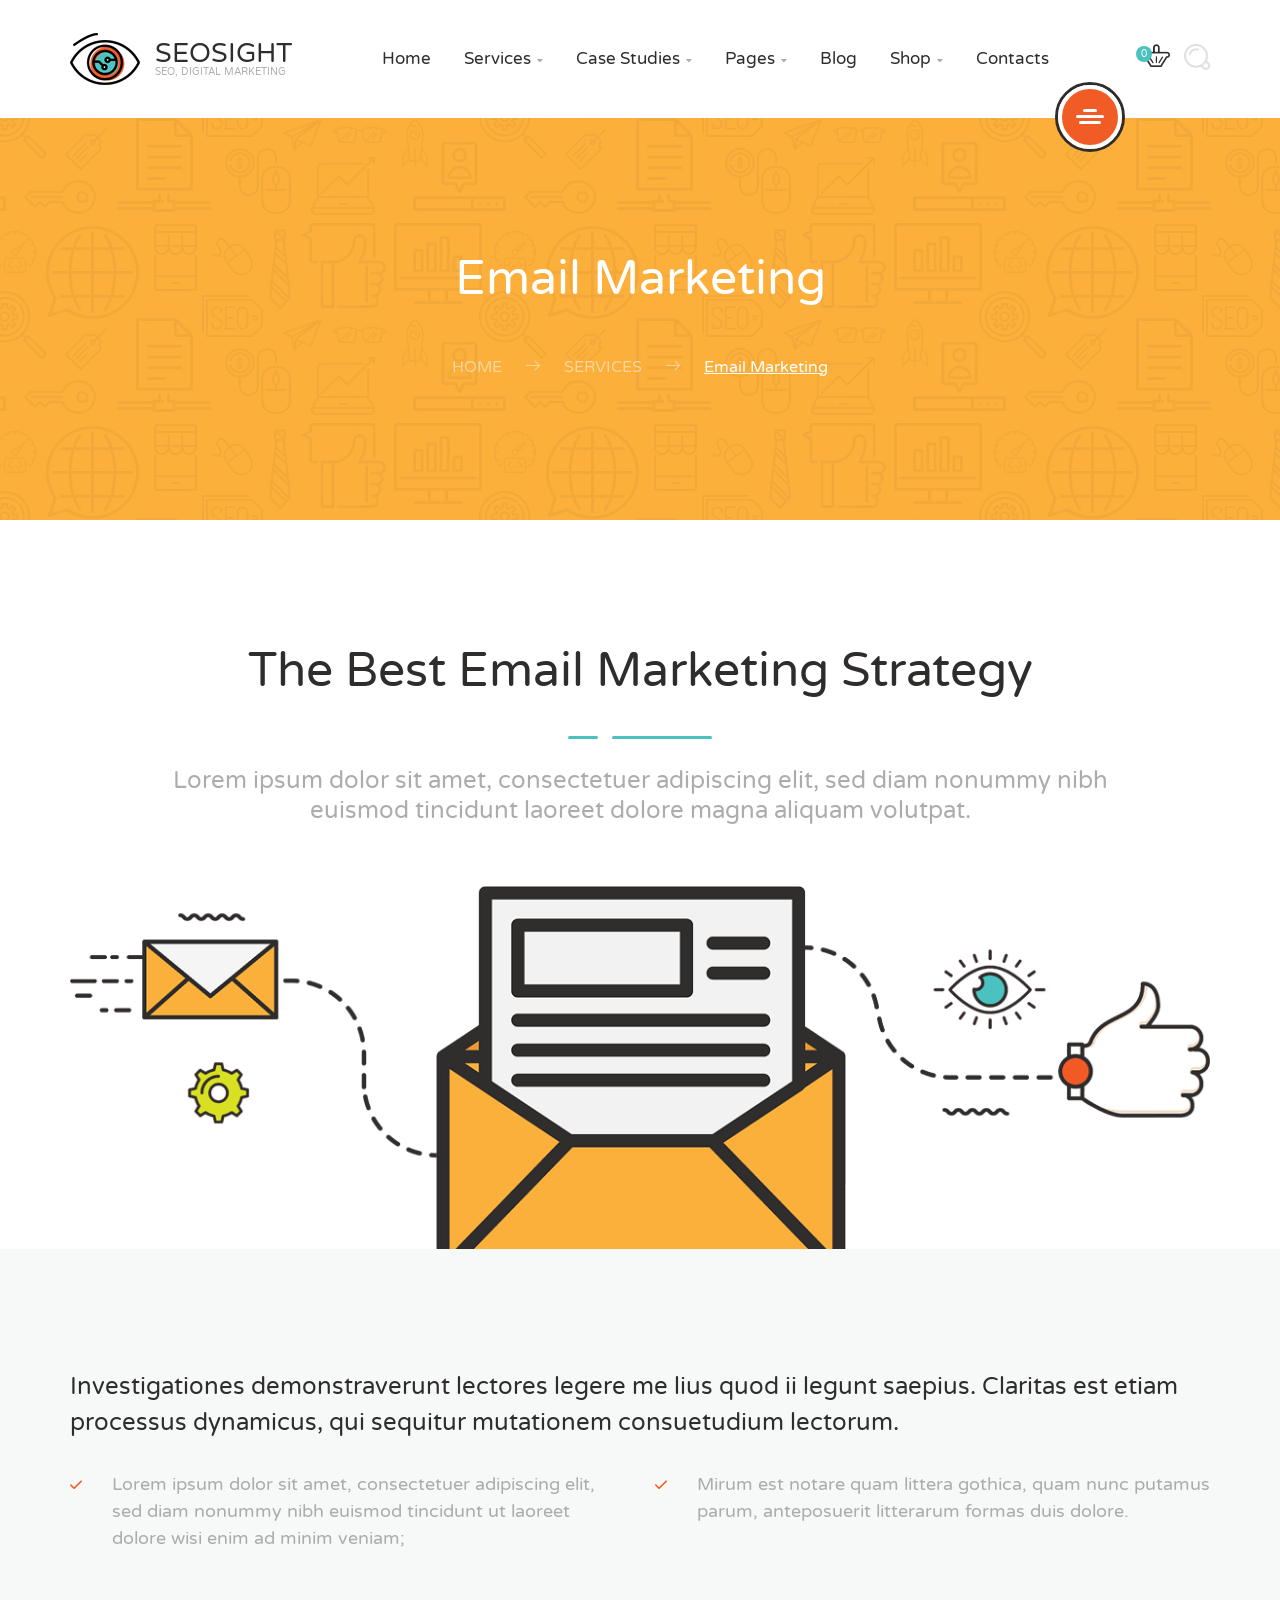
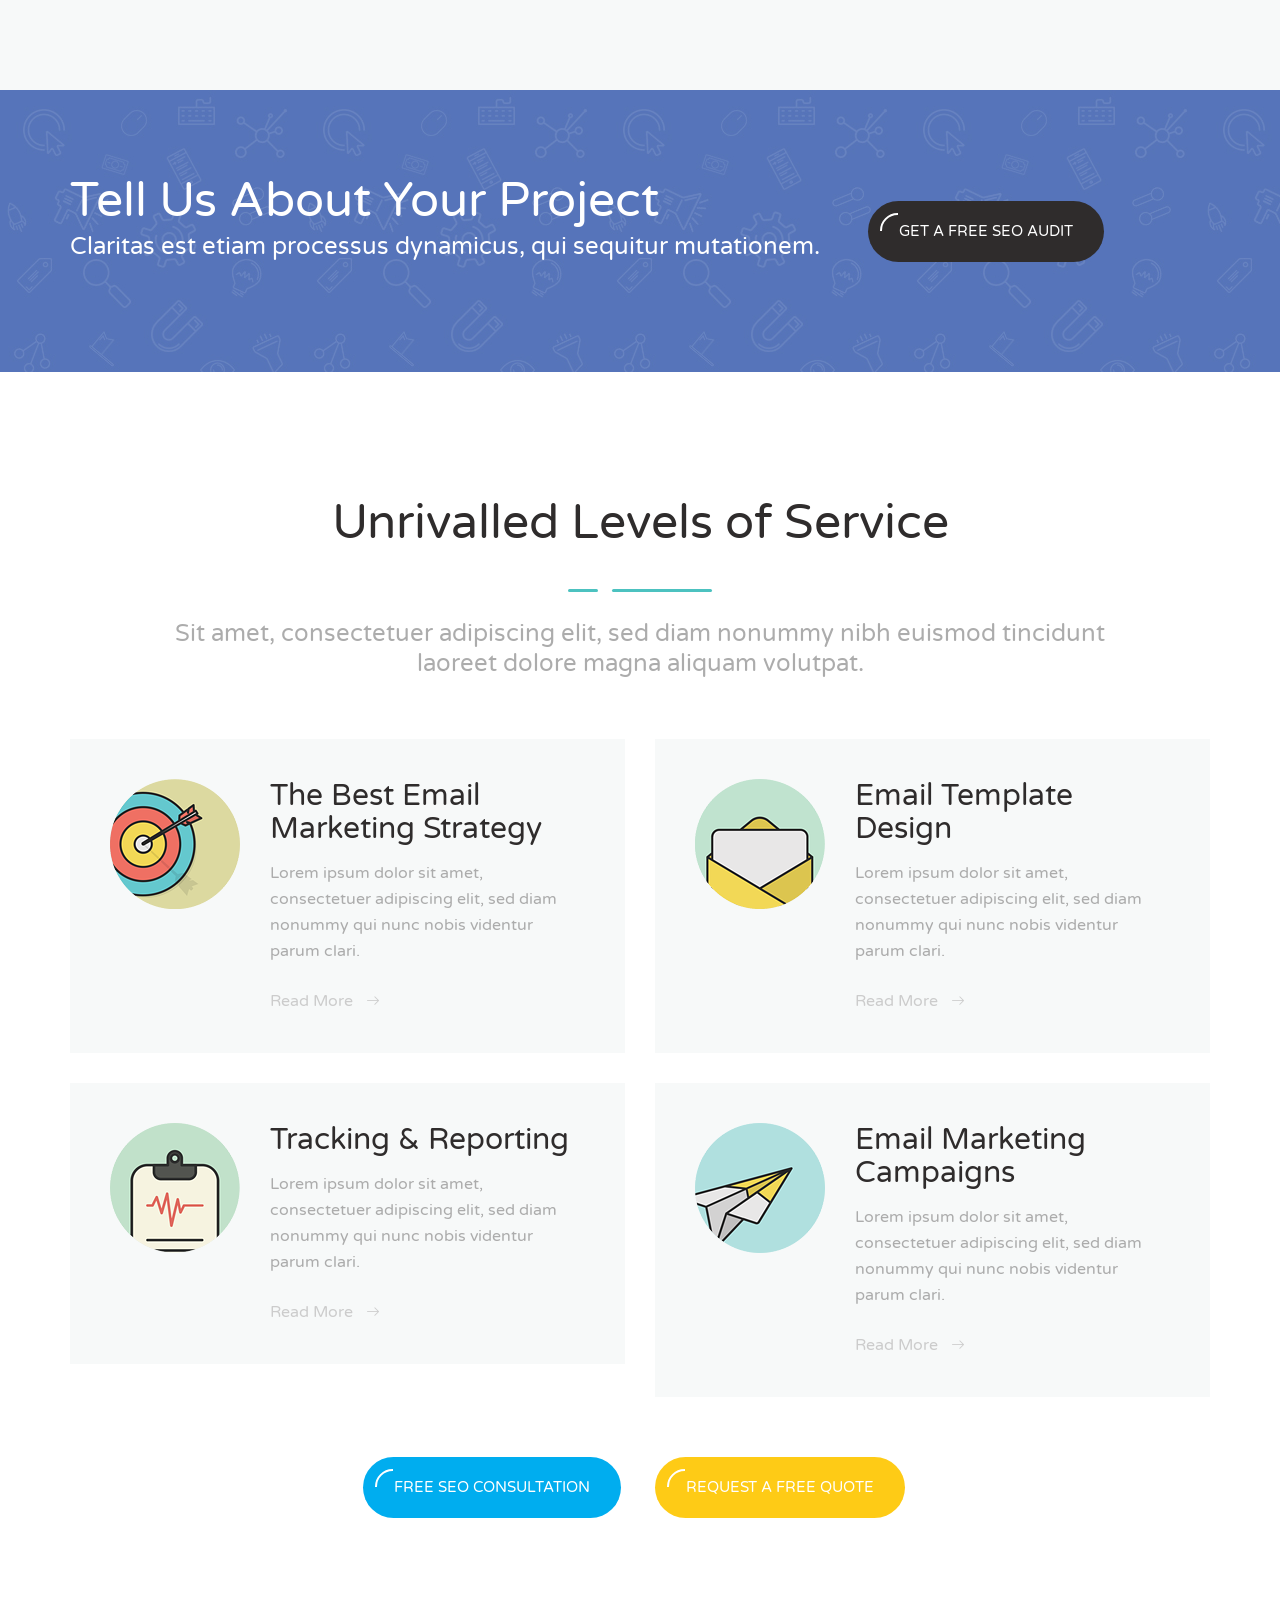
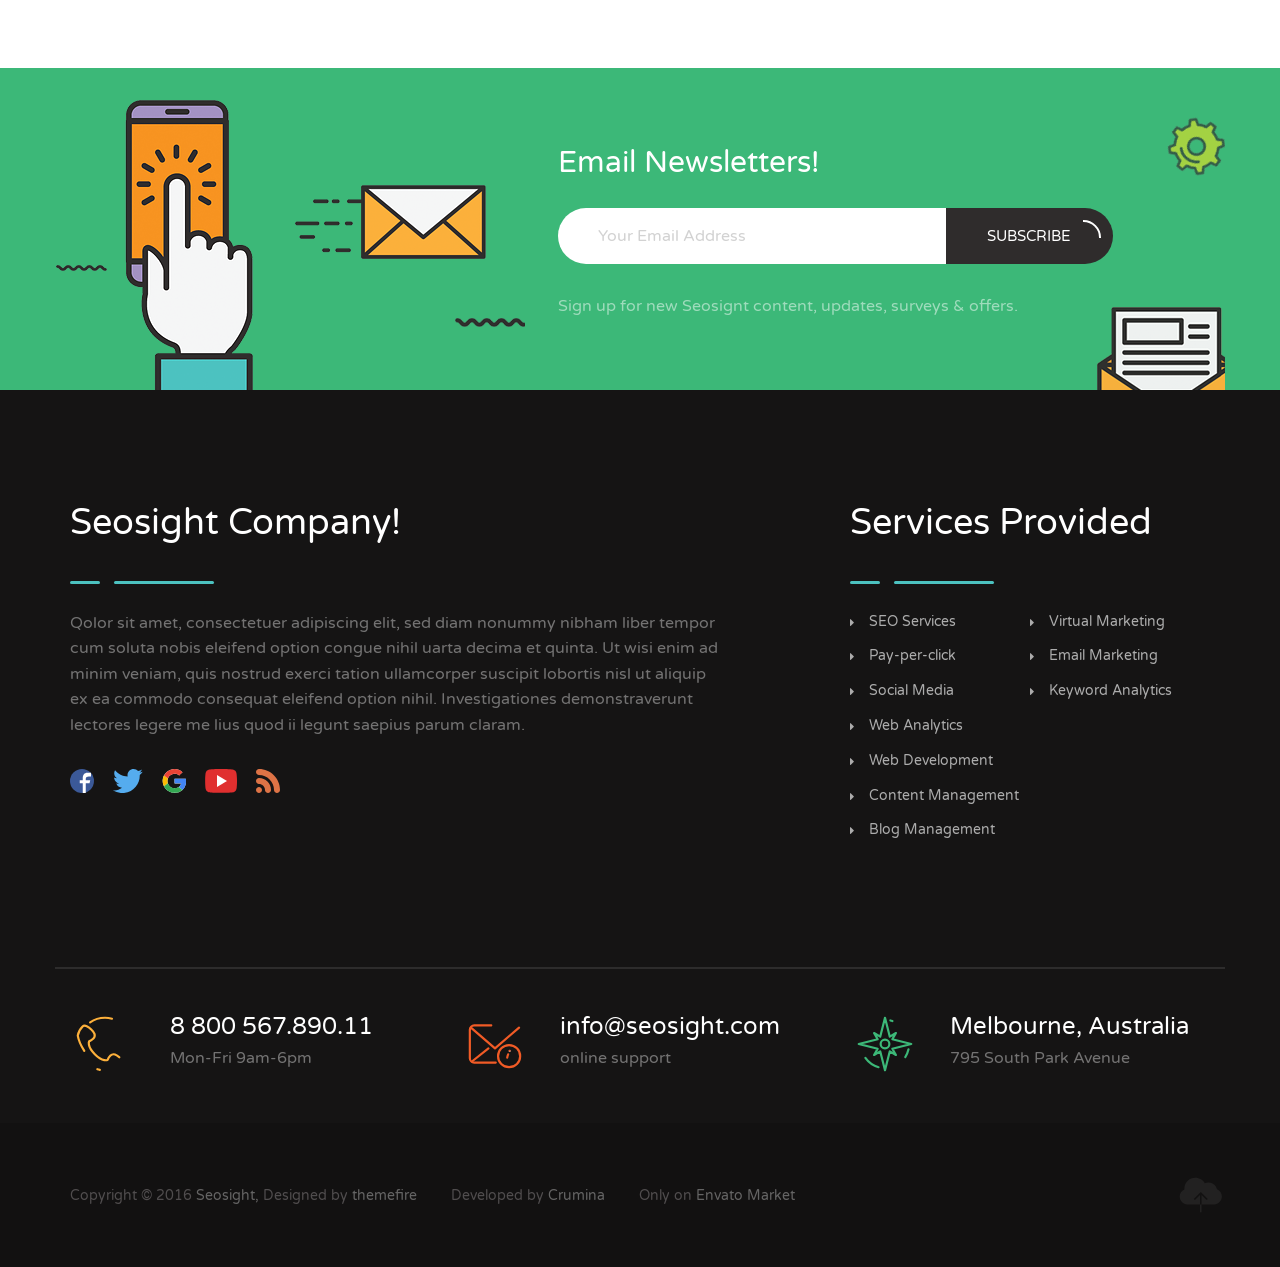
<file: 07_service_email_marketing.html>
<!DOCTYPE html>
<html lang="en">
<head lang="en">
	<meta charset="UTF-8">
	<meta name="viewport" content="width=device-width, initial-scale=1, maximum-scale=1">
	<title>Seosight - Service Email Marketing</title>

	<link rel="stylesheet" type="text/css" href="css/fonts.css">
	<link rel="stylesheet" type="text/css" href="css/crumina-fonts.css">
	<link rel="stylesheet" type="text/css" href="css/normalize.css">
	<link rel="stylesheet" type="text/css" href="css/grid.css">
	<link rel="stylesheet" type="text/css" href="css/base.css">
	<link rel="stylesheet" type="text/css" href="css/blocks.css">
	<link rel="stylesheet" type="text/css" href="css/layouts.css">
	<link rel="stylesheet" type="text/css" href="css/modules.css">
	<link rel="stylesheet" type="text/css" href="css/widgets-styles.css">
	<link rel="stylesheet" type="text/css" href="css/ion.rangeSlider.css">


	<!--Plugins styles-->

	<link rel="stylesheet" type="text/css" href="css/jquery.mCustomScrollbar.css">
	<link rel="stylesheet" type="text/css" href="css/swiper.min.css">
	<link rel="stylesheet" type="text/css" href="css/primary-menu.css">
	<link rel="stylesheet" type="text/css" href="css/magnific-popup.css">

	<!--Styles for RTL-->

	<!--<link rel="stylesheet" type="text/css" href="css/rtl.css">-->

	<!--External fonts-->

	<link href='https://fonts.googleapis.com/css?family=Varela+Round' rel='stylesheet' type='text/css'>

</head>


<body class=" "><!-- Preloader -->
<!--<div id="hellopreloader">
	<div class="preloader">
		<svg width="58" height="58">
			<g fill="none" fill-rule="evenodd" stroke="#FFF" stroke-width="1.5" transform="translate(2 1)">
				<circle cx="42.601" cy="11.462" r="5" fill="#fff">
					<animate attributeName="fill-opacity" begin="0s" calcMode="linear" dur="1.3s" repeatCount="indefinite" values="1;0;0;0;0;0;0;0" />
				</circle>
				<circle cx="49.063" cy="27.063" r="5" fill="none">
					<animate attributeName="fill-opacity" begin="0s" calcMode="linear" dur="1.3s" repeatCount="indefinite" values="0;1;0;0;0;0;0;0" />
				</circle>
				<circle cx="42.601" cy="42.663" r="5" fill="none">
					<animate attributeName="fill-opacity" begin="0s" calcMode="linear" dur="1.3s" repeatCount="indefinite" values="0;0;1;0;0;0;0;0" />
				</circle>
				<circle cx="27" cy="49.125" r="5" fill="none">
					<animate attributeName="fill-opacity" begin="0s" calcMode="linear" dur="1.3s" repeatCount="indefinite" values="0;0;0;1;0;0;0;0" />
				</circle>
				<circle cx="11.399" cy="42.663" r="5" fill="none">
					<animate attributeName="fill-opacity" begin="0s" calcMode="linear" dur="1.3s" repeatCount="indefinite" values="0;0;0;0;1;0;0;0" />
				</circle>
				<circle cx="4.938" cy="27.063" r="5" fill="none">
					<animate attributeName="fill-opacity" begin="0s" calcMode="linear" dur="1.3s" repeatCount="indefinite" values="0;0;0;0;0;1;0;0" />
				</circle>
				<circle cx="11.399" cy="11.462" r="5" fill="none">
					<animate attributeName="fill-opacity" begin="0s" calcMode="linear" dur="1.3s" repeatCount="indefinite" values="0;0;0;0;0;0;1;0" />
				</circle>
				<circle cx="27" cy="5" r="5" fill="none">
					<animate attributeName="fill-opacity" begin="0s" calcMode="linear" dur="1.3s" repeatCount="indefinite" values="0;0;0;0;0;0;0;1" />
				</circle>
			</g>
		</svg>
		<div class="text">Loading ...</div>
	</div>
</div>--><!-- ... end Preloader -->

<!-- Header -->

<header class="header" id="site-header">

	<div class="container">

		<div class="header-content-wrapper">

			<div class="logo">
				<a href="index.html" class="full-block-link"></a>
				<img loading="lazy" src="img/logo-eye.png" alt="Seosight">
				<div class="logo-text">
					<div class="logo-title">Seosight</div>
					<div class="logo-sub-title">SEO, Digital Marketing</div>
				</div>
			</div>

			<nav id="primary-menu" class="primary-menu">

				<a href='javascript:void(0)' id="menu-icon-trigger" class="menu-icon-trigger showhide">
					<span class="mob-menu--title">Menu</span>
					<span id="menu-icon-wrapper" class="menu-icon-wrapper" style="visibility: hidden">
                            <svg width="1000px" height="1000px">
                                <path id="pathD" d="M 300 400 L 700 400 C 900 400 900 750 600 850 A 400 400 0 0 1 200 200 L 800 800"></path>
                                <path id="pathE" d="M 300 500 L 700 500"></path>
                                <path id="pathF" d="M 700 600 L 300 600 C 100 600 100 200 400 150 A 400 380 0 1 1 200 800 L 800 200"></path>
                            </svg>
                        </span>
				</a>

				<!-- menu-icon-wrapper -->

				<ul class="primary-menu-menu">
					<li class="menu-item-has-children">
						<a href="index.html">Home</a>
					</li>

					<li class="">
						<a href="03_services.html">Services</a>
						<ul class="dropdown">
							<li class="megamenu-item-info">
								<h5 class="megamenu-item-info-title">List of Services</h5>
								<p class="megamenu-item-info-text">Choose a Service</p>
							</li>
							<li class="hover-ver2">
								<a href="05_service_details_localseo.html"><i class="seoicon-pin-map"></i>
									Local SEO
								</a>
							</li>
							<li class="hover-ver2">
								<a href="07_service_email_marketing.html"><i class="seoicon-mail-send"></i>
									Email Marketing
								</a>
							</li>
							<li class="hover-ver2">
								<a href="06_service_detail.html"><i class="seoicon-chat-comment"></i>
									Social Media Marketing
								</a>
							</li>
							<li class="menu-item-has-children hover-ver2">
								<a href="04_service_detail_seo.html">
									<i class="seoicon-search"></i>
									Search Engine Optimization
								</a>
							</li>
							<li class="hover-ver2">
								<a href="08_service_ppc_management.html"><i class="seoicon-button"></i>
									Pay Per Click Management
								</a>
							</li>
							<li class="menu-item-has-children hover-ver2">
								<a href="03_services.html">
									<i class="seoicon-pie-graph-split"></i>
									Services Promo List
								</a>
							</li>
						</ul>
					</li>

					<li class="">
						<a href="#">Case Studies</a>
						<ul class="dropdown">
							<li class="">
								<a href="11_case_studies.html">
									Case Studies Page
									<i class="seoicon-right-arrow"></i>
								</a>
							</li>

							<li class="">
								<a href="12_project_details_ver_01.html">
									Project details ver1
									<i class="seoicon-right-arrow"></i>
								</a>
							</li>
							<li class="">
								<a href="13_project_details_ver_02.html">
									Project details ver2
									<i class="seoicon-right-arrow"></i>
								</a>
							</li>
						</ul>
					</li>

					<li class="has-megamenu menu-item-has-children">
						<a href="#">Pages</a>

						<div class="megamenu" style="background-image: url('img/menu-bg.png');">
							<div class="megamenu-row">

								<div class="col3">
									<ul>
										<li class="megamenu-item-info">
											<h5 class="megamenu-item-info-title">Standard Pages</h5>
											<p class="megamenu-item-info-text">Pages that every website needs.</p>
										</li>

										<li>
											<a href="02_abouts.html">Our Agency<i class="seoicon-right-arrow"></i></a>
										</li>
										<li>
											<a href="21_seo_analysis.html">SEO Analysis<i class="seoicon-right-arrow"></i></a>
										</li>

										<li>
											<a href="10_testimonials.html">Testimonials
												<i class="seoicon-right-arrow"></i></a>
										</li>
										<li>
											<a href="09_our_clients.html">Our Special Clients<i class="seoicon-right-arrow"></i></a>
										</li>
										<li>
											<a href="34_pricing-tables.html">Pricing Packages<i class="seoicon-right-arrow"></i></a>
										</li>
										<li>
											<a href="404.html">404 Page<i class="seoicon-right-arrow"></i></a>
										</li>
									</ul>
								</div>
								<div class="col3">
									<ul>
										<li class="megamenu-item-info">
											<h5 class="megamenu-item-info-title">Features</h5>
											<p class="megamenu-item-info-text">Features of Our Digital Agency.</p>
										</li>

										<li>
											<a href="36_slider-with-photo.html">Main slider with photo<i class="seoicon-right-arrow"></i></a>
										</li>
										<li>
											<a href="25_navigation-flat.html">Stunning Headers<i class="seoicon-right-arrow"></i></a>
										</li>

										<li>
											<a href="37_navigation-with-photo.html">Sub-headers with photo<i class="seoicon-right-arrow"></i></a>
										</li>

										<li>
											<a href="38_photo-elements.html">Photo elements<i class="seoicon-right-arrow"></i></a>
										</li>

										<li>
											<a href="32_testimonials.html">Our Testimonials<i class="seoicon-right-arrow"></i></a>
										</li>

									</ul>
								</div>
								<div class="col3">
									<ul>

										<li class="megamenu-item-info">
											<h5 class="megamenu-item-info-title">Web Elements</h5>
											<p class="megamenu-item-info-text">Awesome header and title style
												variations and many more.</p>
										</li>

										<li>
											<a href="typography.html">Typography<i class="seoicon-right-arrow"></i></a>
										</li>
										<li>
											<a href="33_charts_counters.html">Charts &amp; Graphs<i class="seoicon-right-arrow"></i></a>
										</li>
										<li>
											<a href="buttons.html">Buttons<i class="seoicon-right-arrow"></i></a>
										</li>

										<li>
											<a href="28_popup-search.html">Popup Search<i class="seoicon-right-arrow"></i></a>
										</li>

									</ul>
								</div>


								<div class="col3">
									<ul>
										<li>
											<div class="google-logo">
												<img loading="lazy" src="img/google-logo.png" alt="logo">
											</div>

											<p class="google-text">The Yoast Analytics plugin lets you easily
												connect your website to Google Analytics and keep track of all
												your site traffic and key metrics in real-time.
											</p>
										</li>
									</ul>
								</div>

							</div>
						</div>
					</li>
					<li class="">
						<a href="14_blog.html">Blog</a>
					</li>
					<li class="">
						<a href="#">Shop</a>
						<ul class="dropdown">
							<li class="">
								<a href="16_shop.html">
									Shop Page
									<i class="seoicon-right-arrow"></i>
								</a>
							</li>
							<li class="">
								<a href="17_product_details.html">
									Product Details
									<i class="seoicon-right-arrow"></i>
								</a>
							</li>
							<li class="">
								<a href="20_checkout.html">
									Checkout
									<i class="seoicon-right-arrow"></i>
								</a>
							</li>
							<li class="">
								<a href="19_cart.html">
									Shopping Cart
									<i class="seoicon-right-arrow"></i>
								</a>
							</li>
						</ul>

					</li>

					<li class="">
						<a href="22_contacts.html">Contacts</a>
					</li>
				</ul>
			</nav>

			<ul class="nav-add">
				<li class="cart">

					<a href="#" class="js-cart-animate">
						<i class="seoicon-basket"></i>
						<span class="cart-count">0</span>
					</a>

					<div class="cart-popup-wrap">
						<div class="popup-cart">
							<h4 class="title-cart">No products in the cart!</h4>
							<p class="subtitle">Please make your choice.</p>
							<div class="btn btn-small btn--dark">
								<span class="text">view all catalog</span>
							</div>
						</div>
					</div>

				</li>

				<li class="search search_main">
					<a href="#" class="js-open-search">
						<i class="seoicon-loupe"></i>
					</a>
				</li>
			</ul>

			<div class="user-menu open-overlay">
				<a href="#" class="user-menu-content  js-open-aside">
					<span></span>
					<span></span>
					<span></span>
				</a>
			</div>
		</div>

	</div>

</header>


<!-- ... End Header -->

<!-- Right-menu -->

<div class="mCustomScrollbar">
	<div class="popup right-menu">

		<div class="right-menu-wrap">

			<div class="user-menu-close js-close-aside">
				<a href="#" class="user-menu-content  js-clode-aside">
					<span></span>
					<span></span>
				</a>
			</div>

			<div class="logo">
				<a href="index.html" class="full-block-link"></a>
				<img loading="lazy" src="img/logo-eye.png" alt="Seosight">
				<div class="logo-text">
					<div class="logo-title">Seosight</div>
				</div>
			</div>

			<p class="text">Investigationes demonstraverunt lectores legere me lius quod
				ii legunt saepius est etiam processus dynamicus.
			</p>

		</div>

		<div class="widget login">

			<h4 class="login-title">Sign In to Your Account</h4>
			<input class="input-standard-grey" placeholder="Username or Email" type="text">
			<input class="password input-standard-grey" placeholder="Password" type="password">
			<div class="login-btn-wrap">

				<div class="btn btn-medium btn--dark btn-hover-shadow">
					<span class="text">login now</span>
					<span class="semicircle"></span>
				</div>

				<div class="remember-wrap">

					<div class="checkbox">
						<input id="remember" type="checkbox" name="remember" value="remember">
						<label for="remember">Remember Me</label>
					</div>

				</div>

			</div>

			<div class="helped">Lost your password?</div>
			<div class="helped js-window-popup">Register Now</div>

		</div>

		<div class="widget contacts">

			<h4 class="contacts-title">Get In Touch</h4>
			<p class="contacts-text">Lorem ipsum dolor sit amet, duis metus ligula amet in purus,
				vitae donec vestibulum enim, tincidunt massa sit, convallis ipsum.
			</p>

			<div class="contacts-item">
				<img loading="lazy" src="img/contact4.png" alt="phone">
				<div class="content">
					<a href="#" class="title">8 800 567.890.11</a>
					<p class="sub-title">Mon-Fri 9am-6pm</p>
				</div>
			</div>

			<div class="contacts-item">
				<img loading="lazy" src="img/contact5.png" alt="phone">
				<div class="content">
					<a href="#" class="title">info@seosight.com</a>
					<p class="sub-title">online support</p>
				</div>
			</div>

			<div class="contacts-item">
				<img loading="lazy" src="img/contact6.png" alt="phone">
				<div class="content">
					<a href="#" class="title">Melbourne, Australia</a>
					<p class="sub-title">795 South Park Avenue</p>
				</div>
			</div>

		</div>

	</div>

</div>

<!-- ... End Right-menu -->

<div class="content-wrapper">

	<!-- Stunning header -->

	<div class="stunning-header stunning-header-bg-orange">
		<div class="stunning-header-content">
			<h1 class="stunning-header-title">Email Marketing</h1>
			<ul class="breadcrumbs">
				<li class="breadcrumbs-item">
					<a href="index.html">Home</a>
					<i class="seoicon-right-arrow"></i>
					<a href="03_services.html">Services</a>
					<i class="seoicon-right-arrow"></i>
				</li>
				<li class="breadcrumbs-item active">
					<span href="#">Email Marketing</span>
					<i class="seoicon-right-arrow"></i>
				</li>
			</ul>
		</div>
	</div>

	<!-- End Stunning header -->

	<!-- Overlay Search -->

	<div class="overlay_search">
		<div class="container">
			<div class="row">
				<div class="form_search-wrap">
					<form>
						<input class="overlay_search-input" placeholder="Type and hit Enter..." type="text">
						<a href="#" class="overlay_search-close">
							<span></span>
							<span></span>
						</a>
					</form>
				</div>
			</div>
		</div>
	</div>

	<!-- End Overlay Search -->


	<div class="container">
		<div class="row pt120">
			<div class="col-lg-10 col-lg-offset-1 col-md-10 col-md-offset-1 col-sm-12 col-xs-12">
				<div class="heading align-center mb60">
					<h4 class="h1 heading-title">The Best Email Marketing Strategy</h4>
					<div class="heading-line">
						<span class="short-line"></span>
						<span class="long-line"></span>
					</div>

					<p class="heading-text">Lorem ipsum dolor sit amet, consectetuer adipiscing elit, sed diam nonummy nibh euismod tincidunt
						laoreet dolore magna aliquam volutpat.
					</p>
				</div>
			</div>

			<div class="col-lg-12 col-sm-12 col-xs-12">
				<img loading="lazy" src="img/marketing.png" alt="marketing">
			</div>

		</div>
	</div>

	<div class="container-fluid">
		<div class="row medium-padding120 bg-border-color">
			<div class="container">
				<div class="row">
					<div class="col-lg-12 col-sm-12 col-xs-12">
						<h5 class="mb30">Investigationes demonstraverunt lectores legere me lius quod ii legunt saepius. Claritas est
							etiam processus dynamicus, qui sequitur mutationem consuetudium lectorum.
						</h5>
					</div>

					<div class="col-lg-6 col-md-6 col-sm-12 col-xs-12">
						<ul class="list list--secondary">
							<li>
								<i class="seoicon-check"></i>
								<a href="#">Lorem ipsum dolor sit amet, consectetuer adipiscing elit, sed diam nonummy
									nibh euismod tincidunt ut laoreet dolore wisi enim ad minim veniam;
								</a>
							</li>
						</ul>
					</div>

					<div class="col-lg-6 col-md-6 col-sm-12 col-xs-12">
						<ul class="list list--secondary">
							<li>
								<i class="seoicon-check"></i>
								<a href="#">Mirum est notare quam littera gothica, quam nunc putamus parum,
									anteposuerit litterarum formas duis dolore.
								</a>
							</li>
						</ul>
					</div>
				</div>
			</div>
		</div>
	</div>

	<div class="container-fluid">
		<div class="row pt80 pb80 bg-boxed-blue">
			<div class="container">
				<div class="row">

					<div class="col-lg-9 col-md-9 col-sm-12 col-xs-12 table-cell">

						<div class="heading">
							<h4 class="h1 heading-title c-white no-margin">Tell Us About Your Project</h4>
							<p class="heading-text c-white no-margin">Claritas est etiam processus dynamicus, qui sequitur mutationem.
							</p>
						</div>
					</div>

					<div class="col-lg-3 col-md-3 col-sm-12 col-xs-12 table-cell">
						<a href="22_contacts.html" class="btn btn-medium btn--dark btn-hover-shadow">
							<span class="text">Get a Free SEO Audit</span>
							<span class="semicircle"></span>
						</a>
					</div>

				</div>
			</div>
		</div>
	</div>

	<!-- Info Box -->

	<div class="container">
		<div class="row pt120 mb30">

			<div class="col-lg-10 col-lg-offset-1 col-md-10 col-md-offset-1 col-sm-12 col-xs-12">
				<div class="heading align-center">
					<h4 class="heading-title h1">Unrivalled Levels of Service</h4>
					<div class="heading-line">
						<span class="short-line"></span>
						<span class="long-line"></span>
					</div>
					<p class="heading-text">Sit amet, consectetuer adipiscing elit, sed diam nonummy nibh euismod tincidunt
						laoreet dolore magna aliquam volutpat.
					</p>
				</div>
			</div>

		</div>

		<div class="row mb30">
			<div class="col-lg-6 col-md-6 col-sm-12 col-xs-12">
				<div class="info-box--modern">
					<div class="info-box-image">
						<img loading="lazy" src="img/info-box25.png" alt="image">
					</div>
					<div class="info-box-content">
						<h5 class="info-box-title">The Best Email
							Marketing Strategy</h5>
						<p class="text">Lorem ipsum dolor sit amet, consectetuer adipiscing elit, sed diam nonummy
							qui nunc nobis videntur parum clari.
						</p>

						<a href="#" class="read-more">Read More
							<i class="seoicon-right-arrow"></i>
						</a>
					</div>
				</div>
			</div>

			<div class="col-lg-6 col-md-6 col-sm-12 col-xs-12">
				<div class="info-box--modern">
					<div class="info-box-image">
						<img loading="lazy" src="img/info-box26.png" alt="image">
					</div>
					<div class="info-box-content">
						<h5 class="info-box-title">Email Template Design</h5>
						<p class="text">Lorem ipsum dolor sit amet, consectetuer adipiscing elit, sed diam nonummy
							qui nunc nobis videntur parum clari.
						</p>

						<a href="#" class="read-more">Read More
							<i class="seoicon-right-arrow"></i>
						</a>
					</div>
				</div>
			</div>
		</div>

		<div class="row mb60">
			<div class="col-lg-6 col-md-6 col-sm-12 col-xs-12">
				<div class="info-box--modern">
					<div class="info-box-image">
						<img loading="lazy" src="img/info-box27.png" alt="image">
					</div>
					<div class="info-box-content">
						<h5 class="info-box-title">Tracking & Reporting</h5>
						<p class="text">Lorem ipsum dolor sit amet, consectetuer adipiscing elit, sed diam nonummy
							qui nunc nobis videntur parum clari.
						</p>

						<a href="#" class="read-more">Read More
							<i class="seoicon-right-arrow"></i>
						</a>
					</div>
				</div>
			</div>

			<div class="col-lg-6 col-md-6 col-sm-12 col-xs-12">
				<div class="info-box--modern">
					<div class="info-box-image">
						<img loading="lazy" src="img/info-box28.png" alt="image">
					</div>
					<div class="info-box-content">
						<h5 class="info-box-title">Email Marketing
							Campaigns</h5>
						<p class="text">Lorem ipsum dolor sit amet, consectetuer adipiscing elit, sed diam nonummy
							qui nunc nobis videntur parum clari.
						</p>

						<a href="#" class="read-more">Read More
							<i class="seoicon-right-arrow"></i>
						</a>
					</div>
				</div>
			</div>
		</div>

		<div class="row pb120">
			<div class="col-lg-3 col-lg-offset-3 col-md-4 col-md-offset-2 col-sm-6 col-xs-12">
				<a href="22_contacts.html" class="btn btn-medium btn--blue btn-hover-shadow mb30">
					<span class="text">Free SEO Consultation</span>
					<span class="semicircle"></span>
				</a>
			</div>

			<div class="col-lg-3 col-md-4 col-sm-6 col-xs-12">
				<a href="22_contacts.html" class="btn btn-medium btn--yellow btn-hover-shadow">
					<span class="text">Request a Free Quote</span>
					<span class="semicircle"></span>
				</a>
			</div>
		</div>

	</div>

	<!-- End Info Box -->

	<!-- Subscribe Form -->

	<div class="container-fluid bg-green-color">
		<div class="row">
			<div class="container">

				<div class="row">

					<div class="subscribe scrollme">

						<div class="col-lg-6 col-lg-offset-5 col-md-6 col-md-offset-5 col-sm-12 col-xs-12">
							<h4 class="subscribe-title">Email Newsletters!</h4>
							<form class="subscribe-form crumina-submit" method="post" data-nonce="crumina-submit-form-nonce" data-type="standard" action="modules/forms/submit.php">
								<input class="input-standard-grey input-white" name="email" placeholder="Your Email Address" type="email" required>
								<button class="subscr-btn">subscribe
									<span class="semicircle--right"></span>
								</button>
							</form>
							<div class="sub-title">Sign up for new Seosignt content, updates, surveys & offers.</div>

						</div>

						<div class="images-block">
							<img loading="lazy" src="img/subscr-gear.png" alt="gear" class="gear">
							<img loading="lazy" src="img/subscr1.png" alt="mail" class="mail">
							<img loading="lazy" src="img/subscr-mailopen.png" alt="mail" class="mail-2">
						</div>
					</div>
				</div>
			</div>
		</div>
	</div>

	<!-- End Subscribe Form -->

</div>

<!-- Footer -->


<footer class="footer">
	<div class="container">
		<div class="row">

			<div class="info">
				<div class="col-lg-7 col-md-7 col-sm-12 col-xs-12">
					<div class="heading">
						<h3 class="heading-title">Seosight Company!</h3>
						<div class="heading-line">
							<span class="short-line"></span>
							<span class="long-line"></span>
						</div>
						<p class="heading-text">Qolor sit amet, consectetuer adipiscing elit, sed diam nonummy nibham
							liber tempor cum soluta nobis eleifend option congue nihil uarta decima et quinta.
							Ut wisi enim ad minim veniam, quis nostrud exerci tation ullamcorper suscipit lobortis nisl
							ut aliquip ex ea commodo consequat eleifend option nihil. Investigationes demonstraverunt
							lectores legere me lius quod ii legunt saepius parum claram.
						</p>
					</div>

					<div class="socials">
						<a href="" class="social__item">
							<img loading="lazy" src="svg/circle-facebook.svg" alt="facebook">
						</a>
						<a href="" class="social__item">
							<img loading="lazy" src="svg/twitter.svg" alt="twitter">
						</a>
						<a href="" class="social__item">
							<img loading="lazy" src="svg/google.svg" alt="google">
						</a>
						<a href="" class="social__item">
							<img loading="lazy" src="svg/youtube.svg" alt="youtube">
						</a>
						<a href="" class="social__item">
							<img loading="lazy" src="svg/rss.svg" alt="rss">
						</a>
					</div>
				</div>

				<div class="col-lg-4 col-lg-offset-1 col-md-4 col-md-offset-1 col-sm-12 col-xs-12">
					<div class="services">
						<div class="heading">
							<h3 class="heading-title">Services Provided</h3>
							<div class="heading-line">
								<span class="short-line"></span>
								<span class="long-line"></span>
							</div>
						</div>

						<ul class="list list--primary">
							<li>
								<i class="fa fa-caret-right" aria-hidden="true"></i>
								<a href="#">SEO Services</a>
							</li>
							<li>
								<i class="fa fa-caret-right" aria-hidden="true"></i>
								<a href="#">Pay-per-click</a>
							</li>
							<li>
								<i class="fa fa-caret-right" aria-hidden="true"></i>
								<a href="#">Social Media</a>
							</li>
							<li>
								<i class="fa fa-caret-right" aria-hidden="true"></i>
								<a href="#">Web Analytics</a>
							</li>
							<li>
								<i class="fa fa-caret-right" aria-hidden="true"></i>
								<a href="#">Web Development</a>
							</li>
							<li>
								<i class="fa fa-caret-right" aria-hidden="true"></i>
								<a href="#">Content Management</a>
							</li>
							<li>
								<i class="fa fa-caret-right" aria-hidden="true"></i>
								<a href="#">Blog Management</a>
							</li>
						</ul>

						<ul class="list list--primary">
							<li>
								<i class="fa fa-caret-right" aria-hidden="true"></i>
								<a href="#">Virtual Marketing</a>
							</li>
							<li>
								<i class="fa fa-caret-right" aria-hidden="true"></i>
								<a href="#">Email Marketing</a>
							</li>
							<li>
								<i class="fa fa-caret-right" aria-hidden="true"></i>
								<a href="#">Keyword Analytics</a>
							</li>
						</ul>
					</div>
				</div>
			</div>

		</div>

		<div class="row">
			<div class="contacts">
				<div class="col-lg-4 col-md-12 col-sm-12 col-xs-12">
					<div class="contacts-item">
						<div class="icon js-animate-icon">
							<svg enable-background="new 0 0 64 64" version="1.1" viewBox="0 0 64 64" xml:space="preserve" xmlns="http://www.w3.org/2000/svg"><path d="  M45.1,44.2C42.9,42,39.6,40,37,42.6c-1.8,1.8-2.6,3.9-2.6,3.9s-4.3,2.3-11.7-5.2s-5.2-11.7-5.2-11.7s2.1-0.8,3.9-2.6  c2.6-2.6,0.6-5.9-1.7-8.1c-2.7-2.7-6.2-4.9-8.2-2.9c-3.7,3.7-4.4,8.4-4.4,8.4S9,35.5,18.7,45.3s20.9,11.6,20.9,11.6s4.7-0.7,8.4-4.4  C50,50.4,47.8,46.9,45.1,44.2z" fill="none" stroke="#fcb03b" stroke-linecap="round" stroke-linejoin="round" stroke-miterlimit="10" stroke-width="2"/><path d="  M18.4,12.2C22.2,9.5,26.9,8,32,8c13.3,0,24,10.8,24,24c0,4-1.3,9-4.4,12.2" fill="none" stroke="#fcb03b" stroke-linecap="round" stroke-linejoin="round" stroke-miterlimit="10" stroke-width="2"/><path d="  M27.3,55.6c-9.8-1.9-17.5-9.8-19.1-19.7" fill="none" stroke="#fcb03b" stroke-linecap="round" stroke-linejoin="round" stroke-miterlimit="10" stroke-width="2"/><path d="  M30,21c0,0,4.4,0,5.2,0c1.2,0,1.8,0.2,1.8,1.1s0,0.7,0,1.3c0,0.6,0,1.4-1.6,2.5c-2.3,1.6-5.6,3.8-5.6,5.1c0,1.6,0.7,2,1.8,2  s5.3,0,5.3,0" fill="none" stroke="#fcb03b" stroke-linecap="round" stroke-linejoin="round" stroke-miterlimit="10" stroke-width="2"/><path d="  M40,21c0,0,0,2.8,0,3.8S39.9,27,41.5,27c1.6,0,4.5,0,4.5,0v-6.1V33" fill="none" stroke="#fcb03b" stroke-linecap="round" stroke-linejoin="round" stroke-miterlimit="10" stroke-width="2"/></svg>
						</div>
						<div class="content">
							<a href="#" class="title">8 800 567.890.11</a>
							<p class="sub-title">Mon-Fri 9am-6pm</p>
						</div>
					</div>
				</div>

				<div class="col-lg-4 col-md-12 col-sm-12 col-xs-12">
					<div class="contacts-item">
						<div class="icon js-animate-icon">
							<svg enable-background="new 0 0 64 64" version="1.1" viewBox="0 0 64 64" xml:space="preserve" xmlns="http://www.w3.org/2000/svg"><polyline fill="none" points="  54,17 32,36 10,17 " stroke="#f15b26" stroke-linecap="round" stroke-linejoin="round" stroke-miterlimit="10" stroke-width="2"/><line fill="none" stroke="#f15b26" stroke-linecap="round" stroke-linejoin="round" stroke-miterlimit="10" stroke-width="2" x1="10.9" x2="26" y1="48" y2="36"/><path d="  M32.7,49H13c-2.2,0-4-1.8-4-4V19c0-2.2,1.8-4,4-4h38c2.2,0,4,1.8,4,4v15.5" fill="none" stroke="#f15b26" stroke-linecap="round" stroke-linejoin="round" stroke-miterlimit="10" stroke-width="2"/><circle cx="44.9" cy="43.1" fill="none" r="10.1" stroke="#f15b26" stroke-linecap="round" stroke-linejoin="round" stroke-miterlimit="10" stroke-width="2"/><path d="  M44,41.4c0,0-1.3,3.4-0.9,5.1c0.4,1.7,2.6,2.1,3.7,1.1" fill="none" stroke="#f15b26" stroke-linecap="round" stroke-linejoin="round" stroke-miterlimit="10" stroke-width="2"/><g><circle cx="45.4" cy="38.3" fill="#DCE9EE" r="0.9"/><path d="M45.4,37.3c-0.5,0-0.9,0.4-0.9,0.9c0,0.5,0.4,0.9,0.9,0.9s0.9-0.4,0.9-0.9C46.4,37.8,46,37.3,45.4,37.3   L45.4,37.3z" fill="#f15b26"/></g></svg>
						</div>
						<div class="content">
							<a href="#" class="title">info@seosight.com</a>
							<p class="sub-title">online support</p>
						</div>
					</div>
				</div>

				<div class="col-lg-4 col-md-12 col-sm-12 col-xs-12">
					<div class="contacts-item">
						<div class="icon js-animate-icon">
							<svg enable-background="new 0 0 64 64" version="1.1" viewBox="0 0 64 64" xml:space="preserve" xmlns="http://www.w3.org/2000/svg"><polygon fill="none" points="  38.7,36.4 56,32 38.7,27.6 42,22 36.4,25.3 32,8 27.6,25.3 22,22 25.3,27.6 8,32 25.3,36.4 22,42 27.6,38.7 32,56 36.4,38.7 42,42   " stroke="#3cb878" stroke-linecap="round" stroke-linejoin="round" stroke-miterlimit="10" stroke-width="2"></polygon><circle cx="32" cy="32" fill="none" r="4" stroke="#3cb878" stroke-linecap="round" stroke-linejoin="round" stroke-miterlimit="10" stroke-width="2"></circle><path d="  M26.1,53.2c-7.9-2.2-13.9-8.6-15.6-16.7" fill="none" stroke="#3cb878" stroke-linecap="round" stroke-linejoin="round" stroke-miterlimit="10" stroke-width="2"></path><path d="  M53.5,36.9c-1.8,8.1-8.2,14.6-16.3,16.5" fill="none" stroke="#3cb878" stroke-linecap="round" stroke-linejoin="round" stroke-miterlimit="10" stroke-width="2"></path><path d="  M36.9,10.5c8.2,1.9,14.7,8.3,16.6,16.6" fill="none" stroke="#3cb878" stroke-linecap="round" stroke-linejoin="round" stroke-miterlimit="10" stroke-width="2"></path><path d="  M10.5,27.1c1.9-8.2,8.3-14.6,16.4-16.5" fill="none" stroke="#3cb878" stroke-linecap="round" stroke-linejoin="round" stroke-miterlimit="10" stroke-width="2"></path></svg>
						</div>
						<div class="content">
							<a href="#" class="title">Melbourne, Australia</a>
							<p class="sub-title">795 South Park Avenue</p>
						</div>
					</div>
				</div>
			</div>
		</div>

	</div>

	<div class="sub-footer">
		<div class="container">
			<div class="row">
				<div class="col-lg-12 col-md-12 col-sm-12 col-xs-12">
                    <span>
                        Copyright © 2016 <a href="index.html" class="sub-footer__link">Seosight,</a>
                        Designed by <a href="https://themeforest.net/user/themefire/portfolio">themefire</a>
                    </span>

					<span>Developed by <a href="https://themeforest.net/user/crumina/portfolio">Crumina</a></span>
					<span>Only on <a href="https://themeforest.net/user/crumina/portfolio">Envato Market</a></span>

					<a class="back-to-top" href="#">
						<svg class="back-to-top">
							<use xlink:href="#to-top"></use>
						</svg>
					</a>
				</div>
			</div>
		</div>
	</div>

</footer>

<!-- End Footer -->


<svg style="display:none;">
	<symbol id="arrow-left" viewBox="122.9 388.2 184.3 85">
		<path d="M124.1,431.3c0.1,2,1,3.8,2.4,5.2c0,0,0.1,0.1,0.1,0.1l34.1,34.1c1.6,1.6,3.7,2.5,5.9,2.5s4.3-0.9,5.9-2.4
		c1.6-1.6,2.4-3.7,2.4-5.9s-0.9-3.9-2.4-5.5l-19.9-19.5h11.1c1.5,0,2.7-1.5,2.7-3c0-1.5-1.2-3-2.7-3h-17.6c-1.1,0-2.1,0.6-2.5,1.6
		c-0.4,1-0.2,2.1,0.6,2.9l24.4,24.4c0.6,0.6,0.9,1.3,0.9,2.1s-0.3,1.6-0.9,2.1c-0.6,0.6-1.3,0.9-2.1,0.9s-1.6-0.3-2.1-0.9
		l-34.2-34.2c0,0,0,0,0,0c-0.6-0.6-0.8-1.4-0.9-1.9c0,0,0,0,0,0c0-0.2,0-0.4,0-0.6c0.1-0.6,0.3-1.1,0.7-1.6c0-0.1,0.1-0.1,0.2-0.2
		l34.1-34.1c0.6-0.6,1.3-0.9,2.1-0.9s1.6,0.3,2.1,0.9c0.6,0.6,0.9,1.3,0.9,2.1s-0.3,1.6-0.9,2.1l-24.4,24.4c-0.8,0.8-1,2-0.6,3
		c0.4,1,1.4,1.7,2.5,1.7h125.7c1.5,0,2.7-1,2.7-2.5c0-1.5-1.2-2.5-2.7-2.5H152.6l19.9-20.1c1.6-1.6,2.4-3.8,2.4-6s-0.9-4.4-2.4-6
		c-1.6-1.6-3.7-2.5-5.9-2.5s-4.3,0.9-5.9,2.4l-34.1,34.1c-0.2,0.2-0.3,0.3-0.5,0.5c-1.1,1.2-1.8,2.8-2,4.4
		C124.1,430.2,124.1,430.8,124.1,431.3C124.1,431.3,124.1,431.3,124.1,431.3z"></path>
		<path d="M283.3,427.9h14.2c1.7,0,3,1.3,3,3c0,1.7-1.4,3-3,3H175.1c-1.5,0-2.7,1.5-2.7,3c0,1.5,1.2,3,2.7,3h122.4
		c4.6,0,8.4-3.9,8.4-8.5c0-4.6-3.8-8.5-8.4-8.5h-14.2c-1.5,0-2.7,1-2.7,2.5C280.7,426.9,281.8,427.9,283.3,427.9z"></path>
	</symbol>
	<symbol id="arrow-right" viewBox="122.9 388.2 184.3 85">
		<path d="M305.9,430.2c-0.1-2-1-3.8-2.4-5.2c0,0-0.1-0.1-0.1-0.1l-34.1-34.1c-1.6-1.6-3.7-2.5-5.9-2.5c-2.2,0-4.3,0.9-5.9,2.4
		c-1.6,1.6-2.4,3.7-2.4,5.9s0.9,4.1,2.4,5.7l19.9,19.6h-11.1c-1.5,0-2.7,1.5-2.7,3c0,1.5,1.2,3,2.7,3h17.6c1.1,0,2.1-0.7,2.5-1.7
		c0.4-1,0.2-2.2-0.6-2.9l-24.4-24.5c-0.6-0.6-0.9-1.3-0.9-2.1s0.3-1.6,0.9-2.1c0.6-0.6,1.3-0.9,2.1-0.9c0.8,0,1.6,0.3,2.1,0.9
		l34.2,34.2c0,0,0,0,0,0c0.6,0.6,0.8,1.4,0.9,1.9c0,0,0,0,0,0c0,0.2,0,0.4,0,0.6c-0.1,0.6-0.3,1.1-0.7,1.6c0,0.1-0.1,0.1-0.2,0.2
		l-34.1,34.1c-0.6,0.6-1.3,0.9-2.1,0.9s-1.6-0.3-2.1-0.9c-0.6-0.6-0.9-1.3-0.9-2.1s0.3-1.6,0.9-2.1l24.4-24.4c0.8-0.8,1-1.9,0.6-2.9
		c-0.4-1-1.4-1.6-2.5-1.6H158.1c-1.5,0-2.7,1-2.7,2.5c0,1.5,1.2,2.5,2.7,2.5h119.3l-19.9,20c-1.6,1.6-2.4,3.7-2.4,6s0.9,4.4,2.4,5.9
		c1.6,1.6,3.7,2.5,5.9,2.5s4.3-0.9,5.9-2.4l34.1-34.1c0.2-0.2,0.3-0.3,0.5-0.5c1.1-1.2,1.8-2.8,2-4.4
		C305.9,431.3,305.9,430.8,305.9,430.2C305.9,430.2,305.9,430.2,305.9,430.2z"></path>
		<path d="M146.7,433.9h-14.2c-1.7,0-3-1.3-3-3c0-1.7,1.4-3,3-3h122.4c1.5,0,2.7-1.5,2.7-3c0-1.5-1.2-3-2.7-3H132.4
		c-4.6,0-8.4,3.9-8.4,8.5c0,4.6,3.8,8.5,8.4,8.5h14.2c1.5,0,2.7-1,2.7-2.5C149.3,434.9,148.1,433.9,146.7,433.9z"></path>
	</symbol>
	<symbol id="to-top" viewBox="0 0 32 32">
		<path d="M17,22 L25.0005601,22 C27.7616745,22 30,19.7558048 30,17 C30,14.9035809 28.7132907,13.1085075 26.8828633,12.3655101
         L26.8828633,12.3655101 C26.3600217,9.87224935 24.1486546,8 21.5,8 C20.6371017,8 19.8206159,8.19871575 19.0938083,8.55288165
         C17.8911816,6.43144875 15.6127573,5 13,5 C9.13400656,5 6,8.13400656 6,12 C6,12.1381509 6.00400207,12.275367 6.01189661,12.4115388
          L6.01189661,12.4115388 C4.23965876,13.1816085 3,14.9491311 3,17 C3,19.7614237 5.23249418,22 7.99943992,22 L16,22 L16,16 L12.75,19.25
           L12,18.5 L16.5,14 L21,18.5 L20.25,19.25 L17,16 L17,22 L17,22 Z M16,22 L16,27 L17,27 L17,22 L16,22 L16,22 Z" id="cloud-upload"></path>
	</symbol>

</svg>

<!-- JS Script -->

<script src="js/jquery-3.4.1.js"></script>

<script src="js/js-plugins/crum-mega-menu.js"></script>
<script src="js/js-plugins/swiper.jquery.min.js"></script>
<script src="js/js-plugins/waypoints.js"></script>
<script src="js/js-plugins/jquery.drawsvg.js"></script>
<script src="js/js-plugins/jquery-countTo.js"></script>
<script src="js/js-plugins/jquery.mousewheel.js"></script>
<script src="js/js-plugins/jquery.mCustomScrollbar.js"></script>
<script src="js/js-plugins/imagesLoaded.js"></script>
<script src="js/js-plugins/jquery.magnific-popup.js"></script>
<script src="js/js-plugins/jquery.matchHeight.js"></script>
<script src="js/js-plugins/segment.js"></script>
<script src="js/js-plugins/bootstrap.js"></script>
<script src="js/js-plugins/jquery-circle-progress.js"></script>
<script src="js/js-plugins/Headroom.js"></script>
<script src="js/js-plugins/smooth-scroll.js"></script>
<script src="js/js-plugins/jquery.nice-select.js"></script>
<script src="js/js-plugins/fastClick.js"></script>
<script src="js/js-plugins/form-actions.js"></script>
<script src="js/js-plugins/velocity.js"></script>
<script src="js/js-plugins/time-line.js"></script>
<script src="js/js-plugins/ScrollMagic.min.js"></script>
<script src="js/js-plugins/animation.velocity.min.js"></script>
<script src="js/js-plugins/ajax-pagination.js"></script>
<script src="js/js-plugins/donut-chart.js"></script>
<script src="js/js-plugins/isotope.pkgd.min.js"></script>
<script src="js/js-plugins/photo-gallery.js"></script>
<script src="js/js-plugins/ion.rangeSlider.js"></script>
<script src="js/js-plugins/leaflet.js"></script>
<script src="js/js-plugins/MarkerClusterGroup.js"></script>

<script src="js/main.js"></script>

<!-- jQuery-scripts for Modules (Send Message) -->
<script src="modules/forms/src/js/jquery.validate.min.js"></script>
<script src="modules/forms/src/js/sweetalert2.all.js"></script>
<script src="modules/forms/src/js/scripts.js"></script>
<!-- /jQuery-scripts for Modules (Send Message) -->

<!-- ...end JS Script -->

</body>
</html>
</file>
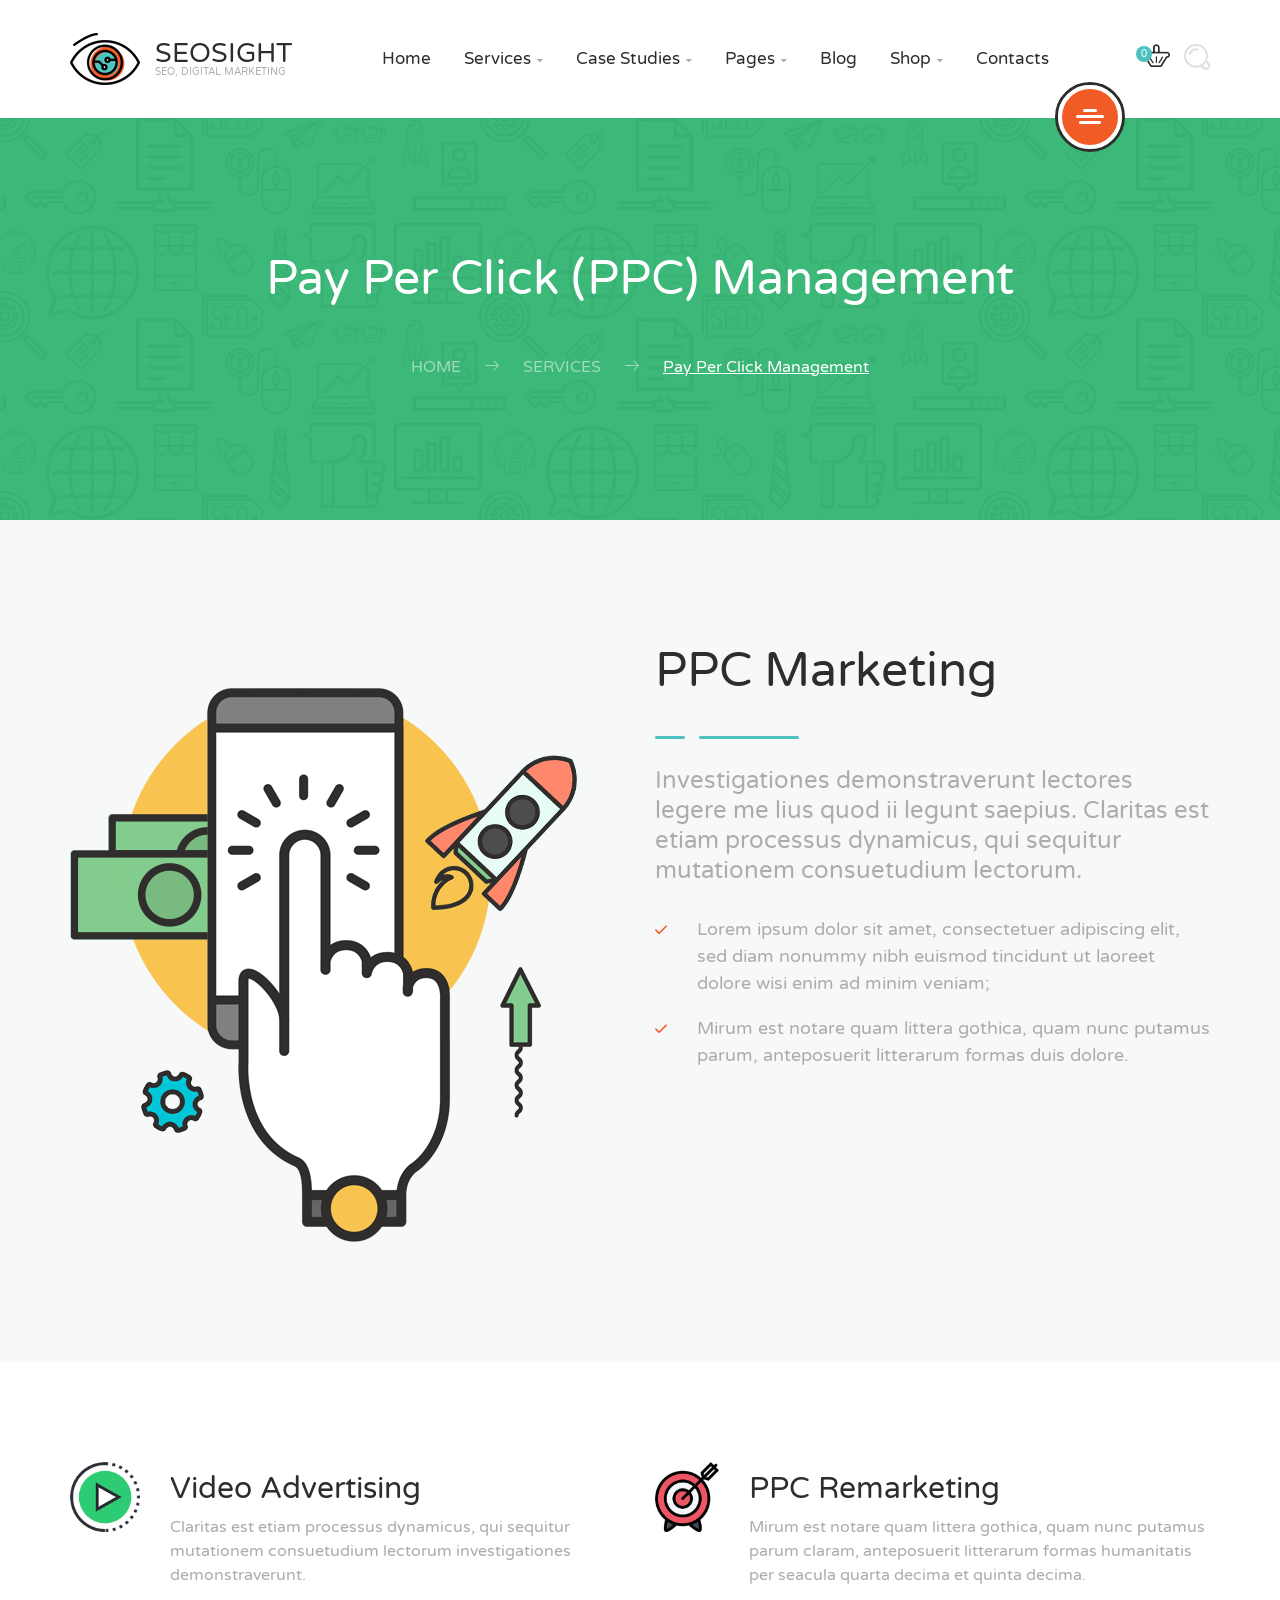
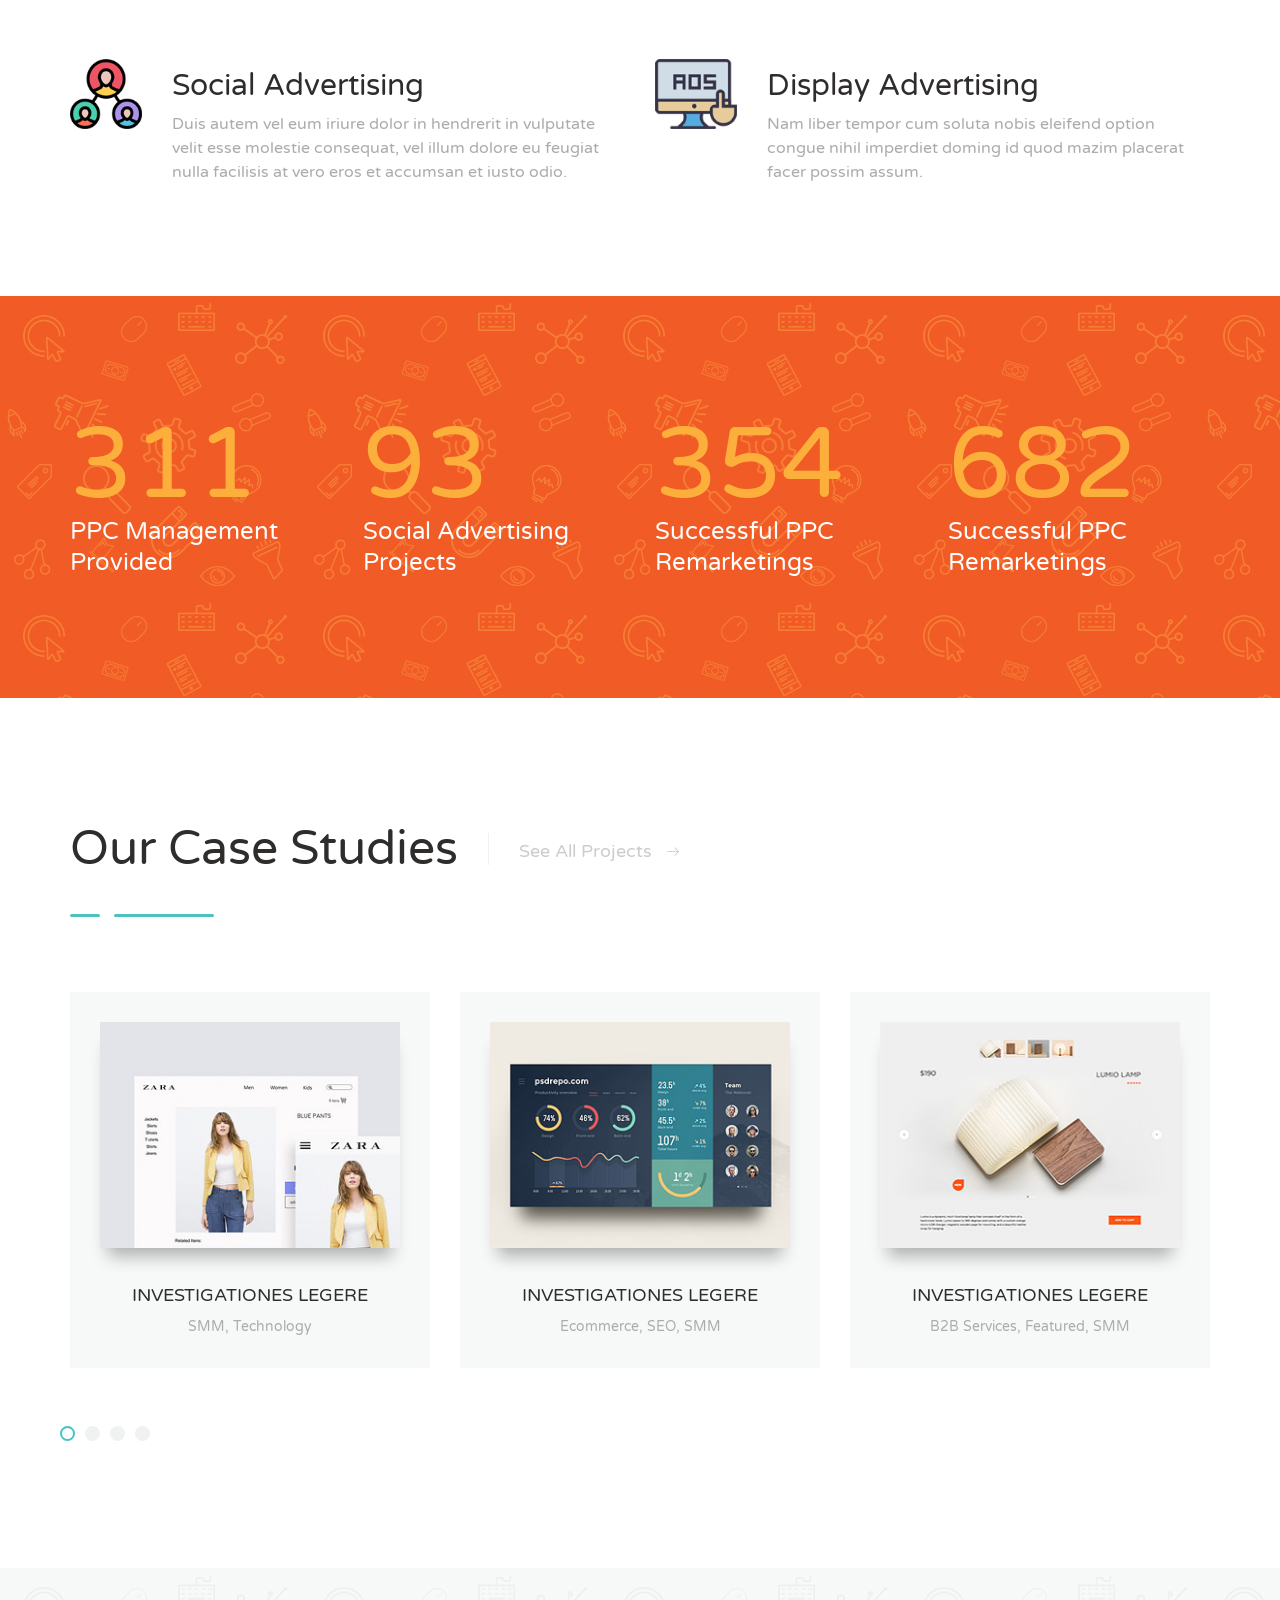
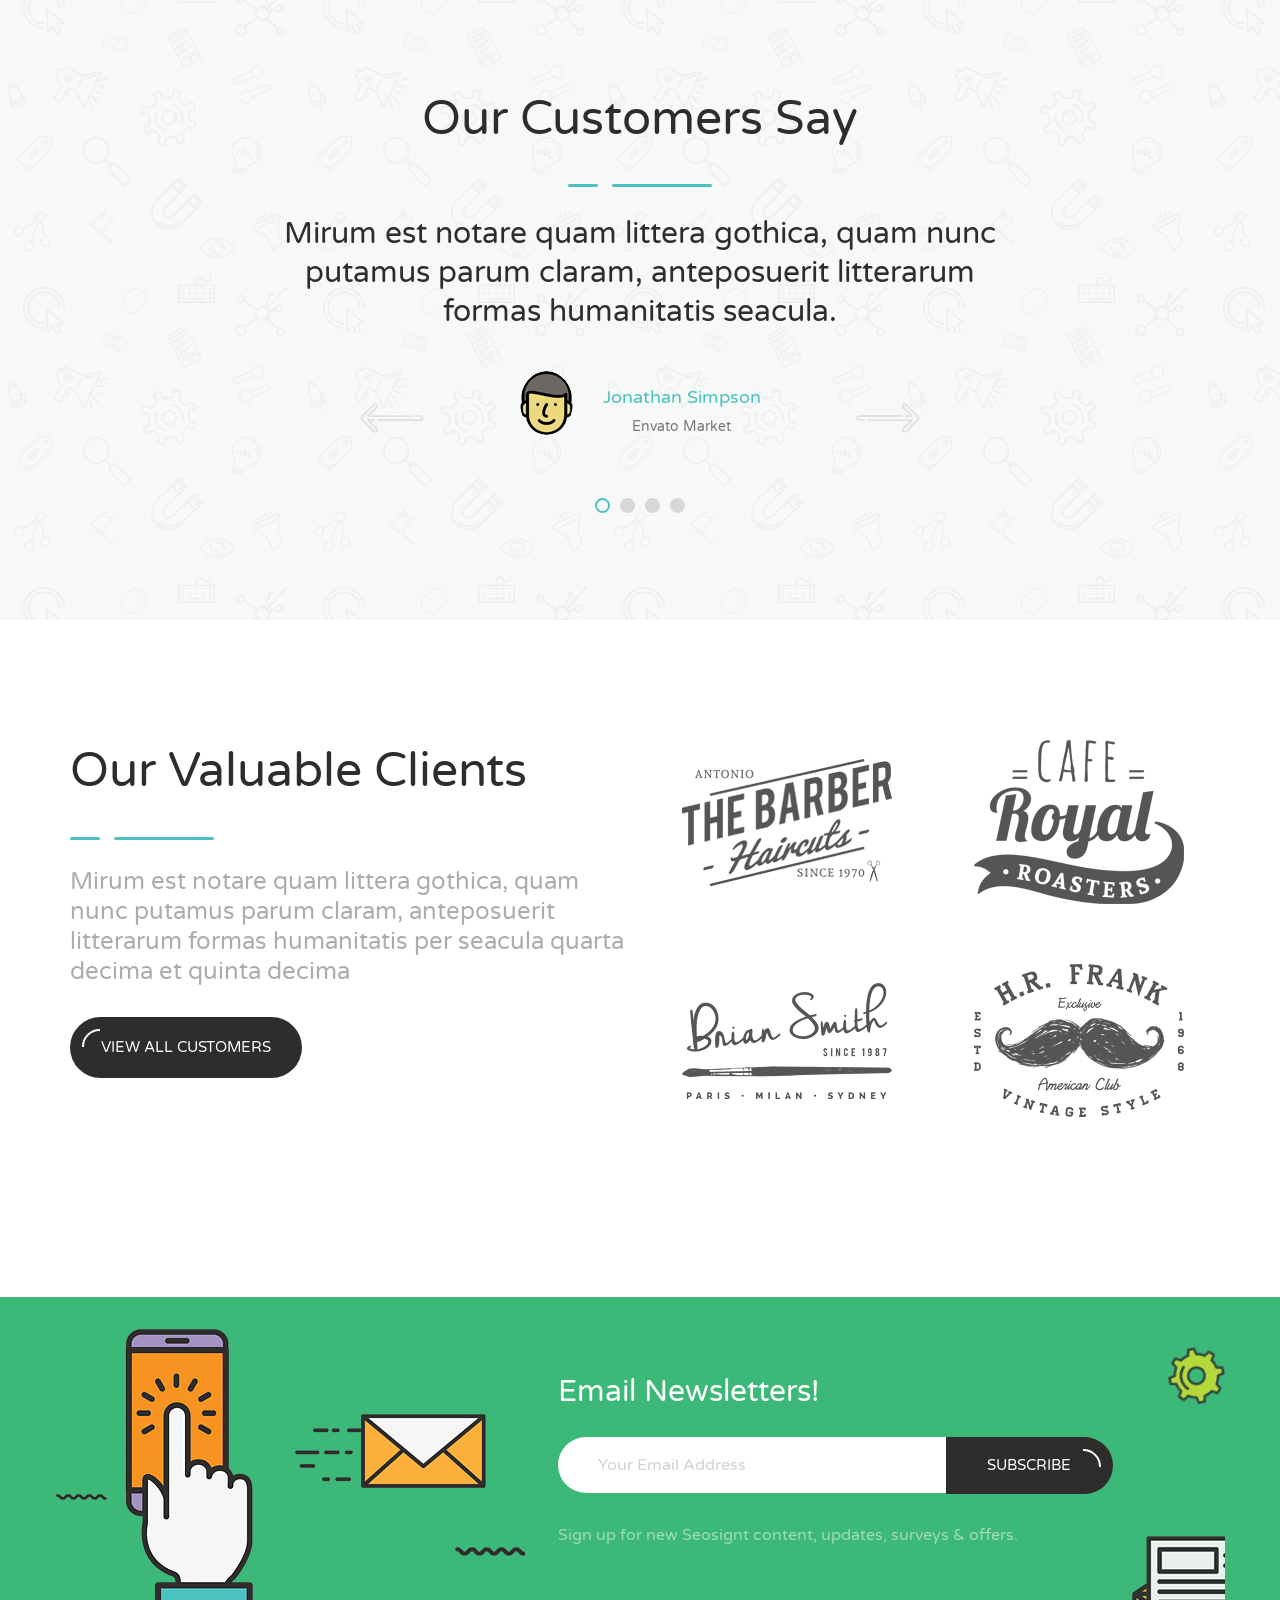
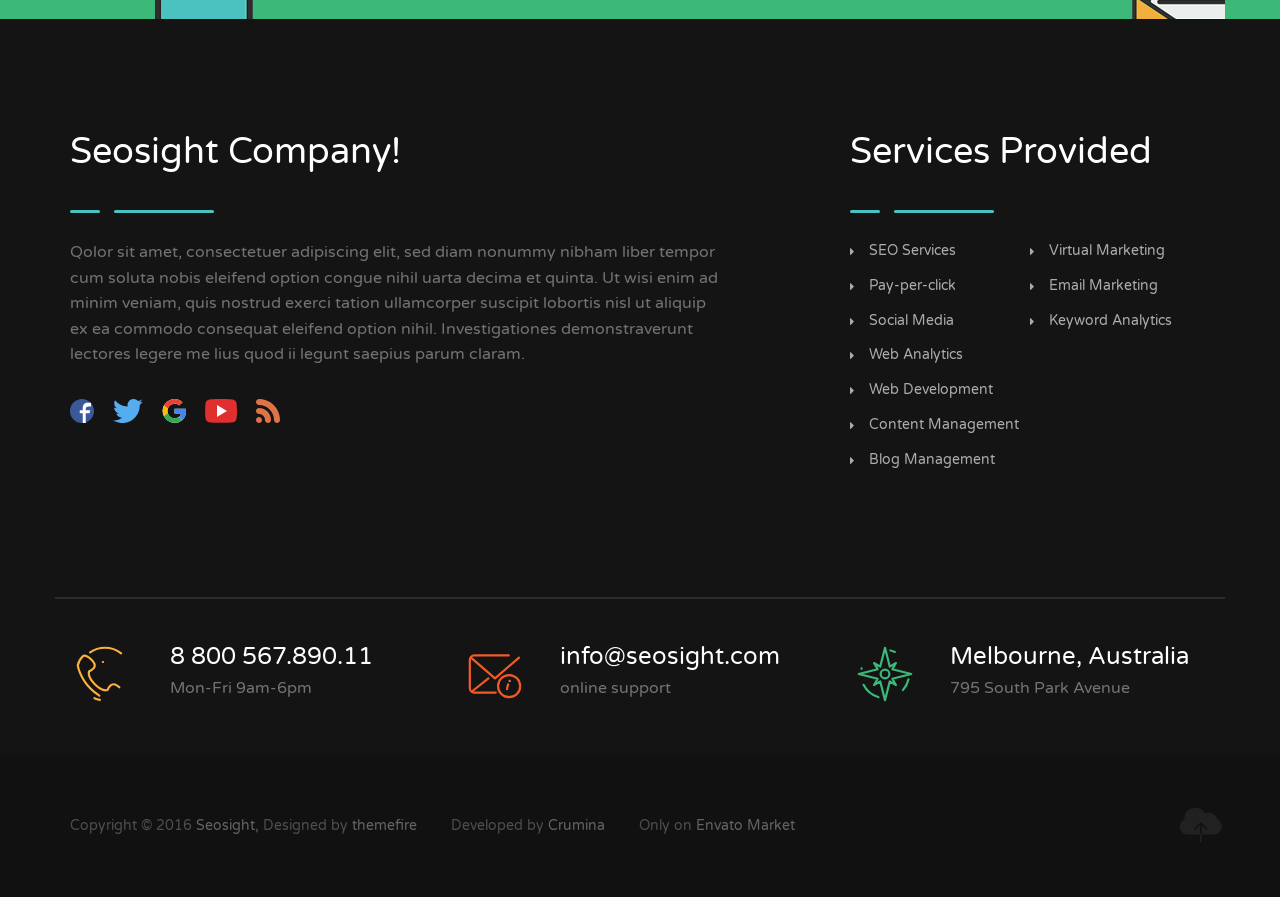
<file: 08_service_ppc_management.html>
<!DOCTYPE html>
<html lang="en">
<head lang="en">
	<meta charset="UTF-8">
	<meta name="viewport" content="width=device-width, initial-scale=1, maximum-scale=1">
	<title>Seosight - Case Studies</title>

	<link rel="stylesheet" type="text/css" href="css/fonts.css">
	<link rel="stylesheet" type="text/css" href="css/crumina-fonts.css">
	<link rel="stylesheet" type="text/css" href="css/normalize.css">
	<link rel="stylesheet" type="text/css" href="css/grid.css">
	<link rel="stylesheet" type="text/css" href="css/base.css">
	<link rel="stylesheet" type="text/css" href="css/blocks.css">
	<link rel="stylesheet" type="text/css" href="css/layouts.css">
	<link rel="stylesheet" type="text/css" href="css/modules.css">
	<link rel="stylesheet" type="text/css" href="css/widgets-styles.css">
	<link rel="stylesheet" type="text/css" href="css/ion.rangeSlider.css">


	<!--Plugins styles-->

	<link rel="stylesheet" type="text/css" href="css/jquery.mCustomScrollbar.css">
	<link rel="stylesheet" type="text/css" href="css/swiper.min.css">
	<link rel="stylesheet" type="text/css" href="css/primary-menu.css">
	<link rel="stylesheet" type="text/css" href="css/magnific-popup.css">

	<!--Styles for RTL-->

	<!--<link rel="stylesheet" type="text/css" href="css/rtl.css">-->

	<!--External fonts-->

	<link href='https://fonts.googleapis.com/css?family=Varela+Round' rel='stylesheet' type='text/css'>

</head>


<body class=" "><!-- Preloader -->
<!--<div id="hellopreloader">
	<div class="preloader">
		<svg width="58" height="58">
			<g fill="none" fill-rule="evenodd" stroke="#FFF" stroke-width="1.5" transform="translate(2 1)">
				<circle cx="42.601" cy="11.462" r="5" fill="#fff">
					<animate attributeName="fill-opacity" begin="0s" calcMode="linear" dur="1.3s" repeatCount="indefinite" values="1;0;0;0;0;0;0;0" />
				</circle>
				<circle cx="49.063" cy="27.063" r="5" fill="none">
					<animate attributeName="fill-opacity" begin="0s" calcMode="linear" dur="1.3s" repeatCount="indefinite" values="0;1;0;0;0;0;0;0" />
				</circle>
				<circle cx="42.601" cy="42.663" r="5" fill="none">
					<animate attributeName="fill-opacity" begin="0s" calcMode="linear" dur="1.3s" repeatCount="indefinite" values="0;0;1;0;0;0;0;0" />
				</circle>
				<circle cx="27" cy="49.125" r="5" fill="none">
					<animate attributeName="fill-opacity" begin="0s" calcMode="linear" dur="1.3s" repeatCount="indefinite" values="0;0;0;1;0;0;0;0" />
				</circle>
				<circle cx="11.399" cy="42.663" r="5" fill="none">
					<animate attributeName="fill-opacity" begin="0s" calcMode="linear" dur="1.3s" repeatCount="indefinite" values="0;0;0;0;1;0;0;0" />
				</circle>
				<circle cx="4.938" cy="27.063" r="5" fill="none">
					<animate attributeName="fill-opacity" begin="0s" calcMode="linear" dur="1.3s" repeatCount="indefinite" values="0;0;0;0;0;1;0;0" />
				</circle>
				<circle cx="11.399" cy="11.462" r="5" fill="none">
					<animate attributeName="fill-opacity" begin="0s" calcMode="linear" dur="1.3s" repeatCount="indefinite" values="0;0;0;0;0;0;1;0" />
				</circle>
				<circle cx="27" cy="5" r="5" fill="none">
					<animate attributeName="fill-opacity" begin="0s" calcMode="linear" dur="1.3s" repeatCount="indefinite" values="0;0;0;0;0;0;0;1" />
				</circle>
			</g>
		</svg>
		<div class="text">Loading ...</div>
	</div>
</div>--><!-- ... end Preloader -->

<!-- Header -->

<header class="header" id="site-header">

	<div class="container">

		<div class="header-content-wrapper">

			<div class="logo">
				<a href="index.html" class="full-block-link"></a>
				<img loading="lazy" src="img/logo-eye.png" alt="Seosight">
				<div class="logo-text">
					<div class="logo-title">Seosight</div>
					<div class="logo-sub-title">SEO, Digital Marketing</div>
				</div>
			</div>

			<nav id="primary-menu" class="primary-menu">

				<a href='javascript:void(0)' id="menu-icon-trigger" class="menu-icon-trigger showhide">
					<span class="mob-menu--title">Menu</span>
					<span id="menu-icon-wrapper" class="menu-icon-wrapper" style="visibility: hidden">
                            <svg width="1000px" height="1000px">
                                <path id="pathD" d="M 300 400 L 700 400 C 900 400 900 750 600 850 A 400 400 0 0 1 200 200 L 800 800"></path>
                                <path id="pathE" d="M 300 500 L 700 500"></path>
                                <path id="pathF" d="M 700 600 L 300 600 C 100 600 100 200 400 150 A 400 380 0 1 1 200 800 L 800 200"></path>
                            </svg>
                        </span>
				</a>

				<!-- menu-icon-wrapper -->

				<ul class="primary-menu-menu">
					<li class="menu-item-has-children">
						<a href="index.html">Home</a>
					</li>

					<li class="">
						<a href="03_services.html">Services</a>
						<ul class="dropdown">
							<li class="megamenu-item-info">
								<h5 class="megamenu-item-info-title">List of Services</h5>
								<p class="megamenu-item-info-text">Choose a Service</p>
							</li>
							<li class="hover-ver2">
								<a href="05_service_details_localseo.html"><i class="seoicon-pin-map"></i>
									Local SEO
								</a>
							</li>
							<li class="hover-ver2">
								<a href="07_service_email_marketing.html"><i class="seoicon-mail-send"></i>
									Email Marketing
								</a>
							</li>
							<li class="hover-ver2">
								<a href="06_service_detail.html"><i class="seoicon-chat-comment"></i>
									Social Media Marketing
								</a>
							</li>
							<li class="menu-item-has-children hover-ver2">
								<a href="04_service_detail_seo.html">
									<i class="seoicon-search"></i>
									Search Engine Optimization
								</a>
							</li>
							<li class="hover-ver2">
								<a href="08_service_ppc_management.html"><i class="seoicon-button"></i>
									Pay Per Click Management
								</a>
							</li>
							<li class="menu-item-has-children hover-ver2">
								<a href="03_services.html">
									<i class="seoicon-pie-graph-split"></i>
									Services Promo List
								</a>
							</li>
						</ul>
					</li>

					<li class="">
						<a href="#">Case Studies</a>
						<ul class="dropdown">
							<li class="">
								<a href="11_case_studies.html">
									Case Studies Page
									<i class="seoicon-right-arrow"></i>
								</a>
							</li>

							<li class="">
								<a href="12_project_details_ver_01.html">
									Project details ver1
									<i class="seoicon-right-arrow"></i>
								</a>
							</li>
							<li class="">
								<a href="13_project_details_ver_02.html">
									Project details ver2
									<i class="seoicon-right-arrow"></i>
								</a>
							</li>
						</ul>
					</li>

					<li class="has-megamenu menu-item-has-children">
						<a href="#">Pages</a>

						<div class="megamenu" style="background-image: url('img/menu-bg.png');">
							<div class="megamenu-row">

								<div class="col3">
									<ul>
										<li class="megamenu-item-info">
											<h5 class="megamenu-item-info-title">Standard Pages</h5>
											<p class="megamenu-item-info-text">Pages that every website needs.</p>
										</li>

										<li>
											<a href="02_abouts.html">Our Agency<i class="seoicon-right-arrow"></i></a>
										</li>
										<li>
											<a href="21_seo_analysis.html">SEO Analysis<i class="seoicon-right-arrow"></i></a>
										</li>

										<li>
											<a href="10_testimonials.html">Testimonials
												<i class="seoicon-right-arrow"></i></a>
										</li>
										<li>
											<a href="09_our_clients.html">Our Special Clients<i class="seoicon-right-arrow"></i></a>
										</li>
										<li>
											<a href="34_pricing-tables.html">Pricing Packages<i class="seoicon-right-arrow"></i></a>
										</li>
										<li>
											<a href="404.html">404 Page<i class="seoicon-right-arrow"></i></a>
										</li>
									</ul>
								</div>
								<div class="col3">
									<ul>
										<li class="megamenu-item-info">
											<h5 class="megamenu-item-info-title">Features</h5>
											<p class="megamenu-item-info-text">Features of Our Digital Agency.</p>
										</li>

										<li>
											<a href="36_slider-with-photo.html">Main slider with photo<i class="seoicon-right-arrow"></i></a>
										</li>
										<li>
											<a href="25_navigation-flat.html">Stunning Headers<i class="seoicon-right-arrow"></i></a>
										</li>

										<li>
											<a href="37_navigation-with-photo.html">Sub-headers with photo<i class="seoicon-right-arrow"></i></a>
										</li>

										<li>
											<a href="38_photo-elements.html">Photo elements<i class="seoicon-right-arrow"></i></a>
										</li>

										<li>
											<a href="32_testimonials.html">Our Testimonials<i class="seoicon-right-arrow"></i></a>
										</li>

									</ul>
								</div>
								<div class="col3">
									<ul>

										<li class="megamenu-item-info">
											<h5 class="megamenu-item-info-title">Web Elements</h5>
											<p class="megamenu-item-info-text">Awesome header and title style
												variations and many more.</p>
										</li>

										<li>
											<a href="typography.html">Typography<i class="seoicon-right-arrow"></i></a>
										</li>
										<li>
											<a href="33_charts_counters.html">Charts &amp; Graphs<i class="seoicon-right-arrow"></i></a>
										</li>
										<li>
											<a href="buttons.html">Buttons<i class="seoicon-right-arrow"></i></a>
										</li>

										<li>
											<a href="28_popup-search.html">Popup Search<i class="seoicon-right-arrow"></i></a>
										</li>

									</ul>
								</div>


								<div class="col3">
									<ul>
										<li>
											<div class="google-logo">
												<img loading="lazy" src="img/google-logo.png" alt="logo">
											</div>

											<p class="google-text">The Yoast Analytics plugin lets you easily
												connect your website to Google Analytics and keep track of all
												your site traffic and key metrics in real-time.
											</p>
										</li>
									</ul>
								</div>

							</div>
						</div>
					</li>
					<li class="">
						<a href="14_blog.html">Blog</a>
					</li>
					<li class="">
						<a href="#">Shop</a>
						<ul class="dropdown">
							<li class="">
								<a href="16_shop.html">
									Shop Page
									<i class="seoicon-right-arrow"></i>
								</a>
							</li>
							<li class="">
								<a href="17_product_details.html">
									Product Details
									<i class="seoicon-right-arrow"></i>
								</a>
							</li>
							<li class="">
								<a href="20_checkout.html">
									Checkout
									<i class="seoicon-right-arrow"></i>
								</a>
							</li>
							<li class="">
								<a href="19_cart.html">
									Shopping Cart
									<i class="seoicon-right-arrow"></i>
								</a>
							</li>
						</ul>

					</li>

					<li class="">
						<a href="22_contacts.html">Contacts</a>
					</li>
				</ul>
			</nav>

			<ul class="nav-add">
				<li class="cart">

					<a href="#" class="js-cart-animate">
						<i class="seoicon-basket"></i>
						<span class="cart-count">0</span>
					</a>

					<div class="cart-popup-wrap">
						<div class="popup-cart">
							<h4 class="title-cart">No products in the cart!</h4>
							<p class="subtitle">Please make your choice.</p>
							<div class="btn btn-small btn--dark">
								<span class="text">view all catalog</span>
							</div>
						</div>
					</div>

				</li>

				<li class="search search_main">
					<a href="#" class="js-open-search">
						<i class="seoicon-loupe"></i>
					</a>
				</li>
			</ul>

			<div class="user-menu open-overlay">
				<a href="#" class="user-menu-content  js-open-aside">
					<span></span>
					<span></span>
					<span></span>
				</a>
			</div>
		</div>

	</div>

</header>


<!-- ... End Header -->

<!-- Right-menu -->

<div class="mCustomScrollbar">
	<div class="popup right-menu">

		<div class="right-menu-wrap">

			<div class="user-menu-close js-close-aside">
				<a href="#" class="user-menu-content  js-clode-aside">
					<span></span>
					<span></span>
				</a>
			</div>

			<div class="logo">
				<a href="index.html" class="full-block-link"></a>
				<img loading="lazy" src="img/logo-eye.png" alt="Seosight">
				<div class="logo-text">
					<div class="logo-title">Seosight</div>
				</div>
			</div>

			<p class="text">Investigationes demonstraverunt lectores legere me lius quod
				ii legunt saepius est etiam processus dynamicus.
			</p>

		</div>

		<div class="widget login">

			<h4 class="login-title">Sign In to Your Account</h4>
			<input class="input-standard-grey" placeholder="Username or Email" type="text">
			<input class="password input-standard-grey" placeholder="Password" type="password">
			<div class="login-btn-wrap">

				<div class="btn btn-medium btn--dark btn-hover-shadow">
					<span class="text">login now</span>
					<span class="semicircle"></span>
				</div>

				<div class="remember-wrap">

					<div class="checkbox">
						<input id="remember" type="checkbox" name="remember" value="remember">
						<label for="remember">Remember Me</label>
					</div>

				</div>

			</div>

			<div class="helped">Lost your password?</div>
			<div class="helped js-window-popup">Register Now</div>

		</div>

		<div class="widget contacts">

			<h4 class="contacts-title">Get In Touch</h4>
			<p class="contacts-text">Lorem ipsum dolor sit amet, duis metus ligula amet in purus,
				vitae donec vestibulum enim, tincidunt massa sit, convallis ipsum.
			</p>

			<div class="contacts-item">
				<img loading="lazy" src="img/contact4.png" alt="phone">
				<div class="content">
					<a href="#" class="title">8 800 567.890.11</a>
					<p class="sub-title">Mon-Fri 9am-6pm</p>
				</div>
			</div>

			<div class="contacts-item">
				<img loading="lazy" src="img/contact5.png" alt="phone">
				<div class="content">
					<a href="#" class="title">info@seosight.com</a>
					<p class="sub-title">online support</p>
				</div>
			</div>

			<div class="contacts-item">
				<img loading="lazy" src="img/contact6.png" alt="phone">
				<div class="content">
					<a href="#" class="title">Melbourne, Australia</a>
					<p class="sub-title">795 South Park Avenue</p>
				</div>
			</div>

		</div>

	</div>

</div>

<!-- ... End Right-menu -->

<div class="content-wrapper">

	<!-- Stunning header -->

	<div class="stunning-header stunning-header-bg-green">
		<div class="stunning-header-content">
			<h1 class="stunning-header-title">Pay Per Click (PPC) Management</h1>
			<ul class="breadcrumbs">
				<li class="breadcrumbs-item">
					<a href="index.html">Home</a>
					<i class="seoicon-right-arrow"></i>
					<a href="03_services.html">Services</a>
					<i class="seoicon-right-arrow"></i>
				</li>
				<li class="breadcrumbs-item active">
					<span href="#">Pay Per Click Management</span>
					<i class="seoicon-right-arrow"></i>
				</li>
			</ul>
		</div>
	</div>

	<!-- End Stunning header -->

	<!-- Overlay Search -->

	<div class="overlay_search">
		<div class="container">
			<div class="row">
				<div class="form_search-wrap">
					<form>
						<input class="overlay_search-input" placeholder="Type and hit Enter..." type="text">
						<a href="#" class="overlay_search-close">
							<span></span>
							<span></span>
						</a>
					</form>
				</div>
			</div>
		</div>
	</div>

	<!-- End Overlay Search -->


	<div class="container-fluid">
		<div class="row bg-border-color medium-padding120">
			<div class="container">
				<div class="row">
					<div class="col-lg-6 col-md-6 col-sm-12 col-xs-12">
						<img loading="lazy" src="img/ppc.png" alt="PPC">
					</div>
					<div class="col-lg-6 col-md-6 col-sm-12 col-xs-12">
						<div class="heading">
							<h4 class="h1 heading-title">PPC Marketing</h4>
							<div class="heading-line">
								<span class="short-line"></span>
								<span class="long-line"></span>
							</div>
							<p class="heading-text">Investigationes demonstraverunt lectores legere me lius quod ii legunt
								saepius. Claritas est etiam processus dynamicus, qui sequitur mutationem consuetudium
								lectorum.
							</p>
						</div>

						<ul class="list list--secondary">
							<li>
								<i class="seoicon-check"></i>
								<a href="#">Lorem ipsum dolor sit amet, consectetuer adipiscing elit, sed diam nonummy
									nibh euismod tincidunt ut laoreet dolore wisi enim ad minim veniam;</a>
							</li>
							<li>
								<i class="seoicon-check"></i>
								<a href="#">Mirum est notare quam littera gothica, quam nunc putamus parum,
									anteposuerit litterarum formas duis dolore.</a>
							</li>
						</ul>
					</div>
				</div>
			</div>
		</div>
	</div>

	<!-- Info Box -->

	<div class="container pt100 pb100">

		<div class="row mb60">
			<div class="col-lg-6 col-md-6 col-sm-12 col-xs-12">
				<div class="info-box--standard">
					<div class="info-box-image">
						<img loading="lazy" src="img/info-box11.png" alt="image">
					</div>
					<div class="info-box-content">
						<h4 class="info-box-title text-t-none">Video Advertising</h4>
						<p class="text">Claritas est etiam processus dynamicus, qui sequitur mutationem consuetudium
							lectorum investigationes demonstraverunt.
						</p>
					</div>
				</div>
			</div>
			<div class="col-lg-6 col-md-6 col-sm-12 col-xs-12">
				<div class="info-box--standard">
					<div class="info-box-image">
						<img loading="lazy" src="img/info-box12.png" alt="image">
					</div>
					<div class="info-box-content">
						<h4 class="info-box-title text-t-none">PPC Remarketing</h4>
						<p class="text">Mirum est notare quam littera gothica, quam nunc putamus parum claram,
							anteposuerit litterarum formas humanitatis per seacula quarta decima et quinta decima.
						</p>
					</div>
				</div>
			</div>
		</div>

		<div class="row">
			<div class="col-lg-6 col-md-6 col-sm-12 col-xs-12">
				<div class="info-box--standard">
					<div class="info-box-image">
						<img loading="lazy" src="img/info-box13.png" alt="image">
					</div>
					<div class="info-box-content">
						<h4 class="info-box-title text-t-none">Social Advertising</h4>
						<p class="text">Duis autem vel eum iriure dolor in hendrerit in vulputate velit esse molestie
							consequat, vel illum dolore eu feugiat nulla facilisis at vero eros et accumsan et iusto odio.
						</p>
					</div>
				</div>
			</div>
			<div class="col-lg-6 col-md-6 col-sm-12 col-xs-12">
				<div class="info-box--standard">
					<div class="info-box-image">
						<img loading="lazy" src="img/info-box14.png" alt="image">
					</div>
					<div class="info-box-content">
						<h4 class="info-box-title text-t-none">Display Advertising</h4>
						<p class="text">Nam liber tempor cum soluta nobis eleifend option congue nihil imperdiet
							doming id quod mazim placerat facer possim assum.
						</p>
					</div>
				</div>
			</div>
		</div>

	</div>


	<!-- End Info Box -->

	<!-- Counters -->

	<div class="container-fluid">
		<div class="row bg-boxed-red medium-padding120">
			<div class="container">
				<div class="row">

					<div class="counters-modern">
						<div class="col-lg-3 col-md-6 col-sm-6 col-xs-12">
							<div class="counter-item-modern">
								<div class="counter-numbers-modern c-orange counter">
									<span data-speed="2000" data-refresh-interval="3" data-to="620" data-from="200">620</span>
								</div>
								<span class="counter-title-modern">PPC Management Provided</span>
							</div>
						</div>

						<div class="col-lg-3 col-md-6 col-sm-6 col-xs-12">
							<div class="counter-item-modern">
								<div class="counter-numbers-modern c-orange counter">
									<span data-speed="2000" data-refresh-interval="3" data-to="213" data-from="50">213</span>
								</div>
								<span class="counter-title-modern">Social Advertising Projects</span>
							</div>
						</div>

						<div class="col-lg-3 col-md-6 col-sm-6 col-xs-12">
							<div class="counter-item-modern">
								<div class="counter-numbers-modern c-orange counter">
									<span data-speed="2000" data-refresh-interval="3" data-to="648" data-from="250">648</span>
								</div>
								<span class="counter-title-modern">Successful PPC Remarketings</span>
							</div>
						</div>

						<div class="col-lg-3 col-md-6 col-sm-6 col-xs-12">
							<div class="counter-item-modern">
								<div class="counter-numbers-modern c-orange counter">
									<span data-speed="2000" data-refresh-interval="3" data-to="1198" data-from="500">1198</span>
								</div>
								<span class="counter-title-modern">Successful PPC Remarketings</span>
							</div>
						</div>
					</div>
				</div>
			</div>
		</div>
	</div>

	<!-- End Counters -->

	<!-- Case Slider -->


	<div class="container">

		<div class="recent-case-slider medium-padding120">

			<div class="row">

				<div class="col-lg-12">
					<div class="heading">
						<h4 class="h1 heading-title">Our Case Studies</h4>
						<a href="11_case_studies.html" class="read-more">See All Projects
							<i class="seoicon-right-arrow"></i>
						</a>
						<div class="heading-line">
							<span class="short-line"></span>
							<span class="long-line"></span>
						</div>
					</div>
				</div>
			</div>

			<div class="row">

				<div class="swiper-container pagination-bottom">

					<div class="swiper-wrapper">

						<div class="case-slider-item swiper-slide">

							<div class="col-lg-4 col-md-4 col-sm-6 col-xs-12">

								<div class="case-item align-center">
									<div class="case-item__thumb mouseover poster-3d lightbox shadow animation-disabled" data-offset="5">
										<img loading="lazy" src="img/case1.jpg" alt="our case">
									</div>
									<h6 class="case-item__title">Investigationes legere</h6>
									<div class="case-item__cat">
										<a href="#">SMM,</a>
										<a href="#">Technology</a>
									</div>
								</div>
							</div>

							<div class="col-lg-4 col-md-4 col-sm-6 col-xs-12">

								<div class="case-item align-center">
									<div class="case-item__thumb mouseover poster-3d lightbox shadow animation-disabled" data-offset="5">
										<img loading="lazy" src="img/case2.jpg" alt="our case">
									</div>
									<h6 class="case-item__title">Investigationes legere</h6>
									<div class="case-item__cat">
										<a href="#">Ecommerce,</a>
										<a href="#">SEO,</a>
										<a href="#">SMM</a>
									</div>
								</div>
							</div>

							<div class="col-lg-4 col-md-4 col-sm-6 col-xs-12">

								<div class="case-item align-center">
									<div class="case-item__thumb mouseover poster-3d lightbox shadow animation-disabled" data-offset="5">
										<img loading="lazy" src="img/case3.jpg" alt="our case">
									</div>
									<h6 class="case-item__title">Investigationes legere</h6>
									<div class="case-item__cat">
										<a href="#">B2B Services,</a>
										<a href="#">Featured,</a>
										<a href="#">SMM</a>
									</div>
								</div>

							</div>
						</div>

						<div class="case-slider-item swiper-slide">

							<div class="col-lg-4 col-md-4 col-sm-6 col-xs-12">

								<div class="case-item align-center">
									<div class="case-item__thumb mouseover poster-3d lightbox shadow animation-disabled" data-offset="5">
										<img loading="lazy" src="img/case1.jpg" alt="our case">
									</div>
									<h6 class="case-item__title">Investigationes legere</h6>
									<div class="case-item__cat">
										<a href="#">SMM,</a>
										<a href="#">Technology</a>
									</div>
								</div>
							</div>

							<div class="col-lg-4 col-md-4 col-sm-6 col-xs-12">

								<div class="case-item align-center">
									<div class="case-item__thumb mouseover poster-3d lightbox shadow animation-disabled" data-offset="5">
										<img loading="lazy" src="img/case2.jpg" alt="our case">
									</div>
									<h6 class="case-item__title">Investigationes legere</h6>
									<div class="case-item__cat">
										<a href="#">Ecommerce,</a>
										<a href="#">SEO,</a>
										<a href="#">SMM</a>
									</div>
								</div>
							</div>

							<div class="col-lg-4 col-md-4 col-sm-6 col-xs-12">

								<div class="case-item align-center">
									<div class="case-item__thumb mouseover poster-3d lightbox shadow animation-disabled" data-offset="5">
										<img loading="lazy" src="img/case3.jpg" alt="our case">
									</div>
									<h6 class="case-item__title">Investigationes legere</h6>
									<div class="case-item__cat">
										<a href="#">B2B Services,</a>
										<a href="#">Featured,</a>
										<a href="#">SMM</a>
									</div>
								</div>

							</div>
						</div>

						<div class="case-slider-item swiper-slide">

							<div class="col-lg-4 col-md-4 col-sm-6 col-xs-12">

								<div class="case-item align-center">
									<div class="case-item__thumb mouseover poster-3d lightbox shadow animation-disabled" data-offset="5">
										<img loading="lazy" src="img/case1.jpg" alt="our case">
									</div>
									<h6 class="case-item__title">Investigationes legere</h6>
									<div class="case-item__cat">
										<a href="#">SMM,</a>
										<a href="#">Technology</a>
									</div>
								</div>
							</div>

							<div class="col-lg-4 col-md-4 col-sm-6 col-xs-12">

								<div class="case-item align-center">
									<div class="case-item__thumb mouseover poster-3d lightbox shadow animation-disabled" data-offset="5">
										<img loading="lazy" src="img/case2.jpg" alt="our case">
									</div>
									<h6 class="case-item__title">Investigationes legere</h6>
									<div class="case-item__cat">
										<a href="#">Ecommerce,</a>
										<a href="#">SEO,</a>
										<a href="#">SMM</a>
									</div>
								</div>
							</div>

							<div class="col-lg-4 col-md-4 col-sm-6 col-xs-12">

								<div class="case-item align-center">
									<div class="case-item__thumb mouseover poster-3d lightbox shadow animation-disabled" data-offset="5">
										<img loading="lazy" src="img/case3.jpg" alt="our case">
									</div>
									<h6 class="case-item__title">Investigationes legere</h6>
									<div class="case-item__cat">
										<a href="#">B2B Services,</a>
										<a href="#">Featured,</a>
										<a href="#">SMM</a>
									</div>
								</div>

							</div>
						</div>

						<div class="case-slider-item swiper-slide">

							<div class="col-lg-4 col-md-4 col-sm-6 col-xs-12">

								<div class="case-item align-center">
									<div class="case-item__thumb mouseover poster-3d lightbox shadow animation-disabled" data-offset="5">
										<img loading="lazy" src="img/case1.jpg" alt="our case">
									</div>
									<h6 class="case-item__title">Investigationes legere</h6>
									<div class="case-item__cat">
										<a href="#">SMM,</a>
										<a href="#">Technology</a>
									</div>
								</div>
							</div>

							<div class="col-lg-4 col-md-4 col-sm-6 col-xs-12">

								<div class="case-item align-center">
									<div class="case-item__thumb mouseover poster-3d lightbox shadow animation-disabled" data-offset="5">
										<img loading="lazy" src="img/case2.jpg" alt="our case">
									</div>
									<h6 class="case-item__title">Investigationes legere</h6>
									<div class="case-item__cat">
										<a href="#">Ecommerce,</a>
										<a href="#">SEO,</a>
										<a href="#">SMM</a>
									</div>
								</div>
							</div>

							<div class="col-lg-4 col-md-4 col-sm-6 col-xs-12">

								<div class="case-item align-center">
									<div class="case-item__thumb mouseover poster-3d lightbox shadow animation-disabled" data-offset="5">
										<img loading="lazy" src="img/case3.jpg" alt="our case">
									</div>
									<h6 class="case-item__title">Investigationes legere</h6>
									<div class="case-item__cat">
										<a href="#">B2B Services,</a>
										<a href="#">Featured,</a>
										<a href="#">SMM</a>
									</div>
								</div>

							</div>
						</div>

					</div>

					<!-- If we need pagination -->
					<div class="swiper-pagination"></div>

				</div>

			</div>


		</div>
	</div>

	<!-- End Case Slider -->

	<!-- Testimonials Slider -->


	<div class="container-fluid">
		<div class="row bg-boxed-light">
			<div class="container">
				<div class="row">
					<div class="col-lg-8 col-lg-offset-2 col-md-8 col-md-offset-2 col-sm-12 col-xs-12">
						<div class="testimonial-slider-standard align-center medium-padding120">


							<!-- Slider main container -->
							<div class="swiper-container pagination-bottom">

								<div class="swiper-wrapper">
									<div class="testimonial-slider-standard-item swiper-slide">
										<div class="testimonial-item">

											<div class="heading align-center">
												<h4 class="h1 heading-title">Our Customers Say</h4>
												<div class="heading-line">
													<span class="short-line"></span>
													<span class="long-line"></span>
												</div>
											</div>
											<div class="testimonial-text c-dark">
												Mirum est notare quam littera gothica, quam nunc putamus parum claram,
												anteposuerit litterarum formas humanitatis seacula.
											</div>

											<div class="author-info-wrap display-flex content-center">
												<div class="testimonial-img-author f-left">
													<img loading="lazy" src="img/avatar.png" alt="author">
												</div>
												<div class="author-info">
													<h4 class="author-name">Jonathan Simpson</h4>
													<div class="author-company">Envato Market</div>
												</div>

												<div class="btn-next btn-prev-black"></div>
												<div class="btn-prev btn-next-black"></div>
											</div>
										</div>
									</div>
									<div class="testimonial-slider-standard-item swiper-slide">
										<div class="testimonial-item">

											<div class="heading align-center">
												<h4 class="h1 heading-title">Our Customers Say</h4>
												<div class="heading-line">
													<span class="short-line"></span>
													<span class="long-line"></span>
												</div>
											</div>
											<div class="testimonial-text c-dark">
												Mirum est notare quam littera gothica, quam nunc putamus parum claram,
												anteposuerit litterarum formas humanitatis seacula.
											</div>

											<div class="author-info-wrap display-flex content-center">
												<div class="testimonial-img-author f-left">
													<img loading="lazy" src="img/avatar.png" alt="author">
												</div>
												<div class="author-info">
													<h4 class="author-name">Jonathan Simpson</h4>
													<div class="author-company">Envato Market</div>
												</div>

												<div class="btn-next btn-prev-black"></div>
												<div class="btn-prev btn-next-black"></div>
											</div>
										</div>
									</div>
									<div class="testimonial-slider-standard-item swiper-slide">
										<div class="testimonial-item">

											<div class="heading align-center">
												<h4 class="h1 heading-title">Our Customers Say</h4>
												<div class="heading-line">
													<span class="short-line"></span>
													<span class="long-line"></span>
												</div>
											</div>
											<div class="testimonial-text c-dark">
												Mirum est notare quam littera gothica, quam nunc putamus parum claram,
												anteposuerit litterarum formas humanitatis seacula.
											</div>

											<div class="author-info-wrap display-flex content-center">
												<div class="testimonial-img-author f-left">
													<img loading="lazy" src="img/avatar.png" alt="author">
												</div>
												<div class="author-info">
													<h4 class="author-name">Jonathan Simpson</h4>
													<div class="author-company">Envato Market</div>
												</div>

												<div class="btn-next btn-prev-black"></div>
												<div class="btn-prev btn-next-black"></div>
											</div>
										</div>
									</div>
									<div class="testimonial-slider-standard-item swiper-slide">
										<div class="testimonial-item">

											<div class="heading align-center">
												<h4 class="h1 heading-title">Our Customers Say</h4>
												<div class="heading-line">
													<span class="short-line"></span>
													<span class="long-line"></span>
												</div>
											</div>
											<div class="testimonial-text c-dark">
												Mirum est notare quam littera gothica, quam nunc putamus parum claram,
												anteposuerit litterarum formas humanitatis seacula.
											</div>

											<div class="author-info-wrap display-flex content-center">
												<div class="testimonial-img-author f-left">
													<img loading="lazy" src="img/avatar.png" alt="author">
												</div>
												<div class="author-info">
													<h4 class="author-name">Jonathan Simpson</h4>
													<div class="author-company">Envato Market</div>
												</div>

												<div class="btn-next btn-prev-black"></div>
												<div class="btn-prev btn-next-black"></div>
											</div>
										</div>
									</div>
								</div>

								<!-- If we need pagination -->
								<div class="swiper-pagination"></div>

								<!--Prev next buttons-->

								<svg class="btn-next">
									<use xlink:href="#arrow-right"></use>
								</svg>

								<svg class="btn-prev">
									<use xlink:href="#arrow-left"></use>
								</svg>

							</div>
						</div>
					</div>
				</div>
			</div>
		</div>
	</div>

	<!-- End Testimonials Slider -->

	<!-- Clients -->


	<div class="container">
		<div class="row medium-padding120">
			<div class="col-lg-6 col-md-12 col-sm-12 col-xs-12">
				<div class="heading">
					<h4 class="h1 heading-title">Our Valuable Clients</h4>
					<div class="heading-line">
						<span class="short-line"></span>
						<span class="long-line"></span>
					</div>
					<p class="heading-text">Mirum est notare quam littera gothica, quam nunc putamus parum claram,
						anteposuerit litterarum formas humanitatis per seacula quarta decima et quinta decima
					</p>
				</div>

				<a href="09_our_clients.html" class="btn btn-medium btn--dark mb30">
					<span class="text">View all Customers</span>
					<span class="semicircle"></span>
				</a>
			</div>

			<div class="col-lg-6 col-md-12 col-sm-12 col-xs-12">
				<div class="row">
					<div class="clients-item-wrap">

						<div class="client-item mb60">
							<a href="09_our_clients.html" class="client-image">
								<img loading="lazy" src="img/client1-hover.png" alt="logo" class="hover">
							</a>
						</div>

						<div class="client-item mb60">
							<a href="09_our_clients.html" class="client-image">
								<img loading="lazy" src="img/client2-hover.png" alt="logo" class="hover">
							</a>
						</div>

						<div class="client-item mb60">
							<a href="09_our_clients.html" class="client-image">
								<img loading="lazy" src="img/client3-hover.png" alt="logo" class="hover">
							</a>
						</div>

						<div class="client-item mb60">
							<a href="09_our_clients.html" class="client-image">
								<img loading="lazy" src="img/client4-hover.png" alt="logo" class="hover">
							</a>
						</div>
					</div>
				</div>
			</div>
		</div>
	</div>

	<!-- End Clients -->

	<!-- Subscribe Form -->

	<div class="container-fluid bg-green-color">
		<div class="row">
			<div class="container">

				<div class="row">

					<div class="subscribe scrollme">

						<div class="col-lg-6 col-lg-offset-5 col-md-6 col-md-offset-5 col-sm-12 col-xs-12">
							<h4 class="subscribe-title">Email Newsletters!</h4>
							<form class="subscribe-form crumina-submit" method="post" data-nonce="crumina-submit-form-nonce" data-type="standard" action="modules/forms/submit.php">
								<input class="input-standard-grey input-white" name="email" placeholder="Your Email Address" type="email" required>
								<button class="subscr-btn">subscribe
									<span class="semicircle--right"></span>
								</button>
							</form>
							<div class="sub-title">Sign up for new Seosignt content, updates, surveys & offers.</div>

						</div>

						<div class="images-block">
							<img loading="lazy" src="img/subscr-gear.png" alt="gear" class="gear">
							<img loading="lazy" src="img/subscr1.png" alt="mail" class="mail">
							<img loading="lazy" src="img/subscr-mailopen.png" alt="mail" class="mail-2">
						</div>
					</div>
				</div>
			</div>
		</div>
	</div>

	<!-- End Subscribe Form -->

</div>

<!-- Footer -->


<footer class="footer">
	<div class="container">
		<div class="row">

			<div class="info">
				<div class="col-lg-7 col-md-7 col-sm-12 col-xs-12">
					<div class="heading">
						<h3 class="heading-title">Seosight Company!</h3>
						<div class="heading-line">
							<span class="short-line"></span>
							<span class="long-line"></span>
						</div>
						<p class="heading-text">Qolor sit amet, consectetuer adipiscing elit, sed diam nonummy nibham
							liber tempor cum soluta nobis eleifend option congue nihil uarta decima et quinta.
							Ut wisi enim ad minim veniam, quis nostrud exerci tation ullamcorper suscipit lobortis nisl
							ut aliquip ex ea commodo consequat eleifend option nihil. Investigationes demonstraverunt
							lectores legere me lius quod ii legunt saepius parum claram.
						</p>
					</div>

					<div class="socials">
						<a href="" class="social__item">
							<img loading="lazy" src="svg/circle-facebook.svg" alt="facebook">
						</a>
						<a href="" class="social__item">
							<img loading="lazy" src="svg/twitter.svg" alt="twitter">
						</a>
						<a href="" class="social__item">
							<img loading="lazy" src="svg/google.svg" alt="google">
						</a>
						<a href="" class="social__item">
							<img loading="lazy" src="svg/youtube.svg" alt="youtube">
						</a>
						<a href="" class="social__item">
							<img loading="lazy" src="svg/rss.svg" alt="rss">
						</a>
					</div>
				</div>

				<div class="col-lg-4 col-lg-offset-1 col-md-4 col-md-offset-1 col-sm-12 col-xs-12">
					<div class="services">
						<div class="heading">
							<h3 class="heading-title">Services Provided</h3>
							<div class="heading-line">
								<span class="short-line"></span>
								<span class="long-line"></span>
							</div>
						</div>

						<ul class="list list--primary">
							<li>
								<i class="fa fa-caret-right" aria-hidden="true"></i>
								<a href="#">SEO Services</a>
							</li>
							<li>
								<i class="fa fa-caret-right" aria-hidden="true"></i>
								<a href="#">Pay-per-click</a>
							</li>
							<li>
								<i class="fa fa-caret-right" aria-hidden="true"></i>
								<a href="#">Social Media</a>
							</li>
							<li>
								<i class="fa fa-caret-right" aria-hidden="true"></i>
								<a href="#">Web Analytics</a>
							</li>
							<li>
								<i class="fa fa-caret-right" aria-hidden="true"></i>
								<a href="#">Web Development</a>
							</li>
							<li>
								<i class="fa fa-caret-right" aria-hidden="true"></i>
								<a href="#">Content Management</a>
							</li>
							<li>
								<i class="fa fa-caret-right" aria-hidden="true"></i>
								<a href="#">Blog Management</a>
							</li>
						</ul>

						<ul class="list list--primary">
							<li>
								<i class="fa fa-caret-right" aria-hidden="true"></i>
								<a href="#">Virtual Marketing</a>
							</li>
							<li>
								<i class="fa fa-caret-right" aria-hidden="true"></i>
								<a href="#">Email Marketing</a>
							</li>
							<li>
								<i class="fa fa-caret-right" aria-hidden="true"></i>
								<a href="#">Keyword Analytics</a>
							</li>
						</ul>
					</div>
				</div>
			</div>

		</div>

		<div class="row">
			<div class="contacts">
				<div class="col-lg-4 col-md-12 col-sm-12 col-xs-12">
					<div class="contacts-item">
						<div class="icon js-animate-icon">
							<svg enable-background="new 0 0 64 64" version="1.1" viewBox="0 0 64 64" xml:space="preserve" xmlns="http://www.w3.org/2000/svg"><path d="  M45.1,44.2C42.9,42,39.6,40,37,42.6c-1.8,1.8-2.6,3.9-2.6,3.9s-4.3,2.3-11.7-5.2s-5.2-11.7-5.2-11.7s2.1-0.8,3.9-2.6  c2.6-2.6,0.6-5.9-1.7-8.1c-2.7-2.7-6.2-4.9-8.2-2.9c-3.7,3.7-4.4,8.4-4.4,8.4S9,35.5,18.7,45.3s20.9,11.6,20.9,11.6s4.7-0.7,8.4-4.4  C50,50.4,47.8,46.9,45.1,44.2z" fill="none" stroke="#fcb03b" stroke-linecap="round" stroke-linejoin="round" stroke-miterlimit="10" stroke-width="2"/><path d="  M18.4,12.2C22.2,9.5,26.9,8,32,8c13.3,0,24,10.8,24,24c0,4-1.3,9-4.4,12.2" fill="none" stroke="#fcb03b" stroke-linecap="round" stroke-linejoin="round" stroke-miterlimit="10" stroke-width="2"/><path d="  M27.3,55.6c-9.8-1.9-17.5-9.8-19.1-19.7" fill="none" stroke="#fcb03b" stroke-linecap="round" stroke-linejoin="round" stroke-miterlimit="10" stroke-width="2"/><path d="  M30,21c0,0,4.4,0,5.2,0c1.2,0,1.8,0.2,1.8,1.1s0,0.7,0,1.3c0,0.6,0,1.4-1.6,2.5c-2.3,1.6-5.6,3.8-5.6,5.1c0,1.6,0.7,2,1.8,2  s5.3,0,5.3,0" fill="none" stroke="#fcb03b" stroke-linecap="round" stroke-linejoin="round" stroke-miterlimit="10" stroke-width="2"/><path d="  M40,21c0,0,0,2.8,0,3.8S39.9,27,41.5,27c1.6,0,4.5,0,4.5,0v-6.1V33" fill="none" stroke="#fcb03b" stroke-linecap="round" stroke-linejoin="round" stroke-miterlimit="10" stroke-width="2"/></svg>
						</div>
						<div class="content">
							<a href="#" class="title">8 800 567.890.11</a>
							<p class="sub-title">Mon-Fri 9am-6pm</p>
						</div>
					</div>
				</div>

				<div class="col-lg-4 col-md-12 col-sm-12 col-xs-12">
					<div class="contacts-item">
						<div class="icon js-animate-icon">
							<svg enable-background="new 0 0 64 64" version="1.1" viewBox="0 0 64 64" xml:space="preserve" xmlns="http://www.w3.org/2000/svg"><polyline fill="none" points="  54,17 32,36 10,17 " stroke="#f15b26" stroke-linecap="round" stroke-linejoin="round" stroke-miterlimit="10" stroke-width="2"/><line fill="none" stroke="#f15b26" stroke-linecap="round" stroke-linejoin="round" stroke-miterlimit="10" stroke-width="2" x1="10.9" x2="26" y1="48" y2="36"/><path d="  M32.7,49H13c-2.2,0-4-1.8-4-4V19c0-2.2,1.8-4,4-4h38c2.2,0,4,1.8,4,4v15.5" fill="none" stroke="#f15b26" stroke-linecap="round" stroke-linejoin="round" stroke-miterlimit="10" stroke-width="2"/><circle cx="44.9" cy="43.1" fill="none" r="10.1" stroke="#f15b26" stroke-linecap="round" stroke-linejoin="round" stroke-miterlimit="10" stroke-width="2"/><path d="  M44,41.4c0,0-1.3,3.4-0.9,5.1c0.4,1.7,2.6,2.1,3.7,1.1" fill="none" stroke="#f15b26" stroke-linecap="round" stroke-linejoin="round" stroke-miterlimit="10" stroke-width="2"/><g><circle cx="45.4" cy="38.3" fill="#DCE9EE" r="0.9"/><path d="M45.4,37.3c-0.5,0-0.9,0.4-0.9,0.9c0,0.5,0.4,0.9,0.9,0.9s0.9-0.4,0.9-0.9C46.4,37.8,46,37.3,45.4,37.3   L45.4,37.3z" fill="#f15b26"/></g></svg>
						</div>
						<div class="content">
							<a href="#" class="title">info@seosight.com</a>
							<p class="sub-title">online support</p>
						</div>
					</div>
				</div>

				<div class="col-lg-4 col-md-12 col-sm-12 col-xs-12">
					<div class="contacts-item">
						<div class="icon js-animate-icon">
							<svg enable-background="new 0 0 64 64" version="1.1" viewBox="0 0 64 64" xml:space="preserve" xmlns="http://www.w3.org/2000/svg"><polygon fill="none" points="  38.7,36.4 56,32 38.7,27.6 42,22 36.4,25.3 32,8 27.6,25.3 22,22 25.3,27.6 8,32 25.3,36.4 22,42 27.6,38.7 32,56 36.4,38.7 42,42   " stroke="#3cb878" stroke-linecap="round" stroke-linejoin="round" stroke-miterlimit="10" stroke-width="2"></polygon><circle cx="32" cy="32" fill="none" r="4" stroke="#3cb878" stroke-linecap="round" stroke-linejoin="round" stroke-miterlimit="10" stroke-width="2"></circle><path d="  M26.1,53.2c-7.9-2.2-13.9-8.6-15.6-16.7" fill="none" stroke="#3cb878" stroke-linecap="round" stroke-linejoin="round" stroke-miterlimit="10" stroke-width="2"></path><path d="  M53.5,36.9c-1.8,8.1-8.2,14.6-16.3,16.5" fill="none" stroke="#3cb878" stroke-linecap="round" stroke-linejoin="round" stroke-miterlimit="10" stroke-width="2"></path><path d="  M36.9,10.5c8.2,1.9,14.7,8.3,16.6,16.6" fill="none" stroke="#3cb878" stroke-linecap="round" stroke-linejoin="round" stroke-miterlimit="10" stroke-width="2"></path><path d="  M10.5,27.1c1.9-8.2,8.3-14.6,16.4-16.5" fill="none" stroke="#3cb878" stroke-linecap="round" stroke-linejoin="round" stroke-miterlimit="10" stroke-width="2"></path></svg>
						</div>
						<div class="content">
							<a href="#" class="title">Melbourne, Australia</a>
							<p class="sub-title">795 South Park Avenue</p>
						</div>
					</div>
				</div>
			</div>
		</div>

	</div>

	<div class="sub-footer">
		<div class="container">
			<div class="row">
				<div class="col-lg-12 col-md-12 col-sm-12 col-xs-12">
                    <span>
                        Copyright © 2016 <a href="index.html" class="sub-footer__link">Seosight,</a>
                        Designed by <a href="https://themeforest.net/user/themefire/portfolio">themefire</a>
                    </span>

					<span>Developed by <a href="https://themeforest.net/user/crumina/portfolio">Crumina</a></span>
					<span>Only on <a href="https://themeforest.net/user/crumina/portfolio">Envato Market</a></span>

					<a class="back-to-top" href="#">
						<svg class="back-to-top">
							<use xlink:href="#to-top"></use>
						</svg>
					</a>
				</div>
			</div>
		</div>
	</div>

</footer>

<!-- End Footer -->


<svg style="display:none;">
	<symbol id="arrow-left" viewBox="122.9 388.2 184.3 85">
		<path d="M124.1,431.3c0.1,2,1,3.8,2.4,5.2c0,0,0.1,0.1,0.1,0.1l34.1,34.1c1.6,1.6,3.7,2.5,5.9,2.5s4.3-0.9,5.9-2.4
		c1.6-1.6,2.4-3.7,2.4-5.9s-0.9-3.9-2.4-5.5l-19.9-19.5h11.1c1.5,0,2.7-1.5,2.7-3c0-1.5-1.2-3-2.7-3h-17.6c-1.1,0-2.1,0.6-2.5,1.6
		c-0.4,1-0.2,2.1,0.6,2.9l24.4,24.4c0.6,0.6,0.9,1.3,0.9,2.1s-0.3,1.6-0.9,2.1c-0.6,0.6-1.3,0.9-2.1,0.9s-1.6-0.3-2.1-0.9
		l-34.2-34.2c0,0,0,0,0,0c-0.6-0.6-0.8-1.4-0.9-1.9c0,0,0,0,0,0c0-0.2,0-0.4,0-0.6c0.1-0.6,0.3-1.1,0.7-1.6c0-0.1,0.1-0.1,0.2-0.2
		l34.1-34.1c0.6-0.6,1.3-0.9,2.1-0.9s1.6,0.3,2.1,0.9c0.6,0.6,0.9,1.3,0.9,2.1s-0.3,1.6-0.9,2.1l-24.4,24.4c-0.8,0.8-1,2-0.6,3
		c0.4,1,1.4,1.7,2.5,1.7h125.7c1.5,0,2.7-1,2.7-2.5c0-1.5-1.2-2.5-2.7-2.5H152.6l19.9-20.1c1.6-1.6,2.4-3.8,2.4-6s-0.9-4.4-2.4-6
		c-1.6-1.6-3.7-2.5-5.9-2.5s-4.3,0.9-5.9,2.4l-34.1,34.1c-0.2,0.2-0.3,0.3-0.5,0.5c-1.1,1.2-1.8,2.8-2,4.4
		C124.1,430.2,124.1,430.8,124.1,431.3C124.1,431.3,124.1,431.3,124.1,431.3z"></path>
		<path d="M283.3,427.9h14.2c1.7,0,3,1.3,3,3c0,1.7-1.4,3-3,3H175.1c-1.5,0-2.7,1.5-2.7,3c0,1.5,1.2,3,2.7,3h122.4
		c4.6,0,8.4-3.9,8.4-8.5c0-4.6-3.8-8.5-8.4-8.5h-14.2c-1.5,0-2.7,1-2.7,2.5C280.7,426.9,281.8,427.9,283.3,427.9z"></path>
	</symbol>
	<symbol id="arrow-right" viewBox="122.9 388.2 184.3 85">
		<path d="M305.9,430.2c-0.1-2-1-3.8-2.4-5.2c0,0-0.1-0.1-0.1-0.1l-34.1-34.1c-1.6-1.6-3.7-2.5-5.9-2.5c-2.2,0-4.3,0.9-5.9,2.4
		c-1.6,1.6-2.4,3.7-2.4,5.9s0.9,4.1,2.4,5.7l19.9,19.6h-11.1c-1.5,0-2.7,1.5-2.7,3c0,1.5,1.2,3,2.7,3h17.6c1.1,0,2.1-0.7,2.5-1.7
		c0.4-1,0.2-2.2-0.6-2.9l-24.4-24.5c-0.6-0.6-0.9-1.3-0.9-2.1s0.3-1.6,0.9-2.1c0.6-0.6,1.3-0.9,2.1-0.9c0.8,0,1.6,0.3,2.1,0.9
		l34.2,34.2c0,0,0,0,0,0c0.6,0.6,0.8,1.4,0.9,1.9c0,0,0,0,0,0c0,0.2,0,0.4,0,0.6c-0.1,0.6-0.3,1.1-0.7,1.6c0,0.1-0.1,0.1-0.2,0.2
		l-34.1,34.1c-0.6,0.6-1.3,0.9-2.1,0.9s-1.6-0.3-2.1-0.9c-0.6-0.6-0.9-1.3-0.9-2.1s0.3-1.6,0.9-2.1l24.4-24.4c0.8-0.8,1-1.9,0.6-2.9
		c-0.4-1-1.4-1.6-2.5-1.6H158.1c-1.5,0-2.7,1-2.7,2.5c0,1.5,1.2,2.5,2.7,2.5h119.3l-19.9,20c-1.6,1.6-2.4,3.7-2.4,6s0.9,4.4,2.4,5.9
		c1.6,1.6,3.7,2.5,5.9,2.5s4.3-0.9,5.9-2.4l34.1-34.1c0.2-0.2,0.3-0.3,0.5-0.5c1.1-1.2,1.8-2.8,2-4.4
		C305.9,431.3,305.9,430.8,305.9,430.2C305.9,430.2,305.9,430.2,305.9,430.2z"></path>
		<path d="M146.7,433.9h-14.2c-1.7,0-3-1.3-3-3c0-1.7,1.4-3,3-3h122.4c1.5,0,2.7-1.5,2.7-3c0-1.5-1.2-3-2.7-3H132.4
		c-4.6,0-8.4,3.9-8.4,8.5c0,4.6,3.8,8.5,8.4,8.5h14.2c1.5,0,2.7-1,2.7-2.5C149.3,434.9,148.1,433.9,146.7,433.9z"></path>
	</symbol>
	<symbol id="to-top" viewBox="0 0 32 32">
		<path d="M17,22 L25.0005601,22 C27.7616745,22 30,19.7558048 30,17 C30,14.9035809 28.7132907,13.1085075 26.8828633,12.3655101
         L26.8828633,12.3655101 C26.3600217,9.87224935 24.1486546,8 21.5,8 C20.6371017,8 19.8206159,8.19871575 19.0938083,8.55288165
         C17.8911816,6.43144875 15.6127573,5 13,5 C9.13400656,5 6,8.13400656 6,12 C6,12.1381509 6.00400207,12.275367 6.01189661,12.4115388
          L6.01189661,12.4115388 C4.23965876,13.1816085 3,14.9491311 3,17 C3,19.7614237 5.23249418,22 7.99943992,22 L16,22 L16,16 L12.75,19.25
           L12,18.5 L16.5,14 L21,18.5 L20.25,19.25 L17,16 L17,22 L17,22 Z M16,22 L16,27 L17,27 L17,22 L16,22 L16,22 Z" id="cloud-upload"></path>
	</symbol>

</svg>

<!-- JS Script -->

<script src="js/jquery-3.4.1.js"></script>

<script src="js/js-plugins/crum-mega-menu.js"></script>
<script src="js/js-plugins/swiper.jquery.min.js"></script>
<script src="js/js-plugins/waypoints.js"></script>
<script src="js/js-plugins/jquery.drawsvg.js"></script>
<script src="js/js-plugins/jquery-countTo.js"></script>
<script src="js/js-plugins/jquery.mousewheel.js"></script>
<script src="js/js-plugins/jquery.mCustomScrollbar.js"></script>
<script src="js/js-plugins/imagesLoaded.js"></script>
<script src="js/js-plugins/jquery.magnific-popup.js"></script>
<script src="js/js-plugins/jquery.matchHeight.js"></script>
<script src="js/js-plugins/segment.js"></script>
<script src="js/js-plugins/bootstrap.js"></script>
<script src="js/js-plugins/jquery-circle-progress.js"></script>
<script src="js/js-plugins/Headroom.js"></script>
<script src="js/js-plugins/smooth-scroll.js"></script>
<script src="js/js-plugins/jquery.nice-select.js"></script>
<script src="js/js-plugins/fastClick.js"></script>
<script src="js/js-plugins/form-actions.js"></script>
<script src="js/js-plugins/velocity.js"></script>
<script src="js/js-plugins/time-line.js"></script>
<script src="js/js-plugins/ScrollMagic.min.js"></script>
<script src="js/js-plugins/animation.velocity.min.js"></script>
<script src="js/js-plugins/ajax-pagination.js"></script>
<script src="js/js-plugins/donut-chart.js"></script>
<script src="js/js-plugins/isotope.pkgd.min.js"></script>
<script src="js/js-plugins/photo-gallery.js"></script>
<script src="js/js-plugins/ion.rangeSlider.js"></script>
<script src="js/js-plugins/leaflet.js"></script>
<script src="js/js-plugins/MarkerClusterGroup.js"></script>

<script src="js/main.js"></script>

<!-- jQuery-scripts for Modules (Send Message) -->
<script src="modules/forms/src/js/jquery.validate.min.js"></script>
<script src="modules/forms/src/js/sweetalert2.all.js"></script>
<script src="modules/forms/src/js/scripts.js"></script>
<!-- /jQuery-scripts for Modules (Send Message) -->

<!-- ...end JS Script -->

</body>
</html>
</file>
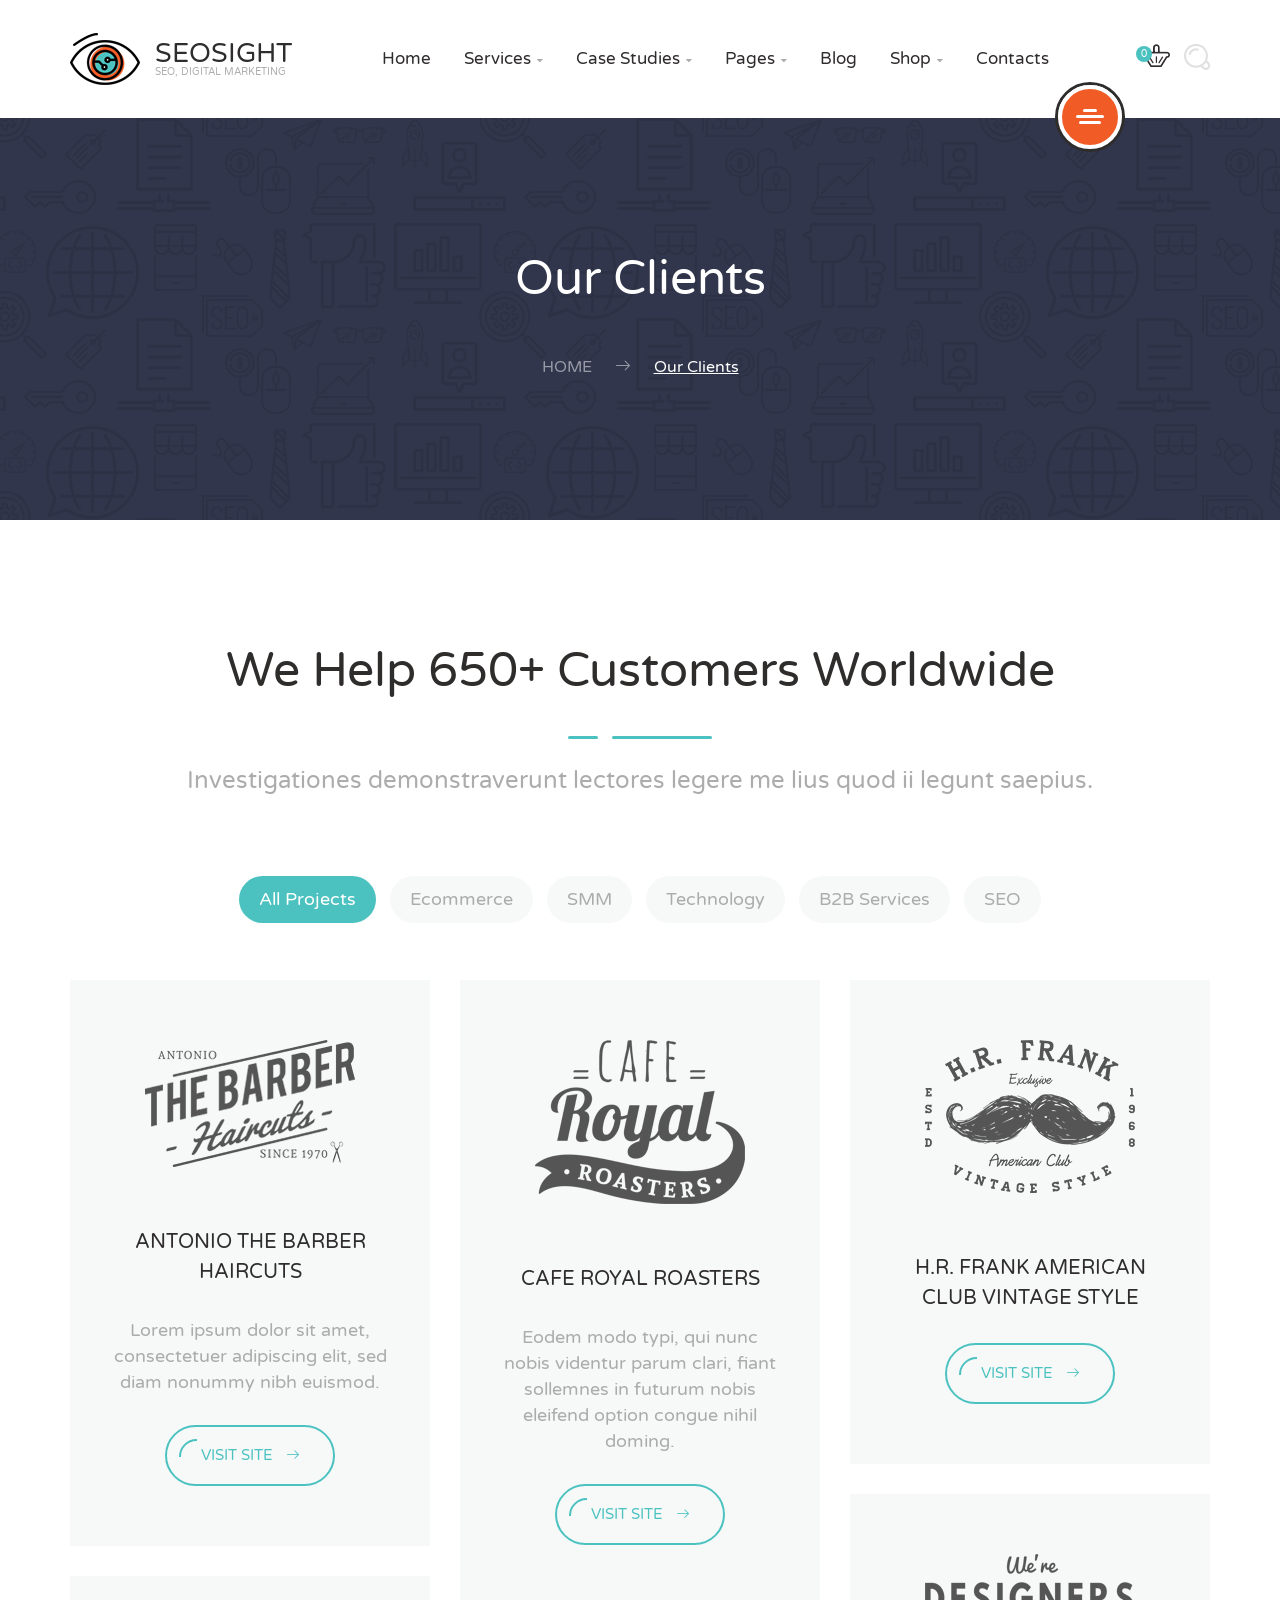
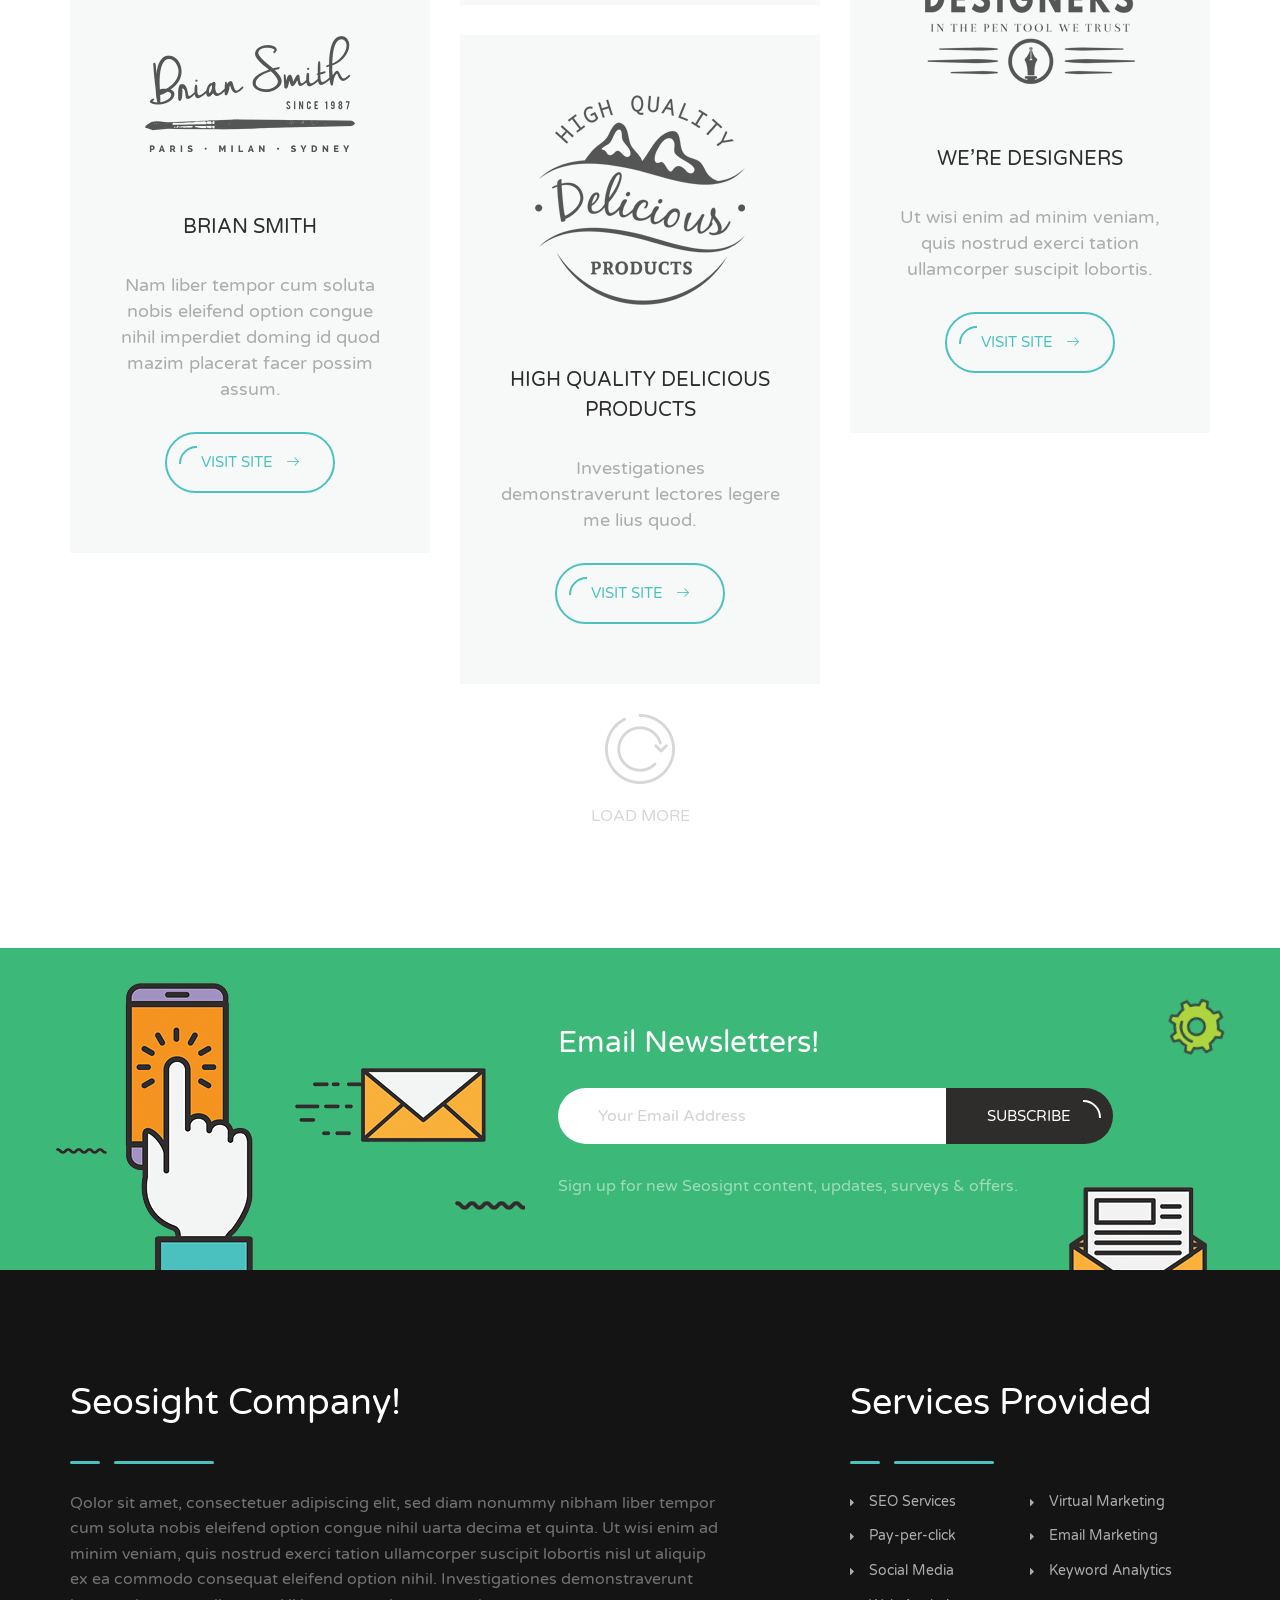
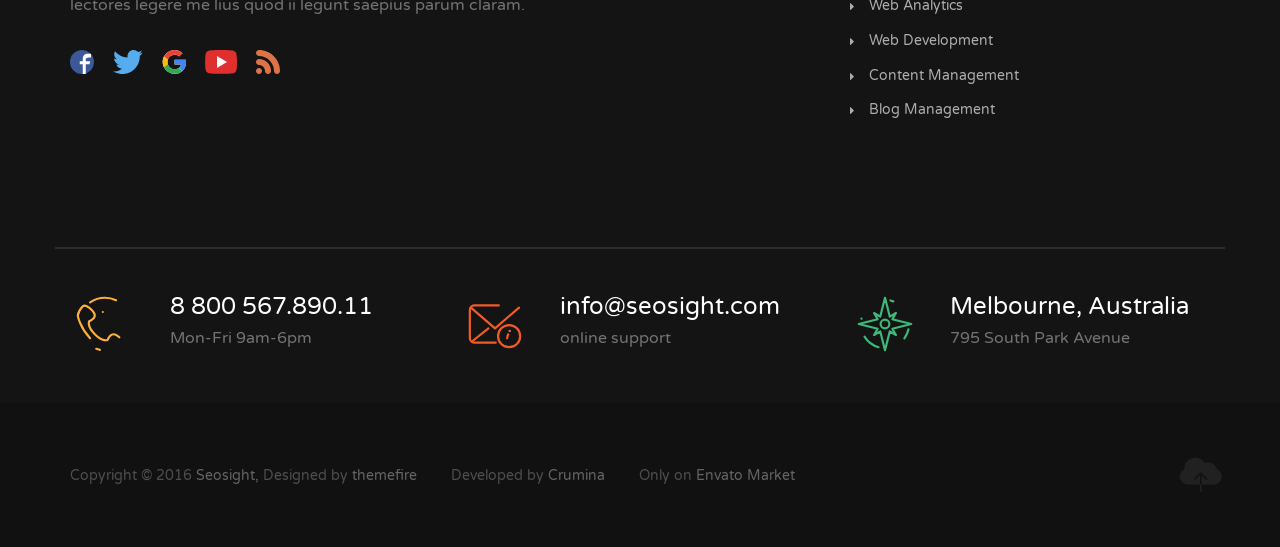
<file: 09_our_clients.html>
<!DOCTYPE html>
<html lang="en">
<head lang="en">
	<meta charset="UTF-8">
	<meta name="viewport" content="width=device-width, initial-scale=1, maximum-scale=1">
	<title>Seosight - Case Studies</title>

	<link rel="stylesheet" type="text/css" href="css/fonts.css">
	<link rel="stylesheet" type="text/css" href="css/crumina-fonts.css">
	<link rel="stylesheet" type="text/css" href="css/normalize.css">
	<link rel="stylesheet" type="text/css" href="css/grid.css">
	<link rel="stylesheet" type="text/css" href="css/base.css">
	<link rel="stylesheet" type="text/css" href="css/blocks.css">
	<link rel="stylesheet" type="text/css" href="css/layouts.css">
	<link rel="stylesheet" type="text/css" href="css/modules.css">
	<link rel="stylesheet" type="text/css" href="css/widgets-styles.css">
	<link rel="stylesheet" type="text/css" href="css/ion.rangeSlider.css">


	<!--Plugins styles-->

	<link rel="stylesheet" type="text/css" href="css/jquery.mCustomScrollbar.css">
	<link rel="stylesheet" type="text/css" href="css/swiper.min.css">
	<link rel="stylesheet" type="text/css" href="css/primary-menu.css">
	<link rel="stylesheet" type="text/css" href="css/magnific-popup.css">

	<!--Styles for RTL-->

	<!--<link rel="stylesheet" type="text/css" href="css/rtl.css">-->

	<!--External fonts-->

	<link href='https://fonts.googleapis.com/css?family=Varela+Round' rel='stylesheet' type='text/css'>

</head>


<body class=" "><!-- Preloader -->
<!--<div id="hellopreloader">
	<div class="preloader">
		<svg width="58" height="58">
			<g fill="none" fill-rule="evenodd" stroke="#FFF" stroke-width="1.5" transform="translate(2 1)">
				<circle cx="42.601" cy="11.462" r="5" fill="#fff">
					<animate attributeName="fill-opacity" begin="0s" calcMode="linear" dur="1.3s" repeatCount="indefinite" values="1;0;0;0;0;0;0;0" />
				</circle>
				<circle cx="49.063" cy="27.063" r="5" fill="none">
					<animate attributeName="fill-opacity" begin="0s" calcMode="linear" dur="1.3s" repeatCount="indefinite" values="0;1;0;0;0;0;0;0" />
				</circle>
				<circle cx="42.601" cy="42.663" r="5" fill="none">
					<animate attributeName="fill-opacity" begin="0s" calcMode="linear" dur="1.3s" repeatCount="indefinite" values="0;0;1;0;0;0;0;0" />
				</circle>
				<circle cx="27" cy="49.125" r="5" fill="none">
					<animate attributeName="fill-opacity" begin="0s" calcMode="linear" dur="1.3s" repeatCount="indefinite" values="0;0;0;1;0;0;0;0" />
				</circle>
				<circle cx="11.399" cy="42.663" r="5" fill="none">
					<animate attributeName="fill-opacity" begin="0s" calcMode="linear" dur="1.3s" repeatCount="indefinite" values="0;0;0;0;1;0;0;0" />
				</circle>
				<circle cx="4.938" cy="27.063" r="5" fill="none">
					<animate attributeName="fill-opacity" begin="0s" calcMode="linear" dur="1.3s" repeatCount="indefinite" values="0;0;0;0;0;1;0;0" />
				</circle>
				<circle cx="11.399" cy="11.462" r="5" fill="none">
					<animate attributeName="fill-opacity" begin="0s" calcMode="linear" dur="1.3s" repeatCount="indefinite" values="0;0;0;0;0;0;1;0" />
				</circle>
				<circle cx="27" cy="5" r="5" fill="none">
					<animate attributeName="fill-opacity" begin="0s" calcMode="linear" dur="1.3s" repeatCount="indefinite" values="0;0;0;0;0;0;0;1" />
				</circle>
			</g>
		</svg>
		<div class="text">Loading ...</div>
	</div>
</div>--><!-- ... end Preloader -->

<!-- Header -->

<header class="header" id="site-header">

	<div class="container">

		<div class="header-content-wrapper">

			<div class="logo">
				<a href="index.html" class="full-block-link"></a>
				<img loading="lazy" src="img/logo-eye.png" alt="Seosight">
				<div class="logo-text">
					<div class="logo-title">Seosight</div>
					<div class="logo-sub-title">SEO, Digital Marketing</div>
				</div>
			</div>

			<nav id="primary-menu" class="primary-menu">

				<a href='javascript:void(0)' id="menu-icon-trigger" class="menu-icon-trigger showhide">
					<span class="mob-menu--title">Menu</span>
					<span id="menu-icon-wrapper" class="menu-icon-wrapper" style="visibility: hidden">
                            <svg width="1000px" height="1000px">
                                <path id="pathD" d="M 300 400 L 700 400 C 900 400 900 750 600 850 A 400 400 0 0 1 200 200 L 800 800"></path>
                                <path id="pathE" d="M 300 500 L 700 500"></path>
                                <path id="pathF" d="M 700 600 L 300 600 C 100 600 100 200 400 150 A 400 380 0 1 1 200 800 L 800 200"></path>
                            </svg>
                        </span>
				</a>

				<!-- menu-icon-wrapper -->

				<ul class="primary-menu-menu">
					<li class="menu-item-has-children">
						<a href="index.html">Home</a>
					</li>

					<li class="">
						<a href="03_services.html">Services</a>
						<ul class="dropdown">
							<li class="megamenu-item-info">
								<h5 class="megamenu-item-info-title">List of Services</h5>
								<p class="megamenu-item-info-text">Choose a Service</p>
							</li>
							<li class="hover-ver2">
								<a href="05_service_details_localseo.html"><i class="seoicon-pin-map"></i>
									Local SEO
								</a>
							</li>
							<li class="hover-ver2">
								<a href="07_service_email_marketing.html"><i class="seoicon-mail-send"></i>
									Email Marketing
								</a>
							</li>
							<li class="hover-ver2">
								<a href="06_service_detail.html"><i class="seoicon-chat-comment"></i>
									Social Media Marketing
								</a>
							</li>
							<li class="menu-item-has-children hover-ver2">
								<a href="04_service_detail_seo.html">
									<i class="seoicon-search"></i>
									Search Engine Optimization
								</a>
							</li>
							<li class="hover-ver2">
								<a href="08_service_ppc_management.html"><i class="seoicon-button"></i>
									Pay Per Click Management
								</a>
							</li>
							<li class="menu-item-has-children hover-ver2">
								<a href="03_services.html">
									<i class="seoicon-pie-graph-split"></i>
									Services Promo List
								</a>
							</li>
						</ul>
					</li>

					<li class="">
						<a href="#">Case Studies</a>
						<ul class="dropdown">
							<li class="">
								<a href="11_case_studies.html">
									Case Studies Page
									<i class="seoicon-right-arrow"></i>
								</a>
							</li>

							<li class="">
								<a href="12_project_details_ver_01.html">
									Project details ver1
									<i class="seoicon-right-arrow"></i>
								</a>
							</li>
							<li class="">
								<a href="13_project_details_ver_02.html">
									Project details ver2
									<i class="seoicon-right-arrow"></i>
								</a>
							</li>
						</ul>
					</li>

					<li class="has-megamenu menu-item-has-children">
						<a href="#">Pages</a>

						<div class="megamenu" style="background-image: url('img/menu-bg.png');">
							<div class="megamenu-row">

								<div class="col3">
									<ul>
										<li class="megamenu-item-info">
											<h5 class="megamenu-item-info-title">Standard Pages</h5>
											<p class="megamenu-item-info-text">Pages that every website needs.</p>
										</li>

										<li>
											<a href="02_abouts.html">Our Agency<i class="seoicon-right-arrow"></i></a>
										</li>
										<li>
											<a href="21_seo_analysis.html">SEO Analysis<i class="seoicon-right-arrow"></i></a>
										</li>

										<li>
											<a href="10_testimonials.html">Testimonials
												<i class="seoicon-right-arrow"></i></a>
										</li>
										<li>
											<a href="09_our_clients.html">Our Special Clients<i class="seoicon-right-arrow"></i></a>
										</li>
										<li>
											<a href="34_pricing-tables.html">Pricing Packages<i class="seoicon-right-arrow"></i></a>
										</li>
										<li>
											<a href="404.html">404 Page<i class="seoicon-right-arrow"></i></a>
										</li>
									</ul>
								</div>
								<div class="col3">
									<ul>
										<li class="megamenu-item-info">
											<h5 class="megamenu-item-info-title">Features</h5>
											<p class="megamenu-item-info-text">Features of Our Digital Agency.</p>
										</li>

										<li>
											<a href="36_slider-with-photo.html">Main slider with photo<i class="seoicon-right-arrow"></i></a>
										</li>
										<li>
											<a href="25_navigation-flat.html">Stunning Headers<i class="seoicon-right-arrow"></i></a>
										</li>

										<li>
											<a href="37_navigation-with-photo.html">Sub-headers with photo<i class="seoicon-right-arrow"></i></a>
										</li>

										<li>
											<a href="38_photo-elements.html">Photo elements<i class="seoicon-right-arrow"></i></a>
										</li>

										<li>
											<a href="32_testimonials.html">Our Testimonials<i class="seoicon-right-arrow"></i></a>
										</li>

									</ul>
								</div>
								<div class="col3">
									<ul>

										<li class="megamenu-item-info">
											<h5 class="megamenu-item-info-title">Web Elements</h5>
											<p class="megamenu-item-info-text">Awesome header and title style
												variations and many more.</p>
										</li>

										<li>
											<a href="typography.html">Typography<i class="seoicon-right-arrow"></i></a>
										</li>
										<li>
											<a href="33_charts_counters.html">Charts &amp; Graphs<i class="seoicon-right-arrow"></i></a>
										</li>
										<li>
											<a href="buttons.html">Buttons<i class="seoicon-right-arrow"></i></a>
										</li>

										<li>
											<a href="28_popup-search.html">Popup Search<i class="seoicon-right-arrow"></i></a>
										</li>

									</ul>
								</div>


								<div class="col3">
									<ul>
										<li>
											<div class="google-logo">
												<img loading="lazy" src="img/google-logo.png" alt="logo">
											</div>

											<p class="google-text">The Yoast Analytics plugin lets you easily
												connect your website to Google Analytics and keep track of all
												your site traffic and key metrics in real-time.
											</p>
										</li>
									</ul>
								</div>

							</div>
						</div>
					</li>
					<li class="">
						<a href="14_blog.html">Blog</a>
					</li>
					<li class="">
						<a href="#">Shop</a>
						<ul class="dropdown">
							<li class="">
								<a href="16_shop.html">
									Shop Page
									<i class="seoicon-right-arrow"></i>
								</a>
							</li>
							<li class="">
								<a href="17_product_details.html">
									Product Details
									<i class="seoicon-right-arrow"></i>
								</a>
							</li>
							<li class="">
								<a href="20_checkout.html">
									Checkout
									<i class="seoicon-right-arrow"></i>
								</a>
							</li>
							<li class="">
								<a href="19_cart.html">
									Shopping Cart
									<i class="seoicon-right-arrow"></i>
								</a>
							</li>
						</ul>

					</li>

					<li class="">
						<a href="22_contacts.html">Contacts</a>
					</li>
				</ul>
			</nav>

			<ul class="nav-add">
				<li class="cart">

					<a href="#" class="js-cart-animate">
						<i class="seoicon-basket"></i>
						<span class="cart-count">0</span>
					</a>

					<div class="cart-popup-wrap">
						<div class="popup-cart">
							<h4 class="title-cart">No products in the cart!</h4>
							<p class="subtitle">Please make your choice.</p>
							<div class="btn btn-small btn--dark">
								<span class="text">view all catalog</span>
							</div>
						</div>
					</div>

				</li>

				<li class="search search_main">
					<a href="#" class="js-open-search">
						<i class="seoicon-loupe"></i>
					</a>
				</li>
			</ul>

			<div class="user-menu open-overlay">
				<a href="#" class="user-menu-content  js-open-aside">
					<span></span>
					<span></span>
					<span></span>
				</a>
			</div>
		</div>

	</div>

</header>


<!-- ... End Header -->

<!-- Right-menu -->

<div class="mCustomScrollbar">
	<div class="popup right-menu">

		<div class="right-menu-wrap">

			<div class="user-menu-close js-close-aside">
				<a href="#" class="user-menu-content  js-clode-aside">
					<span></span>
					<span></span>
				</a>
			</div>

			<div class="logo">
				<a href="index.html" class="full-block-link"></a>
				<img loading="lazy" src="img/logo-eye.png" alt="Seosight">
				<div class="logo-text">
					<div class="logo-title">Seosight</div>
				</div>
			</div>

			<p class="text">Investigationes demonstraverunt lectores legere me lius quod
				ii legunt saepius est etiam processus dynamicus.
			</p>

		</div>

		<div class="widget login">

			<h4 class="login-title">Sign In to Your Account</h4>
			<input class="input-standard-grey" placeholder="Username or Email" type="text">
			<input class="password input-standard-grey" placeholder="Password" type="password">
			<div class="login-btn-wrap">

				<div class="btn btn-medium btn--dark btn-hover-shadow">
					<span class="text">login now</span>
					<span class="semicircle"></span>
				</div>

				<div class="remember-wrap">

					<div class="checkbox">
						<input id="remember" type="checkbox" name="remember" value="remember">
						<label for="remember">Remember Me</label>
					</div>

				</div>

			</div>

			<div class="helped">Lost your password?</div>
			<div class="helped js-window-popup">Register Now</div>

		</div>

		<div class="widget contacts">

			<h4 class="contacts-title">Get In Touch</h4>
			<p class="contacts-text">Lorem ipsum dolor sit amet, duis metus ligula amet in purus,
				vitae donec vestibulum enim, tincidunt massa sit, convallis ipsum.
			</p>

			<div class="contacts-item">
				<img loading="lazy" src="img/contact4.png" alt="phone">
				<div class="content">
					<a href="#" class="title">8 800 567.890.11</a>
					<p class="sub-title">Mon-Fri 9am-6pm</p>
				</div>
			</div>

			<div class="contacts-item">
				<img loading="lazy" src="img/contact5.png" alt="phone">
				<div class="content">
					<a href="#" class="title">info@seosight.com</a>
					<p class="sub-title">online support</p>
				</div>
			</div>

			<div class="contacts-item">
				<img loading="lazy" src="img/contact6.png" alt="phone">
				<div class="content">
					<a href="#" class="title">Melbourne, Australia</a>
					<p class="sub-title">795 South Park Avenue</p>
				</div>
			</div>

		</div>

	</div>

</div>

<!-- ... End Right-menu -->

<div class="content-wrapper">

	<!-- Stunning-header -->

	<div class="stunning-header stunning-header-bg-olive">
		<div class="stunning-header-content">
			<h1 class="stunning-header-title">Our Clients</h1>
			<ul class="breadcrumbs">
				<li class="breadcrumbs-item">
					<a href="index.html">Home</a>
					<i class="seoicon-right-arrow"></i>
				</li>
				<li class="breadcrumbs-item active">
					<span href="#">Our Clients</span>
					<i class="seoicon-right-arrow"></i>
				</li>
			</ul>
		</div>
	</div>

	<!-- End Stunning-header -->

	<!-- Overlay search -->

	<div class="overlay_search">
		<div class="container">
			<div class="row">
				<div class="form_search-wrap">
					<form>
						<input class="overlay_search-input" placeholder="Type and hit Enter..." type="text">
						<a href="#" class="overlay_search-close">
							<span></span>
							<span></span>
						</a>
					</form>
				</div>
			</div>
		</div>
	</div>

	<!-- End Overlay search -->

	<!-- Client items style-2 -->

	<div class="container">
		<div class="row medium-padding120">
			<div class="col-lg-12 col-md-12 col-sm-12 col-xs-12">
				<div class="heading align-center">
					<h4 class="h1 heading-title">We Help 650+ Customers Worldwide</h4>
					<div class="heading-line">
						<span class="short-line"></span>
						<span class="long-line"></span>
					</div>
					<p class="heading-text">Investigationes demonstraverunt lectores legere me lius quod ii legunt saepius.
					</p>
				</div>
			</div>

			<div class="col-lg-12 col-md-12 col-sm-12 col-xs-12">
				<div class="clients-grid">

					<ul class="cat-list-bg-style align-center sorting-menu">
						<li class="cat-list__item active" data-filter="*"><a href="#" class="">All Projects</a></li>
						<li class="cat-list__item" data-filter=".ecommerce"><a href="#" class="">Ecommerce</a></li>
						<li class="cat-list__item" data-filter=".smm"><a href="#" class="">SMM</a></li>
						<li class="cat-list__item" data-filter=".technology"><a href="#" class="">Technology</a></li>
						<li class="cat-list__item" data-filter=".b2b"><a href="#" class="">B2B Services</a></li>
						<li class="cat-list__item" data-filter=".seo"><a href="#" class="">SEO</a></li>
					</ul>


					<div class="row sorting-container" id="clients-grid" data-layout="masonry">

						<div class="col-lg-4 col-md-6 col-sm-6 col-xs-12 sorting-item ecommerce smm">
							<div class="client-item-style2 col-3 bg-border-color mb30">

								<div class="client-image">
									<img loading="lazy" src="img/client1-hover.png" alt="logo">
									<img loading="lazy" src="img/client-white1.png" alt="logo" class="hover">
								</div>

								<h5 class="clients-item-title">Antonio The Barber Haircuts</h5>
								<p class="clients-item-text">Lorem ipsum dolor sit amet, consectetuer adipiscing elit,
									sed diam nonummy nibh euismod.
								</p>

								<div class="btn btn-medium btn-border c-primary">
									<span class="text">Visit Site</span>
									<span class="semicircle"></span>
									<i class="seoicon-right-arrow"></i>
								</div>
							</div>
						</div>

						<div class="col-lg-4 col-md-6 col-sm-6 col-xs-12 sorting-item technology seo">

							<div class="client-item-style2 col-3 bg-border-color  mb30">

								<div class="client-image">
									<img loading="lazy" src="img/client2-hover.png" alt="logo">
									<img loading="lazy" src="img/client-white2.png" alt="logo" class="hover">
								</div>

								<h5 class="clients-item-title">Cafe Royal Roasters</h5>
								<p class="clients-item-text">Eodem modo typi, qui nunc nobis videntur parum clari,
									fiant sollemnes in futurum nobis eleifend option congue nihil doming.
								</p>

								<div class="btn btn-medium btn-border c-primary">
									<span class="text">Visit Site</span>
									<span class="semicircle"></span>
									<i class="seoicon-right-arrow"></i>
								</div>
							</div>
						</div>

						<div class="col-lg-4 col-md-6 col-sm-6 col-xs-12 sorting-item seo b2b smm">

							<div class="client-item-style2 col-3 bg-border-color  mb30">

								<div class="client-image">
									<img loading="lazy" src="img/client4-hover.png" alt="logo">
									<img loading="lazy" src="img/client-white4.png" alt="logo" class="hover">
								</div>

								<h5 class="clients-item-title">H.R. Frank American Club Vintage Style</h5>

								<div class="btn btn-medium btn-border c-primary">
									<span class="text">Visit Site</span>
									<span class="semicircle"></span>
									<i class="seoicon-right-arrow"></i>
								</div>
							</div>

						</div>

						<div class="col-lg-4 col-md-6 col-sm-6 col-xs-12 sorting-item technology ecommerce">

							<div class="client-item-style2 col-3 bg-border-color mb30">

								<div class="client-image">
									<img loading="lazy" src="img/client5-hover.png" alt="logo">
									<img loading="lazy" src="img/client-white5.png" alt="logo" class="hover">
								</div>

								<h5 class="clients-item-title">We’re Designers</h5>
								<p class="clients-item-text">Ut wisi enim ad minim veniam, quis nostrud exerci
									tation ullamcorper suscipit lobortis.
								</p>

								<div class="btn btn-medium btn-border c-primary">
									<span class="text">Visit Site</span>
									<span class="semicircle"></span>
									<i class="seoicon-right-arrow"></i>
								</div>
							</div>

						</div>

						<div class="col-lg-4 col-md-6 col-sm-6 col-xs-12 sorting-item">

							<div class="client-item-style2 col-3 bg-border-color mb30">

								<div class="client-image">
									<img loading="lazy" src="img/client3-hover.png" alt="logo">
									<img loading="lazy" src="img/client-white3.png" alt="logo" class="hover">
								</div>

								<h5 class="clients-item-title">Brian Smith</h5>
								<p class="clients-item-text">Nam liber tempor cum soluta nobis eleifend option congue
									nihil imperdiet doming id quod mazim placerat facer possim assum.
								</p>

								<div class="btn btn-medium btn-border c-primary">
									<span class="text">Visit Site</span>
									<span class="semicircle"></span>
									<i class="seoicon-right-arrow"></i>
								</div>
							</div>
						</div>

						<div class="col-lg-4 col-md-6 col-sm-6 col-xs-12 sorting-item ecommerce smm seo">

							<div class="client-item-style2 col-3 bg-border-color mb30">

								<div class="client-image">
									<img loading="lazy" src="img/client6-hover.png" alt="logo">
									<img loading="lazy" src="img/client-white6.png" alt="logo" class="hover">
								</div>

								<h5 class="clients-item-title">High Quality Delicious Products</h5>
								<p class="clients-item-text">Investigationes demonstraverunt lectores legere me lius quod.
								</p>

								<div class="btn btn-medium btn-border c-primary">
									<span class="text">Visit Site</span>
									<span class="semicircle"></span>
									<i class="seoicon-right-arrow"></i>
								</div>
							</div>

						</div>
					</div>

					<a href="#" class="load-more" id="load-more-button" data-load-link="clients-to-load.html" data-container="clients-grid">
                <span class="load-more-img-wrap">
                    <img loading="lazy" src="img/load-more-line.png" alt="load-more">
                </span>
						<span class="load-more-text">load more</span>
					</a>

				</div>
			</div>
		</div>
	</div>

	<!-- End Client items style-2 -->

	<!-- Subscribe Form -->

	<div class="container-fluid bg-green-color">
		<div class="row">
			<div class="container">

				<div class="row">

					<div class="subscribe scrollme">

						<div class="col-lg-6 col-lg-offset-5 col-md-6 col-md-offset-5 col-sm-12 col-xs-12">
							<h4 class="subscribe-title">Email Newsletters!</h4>
							<form class="subscribe-form crumina-submit" method="post" data-nonce="crumina-submit-form-nonce" data-type="standard" action="modules/forms/submit.php">
								<input class="input-standard-grey input-white" name="email" placeholder="Your Email Address" type="email" required>
								<button class="subscr-btn">subscribe
									<span class="semicircle--right"></span>
								</button>
							</form>
							<div class="sub-title">Sign up for new Seosignt content, updates, surveys & offers.</div>

						</div>

						<div class="images-block">
							<img loading="lazy" src="img/subscr-gear.png" alt="gear" class="gear">
							<img loading="lazy" src="img/subscr1.png" alt="mail" class="mail">
							<img loading="lazy" src="img/subscr-mailopen.png" alt="mail" class="mail-2">
						</div>
					</div>
				</div>
			</div>
		</div>
	</div>

	<!-- End Subscribe Form -->

</div>

<!-- Footer -->

<footer class="footer">
	<div class="container">
		<div class="row">

			<div class="info">
				<div class="col-lg-7 col-md-7 col-sm-12 col-xs-12">
					<div class="heading">
						<h3 class="heading-title">Seosight Company!</h3>
						<div class="heading-line">
							<span class="short-line"></span>
							<span class="long-line"></span>
						</div>
						<p class="heading-text">Qolor sit amet, consectetuer adipiscing elit, sed diam nonummy nibham
							liber tempor cum soluta nobis eleifend option congue nihil uarta decima et quinta.
							Ut wisi enim ad minim veniam, quis nostrud exerci tation ullamcorper suscipit lobortis nisl
							ut aliquip ex ea commodo consequat eleifend option nihil. Investigationes demonstraverunt
							lectores legere me lius quod ii legunt saepius parum claram.
						</p>
					</div>

					<div class="socials">
						<a href="" class="social__item">
							<img loading="lazy" src="svg/circle-facebook.svg" alt="facebook">
						</a>
						<a href="" class="social__item">
							<img loading="lazy" src="svg/twitter.svg" alt="twitter">
						</a>
						<a href="" class="social__item">
							<img loading="lazy" src="svg/google.svg" alt="google">
						</a>
						<a href="" class="social__item">
							<img loading="lazy" src="svg/youtube.svg" alt="youtube">
						</a>
						<a href="" class="social__item">
							<img loading="lazy" src="svg/rss.svg" alt="rss">
						</a>
					</div>
				</div>

				<div class="col-lg-4 col-lg-offset-1 col-md-4 col-md-offset-1 col-sm-12 col-xs-12">
					<div class="services">
						<div class="heading">
							<h3 class="heading-title">Services Provided</h3>
							<div class="heading-line">
								<span class="short-line"></span>
								<span class="long-line"></span>
							</div>
						</div>

						<ul class="list list--primary">
							<li>
								<i class="fa fa-caret-right" aria-hidden="true"></i>
								<a href="#">SEO Services</a>
							</li>
							<li>
								<i class="fa fa-caret-right" aria-hidden="true"></i>
								<a href="#">Pay-per-click</a>
							</li>
							<li>
								<i class="fa fa-caret-right" aria-hidden="true"></i>
								<a href="#">Social Media</a>
							</li>
							<li>
								<i class="fa fa-caret-right" aria-hidden="true"></i>
								<a href="#">Web Analytics</a>
							</li>
							<li>
								<i class="fa fa-caret-right" aria-hidden="true"></i>
								<a href="#">Web Development</a>
							</li>
							<li>
								<i class="fa fa-caret-right" aria-hidden="true"></i>
								<a href="#">Content Management</a>
							</li>
							<li>
								<i class="fa fa-caret-right" aria-hidden="true"></i>
								<a href="#">Blog Management</a>
							</li>
						</ul>

						<ul class="list list--primary">
							<li>
								<i class="fa fa-caret-right" aria-hidden="true"></i>
								<a href="#">Virtual Marketing</a>
							</li>
							<li>
								<i class="fa fa-caret-right" aria-hidden="true"></i>
								<a href="#">Email Marketing</a>
							</li>
							<li>
								<i class="fa fa-caret-right" aria-hidden="true"></i>
								<a href="#">Keyword Analytics</a>
							</li>
						</ul>
					</div>
				</div>
			</div>

		</div>

		<div class="row">
			<div class="contacts">
				<div class="col-lg-4 col-md-12 col-sm-12 col-xs-12">
					<div class="contacts-item">
						<div class="icon js-animate-icon">
							<svg enable-background="new 0 0 64 64" version="1.1" viewBox="0 0 64 64" xml:space="preserve" xmlns="http://www.w3.org/2000/svg"><path d="  M45.1,44.2C42.9,42,39.6,40,37,42.6c-1.8,1.8-2.6,3.9-2.6,3.9s-4.3,2.3-11.7-5.2s-5.2-11.7-5.2-11.7s2.1-0.8,3.9-2.6  c2.6-2.6,0.6-5.9-1.7-8.1c-2.7-2.7-6.2-4.9-8.2-2.9c-3.7,3.7-4.4,8.4-4.4,8.4S9,35.5,18.7,45.3s20.9,11.6,20.9,11.6s4.7-0.7,8.4-4.4  C50,50.4,47.8,46.9,45.1,44.2z" fill="none" stroke="#fcb03b" stroke-linecap="round" stroke-linejoin="round" stroke-miterlimit="10" stroke-width="2"/><path d="  M18.4,12.2C22.2,9.5,26.9,8,32,8c13.3,0,24,10.8,24,24c0,4-1.3,9-4.4,12.2" fill="none" stroke="#fcb03b" stroke-linecap="round" stroke-linejoin="round" stroke-miterlimit="10" stroke-width="2"/><path d="  M27.3,55.6c-9.8-1.9-17.5-9.8-19.1-19.7" fill="none" stroke="#fcb03b" stroke-linecap="round" stroke-linejoin="round" stroke-miterlimit="10" stroke-width="2"/><path d="  M30,21c0,0,4.4,0,5.2,0c1.2,0,1.8,0.2,1.8,1.1s0,0.7,0,1.3c0,0.6,0,1.4-1.6,2.5c-2.3,1.6-5.6,3.8-5.6,5.1c0,1.6,0.7,2,1.8,2  s5.3,0,5.3,0" fill="none" stroke="#fcb03b" stroke-linecap="round" stroke-linejoin="round" stroke-miterlimit="10" stroke-width="2"/><path d="  M40,21c0,0,0,2.8,0,3.8S39.9,27,41.5,27c1.6,0,4.5,0,4.5,0v-6.1V33" fill="none" stroke="#fcb03b" stroke-linecap="round" stroke-linejoin="round" stroke-miterlimit="10" stroke-width="2"/></svg>
						</div>
						<div class="content">
							<a href="#" class="title">8 800 567.890.11</a>
							<p class="sub-title">Mon-Fri 9am-6pm</p>
						</div>
					</div>
				</div>

				<div class="col-lg-4 col-md-12 col-sm-12 col-xs-12">
					<div class="contacts-item">
						<div class="icon js-animate-icon">
							<svg enable-background="new 0 0 64 64" version="1.1" viewBox="0 0 64 64" xml:space="preserve" xmlns="http://www.w3.org/2000/svg"><polyline fill="none" points="  54,17 32,36 10,17 " stroke="#f15b26" stroke-linecap="round" stroke-linejoin="round" stroke-miterlimit="10" stroke-width="2"/><line fill="none" stroke="#f15b26" stroke-linecap="round" stroke-linejoin="round" stroke-miterlimit="10" stroke-width="2" x1="10.9" x2="26" y1="48" y2="36"/><path d="  M32.7,49H13c-2.2,0-4-1.8-4-4V19c0-2.2,1.8-4,4-4h38c2.2,0,4,1.8,4,4v15.5" fill="none" stroke="#f15b26" stroke-linecap="round" stroke-linejoin="round" stroke-miterlimit="10" stroke-width="2"/><circle cx="44.9" cy="43.1" fill="none" r="10.1" stroke="#f15b26" stroke-linecap="round" stroke-linejoin="round" stroke-miterlimit="10" stroke-width="2"/><path d="  M44,41.4c0,0-1.3,3.4-0.9,5.1c0.4,1.7,2.6,2.1,3.7,1.1" fill="none" stroke="#f15b26" stroke-linecap="round" stroke-linejoin="round" stroke-miterlimit="10" stroke-width="2"/><g><circle cx="45.4" cy="38.3" fill="#DCE9EE" r="0.9"/><path d="M45.4,37.3c-0.5,0-0.9,0.4-0.9,0.9c0,0.5,0.4,0.9,0.9,0.9s0.9-0.4,0.9-0.9C46.4,37.8,46,37.3,45.4,37.3   L45.4,37.3z" fill="#f15b26"/></g></svg>
						</div>
						<div class="content">
							<a href="#" class="title">info@seosight.com</a>
							<p class="sub-title">online support</p>
						</div>
					</div>
				</div>

				<div class="col-lg-4 col-md-12 col-sm-12 col-xs-12">
					<div class="contacts-item">
						<div class="icon js-animate-icon">
							<svg enable-background="new 0 0 64 64" version="1.1" viewBox="0 0 64 64" xml:space="preserve" xmlns="http://www.w3.org/2000/svg"><polygon fill="none" points="  38.7,36.4 56,32 38.7,27.6 42,22 36.4,25.3 32,8 27.6,25.3 22,22 25.3,27.6 8,32 25.3,36.4 22,42 27.6,38.7 32,56 36.4,38.7 42,42   " stroke="#3cb878" stroke-linecap="round" stroke-linejoin="round" stroke-miterlimit="10" stroke-width="2"></polygon><circle cx="32" cy="32" fill="none" r="4" stroke="#3cb878" stroke-linecap="round" stroke-linejoin="round" stroke-miterlimit="10" stroke-width="2"></circle><path d="  M26.1,53.2c-7.9-2.2-13.9-8.6-15.6-16.7" fill="none" stroke="#3cb878" stroke-linecap="round" stroke-linejoin="round" stroke-miterlimit="10" stroke-width="2"></path><path d="  M53.5,36.9c-1.8,8.1-8.2,14.6-16.3,16.5" fill="none" stroke="#3cb878" stroke-linecap="round" stroke-linejoin="round" stroke-miterlimit="10" stroke-width="2"></path><path d="  M36.9,10.5c8.2,1.9,14.7,8.3,16.6,16.6" fill="none" stroke="#3cb878" stroke-linecap="round" stroke-linejoin="round" stroke-miterlimit="10" stroke-width="2"></path><path d="  M10.5,27.1c1.9-8.2,8.3-14.6,16.4-16.5" fill="none" stroke="#3cb878" stroke-linecap="round" stroke-linejoin="round" stroke-miterlimit="10" stroke-width="2"></path></svg>
						</div>
						<div class="content">
							<a href="#" class="title">Melbourne, Australia</a>
							<p class="sub-title">795 South Park Avenue</p>
						</div>
					</div>
				</div>
			</div>
		</div>

	</div>

	<div class="sub-footer">
		<div class="container">
			<div class="row">
				<div class="col-lg-12 col-md-12 col-sm-12 col-xs-12">
                    <span>
                        Copyright © 2016 <a href="index.html" class="sub-footer__link">Seosight,</a>
                        Designed by <a href="https://themeforest.net/user/themefire/portfolio">themefire</a>
                    </span>

					<span>Developed by <a href="https://themeforest.net/user/crumina/portfolio">Crumina</a></span>
					<span>Only on <a href="https://themeforest.net/user/crumina/portfolio">Envato Market</a></span>

					<a class="back-to-top" href="#">
						<svg class="back-to-top">
							<use xlink:href="#to-top"></use>
						</svg>
					</a>
				</div>
			</div>
		</div>
	</div>

</footer>

<!-- End Footer -->


<svg style="display:none;">
	<symbol id="arrow-left" viewBox="122.9 388.2 184.3 85">
		<path d="M124.1,431.3c0.1,2,1,3.8,2.4,5.2c0,0,0.1,0.1,0.1,0.1l34.1,34.1c1.6,1.6,3.7,2.5,5.9,2.5s4.3-0.9,5.9-2.4
		c1.6-1.6,2.4-3.7,2.4-5.9s-0.9-3.9-2.4-5.5l-19.9-19.5h11.1c1.5,0,2.7-1.5,2.7-3c0-1.5-1.2-3-2.7-3h-17.6c-1.1,0-2.1,0.6-2.5,1.6
		c-0.4,1-0.2,2.1,0.6,2.9l24.4,24.4c0.6,0.6,0.9,1.3,0.9,2.1s-0.3,1.6-0.9,2.1c-0.6,0.6-1.3,0.9-2.1,0.9s-1.6-0.3-2.1-0.9
		l-34.2-34.2c0,0,0,0,0,0c-0.6-0.6-0.8-1.4-0.9-1.9c0,0,0,0,0,0c0-0.2,0-0.4,0-0.6c0.1-0.6,0.3-1.1,0.7-1.6c0-0.1,0.1-0.1,0.2-0.2
		l34.1-34.1c0.6-0.6,1.3-0.9,2.1-0.9s1.6,0.3,2.1,0.9c0.6,0.6,0.9,1.3,0.9,2.1s-0.3,1.6-0.9,2.1l-24.4,24.4c-0.8,0.8-1,2-0.6,3
		c0.4,1,1.4,1.7,2.5,1.7h125.7c1.5,0,2.7-1,2.7-2.5c0-1.5-1.2-2.5-2.7-2.5H152.6l19.9-20.1c1.6-1.6,2.4-3.8,2.4-6s-0.9-4.4-2.4-6
		c-1.6-1.6-3.7-2.5-5.9-2.5s-4.3,0.9-5.9,2.4l-34.1,34.1c-0.2,0.2-0.3,0.3-0.5,0.5c-1.1,1.2-1.8,2.8-2,4.4
		C124.1,430.2,124.1,430.8,124.1,431.3C124.1,431.3,124.1,431.3,124.1,431.3z"></path>
		<path d="M283.3,427.9h14.2c1.7,0,3,1.3,3,3c0,1.7-1.4,3-3,3H175.1c-1.5,0-2.7,1.5-2.7,3c0,1.5,1.2,3,2.7,3h122.4
		c4.6,0,8.4-3.9,8.4-8.5c0-4.6-3.8-8.5-8.4-8.5h-14.2c-1.5,0-2.7,1-2.7,2.5C280.7,426.9,281.8,427.9,283.3,427.9z"></path>
	</symbol>
	<symbol id="arrow-right" viewBox="122.9 388.2 184.3 85">
		<path d="M305.9,430.2c-0.1-2-1-3.8-2.4-5.2c0,0-0.1-0.1-0.1-0.1l-34.1-34.1c-1.6-1.6-3.7-2.5-5.9-2.5c-2.2,0-4.3,0.9-5.9,2.4
		c-1.6,1.6-2.4,3.7-2.4,5.9s0.9,4.1,2.4,5.7l19.9,19.6h-11.1c-1.5,0-2.7,1.5-2.7,3c0,1.5,1.2,3,2.7,3h17.6c1.1,0,2.1-0.7,2.5-1.7
		c0.4-1,0.2-2.2-0.6-2.9l-24.4-24.5c-0.6-0.6-0.9-1.3-0.9-2.1s0.3-1.6,0.9-2.1c0.6-0.6,1.3-0.9,2.1-0.9c0.8,0,1.6,0.3,2.1,0.9
		l34.2,34.2c0,0,0,0,0,0c0.6,0.6,0.8,1.4,0.9,1.9c0,0,0,0,0,0c0,0.2,0,0.4,0,0.6c-0.1,0.6-0.3,1.1-0.7,1.6c0,0.1-0.1,0.1-0.2,0.2
		l-34.1,34.1c-0.6,0.6-1.3,0.9-2.1,0.9s-1.6-0.3-2.1-0.9c-0.6-0.6-0.9-1.3-0.9-2.1s0.3-1.6,0.9-2.1l24.4-24.4c0.8-0.8,1-1.9,0.6-2.9
		c-0.4-1-1.4-1.6-2.5-1.6H158.1c-1.5,0-2.7,1-2.7,2.5c0,1.5,1.2,2.5,2.7,2.5h119.3l-19.9,20c-1.6,1.6-2.4,3.7-2.4,6s0.9,4.4,2.4,5.9
		c1.6,1.6,3.7,2.5,5.9,2.5s4.3-0.9,5.9-2.4l34.1-34.1c0.2-0.2,0.3-0.3,0.5-0.5c1.1-1.2,1.8-2.8,2-4.4
		C305.9,431.3,305.9,430.8,305.9,430.2C305.9,430.2,305.9,430.2,305.9,430.2z"></path>
		<path d="M146.7,433.9h-14.2c-1.7,0-3-1.3-3-3c0-1.7,1.4-3,3-3h122.4c1.5,0,2.7-1.5,2.7-3c0-1.5-1.2-3-2.7-3H132.4
		c-4.6,0-8.4,3.9-8.4,8.5c0,4.6,3.8,8.5,8.4,8.5h14.2c1.5,0,2.7-1,2.7-2.5C149.3,434.9,148.1,433.9,146.7,433.9z"></path>
	</symbol>
	<symbol id="to-top" viewBox="0 0 32 32">
		<path d="M17,22 L25.0005601,22 C27.7616745,22 30,19.7558048 30,17 C30,14.9035809 28.7132907,13.1085075 26.8828633,12.3655101
         L26.8828633,12.3655101 C26.3600217,9.87224935 24.1486546,8 21.5,8 C20.6371017,8 19.8206159,8.19871575 19.0938083,8.55288165
         C17.8911816,6.43144875 15.6127573,5 13,5 C9.13400656,5 6,8.13400656 6,12 C6,12.1381509 6.00400207,12.275367 6.01189661,12.4115388
          L6.01189661,12.4115388 C4.23965876,13.1816085 3,14.9491311 3,17 C3,19.7614237 5.23249418,22 7.99943992,22 L16,22 L16,16 L12.75,19.25
           L12,18.5 L16.5,14 L21,18.5 L20.25,19.25 L17,16 L17,22 L17,22 Z M16,22 L16,27 L17,27 L17,22 L16,22 L16,22 Z" id="cloud-upload"></path>
	</symbol>

</svg>

<!-- JS Script -->

<script src="js/jquery-3.4.1.js"></script>

<script src="js/js-plugins/crum-mega-menu.js"></script>
<script src="js/js-plugins/swiper.jquery.min.js"></script>
<script src="js/js-plugins/waypoints.js"></script>
<script src="js/js-plugins/jquery.drawsvg.js"></script>
<script src="js/js-plugins/jquery-countTo.js"></script>
<script src="js/js-plugins/jquery.mousewheel.js"></script>
<script src="js/js-plugins/jquery.mCustomScrollbar.js"></script>
<script src="js/js-plugins/imagesLoaded.js"></script>
<script src="js/js-plugins/jquery.magnific-popup.js"></script>
<script src="js/js-plugins/jquery.matchHeight.js"></script>
<script src="js/js-plugins/segment.js"></script>
<script src="js/js-plugins/bootstrap.js"></script>
<script src="js/js-plugins/jquery-circle-progress.js"></script>
<script src="js/js-plugins/Headroom.js"></script>
<script src="js/js-plugins/smooth-scroll.js"></script>
<script src="js/js-plugins/jquery.nice-select.js"></script>
<script src="js/js-plugins/fastClick.js"></script>
<script src="js/js-plugins/form-actions.js"></script>
<script src="js/js-plugins/velocity.js"></script>
<script src="js/js-plugins/time-line.js"></script>
<script src="js/js-plugins/ScrollMagic.min.js"></script>
<script src="js/js-plugins/animation.velocity.min.js"></script>
<script src="js/js-plugins/ajax-pagination.js"></script>
<script src="js/js-plugins/donut-chart.js"></script>
<script src="js/js-plugins/isotope.pkgd.min.js"></script>
<script src="js/js-plugins/photo-gallery.js"></script>
<script src="js/js-plugins/ion.rangeSlider.js"></script>
<script src="js/js-plugins/leaflet.js"></script>
<script src="js/js-plugins/MarkerClusterGroup.js"></script>

<script src="js/main.js"></script>

<!-- jQuery-scripts for Modules (Send Message) -->
<script src="modules/forms/src/js/jquery.validate.min.js"></script>
<script src="modules/forms/src/js/sweetalert2.all.js"></script>
<script src="modules/forms/src/js/scripts.js"></script>
<!-- /jQuery-scripts for Modules (Send Message) -->

<!-- ...end JS Script -->

</body>
</html>
</file>
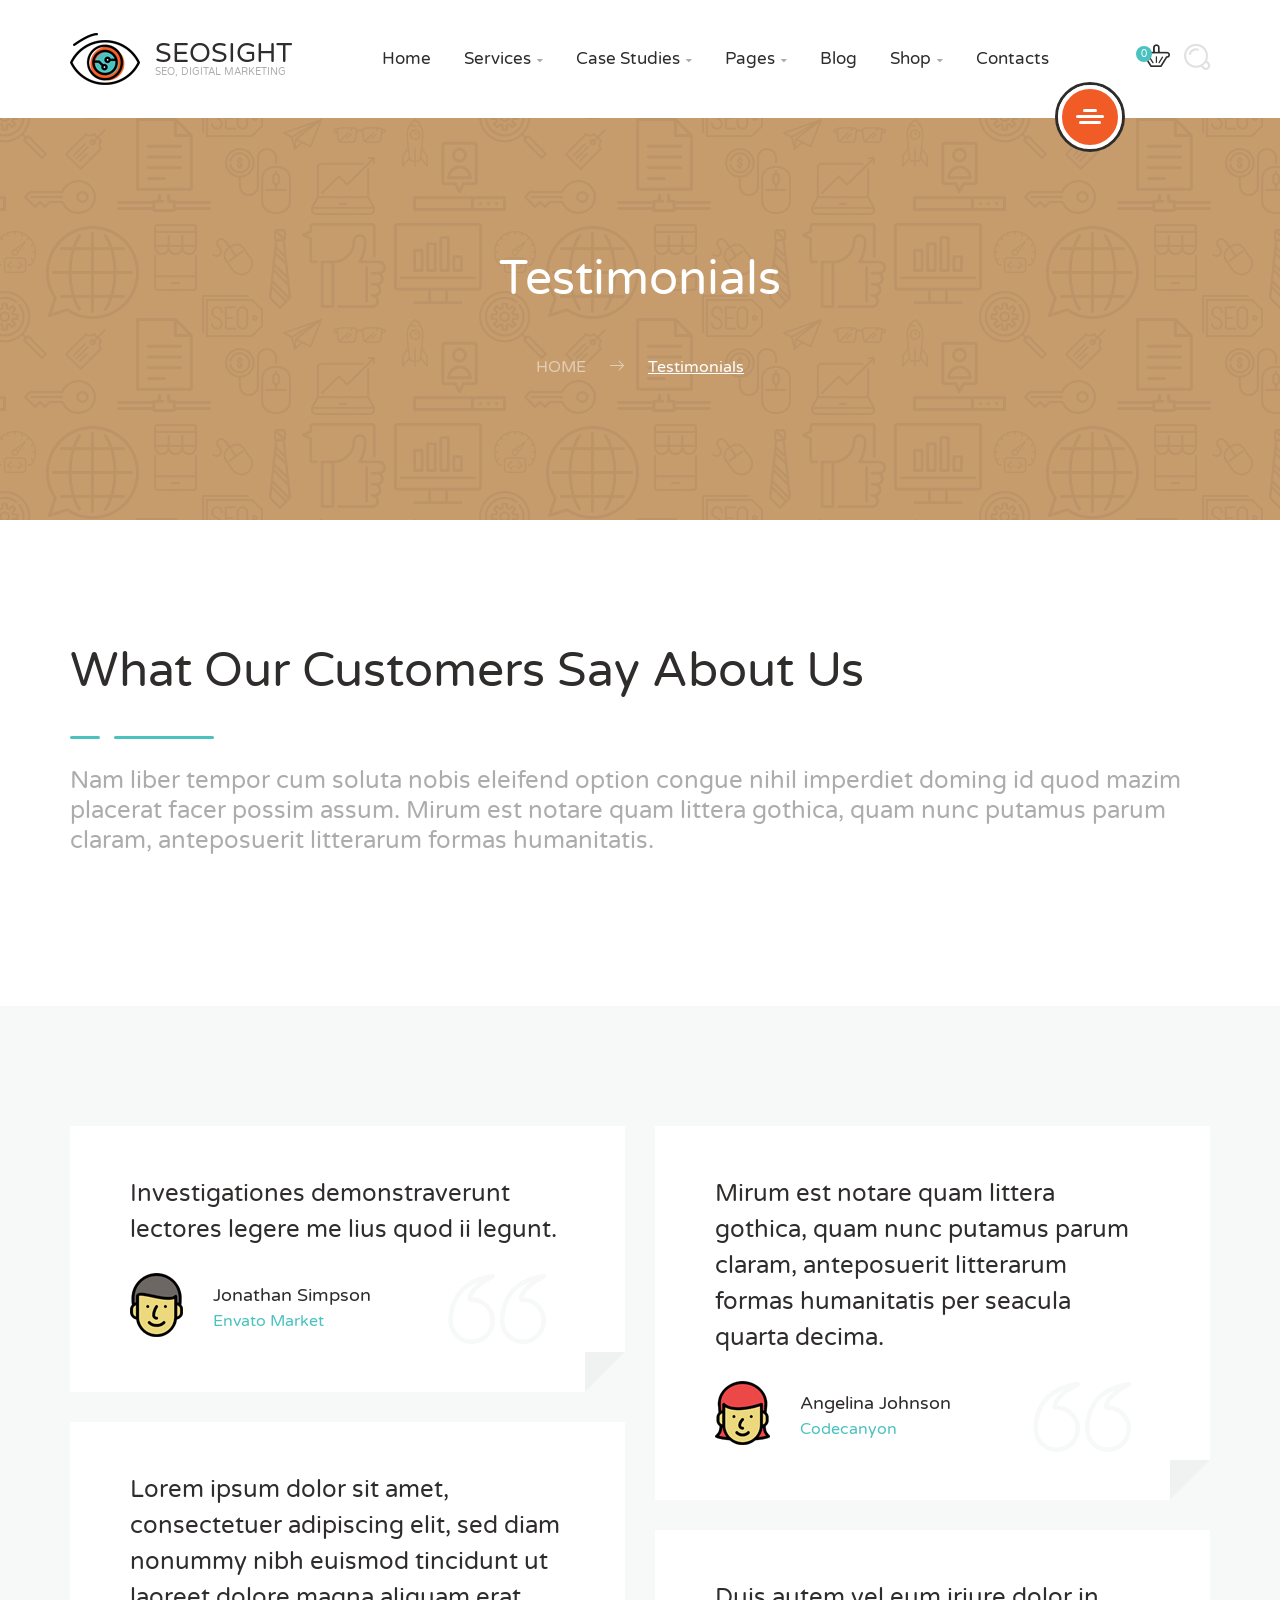
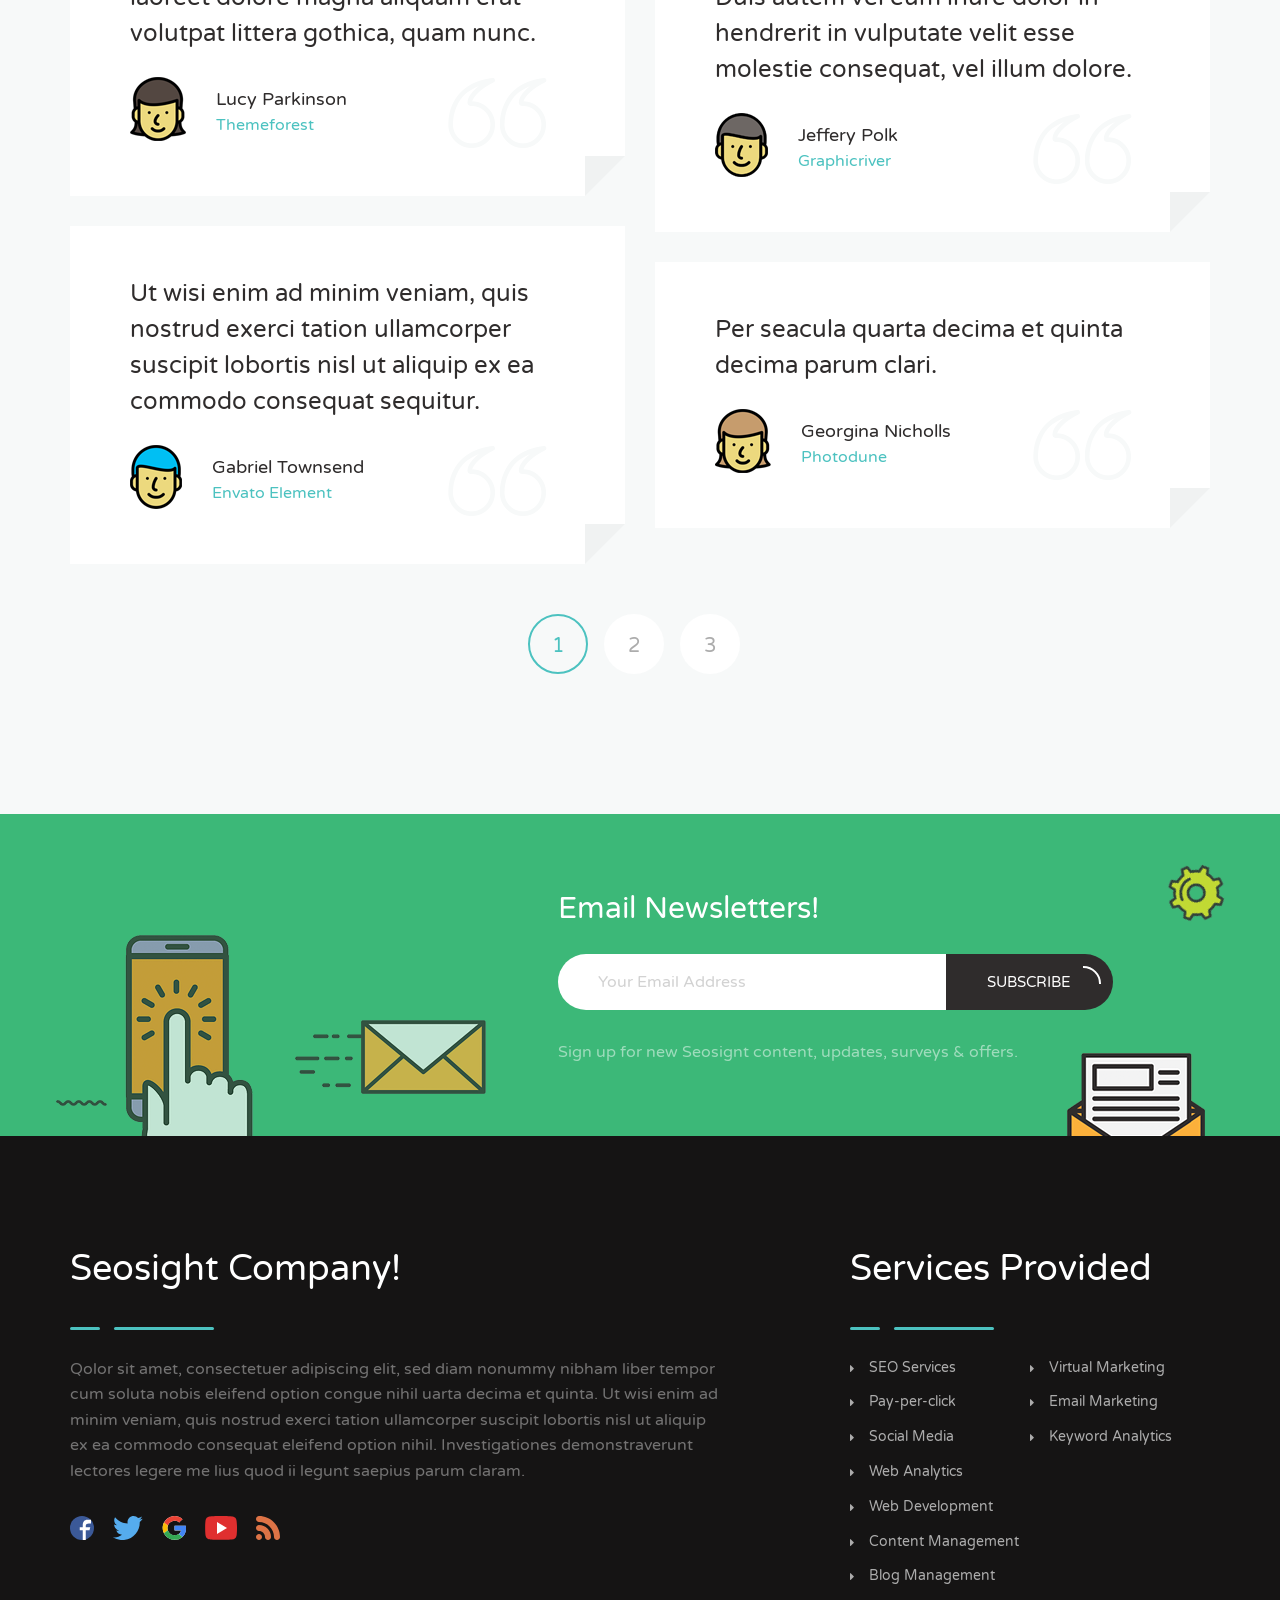
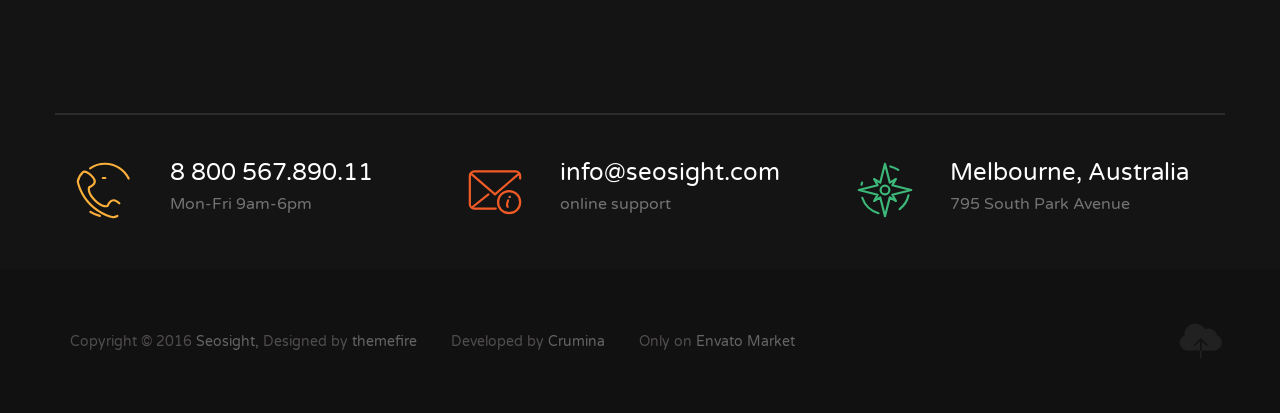
<file: 10_testimonials.html>
<!DOCTYPE html>
<html lang="en">
<head lang="en">
	<meta charset="UTF-8">
	<meta name="viewport" content="width=device-width, initial-scale=1, maximum-scale=1">
	<title>Seosight - Testimonials</title>

	<link rel="stylesheet" type="text/css" href="css/fonts.css">
	<link rel="stylesheet" type="text/css" href="css/crumina-fonts.css">
	<link rel="stylesheet" type="text/css" href="css/normalize.css">
	<link rel="stylesheet" type="text/css" href="css/grid.css">
	<link rel="stylesheet" type="text/css" href="css/base.css">
	<link rel="stylesheet" type="text/css" href="css/blocks.css">
	<link rel="stylesheet" type="text/css" href="css/layouts.css">
	<link rel="stylesheet" type="text/css" href="css/modules.css">
	<link rel="stylesheet" type="text/css" href="css/widgets-styles.css">
	<link rel="stylesheet" type="text/css" href="css/ion.rangeSlider.css">


	<!--Plugins styles-->

	<link rel="stylesheet" type="text/css" href="css/jquery.mCustomScrollbar.css">
	<link rel="stylesheet" type="text/css" href="css/swiper.min.css">
	<link rel="stylesheet" type="text/css" href="css/primary-menu.css">
	<link rel="stylesheet" type="text/css" href="css/magnific-popup.css">

	<!--Styles for RTL-->

	<!--<link rel="stylesheet" type="text/css" href="css/rtl.css">-->

	<!--External fonts-->

	<link href='https://fonts.googleapis.com/css?family=Varela+Round' rel='stylesheet' type='text/css'>

</head>


<body class=" "><!-- Preloader -->
<!--<div id="hellopreloader">
	<div class="preloader">
		<svg width="58" height="58">
			<g fill="none" fill-rule="evenodd" stroke="#FFF" stroke-width="1.5" transform="translate(2 1)">
				<circle cx="42.601" cy="11.462" r="5" fill="#fff">
					<animate attributeName="fill-opacity" begin="0s" calcMode="linear" dur="1.3s" repeatCount="indefinite" values="1;0;0;0;0;0;0;0" />
				</circle>
				<circle cx="49.063" cy="27.063" r="5" fill="none">
					<animate attributeName="fill-opacity" begin="0s" calcMode="linear" dur="1.3s" repeatCount="indefinite" values="0;1;0;0;0;0;0;0" />
				</circle>
				<circle cx="42.601" cy="42.663" r="5" fill="none">
					<animate attributeName="fill-opacity" begin="0s" calcMode="linear" dur="1.3s" repeatCount="indefinite" values="0;0;1;0;0;0;0;0" />
				</circle>
				<circle cx="27" cy="49.125" r="5" fill="none">
					<animate attributeName="fill-opacity" begin="0s" calcMode="linear" dur="1.3s" repeatCount="indefinite" values="0;0;0;1;0;0;0;0" />
				</circle>
				<circle cx="11.399" cy="42.663" r="5" fill="none">
					<animate attributeName="fill-opacity" begin="0s" calcMode="linear" dur="1.3s" repeatCount="indefinite" values="0;0;0;0;1;0;0;0" />
				</circle>
				<circle cx="4.938" cy="27.063" r="5" fill="none">
					<animate attributeName="fill-opacity" begin="0s" calcMode="linear" dur="1.3s" repeatCount="indefinite" values="0;0;0;0;0;1;0;0" />
				</circle>
				<circle cx="11.399" cy="11.462" r="5" fill="none">
					<animate attributeName="fill-opacity" begin="0s" calcMode="linear" dur="1.3s" repeatCount="indefinite" values="0;0;0;0;0;0;1;0" />
				</circle>
				<circle cx="27" cy="5" r="5" fill="none">
					<animate attributeName="fill-opacity" begin="0s" calcMode="linear" dur="1.3s" repeatCount="indefinite" values="0;0;0;0;0;0;0;1" />
				</circle>
			</g>
		</svg>
		<div class="text">Loading ...</div>
	</div>
</div>--><!-- ... end Preloader -->

<!-- Header -->

<header class="header" id="site-header">

	<div class="container">

		<div class="header-content-wrapper">

			<div class="logo">
				<a href="index.html" class="full-block-link"></a>
				<img loading="lazy" src="img/logo-eye.png" alt="Seosight">
				<div class="logo-text">
					<div class="logo-title">Seosight</div>
					<div class="logo-sub-title">SEO, Digital Marketing</div>
				</div>
			</div>

			<nav id="primary-menu" class="primary-menu">

				<a href='javascript:void(0)' id="menu-icon-trigger" class="menu-icon-trigger showhide">
					<span class="mob-menu--title">Menu</span>
					<span id="menu-icon-wrapper" class="menu-icon-wrapper" style="visibility: hidden">
                            <svg width="1000px" height="1000px">
                                <path id="pathD" d="M 300 400 L 700 400 C 900 400 900 750 600 850 A 400 400 0 0 1 200 200 L 800 800"></path>
                                <path id="pathE" d="M 300 500 L 700 500"></path>
                                <path id="pathF" d="M 700 600 L 300 600 C 100 600 100 200 400 150 A 400 380 0 1 1 200 800 L 800 200"></path>
                            </svg>
                        </span>
				</a>

				<!-- menu-icon-wrapper -->

				<ul class="primary-menu-menu">
					<li class="menu-item-has-children">
						<a href="index.html">Home</a>
					</li>

					<li class="">
						<a href="03_services.html">Services</a>
						<ul class="dropdown">
							<li class="megamenu-item-info">
								<h5 class="megamenu-item-info-title">List of Services</h5>
								<p class="megamenu-item-info-text">Choose a Service</p>
							</li>
							<li class="hover-ver2">
								<a href="05_service_details_localseo.html"><i class="seoicon-pin-map"></i>
									Local SEO
								</a>
							</li>
							<li class="hover-ver2">
								<a href="07_service_email_marketing.html"><i class="seoicon-mail-send"></i>
									Email Marketing
								</a>
							</li>
							<li class="hover-ver2">
								<a href="06_service_detail.html"><i class="seoicon-chat-comment"></i>
									Social Media Marketing
								</a>
							</li>
							<li class="menu-item-has-children hover-ver2">
								<a href="04_service_detail_seo.html">
									<i class="seoicon-search"></i>
									Search Engine Optimization
								</a>
							</li>
							<li class="hover-ver2">
								<a href="08_service_ppc_management.html"><i class="seoicon-button"></i>
									Pay Per Click Management
								</a>
							</li>
							<li class="menu-item-has-children hover-ver2">
								<a href="03_services.html">
									<i class="seoicon-pie-graph-split"></i>
									Services Promo List
								</a>
							</li>
						</ul>
					</li>

					<li class="">
						<a href="#">Case Studies</a>
						<ul class="dropdown">
							<li class="">
								<a href="11_case_studies.html">
									Case Studies Page
									<i class="seoicon-right-arrow"></i>
								</a>
							</li>

							<li class="">
								<a href="12_project_details_ver_01.html">
									Project details ver1
									<i class="seoicon-right-arrow"></i>
								</a>
							</li>
							<li class="">
								<a href="13_project_details_ver_02.html">
									Project details ver2
									<i class="seoicon-right-arrow"></i>
								</a>
							</li>
						</ul>
					</li>

					<li class="has-megamenu menu-item-has-children">
						<a href="#">Pages</a>

						<div class="megamenu" style="background-image: url('img/menu-bg.png');">
							<div class="megamenu-row">

								<div class="col3">
									<ul>
										<li class="megamenu-item-info">
											<h5 class="megamenu-item-info-title">Standard Pages</h5>
											<p class="megamenu-item-info-text">Pages that every website needs.</p>
										</li>

										<li>
											<a href="02_abouts.html">Our Agency<i class="seoicon-right-arrow"></i></a>
										</li>
										<li>
											<a href="21_seo_analysis.html">SEO Analysis<i class="seoicon-right-arrow"></i></a>
										</li>

										<li>
											<a href="10_testimonials.html">Testimonials
												<i class="seoicon-right-arrow"></i></a>
										</li>
										<li>
											<a href="09_our_clients.html">Our Special Clients<i class="seoicon-right-arrow"></i></a>
										</li>
										<li>
											<a href="34_pricing-tables.html">Pricing Packages<i class="seoicon-right-arrow"></i></a>
										</li>
										<li>
											<a href="404.html">404 Page<i class="seoicon-right-arrow"></i></a>
										</li>
									</ul>
								</div>
								<div class="col3">
									<ul>
										<li class="megamenu-item-info">
											<h5 class="megamenu-item-info-title">Features</h5>
											<p class="megamenu-item-info-text">Features of Our Digital Agency.</p>
										</li>

										<li>
											<a href="36_slider-with-photo.html">Main slider with photo<i class="seoicon-right-arrow"></i></a>
										</li>
										<li>
											<a href="25_navigation-flat.html">Stunning Headers<i class="seoicon-right-arrow"></i></a>
										</li>

										<li>
											<a href="37_navigation-with-photo.html">Sub-headers with photo<i class="seoicon-right-arrow"></i></a>
										</li>

										<li>
											<a href="38_photo-elements.html">Photo elements<i class="seoicon-right-arrow"></i></a>
										</li>

										<li>
											<a href="32_testimonials.html">Our Testimonials<i class="seoicon-right-arrow"></i></a>
										</li>

									</ul>
								</div>
								<div class="col3">
									<ul>

										<li class="megamenu-item-info">
											<h5 class="megamenu-item-info-title">Web Elements</h5>
											<p class="megamenu-item-info-text">Awesome header and title style
												variations and many more.</p>
										</li>

										<li>
											<a href="typography.html">Typography<i class="seoicon-right-arrow"></i></a>
										</li>
										<li>
											<a href="33_charts_counters.html">Charts &amp; Graphs<i class="seoicon-right-arrow"></i></a>
										</li>
										<li>
											<a href="buttons.html">Buttons<i class="seoicon-right-arrow"></i></a>
										</li>

										<li>
											<a href="28_popup-search.html">Popup Search<i class="seoicon-right-arrow"></i></a>
										</li>

									</ul>
								</div>


								<div class="col3">
									<ul>
										<li>
											<div class="google-logo">
												<img loading="lazy" src="img/google-logo.png" alt="logo">
											</div>

											<p class="google-text">The Yoast Analytics plugin lets you easily
												connect your website to Google Analytics and keep track of all
												your site traffic and key metrics in real-time.
											</p>
										</li>
									</ul>
								</div>

							</div>
						</div>
					</li>
					<li class="">
						<a href="14_blog.html">Blog</a>
					</li>
					<li class="">
						<a href="#">Shop</a>
						<ul class="dropdown">
							<li class="">
								<a href="16_shop.html">
									Shop Page
									<i class="seoicon-right-arrow"></i>
								</a>
							</li>
							<li class="">
								<a href="17_product_details.html">
									Product Details
									<i class="seoicon-right-arrow"></i>
								</a>
							</li>
							<li class="">
								<a href="20_checkout.html">
									Checkout
									<i class="seoicon-right-arrow"></i>
								</a>
							</li>
							<li class="">
								<a href="19_cart.html">
									Shopping Cart
									<i class="seoicon-right-arrow"></i>
								</a>
							</li>
						</ul>

					</li>

					<li class="">
						<a href="22_contacts.html">Contacts</a>
					</li>
				</ul>
			</nav>

			<ul class="nav-add">
				<li class="cart">

					<a href="#" class="js-cart-animate">
						<i class="seoicon-basket"></i>
						<span class="cart-count">0</span>
					</a>

					<div class="cart-popup-wrap">
						<div class="popup-cart">
							<h4 class="title-cart">No products in the cart!</h4>
							<p class="subtitle">Please make your choice.</p>
							<div class="btn btn-small btn--dark">
								<span class="text">view all catalog</span>
							</div>
						</div>
					</div>

				</li>

				<li class="search search_main">
					<a href="#" class="js-open-search">
						<i class="seoicon-loupe"></i>
					</a>
				</li>
			</ul>

			<div class="user-menu open-overlay">
				<a href="#" class="user-menu-content  js-open-aside">
					<span></span>
					<span></span>
					<span></span>
				</a>
			</div>
		</div>

	</div>

</header>


<!-- ... End Header -->

<!-- Right-menu -->

<div class="mCustomScrollbar">
	<div class="popup right-menu">

		<div class="right-menu-wrap">

			<div class="user-menu-close js-close-aside">
				<a href="#" class="user-menu-content  js-clode-aside">
					<span></span>
					<span></span>
				</a>
			</div>

			<div class="logo">
				<a href="index.html" class="full-block-link"></a>
				<img loading="lazy" src="img/logo-eye.png" alt="Seosight">
				<div class="logo-text">
					<div class="logo-title">Seosight</div>
				</div>
			</div>

			<p class="text">Investigationes demonstraverunt lectores legere me lius quod
				ii legunt saepius est etiam processus dynamicus.
			</p>

		</div>

		<div class="widget login">

			<h4 class="login-title">Sign In to Your Account</h4>
			<input class="input-standard-grey" placeholder="Username or Email" type="text">
			<input class="password input-standard-grey" placeholder="Password" type="password">
			<div class="login-btn-wrap">

				<div class="btn btn-medium btn--dark btn-hover-shadow">
					<span class="text">login now</span>
					<span class="semicircle"></span>
				</div>

				<div class="remember-wrap">

					<div class="checkbox">
						<input id="remember" type="checkbox" name="remember" value="remember">
						<label for="remember">Remember Me</label>
					</div>

				</div>

			</div>

			<div class="helped">Lost your password?</div>
			<div class="helped js-window-popup">Register Now</div>

		</div>

		<div class="widget contacts">

			<h4 class="contacts-title">Get In Touch</h4>
			<p class="contacts-text">Lorem ipsum dolor sit amet, duis metus ligula amet in purus,
				vitae donec vestibulum enim, tincidunt massa sit, convallis ipsum.
			</p>

			<div class="contacts-item">
				<img loading="lazy" src="img/contact4.png" alt="phone">
				<div class="content">
					<a href="#" class="title">8 800 567.890.11</a>
					<p class="sub-title">Mon-Fri 9am-6pm</p>
				</div>
			</div>

			<div class="contacts-item">
				<img loading="lazy" src="img/contact5.png" alt="phone">
				<div class="content">
					<a href="#" class="title">info@seosight.com</a>
					<p class="sub-title">online support</p>
				</div>
			</div>

			<div class="contacts-item">
				<img loading="lazy" src="img/contact6.png" alt="phone">
				<div class="content">
					<a href="#" class="title">Melbourne, Australia</a>
					<p class="sub-title">795 South Park Avenue</p>
				</div>
			</div>

		</div>

	</div>

</div>

<!-- ... End Right-menu -->

<div class="content-wrapper">

	<!-- Stunning header -->

	<div class="stunning-header stunning-header-bg-brown">
		<div class="stunning-header-content">
			<h1 class="stunning-header-title">Testimonials</h1>
			<ul class="breadcrumbs">
				<li class="breadcrumbs-item">
					<a href="index.html">Home</a>
					<i class="seoicon-right-arrow"></i>
				</li>
				<li class="breadcrumbs-item active">
					<span href="#">Testimonials</span>
					<i class="seoicon-right-arrow"></i>
				</li>
			</ul>
		</div>
	</div>

	<!-- End Stunning header -->

	<!-- Overlay search -->

	<div class="overlay_search">
		<div class="container">
			<div class="row">
				<div class="form_search-wrap">
					<form>
						<input class="overlay_search-input" placeholder="Type and hit Enter..." type="text">
						<a href="#" class="overlay_search-close">
							<span></span>
							<span></span>
						</a>
					</form>
				</div>
			</div>
		</div>
	</div>

	<!-- End Overlay search -->


	<div class="container">
		<div class="row">
			<div class="col-lg-12 col-xs-12">
				<div class="heading medium-padding120">
					<h4 class="h1 heading-title">What Our Customers Say About Us</h4>
					<div class="heading-line">
						<span class="short-line"></span>
						<span class="long-line"></span>
					</div>
					<p class="heading-text">Nam liber tempor cum soluta nobis eleifend option congue nihil imperdiet doming
						id quod mazim placerat facer possim assum. Mirum est notare quam littera gothica, quam nunc putamus
						parum claram, anteposuerit litterarum formas humanitatis.
					</p>
				</div>
			</div>
		</div>
	</div>

	<!-- Testimonial -->

	<div class="container-fluid">
		<div class="row bg-border-color medium-padding120">
			<div class="container">
				<div class="row">
					<div class="col-lg-6 col-md-6 col-sm-12 col-xs-12">
						<div class="testimonial-item testimonial-arrow mb30">
							<div class="testimonial-text">
								Investigationes demonstraverunt lectores legere me lius quod ii legunt.
							</div>

							<div class="author-info-wrap table">
								<div class="testimonial-img-author table-cell">
									<img loading="lazy" src="img/avatar.png" alt="author">
								</div>
								<div class="author-info table-cell">
									<h6 class="author-name">Jonathan Simpson</h6>
									<div class="author-company c-primary">Envato Market</div>
								</div>
							</div>

							<div class="quote">
								<i class="seoicon-quotes"></i>
							</div>

						</div>


						<div class="testimonial-item testimonial-arrow mb30">
							<div class="testimonial-text">
								Lorem ipsum dolor sit amet, consectetuer adipiscing elit, sed diam nonummy
								nibh euismod tincidunt ut laoreet dolore magna aliquam erat volutpat littera gothica,
								quam nunc.
							</div>

							<div class="author-info-wrap table">
								<div class="testimonial-img-author table-cell">
									<img loading="lazy" src="img/avatar1.png" alt="author">
								</div>
								<div class="author-info table-cell">
									<h6 class="author-name">Lucy Parkinson</h6>
									<div class="author-company c-primary">Themeforest</div>
								</div>
							</div>

							<div class="quote">
								<i class="seoicon-quotes"></i>
							</div>

						</div>


						<div class="testimonial-item testimonial-arrow mb30">

							<div class="testimonial-text">
								Ut wisi enim ad minim veniam, quis nostrud exerci tation ullamcorper suscipit lobortis
								nisl ut aliquip ex ea commodo consequat sequitur.
							</div>

							<div class="author-info-wrap table">
								<div class="testimonial-img-author table-cell">
									<img loading="lazy" src="img/avatar2.png" alt="author">
								</div>
								<div class="author-info table-cell">
									<h6 class="author-name">Gabriel Townsend</h6>
									<div class="author-company c-primary">Envato Element</div>
								</div>
							</div>

							<div class="quote">
								<i class="seoicon-quotes"></i>
							</div>

						</div>
					</div>

					<div class="col-lg-6 col-md-6 col-sm-12 col-xs-12">
						<div class="testimonial-item testimonial-arrow mb30">
							<div class="testimonial-text">
								Mirum est notare quam littera gothica, quam nunc putamus parum claram,
								anteposuerit litterarum formas humanitatis per seacula quarta decima.
							</div>

							<div class="author-info-wrap table">
								<div class="testimonial-img-author table-cell">
									<img loading="lazy" src="img/avatar3.png" alt="author">
								</div>
								<div class="author-info table-cell">
									<h6 class="author-name">Angelina Johnson</h6>
									<div class="author-company c-primary">Codecanyon</div>
								</div>
							</div>

							<div class="quote">
								<i class="seoicon-quotes"></i>
							</div>

						</div>


						<div class="testimonial-item testimonial-arrow mb30">
							<div class="testimonial-text">
								Duis autem vel eum iriure dolor in hendrerit in vulputate velit esse molestie consequat,
								vel illum dolore.
							</div>

							<div class="author-info-wrap table">
								<div class="testimonial-img-author table-cell">
									<img loading="lazy" src="img/avatar4.png" alt="author">
								</div>
								<div class="author-info table-cell">
									<h6 class="author-name">Jeffery Polk</h6>
									<div class="author-company c-primary">Graphicriver</div>
								</div>
							</div>

							<div class="quote">
								<i class="seoicon-quotes"></i>
							</div>

						</div>


						<div class="testimonial-item testimonial-arrow mb30">

							<div class="testimonial-text">
								Per seacula quarta decima et quinta decima parum clari.
							</div>

							<div class="author-info-wrap table">
								<div class="testimonial-img-author table-cell">
									<img loading="lazy" src="img/avatar5.png" alt="author">
								</div>
								<div class="author-info table-cell">
									<h6 class="author-name">Georgina Nicholls</h6>
									<div class="author-company c-primary">Photodune</div>
								</div>
							</div>

							<div class="quote">
								<i class="seoicon-quotes"></i>
							</div>

						</div>
					</div>
				</div>

				<div class="row">

					<div class="col-lg-12">

						<nav class="navigation">

							<a href="#" class="page-numbers current"><span>1</span></a>
							<a href="#" class="page-numbers"><span>2</span></a>
							<a href="#" class="page-numbers"><span>3</span></a>

						</nav>

					</div>

				</div>
			</div>
		</div>
	</div>

	<!-- End Testimonial -->

	<!-- Subscribe Form -->

	<div class="container-fluid bg-green-color">
		<div class="row">
			<div class="container">

				<div class="row">

					<div class="subscribe scrollme">

						<div class="col-lg-6 col-lg-offset-5 col-md-6 col-md-offset-5 col-sm-12 col-xs-12">
							<h4 class="subscribe-title">Email Newsletters!</h4>
							<form class="subscribe-form crumina-submit" method="post" data-nonce="crumina-submit-form-nonce" data-type="standard" action="modules/forms/submit.php">
								<input class="input-standard-grey input-white" name="email" placeholder="Your Email Address" type="email" required>
								<button class="subscr-btn">subscribe
									<span class="semicircle--right"></span>
								</button>
							</form>
							<div class="sub-title">Sign up for new Seosignt content, updates, surveys & offers.</div>

						</div>

						<div class="images-block">
							<img loading="lazy" src="img/subscr-gear.png" alt="gear" class="gear">
							<img loading="lazy" src="img/subscr1.png" alt="mail" class="mail">
							<img loading="lazy" src="img/subscr-mailopen.png" alt="mail" class="mail-2">
						</div>
					</div>
				</div>
			</div>
		</div>
	</div>

	<!-- End Subscribe Form -->

</div>

<!-- Footer -->


<footer class="footer">
	<div class="container">
		<div class="row">

			<div class="info">
				<div class="col-lg-7 col-md-7 col-sm-12 col-xs-12">
					<div class="heading">
						<h3 class="heading-title">Seosight Company!</h3>
						<div class="heading-line">
							<span class="short-line"></span>
							<span class="long-line"></span>
						</div>
						<p class="heading-text">Qolor sit amet, consectetuer adipiscing elit, sed diam nonummy nibham
							liber tempor cum soluta nobis eleifend option congue nihil uarta decima et quinta.
							Ut wisi enim ad minim veniam, quis nostrud exerci tation ullamcorper suscipit lobortis nisl
							ut aliquip ex ea commodo consequat eleifend option nihil. Investigationes demonstraverunt
							lectores legere me lius quod ii legunt saepius parum claram.
						</p>
					</div>

					<div class="socials">
						<a href="" class="social__item">
							<img loading="lazy" src="svg/circle-facebook.svg" alt="facebook">
						</a>
						<a href="" class="social__item">
							<img loading="lazy" src="svg/twitter.svg" alt="twitter">
						</a>
						<a href="" class="social__item">
							<img loading="lazy" src="svg/google.svg" alt="google">
						</a>
						<a href="" class="social__item">
							<img loading="lazy" src="svg/youtube.svg" alt="youtube">
						</a>
						<a href="" class="social__item">
							<img loading="lazy" src="svg/rss.svg" alt="rss">
						</a>
					</div>
				</div>

				<div class="col-lg-4 col-lg-offset-1 col-md-4 col-md-offset-1 col-sm-12 col-xs-12">
					<div class="services">
						<div class="heading">
							<h3 class="heading-title">Services Provided</h3>
							<div class="heading-line">
								<span class="short-line"></span>
								<span class="long-line"></span>
							</div>
						</div>

						<ul class="list list--primary">
							<li>
								<i class="fa fa-caret-right" aria-hidden="true"></i>
								<a href="#">SEO Services</a>
							</li>
							<li>
								<i class="fa fa-caret-right" aria-hidden="true"></i>
								<a href="#">Pay-per-click</a>
							</li>
							<li>
								<i class="fa fa-caret-right" aria-hidden="true"></i>
								<a href="#">Social Media</a>
							</li>
							<li>
								<i class="fa fa-caret-right" aria-hidden="true"></i>
								<a href="#">Web Analytics</a>
							</li>
							<li>
								<i class="fa fa-caret-right" aria-hidden="true"></i>
								<a href="#">Web Development</a>
							</li>
							<li>
								<i class="fa fa-caret-right" aria-hidden="true"></i>
								<a href="#">Content Management</a>
							</li>
							<li>
								<i class="fa fa-caret-right" aria-hidden="true"></i>
								<a href="#">Blog Management</a>
							</li>
						</ul>

						<ul class="list list--primary">
							<li>
								<i class="fa fa-caret-right" aria-hidden="true"></i>
								<a href="#">Virtual Marketing</a>
							</li>
							<li>
								<i class="fa fa-caret-right" aria-hidden="true"></i>
								<a href="#">Email Marketing</a>
							</li>
							<li>
								<i class="fa fa-caret-right" aria-hidden="true"></i>
								<a href="#">Keyword Analytics</a>
							</li>
						</ul>
					</div>
				</div>
			</div>

		</div>

		<div class="row">
			<div class="contacts">
				<div class="col-lg-4 col-md-12 col-sm-12 col-xs-12">
					<div class="contacts-item">
						<div class="icon js-animate-icon">
							<svg enable-background="new 0 0 64 64" version="1.1" viewBox="0 0 64 64" xml:space="preserve" xmlns="http://www.w3.org/2000/svg"><path d="  M45.1,44.2C42.9,42,39.6,40,37,42.6c-1.8,1.8-2.6,3.9-2.6,3.9s-4.3,2.3-11.7-5.2s-5.2-11.7-5.2-11.7s2.1-0.8,3.9-2.6  c2.6-2.6,0.6-5.9-1.7-8.1c-2.7-2.7-6.2-4.9-8.2-2.9c-3.7,3.7-4.4,8.4-4.4,8.4S9,35.5,18.7,45.3s20.9,11.6,20.9,11.6s4.7-0.7,8.4-4.4  C50,50.4,47.8,46.9,45.1,44.2z" fill="none" stroke="#fcb03b" stroke-linecap="round" stroke-linejoin="round" stroke-miterlimit="10" stroke-width="2"/><path d="  M18.4,12.2C22.2,9.5,26.9,8,32,8c13.3,0,24,10.8,24,24c0,4-1.3,9-4.4,12.2" fill="none" stroke="#fcb03b" stroke-linecap="round" stroke-linejoin="round" stroke-miterlimit="10" stroke-width="2"/><path d="  M27.3,55.6c-9.8-1.9-17.5-9.8-19.1-19.7" fill="none" stroke="#fcb03b" stroke-linecap="round" stroke-linejoin="round" stroke-miterlimit="10" stroke-width="2"/><path d="  M30,21c0,0,4.4,0,5.2,0c1.2,0,1.8,0.2,1.8,1.1s0,0.7,0,1.3c0,0.6,0,1.4-1.6,2.5c-2.3,1.6-5.6,3.8-5.6,5.1c0,1.6,0.7,2,1.8,2  s5.3,0,5.3,0" fill="none" stroke="#fcb03b" stroke-linecap="round" stroke-linejoin="round" stroke-miterlimit="10" stroke-width="2"/><path d="  M40,21c0,0,0,2.8,0,3.8S39.9,27,41.5,27c1.6,0,4.5,0,4.5,0v-6.1V33" fill="none" stroke="#fcb03b" stroke-linecap="round" stroke-linejoin="round" stroke-miterlimit="10" stroke-width="2"/></svg>
						</div>
						<div class="content">
							<a href="#" class="title">8 800 567.890.11</a>
							<p class="sub-title">Mon-Fri 9am-6pm</p>
						</div>
					</div>
				</div>

				<div class="col-lg-4 col-md-12 col-sm-12 col-xs-12">
					<div class="contacts-item">
						<div class="icon js-animate-icon">
							<svg enable-background="new 0 0 64 64" version="1.1" viewBox="0 0 64 64" xml:space="preserve" xmlns="http://www.w3.org/2000/svg"><polyline fill="none" points="  54,17 32,36 10,17 " stroke="#f15b26" stroke-linecap="round" stroke-linejoin="round" stroke-miterlimit="10" stroke-width="2"/><line fill="none" stroke="#f15b26" stroke-linecap="round" stroke-linejoin="round" stroke-miterlimit="10" stroke-width="2" x1="10.9" x2="26" y1="48" y2="36"/><path d="  M32.7,49H13c-2.2,0-4-1.8-4-4V19c0-2.2,1.8-4,4-4h38c2.2,0,4,1.8,4,4v15.5" fill="none" stroke="#f15b26" stroke-linecap="round" stroke-linejoin="round" stroke-miterlimit="10" stroke-width="2"/><circle cx="44.9" cy="43.1" fill="none" r="10.1" stroke="#f15b26" stroke-linecap="round" stroke-linejoin="round" stroke-miterlimit="10" stroke-width="2"/><path d="  M44,41.4c0,0-1.3,3.4-0.9,5.1c0.4,1.7,2.6,2.1,3.7,1.1" fill="none" stroke="#f15b26" stroke-linecap="round" stroke-linejoin="round" stroke-miterlimit="10" stroke-width="2"/><g><circle cx="45.4" cy="38.3" fill="#DCE9EE" r="0.9"/><path d="M45.4,37.3c-0.5,0-0.9,0.4-0.9,0.9c0,0.5,0.4,0.9,0.9,0.9s0.9-0.4,0.9-0.9C46.4,37.8,46,37.3,45.4,37.3   L45.4,37.3z" fill="#f15b26"/></g></svg>
						</div>
						<div class="content">
							<a href="#" class="title">info@seosight.com</a>
							<p class="sub-title">online support</p>
						</div>
					</div>
				</div>

				<div class="col-lg-4 col-md-12 col-sm-12 col-xs-12">
					<div class="contacts-item">
						<div class="icon js-animate-icon">
							<svg enable-background="new 0 0 64 64" version="1.1" viewBox="0 0 64 64" xml:space="preserve" xmlns="http://www.w3.org/2000/svg"><polygon fill="none" points="  38.7,36.4 56,32 38.7,27.6 42,22 36.4,25.3 32,8 27.6,25.3 22,22 25.3,27.6 8,32 25.3,36.4 22,42 27.6,38.7 32,56 36.4,38.7 42,42   " stroke="#3cb878" stroke-linecap="round" stroke-linejoin="round" stroke-miterlimit="10" stroke-width="2"></polygon><circle cx="32" cy="32" fill="none" r="4" stroke="#3cb878" stroke-linecap="round" stroke-linejoin="round" stroke-miterlimit="10" stroke-width="2"></circle><path d="  M26.1,53.2c-7.9-2.2-13.9-8.6-15.6-16.7" fill="none" stroke="#3cb878" stroke-linecap="round" stroke-linejoin="round" stroke-miterlimit="10" stroke-width="2"></path><path d="  M53.5,36.9c-1.8,8.1-8.2,14.6-16.3,16.5" fill="none" stroke="#3cb878" stroke-linecap="round" stroke-linejoin="round" stroke-miterlimit="10" stroke-width="2"></path><path d="  M36.9,10.5c8.2,1.9,14.7,8.3,16.6,16.6" fill="none" stroke="#3cb878" stroke-linecap="round" stroke-linejoin="round" stroke-miterlimit="10" stroke-width="2"></path><path d="  M10.5,27.1c1.9-8.2,8.3-14.6,16.4-16.5" fill="none" stroke="#3cb878" stroke-linecap="round" stroke-linejoin="round" stroke-miterlimit="10" stroke-width="2"></path></svg>
						</div>
						<div class="content">
							<a href="#" class="title">Melbourne, Australia</a>
							<p class="sub-title">795 South Park Avenue</p>
						</div>
					</div>
				</div>
			</div>
		</div>

	</div>

	<div class="sub-footer">
		<div class="container">
			<div class="row">
				<div class="col-lg-12 col-md-12 col-sm-12 col-xs-12">
                    <span>
                        Copyright © 2016 <a href="index.html" class="sub-footer__link">Seosight,</a>
                        Designed by <a href="https://themeforest.net/user/themefire/portfolio">themefire</a>
                    </span>

					<span>Developed by <a href="https://themeforest.net/user/crumina/portfolio">Crumina</a></span>
					<span>Only on <a href="https://themeforest.net/user/crumina/portfolio">Envato Market</a></span>

					<a class="back-to-top" href="#">
						<svg class="back-to-top">
							<use xlink:href="#to-top"></use>
						</svg>
					</a>
				</div>
			</div>
		</div>
	</div>

</footer>

<!-- End Footer -->


<svg style="display:none;">
	<symbol id="arrow-left" viewBox="122.9 388.2 184.3 85">
		<path d="M124.1,431.3c0.1,2,1,3.8,2.4,5.2c0,0,0.1,0.1,0.1,0.1l34.1,34.1c1.6,1.6,3.7,2.5,5.9,2.5s4.3-0.9,5.9-2.4
		c1.6-1.6,2.4-3.7,2.4-5.9s-0.9-3.9-2.4-5.5l-19.9-19.5h11.1c1.5,0,2.7-1.5,2.7-3c0-1.5-1.2-3-2.7-3h-17.6c-1.1,0-2.1,0.6-2.5,1.6
		c-0.4,1-0.2,2.1,0.6,2.9l24.4,24.4c0.6,0.6,0.9,1.3,0.9,2.1s-0.3,1.6-0.9,2.1c-0.6,0.6-1.3,0.9-2.1,0.9s-1.6-0.3-2.1-0.9
		l-34.2-34.2c0,0,0,0,0,0c-0.6-0.6-0.8-1.4-0.9-1.9c0,0,0,0,0,0c0-0.2,0-0.4,0-0.6c0.1-0.6,0.3-1.1,0.7-1.6c0-0.1,0.1-0.1,0.2-0.2
		l34.1-34.1c0.6-0.6,1.3-0.9,2.1-0.9s1.6,0.3,2.1,0.9c0.6,0.6,0.9,1.3,0.9,2.1s-0.3,1.6-0.9,2.1l-24.4,24.4c-0.8,0.8-1,2-0.6,3
		c0.4,1,1.4,1.7,2.5,1.7h125.7c1.5,0,2.7-1,2.7-2.5c0-1.5-1.2-2.5-2.7-2.5H152.6l19.9-20.1c1.6-1.6,2.4-3.8,2.4-6s-0.9-4.4-2.4-6
		c-1.6-1.6-3.7-2.5-5.9-2.5s-4.3,0.9-5.9,2.4l-34.1,34.1c-0.2,0.2-0.3,0.3-0.5,0.5c-1.1,1.2-1.8,2.8-2,4.4
		C124.1,430.2,124.1,430.8,124.1,431.3C124.1,431.3,124.1,431.3,124.1,431.3z"></path>
		<path d="M283.3,427.9h14.2c1.7,0,3,1.3,3,3c0,1.7-1.4,3-3,3H175.1c-1.5,0-2.7,1.5-2.7,3c0,1.5,1.2,3,2.7,3h122.4
		c4.6,0,8.4-3.9,8.4-8.5c0-4.6-3.8-8.5-8.4-8.5h-14.2c-1.5,0-2.7,1-2.7,2.5C280.7,426.9,281.8,427.9,283.3,427.9z"></path>
	</symbol>
	<symbol id="arrow-right" viewBox="122.9 388.2 184.3 85">
		<path d="M305.9,430.2c-0.1-2-1-3.8-2.4-5.2c0,0-0.1-0.1-0.1-0.1l-34.1-34.1c-1.6-1.6-3.7-2.5-5.9-2.5c-2.2,0-4.3,0.9-5.9,2.4
		c-1.6,1.6-2.4,3.7-2.4,5.9s0.9,4.1,2.4,5.7l19.9,19.6h-11.1c-1.5,0-2.7,1.5-2.7,3c0,1.5,1.2,3,2.7,3h17.6c1.1,0,2.1-0.7,2.5-1.7
		c0.4-1,0.2-2.2-0.6-2.9l-24.4-24.5c-0.6-0.6-0.9-1.3-0.9-2.1s0.3-1.6,0.9-2.1c0.6-0.6,1.3-0.9,2.1-0.9c0.8,0,1.6,0.3,2.1,0.9
		l34.2,34.2c0,0,0,0,0,0c0.6,0.6,0.8,1.4,0.9,1.9c0,0,0,0,0,0c0,0.2,0,0.4,0,0.6c-0.1,0.6-0.3,1.1-0.7,1.6c0,0.1-0.1,0.1-0.2,0.2
		l-34.1,34.1c-0.6,0.6-1.3,0.9-2.1,0.9s-1.6-0.3-2.1-0.9c-0.6-0.6-0.9-1.3-0.9-2.1s0.3-1.6,0.9-2.1l24.4-24.4c0.8-0.8,1-1.9,0.6-2.9
		c-0.4-1-1.4-1.6-2.5-1.6H158.1c-1.5,0-2.7,1-2.7,2.5c0,1.5,1.2,2.5,2.7,2.5h119.3l-19.9,20c-1.6,1.6-2.4,3.7-2.4,6s0.9,4.4,2.4,5.9
		c1.6,1.6,3.7,2.5,5.9,2.5s4.3-0.9,5.9-2.4l34.1-34.1c0.2-0.2,0.3-0.3,0.5-0.5c1.1-1.2,1.8-2.8,2-4.4
		C305.9,431.3,305.9,430.8,305.9,430.2C305.9,430.2,305.9,430.2,305.9,430.2z"></path>
		<path d="M146.7,433.9h-14.2c-1.7,0-3-1.3-3-3c0-1.7,1.4-3,3-3h122.4c1.5,0,2.7-1.5,2.7-3c0-1.5-1.2-3-2.7-3H132.4
		c-4.6,0-8.4,3.9-8.4,8.5c0,4.6,3.8,8.5,8.4,8.5h14.2c1.5,0,2.7-1,2.7-2.5C149.3,434.9,148.1,433.9,146.7,433.9z"></path>
	</symbol>
	<symbol id="to-top" viewBox="0 0 32 32">
		<path d="M17,22 L25.0005601,22 C27.7616745,22 30,19.7558048 30,17 C30,14.9035809 28.7132907,13.1085075 26.8828633,12.3655101
         L26.8828633,12.3655101 C26.3600217,9.87224935 24.1486546,8 21.5,8 C20.6371017,8 19.8206159,8.19871575 19.0938083,8.55288165
         C17.8911816,6.43144875 15.6127573,5 13,5 C9.13400656,5 6,8.13400656 6,12 C6,12.1381509 6.00400207,12.275367 6.01189661,12.4115388
          L6.01189661,12.4115388 C4.23965876,13.1816085 3,14.9491311 3,17 C3,19.7614237 5.23249418,22 7.99943992,22 L16,22 L16,16 L12.75,19.25
           L12,18.5 L16.5,14 L21,18.5 L20.25,19.25 L17,16 L17,22 L17,22 Z M16,22 L16,27 L17,27 L17,22 L16,22 L16,22 Z" id="cloud-upload"></path>
	</symbol>

</svg>

<!-- JS Script -->

<script src="js/jquery-3.4.1.js"></script>

<script src="js/js-plugins/crum-mega-menu.js"></script>
<script src="js/js-plugins/swiper.jquery.min.js"></script>
<script src="js/js-plugins/waypoints.js"></script>
<script src="js/js-plugins/jquery.drawsvg.js"></script>
<script src="js/js-plugins/jquery-countTo.js"></script>
<script src="js/js-plugins/jquery.mousewheel.js"></script>
<script src="js/js-plugins/jquery.mCustomScrollbar.js"></script>
<script src="js/js-plugins/imagesLoaded.js"></script>
<script src="js/js-plugins/jquery.magnific-popup.js"></script>
<script src="js/js-plugins/jquery.matchHeight.js"></script>
<script src="js/js-plugins/segment.js"></script>
<script src="js/js-plugins/bootstrap.js"></script>
<script src="js/js-plugins/jquery-circle-progress.js"></script>
<script src="js/js-plugins/Headroom.js"></script>
<script src="js/js-plugins/smooth-scroll.js"></script>
<script src="js/js-plugins/jquery.nice-select.js"></script>
<script src="js/js-plugins/fastClick.js"></script>
<script src="js/js-plugins/form-actions.js"></script>
<script src="js/js-plugins/velocity.js"></script>
<script src="js/js-plugins/time-line.js"></script>
<script src="js/js-plugins/ScrollMagic.min.js"></script>
<script src="js/js-plugins/animation.velocity.min.js"></script>
<script src="js/js-plugins/ajax-pagination.js"></script>
<script src="js/js-plugins/donut-chart.js"></script>
<script src="js/js-plugins/isotope.pkgd.min.js"></script>
<script src="js/js-plugins/photo-gallery.js"></script>
<script src="js/js-plugins/ion.rangeSlider.js"></script>
<script src="js/js-plugins/leaflet.js"></script>
<script src="js/js-plugins/MarkerClusterGroup.js"></script>

<script src="js/main.js"></script>

<!-- jQuery-scripts for Modules (Send Message) -->
<script src="modules/forms/src/js/jquery.validate.min.js"></script>
<script src="modules/forms/src/js/sweetalert2.all.js"></script>
<script src="modules/forms/src/js/scripts.js"></script>
<!-- /jQuery-scripts for Modules (Send Message) -->

<!-- ...end JS Script -->

</body>
</html>
</file>
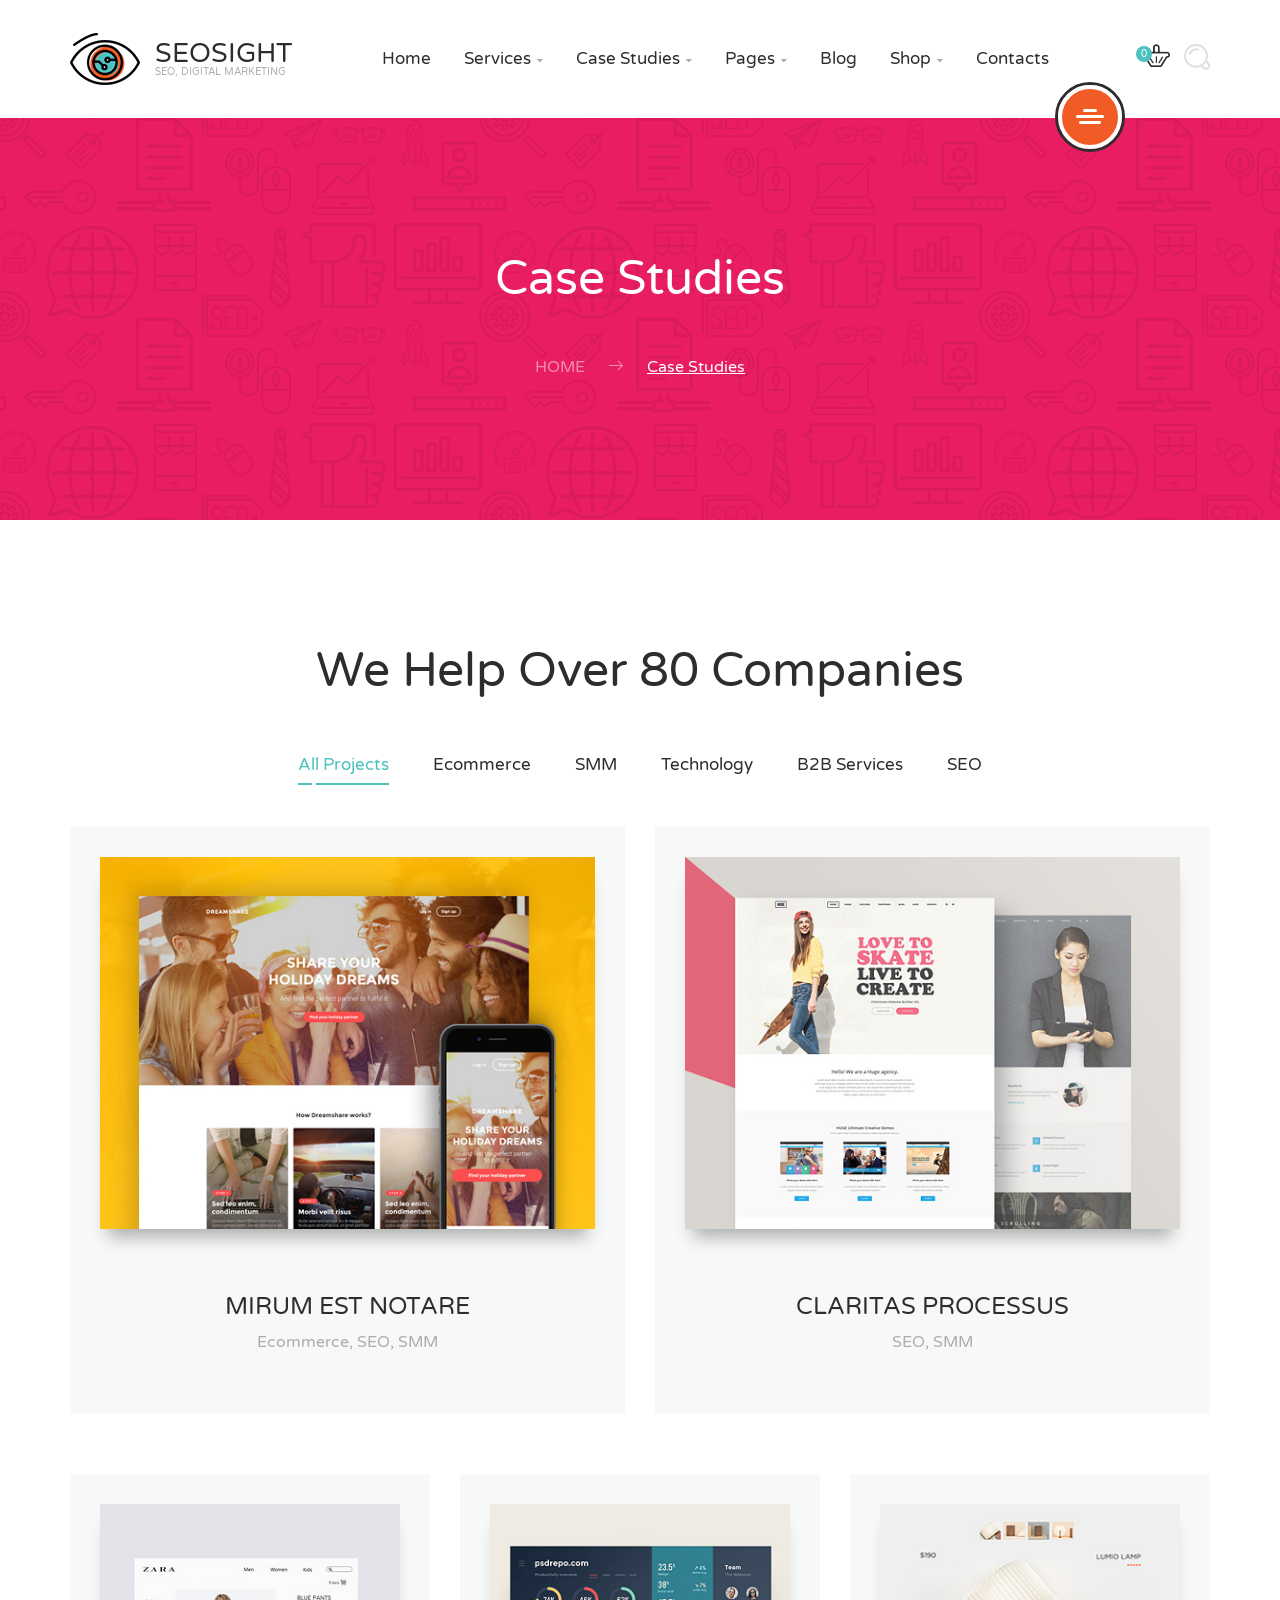
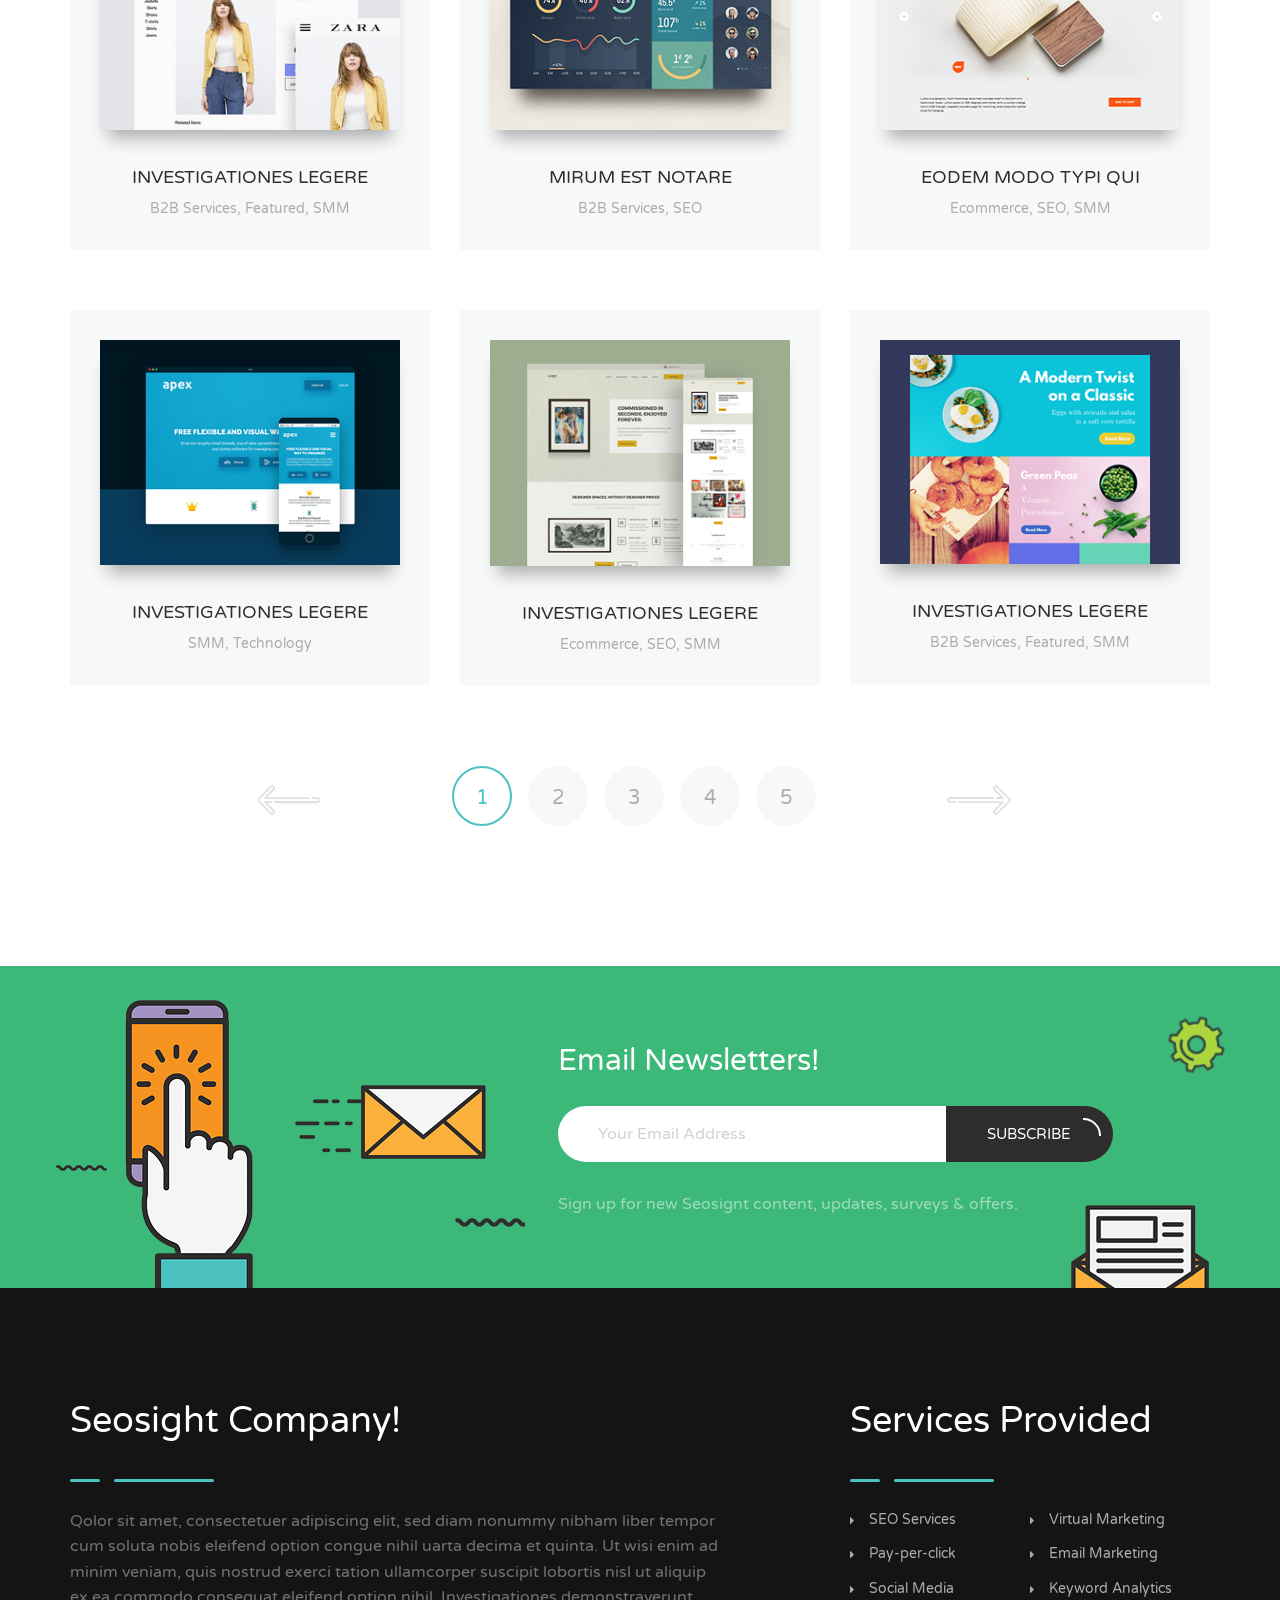
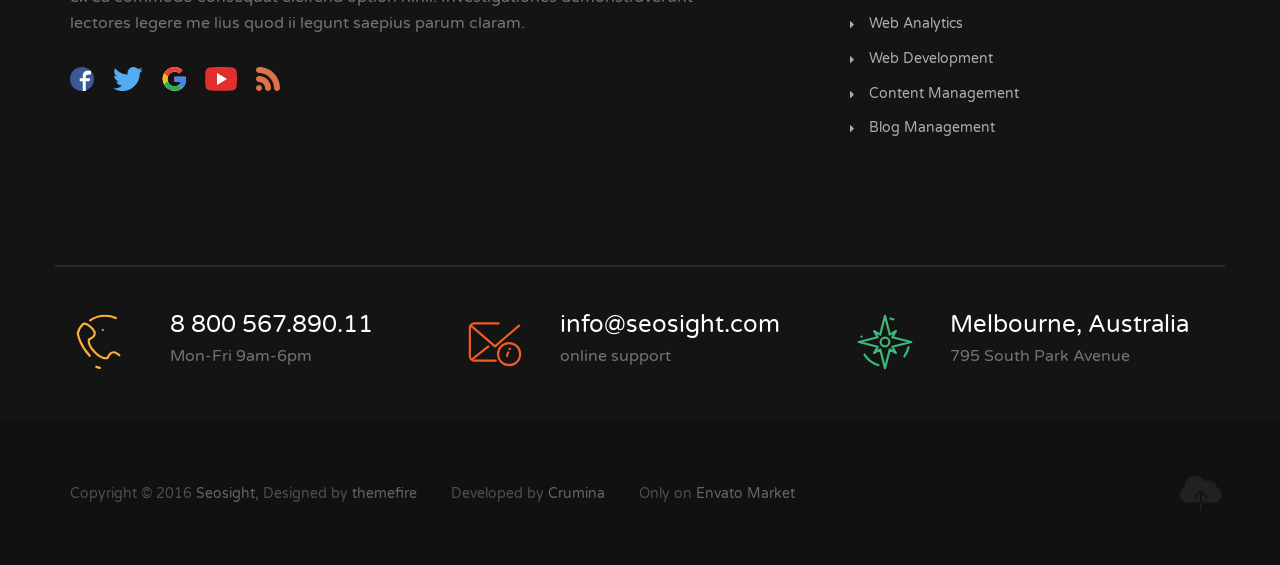
<file: 11_case_studies.html>
<!DOCTYPE html>
<html lang="en">
<head lang="en">
	<meta charset="UTF-8">
	<meta name="viewport" content="width=device-width, initial-scale=1, maximum-scale=1">
	<title>Seosight - Case Studies</title>

	<link rel="stylesheet" type="text/css" href="css/fonts.css">
	<link rel="stylesheet" type="text/css" href="css/crumina-fonts.css">
	<link rel="stylesheet" type="text/css" href="css/normalize.css">
	<link rel="stylesheet" type="text/css" href="css/grid.css">
	<link rel="stylesheet" type="text/css" href="css/base.css">
	<link rel="stylesheet" type="text/css" href="css/blocks.css">
	<link rel="stylesheet" type="text/css" href="css/layouts.css">
	<link rel="stylesheet" type="text/css" href="css/modules.css">
	<link rel="stylesheet" type="text/css" href="css/widgets-styles.css">
	<link rel="stylesheet" type="text/css" href="css/ion.rangeSlider.css">


	<!--Plugins styles-->

	<link rel="stylesheet" type="text/css" href="css/jquery.mCustomScrollbar.css">
	<link rel="stylesheet" type="text/css" href="css/swiper.min.css">
	<link rel="stylesheet" type="text/css" href="css/primary-menu.css">
	<link rel="stylesheet" type="text/css" href="css/magnific-popup.css">

	<!--Styles for RTL-->

	<!--<link rel="stylesheet" type="text/css" href="css/rtl.css">-->

	<!--External fonts-->

	<link href='https://fonts.googleapis.com/css?family=Varela+Round' rel='stylesheet' type='text/css'>

</head>


<body class=" "><!-- Preloader -->
<!--<div id="hellopreloader">
	<div class="preloader">
		<svg width="58" height="58">
			<g fill="none" fill-rule="evenodd" stroke="#FFF" stroke-width="1.5" transform="translate(2 1)">
				<circle cx="42.601" cy="11.462" r="5" fill="#fff">
					<animate attributeName="fill-opacity" begin="0s" calcMode="linear" dur="1.3s" repeatCount="indefinite" values="1;0;0;0;0;0;0;0" />
				</circle>
				<circle cx="49.063" cy="27.063" r="5" fill="none">
					<animate attributeName="fill-opacity" begin="0s" calcMode="linear" dur="1.3s" repeatCount="indefinite" values="0;1;0;0;0;0;0;0" />
				</circle>
				<circle cx="42.601" cy="42.663" r="5" fill="none">
					<animate attributeName="fill-opacity" begin="0s" calcMode="linear" dur="1.3s" repeatCount="indefinite" values="0;0;1;0;0;0;0;0" />
				</circle>
				<circle cx="27" cy="49.125" r="5" fill="none">
					<animate attributeName="fill-opacity" begin="0s" calcMode="linear" dur="1.3s" repeatCount="indefinite" values="0;0;0;1;0;0;0;0" />
				</circle>
				<circle cx="11.399" cy="42.663" r="5" fill="none">
					<animate attributeName="fill-opacity" begin="0s" calcMode="linear" dur="1.3s" repeatCount="indefinite" values="0;0;0;0;1;0;0;0" />
				</circle>
				<circle cx="4.938" cy="27.063" r="5" fill="none">
					<animate attributeName="fill-opacity" begin="0s" calcMode="linear" dur="1.3s" repeatCount="indefinite" values="0;0;0;0;0;1;0;0" />
				</circle>
				<circle cx="11.399" cy="11.462" r="5" fill="none">
					<animate attributeName="fill-opacity" begin="0s" calcMode="linear" dur="1.3s" repeatCount="indefinite" values="0;0;0;0;0;0;1;0" />
				</circle>
				<circle cx="27" cy="5" r="5" fill="none">
					<animate attributeName="fill-opacity" begin="0s" calcMode="linear" dur="1.3s" repeatCount="indefinite" values="0;0;0;0;0;0;0;1" />
				</circle>
			</g>
		</svg>
		<div class="text">Loading ...</div>
	</div>
</div>--><!-- ... end Preloader -->

<!-- Header -->

<header class="header" id="site-header">

	<div class="container">

		<div class="header-content-wrapper">

			<div class="logo">
				<a href="index.html" class="full-block-link"></a>
				<img loading="lazy" src="img/logo-eye.png" alt="Seosight">
				<div class="logo-text">
					<div class="logo-title">Seosight</div>
					<div class="logo-sub-title">SEO, Digital Marketing</div>
				</div>
			</div>

			<nav id="primary-menu" class="primary-menu">

				<a href='javascript:void(0)' id="menu-icon-trigger" class="menu-icon-trigger showhide">
					<span class="mob-menu--title">Menu</span>
					<span id="menu-icon-wrapper" class="menu-icon-wrapper" style="visibility: hidden">
                            <svg width="1000px" height="1000px">
                                <path id="pathD" d="M 300 400 L 700 400 C 900 400 900 750 600 850 A 400 400 0 0 1 200 200 L 800 800"></path>
                                <path id="pathE" d="M 300 500 L 700 500"></path>
                                <path id="pathF" d="M 700 600 L 300 600 C 100 600 100 200 400 150 A 400 380 0 1 1 200 800 L 800 200"></path>
                            </svg>
                        </span>
				</a>

				<!-- menu-icon-wrapper -->

				<ul class="primary-menu-menu">
					<li class="menu-item-has-children">
						<a href="index.html">Home</a>
					</li>

					<li class="">
						<a href="03_services.html">Services</a>
						<ul class="dropdown">
							<li class="megamenu-item-info">
								<h5 class="megamenu-item-info-title">List of Services</h5>
								<p class="megamenu-item-info-text">Choose a Service</p>
							</li>
							<li class="hover-ver2">
								<a href="05_service_details_localseo.html"><i class="seoicon-pin-map"></i>
									Local SEO
								</a>
							</li>
							<li class="hover-ver2">
								<a href="07_service_email_marketing.html"><i class="seoicon-mail-send"></i>
									Email Marketing
								</a>
							</li>
							<li class="hover-ver2">
								<a href="06_service_detail.html"><i class="seoicon-chat-comment"></i>
									Social Media Marketing
								</a>
							</li>
							<li class="menu-item-has-children hover-ver2">
								<a href="04_service_detail_seo.html">
									<i class="seoicon-search"></i>
									Search Engine Optimization
								</a>
							</li>
							<li class="hover-ver2">
								<a href="08_service_ppc_management.html"><i class="seoicon-button"></i>
									Pay Per Click Management
								</a>
							</li>
							<li class="menu-item-has-children hover-ver2">
								<a href="03_services.html">
									<i class="seoicon-pie-graph-split"></i>
									Services Promo List
								</a>
							</li>
						</ul>
					</li>

					<li class="">
						<a href="#">Case Studies</a>
						<ul class="dropdown">
							<li class="">
								<a href="11_case_studies.html">
									Case Studies Page
									<i class="seoicon-right-arrow"></i>
								</a>
							</li>

							<li class="">
								<a href="12_project_details_ver_01.html">
									Project details ver1
									<i class="seoicon-right-arrow"></i>
								</a>
							</li>
							<li class="">
								<a href="13_project_details_ver_02.html">
									Project details ver2
									<i class="seoicon-right-arrow"></i>
								</a>
							</li>
						</ul>
					</li>

					<li class="has-megamenu menu-item-has-children">
						<a href="#">Pages</a>

						<div class="megamenu" style="background-image: url('img/menu-bg.png');">
							<div class="megamenu-row">

								<div class="col3">
									<ul>
										<li class="megamenu-item-info">
											<h5 class="megamenu-item-info-title">Standard Pages</h5>
											<p class="megamenu-item-info-text">Pages that every website needs.</p>
										</li>

										<li>
											<a href="02_abouts.html">Our Agency<i class="seoicon-right-arrow"></i></a>
										</li>
										<li>
											<a href="21_seo_analysis.html">SEO Analysis<i class="seoicon-right-arrow"></i></a>
										</li>

										<li>
											<a href="10_testimonials.html">Testimonials
												<i class="seoicon-right-arrow"></i></a>
										</li>
										<li>
											<a href="09_our_clients.html">Our Special Clients<i class="seoicon-right-arrow"></i></a>
										</li>
										<li>
											<a href="34_pricing-tables.html">Pricing Packages<i class="seoicon-right-arrow"></i></a>
										</li>
										<li>
											<a href="404.html">404 Page<i class="seoicon-right-arrow"></i></a>
										</li>
									</ul>
								</div>
								<div class="col3">
									<ul>
										<li class="megamenu-item-info">
											<h5 class="megamenu-item-info-title">Features</h5>
											<p class="megamenu-item-info-text">Features of Our Digital Agency.</p>
										</li>

										<li>
											<a href="36_slider-with-photo.html">Main slider with photo<i class="seoicon-right-arrow"></i></a>
										</li>
										<li>
											<a href="25_navigation-flat.html">Stunning Headers<i class="seoicon-right-arrow"></i></a>
										</li>

										<li>
											<a href="37_navigation-with-photo.html">Sub-headers with photo<i class="seoicon-right-arrow"></i></a>
										</li>

										<li>
											<a href="38_photo-elements.html">Photo elements<i class="seoicon-right-arrow"></i></a>
										</li>

										<li>
											<a href="32_testimonials.html">Our Testimonials<i class="seoicon-right-arrow"></i></a>
										</li>

									</ul>
								</div>
								<div class="col3">
									<ul>

										<li class="megamenu-item-info">
											<h5 class="megamenu-item-info-title">Web Elements</h5>
											<p class="megamenu-item-info-text">Awesome header and title style
												variations and many more.</p>
										</li>

										<li>
											<a href="typography.html">Typography<i class="seoicon-right-arrow"></i></a>
										</li>
										<li>
											<a href="33_charts_counters.html">Charts &amp; Graphs<i class="seoicon-right-arrow"></i></a>
										</li>
										<li>
											<a href="buttons.html">Buttons<i class="seoicon-right-arrow"></i></a>
										</li>

										<li>
											<a href="28_popup-search.html">Popup Search<i class="seoicon-right-arrow"></i></a>
										</li>

									</ul>
								</div>


								<div class="col3">
									<ul>
										<li>
											<div class="google-logo">
												<img loading="lazy" src="img/google-logo.png" alt="logo">
											</div>

											<p class="google-text">The Yoast Analytics plugin lets you easily
												connect your website to Google Analytics and keep track of all
												your site traffic and key metrics in real-time.
											</p>
										</li>
									</ul>
								</div>

							</div>
						</div>
					</li>
					<li class="">
						<a href="14_blog.html">Blog</a>
					</li>
					<li class="">
						<a href="#">Shop</a>
						<ul class="dropdown">
							<li class="">
								<a href="16_shop.html">
									Shop Page
									<i class="seoicon-right-arrow"></i>
								</a>
							</li>
							<li class="">
								<a href="17_product_details.html">
									Product Details
									<i class="seoicon-right-arrow"></i>
								</a>
							</li>
							<li class="">
								<a href="20_checkout.html">
									Checkout
									<i class="seoicon-right-arrow"></i>
								</a>
							</li>
							<li class="">
								<a href="19_cart.html">
									Shopping Cart
									<i class="seoicon-right-arrow"></i>
								</a>
							</li>
						</ul>

					</li>

					<li class="">
						<a href="22_contacts.html">Contacts</a>
					</li>
				</ul>
			</nav>

			<ul class="nav-add">
				<li class="cart">

					<a href="#" class="js-cart-animate">
						<i class="seoicon-basket"></i>
						<span class="cart-count">0</span>
					</a>

					<div class="cart-popup-wrap">
						<div class="popup-cart">
							<h4 class="title-cart">No products in the cart!</h4>
							<p class="subtitle">Please make your choice.</p>
							<div class="btn btn-small btn--dark">
								<span class="text">view all catalog</span>
							</div>
						</div>
					</div>

				</li>

				<li class="search search_main">
					<a href="#" class="js-open-search">
						<i class="seoicon-loupe"></i>
					</a>
				</li>
			</ul>

			<div class="user-menu open-overlay">
				<a href="#" class="user-menu-content  js-open-aside">
					<span></span>
					<span></span>
					<span></span>
				</a>
			</div>
		</div>

	</div>

</header>


<!-- ... End Header -->

<!-- Right-menu -->

<div class="mCustomScrollbar">
	<div class="popup right-menu">

		<div class="right-menu-wrap">

			<div class="user-menu-close js-close-aside">
				<a href="#" class="user-menu-content  js-clode-aside">
					<span></span>
					<span></span>
				</a>
			</div>

			<div class="logo">
				<a href="index.html" class="full-block-link"></a>
				<img loading="lazy" src="img/logo-eye.png" alt="Seosight">
				<div class="logo-text">
					<div class="logo-title">Seosight</div>
				</div>
			</div>

			<p class="text">Investigationes demonstraverunt lectores legere me lius quod
				ii legunt saepius est etiam processus dynamicus.
			</p>

		</div>

		<div class="widget login">

			<h4 class="login-title">Sign In to Your Account</h4>
			<input class="input-standard-grey" placeholder="Username or Email" type="text">
			<input class="password input-standard-grey" placeholder="Password" type="password">
			<div class="login-btn-wrap">

				<div class="btn btn-medium btn--dark btn-hover-shadow">
					<span class="text">login now</span>
					<span class="semicircle"></span>
				</div>

				<div class="remember-wrap">

					<div class="checkbox">
						<input id="remember" type="checkbox" name="remember" value="remember">
						<label for="remember">Remember Me</label>
					</div>

				</div>

			</div>

			<div class="helped">Lost your password?</div>
			<div class="helped js-window-popup">Register Now</div>

		</div>

		<div class="widget contacts">

			<h4 class="contacts-title">Get In Touch</h4>
			<p class="contacts-text">Lorem ipsum dolor sit amet, duis metus ligula amet in purus,
				vitae donec vestibulum enim, tincidunt massa sit, convallis ipsum.
			</p>

			<div class="contacts-item">
				<img loading="lazy" src="img/contact4.png" alt="phone">
				<div class="content">
					<a href="#" class="title">8 800 567.890.11</a>
					<p class="sub-title">Mon-Fri 9am-6pm</p>
				</div>
			</div>

			<div class="contacts-item">
				<img loading="lazy" src="img/contact5.png" alt="phone">
				<div class="content">
					<a href="#" class="title">info@seosight.com</a>
					<p class="sub-title">online support</p>
				</div>
			</div>

			<div class="contacts-item">
				<img loading="lazy" src="img/contact6.png" alt="phone">
				<div class="content">
					<a href="#" class="title">Melbourne, Australia</a>
					<p class="sub-title">795 South Park Avenue</p>
				</div>
			</div>

		</div>

	</div>

</div>

<!-- ... End Right-menu -->

<div class="content-wrapper">

	<!-- Stunning header -->

	<div class="stunning-header stunning-header-bg-rose">
		<div class="stunning-header-content">
			<h1 class="stunning-header-title">Case Studies</h1>
			<ul class="breadcrumbs">
				<li class="breadcrumbs-item">
					<a href="index.html">Home</a>
					<i class="seoicon-right-arrow"></i>
				</li>
				<li class="breadcrumbs-item active">
					<span href="#">Case Studies</span>
					<i class="seoicon-right-arrow"></i>
				</li>
			</ul>
		</div>
	</div>

	<!-- End Stunning header -->

	<!-- Overlay search -->

	<div class="overlay_search">
		<div class="container">
			<div class="row">
				<div class="form_search-wrap">
					<form>
						<input class="overlay_search-input" placeholder="Type and hit Enter..." type="text">
						<a href="#" class="overlay_search-close">
							<span></span>
							<span></span>
						</a>
					</form>
				</div>
			</div>
		</div>
	</div>

	<!-- End Overlay search -->

	<!-- Case Item -->

	<div class="container">
		<div class="row medium-padding120">

			<div class="col-lg-12">

				<div class="heading align-center">
					<h4 class="h1 heading-title">We Help Over 80 Companies</h4>
				</div>

				<ul class="cat-list align-center sorting-menu">

					<li class="cat-list__item active" data-filter="*"><a href="#" class="">All Projects</a></li>
					<li class="cat-list__item" data-filter=".ecommerce"><a href="#" class="">Ecommerce</a></li>
					<li class="cat-list__item" data-filter=".smm"><a href="#" class="">SMM</a></li>
					<li class="cat-list__item" data-filter=".technology"><a href="#" class="">Technology</a></li>
					<li class="cat-list__item" data-filter=".b2b"><a href="#" class="">B2B Services</a></li>
					<li class="cat-list__item" data-filter=".seo"><a href="#" class="">SEO</a></li>

				</ul>


				<div class="row sorting-container" data-layout="fitRows">
					<div class="grid-sizer col-lg-4 col-md-4"></div>
					<div class="col-lg-6 col-md-6 col-sm-6 col-xs-12 sorting-item ecommerce seo smm">
						<div class="case-item align-center big mb60">
							<div class="case-item__thumb mouseover lightbox shadow animation-disabled">
								<img loading="lazy" src="img/case4.jpg" alt="our case">
							</div>
							<h5 class="case-item__title">Mirum est notare</h5>
							<div class="case-item__cat">
								<a href="#">Ecommerce,</a>
								<a href="#">SEO,</a>
								<a href="#">SMM</a>
							</div>
						</div>
					</div>

					<div class="col-lg-6 col-md-6 col-sm-6 col-xs-12 sorting-item seo smm">
						<div class="case-item align-center big  mb60">
							<div class="case-item__thumb mouseover lightbox shadow animation-disabled">
								<img loading="lazy" src="img/case5.jpg" alt="our case">
							</div>
							<h5 class="case-item__title">Claritas processus</h5>
							<div class="case-item__cat">
								<a href="#">SEO,</a>
								<a href="#">SMM</a>
							</div>
						</div>
					</div>

					<div class="col-lg-4 col-md-4 col-sm-6 col-xs-12 sorting-item  b2b smm technology">
						<div class="case-item align-center mb60">
							<div class="case-item__thumb mouseover lightbox shadow animation-disabled">
								<img loading="lazy" src="img/case1.jpg" alt="our case">
							</div>
							<h6 class="case-item__title">Investigationes legere</h6>
							<div class="case-item__cat">
								<a href="#">B2B Services,</a>
								<a href="#">Featured,</a>
								<a href="#">SMM</a>
							</div>
						</div>
					</div>

					<div class="col-lg-4 col-md-4 col-sm-6 col-xs-12 sorting-item b2b seo">
						<div class="case-item align-center mb60">
							<div class="case-item__thumb mouseover lightbox shadow animation-disabled">
								<img loading="lazy" src="img/case2.jpg" alt="our case">
							</div>
							<h6 class="case-item__title">Mirum est notare</h6>
							<div class="case-item__cat">
								<a href="#">B2B Services,</a>
								<a href="#">SEO</a>
							</div>
						</div>
					</div>

					<div class="col-lg-4 col-md-4 col-sm-6 col-xs-12 sorting-item ecommerce seo smm">
						<div class="case-item align-center mb60">
							<div class="case-item__thumb mouseover lightbox shadow animation-disabled">
								<img loading="lazy" src="img/case3.jpg" alt="our case">
							</div>
							<h6 class="case-item__title">Eodem modo typi qui</h6>
							<div class="case-item__cat">
								<a href="#">Ecommerce,</a>
								<a href="#">SEO,</a>
								<a href="#">SMM</a>
							</div>
						</div>
					</div>

					<div class="col-lg-4 col-md-4 col-sm-6 col-xs-12 sorting-item smm technology">
						<div class="case-item align-center mb60">
							<div class="case-item__thumb mouseover lightbox shadow animation-disabled">
								<img loading="lazy" src="img/case6.jpg" alt="our case">
							</div>
							<h6 class="case-item__title">Investigationes legere</h6>
							<div class="case-item__cat">
								<a href="#">SMM,</a>
								<a href="#">Technology</a>
							</div>
						</div>
					</div>

					<div class="col-lg-4 col-md-4 col-sm-6 col-xs-12 sorting-item ecommerce seo smm">
						<div class="case-item align-center mb60">
							<div class="case-item__thumb mouseover lightbox shadow animation-disabled">
								<img loading="lazy" src="img/case7.jpg" alt="our case">
							</div>
							<h6 class="case-item__title">Investigationes legere</h6>
							<div class="case-item__cat">
								<a href="#">Ecommerce,</a>
								<a href="#">SEO,</a>
								<a href="#">SMM</a>
							</div>
						</div>
					</div>

					<div class="col-lg-4 col-md-4 col-sm-6 col-xs-12 sorting-item b2b smm technology">
						<div class="case-item align-center mb60">
							<div class="case-item__thumb mouseover lightbox shadow animation-disabled">
								<img loading="lazy" src="img/case8.jpg" alt="our case">
							</div>
							<h6 class="case-item__title">Investigationes legere</h6>
							<div class="case-item__cat">
								<a href="#">B2B Services,</a>
								<a href="#">Featured,</a>
								<a href="#">SMM</a>
							</div>
						</div>
					</div>

				</div>

				<div class="row">

					<div class="col-lg-12">

						<nav class="navigation align-center">

							<a href="#" class="page-numbers prev">
								<svg class="btn-prev">
									<use xlink:href="#arrow-left"></use>
								</svg>
							</a>

							<a href="#" class="page-numbers bg-border-color current"><span>1</span></a>
							<a href="#" class="page-numbers bg-border-color"><span>2</span></a>
							<a href="#" class="page-numbers bg-border-color"><span>3</span></a>
							<a href="#" class="page-numbers bg-border-color"><span>4</span></a>
							<a href="#" class="page-numbers bg-border-color"><span>5</span></a>

							<a href="#" class="page-numbers next">
								<svg class="btn-next">
									<use xlink:href="#arrow-right"></use>
								</svg>
							</a>

						</nav>

					</div>

				</div>

			</div>

		</div>
	</div>

	<!-- End Case Item -->

	<!-- Subscribe Form -->

	<div class="container-fluid bg-green-color">
		<div class="row">
			<div class="container">

				<div class="row">

					<div class="subscribe scrollme">

						<div class="col-lg-6 col-lg-offset-5 col-md-6 col-md-offset-5 col-sm-12 col-xs-12">
							<h4 class="subscribe-title">Email Newsletters!</h4>
							<form class="subscribe-form crumina-submit" method="post" data-nonce="crumina-submit-form-nonce" data-type="standard" action="modules/forms/submit.php">
								<input class="input-standard-grey input-white" name="email" placeholder="Your Email Address" type="email" required>
								<button class="subscr-btn">subscribe
									<span class="semicircle--right"></span>
								</button>
							</form>
							<div class="sub-title">Sign up for new Seosignt content, updates, surveys & offers.</div>

						</div>

						<div class="images-block">
							<img loading="lazy" src="img/subscr-gear.png" alt="gear" class="gear">
							<img loading="lazy" src="img/subscr1.png" alt="mail" class="mail">
							<img loading="lazy" src="img/subscr-mailopen.png" alt="mail" class="mail-2">
						</div>
					</div>
				</div>
			</div>
		</div>
	</div>

	<!-- End Subscribe Form -->

</div>

<!-- Footer -->

<footer class="footer">
	<div class="container">
		<div class="row">

			<div class="info">
				<div class="col-lg-7 col-md-7 col-sm-12 col-xs-12">
					<div class="heading">
						<h3 class="heading-title">Seosight Company!</h3>
						<div class="heading-line">
							<span class="short-line"></span>
							<span class="long-line"></span>
						</div>
						<p class="heading-text">Qolor sit amet, consectetuer adipiscing elit, sed diam nonummy nibham
							liber tempor cum soluta nobis eleifend option congue nihil uarta decima et quinta.
							Ut wisi enim ad minim veniam, quis nostrud exerci tation ullamcorper suscipit lobortis nisl
							ut aliquip ex ea commodo consequat eleifend option nihil. Investigationes demonstraverunt
							lectores legere me lius quod ii legunt saepius parum claram.
						</p>
					</div>

					<div class="socials">
						<a href="" class="social__item">
							<img loading="lazy" src="svg/circle-facebook.svg" alt="facebook">
						</a>
						<a href="" class="social__item">
							<img loading="lazy" src="svg/twitter.svg" alt="twitter">
						</a>
						<a href="" class="social__item">
							<img loading="lazy" src="svg/google.svg" alt="google">
						</a>
						<a href="" class="social__item">
							<img loading="lazy" src="svg/youtube.svg" alt="youtube">
						</a>
						<a href="" class="social__item">
							<img loading="lazy" src="svg/rss.svg" alt="rss">
						</a>
					</div>
				</div>

				<div class="col-lg-4 col-lg-offset-1 col-md-4 col-md-offset-1 col-sm-12 col-xs-12">
					<div class="services">
						<div class="heading">
							<h3 class="heading-title">Services Provided</h3>
							<div class="heading-line">
								<span class="short-line"></span>
								<span class="long-line"></span>
							</div>
						</div>

						<ul class="list list--primary">
							<li>
								<i class="fa fa-caret-right" aria-hidden="true"></i>
								<a href="#">SEO Services</a>
							</li>
							<li>
								<i class="fa fa-caret-right" aria-hidden="true"></i>
								<a href="#">Pay-per-click</a>
							</li>
							<li>
								<i class="fa fa-caret-right" aria-hidden="true"></i>
								<a href="#">Social Media</a>
							</li>
							<li>
								<i class="fa fa-caret-right" aria-hidden="true"></i>
								<a href="#">Web Analytics</a>
							</li>
							<li>
								<i class="fa fa-caret-right" aria-hidden="true"></i>
								<a href="#">Web Development</a>
							</li>
							<li>
								<i class="fa fa-caret-right" aria-hidden="true"></i>
								<a href="#">Content Management</a>
							</li>
							<li>
								<i class="fa fa-caret-right" aria-hidden="true"></i>
								<a href="#">Blog Management</a>
							</li>
						</ul>

						<ul class="list list--primary">
							<li>
								<i class="fa fa-caret-right" aria-hidden="true"></i>
								<a href="#">Virtual Marketing</a>
							</li>
							<li>
								<i class="fa fa-caret-right" aria-hidden="true"></i>
								<a href="#">Email Marketing</a>
							</li>
							<li>
								<i class="fa fa-caret-right" aria-hidden="true"></i>
								<a href="#">Keyword Analytics</a>
							</li>
						</ul>
					</div>
				</div>
			</div>

		</div>

		<div class="row">
			<div class="contacts">
				<div class="col-lg-4 col-md-12 col-sm-12 col-xs-12">
					<div class="contacts-item">
						<div class="icon js-animate-icon">
							<svg enable-background="new 0 0 64 64" version="1.1" viewBox="0 0 64 64" xml:space="preserve" xmlns="http://www.w3.org/2000/svg"><path d="  M45.1,44.2C42.9,42,39.6,40,37,42.6c-1.8,1.8-2.6,3.9-2.6,3.9s-4.3,2.3-11.7-5.2s-5.2-11.7-5.2-11.7s2.1-0.8,3.9-2.6  c2.6-2.6,0.6-5.9-1.7-8.1c-2.7-2.7-6.2-4.9-8.2-2.9c-3.7,3.7-4.4,8.4-4.4,8.4S9,35.5,18.7,45.3s20.9,11.6,20.9,11.6s4.7-0.7,8.4-4.4  C50,50.4,47.8,46.9,45.1,44.2z" fill="none" stroke="#fcb03b" stroke-linecap="round" stroke-linejoin="round" stroke-miterlimit="10" stroke-width="2"/><path d="  M18.4,12.2C22.2,9.5,26.9,8,32,8c13.3,0,24,10.8,24,24c0,4-1.3,9-4.4,12.2" fill="none" stroke="#fcb03b" stroke-linecap="round" stroke-linejoin="round" stroke-miterlimit="10" stroke-width="2"/><path d="  M27.3,55.6c-9.8-1.9-17.5-9.8-19.1-19.7" fill="none" stroke="#fcb03b" stroke-linecap="round" stroke-linejoin="round" stroke-miterlimit="10" stroke-width="2"/><path d="  M30,21c0,0,4.4,0,5.2,0c1.2,0,1.8,0.2,1.8,1.1s0,0.7,0,1.3c0,0.6,0,1.4-1.6,2.5c-2.3,1.6-5.6,3.8-5.6,5.1c0,1.6,0.7,2,1.8,2  s5.3,0,5.3,0" fill="none" stroke="#fcb03b" stroke-linecap="round" stroke-linejoin="round" stroke-miterlimit="10" stroke-width="2"/><path d="  M40,21c0,0,0,2.8,0,3.8S39.9,27,41.5,27c1.6,0,4.5,0,4.5,0v-6.1V33" fill="none" stroke="#fcb03b" stroke-linecap="round" stroke-linejoin="round" stroke-miterlimit="10" stroke-width="2"/></svg>
						</div>
						<div class="content">
							<a href="#" class="title">8 800 567.890.11</a>
							<p class="sub-title">Mon-Fri 9am-6pm</p>
						</div>
					</div>
				</div>

				<div class="col-lg-4 col-md-12 col-sm-12 col-xs-12">
					<div class="contacts-item">
						<div class="icon js-animate-icon">
							<svg enable-background="new 0 0 64 64" version="1.1" viewBox="0 0 64 64" xml:space="preserve" xmlns="http://www.w3.org/2000/svg"><polyline fill="none" points="  54,17 32,36 10,17 " stroke="#f15b26" stroke-linecap="round" stroke-linejoin="round" stroke-miterlimit="10" stroke-width="2"/><line fill="none" stroke="#f15b26" stroke-linecap="round" stroke-linejoin="round" stroke-miterlimit="10" stroke-width="2" x1="10.9" x2="26" y1="48" y2="36"/><path d="  M32.7,49H13c-2.2,0-4-1.8-4-4V19c0-2.2,1.8-4,4-4h38c2.2,0,4,1.8,4,4v15.5" fill="none" stroke="#f15b26" stroke-linecap="round" stroke-linejoin="round" stroke-miterlimit="10" stroke-width="2"/><circle cx="44.9" cy="43.1" fill="none" r="10.1" stroke="#f15b26" stroke-linecap="round" stroke-linejoin="round" stroke-miterlimit="10" stroke-width="2"/><path d="  M44,41.4c0,0-1.3,3.4-0.9,5.1c0.4,1.7,2.6,2.1,3.7,1.1" fill="none" stroke="#f15b26" stroke-linecap="round" stroke-linejoin="round" stroke-miterlimit="10" stroke-width="2"/><g><circle cx="45.4" cy="38.3" fill="#DCE9EE" r="0.9"/><path d="M45.4,37.3c-0.5,0-0.9,0.4-0.9,0.9c0,0.5,0.4,0.9,0.9,0.9s0.9-0.4,0.9-0.9C46.4,37.8,46,37.3,45.4,37.3   L45.4,37.3z" fill="#f15b26"/></g></svg>
						</div>
						<div class="content">
							<a href="#" class="title">info@seosight.com</a>
							<p class="sub-title">online support</p>
						</div>
					</div>
				</div>

				<div class="col-lg-4 col-md-12 col-sm-12 col-xs-12">
					<div class="contacts-item">
						<div class="icon js-animate-icon">
							<svg enable-background="new 0 0 64 64" version="1.1" viewBox="0 0 64 64" xml:space="preserve" xmlns="http://www.w3.org/2000/svg"><polygon fill="none" points="  38.7,36.4 56,32 38.7,27.6 42,22 36.4,25.3 32,8 27.6,25.3 22,22 25.3,27.6 8,32 25.3,36.4 22,42 27.6,38.7 32,56 36.4,38.7 42,42   " stroke="#3cb878" stroke-linecap="round" stroke-linejoin="round" stroke-miterlimit="10" stroke-width="2"></polygon><circle cx="32" cy="32" fill="none" r="4" stroke="#3cb878" stroke-linecap="round" stroke-linejoin="round" stroke-miterlimit="10" stroke-width="2"></circle><path d="  M26.1,53.2c-7.9-2.2-13.9-8.6-15.6-16.7" fill="none" stroke="#3cb878" stroke-linecap="round" stroke-linejoin="round" stroke-miterlimit="10" stroke-width="2"></path><path d="  M53.5,36.9c-1.8,8.1-8.2,14.6-16.3,16.5" fill="none" stroke="#3cb878" stroke-linecap="round" stroke-linejoin="round" stroke-miterlimit="10" stroke-width="2"></path><path d="  M36.9,10.5c8.2,1.9,14.7,8.3,16.6,16.6" fill="none" stroke="#3cb878" stroke-linecap="round" stroke-linejoin="round" stroke-miterlimit="10" stroke-width="2"></path><path d="  M10.5,27.1c1.9-8.2,8.3-14.6,16.4-16.5" fill="none" stroke="#3cb878" stroke-linecap="round" stroke-linejoin="round" stroke-miterlimit="10" stroke-width="2"></path></svg>
						</div>
						<div class="content">
							<a href="#" class="title">Melbourne, Australia</a>
							<p class="sub-title">795 South Park Avenue</p>
						</div>
					</div>
				</div>
			</div>
		</div>

	</div>

	<div class="sub-footer">
		<div class="container">
			<div class="row">
				<div class="col-lg-12 col-md-12 col-sm-12 col-xs-12">
                    <span>
                        Copyright © 2016 <a href="index.html" class="sub-footer__link">Seosight,</a>
                        Designed by <a href="https://themeforest.net/user/themefire/portfolio">themefire</a>
                    </span>

					<span>Developed by <a href="https://themeforest.net/user/crumina/portfolio">Crumina</a></span>
					<span>Only on <a href="https://themeforest.net/user/crumina/portfolio">Envato Market</a></span>

					<a class="back-to-top" href="#">
						<svg class="back-to-top">
							<use xlink:href="#to-top"></use>
						</svg>
					</a>
				</div>
			</div>
		</div>
	</div>

</footer>

<!-- End Footer -->

<svg style="display:none;">
	<symbol id="arrow-left" viewBox="122.9 388.2 184.3 85">
		<path d="M124.1,431.3c0.1,2,1,3.8,2.4,5.2c0,0,0.1,0.1,0.1,0.1l34.1,34.1c1.6,1.6,3.7,2.5,5.9,2.5s4.3-0.9,5.9-2.4
		c1.6-1.6,2.4-3.7,2.4-5.9s-0.9-3.9-2.4-5.5l-19.9-19.5h11.1c1.5,0,2.7-1.5,2.7-3c0-1.5-1.2-3-2.7-3h-17.6c-1.1,0-2.1,0.6-2.5,1.6
		c-0.4,1-0.2,2.1,0.6,2.9l24.4,24.4c0.6,0.6,0.9,1.3,0.9,2.1s-0.3,1.6-0.9,2.1c-0.6,0.6-1.3,0.9-2.1,0.9s-1.6-0.3-2.1-0.9
		l-34.2-34.2c0,0,0,0,0,0c-0.6-0.6-0.8-1.4-0.9-1.9c0,0,0,0,0,0c0-0.2,0-0.4,0-0.6c0.1-0.6,0.3-1.1,0.7-1.6c0-0.1,0.1-0.1,0.2-0.2
		l34.1-34.1c0.6-0.6,1.3-0.9,2.1-0.9s1.6,0.3,2.1,0.9c0.6,0.6,0.9,1.3,0.9,2.1s-0.3,1.6-0.9,2.1l-24.4,24.4c-0.8,0.8-1,2-0.6,3
		c0.4,1,1.4,1.7,2.5,1.7h125.7c1.5,0,2.7-1,2.7-2.5c0-1.5-1.2-2.5-2.7-2.5H152.6l19.9-20.1c1.6-1.6,2.4-3.8,2.4-6s-0.9-4.4-2.4-6
		c-1.6-1.6-3.7-2.5-5.9-2.5s-4.3,0.9-5.9,2.4l-34.1,34.1c-0.2,0.2-0.3,0.3-0.5,0.5c-1.1,1.2-1.8,2.8-2,4.4
		C124.1,430.2,124.1,430.8,124.1,431.3C124.1,431.3,124.1,431.3,124.1,431.3z"></path>
		<path d="M283.3,427.9h14.2c1.7,0,3,1.3,3,3c0,1.7-1.4,3-3,3H175.1c-1.5,0-2.7,1.5-2.7,3c0,1.5,1.2,3,2.7,3h122.4
		c4.6,0,8.4-3.9,8.4-8.5c0-4.6-3.8-8.5-8.4-8.5h-14.2c-1.5,0-2.7,1-2.7,2.5C280.7,426.9,281.8,427.9,283.3,427.9z"></path>
	</symbol>
	<symbol id="arrow-right" viewBox="122.9 388.2 184.3 85">
		<path d="M305.9,430.2c-0.1-2-1-3.8-2.4-5.2c0,0-0.1-0.1-0.1-0.1l-34.1-34.1c-1.6-1.6-3.7-2.5-5.9-2.5c-2.2,0-4.3,0.9-5.9,2.4
		c-1.6,1.6-2.4,3.7-2.4,5.9s0.9,4.1,2.4,5.7l19.9,19.6h-11.1c-1.5,0-2.7,1.5-2.7,3c0,1.5,1.2,3,2.7,3h17.6c1.1,0,2.1-0.7,2.5-1.7
		c0.4-1,0.2-2.2-0.6-2.9l-24.4-24.5c-0.6-0.6-0.9-1.3-0.9-2.1s0.3-1.6,0.9-2.1c0.6-0.6,1.3-0.9,2.1-0.9c0.8,0,1.6,0.3,2.1,0.9
		l34.2,34.2c0,0,0,0,0,0c0.6,0.6,0.8,1.4,0.9,1.9c0,0,0,0,0,0c0,0.2,0,0.4,0,0.6c-0.1,0.6-0.3,1.1-0.7,1.6c0,0.1-0.1,0.1-0.2,0.2
		l-34.1,34.1c-0.6,0.6-1.3,0.9-2.1,0.9s-1.6-0.3-2.1-0.9c-0.6-0.6-0.9-1.3-0.9-2.1s0.3-1.6,0.9-2.1l24.4-24.4c0.8-0.8,1-1.9,0.6-2.9
		c-0.4-1-1.4-1.6-2.5-1.6H158.1c-1.5,0-2.7,1-2.7,2.5c0,1.5,1.2,2.5,2.7,2.5h119.3l-19.9,20c-1.6,1.6-2.4,3.7-2.4,6s0.9,4.4,2.4,5.9
		c1.6,1.6,3.7,2.5,5.9,2.5s4.3-0.9,5.9-2.4l34.1-34.1c0.2-0.2,0.3-0.3,0.5-0.5c1.1-1.2,1.8-2.8,2-4.4
		C305.9,431.3,305.9,430.8,305.9,430.2C305.9,430.2,305.9,430.2,305.9,430.2z"></path>
		<path d="M146.7,433.9h-14.2c-1.7,0-3-1.3-3-3c0-1.7,1.4-3,3-3h122.4c1.5,0,2.7-1.5,2.7-3c0-1.5-1.2-3-2.7-3H132.4
		c-4.6,0-8.4,3.9-8.4,8.5c0,4.6,3.8,8.5,8.4,8.5h14.2c1.5,0,2.7-1,2.7-2.5C149.3,434.9,148.1,433.9,146.7,433.9z"></path>
	</symbol>
	<symbol id="to-top" viewBox="0 0 32 32">
		<path d="M17,22 L25.0005601,22 C27.7616745,22 30,19.7558048 30,17 C30,14.9035809 28.7132907,13.1085075 26.8828633,12.3655101
         L26.8828633,12.3655101 C26.3600217,9.87224935 24.1486546,8 21.5,8 C20.6371017,8 19.8206159,8.19871575 19.0938083,8.55288165
         C17.8911816,6.43144875 15.6127573,5 13,5 C9.13400656,5 6,8.13400656 6,12 C6,12.1381509 6.00400207,12.275367 6.01189661,12.4115388
          L6.01189661,12.4115388 C4.23965876,13.1816085 3,14.9491311 3,17 C3,19.7614237 5.23249418,22 7.99943992,22 L16,22 L16,16 L12.75,19.25
           L12,18.5 L16.5,14 L21,18.5 L20.25,19.25 L17,16 L17,22 L17,22 Z M16,22 L16,27 L17,27 L17,22 L16,22 L16,22 Z" id="cloud-upload"></path>
	</symbol>

</svg>


<script src="js/jquery-3.4.1.js"></script>

<script src="js/js-plugins/crum-mega-menu.js"></script>
<script src="js/js-plugins/swiper.jquery.min.js"></script>
<script src="js/js-plugins/waypoints.js"></script>
<script src="js/js-plugins/jquery.drawsvg.js"></script>
<script src="js/js-plugins/jquery-countTo.js"></script>
<script src="js/js-plugins/jquery.mousewheel.js"></script>
<script src="js/js-plugins/jquery.mCustomScrollbar.js"></script>
<script src="js/js-plugins/imagesLoaded.js"></script>
<script src="js/js-plugins/jquery.magnific-popup.js"></script>
<script src="js/js-plugins/jquery.matchHeight.js"></script>
<script src="js/js-plugins/segment.js"></script>
<script src="js/js-plugins/bootstrap.js"></script>
<script src="js/js-plugins/jquery-circle-progress.js"></script>
<script src="js/js-plugins/Headroom.js"></script>
<script src="js/js-plugins/smooth-scroll.js"></script>
<script src="js/js-plugins/jquery.nice-select.js"></script>
<script src="js/js-plugins/fastClick.js"></script>
<script src="js/js-plugins/form-actions.js"></script>
<script src="js/js-plugins/velocity.js"></script>
<script src="js/js-plugins/time-line.js"></script>
<script src="js/js-plugins/ScrollMagic.min.js"></script>
<script src="js/js-plugins/animation.velocity.min.js"></script>
<script src="js/js-plugins/ajax-pagination.js"></script>
<script src="js/js-plugins/donut-chart.js"></script>
<script src="js/js-plugins/isotope.pkgd.min.js"></script>
<script src="js/js-plugins/photo-gallery.js"></script>
<script src="js/js-plugins/ion.rangeSlider.js"></script>
<script src="js/js-plugins/leaflet.js"></script>
<script src="js/js-plugins/MarkerClusterGroup.js"></script>

<!-- jQuery-scripts for Modules (Send Message) -->
<script src="modules/forms/src/js/jquery.validate.min.js"></script>
<script src="modules/forms/src/js/sweetalert2.all.js"></script>
<script src="modules/forms/src/js/scripts.js"></script>
<!-- /jQuery-scripts for Modules (Send Message) -->

<script src="js/main.js"></script>

</body>
</html>
</file>
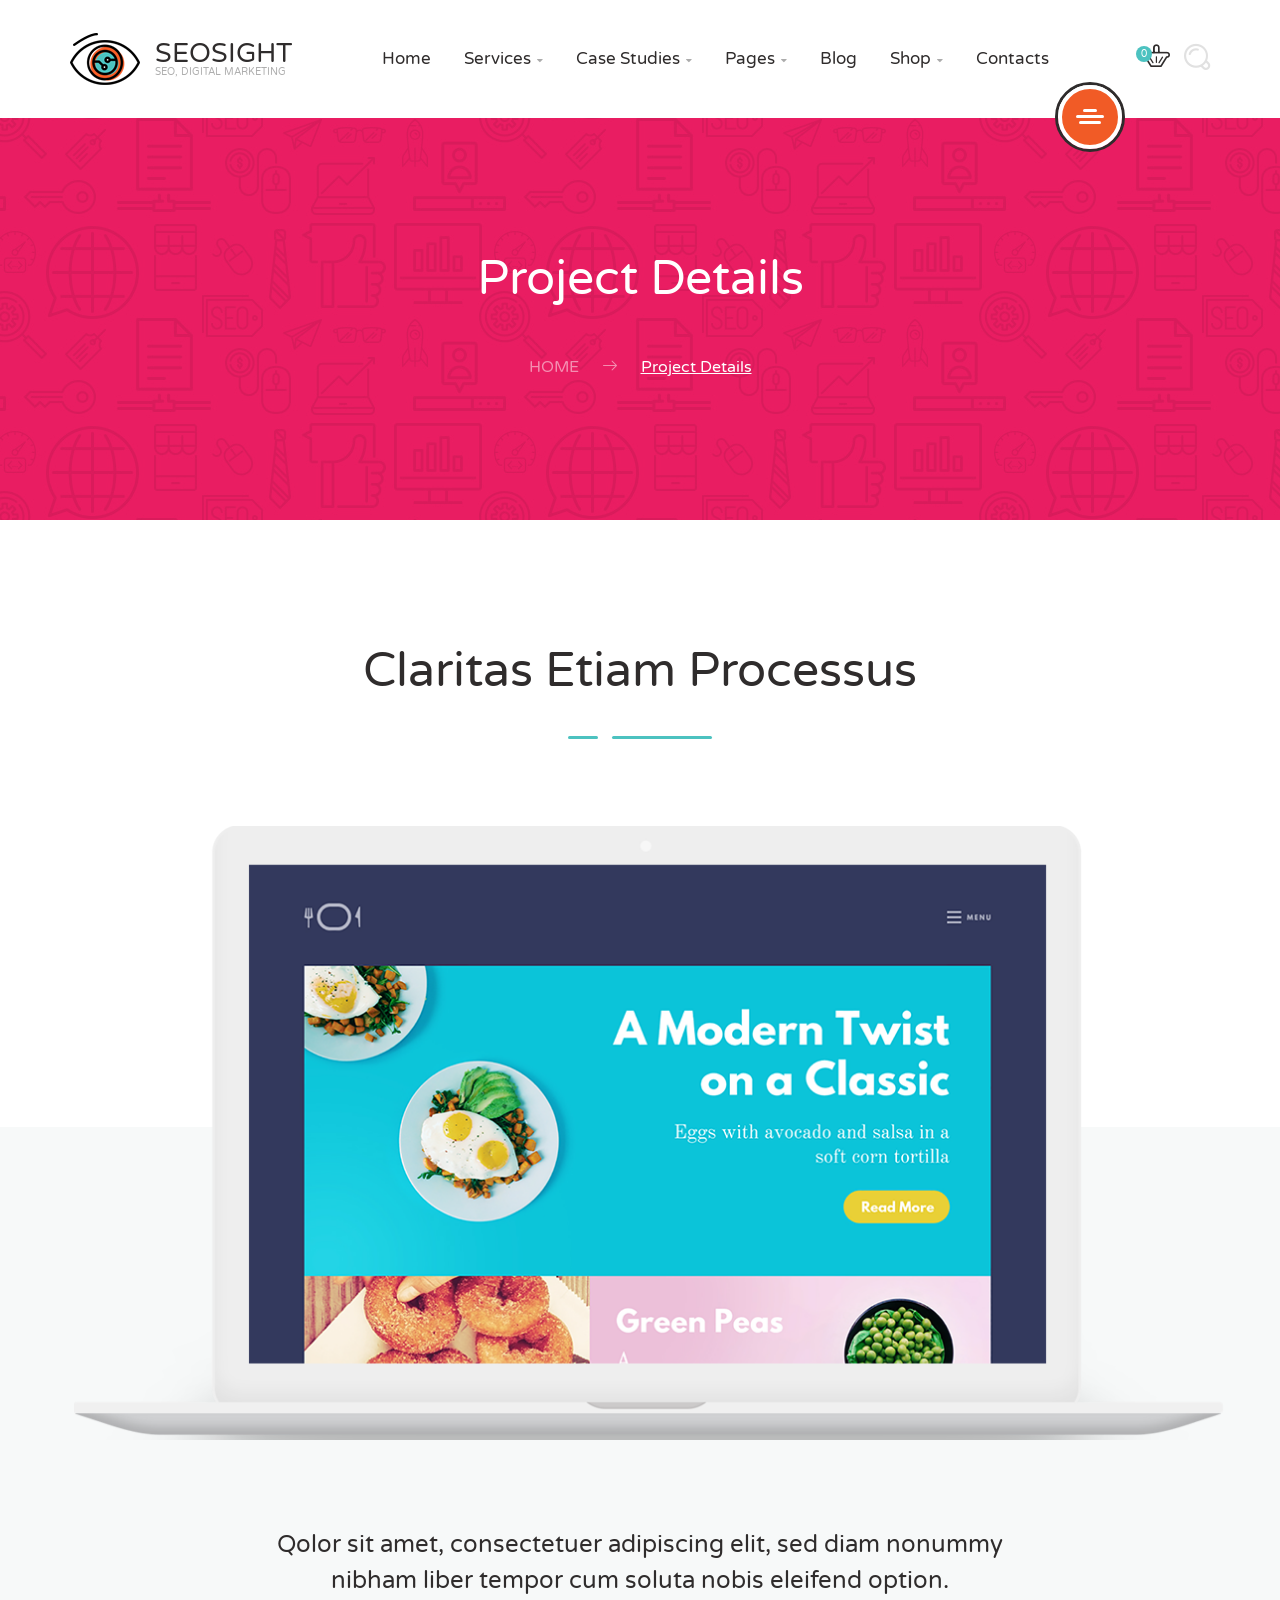
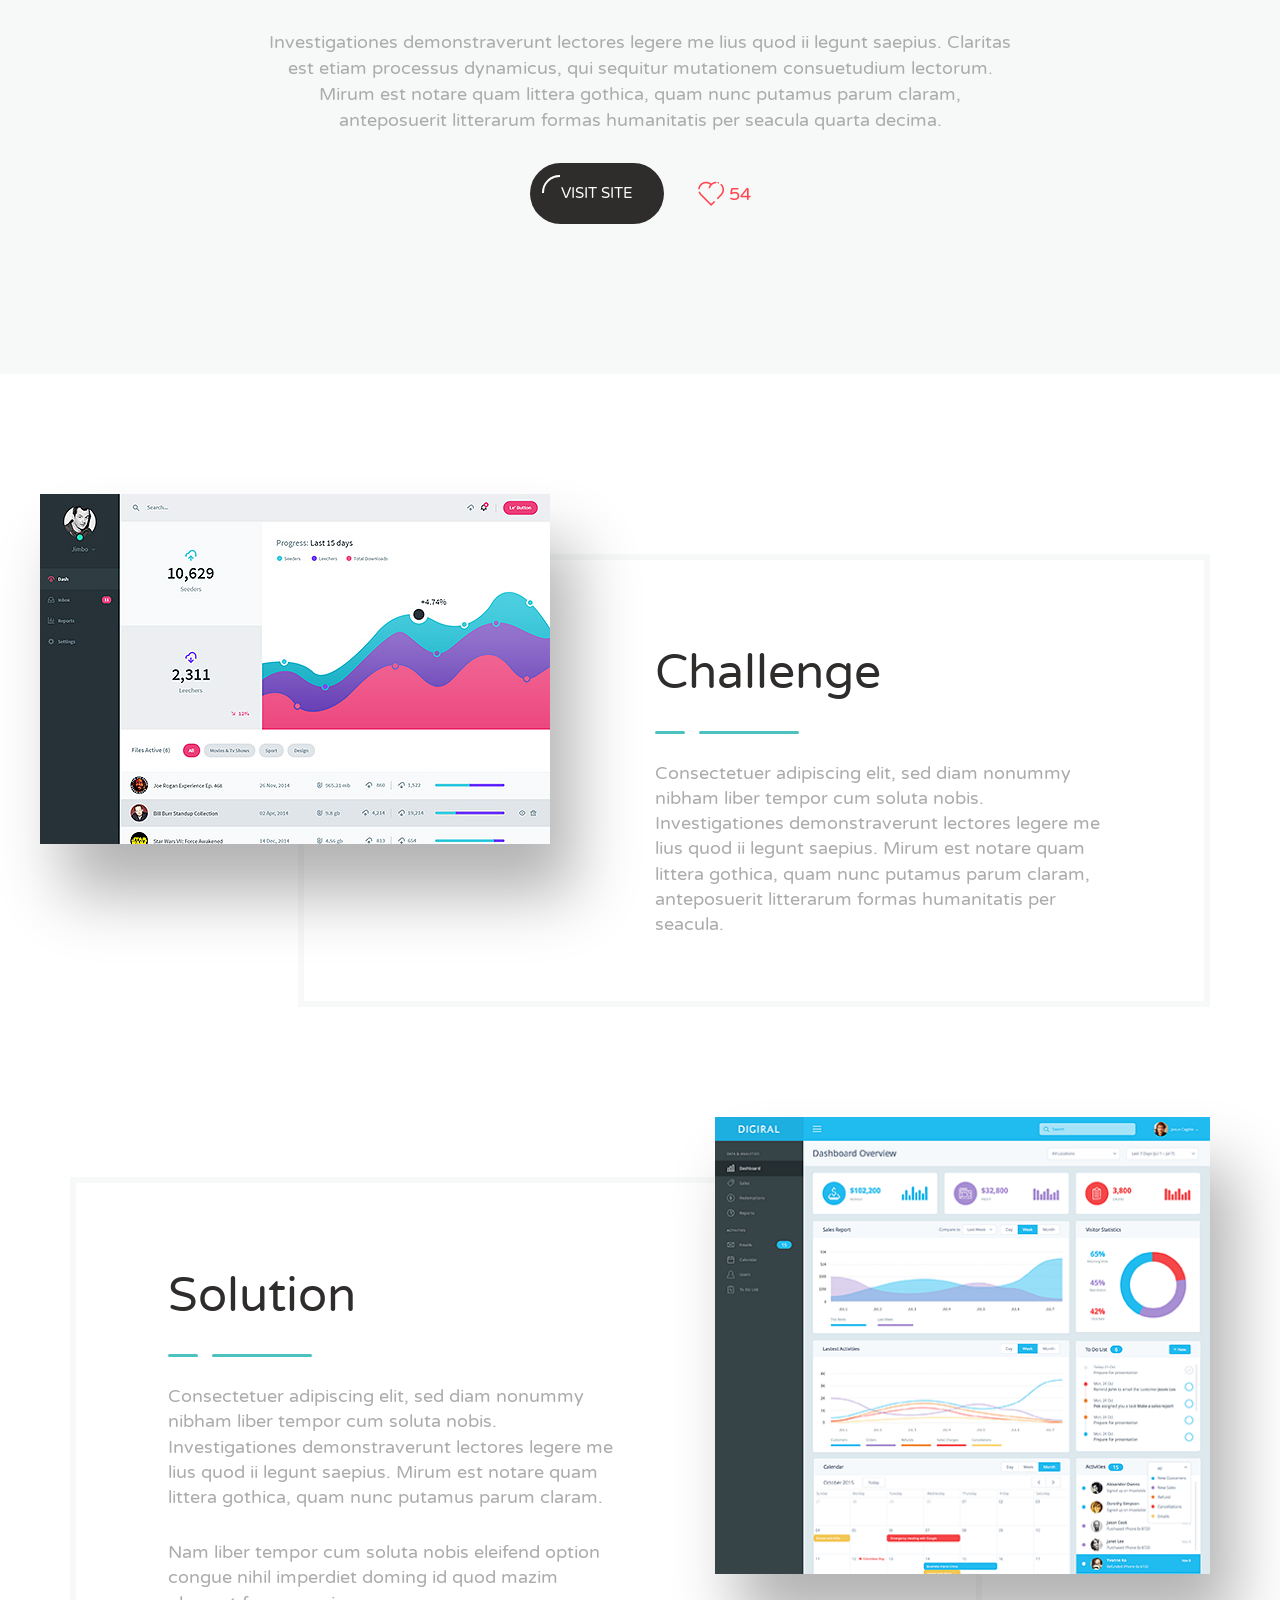
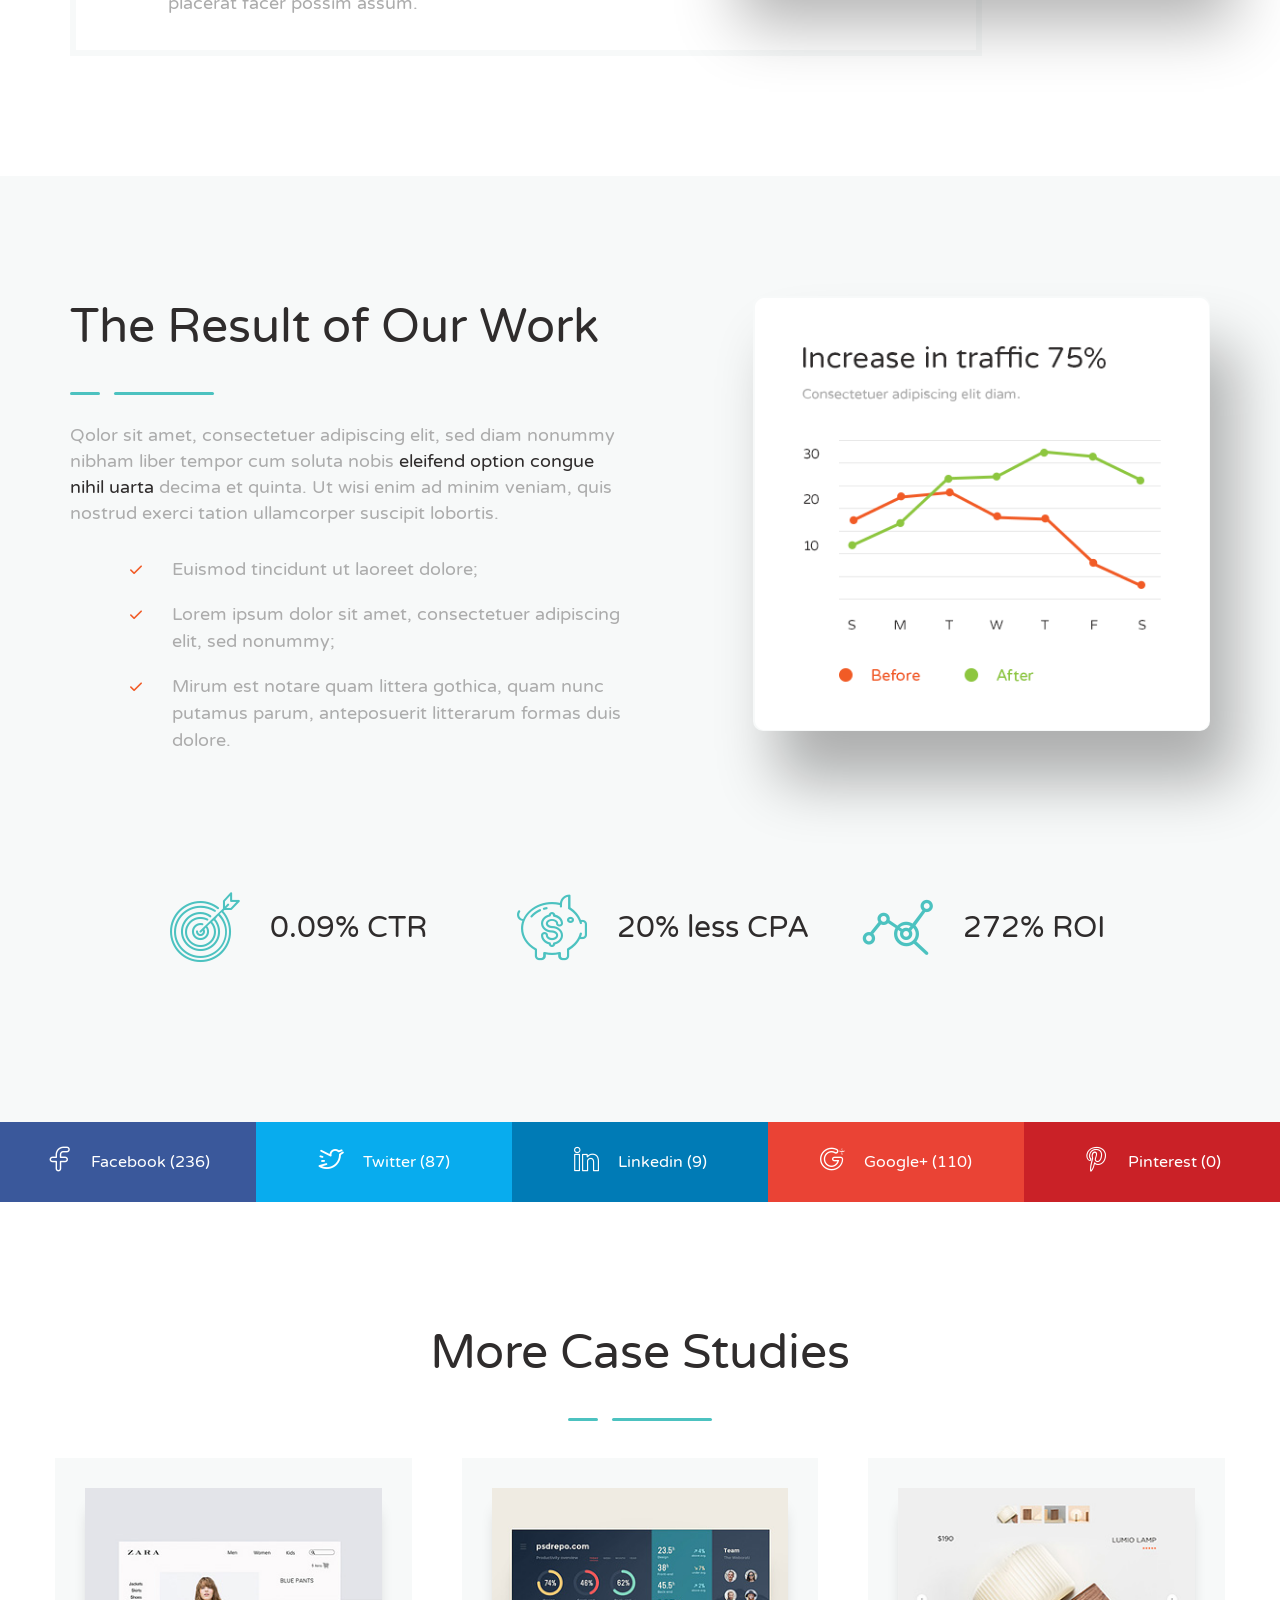
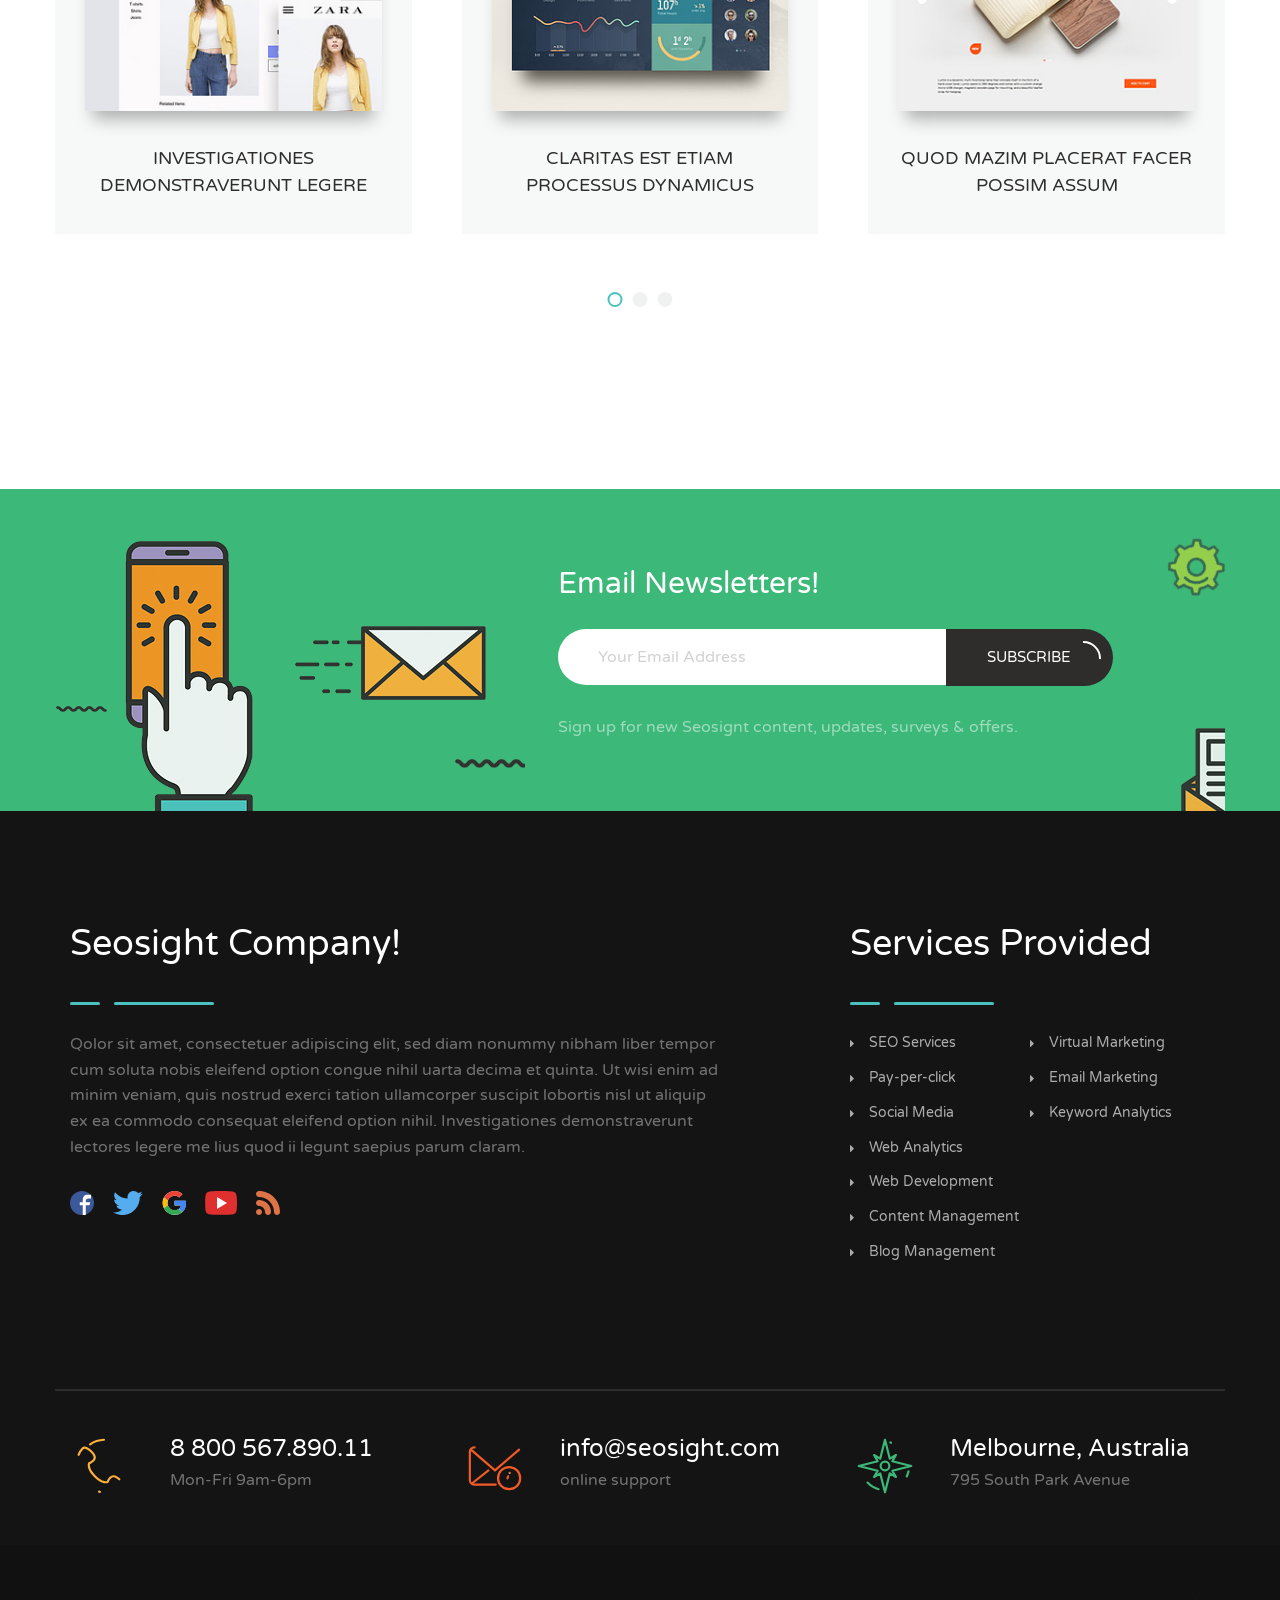
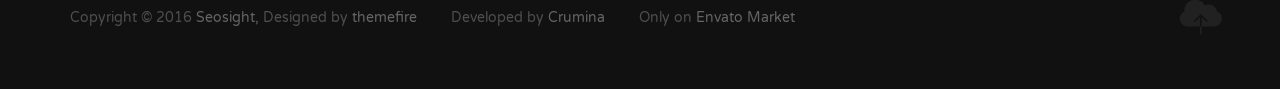
<file: 13_project_details_ver_02.html>
<!DOCTYPE html>
<html lang="en">
<head lang="en">
	<meta charset="UTF-8">
	<meta name="viewport" content="width=device-width, initial-scale=1, maximum-scale=1">
	<title>Seosight - Project Details V1</title>

	<link rel="stylesheet" type="text/css" href="css/fonts.css">
	<link rel="stylesheet" type="text/css" href="css/crumina-fonts.css">
	<link rel="stylesheet" type="text/css" href="css/normalize.css">
	<link rel="stylesheet" type="text/css" href="css/grid.css">
	<link rel="stylesheet" type="text/css" href="css/base.css">
	<link rel="stylesheet" type="text/css" href="css/blocks.css">
	<link rel="stylesheet" type="text/css" href="css/layouts.css">
	<link rel="stylesheet" type="text/css" href="css/modules.css">
	<link rel="stylesheet" type="text/css" href="css/widgets-styles.css">
	<link rel="stylesheet" type="text/css" href="css/ion.rangeSlider.css">


	<!--Plugins styles-->

	<link rel="stylesheet" type="text/css" href="css/jquery.mCustomScrollbar.css">
	<link rel="stylesheet" type="text/css" href="css/swiper.min.css">
	<link rel="stylesheet" type="text/css" href="css/primary-menu.css">
	<link rel="stylesheet" type="text/css" href="css/magnific-popup.css">

	<!--Styles for RTL-->

	<!--<link rel="stylesheet" type="text/css" href="css/rtl.css">-->

	<!--External fonts-->

	<link href='https://fonts.googleapis.com/css?family=Varela+Round' rel='stylesheet' type='text/css'>

</head>


<body class=" "><!-- Preloader -->
<!--<div id="hellopreloader">
	<div class="preloader">
		<svg width="58" height="58">
			<g fill="none" fill-rule="evenodd" stroke="#FFF" stroke-width="1.5" transform="translate(2 1)">
				<circle cx="42.601" cy="11.462" r="5" fill="#fff">
					<animate attributeName="fill-opacity" begin="0s" calcMode="linear" dur="1.3s" repeatCount="indefinite" values="1;0;0;0;0;0;0;0" />
				</circle>
				<circle cx="49.063" cy="27.063" r="5" fill="none">
					<animate attributeName="fill-opacity" begin="0s" calcMode="linear" dur="1.3s" repeatCount="indefinite" values="0;1;0;0;0;0;0;0" />
				</circle>
				<circle cx="42.601" cy="42.663" r="5" fill="none">
					<animate attributeName="fill-opacity" begin="0s" calcMode="linear" dur="1.3s" repeatCount="indefinite" values="0;0;1;0;0;0;0;0" />
				</circle>
				<circle cx="27" cy="49.125" r="5" fill="none">
					<animate attributeName="fill-opacity" begin="0s" calcMode="linear" dur="1.3s" repeatCount="indefinite" values="0;0;0;1;0;0;0;0" />
				</circle>
				<circle cx="11.399" cy="42.663" r="5" fill="none">
					<animate attributeName="fill-opacity" begin="0s" calcMode="linear" dur="1.3s" repeatCount="indefinite" values="0;0;0;0;1;0;0;0" />
				</circle>
				<circle cx="4.938" cy="27.063" r="5" fill="none">
					<animate attributeName="fill-opacity" begin="0s" calcMode="linear" dur="1.3s" repeatCount="indefinite" values="0;0;0;0;0;1;0;0" />
				</circle>
				<circle cx="11.399" cy="11.462" r="5" fill="none">
					<animate attributeName="fill-opacity" begin="0s" calcMode="linear" dur="1.3s" repeatCount="indefinite" values="0;0;0;0;0;0;1;0" />
				</circle>
				<circle cx="27" cy="5" r="5" fill="none">
					<animate attributeName="fill-opacity" begin="0s" calcMode="linear" dur="1.3s" repeatCount="indefinite" values="0;0;0;0;0;0;0;1" />
				</circle>
			</g>
		</svg>
		<div class="text">Loading ...</div>
	</div>
</div>--><!-- ... end Preloader -->

<!-- Header -->

<header class="header" id="site-header">

	<div class="container">

		<div class="header-content-wrapper">

			<div class="logo">
				<a href="index.html" class="full-block-link"></a>
				<img loading="lazy" src="img/logo-eye.png" alt="Seosight">
				<div class="logo-text">
					<div class="logo-title">Seosight</div>
					<div class="logo-sub-title">SEO, Digital Marketing</div>
				</div>
			</div>

			<nav id="primary-menu" class="primary-menu">

				<a href='javascript:void(0)' id="menu-icon-trigger" class="menu-icon-trigger showhide">
					<span class="mob-menu--title">Menu</span>
					<span id="menu-icon-wrapper" class="menu-icon-wrapper" style="visibility: hidden">
                            <svg width="1000px" height="1000px">
                                <path id="pathD" d="M 300 400 L 700 400 C 900 400 900 750 600 850 A 400 400 0 0 1 200 200 L 800 800"></path>
                                <path id="pathE" d="M 300 500 L 700 500"></path>
                                <path id="pathF" d="M 700 600 L 300 600 C 100 600 100 200 400 150 A 400 380 0 1 1 200 800 L 800 200"></path>
                            </svg>
                        </span>
				</a>

				<!-- menu-icon-wrapper -->

				<ul class="primary-menu-menu">
					<li class="menu-item-has-children">
						<a href="index.html">Home</a>
					</li>

					<li class="">
						<a href="03_services.html">Services</a>
						<ul class="dropdown">
							<li class="megamenu-item-info">
								<h5 class="megamenu-item-info-title">List of Services</h5>
								<p class="megamenu-item-info-text">Choose a Service</p>
							</li>
							<li class="hover-ver2">
								<a href="05_service_details_localseo.html"><i class="seoicon-pin-map"></i>
									Local SEO
								</a>
							</li>
							<li class="hover-ver2">
								<a href="07_service_email_marketing.html"><i class="seoicon-mail-send"></i>
									Email Marketing
								</a>
							</li>
							<li class="hover-ver2">
								<a href="06_service_detail.html"><i class="seoicon-chat-comment"></i>
									Social Media Marketing
								</a>
							</li>
							<li class="menu-item-has-children hover-ver2">
								<a href="04_service_detail_seo.html">
									<i class="seoicon-search"></i>
									Search Engine Optimization
								</a>
							</li>
							<li class="hover-ver2">
								<a href="08_service_ppc_management.html"><i class="seoicon-button"></i>
									Pay Per Click Management
								</a>
							</li>
							<li class="menu-item-has-children hover-ver2">
								<a href="03_services.html">
									<i class="seoicon-pie-graph-split"></i>
									Services Promo List
								</a>
							</li>
						</ul>
					</li>

					<li class="">
						<a href="#">Case Studies</a>
						<ul class="dropdown">
							<li class="">
								<a href="11_case_studies.html">
									Case Studies Page
									<i class="seoicon-right-arrow"></i>
								</a>
							</li>

							<li class="">
								<a href="12_project_details_ver_01.html">
									Project details ver1
									<i class="seoicon-right-arrow"></i>
								</a>
							</li>
							<li class="">
								<a href="13_project_details_ver_02.html">
									Project details ver2
									<i class="seoicon-right-arrow"></i>
								</a>
							</li>
						</ul>
					</li>

					<li class="has-megamenu menu-item-has-children">
						<a href="#">Pages</a>

						<div class="megamenu" style="background-image: url('img/menu-bg.png');">
							<div class="megamenu-row">

								<div class="col3">
									<ul>
										<li class="megamenu-item-info">
											<h5 class="megamenu-item-info-title">Standard Pages</h5>
											<p class="megamenu-item-info-text">Pages that every website needs.</p>
										</li>

										<li>
											<a href="02_abouts.html">Our Agency<i class="seoicon-right-arrow"></i></a>
										</li>
										<li>
											<a href="21_seo_analysis.html">SEO Analysis<i class="seoicon-right-arrow"></i></a>
										</li>

										<li>
											<a href="10_testimonials.html">Testimonials
												<i class="seoicon-right-arrow"></i></a>
										</li>
										<li>
											<a href="09_our_clients.html">Our Special Clients<i class="seoicon-right-arrow"></i></a>
										</li>
										<li>
											<a href="34_pricing-tables.html">Pricing Packages<i class="seoicon-right-arrow"></i></a>
										</li>
										<li>
											<a href="404.html">404 Page<i class="seoicon-right-arrow"></i></a>
										</li>
									</ul>
								</div>
								<div class="col3">
									<ul>
										<li class="megamenu-item-info">
											<h5 class="megamenu-item-info-title">Features</h5>
											<p class="megamenu-item-info-text">Features of Our Digital Agency.</p>
										</li>

										<li>
											<a href="36_slider-with-photo.html">Main slider with photo<i class="seoicon-right-arrow"></i></a>
										</li>
										<li>
											<a href="25_navigation-flat.html">Stunning Headers<i class="seoicon-right-arrow"></i></a>
										</li>

										<li>
											<a href="37_navigation-with-photo.html">Sub-headers with photo<i class="seoicon-right-arrow"></i></a>
										</li>

										<li>
											<a href="38_photo-elements.html">Photo elements<i class="seoicon-right-arrow"></i></a>
										</li>

										<li>
											<a href="32_testimonials.html">Our Testimonials<i class="seoicon-right-arrow"></i></a>
										</li>

									</ul>
								</div>
								<div class="col3">
									<ul>

										<li class="megamenu-item-info">
											<h5 class="megamenu-item-info-title">Web Elements</h5>
											<p class="megamenu-item-info-text">Awesome header and title style
												variations and many more.</p>
										</li>

										<li>
											<a href="typography.html">Typography<i class="seoicon-right-arrow"></i></a>
										</li>
										<li>
											<a href="33_charts_counters.html">Charts &amp; Graphs<i class="seoicon-right-arrow"></i></a>
										</li>
										<li>
											<a href="buttons.html">Buttons<i class="seoicon-right-arrow"></i></a>
										</li>

										<li>
											<a href="28_popup-search.html">Popup Search<i class="seoicon-right-arrow"></i></a>
										</li>

									</ul>
								</div>


								<div class="col3">
									<ul>
										<li>
											<div class="google-logo">
												<img loading="lazy" src="img/google-logo.png" alt="logo">
											</div>

											<p class="google-text">The Yoast Analytics plugin lets you easily
												connect your website to Google Analytics and keep track of all
												your site traffic and key metrics in real-time.
											</p>
										</li>
									</ul>
								</div>

							</div>
						</div>
					</li>
					<li class="">
						<a href="14_blog.html">Blog</a>
					</li>
					<li class="">
						<a href="#">Shop</a>
						<ul class="dropdown">
							<li class="">
								<a href="16_shop.html">
									Shop Page
									<i class="seoicon-right-arrow"></i>
								</a>
							</li>
							<li class="">
								<a href="17_product_details.html">
									Product Details
									<i class="seoicon-right-arrow"></i>
								</a>
							</li>
							<li class="">
								<a href="20_checkout.html">
									Checkout
									<i class="seoicon-right-arrow"></i>
								</a>
							</li>
							<li class="">
								<a href="19_cart.html">
									Shopping Cart
									<i class="seoicon-right-arrow"></i>
								</a>
							</li>
						</ul>

					</li>

					<li class="">
						<a href="22_contacts.html">Contacts</a>
					</li>
				</ul>
			</nav>

			<ul class="nav-add">
				<li class="cart">

					<a href="#" class="js-cart-animate">
						<i class="seoicon-basket"></i>
						<span class="cart-count">0</span>
					</a>

					<div class="cart-popup-wrap">
						<div class="popup-cart">
							<h4 class="title-cart">No products in the cart!</h4>
							<p class="subtitle">Please make your choice.</p>
							<div class="btn btn-small btn--dark">
								<span class="text">view all catalog</span>
							</div>
						</div>
					</div>

				</li>

				<li class="search search_main">
					<a href="#" class="js-open-search">
						<i class="seoicon-loupe"></i>
					</a>
				</li>
			</ul>

			<div class="user-menu open-overlay">
				<a href="#" class="user-menu-content  js-open-aside">
					<span></span>
					<span></span>
					<span></span>
				</a>
			</div>
		</div>

	</div>

</header>


<!-- ... End Header -->

<!-- Right-menu -->

<div class="mCustomScrollbar">
	<div class="popup right-menu">

		<div class="right-menu-wrap">

			<div class="user-menu-close js-close-aside">
				<a href="#" class="user-menu-content  js-clode-aside">
					<span></span>
					<span></span>
				</a>
			</div>

			<div class="logo">
				<a href="index.html" class="full-block-link"></a>
				<img loading="lazy" src="img/logo-eye.png" alt="Seosight">
				<div class="logo-text">
					<div class="logo-title">Seosight</div>
				</div>
			</div>

			<p class="text">Investigationes demonstraverunt lectores legere me lius quod
				ii legunt saepius est etiam processus dynamicus.
			</p>

		</div>

		<div class="widget login">

			<h4 class="login-title">Sign In to Your Account</h4>
			<input class="input-standard-grey" placeholder="Username or Email" type="text">
			<input class="password input-standard-grey" placeholder="Password" type="password">
			<div class="login-btn-wrap">

				<div class="btn btn-medium btn--dark btn-hover-shadow">
					<span class="text">login now</span>
					<span class="semicircle"></span>
				</div>

				<div class="remember-wrap">

					<div class="checkbox">
						<input id="remember" type="checkbox" name="remember" value="remember">
						<label for="remember">Remember Me</label>
					</div>

				</div>

			</div>

			<div class="helped">Lost your password?</div>
			<div class="helped js-window-popup">Register Now</div>

		</div>

		<div class="widget contacts">

			<h4 class="contacts-title">Get In Touch</h4>
			<p class="contacts-text">Lorem ipsum dolor sit amet, duis metus ligula amet in purus,
				vitae donec vestibulum enim, tincidunt massa sit, convallis ipsum.
			</p>

			<div class="contacts-item">
				<img loading="lazy" src="img/contact4.png" alt="phone">
				<div class="content">
					<a href="#" class="title">8 800 567.890.11</a>
					<p class="sub-title">Mon-Fri 9am-6pm</p>
				</div>
			</div>

			<div class="contacts-item">
				<img loading="lazy" src="img/contact5.png" alt="phone">
				<div class="content">
					<a href="#" class="title">info@seosight.com</a>
					<p class="sub-title">online support</p>
				</div>
			</div>

			<div class="contacts-item">
				<img loading="lazy" src="img/contact6.png" alt="phone">
				<div class="content">
					<a href="#" class="title">Melbourne, Australia</a>
					<p class="sub-title">795 South Park Avenue</p>
				</div>
			</div>

		</div>

	</div>

</div>

<!-- ... End Right-menu -->

<div class="content-wrapper">

	<!-- Stunning Header -->


	<div class="stunning-header stunning-header-bg-rose">
		<div class="stunning-header-content">
			<h1 class="stunning-header-title">Project Details</h1>
			<ul class="breadcrumbs">
				<li class="breadcrumbs-item">
					<a href="index.html">Home</a>
					<i class="seoicon-right-arrow"></i>
				</li>
				<li class="breadcrumbs-item active">
					<span href="#">Project Details</span>
					<i class="seoicon-right-arrow"></i>
				</li>
			</ul>
		</div>
	</div>

	<!-- End Stunning Header -->

	<!-- Overlay search -->

	<div class="overlay_search">
		<div class="container">
			<div class="row">
				<div class="form_search-wrap">
					<form>
						<input class="overlay_search-input" placeholder="Type and hit Enter..." type="text">
						<a href="#" class="overlay_search-close">
							<span></span>
							<span></span>
						</a>
					</form>
				</div>
			</div>
		</div>
	</div>

	<!-- End Overlay search -->

	<!-- Product description ver3 -->


	<div class="container">
		<div class="row pt120 pb360">

			<div class="product-description-ver3">

				<div class="col-lg-12">
					<div class="heading align-center">
						<h4 class="h1 heading-title">Claritas Etiam Processus</h4>
						<div class="heading-line">
							<span class="short-line"></span>
							<span class="long-line"></span>
						</div>
					</div>
				</div>

				<div class="col-lg-12">
					<div class="product-description-ver3-thumb">
						<img loading="lazy" src="img/description-mac.png" alt="mac-book">
					</div>
				</div>

			</div>

		</div>
	</div>

	<!-- End Product description ver3 -->


	<div class="container-fluid">
		<div class="row pt400 pb120 bg-border-color">

			<div class="container">


				<div class="row align-center">

					<div class="col-lg-8 col-lg-offset-2">
						<div class="heading">

							<h5 class="mb30">Qolor sit amet, consectetuer adipiscing elit, sed diam nonummy nibham liber tempor cum soluta
								nobis eleifend option.
							</h5>

							<p>Investigationes demonstraverunt lectores legere me lius quod ii legunt saepius. Claritas est etiam
								processus dynamicus, qui sequitur mutationem consuetudium lectorum. Mirum est notare quam littera
								gothica, quam nunc putamus parum claram, anteposuerit litterarum formas humanitatis per seacula quarta
								decima.
							</p>

						</div>

						<div class="likes-block">

							<div class="btn btn-medium btn--dark btn-hover-shadow">
								<span class="text">Visit Site</span>
								<span class="semicircle"></span>
							</div>

							<a href="#" class="likes">
								<i class="seoicon-shape-heart"></i>
								<span class="count-likes">54</span>
							</a>

						</div>

					</div>

				</div>

			</div>


		</div>
	</div>

	<!-- Product Description challenge -->


	<div class="container">
		<div class="row pt120 pb30">
			<div class="col-lg-12">

				<div class="product-description-challenge">

					<div class="row">

						<div class="col-lg-6 col-md-6 col-sm-12 col-xs-12">

							<div class="product-description-thumb">
								<img loading="lazy" src="img/solutions.jpg" alt="solution" class="shadow-image">
							</div>
						</div>

						<div class="col-lg-5 col-md-5 col-sm-12 col-xs-12">
							<div class="product-description-content">
								<div class="heading">
									<h4 class="h1 heading-title">Challenge</h4>
									<div class="heading-line">
										<span class="short-line"></span>
										<span class="long-line"></span>
									</div>
									<p>Consectetuer adipiscing elit, sed diam nonummy nibham liber tempor cum
										soluta nobis. Investigationes demonstraverunt lectores legere me lius quod ii legunt saepius.
										Mirum est notare quam littera gothica, quam nunc putamus parum claram, anteposuerit
										litterarum formas humanitatis per seacula.
									</p>
								</div>
							</div>
						</div>


					</div>

					<div class="product-description-border"></div>

				</div>
			</div>
		</div>
	</div>

	<!-- End Product Description challenge -->

	<!-- Product Description solution -->


	<div class="container">
		<div class="row pt80 pb120">
			<div class="col-lg-12">

				<div class="product-description-solution">

					<div class="row">

						<div class="col-lg-5 col-lg-offset-1 col-md-5 col-md-offset-1 col-sm-12 col-xs-12">
							<div class="product-description-content">
								<div class="heading">
									<h4 class="h1 heading-title">Solution</h4>
									<div class="heading-line">
										<span class="short-line"></span>
										<span class="long-line"></span>
									</div>

									<p>Consectetuer adipiscing elit, sed diam nonummy nibham liber tempor cum soluta nobis.
										Investigationes demonstraverunt lectores legere me lius quod ii legunt saepius.
										Mirum est notare quam littera gothica, quam nunc putamus parum claram.

									</p>

									<p>
										Nam liber tempor cum soluta nobis eleifend option congue nihil imperdiet doming id
										quod mazim placerat facer possim assum.
									</p>
								</div>
							</div>
						</div>

						<div class="col-lg-6 col-md-6 col-sm-12 col-xs-12">

							<div class="product-description-thumb">
								<img loading="lazy" src="img/product-solution.png" alt="challenge" class="shadow-image">
							</div>
						</div>

					</div>

					<div class="product-description-border"></div>


				</div>
			</div>
		</div>
	</div>

	<!-- End Product Description solution -->

	<!-- Seo Results ver2 -->

	<div class="container-fluid">
		<div class="row medium-padding120 bg-border-color">
			<div class="container">
				<div class="seo-results-ver2">
					<div class="row pb120">
						<div class="col-lg-6 col-md-6 col-sm-12 col-xs-12">
							<div class="seo-results-content">
								<div class="heading">
									<h4 class="h1 heading-title">The Result of Our Work</h4>
									<div class="heading-line">
										<span class="short-line"></span>
										<span class="long-line"></span>
									</div>
									<p>Qolor sit amet, consectetuer adipiscing elit, sed diam nonummy nibham
										liber tempor cum soluta nobis
										<span class="c-dark">eleifend option congue nihil uarta</span>
										decima et quinta. Ut wisi enim ad minim veniam, quis nostrud exerci tation ullamcorper
										suscipit lobortis.
									</p>
								</div>

								<ul class="list list--secondary">
									<li>
										<i class="seoicon-check"></i>
										<a href="#">Euismod tincidunt ut laoreet dolore;</a>
									</li>
									<li>
										<i class="seoicon-check"></i>
										<a href="#">Lorem ipsum dolor sit amet, consectetuer adipiscing elit, sed nonummy;</a>
									</li>
									<li>
										<i class="seoicon-check"></i>
										<a href="#">Mirum est notare quam littera gothica, quam nunc putamus parum,
											anteposuerit litterarum formas duis dolore.
										</a>
									</li>

								</ul>
							</div>
						</div>

						<div class="col-lg-5 col-lg-offset-1 col-md-5 col-md-offset-1 col-sm-12 col-xs-12">
							<div class="seo-results-thumb">
								<img loading="lazy" src="img/results-ver2.png" alt="results">
							</div>
						</div>
					</div>

					<div class="row">
						<div class="col-lg-12">
							<div class="results">
								<div class="results-item">
									<i class="seoicon-hit-target "></i>
									<div class="results-item-info">
										0.09% CTR
									</div>
								</div>
								<div class="results-item">
									<i class=" seoicon-coins"></i>
									<div class="results-item-info">
										20% less CPA
									</div>
								</div>
								<div class="results-item">
									<i class="seoicon-target-search"></i>
									<div class="results-item-info">
										272% ROI
									</div>
								</div>
							</div>
						</div>
					</div>
				</div>
			</div>
		</div>
	</div>

	<!-- End Seo Results ver2 -->

	<!-- Socials Panel -->


	<div class="socials-panel">
		<div class="socials-panel-item facebook-bg-color">
			<a href="#" class="social__item table-cell">
				<i class="seoicon-social-facebook"></i>
			</a>
			<a href="#" class="socials-panel-title table-cell">Facebook
				<span class="socials-panel-count">(236)</span>
			</a>
		</div>
		<div class="socials-panel-item twitter-bg-color">
			<a href="#" class="social__item table-cell">
				<i class=" seoicon-social-twitter"></i>
			</a>
			<a href="#" class="socials-panel-title table-cell">Twitter
				<span class="socials-panel-count">(87)</span>
			</a>
		</div>
		<div class="socials-panel-item linkedin-bg-color">
			<a href="#" class="social__item table-cell">
				<i class="seoicon-social-linkedin"></i>
			</a>
			<a href="#" class="socials-panel-title table-cell">Linkedin
				<span class="socials-panel-count">(9)</span>
			</a>
		</div>
		<div class="socials-panel-item google-bg-color">
			<a href="#" class="social__item table-cell">
				<i class="seoicon-social-google-plus"></i>
			</a>
			<a href="#" class="socials-panel-title table-cell">Google+
				<span class="socials-panel-count">(110)</span>
			</a>
		</div>
		<div class="socials-panel-item pinterest-bg-color">
			<a href="#" class="social__item table-cell">
				<i class="seoicon-social-pinterest"></i>
			</a>
			<a href="#" class="socials-panel-title table-cell">Pinterest
				<span class="socials-panel-count">(0)</span>
			</a>
		</div>
	</div>

	<!-- End Socials Panel -->


	<!-- Recent case -->


	<div class="container">
		<div class="row medium-padding120">
			<div class="recent-case align-center">
				<div class="row">
					<div class="col-lg-8 col-lg-offset-2">
						<div class="heading align-center mb30">
							<h4 class="h1 heading-title">More Case Studies</h4>
							<div class="heading-line">
								<span class="short-line"></span>
								<span class="long-line"></span>
							</div>
						</div>
					</div>
				</div>

				<div class="row">

					<div class="case-item-wrap">


						<div class="swiper-container pagination-bottom" data-show-items="3" data-scroll-items="3">


							<div class="swiper-wrapper">

								<div class="col-lg-4 col-md-4 col-sm-6 col-xs-12 swiper-slide">
									<div class="case-item">
										<div class="case-item__thumb mouseover poster-3d lightbox shadow animation-disabled" data-offset="5">
											<img loading="lazy" src="img/case1.jpg" alt="our case">
										</div>
										<h6 class="case-item__title">Investigationes demonstraverunt legere</h6>
									</div>
								</div>

								<div class="col-lg-4 col-md-4 col-sm-6 col-xs-12 swiper-slide">
									<div class="case-item">
										<div class="case-item__thumb mouseover poster-3d lightbox shadow animation-disabled" data-offset="5">
											<img loading="lazy" src="img/case2.jpg" alt="our case">
										</div>
										<h6 class="case-item__title">Claritas est etiam processus dynamicus</h6>
									</div>
								</div>

								<div class="col-lg-4 col-md-4 col-sm-6 col-xs-12 swiper-slide">
									<div class="case-item">
										<div class="case-item__thumb mouseover poster-3d lightbox shadow animation-disabled" data-offset="5">
											<img loading="lazy" src="img/case3.jpg" alt="our case">
										</div>
										<h6 class="case-item__title">quod mazim placerat facer possim assum</h6>
									</div>
								</div>

								<div class="col-lg-4 col-md-4 col-sm-6 col-xs-12 swiper-slide">
									<div class="case-item">
										<div class="case-item__thumb mouseover poster-3d lightbox shadow animation-disabled" data-offset="5">
											<img loading="lazy" src="img/case1.jpg" alt="our case">
										</div>
										<h6 class="case-item__title">Investigationes demonstraverunt legere</h6>
									</div>
								</div>

								<div class="col-lg-4 col-md-4 col-sm-6 col-xs-12 swiper-slide">
									<div class="case-item">
										<div class="case-item__thumb mouseover poster-3d lightbox shadow animation-disabled" data-offset="5">
											<img loading="lazy" src="img/case2.jpg" alt="our case">
										</div>
										<h6 class="case-item__title">Claritas est etiam processus dynamicus</h6>
									</div>
								</div>

								<div class="col-lg-4 col-md-4 col-sm-6 col-xs-12 swiper-slide">
									<div class="case-item">
										<div class="case-item__thumb mouseover poster-3d lightbox shadow animation-disabled" data-offset="5">
											<img loading="lazy" src="img/case3.jpg" alt="our case">
										</div>
										<h6 class="case-item__title">quod mazim placerat facer possim assum</h6>
									</div>
								</div>

								<div class="col-lg-4 col-md-4 col-sm-6 col-xs-12 swiper-slide">
									<div class="case-item">
										<div class="case-item__thumb mouseover poster-3d lightbox shadow animation-disabled" data-offset="5">
											<img loading="lazy" src="img/case1.jpg" alt="our case">
										</div>
										<h6 class="case-item__title">Investigationes demonstraverunt legere</h6>
									</div>
								</div>

								<div class="col-lg-4 col-md-4 col-sm-6 col-xs-12 swiper-slide">
									<div class="case-item">
										<div class="case-item__thumb mouseover poster-3d lightbox shadow animation-disabled" data-offset="5">
											<img loading="lazy" src="img/case2.jpg" alt="our case">
										</div>
										<h6 class="case-item__title">Claritas est etiam processus dynamicus</h6>
									</div>
								</div>

								<div class="col-lg-4 col-md-4 col-sm-6 col-xs-12 swiper-slide">
									<div class="case-item">
										<div class="case-item__thumb mouseover poster-3d lightbox shadow animation-disabled" data-offset="5">
											<img loading="lazy" src="img/case3.jpg" alt="our case">
										</div>
										<h6 class="case-item__title">quod mazim placerat facer possim assum</h6>
									</div>
								</div>

							</div>

							<!-- If we need pagination -->
							<div class="swiper-pagination"></div>
						</div>
					</div>
				</div>

			</div>
		</div>
	</div>

	<!-- End Recent case -->

	<!-- Subscribe Form -->

	<div class="container-fluid bg-green-color">
		<div class="row">
			<div class="container">

				<div class="row">

					<div class="subscribe scrollme">

						<div class="col-lg-6 col-lg-offset-5 col-md-6 col-md-offset-5 col-sm-12 col-xs-12">
							<h4 class="subscribe-title">Email Newsletters!</h4>
							<form class="subscribe-form crumina-submit" method="post" data-nonce="crumina-submit-form-nonce" data-type="standard" action="modules/forms/submit.php">
								<input class="input-standard-grey input-white" name="email" placeholder="Your Email Address" type="email" required>
								<button class="subscr-btn">subscribe
									<span class="semicircle--right"></span>
								</button>
							</form>
							<div class="sub-title">Sign up for new Seosignt content, updates, surveys & offers.</div>

						</div>

						<div class="images-block">
							<img loading="lazy" src="img/subscr-gear.png" alt="gear" class="gear">
							<img loading="lazy" src="img/subscr1.png" alt="mail" class="mail">
							<img loading="lazy" src="img/subscr-mailopen.png" alt="mail" class="mail-2">
						</div>
					</div>
				</div>
			</div>
		</div>
	</div>

	<!-- End Subscribe Form -->

</div>

<!-- Footer -->

<footer class="footer">
	<div class="container">
		<div class="row">

			<div class="info">
				<div class="col-lg-7 col-md-7 col-sm-12 col-xs-12">
					<div class="heading">
						<h3 class="heading-title">Seosight Company!</h3>
						<div class="heading-line">
							<span class="short-line"></span>
							<span class="long-line"></span>
						</div>
						<p class="heading-text">Qolor sit amet, consectetuer adipiscing elit, sed diam nonummy nibham
							liber tempor cum soluta nobis eleifend option congue nihil uarta decima et quinta.
							Ut wisi enim ad minim veniam, quis nostrud exerci tation ullamcorper suscipit lobortis nisl
							ut aliquip ex ea commodo consequat eleifend option nihil. Investigationes demonstraverunt
							lectores legere me lius quod ii legunt saepius parum claram.
						</p>
					</div>

					<div class="socials">
						<a href="" class="social__item">
							<img loading="lazy" src="svg/circle-facebook.svg" alt="facebook">
						</a>
						<a href="" class="social__item">
							<img loading="lazy" src="svg/twitter.svg" alt="twitter">
						</a>
						<a href="" class="social__item">
							<img loading="lazy" src="svg/google.svg" alt="google">
						</a>
						<a href="" class="social__item">
							<img loading="lazy" src="svg/youtube.svg" alt="youtube">
						</a>
						<a href="" class="social__item">
							<img loading="lazy" src="svg/rss.svg" alt="rss">
						</a>
					</div>
				</div>

				<div class="col-lg-4 col-lg-offset-1 col-md-4 col-md-offset-1 col-sm-12 col-xs-12">
					<div class="services">
						<div class="heading">
							<h3 class="heading-title">Services Provided</h3>
							<div class="heading-line">
								<span class="short-line"></span>
								<span class="long-line"></span>
							</div>
						</div>

						<ul class="list list--primary">
							<li>
								<i class="fa fa-caret-right" aria-hidden="true"></i>
								<a href="#">SEO Services</a>
							</li>
							<li>
								<i class="fa fa-caret-right" aria-hidden="true"></i>
								<a href="#">Pay-per-click</a>
							</li>
							<li>
								<i class="fa fa-caret-right" aria-hidden="true"></i>
								<a href="#">Social Media</a>
							</li>
							<li>
								<i class="fa fa-caret-right" aria-hidden="true"></i>
								<a href="#">Web Analytics</a>
							</li>
							<li>
								<i class="fa fa-caret-right" aria-hidden="true"></i>
								<a href="#">Web Development</a>
							</li>
							<li>
								<i class="fa fa-caret-right" aria-hidden="true"></i>
								<a href="#">Content Management</a>
							</li>
							<li>
								<i class="fa fa-caret-right" aria-hidden="true"></i>
								<a href="#">Blog Management</a>
							</li>
						</ul>

						<ul class="list list--primary">
							<li>
								<i class="fa fa-caret-right" aria-hidden="true"></i>
								<a href="#">Virtual Marketing</a>
							</li>
							<li>
								<i class="fa fa-caret-right" aria-hidden="true"></i>
								<a href="#">Email Marketing</a>
							</li>
							<li>
								<i class="fa fa-caret-right" aria-hidden="true"></i>
								<a href="#">Keyword Analytics</a>
							</li>
						</ul>
					</div>
				</div>
			</div>

		</div>

		<div class="row">
			<div class="contacts">
				<div class="col-lg-4 col-md-12 col-sm-12 col-xs-12">
					<div class="contacts-item">
						<div class="icon js-animate-icon">
							<svg enable-background="new 0 0 64 64" version="1.1" viewBox="0 0 64 64" xml:space="preserve" xmlns="http://www.w3.org/2000/svg"><path d="  M45.1,44.2C42.9,42,39.6,40,37,42.6c-1.8,1.8-2.6,3.9-2.6,3.9s-4.3,2.3-11.7-5.2s-5.2-11.7-5.2-11.7s2.1-0.8,3.9-2.6  c2.6-2.6,0.6-5.9-1.7-8.1c-2.7-2.7-6.2-4.9-8.2-2.9c-3.7,3.7-4.4,8.4-4.4,8.4S9,35.5,18.7,45.3s20.9,11.6,20.9,11.6s4.7-0.7,8.4-4.4  C50,50.4,47.8,46.9,45.1,44.2z" fill="none" stroke="#fcb03b" stroke-linecap="round" stroke-linejoin="round" stroke-miterlimit="10" stroke-width="2"/><path d="  M18.4,12.2C22.2,9.5,26.9,8,32,8c13.3,0,24,10.8,24,24c0,4-1.3,9-4.4,12.2" fill="none" stroke="#fcb03b" stroke-linecap="round" stroke-linejoin="round" stroke-miterlimit="10" stroke-width="2"/><path d="  M27.3,55.6c-9.8-1.9-17.5-9.8-19.1-19.7" fill="none" stroke="#fcb03b" stroke-linecap="round" stroke-linejoin="round" stroke-miterlimit="10" stroke-width="2"/><path d="  M30,21c0,0,4.4,0,5.2,0c1.2,0,1.8,0.2,1.8,1.1s0,0.7,0,1.3c0,0.6,0,1.4-1.6,2.5c-2.3,1.6-5.6,3.8-5.6,5.1c0,1.6,0.7,2,1.8,2  s5.3,0,5.3,0" fill="none" stroke="#fcb03b" stroke-linecap="round" stroke-linejoin="round" stroke-miterlimit="10" stroke-width="2"/><path d="  M40,21c0,0,0,2.8,0,3.8S39.9,27,41.5,27c1.6,0,4.5,0,4.5,0v-6.1V33" fill="none" stroke="#fcb03b" stroke-linecap="round" stroke-linejoin="round" stroke-miterlimit="10" stroke-width="2"/></svg>
						</div>
						<div class="content">
							<a href="#" class="title">8 800 567.890.11</a>
							<p class="sub-title">Mon-Fri 9am-6pm</p>
						</div>
					</div>
				</div>

				<div class="col-lg-4 col-md-12 col-sm-12 col-xs-12">
					<div class="contacts-item">
						<div class="icon js-animate-icon">
							<svg enable-background="new 0 0 64 64" version="1.1" viewBox="0 0 64 64" xml:space="preserve" xmlns="http://www.w3.org/2000/svg"><polyline fill="none" points="  54,17 32,36 10,17 " stroke="#f15b26" stroke-linecap="round" stroke-linejoin="round" stroke-miterlimit="10" stroke-width="2"/><line fill="none" stroke="#f15b26" stroke-linecap="round" stroke-linejoin="round" stroke-miterlimit="10" stroke-width="2" x1="10.9" x2="26" y1="48" y2="36"/><path d="  M32.7,49H13c-2.2,0-4-1.8-4-4V19c0-2.2,1.8-4,4-4h38c2.2,0,4,1.8,4,4v15.5" fill="none" stroke="#f15b26" stroke-linecap="round" stroke-linejoin="round" stroke-miterlimit="10" stroke-width="2"/><circle cx="44.9" cy="43.1" fill="none" r="10.1" stroke="#f15b26" stroke-linecap="round" stroke-linejoin="round" stroke-miterlimit="10" stroke-width="2"/><path d="  M44,41.4c0,0-1.3,3.4-0.9,5.1c0.4,1.7,2.6,2.1,3.7,1.1" fill="none" stroke="#f15b26" stroke-linecap="round" stroke-linejoin="round" stroke-miterlimit="10" stroke-width="2"/><g><circle cx="45.4" cy="38.3" fill="#DCE9EE" r="0.9"/><path d="M45.4,37.3c-0.5,0-0.9,0.4-0.9,0.9c0,0.5,0.4,0.9,0.9,0.9s0.9-0.4,0.9-0.9C46.4,37.8,46,37.3,45.4,37.3   L45.4,37.3z" fill="#f15b26"/></g></svg>
						</div>
						<div class="content">
							<a href="#" class="title">info@seosight.com</a>
							<p class="sub-title">online support</p>
						</div>
					</div>
				</div>

				<div class="col-lg-4 col-md-12 col-sm-12 col-xs-12">
					<div class="contacts-item">
						<div class="icon js-animate-icon">
							<svg enable-background="new 0 0 64 64" version="1.1" viewBox="0 0 64 64" xml:space="preserve" xmlns="http://www.w3.org/2000/svg"><polygon fill="none" points="  38.7,36.4 56,32 38.7,27.6 42,22 36.4,25.3 32,8 27.6,25.3 22,22 25.3,27.6 8,32 25.3,36.4 22,42 27.6,38.7 32,56 36.4,38.7 42,42   " stroke="#3cb878" stroke-linecap="round" stroke-linejoin="round" stroke-miterlimit="10" stroke-width="2"></polygon><circle cx="32" cy="32" fill="none" r="4" stroke="#3cb878" stroke-linecap="round" stroke-linejoin="round" stroke-miterlimit="10" stroke-width="2"></circle><path d="  M26.1,53.2c-7.9-2.2-13.9-8.6-15.6-16.7" fill="none" stroke="#3cb878" stroke-linecap="round" stroke-linejoin="round" stroke-miterlimit="10" stroke-width="2"></path><path d="  M53.5,36.9c-1.8,8.1-8.2,14.6-16.3,16.5" fill="none" stroke="#3cb878" stroke-linecap="round" stroke-linejoin="round" stroke-miterlimit="10" stroke-width="2"></path><path d="  M36.9,10.5c8.2,1.9,14.7,8.3,16.6,16.6" fill="none" stroke="#3cb878" stroke-linecap="round" stroke-linejoin="round" stroke-miterlimit="10" stroke-width="2"></path><path d="  M10.5,27.1c1.9-8.2,8.3-14.6,16.4-16.5" fill="none" stroke="#3cb878" stroke-linecap="round" stroke-linejoin="round" stroke-miterlimit="10" stroke-width="2"></path></svg>
						</div>
						<div class="content">
							<a href="#" class="title">Melbourne, Australia</a>
							<p class="sub-title">795 South Park Avenue</p>
						</div>
					</div>
				</div>
			</div>
		</div>

	</div>

	<div class="sub-footer">
		<div class="container">
			<div class="row">
				<div class="col-lg-12 col-md-12 col-sm-12 col-xs-12">
                    <span>
                        Copyright © 2016 <a href="index.html" class="sub-footer__link">Seosight,</a>
                        Designed by <a href="https://themeforest.net/user/themefire/portfolio">themefire</a>
                    </span>

					<span>Developed by <a href="https://themeforest.net/user/crumina/portfolio">Crumina</a></span>
					<span>Only on <a href="https://themeforest.net/user/crumina/portfolio">Envato Market</a></span>

					<a class="back-to-top" href="#">
						<svg class="back-to-top">
							<use xlink:href="#to-top"></use>
						</svg>
					</a>
				</div>
			</div>
		</div>
	</div>

</footer>

<!-- End Footer -->


<svg style="display:none;">
	<symbol id="arrow-left" viewBox="122.9 388.2 184.3 85">
		<path d="M124.1,431.3c0.1,2,1,3.8,2.4,5.2c0,0,0.1,0.1,0.1,0.1l34.1,34.1c1.6,1.6,3.7,2.5,5.9,2.5s4.3-0.9,5.9-2.4
		c1.6-1.6,2.4-3.7,2.4-5.9s-0.9-3.9-2.4-5.5l-19.9-19.5h11.1c1.5,0,2.7-1.5,2.7-3c0-1.5-1.2-3-2.7-3h-17.6c-1.1,0-2.1,0.6-2.5,1.6
		c-0.4,1-0.2,2.1,0.6,2.9l24.4,24.4c0.6,0.6,0.9,1.3,0.9,2.1s-0.3,1.6-0.9,2.1c-0.6,0.6-1.3,0.9-2.1,0.9s-1.6-0.3-2.1-0.9
		l-34.2-34.2c0,0,0,0,0,0c-0.6-0.6-0.8-1.4-0.9-1.9c0,0,0,0,0,0c0-0.2,0-0.4,0-0.6c0.1-0.6,0.3-1.1,0.7-1.6c0-0.1,0.1-0.1,0.2-0.2
		l34.1-34.1c0.6-0.6,1.3-0.9,2.1-0.9s1.6,0.3,2.1,0.9c0.6,0.6,0.9,1.3,0.9,2.1s-0.3,1.6-0.9,2.1l-24.4,24.4c-0.8,0.8-1,2-0.6,3
		c0.4,1,1.4,1.7,2.5,1.7h125.7c1.5,0,2.7-1,2.7-2.5c0-1.5-1.2-2.5-2.7-2.5H152.6l19.9-20.1c1.6-1.6,2.4-3.8,2.4-6s-0.9-4.4-2.4-6
		c-1.6-1.6-3.7-2.5-5.9-2.5s-4.3,0.9-5.9,2.4l-34.1,34.1c-0.2,0.2-0.3,0.3-0.5,0.5c-1.1,1.2-1.8,2.8-2,4.4
		C124.1,430.2,124.1,430.8,124.1,431.3C124.1,431.3,124.1,431.3,124.1,431.3z"></path>
		<path d="M283.3,427.9h14.2c1.7,0,3,1.3,3,3c0,1.7-1.4,3-3,3H175.1c-1.5,0-2.7,1.5-2.7,3c0,1.5,1.2,3,2.7,3h122.4
		c4.6,0,8.4-3.9,8.4-8.5c0-4.6-3.8-8.5-8.4-8.5h-14.2c-1.5,0-2.7,1-2.7,2.5C280.7,426.9,281.8,427.9,283.3,427.9z"></path>
	</symbol>
	<symbol id="arrow-right" viewBox="122.9 388.2 184.3 85">
		<path d="M305.9,430.2c-0.1-2-1-3.8-2.4-5.2c0,0-0.1-0.1-0.1-0.1l-34.1-34.1c-1.6-1.6-3.7-2.5-5.9-2.5c-2.2,0-4.3,0.9-5.9,2.4
		c-1.6,1.6-2.4,3.7-2.4,5.9s0.9,4.1,2.4,5.7l19.9,19.6h-11.1c-1.5,0-2.7,1.5-2.7,3c0,1.5,1.2,3,2.7,3h17.6c1.1,0,2.1-0.7,2.5-1.7
		c0.4-1,0.2-2.2-0.6-2.9l-24.4-24.5c-0.6-0.6-0.9-1.3-0.9-2.1s0.3-1.6,0.9-2.1c0.6-0.6,1.3-0.9,2.1-0.9c0.8,0,1.6,0.3,2.1,0.9
		l34.2,34.2c0,0,0,0,0,0c0.6,0.6,0.8,1.4,0.9,1.9c0,0,0,0,0,0c0,0.2,0,0.4,0,0.6c-0.1,0.6-0.3,1.1-0.7,1.6c0,0.1-0.1,0.1-0.2,0.2
		l-34.1,34.1c-0.6,0.6-1.3,0.9-2.1,0.9s-1.6-0.3-2.1-0.9c-0.6-0.6-0.9-1.3-0.9-2.1s0.3-1.6,0.9-2.1l24.4-24.4c0.8-0.8,1-1.9,0.6-2.9
		c-0.4-1-1.4-1.6-2.5-1.6H158.1c-1.5,0-2.7,1-2.7,2.5c0,1.5,1.2,2.5,2.7,2.5h119.3l-19.9,20c-1.6,1.6-2.4,3.7-2.4,6s0.9,4.4,2.4,5.9
		c1.6,1.6,3.7,2.5,5.9,2.5s4.3-0.9,5.9-2.4l34.1-34.1c0.2-0.2,0.3-0.3,0.5-0.5c1.1-1.2,1.8-2.8,2-4.4
		C305.9,431.3,305.9,430.8,305.9,430.2C305.9,430.2,305.9,430.2,305.9,430.2z"></path>
		<path d="M146.7,433.9h-14.2c-1.7,0-3-1.3-3-3c0-1.7,1.4-3,3-3h122.4c1.5,0,2.7-1.5,2.7-3c0-1.5-1.2-3-2.7-3H132.4
		c-4.6,0-8.4,3.9-8.4,8.5c0,4.6,3.8,8.5,8.4,8.5h14.2c1.5,0,2.7-1,2.7-2.5C149.3,434.9,148.1,433.9,146.7,433.9z"></path>
	</symbol>
	<symbol id="to-top" viewBox="0 0 32 32">
		<path d="M17,22 L25.0005601,22 C27.7616745,22 30,19.7558048 30,17 C30,14.9035809 28.7132907,13.1085075 26.8828633,12.3655101
         L26.8828633,12.3655101 C26.3600217,9.87224935 24.1486546,8 21.5,8 C20.6371017,8 19.8206159,8.19871575 19.0938083,8.55288165
         C17.8911816,6.43144875 15.6127573,5 13,5 C9.13400656,5 6,8.13400656 6,12 C6,12.1381509 6.00400207,12.275367 6.01189661,12.4115388
          L6.01189661,12.4115388 C4.23965876,13.1816085 3,14.9491311 3,17 C3,19.7614237 5.23249418,22 7.99943992,22 L16,22 L16,16 L12.75,19.25
           L12,18.5 L16.5,14 L21,18.5 L20.25,19.25 L17,16 L17,22 L17,22 Z M16,22 L16,27 L17,27 L17,22 L16,22 L16,22 Z" id="cloud-upload"></path>
	</symbol>

</svg>

<!-- JS Script -->

<script src="js/jquery-3.4.1.js"></script>

<script src="js/js-plugins/crum-mega-menu.js"></script>
<script src="js/js-plugins/swiper.jquery.min.js"></script>
<script src="js/js-plugins/waypoints.js"></script>
<script src="js/js-plugins/jquery.drawsvg.js"></script>
<script src="js/js-plugins/jquery-countTo.js"></script>
<script src="js/js-plugins/jquery.mousewheel.js"></script>
<script src="js/js-plugins/jquery.mCustomScrollbar.js"></script>
<script src="js/js-plugins/imagesLoaded.js"></script>
<script src="js/js-plugins/jquery.magnific-popup.js"></script>
<script src="js/js-plugins/jquery.matchHeight.js"></script>
<script src="js/js-plugins/segment.js"></script>
<script src="js/js-plugins/bootstrap.js"></script>
<script src="js/js-plugins/jquery-circle-progress.js"></script>
<script src="js/js-plugins/Headroom.js"></script>
<script src="js/js-plugins/smooth-scroll.js"></script>
<script src="js/js-plugins/jquery.nice-select.js"></script>
<script src="js/js-plugins/fastClick.js"></script>
<script src="js/js-plugins/form-actions.js"></script>
<script src="js/js-plugins/velocity.js"></script>
<script src="js/js-plugins/time-line.js"></script>
<script src="js/js-plugins/ScrollMagic.min.js"></script>
<script src="js/js-plugins/animation.velocity.min.js"></script>
<script src="js/js-plugins/ajax-pagination.js"></script>
<script src="js/js-plugins/donut-chart.js"></script>
<script src="js/js-plugins/isotope.pkgd.min.js"></script>
<script src="js/js-plugins/photo-gallery.js"></script>
<script src="js/js-plugins/ion.rangeSlider.js"></script>
<script src="js/js-plugins/leaflet.js"></script>
<script src="js/js-plugins/MarkerClusterGroup.js"></script>

<script src="js/main.js"></script>

<!-- jQuery-scripts for Modules (Send Message) -->
<script src="modules/forms/src/js/jquery.validate.min.js"></script>
<script src="modules/forms/src/js/sweetalert2.all.js"></script>
<script src="modules/forms/src/js/scripts.js"></script>
<!-- /jQuery-scripts for Modules (Send Message) -->

<!-- ...end JS Script -->

</body>
</html>
</file>
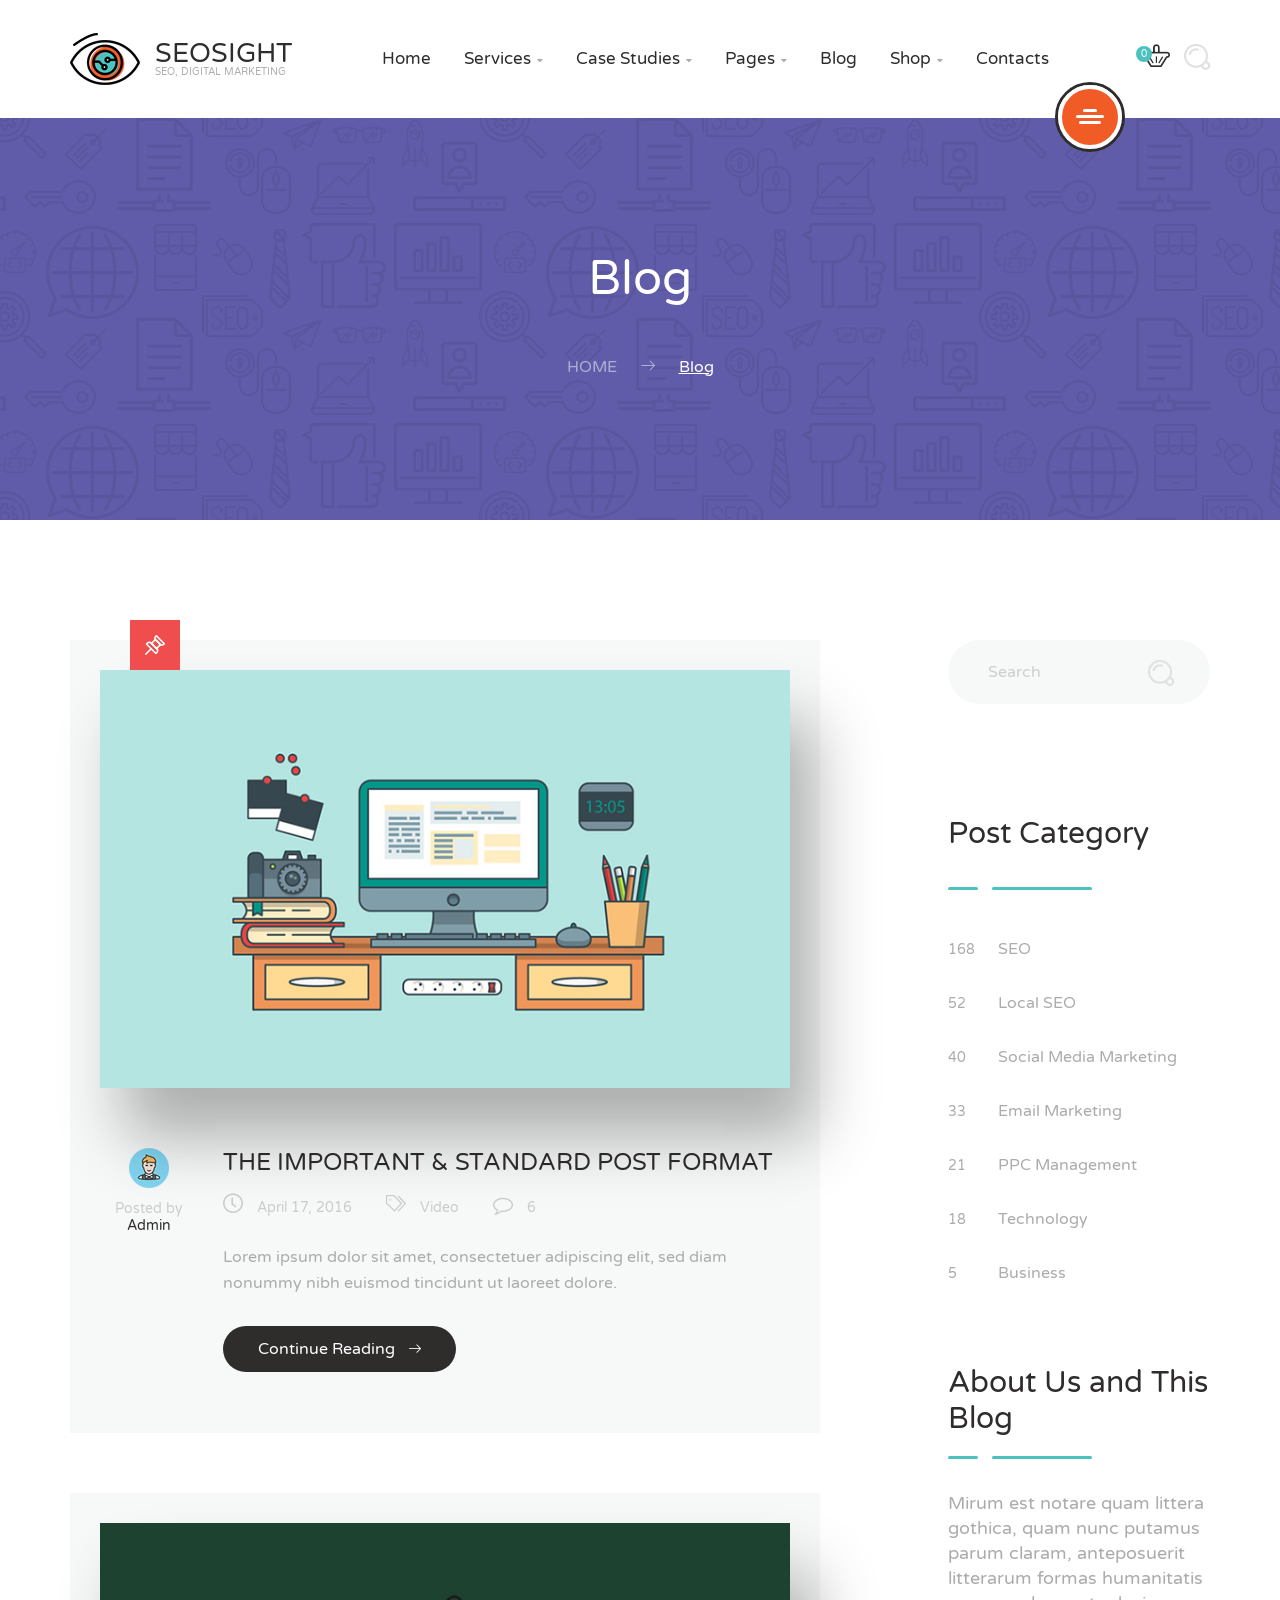
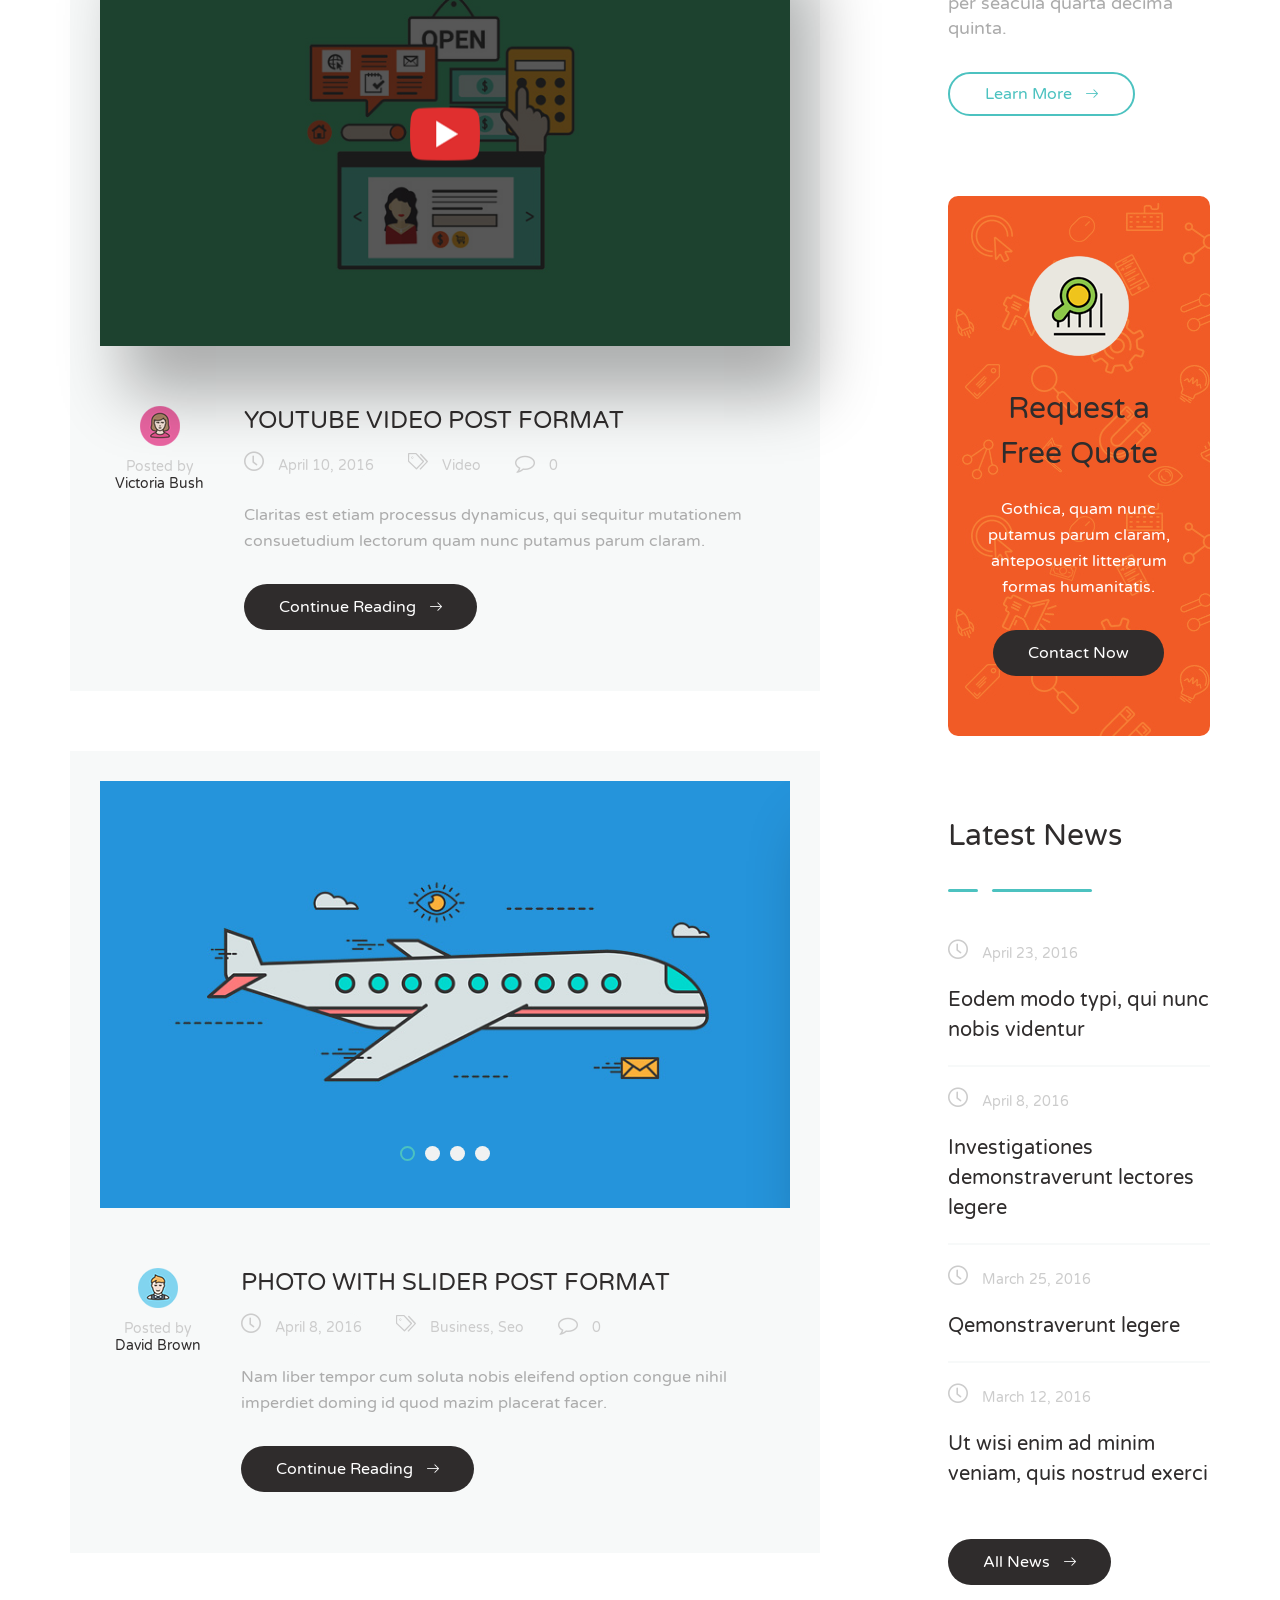
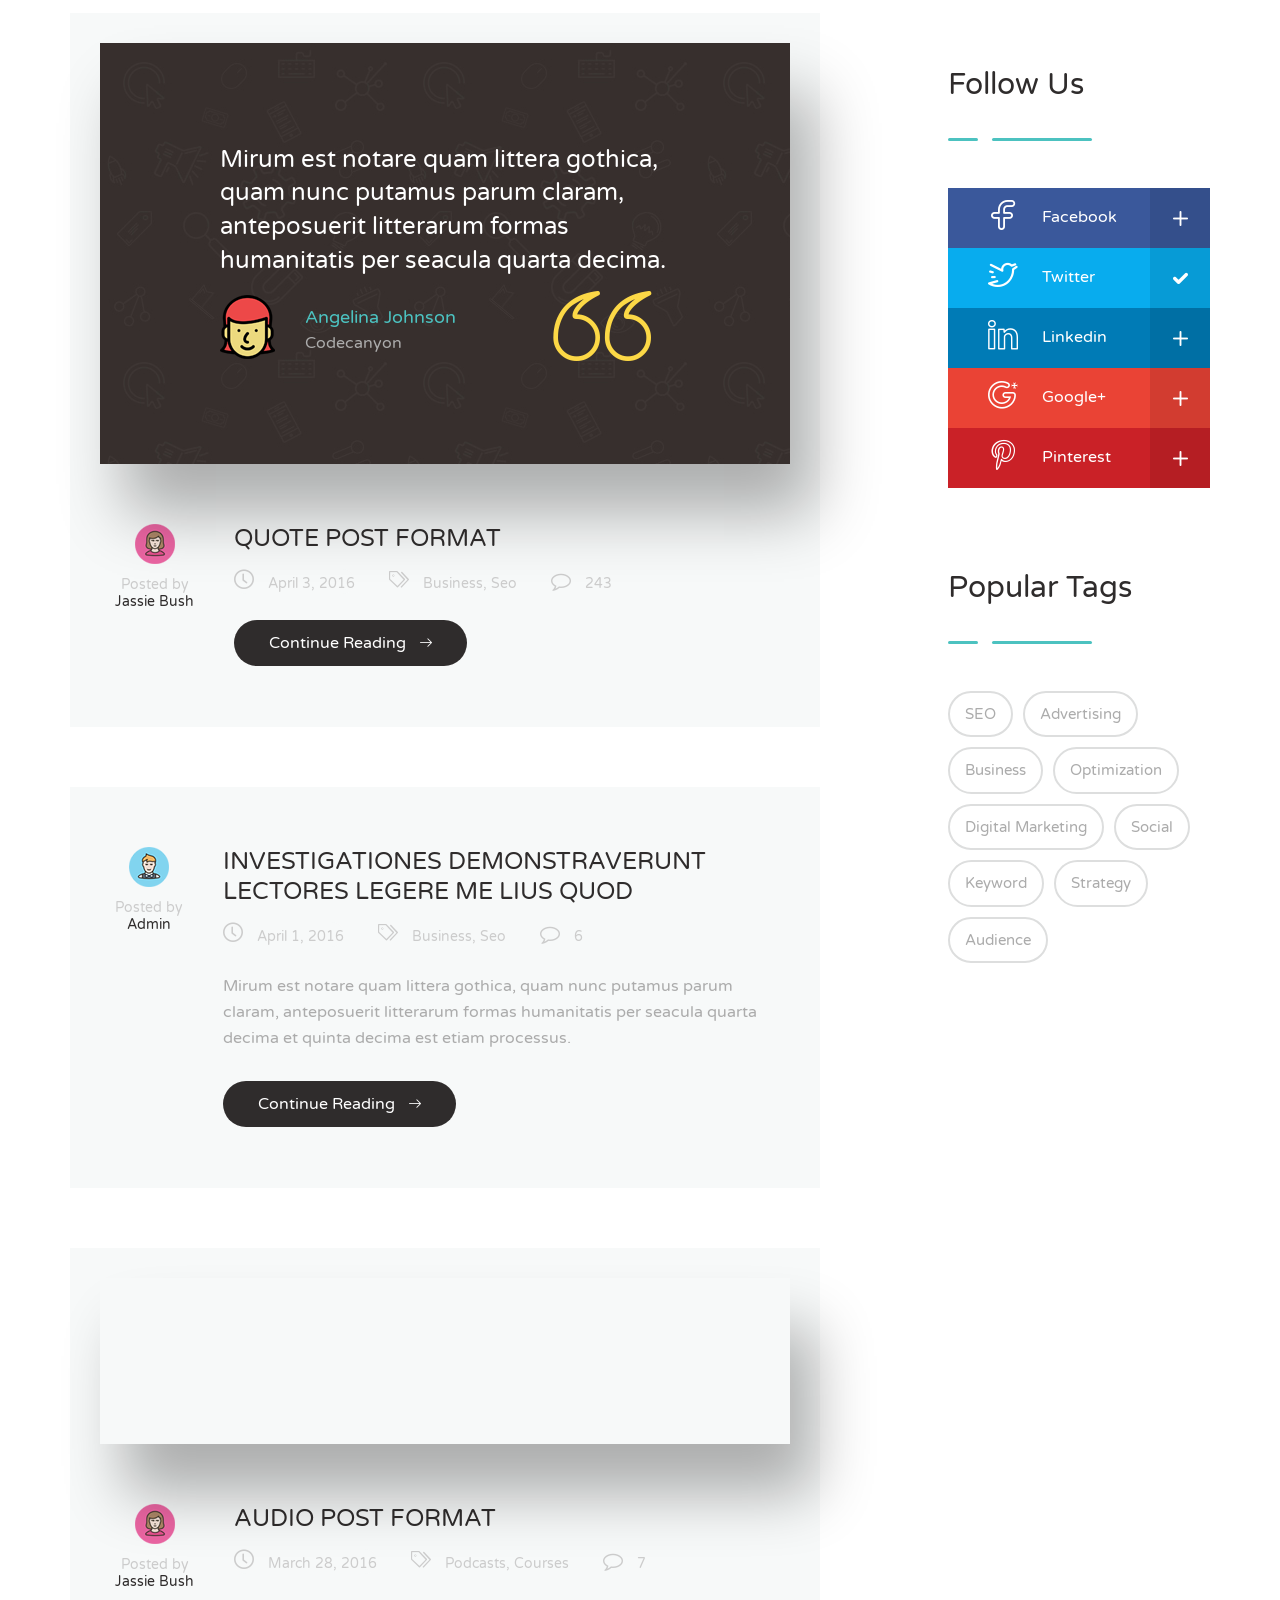
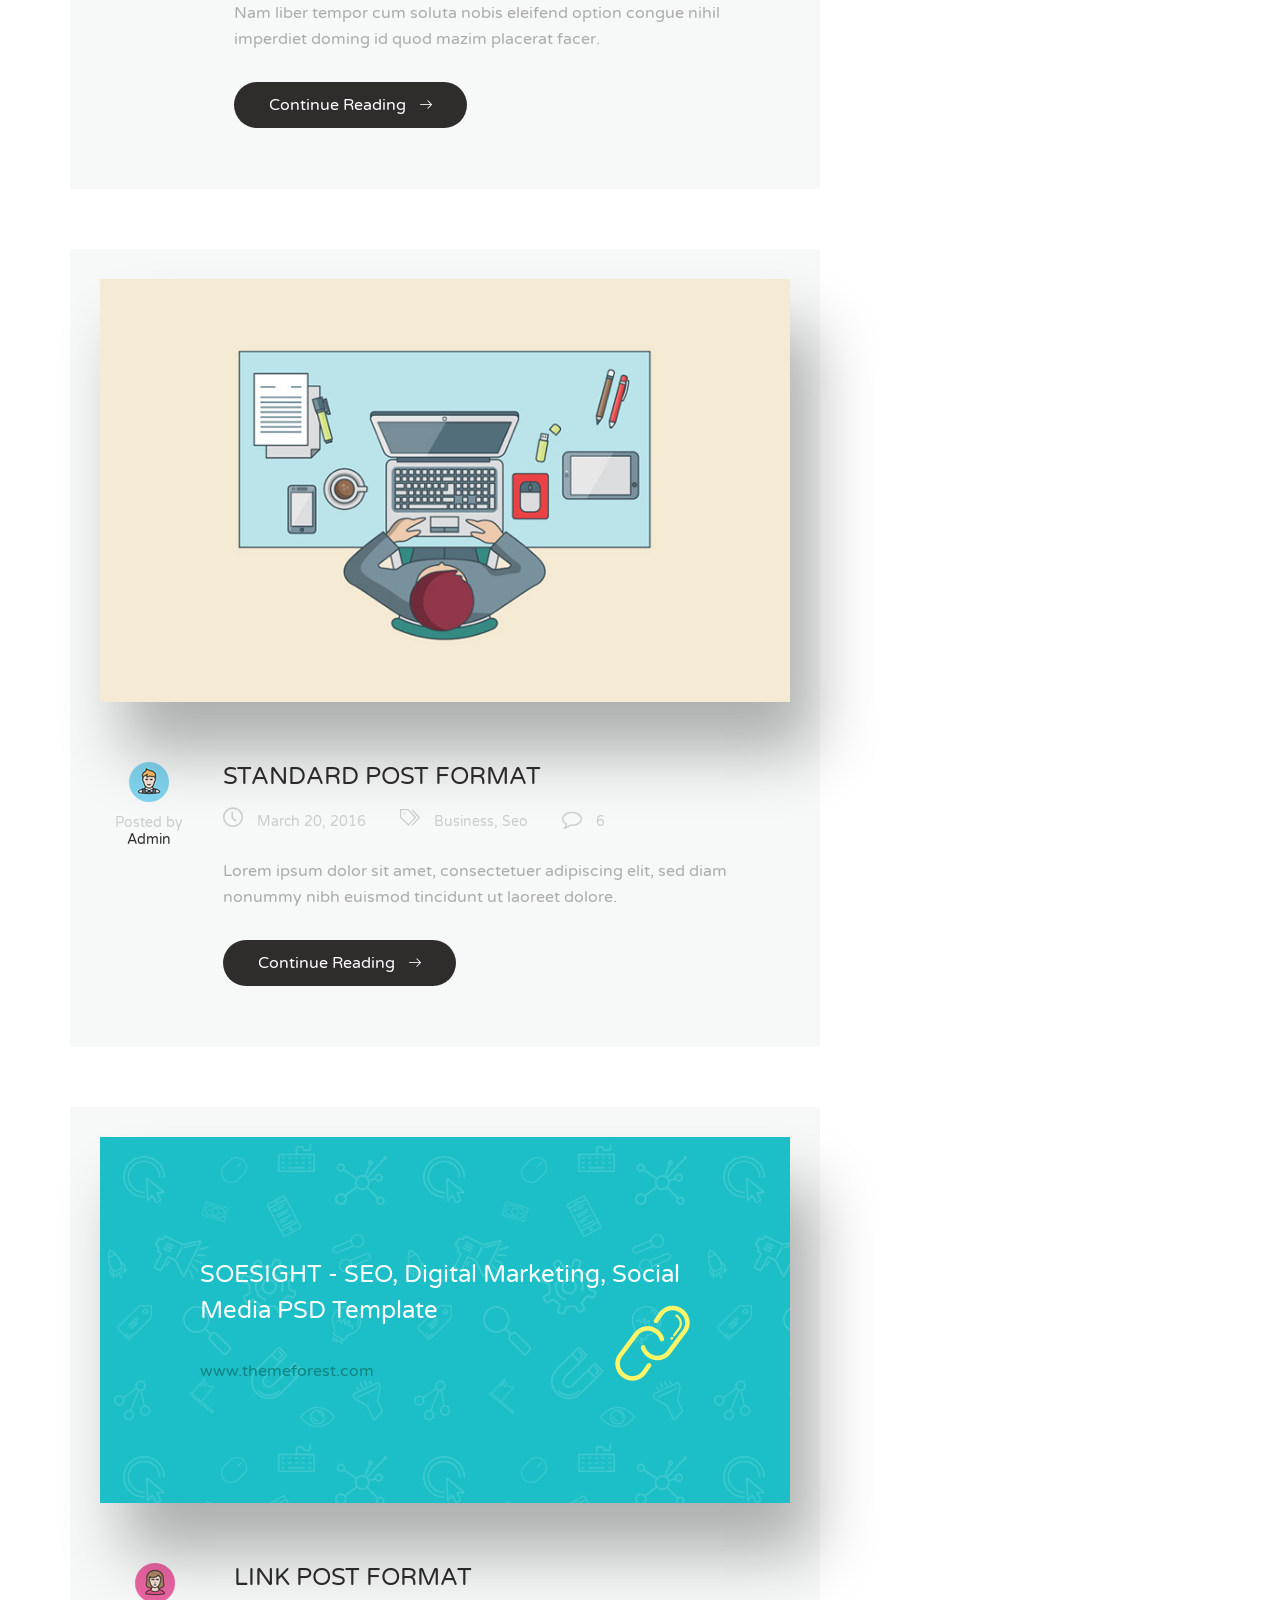
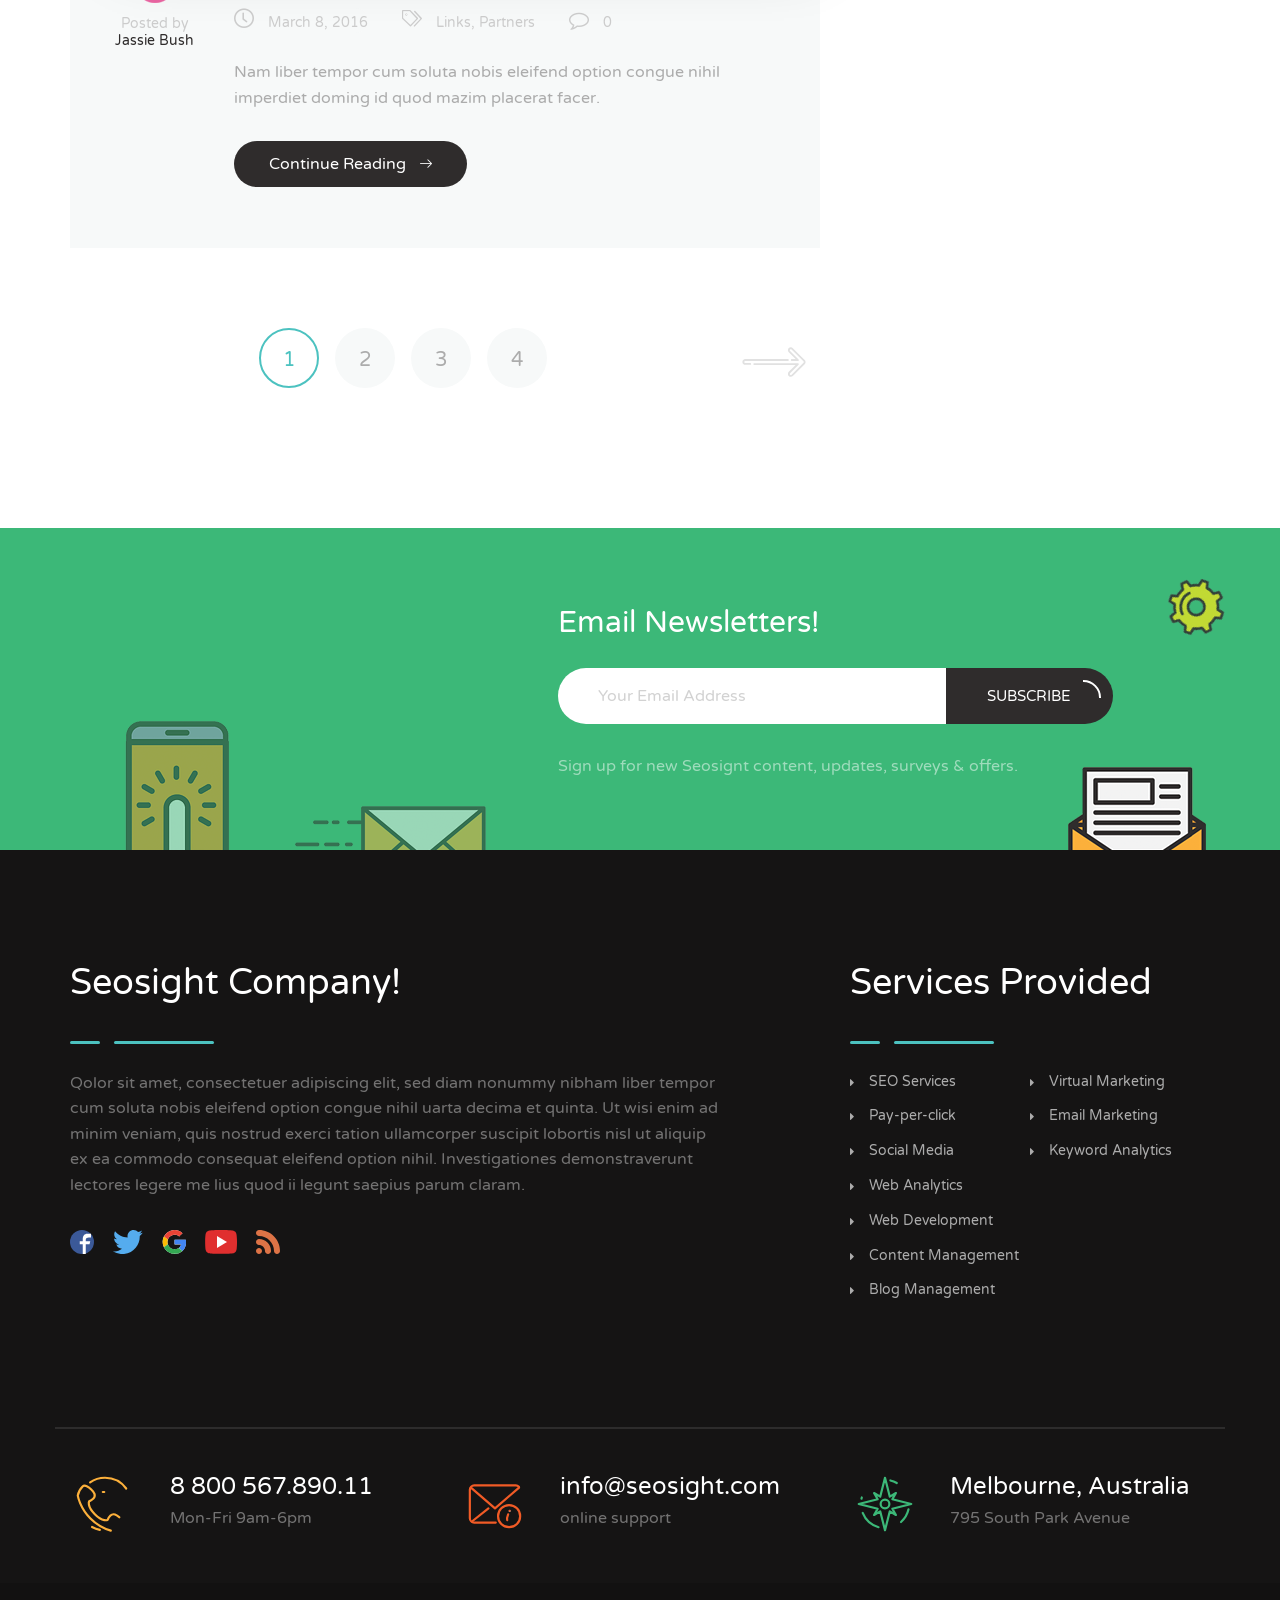
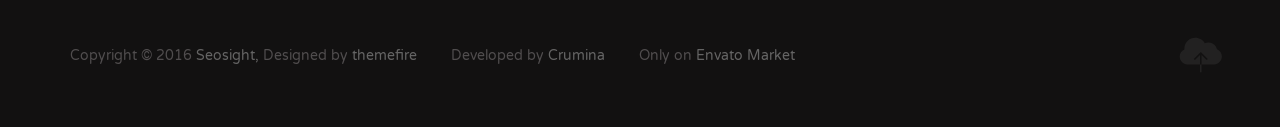
<file: 14_blog.html>
<!DOCTYPE html>
<html lang="en">
<head>
	<meta charset="UTF-8">
	<meta name="viewport" content="width=device-width, initial-scale=1, maximum-scale=1">
	<title>Seosight - Blog</title>

	<link rel="stylesheet" type="text/css" href="css/fonts.css">
	<link rel="stylesheet" type="text/css" href="css/crumina-fonts.css">
	<link rel="stylesheet" type="text/css" href="css/normalize.css">
	<link rel="stylesheet" type="text/css" href="css/grid.css">
	<link rel="stylesheet" type="text/css" href="css/base.css">
	<link rel="stylesheet" type="text/css" href="css/blocks.css">
	<link rel="stylesheet" type="text/css" href="css/layouts.css">
	<link rel="stylesheet" type="text/css" href="css/modules.css">
	<link rel="stylesheet" type="text/css" href="css/widgets-styles.css">
	<link rel="stylesheet" type="text/css" href="css/ion.rangeSlider.css">


	<!--Plugins styles-->

	<link rel="stylesheet" type="text/css" href="css/jquery.mCustomScrollbar.css">
	<link rel="stylesheet" type="text/css" href="css/swiper.min.css">
	<link rel="stylesheet" type="text/css" href="css/primary-menu.css">
	<link rel="stylesheet" type="text/css" href="css/magnific-popup.css">

	<!--Styles for RTL-->

	<!--<link rel="stylesheet" type="text/css" href="css/rtl.css">-->

	<!--External fonts-->

	<link href='https://fonts.googleapis.com/css?family=Varela+Round' rel='stylesheet' type='text/css'>

</head>


<body class=" "><!-- Preloader -->
<!--<div id="hellopreloader">
	<div class="preloader">
		<svg width="58" height="58">
			<g fill="none" fill-rule="evenodd" stroke="#FFF" stroke-width="1.5" transform="translate(2 1)">
				<circle cx="42.601" cy="11.462" r="5" fill="#fff">
					<animate attributeName="fill-opacity" begin="0s" calcMode="linear" dur="1.3s" repeatCount="indefinite" values="1;0;0;0;0;0;0;0" />
				</circle>
				<circle cx="49.063" cy="27.063" r="5" fill="none">
					<animate attributeName="fill-opacity" begin="0s" calcMode="linear" dur="1.3s" repeatCount="indefinite" values="0;1;0;0;0;0;0;0" />
				</circle>
				<circle cx="42.601" cy="42.663" r="5" fill="none">
					<animate attributeName="fill-opacity" begin="0s" calcMode="linear" dur="1.3s" repeatCount="indefinite" values="0;0;1;0;0;0;0;0" />
				</circle>
				<circle cx="27" cy="49.125" r="5" fill="none">
					<animate attributeName="fill-opacity" begin="0s" calcMode="linear" dur="1.3s" repeatCount="indefinite" values="0;0;0;1;0;0;0;0" />
				</circle>
				<circle cx="11.399" cy="42.663" r="5" fill="none">
					<animate attributeName="fill-opacity" begin="0s" calcMode="linear" dur="1.3s" repeatCount="indefinite" values="0;0;0;0;1;0;0;0" />
				</circle>
				<circle cx="4.938" cy="27.063" r="5" fill="none">
					<animate attributeName="fill-opacity" begin="0s" calcMode="linear" dur="1.3s" repeatCount="indefinite" values="0;0;0;0;0;1;0;0" />
				</circle>
				<circle cx="11.399" cy="11.462" r="5" fill="none">
					<animate attributeName="fill-opacity" begin="0s" calcMode="linear" dur="1.3s" repeatCount="indefinite" values="0;0;0;0;0;0;1;0" />
				</circle>
				<circle cx="27" cy="5" r="5" fill="none">
					<animate attributeName="fill-opacity" begin="0s" calcMode="linear" dur="1.3s" repeatCount="indefinite" values="0;0;0;0;0;0;0;1" />
				</circle>
			</g>
		</svg>
		<div class="text">Loading ...</div>
	</div>
</div>--><!-- ... end Preloader -->

<!-- Header -->

<header class="header" id="site-header">

	<div class="container">

		<div class="header-content-wrapper">

			<div class="logo">
				<a href="index.html" class="full-block-link"></a>
				<img loading="lazy" src="img/logo-eye.png" alt="Seosight">
				<div class="logo-text">
					<div class="logo-title">Seosight</div>
					<div class="logo-sub-title">SEO, Digital Marketing</div>
				</div>
			</div>

			<nav id="primary-menu" class="primary-menu">

				<a href='javascript:void(0)' id="menu-icon-trigger" class="menu-icon-trigger showhide">
					<span class="mob-menu--title">Menu</span>
					<span id="menu-icon-wrapper" class="menu-icon-wrapper" style="visibility: hidden">
                            <svg width="1000px" height="1000px">
                                <path id="pathD" d="M 300 400 L 700 400 C 900 400 900 750 600 850 A 400 400 0 0 1 200 200 L 800 800"></path>
                                <path id="pathE" d="M 300 500 L 700 500"></path>
                                <path id="pathF" d="M 700 600 L 300 600 C 100 600 100 200 400 150 A 400 380 0 1 1 200 800 L 800 200"></path>
                            </svg>
                        </span>
				</a>

				<!-- menu-icon-wrapper -->

				<ul class="primary-menu-menu">
					<li class="menu-item-has-children">
						<a href="index.html">Home</a>
					</li>

					<li class="">
						<a href="03_services.html">Services</a>
						<ul class="dropdown">
							<li class="megamenu-item-info">
								<h5 class="megamenu-item-info-title">List of Services</h5>
								<p class="megamenu-item-info-text">Choose a Service</p>
							</li>
							<li class="hover-ver2">
								<a href="05_service_details_localseo.html"><i class="seoicon-pin-map"></i>
									Local SEO
								</a>
							</li>
							<li class="hover-ver2">
								<a href="07_service_email_marketing.html"><i class="seoicon-mail-send"></i>
									Email Marketing
								</a>
							</li>
							<li class="hover-ver2">
								<a href="06_service_detail.html"><i class="seoicon-chat-comment"></i>
									Social Media Marketing
								</a>
							</li>
							<li class="menu-item-has-children hover-ver2">
								<a href="04_service_detail_seo.html">
									<i class="seoicon-search"></i>
									Search Engine Optimization
								</a>
							</li>
							<li class="hover-ver2">
								<a href="08_service_ppc_management.html"><i class="seoicon-button"></i>
									Pay Per Click Management
								</a>
							</li>
							<li class="menu-item-has-children hover-ver2">
								<a href="03_services.html">
									<i class="seoicon-pie-graph-split"></i>
									Services Promo List
								</a>
							</li>
						</ul>
					</li>

					<li class="">
						<a href="#">Case Studies</a>
						<ul class="dropdown">
							<li class="">
								<a href="11_case_studies.html">
									Case Studies Page
									<i class="seoicon-right-arrow"></i>
								</a>
							</li>

							<li class="">
								<a href="12_project_details_ver_01.html">
									Project details ver1
									<i class="seoicon-right-arrow"></i>
								</a>
							</li>
							<li class="">
								<a href="13_project_details_ver_02.html">
									Project details ver2
									<i class="seoicon-right-arrow"></i>
								</a>
							</li>
						</ul>
					</li>

					<li class="has-megamenu menu-item-has-children">
						<a href="#">Pages</a>

						<div class="megamenu" style="background-image: url('img/menu-bg.png');">
							<div class="megamenu-row">

								<div class="col3">
									<ul>
										<li class="megamenu-item-info">
											<h5 class="megamenu-item-info-title">Standard Pages</h5>
											<p class="megamenu-item-info-text">Pages that every website needs.</p>
										</li>

										<li>
											<a href="02_abouts.html">Our Agency<i class="seoicon-right-arrow"></i></a>
										</li>
										<li>
											<a href="21_seo_analysis.html">SEO Analysis<i class="seoicon-right-arrow"></i></a>
										</li>

										<li>
											<a href="10_testimonials.html">Testimonials
												<i class="seoicon-right-arrow"></i></a>
										</li>
										<li>
											<a href="09_our_clients.html">Our Special Clients<i class="seoicon-right-arrow"></i></a>
										</li>
										<li>
											<a href="34_pricing-tables.html">Pricing Packages<i class="seoicon-right-arrow"></i></a>
										</li>
										<li>
											<a href="404.html">404 Page<i class="seoicon-right-arrow"></i></a>
										</li>
									</ul>
								</div>
								<div class="col3">
									<ul>
										<li class="megamenu-item-info">
											<h5 class="megamenu-item-info-title">Features</h5>
											<p class="megamenu-item-info-text">Features of Our Digital Agency.</p>
										</li>

										<li>
											<a href="36_slider-with-photo.html">Main slider with photo<i class="seoicon-right-arrow"></i></a>
										</li>
										<li>
											<a href="25_navigation-flat.html">Stunning Headers<i class="seoicon-right-arrow"></i></a>
										</li>

										<li>
											<a href="37_navigation-with-photo.html">Sub-headers with photo<i class="seoicon-right-arrow"></i></a>
										</li>

										<li>
											<a href="38_photo-elements.html">Photo elements<i class="seoicon-right-arrow"></i></a>
										</li>

										<li>
											<a href="32_testimonials.html">Our Testimonials<i class="seoicon-right-arrow"></i></a>
										</li>

									</ul>
								</div>
								<div class="col3">
									<ul>

										<li class="megamenu-item-info">
											<h5 class="megamenu-item-info-title">Web Elements</h5>
											<p class="megamenu-item-info-text">Awesome header and title style
												variations and many more.</p>
										</li>

										<li>
											<a href="typography.html">Typography<i class="seoicon-right-arrow"></i></a>
										</li>
										<li>
											<a href="33_charts_counters.html">Charts &amp; Graphs<i class="seoicon-right-arrow"></i></a>
										</li>
										<li>
											<a href="buttons.html">Buttons<i class="seoicon-right-arrow"></i></a>
										</li>

										<li>
											<a href="28_popup-search.html">Popup Search<i class="seoicon-right-arrow"></i></a>
										</li>

									</ul>
								</div>


								<div class="col3">
									<ul>
										<li>
											<div class="google-logo">
												<img loading="lazy" src="img/google-logo.png" alt="logo">
											</div>

											<p class="google-text">The Yoast Analytics plugin lets you easily
												connect your website to Google Analytics and keep track of all
												your site traffic and key metrics in real-time.
											</p>
										</li>
									</ul>
								</div>

							</div>
						</div>
					</li>
					<li class="">
						<a href="14_blog.html">Blog</a>
					</li>
					<li class="">
						<a href="#">Shop</a>
						<ul class="dropdown">
							<li class="">
								<a href="16_shop.html">
									Shop Page
									<i class="seoicon-right-arrow"></i>
								</a>
							</li>
							<li class="">
								<a href="17_product_details.html">
									Product Details
									<i class="seoicon-right-arrow"></i>
								</a>
							</li>
							<li class="">
								<a href="20_checkout.html">
									Checkout
									<i class="seoicon-right-arrow"></i>
								</a>
							</li>
							<li class="">
								<a href="19_cart.html">
									Shopping Cart
									<i class="seoicon-right-arrow"></i>
								</a>
							</li>
						</ul>

					</li>

					<li class="">
						<a href="22_contacts.html">Contacts</a>
					</li>
				</ul>
			</nav>

			<ul class="nav-add">
				<li class="cart">

					<a href="#" class="js-cart-animate">
						<i class="seoicon-basket"></i>
						<span class="cart-count">0</span>
					</a>

					<div class="cart-popup-wrap">
						<div class="popup-cart">
							<h4 class="title-cart">No products in the cart!</h4>
							<p class="subtitle">Please make your choice.</p>
							<div class="btn btn-small btn--dark">
								<span class="text">view all catalog</span>
							</div>
						</div>
					</div>

				</li>

				<li class="search search_main">
					<a href="#" class="js-open-search">
						<i class="seoicon-loupe"></i>
					</a>
				</li>
			</ul>

			<div class="user-menu open-overlay">
				<a href="#" class="user-menu-content  js-open-aside">
					<span></span>
					<span></span>
					<span></span>
				</a>
			</div>
		</div>

	</div>

</header>


<!-- ... End Header -->

<!-- Right-menu -->

<div class="mCustomScrollbar">
	<div class="popup right-menu">

		<div class="right-menu-wrap">

			<div class="user-menu-close js-close-aside">
				<a href="#" class="user-menu-content  js-clode-aside">
					<span></span>
					<span></span>
				</a>
			</div>

			<div class="logo">
				<a href="index.html" class="full-block-link"></a>
				<img loading="lazy" src="img/logo-eye.png" alt="Seosight">
				<div class="logo-text">
					<div class="logo-title">Seosight</div>
				</div>
			</div>

			<p class="text">Investigationes demonstraverunt lectores legere me lius quod
				ii legunt saepius est etiam processus dynamicus.
			</p>

		</div>

		<div class="widget login">

			<h4 class="login-title">Sign In to Your Account</h4>
			<input class="input-standard-grey" placeholder="Username or Email" type="text">
			<input class="password input-standard-grey" placeholder="Password" type="password">
			<div class="login-btn-wrap">

				<div class="btn btn-medium btn--dark btn-hover-shadow">
					<span class="text">login now</span>
					<span class="semicircle"></span>
				</div>

				<div class="remember-wrap">

					<div class="checkbox">
						<input id="remember" type="checkbox" name="remember" value="remember">
						<label for="remember">Remember Me</label>
					</div>

				</div>

			</div>

			<div class="helped">Lost your password?</div>
			<div class="helped js-window-popup">Register Now</div>

		</div>

		<div class="widget contacts">

			<h4 class="contacts-title">Get In Touch</h4>
			<p class="contacts-text">Lorem ipsum dolor sit amet, duis metus ligula amet in purus,
				vitae donec vestibulum enim, tincidunt massa sit, convallis ipsum.
			</p>

			<div class="contacts-item">
				<img loading="lazy" src="img/contact4.png" alt="phone">
				<div class="content">
					<a href="#" class="title">8 800 567.890.11</a>
					<p class="sub-title">Mon-Fri 9am-6pm</p>
				</div>
			</div>

			<div class="contacts-item">
				<img loading="lazy" src="img/contact5.png" alt="phone">
				<div class="content">
					<a href="#" class="title">info@seosight.com</a>
					<p class="sub-title">online support</p>
				</div>
			</div>

			<div class="contacts-item">
				<img loading="lazy" src="img/contact6.png" alt="phone">
				<div class="content">
					<a href="#" class="title">Melbourne, Australia</a>
					<p class="sub-title">795 South Park Avenue</p>
				</div>
			</div>

		</div>

	</div>

</div>

<!-- ... End Right-menu -->

<div class="content-wrapper">

	<!-- Stunning header -->


	<div class="stunning-header stunning-header-bg-lightviolet">
		<div class="stunning-header-content">
			<h1 class="stunning-header-title">Blog</h1>
			<ul class="breadcrumbs">
				<li class="breadcrumbs-item">
					<a href="index.html">Home</a>
					<i class="seoicon-right-arrow"></i>
				</li>
				<li class="breadcrumbs-item active">
					<span href="#">Blog</span>
					<i class="seoicon-right-arrow"></i>
				</li>
			</ul>
		</div>
	</div>

	<!-- End Stunning header -->

	<!-- Overlay Search-->

	<div class="overlay_search">
		<div class="container">
			<div class="row">
				<div class="form_search-wrap">
					<form>
						<input class="overlay_search-input" placeholder="Type and hit Enter..." type="text">
						<a href="#" class="overlay_search-close">
							<span></span>
							<span></span>
						</a>
					</form>
				</div>
			</div>
		</div>
	</div>

	<!-- End Overlay Search-->

	<!-- Blog posts-->

	<div class="container">
		<div class="row medium-padding120">
			<div class="col-lg-8 col-md-8 col-sm-12 col-xs-12">
				<main class="main">

					<article class="hentry post post-standard has-post-thumbnail sticky">

						<div class="post-thumb">
							<img loading="lazy" src="img/post1.jpg" alt="seo">
							<div class="overlay"></div>
							<a href="img/post1.jpg" class="link-image js-zoom-image">
								<i class="seoicon-zoom"></i>
							</a>
							<a href="#" class="link-post">
								<i class="seoicon-link-bold"></i>
							</a>
						</div>

						<div class="post__content">

							<div class="post__author author vcard">
								<img loading="lazy" src="img/avatar6.png" alt="author">
								Posted by

								<div class="post__author-name fn">
									<a href="#" class="post__author-link">Admin</a>
								</div>

							</div>

							<div class="post__content-info">

								<h2 class="post__title entry-title ">
									<a href="15_blog_details.html">The Important & Standard Post Format</a>
								</h2>

								<div class="post-additional-info">

									<span class="post__date">

										<i class="seoicon-clock"></i>

										<time class="published" datetime="2016-04-17 12:00:00">
											April 17, 2016
										</time>

									</span>

									<span class="category">
										<i class="seoicon-tags"></i>
										<a href="#">Video</a>
									</span>

									<span class="post__comments">
										<a href="#"><i class="fa fa-comment-o" aria-hidden="true"></i></a>
										6
									</span>

								</div>

								<p class="post__text">Lorem ipsum dolor sit amet, consectetuer adipiscing elit, sed diam nonummy nibh
									euismod tincidunt ut laoreet dolore.
								</p>

								<a href="15_blog_details.html" class="btn btn-small btn--dark btn-hover-shadow">
									<span class="text">Continue Reading</span>
									<i class="seoicon-right-arrow"></i>
								</a>
							</div>
						</div>

					</article>

					<article class="hentry post post-standard has-post-thumbnail video">

						<div class="post-thumb">
							<img loading="lazy" src="img/post2.jpg" alt="video">
							<div class="overlay"></div>

							<a href="https://www.youtube.com/watch?v=bTqVqk7FSmY" class="play-video js-popup-iframe">
								<img loading="lazy" src="img/video-format.png" alt="play">
							</a>
						</div>

						<div class="post__content">

							<div class="post__author author vcard">
								<img loading="lazy" src="img/avatar7.png" alt="author">
								Posted by

								<div class="post__author-name fn">
									<a href="#" class="post__author-link">Victoria Bush</a>
								</div>

							</div>

							<div class="post__content-info">

								<h2 class="post__title entry-title ">
									<a href="15_blog_details.html">YouTube Video Post Format</a>
								</h2>

								<div class="post-additional-info">

									<span class="post__date">

										<i class="seoicon-clock"></i>

										<time class="published" datetime="2016-04-10 12:00:00">
											April 10, 2016
										</time>

									</span>

									<span class="category">
										<i class="seoicon-tags"></i>
										<a href="#">Video</a>
									</span>

									<span class="post__comments">
										<a href="#"><i class="fa fa-comment-o" aria-hidden="true"></i></a>
										0
									</span>


								</div>


								<p class="post__text">Claritas est etiam processus dynamicus, qui sequitur mutationem
									consuetudium lectorum quam nunc putamus parum claram.
								</p>

								<a href="15_blog_details.html" class="btn btn-small btn--dark btn-hover-shadow">
									<span class="text">Continue Reading</span>
									<i class="seoicon-right-arrow"></i>
								</a>
							</div>
						</div>

					</article>

					<article class="hentry post post-standard has-post-thumbnail slider">


						<div class="swiper-container post-standard-thumb-slider">

							<div class="swiper-wrapper">

								<div class="post-thumb swiper-slide">
									<img loading="lazy" src="img/post3.jpg" alt="video">
									<div class="overlay"></div>
								</div>

								<div class="post-thumb swiper-slide">
									<img loading="lazy" src="img/post3.jpg" alt="video">
									<div class="overlay"></div>
								</div>

								<div class="post-thumb swiper-slide">
									<img loading="lazy" src="img/post3.jpg" alt="video">
									<div class="overlay"></div>
								</div>

								<div class="post-thumb swiper-slide">
									<img loading="lazy" src="img/post3.jpg" alt="video">
									<div class="overlay"></div>
								</div>
							</div>

							<!-- If we need pagination -->
							<div class="swiper-pagination"></div>


						</div>
						<div class="post__content">

							<div class="post__author author vcard">
								<img loading="lazy" src="img/avatar6.png" alt="author">
								Posted by

								<div class="post__author-name fn">
									<a href="#" class="post__author-link">David Brown</a>
								</div>

							</div>

							<div class="post__content-info">

								<h2 class="post__title entry-title ">
									<a href="15_blog_details.html">Photo with Slider Post Format</a>
								</h2>

								<div class="post-additional-info">

									<span class="post__date">

										<i class="seoicon-clock"></i>

										<time class="published" datetime="2016-04-08 12:00:00">
											April 8, 2016
										</time>

									</span>

									<span class="category">
										<i class="seoicon-tags"></i>
										<a href="#">Business,</a>
										<a href="#">Seo</a>
									</span>

									<span class="post__comments">
										<a href="#"><i class="fa fa-comment-o" aria-hidden="true"></i></a>
										0
									</span>


								</div>


								<p class="post__text">Nam liber tempor cum soluta nobis eleifend option congue nihil
									imperdiet doming id quod mazim placerat facer.
								</p>

								<a href="15_blog_details.html" class="btn btn-small btn--dark btn-hover-shadow">
									<span class="text">Continue Reading</span>
									<i class="seoicon-right-arrow"></i>
								</a>
							</div>
						</div>

					</article>

					<article class="hentry post post-standard has-post-thumbnail quote">

						<div class="post-thumb bg-boxed-dark">
							<div class="testimonial-content">
								<p class="text">Mirum est notare quam littera gothica, quam nunc putamus parum claram,
									anteposuerit litterarum formas humanitatis per seacula quarta decima.
								</p>
								<div class="author-info-wrap table">
									<div class="testimonial-img-author table-cell">
										<img loading="lazy" src="img/avatar3.png" alt="author">
									</div>
									<div class="author-info table-cell">
										<h6 class="author-name">Angelina Johnson</h6>
										<div class="author-company">Codecanyon</div>
									</div>
								</div>
								<div class="quote">
									<i class="seoicon-quotes"></i>
								</div>
							</div>

						</div>

						<div class="post__content">

							<div class="post__author author vcard">
								<img loading="lazy" src="img/avatar9.png" alt="author">
								Posted by

								<div class="post__author-name fn">
									<a href="#" class="post__author-link">Jassie Bush</a>
								</div>

							</div>

							<div class="post__content-info">

								<h2 class="post__title entry-title ">
									<a href="15_blog_details.html">Quote Post Format</a>
								</h2>

								<div class="post-additional-info">

									<span class="post__date">

										<i class="seoicon-clock"></i>

										<time class="published" datetime="2016-04-03 12:00:00">
											April 3, 2016
										</time>

									</span>

									<span class="category">
										<i class="seoicon-tags"></i>
										<a href="#">Business,</a>
										<a href="#">Seo</a>
									</span>

									<span class="post__comments">
										<a href="#"><i class="fa fa-comment-o" aria-hidden="true"></i></a>
										243
									</span>

								</div>

								<a href="15_blog_details.html" class="btn btn-small btn--dark btn-hover-shadow">
									<span class="text">Continue Reading</span>
									<i class="seoicon-right-arrow"></i>
								</a>
							</div>
						</div>

					</article>


					<article class="hentry post post-standard">


						<div class="post__content">

							<div class="post__author author vcard">
								<img loading="lazy" src="img/avatar6.png" alt="author">
								Posted by

								<div class="post__author-name fn">
									<a href="#" class="post__author-link">Admin</a>
								</div>

							</div>

							<div class="post__content-info">

								<h2 class="post__title entry-title ">
									<a href="15_blog_details.html">Investigationes demonstraverunt lectores legere me lius quod</a>
								</h2>

								<div class="post-additional-info">

									<span class="post__date">

										<i class="seoicon-clock"></i>

										<time class="published" datetime="2016-04-01 12:00:00">
											April 1, 2016
										</time>

									</span>

									<span class="category">
										<i class="seoicon-tags"></i>
										<a href="#">Business,</a>
										<a href="#">Seo</a>
									</span>

									<span class="post__comments">
										<a href="#"><i class="fa fa-comment-o" aria-hidden="true"></i></a>
										6
									</span>

								</div>

								<p class="post__text">Mirum est notare quam littera gothica, quam nunc putamus parum claram,
									anteposuerit litterarum formas humanitatis per seacula quarta decima et quinta decima
									est etiam processus.
								</p>

								<a href="15_blog_details.html" class="btn btn-small btn--dark btn-hover-shadow">
									<span class="text">Continue Reading</span>
									<i class="seoicon-right-arrow"></i>
								</a>
							</div>
						</div>

					</article>

					<article class="hentry post post-standard has-post-thumbnail audio">

						<div class="post-thumb">
							<iframe width="100%" height="166" scrolling="no" frameborder="no" src="https://w.soundcloud.com/player/?url=https%3A//api.soundcloud.com/tracks/205462171&amp;color=ff5500&amp;auto_play=false&amp;hide_related=false&amp;show_comments=true&amp;show_user=true&amp;show_reposts=false"></iframe>
						</div>

						<div class="post__content">

							<div class="post__author author vcard">
								<img loading="lazy" src="img/avatar9.png" alt="author">
								Posted by

								<div class="post__author-name fn">
									<a href="#" class="post__author-link">Jassie Bush</a>
								</div>

							</div>

							<div class="post__content-info">

								<h2 class="post__title entry-title ">
									<a href="15_blog_details.html">Audio Post Format</a>
								</h2>

								<div class="post-additional-info">

									<span class="post__date">

										<i class="seoicon-clock"></i>

										<time class="published" datetime="2016-03-28 12:00:00">
											March 28, 2016
										</time>

									</span>

									<span class="category">
										<i class="seoicon-tags"></i>
										<a href="#">Podcasts,</a>
										<a href="#">Courses</a>
									</span>

									<span class="post__comments">
										<a href="#"><i class="fa fa-comment-o" aria-hidden="true"></i></a>
										7
									</span>

								</div>

								<p class="post__text">Nam liber tempor cum soluta nobis eleifend option congue nihil
									imperdiet doming id quod mazim placerat facer.
								</p>

								<a href="15_blog_details.html" class="btn btn-small btn--dark btn-hover-shadow">
									<span class="text">Continue Reading</span>
									<i class="seoicon-right-arrow"></i>
								</a>
							</div>
						</div>

					</article>

					<article class="hentry post post-standard has-post-thumbnail">

						<div class="post-thumb">
							<img loading="lazy" src="img/post4.jpg" alt="seo">
							<div class="overlay"></div>
							<a href="img/post4.jpg" class="link-image js-zoom-image">
								<i class="seoicon-zoom"></i>
							</a>
							<a href="#" class="link-post">
								<i class="seoicon-link-bold"></i>
							</a>
						</div>

						<div class="post__content">

							<div class="post__author author vcard">
								<img loading="lazy" src="img/avatar6.png" alt="author">
								Posted by

								<div class="post__author-name fn">
									<a href="#" class="post__author-link">Admin</a>
								</div>

							</div>

							<div class="post__content-info">

								<h2 class="post__title entry-title ">
									<a href="15_blog_details.html">Standard Post Format</a>
								</h2>

								<div class="post-additional-info">

									<span class="post__date">

										<i class="seoicon-clock"></i>

										<time class="published" datetime="2016-03-20 12:00:00">
											March 20, 2016
										</time>

									</span>

									<span class="category">
										<i class="seoicon-tags"></i>
										<a href="#">Business,</a>
										<a href="#">Seo</a>
									</span>

									<span class="post__comments">
										<a href="#"><i class="fa fa-comment-o" aria-hidden="true"></i></a>
										6
									</span>

								</div>

								<p class="post__text">Lorem ipsum dolor sit amet, consectetuer adipiscing elit, sed diam nonummy nibh
									euismod tincidunt ut laoreet dolore.
								</p>

								<a href="15_blog_details.html" class="btn btn-small btn--dark btn-hover-shadow">
									<span class="text">Continue Reading</span>
									<i class="seoicon-right-arrow"></i>
								</a>
							</div>
						</div>

					</article>

					<article class="hentry post post-standard has-post-thumbnail link">

						<div class="post-thumb bg-boxed-primary">
							<div class="thumb-content">
								<a href="15_blog_details.html" class="h5 thumb-content-title">SOESIGHT - SEO, Digital Marketing, Social Media PSD Template</a>
								<a href="#" class="site-link">www.themeforest.com</a>
								<a href="15_blog_details.html" class="post-link">
									<i class="seoicon-link"></i>
								</a>
							</div>

							<div class="overlay"></div>

						</div>

						<div class="post__content">

							<div class="post__author author vcard">
								<img loading="lazy" src="img/avatar7.png" alt="author">
								Posted by

								<div class="post__author-name fn">
									<a href="#" class="post__author-link">Jassie Bush</a>
								</div>

							</div>

							<div class="post__content-info">

								<h2 class="post__title entry-title ">
									<a href="#">Link Post Format</a>
								</h2>

								<div class="post-additional-info">

									<span class="post__date">

										<i class="seoicon-clock"></i>

										<time class="published" datetime="2016-03-08 12:00:00">
											March 8, 2016
										</time>

									</span>

									<span class="category">
										<i class="seoicon-tags"></i>
										<a href="#">Links,</a>
										<a href="#">Partners</a>
									</span>

									<span class="post__comments">
										<a href="#"><i class="fa fa-comment-o" aria-hidden="true"></i></a>
										0
									</span>

								</div>

								<p class="post__text">Nam liber tempor cum soluta nobis eleifend option congue nihil
									imperdiet doming id quod mazim placerat facer.
								</p>

								<a href="15_blog_details.html" class="btn btn-small btn--dark btn-hover-shadow">
									<span class="text">Continue Reading</span>
									<i class="seoicon-right-arrow"></i>
								</a>
							</div>
						</div>

					</article>
				</main>

				<div class="row">
					<div class="col-lg-12">
						<nav class="navigation">

							<a href="#" class="page-numbers current bg-border-color"><span>1</span></a>
							<a href="#" class="page-numbers bg-border-color"><span>2</span></a>
							<a href="#" class="page-numbers bg-border-color"><span>3</span></a>
							<a href="#" class="page-numbers bg-border-color"><span>4</span></a>
							<a href="#" class="page-numbers next">
								<svg class="btn-next">
									<use xlink:href="#arrow-right"></use>
								</svg>
							</a>

						</nav>
					</div>
				</div>
			</div>


			<!-- Sidebar-->

			<div class="col-lg-3 col-lg-offset-1 col-md-4 col-sm-12 col-xs-12">
				<aside aria-label="sidebar" class="sidebar sidebar-right">
					<div class="widget">
						<form class="w-search">
							<input class="search input-standard-grey" required="required" placeholder="Search" type="search">
							<button class="icon">
								<i class="seoicon-loupe"></i>
							</button>
						</form>
					</div>

					<div class="widget w-post-category">
						<div class="heading">
							<h4 class="heading-title">Post Category</h4>
							<div class="heading-line">
								<span class="short-line"></span>
								<span class="long-line"></span>
							</div>
						</div>
						<div class="post-category-wrap">
							<div class="category-post-item">
								<span class="post-count">168</span>
								<a href="#" class="category-title">SEO
									<i class="seoicon-right-arrow"></i>
								</a>
							</div>

							<div class="category-post-item">
								<span class="post-count">52</span>
								<a href="#" class="category-title">Local SEO
									<i class="seoicon-right-arrow"></i>
								</a>
							</div>

							<div class="category-post-item">
								<span class="post-count">40</span>
								<a href="#" class="category-title">Social Media Marketing
									<i class="seoicon-right-arrow"></i>
								</a>
							</div>

							<div class="category-post-item">
								<span class="post-count">33</span>
								<a href="#" class="category-title">Email Marketing
									<i class="seoicon-right-arrow"></i>
								</a>
							</div>

							<div class="category-post-item">
								<span class="post-count">21</span>
								<a href="#" class="category-title">PPC Management
									<i class="seoicon-right-arrow"></i>
								</a>
							</div>

							<div class="category-post-item">
								<span class="post-count">18</span>
								<a href="#" class="category-title">Technology
									<i class="seoicon-right-arrow"></i>
								</a>
							</div>

							<div class="category-post-item">
								<span class="post-count">5</span>
								<a href="#" class="category-title">Business
									<i class="seoicon-right-arrow"></i>
								</a>
							</div>
						</div>
					</div>

					<div class="widget w-about">
						<div class="heading">
							<h4 class="heading-title">About Us and
								This Blog</h4>
							<div class="heading-line">
								<span class="short-line"></span>
								<span class="long-line"></span>
							</div>
							<p>Mirum est notare quam littera gothica, quam nunc putamus parum claram, anteposuerit
								litterarum formas humanitatis per seacula quarta decima quinta.
							</p>
						</div>

						<a href="02_abouts.html" class="btn btn-small btn-border c-primary">
							<span class="text">Learn More</span>
							<i class="seoicon-right-arrow"></i>
						</a>
					</div>

					<div class="widget w-request bg-boxed-red">
						<div class="w-request-content">
							<img loading="lazy" src="img/request.png" alt="request">
							<h4 class="w-request-content-title">Request
								a Free Quote</h4>
							<p class="w-request-content-text">Gothica, quam nunc putamus parum claram, anteposuerit
								litterarum formas humanitatis.
							</p>

							<a href="22_contacts.html" class="btn btn-small btn--dark btn-hover-shadow">
								<span class="text">Contact Now</span>
							</a>
						</div>
					</div>

					<div class="widget w-latest-news">
						<div class="heading">
							<h4 class="heading-title">Latest News</h4>
							<div class="heading-line">
								<span class="short-line"></span>
								<span class="long-line"></span>
							</div>
						</div>

						<div class="latest-news-wrap">
							<div class="latest-news-item">
								<div class="post-additional-info">

								<span class="post__date">

									<i class="seoicon-clock"></i>

									<time class="published" datetime="2016-04-23 12:00:00">
										April 23, 2016
									</time>

								</span>

								</div>

								<h5 class="post__title entry-title ">
									<a href="15_blog_details.html">Eodem modo typi, qui nunc nobis videntur</a>
								</h5>
							</div>

							<div class="latest-news-item">
								<div class="post-additional-info">

								<span class="post__date">

									<i class="seoicon-clock"></i>

									<time class="published" datetime="2016-04-08 12:00:00">
										April 8, 2016
									</time>

								</span>

								</div>

								<h5 class="post__title entry-title ">
									<a href="15_blog_details.html">Investigationes demonstraverunt lectores legere</a>
								</h5>
							</div>

							<div class="latest-news-item">
								<div class="post-additional-info">

								<span class="post__date">

									<i class="seoicon-clock"></i>

									<time class="published" datetime="2016-03-25 12:00:00">
										March 25, 2016
									</time>

								</span>

								</div>

								<h5 class="post__title entry-title ">
									<a href="15_blog_details.html">Qemonstraverunt legere</a>
								</h5>
							</div>

							<div class="latest-news-item">
								<div class="post-additional-info">

								<span class="post__date">

									<i class="seoicon-clock"></i>

									<time class="published" datetime="2016-03-12 12:00:00">
										March 12, 2016
									</time>

								</span>

								</div>

								<h5 class="post__title entry-title ">
									<a href="15_blog_details.html">Ut wisi enim ad minim veniam, quis nostrud exerci</a>
								</h5>
							</div>

						</div>

						<a href="14_blog.html" class="btn btn-small btn--dark btn-hover-shadow">
							<span class="text">All News</span>
							<i class="seoicon-right-arrow"></i>
						</a>
					</div>

					<div class="widget w-follow">
						<div class="heading">
							<h4 class="heading-title">Follow Us</h4>
							<div class="heading-line">
								<span class="short-line"></span>
								<span class="long-line"></span>
							</div>
						</div>

						<div class="w-follow-wrap">
							<div class="w-follow-item facebook-bg-color">
								<a href="#" class="w-follow-social__item table-cell">
									<i class="seoicon-social-facebook"></i>
								</a>
								<a href="#" class="w-follow-title table-cell">Facebook
									<span class="w-follow-add">
									<i class="seoicon-cross plus"></i>
									<i class="seoicon-check-bold check"></i>
								</span>
								</a>
							</div>
							<div class="w-follow-item twitter-bg-color">
								<a href="#" class="w-follow-social__item table-cell">
									<i class=" seoicon-social-twitter"></i>
								</a>
								<a href="#" class="w-follow-title table-cell">Twitter
									<span class="w-follow-add active">
									<i class="seoicon-cross plus"></i>
									<i class="seoicon-check-bold check"></i>
								</span>
								</a>
							</div>
							<div class="w-follow-item linkedin-bg-color">
								<a href="#" class="w-follow-social__item table-cell">
									<i class="seoicon-social-linkedin"></i>
								</a>
								<a href="#" class="w-follow-title table-cell">Linkedin
									<span class="w-follow-add">
									<i class="seoicon-cross plus"></i>
									<i class="seoicon-check-bold check"></i>
								</span>
								</a>
							</div>
							<div class="w-follow-item google-bg-color">
								<a href="#" class="w-follow-social__item table-cell">
									<i class="seoicon-social-google-plus"></i>
								</a>
								<a href="#" class="w-follow-title table-cell">Google+
									<span class="w-follow-add">
									<i class="seoicon-cross plus"></i>
									<i class="seoicon-check-bold check"></i>
								</span>
								</a>
							</div>
							<div class="w-follow-item pinterest-bg-color">
								<a href="#" class="w-follow-social__item table-cell">
									<i class="seoicon-social-pinterest"></i>
								</a>
								<a href="#" class="w-follow-title table-cell">Pinterest
									<span class="w-follow-add">
									<i class="seoicon-cross plus"></i>
									<i class="seoicon-check-bold check"></i>
								</span>
								</a>
							</div>
						</div>

					</div>

					<div class="widget w-tags">
						<div class="heading">
							<h4 class="heading-title">Popular Tags</h4>
							<div class="heading-line">
								<span class="short-line"></span>
								<span class="long-line"></span>
							</div>
						</div>

						<div class="tags-wrap">
							<a href="#" class="w-tags-item">SEO</a>
							<a href="#" class="w-tags-item">Advertising</a>
							<a href="#" class="w-tags-item">Business</a>
							<a href="#" class="w-tags-item">Optimization</a>
							<a href="#" class="w-tags-item">Digital Marketing</a>
							<a href="#" class="w-tags-item">Social</a>
							<a href="#" class="w-tags-item">Keyword</a>
							<a href="#" class="w-tags-item">Strategy</a>
							<a href="#" class="w-tags-item">Audience</a>
						</div>
					</div>
				</aside>
			</div>

			<!-- End Sidebar-->


		</div>
	</div>

	<!-- End Blog posts-->

	<!-- Subscribe Form -->

	<div class="container-fluid bg-green-color">
		<div class="row">
			<div class="container">

				<div class="row">

					<div class="subscribe scrollme">

						<div class="col-lg-6 col-lg-offset-5 col-md-6 col-md-offset-5 col-sm-12 col-xs-12">
							<h4 class="subscribe-title">Email Newsletters!</h4>
							<form class="subscribe-form crumina-submit" method="post" data-nonce="crumina-submit-form-nonce" data-type="standard" action="modules/forms/submit.php">
								<input class="input-standard-grey input-white" name="email" placeholder="Your Email Address" type="email" required>
								<button class="subscr-btn">subscribe
									<span class="semicircle--right"></span>
								</button>
							</form>
							<div class="sub-title">Sign up for new Seosignt content, updates, surveys & offers.</div>

						</div>

						<div class="images-block">
							<img loading="lazy" src="img/subscr-gear.png" alt="gear" class="gear">
							<img loading="lazy" src="img/subscr1.png" alt="mail" class="mail">
							<img loading="lazy" src="img/subscr-mailopen.png" alt="mail" class="mail-2">
						</div>
					</div>
				</div>
			</div>
		</div>
	</div>

	<!-- End Subscribe Form -->

</div>

<!-- Footer -->


<footer class="footer">
	<div class="container">
		<div class="row">

			<div class="info">
				<div class="col-lg-7 col-md-7 col-sm-12 col-xs-12">
					<div class="heading">
						<h3 class="heading-title">Seosight Company!</h3>
						<div class="heading-line">
							<span class="short-line"></span>
							<span class="long-line"></span>
						</div>
						<p class="heading-text">Qolor sit amet, consectetuer adipiscing elit, sed diam nonummy nibham
							liber tempor cum soluta nobis eleifend option congue nihil uarta decima et quinta.
							Ut wisi enim ad minim veniam, quis nostrud exerci tation ullamcorper suscipit lobortis nisl
							ut aliquip ex ea commodo consequat eleifend option nihil. Investigationes demonstraverunt
							lectores legere me lius quod ii legunt saepius parum claram.
						</p>
					</div>

					<div class="socials">
						<a href="" class="social__item">
							<img loading="lazy" src="svg/circle-facebook.svg" alt="facebook">
						</a>
						<a href="" class="social__item">
							<img loading="lazy" src="svg/twitter.svg" alt="twitter">
						</a>
						<a href="" class="social__item">
							<img loading="lazy" src="svg/google.svg" alt="google">
						</a>
						<a href="" class="social__item">
							<img loading="lazy" src="svg/youtube.svg" alt="youtube">
						</a>
						<a href="" class="social__item">
							<img loading="lazy" src="svg/rss.svg" alt="rss">
						</a>
					</div>
				</div>

				<div class="col-lg-4 col-lg-offset-1 col-md-4 col-md-offset-1 col-sm-12 col-xs-12">
					<div class="services">
						<div class="heading">
							<h3 class="heading-title">Services Provided</h3>
							<div class="heading-line">
								<span class="short-line"></span>
								<span class="long-line"></span>
							</div>
						</div>

						<ul class="list list--primary">
							<li>
								<i class="fa fa-caret-right" aria-hidden="true"></i>
								<a href="#">SEO Services</a>
							</li>
							<li>
								<i class="fa fa-caret-right" aria-hidden="true"></i>
								<a href="#">Pay-per-click</a>
							</li>
							<li>
								<i class="fa fa-caret-right" aria-hidden="true"></i>
								<a href="#">Social Media</a>
							</li>
							<li>
								<i class="fa fa-caret-right" aria-hidden="true"></i>
								<a href="#">Web Analytics</a>
							</li>
							<li>
								<i class="fa fa-caret-right" aria-hidden="true"></i>
								<a href="#">Web Development</a>
							</li>
							<li>
								<i class="fa fa-caret-right" aria-hidden="true"></i>
								<a href="#">Content Management</a>
							</li>
							<li>
								<i class="fa fa-caret-right" aria-hidden="true"></i>
								<a href="#">Blog Management</a>
							</li>
						</ul>

						<ul class="list list--primary">
							<li>
								<i class="fa fa-caret-right" aria-hidden="true"></i>
								<a href="#">Virtual Marketing</a>
							</li>
							<li>
								<i class="fa fa-caret-right" aria-hidden="true"></i>
								<a href="#">Email Marketing</a>
							</li>
							<li>
								<i class="fa fa-caret-right" aria-hidden="true"></i>
								<a href="#">Keyword Analytics</a>
							</li>
						</ul>
					</div>
				</div>
			</div>

		</div>

		<div class="row">
			<div class="contacts">
				<div class="col-lg-4 col-md-12 col-sm-12 col-xs-12">
					<div class="contacts-item">
						<div class="icon js-animate-icon">
							<svg enable-background="new 0 0 64 64" version="1.1" viewBox="0 0 64 64" xml:space="preserve" xmlns="http://www.w3.org/2000/svg"><path d="  M45.1,44.2C42.9,42,39.6,40,37,42.6c-1.8,1.8-2.6,3.9-2.6,3.9s-4.3,2.3-11.7-5.2s-5.2-11.7-5.2-11.7s2.1-0.8,3.9-2.6  c2.6-2.6,0.6-5.9-1.7-8.1c-2.7-2.7-6.2-4.9-8.2-2.9c-3.7,3.7-4.4,8.4-4.4,8.4S9,35.5,18.7,45.3s20.9,11.6,20.9,11.6s4.7-0.7,8.4-4.4  C50,50.4,47.8,46.9,45.1,44.2z" fill="none" stroke="#fcb03b" stroke-linecap="round" stroke-linejoin="round" stroke-miterlimit="10" stroke-width="2"/><path d="  M18.4,12.2C22.2,9.5,26.9,8,32,8c13.3,0,24,10.8,24,24c0,4-1.3,9-4.4,12.2" fill="none" stroke="#fcb03b" stroke-linecap="round" stroke-linejoin="round" stroke-miterlimit="10" stroke-width="2"/><path d="  M27.3,55.6c-9.8-1.9-17.5-9.8-19.1-19.7" fill="none" stroke="#fcb03b" stroke-linecap="round" stroke-linejoin="round" stroke-miterlimit="10" stroke-width="2"/><path d="  M30,21c0,0,4.4,0,5.2,0c1.2,0,1.8,0.2,1.8,1.1s0,0.7,0,1.3c0,0.6,0,1.4-1.6,2.5c-2.3,1.6-5.6,3.8-5.6,5.1c0,1.6,0.7,2,1.8,2  s5.3,0,5.3,0" fill="none" stroke="#fcb03b" stroke-linecap="round" stroke-linejoin="round" stroke-miterlimit="10" stroke-width="2"/><path d="  M40,21c0,0,0,2.8,0,3.8S39.9,27,41.5,27c1.6,0,4.5,0,4.5,0v-6.1V33" fill="none" stroke="#fcb03b" stroke-linecap="round" stroke-linejoin="round" stroke-miterlimit="10" stroke-width="2"/></svg>
						</div>
						<div class="content">
							<a href="#" class="title">8 800 567.890.11</a>
							<p class="sub-title">Mon-Fri 9am-6pm</p>
						</div>
					</div>
				</div>

				<div class="col-lg-4 col-md-12 col-sm-12 col-xs-12">
					<div class="contacts-item">
						<div class="icon js-animate-icon">
							<svg enable-background="new 0 0 64 64" version="1.1" viewBox="0 0 64 64" xml:space="preserve" xmlns="http://www.w3.org/2000/svg"><polyline fill="none" points="  54,17 32,36 10,17 " stroke="#f15b26" stroke-linecap="round" stroke-linejoin="round" stroke-miterlimit="10" stroke-width="2"/><line fill="none" stroke="#f15b26" stroke-linecap="round" stroke-linejoin="round" stroke-miterlimit="10" stroke-width="2" x1="10.9" x2="26" y1="48" y2="36"/><path d="  M32.7,49H13c-2.2,0-4-1.8-4-4V19c0-2.2,1.8-4,4-4h38c2.2,0,4,1.8,4,4v15.5" fill="none" stroke="#f15b26" stroke-linecap="round" stroke-linejoin="round" stroke-miterlimit="10" stroke-width="2"/><circle cx="44.9" cy="43.1" fill="none" r="10.1" stroke="#f15b26" stroke-linecap="round" stroke-linejoin="round" stroke-miterlimit="10" stroke-width="2"/><path d="  M44,41.4c0,0-1.3,3.4-0.9,5.1c0.4,1.7,2.6,2.1,3.7,1.1" fill="none" stroke="#f15b26" stroke-linecap="round" stroke-linejoin="round" stroke-miterlimit="10" stroke-width="2"/><g><circle cx="45.4" cy="38.3" fill="#DCE9EE" r="0.9"/><path d="M45.4,37.3c-0.5,0-0.9,0.4-0.9,0.9c0,0.5,0.4,0.9,0.9,0.9s0.9-0.4,0.9-0.9C46.4,37.8,46,37.3,45.4,37.3   L45.4,37.3z" fill="#f15b26"/></g></svg>
						</div>
						<div class="content">
							<a href="#" class="title">info@seosight.com</a>
							<p class="sub-title">online support</p>
						</div>
					</div>
				</div>

				<div class="col-lg-4 col-md-12 col-sm-12 col-xs-12">
					<div class="contacts-item">
						<div class="icon js-animate-icon">
							<svg enable-background="new 0 0 64 64" version="1.1" viewBox="0 0 64 64" xml:space="preserve" xmlns="http://www.w3.org/2000/svg"><polygon fill="none" points="  38.7,36.4 56,32 38.7,27.6 42,22 36.4,25.3 32,8 27.6,25.3 22,22 25.3,27.6 8,32 25.3,36.4 22,42 27.6,38.7 32,56 36.4,38.7 42,42   " stroke="#3cb878" stroke-linecap="round" stroke-linejoin="round" stroke-miterlimit="10" stroke-width="2"></polygon><circle cx="32" cy="32" fill="none" r="4" stroke="#3cb878" stroke-linecap="round" stroke-linejoin="round" stroke-miterlimit="10" stroke-width="2"></circle><path d="  M26.1,53.2c-7.9-2.2-13.9-8.6-15.6-16.7" fill="none" stroke="#3cb878" stroke-linecap="round" stroke-linejoin="round" stroke-miterlimit="10" stroke-width="2"></path><path d="  M53.5,36.9c-1.8,8.1-8.2,14.6-16.3,16.5" fill="none" stroke="#3cb878" stroke-linecap="round" stroke-linejoin="round" stroke-miterlimit="10" stroke-width="2"></path><path d="  M36.9,10.5c8.2,1.9,14.7,8.3,16.6,16.6" fill="none" stroke="#3cb878" stroke-linecap="round" stroke-linejoin="round" stroke-miterlimit="10" stroke-width="2"></path><path d="  M10.5,27.1c1.9-8.2,8.3-14.6,16.4-16.5" fill="none" stroke="#3cb878" stroke-linecap="round" stroke-linejoin="round" stroke-miterlimit="10" stroke-width="2"></path></svg>
						</div>
						<div class="content">
							<a href="#" class="title">Melbourne, Australia</a>
							<p class="sub-title">795 South Park Avenue</p>
						</div>
					</div>
				</div>
			</div>
		</div>

	</div>

	<div class="sub-footer">
		<div class="container">
			<div class="row">
				<div class="col-lg-12 col-md-12 col-sm-12 col-xs-12">
                    <span>
                        Copyright © 2016 <a href="index.html" class="sub-footer__link">Seosight,</a>
                        Designed by <a href="https://themeforest.net/user/themefire/portfolio">themefire</a>
                    </span>

					<span>Developed by <a href="https://themeforest.net/user/crumina/portfolio">Crumina</a></span>
					<span>Only on <a href="https://themeforest.net/user/crumina/portfolio">Envato Market</a></span>

					<a class="back-to-top" href="#">
						<svg class="back-to-top">
							<use xlink:href="#to-top"></use>
						</svg>
					</a>
				</div>
			</div>
		</div>
	</div>

</footer>

<!-- End Footer -->


<svg style="display:none;">
	<symbol id="arrow-left" viewBox="122.9 388.2 184.3 85">
		<path d="M124.1,431.3c0.1,2,1,3.8,2.4,5.2c0,0,0.1,0.1,0.1,0.1l34.1,34.1c1.6,1.6,3.7,2.5,5.9,2.5s4.3-0.9,5.9-2.4
		c1.6-1.6,2.4-3.7,2.4-5.9s-0.9-3.9-2.4-5.5l-19.9-19.5h11.1c1.5,0,2.7-1.5,2.7-3c0-1.5-1.2-3-2.7-3h-17.6c-1.1,0-2.1,0.6-2.5,1.6
		c-0.4,1-0.2,2.1,0.6,2.9l24.4,24.4c0.6,0.6,0.9,1.3,0.9,2.1s-0.3,1.6-0.9,2.1c-0.6,0.6-1.3,0.9-2.1,0.9s-1.6-0.3-2.1-0.9
		l-34.2-34.2c0,0,0,0,0,0c-0.6-0.6-0.8-1.4-0.9-1.9c0,0,0,0,0,0c0-0.2,0-0.4,0-0.6c0.1-0.6,0.3-1.1,0.7-1.6c0-0.1,0.1-0.1,0.2-0.2
		l34.1-34.1c0.6-0.6,1.3-0.9,2.1-0.9s1.6,0.3,2.1,0.9c0.6,0.6,0.9,1.3,0.9,2.1s-0.3,1.6-0.9,2.1l-24.4,24.4c-0.8,0.8-1,2-0.6,3
		c0.4,1,1.4,1.7,2.5,1.7h125.7c1.5,0,2.7-1,2.7-2.5c0-1.5-1.2-2.5-2.7-2.5H152.6l19.9-20.1c1.6-1.6,2.4-3.8,2.4-6s-0.9-4.4-2.4-6
		c-1.6-1.6-3.7-2.5-5.9-2.5s-4.3,0.9-5.9,2.4l-34.1,34.1c-0.2,0.2-0.3,0.3-0.5,0.5c-1.1,1.2-1.8,2.8-2,4.4
		C124.1,430.2,124.1,430.8,124.1,431.3C124.1,431.3,124.1,431.3,124.1,431.3z"></path>
		<path d="M283.3,427.9h14.2c1.7,0,3,1.3,3,3c0,1.7-1.4,3-3,3H175.1c-1.5,0-2.7,1.5-2.7,3c0,1.5,1.2,3,2.7,3h122.4
		c4.6,0,8.4-3.9,8.4-8.5c0-4.6-3.8-8.5-8.4-8.5h-14.2c-1.5,0-2.7,1-2.7,2.5C280.7,426.9,281.8,427.9,283.3,427.9z"></path>
	</symbol>
	<symbol id="arrow-right" viewBox="122.9 388.2 184.3 85">
		<path d="M305.9,430.2c-0.1-2-1-3.8-2.4-5.2c0,0-0.1-0.1-0.1-0.1l-34.1-34.1c-1.6-1.6-3.7-2.5-5.9-2.5c-2.2,0-4.3,0.9-5.9,2.4
		c-1.6,1.6-2.4,3.7-2.4,5.9s0.9,4.1,2.4,5.7l19.9,19.6h-11.1c-1.5,0-2.7,1.5-2.7,3c0,1.5,1.2,3,2.7,3h17.6c1.1,0,2.1-0.7,2.5-1.7
		c0.4-1,0.2-2.2-0.6-2.9l-24.4-24.5c-0.6-0.6-0.9-1.3-0.9-2.1s0.3-1.6,0.9-2.1c0.6-0.6,1.3-0.9,2.1-0.9c0.8,0,1.6,0.3,2.1,0.9
		l34.2,34.2c0,0,0,0,0,0c0.6,0.6,0.8,1.4,0.9,1.9c0,0,0,0,0,0c0,0.2,0,0.4,0,0.6c-0.1,0.6-0.3,1.1-0.7,1.6c0,0.1-0.1,0.1-0.2,0.2
		l-34.1,34.1c-0.6,0.6-1.3,0.9-2.1,0.9s-1.6-0.3-2.1-0.9c-0.6-0.6-0.9-1.3-0.9-2.1s0.3-1.6,0.9-2.1l24.4-24.4c0.8-0.8,1-1.9,0.6-2.9
		c-0.4-1-1.4-1.6-2.5-1.6H158.1c-1.5,0-2.7,1-2.7,2.5c0,1.5,1.2,2.5,2.7,2.5h119.3l-19.9,20c-1.6,1.6-2.4,3.7-2.4,6s0.9,4.4,2.4,5.9
		c1.6,1.6,3.7,2.5,5.9,2.5s4.3-0.9,5.9-2.4l34.1-34.1c0.2-0.2,0.3-0.3,0.5-0.5c1.1-1.2,1.8-2.8,2-4.4
		C305.9,431.3,305.9,430.8,305.9,430.2C305.9,430.2,305.9,430.2,305.9,430.2z"></path>
		<path d="M146.7,433.9h-14.2c-1.7,0-3-1.3-3-3c0-1.7,1.4-3,3-3h122.4c1.5,0,2.7-1.5,2.7-3c0-1.5-1.2-3-2.7-3H132.4
		c-4.6,0-8.4,3.9-8.4,8.5c0,4.6,3.8,8.5,8.4,8.5h14.2c1.5,0,2.7-1,2.7-2.5C149.3,434.9,148.1,433.9,146.7,433.9z"></path>
	</symbol>
	<symbol id="to-top" viewBox="0 0 32 32">
		<path d="M17,22 L25.0005601,22 C27.7616745,22 30,19.7558048 30,17 C30,14.9035809 28.7132907,13.1085075 26.8828633,12.3655101
         L26.8828633,12.3655101 C26.3600217,9.87224935 24.1486546,8 21.5,8 C20.6371017,8 19.8206159,8.19871575 19.0938083,8.55288165
         C17.8911816,6.43144875 15.6127573,5 13,5 C9.13400656,5 6,8.13400656 6,12 C6,12.1381509 6.00400207,12.275367 6.01189661,12.4115388
          L6.01189661,12.4115388 C4.23965876,13.1816085 3,14.9491311 3,17 C3,19.7614237 5.23249418,22 7.99943992,22 L16,22 L16,16 L12.75,19.25
           L12,18.5 L16.5,14 L21,18.5 L20.25,19.25 L17,16 L17,22 L17,22 Z M16,22 L16,27 L17,27 L17,22 L16,22 L16,22 Z" id="cloud-upload"></path>
	</symbol>

</svg>


<!-- JS Script -->

<script src="js/jquery-3.4.1.js"></script>

<script src="js/js-plugins/crum-mega-menu.js"></script>
<script src="js/js-plugins/swiper.jquery.min.js"></script>
<script src="js/js-plugins/waypoints.js"></script>
<script src="js/js-plugins/jquery.drawsvg.js"></script>
<script src="js/js-plugins/jquery-countTo.js"></script>
<script src="js/js-plugins/jquery.mousewheel.js"></script>
<script src="js/js-plugins/jquery.mCustomScrollbar.js"></script>
<script src="js/js-plugins/imagesLoaded.js"></script>
<script src="js/js-plugins/jquery.magnific-popup.js"></script>
<script src="js/js-plugins/jquery.matchHeight.js"></script>
<script src="js/js-plugins/segment.js"></script>
<script src="js/js-plugins/bootstrap.js"></script>
<script src="js/js-plugins/jquery-circle-progress.js"></script>
<script src="js/js-plugins/Headroom.js"></script>
<script src="js/js-plugins/smooth-scroll.js"></script>
<script src="js/js-plugins/jquery.nice-select.js"></script>
<script src="js/js-plugins/fastClick.js"></script>
<script src="js/js-plugins/form-actions.js"></script>
<script src="js/js-plugins/velocity.js"></script>
<script src="js/js-plugins/time-line.js"></script>
<script src="js/js-plugins/ScrollMagic.min.js"></script>
<script src="js/js-plugins/animation.velocity.min.js"></script>
<script src="js/js-plugins/ajax-pagination.js"></script>
<script src="js/js-plugins/donut-chart.js"></script>
<script src="js/js-plugins/isotope.pkgd.min.js"></script>
<script src="js/js-plugins/photo-gallery.js"></script>
<script src="js/js-plugins/ion.rangeSlider.js"></script>
<script src="js/js-plugins/leaflet.js"></script>
<script src="js/js-plugins/MarkerClusterGroup.js"></script>

<script src="js/main.js"></script>

<!-- jQuery-scripts for Modules (Send Message) -->
<script src="modules/forms/src/js/jquery.validate.min.js"></script>
<script src="modules/forms/src/js/sweetalert2.all.js"></script>
<script src="modules/forms/src/js/scripts.js"></script>
<!-- /jQuery-scripts for Modules (Send Message) -->

<!-- ...end JS Script -->

</body>
</html>
</file>
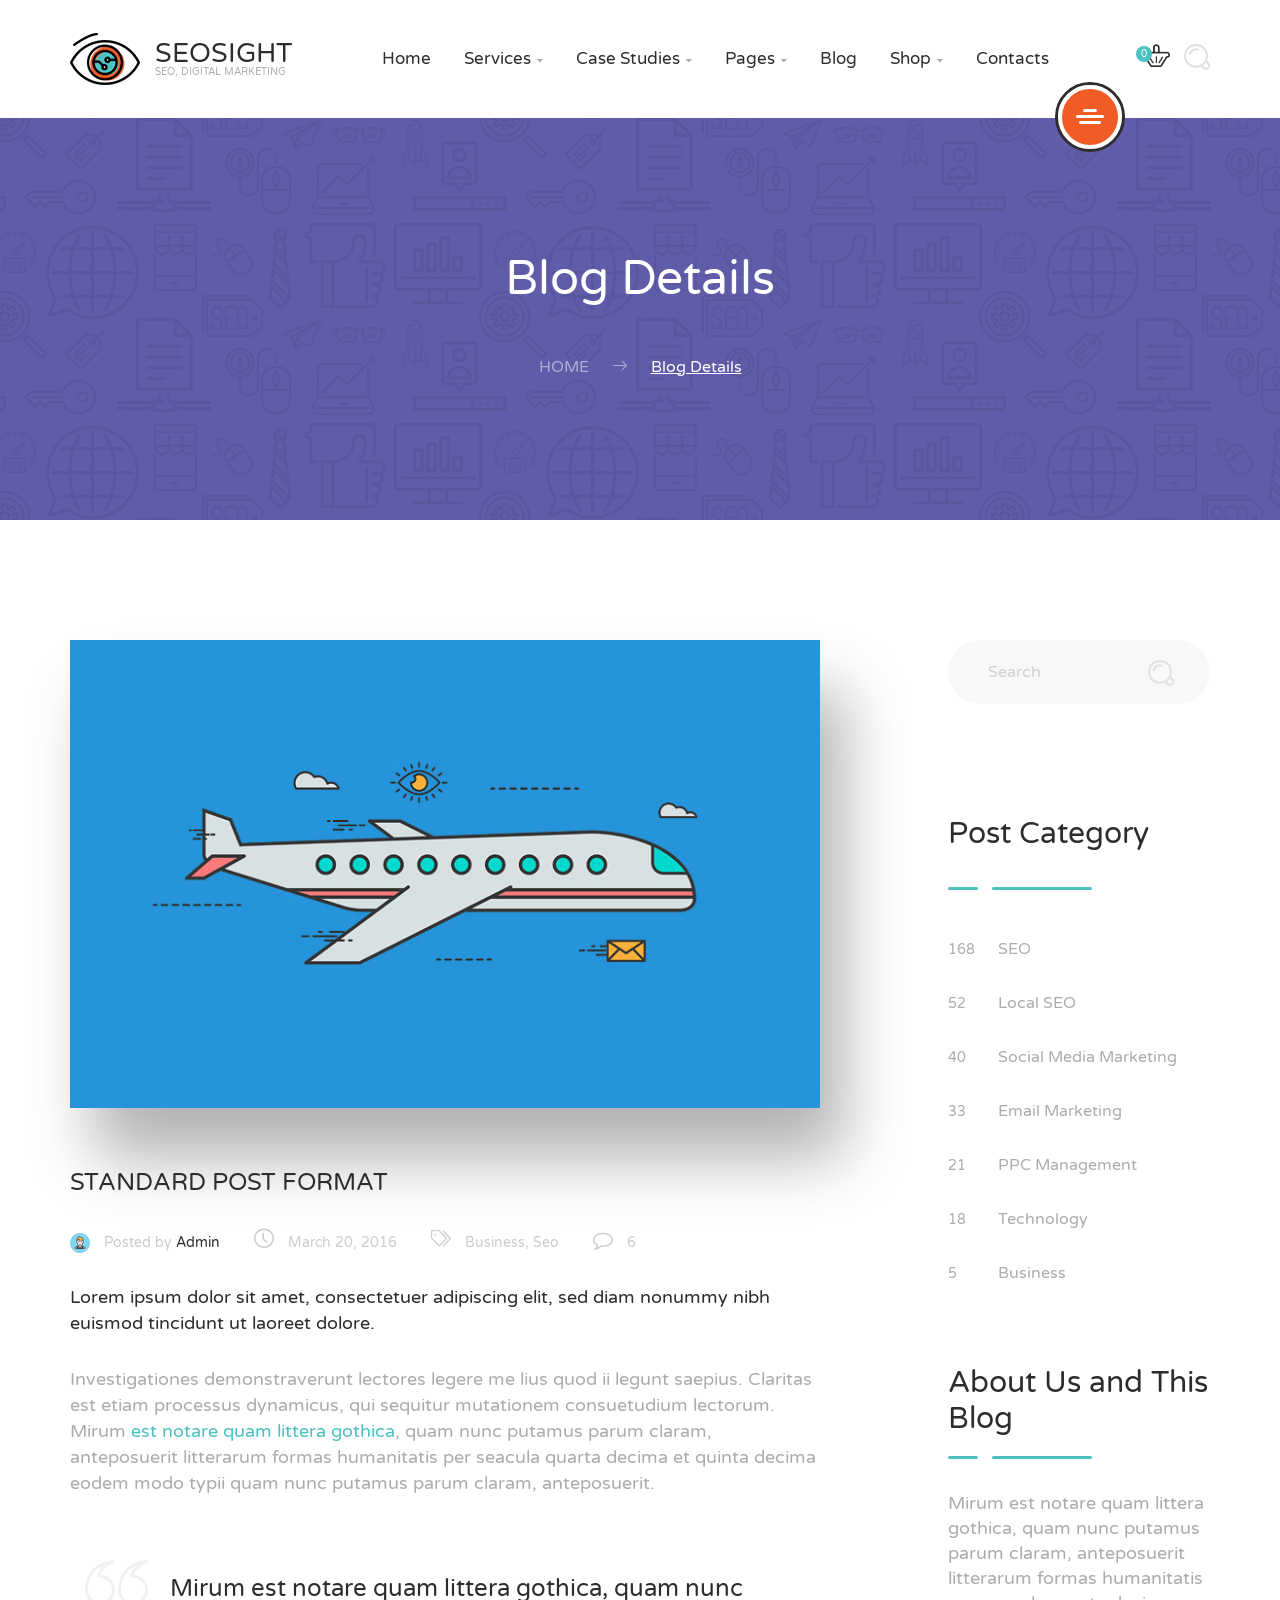
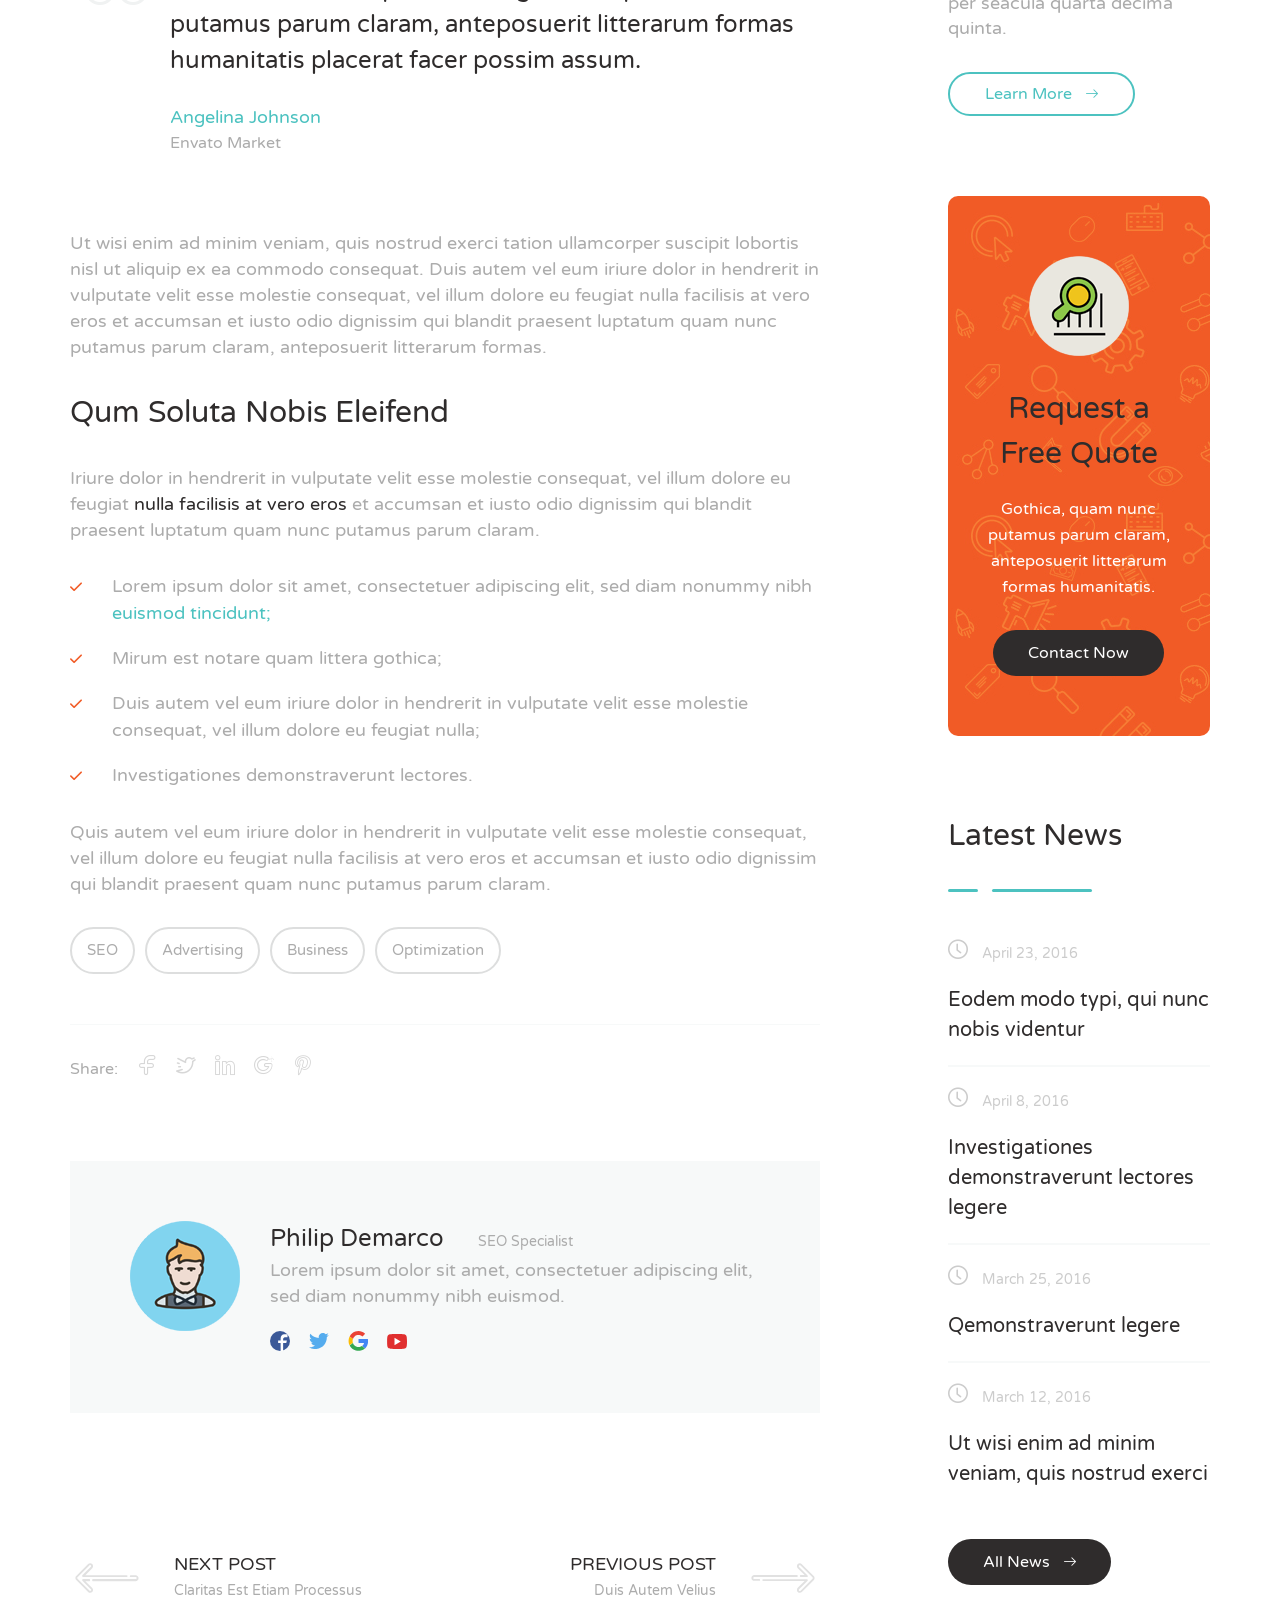
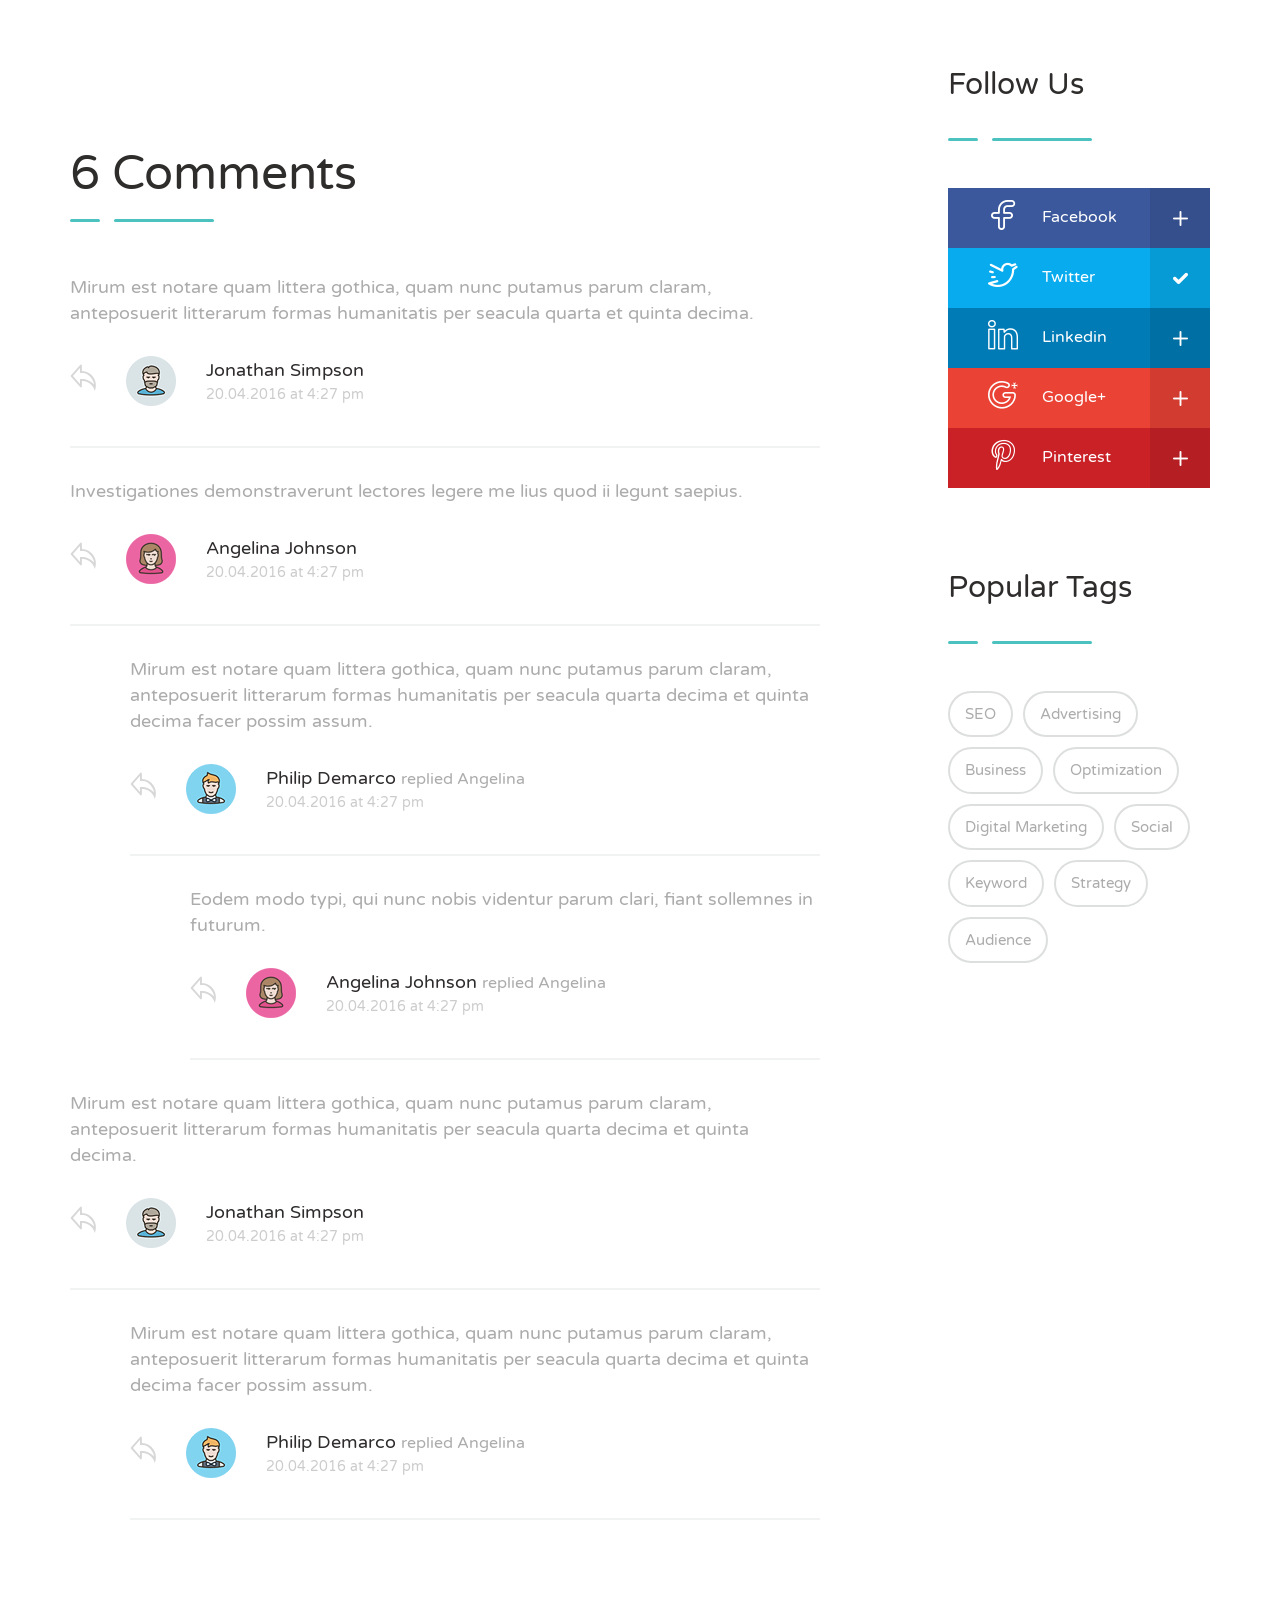
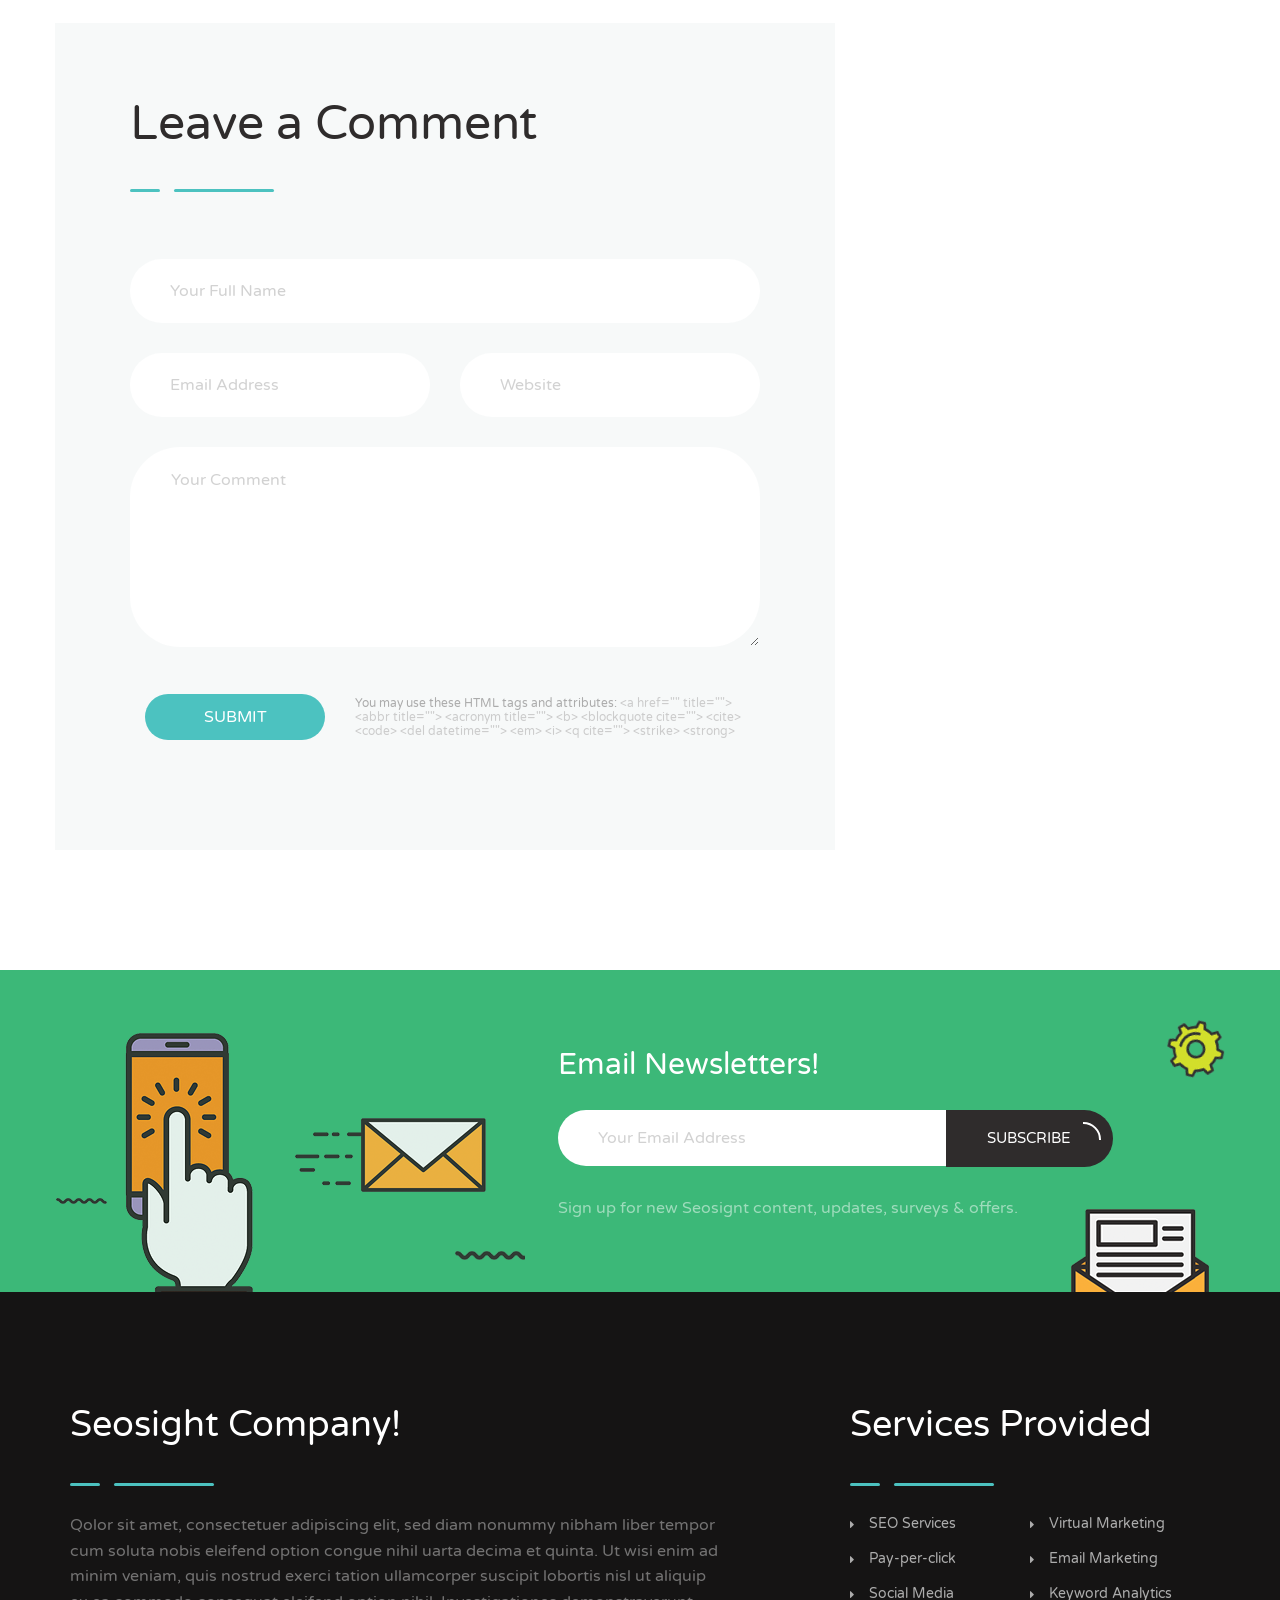
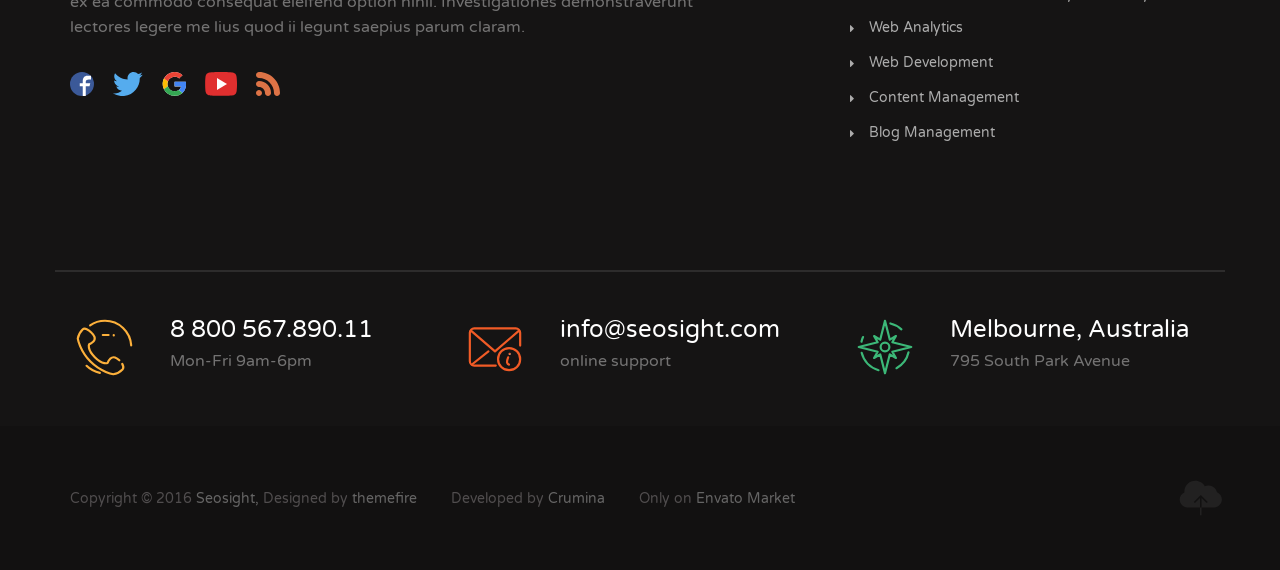
<file: 15_blog_details.html>
<!DOCTYPE html>
<html lang="en">
<head>
	<meta charset="UTF-8">
	<meta name="viewport" content="width=device-width, initial-scale=1, maximum-scale=1">
	<title>Seosight - Blog Details</title>

	<link rel="stylesheet" type="text/css" href="css/fonts.css">
	<link rel="stylesheet" type="text/css" href="css/crumina-fonts.css">
	<link rel="stylesheet" type="text/css" href="css/normalize.css">
	<link rel="stylesheet" type="text/css" href="css/grid.css">
	<link rel="stylesheet" type="text/css" href="css/base.css">
	<link rel="stylesheet" type="text/css" href="css/blocks.css">
	<link rel="stylesheet" type="text/css" href="css/layouts.css">
	<link rel="stylesheet" type="text/css" href="css/modules.css">
	<link rel="stylesheet" type="text/css" href="css/widgets-styles.css">
	<link rel="stylesheet" type="text/css" href="css/ion.rangeSlider.css">


	<!--Plugins styles-->

	<link rel="stylesheet" type="text/css" href="css/jquery.mCustomScrollbar.css">
	<link rel="stylesheet" type="text/css" href="css/swiper.min.css">
	<link rel="stylesheet" type="text/css" href="css/primary-menu.css">
	<link rel="stylesheet" type="text/css" href="css/magnific-popup.css">

	<!--Styles for RTL-->

	<!--<link rel="stylesheet" type="text/css" href="css/rtl.css">-->

	<!--External fonts-->

	<link href='https://fonts.googleapis.com/css?family=Varela+Round' rel='stylesheet' type='text/css'>

</head>


<body class=" "><!-- Preloader -->
<!--<div id="hellopreloader">
	<div class="preloader">
		<svg width="58" height="58">
			<g fill="none" fill-rule="evenodd" stroke="#FFF" stroke-width="1.5" transform="translate(2 1)">
				<circle cx="42.601" cy="11.462" r="5" fill="#fff">
					<animate attributeName="fill-opacity" begin="0s" calcMode="linear" dur="1.3s" repeatCount="indefinite" values="1;0;0;0;0;0;0;0" />
				</circle>
				<circle cx="49.063" cy="27.063" r="5" fill="none">
					<animate attributeName="fill-opacity" begin="0s" calcMode="linear" dur="1.3s" repeatCount="indefinite" values="0;1;0;0;0;0;0;0" />
				</circle>
				<circle cx="42.601" cy="42.663" r="5" fill="none">
					<animate attributeName="fill-opacity" begin="0s" calcMode="linear" dur="1.3s" repeatCount="indefinite" values="0;0;1;0;0;0;0;0" />
				</circle>
				<circle cx="27" cy="49.125" r="5" fill="none">
					<animate attributeName="fill-opacity" begin="0s" calcMode="linear" dur="1.3s" repeatCount="indefinite" values="0;0;0;1;0;0;0;0" />
				</circle>
				<circle cx="11.399" cy="42.663" r="5" fill="none">
					<animate attributeName="fill-opacity" begin="0s" calcMode="linear" dur="1.3s" repeatCount="indefinite" values="0;0;0;0;1;0;0;0" />
				</circle>
				<circle cx="4.938" cy="27.063" r="5" fill="none">
					<animate attributeName="fill-opacity" begin="0s" calcMode="linear" dur="1.3s" repeatCount="indefinite" values="0;0;0;0;0;1;0;0" />
				</circle>
				<circle cx="11.399" cy="11.462" r="5" fill="none">
					<animate attributeName="fill-opacity" begin="0s" calcMode="linear" dur="1.3s" repeatCount="indefinite" values="0;0;0;0;0;0;1;0" />
				</circle>
				<circle cx="27" cy="5" r="5" fill="none">
					<animate attributeName="fill-opacity" begin="0s" calcMode="linear" dur="1.3s" repeatCount="indefinite" values="0;0;0;0;0;0;0;1" />
				</circle>
			</g>
		</svg>
		<div class="text">Loading ...</div>
	</div>
</div>--><!-- ... end Preloader -->

<!-- Header -->

<header class="header" id="site-header">

	<div class="container">

		<div class="header-content-wrapper">

			<div class="logo">
				<a href="index.html" class="full-block-link"></a>
				<img loading="lazy" src="img/logo-eye.png" alt="Seosight">
				<div class="logo-text">
					<div class="logo-title">Seosight</div>
					<div class="logo-sub-title">SEO, Digital Marketing</div>
				</div>
			</div>

			<nav id="primary-menu" class="primary-menu">

				<a href='javascript:void(0)' id="menu-icon-trigger" class="menu-icon-trigger showhide">
					<span class="mob-menu--title">Menu</span>
					<span id="menu-icon-wrapper" class="menu-icon-wrapper" style="visibility: hidden">
                            <svg width="1000px" height="1000px">
                                <path id="pathD" d="M 300 400 L 700 400 C 900 400 900 750 600 850 A 400 400 0 0 1 200 200 L 800 800"></path>
                                <path id="pathE" d="M 300 500 L 700 500"></path>
                                <path id="pathF" d="M 700 600 L 300 600 C 100 600 100 200 400 150 A 400 380 0 1 1 200 800 L 800 200"></path>
                            </svg>
                        </span>
				</a>

				<!-- menu-icon-wrapper -->

				<ul class="primary-menu-menu">
					<li class="menu-item-has-children">
						<a href="index.html">Home</a>
					</li>

					<li class="">
						<a href="03_services.html">Services</a>
						<ul class="dropdown">
							<li class="megamenu-item-info">
								<h5 class="megamenu-item-info-title">List of Services</h5>
								<p class="megamenu-item-info-text">Choose a Service</p>
							</li>
							<li class="hover-ver2">
								<a href="05_service_details_localseo.html"><i class="seoicon-pin-map"></i>
									Local SEO
								</a>
							</li>
							<li class="hover-ver2">
								<a href="07_service_email_marketing.html"><i class="seoicon-mail-send"></i>
									Email Marketing
								</a>
							</li>
							<li class="hover-ver2">
								<a href="06_service_detail.html"><i class="seoicon-chat-comment"></i>
									Social Media Marketing
								</a>
							</li>
							<li class="menu-item-has-children hover-ver2">
								<a href="04_service_detail_seo.html">
									<i class="seoicon-search"></i>
									Search Engine Optimization
								</a>
							</li>
							<li class="hover-ver2">
								<a href="08_service_ppc_management.html"><i class="seoicon-button"></i>
									Pay Per Click Management
								</a>
							</li>
							<li class="menu-item-has-children hover-ver2">
								<a href="03_services.html">
									<i class="seoicon-pie-graph-split"></i>
									Services Promo List
								</a>
							</li>
						</ul>
					</li>

					<li class="">
						<a href="#">Case Studies</a>
						<ul class="dropdown">
							<li class="">
								<a href="11_case_studies.html">
									Case Studies Page
									<i class="seoicon-right-arrow"></i>
								</a>
							</li>

							<li class="">
								<a href="12_project_details_ver_01.html">
									Project details ver1
									<i class="seoicon-right-arrow"></i>
								</a>
							</li>
							<li class="">
								<a href="13_project_details_ver_02.html">
									Project details ver2
									<i class="seoicon-right-arrow"></i>
								</a>
							</li>
						</ul>
					</li>

					<li class="has-megamenu menu-item-has-children">
						<a href="#">Pages</a>

						<div class="megamenu" style="background-image: url('img/menu-bg.png');">
							<div class="megamenu-row">

								<div class="col3">
									<ul>
										<li class="megamenu-item-info">
											<h5 class="megamenu-item-info-title">Standard Pages</h5>
											<p class="megamenu-item-info-text">Pages that every website needs.</p>
										</li>

										<li>
											<a href="02_abouts.html">Our Agency<i class="seoicon-right-arrow"></i></a>
										</li>
										<li>
											<a href="21_seo_analysis.html">SEO Analysis<i class="seoicon-right-arrow"></i></a>
										</li>

										<li>
											<a href="10_testimonials.html">Testimonials
												<i class="seoicon-right-arrow"></i></a>
										</li>
										<li>
											<a href="09_our_clients.html">Our Special Clients<i class="seoicon-right-arrow"></i></a>
										</li>
										<li>
											<a href="34_pricing-tables.html">Pricing Packages<i class="seoicon-right-arrow"></i></a>
										</li>
										<li>
											<a href="404.html">404 Page<i class="seoicon-right-arrow"></i></a>
										</li>
									</ul>
								</div>
								<div class="col3">
									<ul>
										<li class="megamenu-item-info">
											<h5 class="megamenu-item-info-title">Features</h5>
											<p class="megamenu-item-info-text">Features of Our Digital Agency.</p>
										</li>

										<li>
											<a href="36_slider-with-photo.html">Main slider with photo<i class="seoicon-right-arrow"></i></a>
										</li>
										<li>
											<a href="25_navigation-flat.html">Stunning Headers<i class="seoicon-right-arrow"></i></a>
										</li>

										<li>
											<a href="37_navigation-with-photo.html">Sub-headers with photo<i class="seoicon-right-arrow"></i></a>
										</li>

										<li>
											<a href="38_photo-elements.html">Photo elements<i class="seoicon-right-arrow"></i></a>
										</li>

										<li>
											<a href="32_testimonials.html">Our Testimonials<i class="seoicon-right-arrow"></i></a>
										</li>

									</ul>
								</div>
								<div class="col3">
									<ul>

										<li class="megamenu-item-info">
											<h5 class="megamenu-item-info-title">Web Elements</h5>
											<p class="megamenu-item-info-text">Awesome header and title style
												variations and many more.</p>
										</li>

										<li>
											<a href="typography.html">Typography<i class="seoicon-right-arrow"></i></a>
										</li>
										<li>
											<a href="33_charts_counters.html">Charts &amp; Graphs<i class="seoicon-right-arrow"></i></a>
										</li>
										<li>
											<a href="buttons.html">Buttons<i class="seoicon-right-arrow"></i></a>
										</li>

										<li>
											<a href="28_popup-search.html">Popup Search<i class="seoicon-right-arrow"></i></a>
										</li>

									</ul>
								</div>


								<div class="col3">
									<ul>
										<li>
											<div class="google-logo">
												<img loading="lazy" src="img/google-logo.png" alt="logo">
											</div>

											<p class="google-text">The Yoast Analytics plugin lets you easily
												connect your website to Google Analytics and keep track of all
												your site traffic and key metrics in real-time.
											</p>
										</li>
									</ul>
								</div>

							</div>
						</div>
					</li>
					<li class="">
						<a href="14_blog.html">Blog</a>
					</li>
					<li class="">
						<a href="#">Shop</a>
						<ul class="dropdown">
							<li class="">
								<a href="16_shop.html">
									Shop Page
									<i class="seoicon-right-arrow"></i>
								</a>
							</li>
							<li class="">
								<a href="17_product_details.html">
									Product Details
									<i class="seoicon-right-arrow"></i>
								</a>
							</li>
							<li class="">
								<a href="20_checkout.html">
									Checkout
									<i class="seoicon-right-arrow"></i>
								</a>
							</li>
							<li class="">
								<a href="19_cart.html">
									Shopping Cart
									<i class="seoicon-right-arrow"></i>
								</a>
							</li>
						</ul>

					</li>

					<li class="">
						<a href="22_contacts.html">Contacts</a>
					</li>
				</ul>
			</nav>

			<ul class="nav-add">
				<li class="cart">

					<a href="#" class="js-cart-animate">
						<i class="seoicon-basket"></i>
						<span class="cart-count">0</span>
					</a>

					<div class="cart-popup-wrap">
						<div class="popup-cart">
							<h4 class="title-cart">No products in the cart!</h4>
							<p class="subtitle">Please make your choice.</p>
							<div class="btn btn-small btn--dark">
								<span class="text">view all catalog</span>
							</div>
						</div>
					</div>

				</li>

				<li class="search search_main">
					<a href="#" class="js-open-search">
						<i class="seoicon-loupe"></i>
					</a>
				</li>
			</ul>

			<div class="user-menu open-overlay">
				<a href="#" class="user-menu-content  js-open-aside">
					<span></span>
					<span></span>
					<span></span>
				</a>
			</div>
		</div>

	</div>

</header>



<!-- ... End Header -->

<!-- Right Menu -->

<div class="mCustomScrollbar">

	<div class="popup right-menu">

		<div class="right-menu-wrap">

			<div class="user-menu-close js-close-aside">
				<a href="#" class="user-menu-content  js-clode-aside">
					<span></span>
					<span></span>
				</a>
			</div>

			<div class="logo">
				<a href="index.html" class="full-block-link"></a>
				<img loading="lazy" src="img/logo-eye.png" alt="Seosight">
				<div class="logo-text">
					<div class="logo-title">Seosight</div>
				</div>
			</div>

			<p class="text">Investigationes demonstraverunt lectores legere me lius quod
				ii legunt saepius est etiam processus dynamicus.
			</p>

		</div>

		<div class="widget login">

			<h4 class="login-title">Sign In to Your Account</h4>
			<input class=" input-standard-grey" placeholder="Username or Email" type="text">
			<input class="password input-standard-grey" placeholder="Password" type="password">
			<div class="login-btn-wrap">

				<div class="btn btn-medium btn--dark btn-hover-shadow">
					<span class="text">login now</span>
					<span class="semicircle"></span>
				</div>

				<div class="remember-wrap">

					<div class="checkbox">
						<input id="remember" type="checkbox" name="remember" value="remember">
						<label for="remember">Remember Me</label>
					</div>

				</div>

			</div>

			<div class="helped">Lost your password?</div>
			<div class="helped js-window-popup">Register Now</div>

		</div>


		<div class="widget contacts">

			<h4 class="contacts-title">Get In Touch</h4>
			<p class="contacts-text">Lorem ipsum dolor sit amet, duis metus ligula amet in purus,
				vitae donec vestibulum enim, tincidunt massa sit, convallis ipsum.
			</p>

			<div class="contacts-item">
				<img loading="lazy" src="img/contact4.png" alt="phone">
				<div class="content">
					<a href="#" class="title">8 800 567.890.11</a>
					<p class="sub-title">Mon-Fri 9am-6pm</p>
				</div>
			</div>

			<div class="contacts-item">
				<img loading="lazy" src="img/contact5.png" alt="phone">
				<div class="content">
					<a href="#" class="title">info@seosight.com</a>
					<p class="sub-title">online support</p>
				</div>
			</div>

			<div class="contacts-item">
				<img loading="lazy" src="img/contact6.png" alt="phone">
				<div class="content">
					<a href="#" class="title">Melbourne, Australia</a>
					<p class="sub-title">795 South Park Avenue</p>
				</div>
			</div>

		</div>

	</div>

</div>

<!-- End Right Menu -->

<div class="content-wrapper">

	<!-- Stunning Header -->

	<div class="stunning-header stunning-header-bg-lightviolet">
		<div class="stunning-header-content">
			<h1 class="stunning-header-title">Blog Details</h1>
			<ul class="breadcrumbs">
				<li class="breadcrumbs-item">
					<a href="index.html">Home</a>
					<i class="seoicon-right-arrow"></i>
				</li>
				<li class="breadcrumbs-item active">
					<span href="#">Blog Details</span>
					<i class="seoicon-right-arrow"></i>
				</li>
			</ul>
		</div>
	</div>

	<!-- End Stunning Header -->

	<!-- Overlay Search -->

	<div class="overlay_search">
		<div class="container">
			<div class="row">
				<div class="form_search-wrap">
					<form>
						<input class="overlay_search-input" placeholder="Type and hit Enter..." type="text">
						<a href="#" class="overlay_search-close">
							<span></span>
							<span></span>
						</a>
					</form>
				</div>
			</div>
		</div>
	</div>

	<!-- End Overlay Search -->

	<!-- Post Details -->


	<div class="container">
		<div class="row medium-padding120">
			<main class="main">
				<div class="col-lg-8 col-md-8 col-sm-12 col-xs-12">
					<article class="hentry post post-standard-details">

						<div class="post-thumb">
							<img loading="lazy" src="img/blog-details.jpg" alt="seo">
						</div>

						<div class="post__content">

							<h2 class="h2 post__title entry-title ">
								<a href="#">Standard Post Format</a>
							</h2>


							<div class="post-additional-info">

								<div class="post__author author vcard">
									<img loading="lazy" src="img/avatar-b-details.png" alt="author">
									Posted by

									<div class="post__author-name fn">
										<a href="#" class="post__author-link">Admin</a>
									</div>

								</div>

								<span class="post__date">

								<i class="seoicon-clock"></i>

								<time class="published" datetime="2016-03-20 12:00:00">
									March 20, 2016
								</time>

							</span>

								<span class="category">
								<i class="seoicon-tags"></i>
								<a href="#">Business,</a>
								<a href="#">Seo</a>
							</span>

								<span class="post__comments">
								<a href="#"><i class="fa fa-comment-o" aria-hidden="true"></i></a>
								6
							</span>

							</div>

							<div class="post__content-info">

								<p class="post__subtitle">Lorem ipsum dolor sit amet, consectetuer adipiscing elit, sed diam nonummy nibh
									euismod tincidunt ut laoreet dolore.
								</p>

								<p class="post__text">Investigationes demonstraverunt lectores legere me lius quod ii legunt
									saepius. Claritas est etiam processus dynamicus, qui sequitur mutationem consuetudium
									lectorum. Mirum
									<span class="c-primary">est notare quam littera gothica</span>, quam nunc putamus parum claram,
									anteposuerit litterarum formas humanitatis per seacula quarta decima et quinta decima
									eodem modo typii quam nunc putamus parum claram, anteposuerit.
								</p>

								<div class="testimonial-item quote-left">

									<h5 class="h5 testimonial-text">
										Mirum est notare quam littera gothica, quam nunc putamus parum claram,
										anteposuerit litterarum formas humanitatis placerat facer possim assum.
									</h5>

									<div class="author-info-wrap table">
										<div class="author-info table-cell">
											<h6 class="author-name c-primary">Angelina Johnson</h6>
											<div class="author-company">Envato Market</div>
										</div>
									</div>

									<div class="quote">
										<i class="seoicon-quotes"></i>
									</div>

								</div>

								<p class="post__text">Ut wisi enim ad minim veniam, quis nostrud exerci tation ullamcorper
									suscipit lobortis nisl ut aliquip ex ea commodo consequat. Duis autem vel eum iriure
									dolor in hendrerit in vulputate velit esse molestie consequat, vel illum dolore eu
									feugiat nulla facilisis at vero eros et accumsan et iusto odio dignissim qui blandit
									praesent luptatum quam nunc putamus parum claram, anteposuerit litterarum formas.
								</p>

								<h4 class="mb30">Qum Soluta Nobis Eleifend</h4>

								<p class="post__text">Iriure dolor in hendrerit in vulputate velit esse molestie consequat,
									vel illum dolore eu feugiat <span class="c-dark">nulla facilisis at vero eros</span>
									et accumsan et iusto odio dignissim qui blandit praesent luptatum quam nunc putamus parum claram.
								</p>

								<ul class="list list--secondary">
									<li>
										<i class="seoicon-check"></i>
										<a href="#">Lorem ipsum dolor sit amet, consectetuer adipiscing elit, sed diam
											nonummy nibh <span class="c-primary">euismod tincidunt;</span>
										</a>
									</li>
									<li>
										<i class="seoicon-check"></i>
										<a href="#">Mirum est notare quam littera gothica;</a>
									</li>
									<li>
										<i class="seoicon-check"></i>
										<a href="#">Duis autem vel eum iriure dolor in hendrerit in vulputate velit esse
											molestie consequat, vel illum dolore eu feugiat nulla;
										</a>
									</li>
									<li>
										<i class="seoicon-check"></i>
										<a href="#">Investigationes demonstraverunt lectores.</a>
									</li>
								</ul>

								<p class="post__text">Quis autem vel eum iriure dolor in hendrerit in vulputate velit esse
									molestie consequat, vel illum dolore eu feugiat nulla facilisis at vero eros et accumsan
									et iusto odio dignissim qui blandit praesent quam nunc putamus parum claram.
								</p>

								<div class="widget w-tags">
									<div class="tags-wrap">
										<a href="#" class="w-tags-item">SEO</a>
										<a href="#" class="w-tags-item">Advertising</a>
										<a href="#" class="w-tags-item">Business</a>
										<a href="#" class="w-tags-item">Optimization</a>
									</div>
								</div>

							</div>
						</div>

						<div class="socials">Share:
							<a href="" class="social__item">
								<i class="seoicon-social-facebook"></i>
							</a>
							<a href="" class="social__item">
								<i class="seoicon-social-twitter"></i>
							</a>
							<a href="" class="social__item">
								<i class="seoicon-social-linkedin"></i>
							</a>
							<a href="" class="social__item">
								<i class="seoicon-social-google-plus"></i>
							</a>
							<a href="" class="social__item">
								<i class="seoicon-social-pinterest"></i>
							</a>
						</div>

					</article>

					<div class="blog-details-author">

						<div class="blog-details-author-thumb">
							<img loading="lazy" src="img/blog-details-author.png" alt="Author">
						</div>

						<div class="blog-details-author-content">
							<div class="author-info">
								<h5 class="author-name">Philip Demarco</h5>
								<p class="author-info">SEO Specialist</p>
							</div>
							<p class="text">Lorem ipsum dolor sit amet, consectetuer adipiscing elit, sed diam
								nonummy nibh euismod.
							</p>
							<div class="socials">

								<a href="" class="social__item">
									<img loading="lazy" src="svg/circle-facebook.svg" alt="facebook">
								</a>

								<a href="" class="social__item">
									<img loading="lazy" src="svg/twitter.svg" alt="twitter">
								</a>

								<a href="" class="social__item">
									<img loading="lazy" src="svg/google.svg" alt="google">
								</a>

								<a href="" class="social__item">
									<img loading="lazy" src="svg/youtube.svg" alt="youtube">
								</a>

							</div>
						</div>
					</div>

					<div class="pagination-arrow">

						<a href="#" class="btn-prev-wrap">
							<svg class="btn-prev">
								<use xlink:href="#arrow-left"></use>
							</svg>
							<div class="btn-content">
								<div class="btn-content-title">Next Post</div>
								<p class="btn-content-subtitle">Claritas Est Etiam Processus</p>
							</div>
						</a>

						<a href="#" class="btn-next-wrap">
							<div class="btn-content">
								<div class="btn-content-title">Previous Post</div>
								<p class="btn-content-subtitle">Duis Autem Velius</p>
							</div>
							<svg class="btn-next">
								<use xlink:href="#arrow-right"></use>
							</svg>
						</a>

					</div>

					<div class="comments">

						<div class="heading">
							<h4 class="h1 heading-title">6 Comments</h4>
							<div class="heading-line">
								<span class="short-line"></span>
								<span class="long-line"></span>
							</div>
						</div>

						<ol class="comments__list">

							<li class="comments__item">

								<div class="comment-entry comment comments__article">

									<div class="comment-content comment">
										<p>Mirum est notare quam littera gothica, quam nunc putamus parum claram,
											anteposuerit litterarum formas humanitatis per seacula quarta
											et quinta decima.
										</p>
									</div>

									<div class="comments__body display-flex">

										<a href="#" class="reply">
											<i class=" seoicon-arrow-back"></i>
										</a>

										<div class="comments__avatar">

											<img loading="lazy" src="img/post-author3.png" alt="avatar">

										</div>

										<header class="comment-meta comments__header">

											<cite class="fn url comments__author">
												<a href="#" rel="external" class=" ">Jonathan Simpson</a>
											</cite>

											<div class="comments__time">
												<time class="published" datetime="2016-04-20 12:00:00">20.04.2016
													<span class="at">at</span> 4:27 pm
												</time>
											</div>

										</header>

									</div>

								</div>
							</li>

							<li class="comments__item">

								<div class="comment-entry comment comments__article">

									<div class="comment-content comment">
										<p>Investigationes demonstraverunt lectores legere me lius quod ii legunt saepius.</p>
									</div>

									<div class="comments__body display-flex">

										<a href="#" class="reply">
											<i class=" seoicon-arrow-back"></i>
										</a>

										<div class="comments__avatar">

											<img loading="lazy" src="img/post-author2.png" alt="avatar">

										</div>

										<header class="comment-meta comments__header">

											<cite class="fn url comments__author">
												<a href="#" rel="external">Angelina Johnson</a>
											</cite>

											<div class="comments__time">
												<time class="published" datetime="2016-04-20 12:00:00">20.04.2016
													<span class="at">at</span> 4:27 pm
												</time>
											</div>

										</header>

									</div>

								</div>

								<ol class="children">

									<li class="comments__item">

										<div class="comment-entry comment comments__article">

											<div class="comment-content comment">
												<p>Mirum est notare quam littera gothica, quam nunc putamus parum claram,
													anteposuerit litterarum formas humanitatis per seacula quarta decima et
													quinta decima facer possim assum.
												</p>
											</div>

											<div class="comments__body display-flex">

												<a href="#" class="reply">
													<i class=" seoicon-arrow-back"></i>
												</a>

												<div class="comments__avatar">

													<img loading="lazy" src="img/post-author1.png" alt="avatar">

												</div>

												<header class="comment-meta comments__header">

													<cite class="fn url comments__author">
														<a href="#" rel="external">Philip Demarco</a>
														<span class="replied">replied Angelina</span>
													</cite>

													<div class="comments__time">
														<time class="published" datetime="2016-04-20 12:00:00">20.04.2016
															<span class="at">at</span> 4:27 pm
														</time>
													</div>

												</header>

											</div>

										</div>

										<ol class="children">

											<li class="comments__item">

												<div class="comment-entry comment comments__article">

													<div class="comment-content comment">
														<p>Eodem modo typi, qui nunc nobis videntur parum clari, fiant sollemnes in futurum.
														</p>
													</div>

													<div class="comments__body display-flex">

														<a href="#" class="reply">
															<i class=" seoicon-arrow-back"></i>
														</a>

														<div class="comments__avatar">

															<img loading="lazy" src="img/post-author2.png" alt="avatar">

														</div>

														<header class="comment-meta comments__header">

															<cite class="fn url comments__author">
																<a href="#" rel="external">Angelina Johnson</a>
																<span class="replied">replied Angelina</span>
															</cite>

															<div class="comments__time">
																<time class="published" datetime="2016-04-20 12:00:00">20.04.2016
																	<span class="at">at</span> 4:27 pm
																</time>
															</div>

														</header>

													</div>

												</div>
											</li>

										</ol>
									</li>

								</ol>
							</li>

							<li class="comments__item">

								<div class="comment-entry comment comments__article">

									<div class="comment-content comment">
										<p>Mirum est notare quam littera gothica, quam nunc putamus parum claram,
											anteposuerit litterarum formas humanitatis per seacula quarta decima et
											quinta decima.
										</p>
									</div>

									<div class="comments__body display-flex">

										<a href="#" class="reply">
											<i class=" seoicon-arrow-back"></i>
										</a>

										<div class="comments__avatar">

											<img loading="lazy" src="img/post-author3.png" alt="avatar">

										</div>

										<header class="comment-meta comments__header">

											<cite class="fn url comments__author">
												<a href="#" rel="external" class=" ">Jonathan Simpson</a>
											</cite>

											<div class="comments__time">
												<time class="published" datetime="2016-04-20 12:00:00">20.04.2016
													<span class="at">at</span> 4:27 pm
												</time>
											</div>

										</header>

									</div>

								</div>


								<ol class="children">

									<li class="comments__item">

										<div class="comment-entry comment comments__article">

											<div class="comment-content comment">
												<p>Mirum est notare quam littera gothica, quam nunc putamus parum claram,
													anteposuerit litterarum formas humanitatis per seacula quarta decima et
													quinta decima facer possim assum.
												</p>
											</div>

											<div class="comments__body display-flex">

												<a href="#" class="reply">
													<i class=" seoicon-arrow-back"></i>
												</a>

												<div class="comments__avatar">

													<img loading="lazy" src="img/post-author1.png" alt="avatar">

												</div>

												<header class="comment-meta comments__header">

													<cite class="fn url comments__author">
														<a href="#" rel="external">Philip Demarco</a>
														<span class="replied">replied Angelina</span>
													</cite>

													<div class="comments__time">
														<time class="published" datetime="2016-04-20 12:00:00">20.04.2016
															<span class="at">at</span> 4:27 pm
														</time>
													</div>

												</header>

											</div>

										</div>
									</li>
								</ol>
							</li>
						</ol>
					</div>

					<div class="row">

						<div class="leave-reply contact-form">

							<form>

								<div class="col-lg-12">
									<div class="heading">
										<h4 class="h1 heading-title">Leave a Comment</h4>
										<div class="heading-line">
											<span class="short-line"></span>
											<span class="long-line"></span>
										</div>
									</div>
								</div>

								<div class="col-lg-12">

									<input class=" input-standard-grey" name="full_name" id="full_name" placeholder="Your Full Name" value="" type="text">

								</div>

								<div class="col-lg-6">

									<input class=" input-standard-grey" name="comment_email" id="comment_email" placeholder="Email Address" value="" type="text">

								</div>

								<div class="col-lg-6">

									<input class=" input-standard-grey" name="comment_website" id="comment_website" placeholder="Website" value="" type="text">

								</div>

								<div class="col-lg-12">

									<textarea name="order_comments" class="input-text input-standard-grey" id="order_comments" placeholder="Your Comment"></textarea>

								</div>

								<div class="col-lg-12">

									<div class="submit-block table">
										<div class="col-lg-4 table-cell">
											<div class="btn btn-small btn--primary">
												<span class="text">Submit</span>
											</div>
										</div>

										<div class="col-lg-8 table-cell">
											<div class="submit-block-text">
												You may use these HTML tags and attributes: <span> &lt;a href="" title=""&gt; &lt;abbr title=""&gt; &lt;acronym title=""&gt;
											&lt;b&gt; &lt;blockquote cite=""&gt; &lt;cite&gt; &lt;code&gt; &lt;del datetime=""&gt;
											&lt;em&gt; &lt;i&gt; &lt;q cite=""&gt; &lt;strike&gt; &lt;strong&gt; </span>
											</div>
										</div>

									</div>

								</div>
							</form>
						</div>
					</div>


				</div>

				<!-- End Post Details -->

				<!-- Sidebar-->

				<div class="col-lg-3 col-lg-offset-1 col-md-4 col-sm-12 col-xs-12">
					<aside aria-label="sidebar" class="sidebar sidebar-right">
						<div class="widget">
							<form class="w-search">
								<input class=" search input-standard-grey" required="required" placeholder="Search" type="search">
								<button class="icon">
									<i class="seoicon-loupe"></i>
								</button>
							</form>
						</div>

						<div class="widget w-post-category">
							<div class="heading">
								<h4 class="heading-title">Post Category</h4>
								<div class="heading-line">
									<span class="short-line"></span>
									<span class="long-line"></span>
								</div>
							</div>
							<div class="post-category-wrap">
								<div class="category-post-item">
									<span class="post-count">168</span>
									<a href="#" class="category-title">SEO
										<i class="seoicon-right-arrow"></i>
									</a>
								</div>

								<div class="category-post-item">
									<span class="post-count">52</span>
									<a href="#" class="category-title">Local SEO
										<i class="seoicon-right-arrow"></i>
									</a>
								</div>

								<div class="category-post-item">
									<span class="post-count">40</span>
									<a href="#" class="category-title">Social Media Marketing
										<i class="seoicon-right-arrow"></i>
									</a>
								</div>

								<div class="category-post-item">
									<span class="post-count">33</span>
									<a href="#" class="category-title">Email Marketing
										<i class="seoicon-right-arrow"></i>
									</a>
								</div>

								<div class="category-post-item">
									<span class="post-count">21</span>
									<a href="#" class="category-title">PPC Management
										<i class="seoicon-right-arrow"></i>
									</a>
								</div>

								<div class="category-post-item">
									<span class="post-count">18</span>
									<a href="#" class="category-title">Technology
										<i class="seoicon-right-arrow"></i>
									</a>
								</div>

								<div class="category-post-item">
									<span class="post-count">5</span>
									<a href="#" class="category-title">Business
										<i class="seoicon-right-arrow"></i>
									</a>
								</div>
							</div>
						</div>

						<div class="widget w-about">
							<div class="heading">
								<h4 class="heading-title">About Us and
									This Blog</h4>
								<div class="heading-line">
									<span class="short-line"></span>
									<span class="long-line"></span>
								</div>
								<p>Mirum est notare quam littera gothica, quam nunc putamus parum claram, anteposuerit
									litterarum formas humanitatis per seacula quarta decima quinta.
								</p>
							</div>

							<a href="02_abouts.html" class="btn btn-small btn-border c-primary">
								<span class="text">Learn More</span>
								<i class="seoicon-right-arrow"></i>
							</a>
						</div>

						<div class="widget w-request bg-boxed-red">
							<div class="w-request-content">
								<img loading="lazy" src="img/request.png" alt="request">
								<h4 class="w-request-content-title">Request
									a Free Quote</h4>
								<p class="w-request-content-text">Gothica, quam nunc putamus parum claram, anteposuerit
									litterarum formas humanitatis.
								</p>

								<a href="22_contacts.html" class="btn btn-small btn--dark btn-hover-shadow">
									<span class="text">Contact Now</span>
								</a>
							</div>
						</div>

						<div class="widget w-latest-news">
							<div class="heading">
								<h4 class="heading-title">Latest News</h4>
								<div class="heading-line">
									<span class="short-line"></span>
									<span class="long-line"></span>
								</div>
							</div>

							<div class="latest-news-wrap">
								<div class="latest-news-item">
									<div class="post-additional-info">

								<span class="post__date">

									<i class="seoicon-clock"></i>

									<time class="published" datetime="2016-04-23 12:00:00">
										April 23, 2016
									</time>

								</span>

									</div>

									<h5 class="post__title entry-title ">
										<a href="15_blog_details.html">Eodem modo typi, qui nunc nobis videntur</a>
									</h5>
								</div>

								<div class="latest-news-item">
									<div class="post-additional-info">

								<span class="post__date">

									<i class="seoicon-clock"></i>

									<time class="published" datetime="2016-04-08 12:00:00">
										April 8, 2016
									</time>

								</span>

									</div>

									<h5 class="post__title entry-title ">
										<a href="15_blog_details.html">Investigationes demonstraverunt lectores legere</a>
									</h5>
								</div>

								<div class="latest-news-item">
									<div class="post-additional-info">

								<span class="post__date">

									<i class="seoicon-clock"></i>

									<time class="published" datetime="2016-03-25 12:00:00">
										March 25, 2016
									</time>

								</span>

									</div>

									<h5 class="post__title entry-title ">
										<a href="15_blog_details.html">Qemonstraverunt legere</a>
									</h5>
								</div>

								<div class="latest-news-item">
									<div class="post-additional-info">

								<span class="post__date">

									<i class="seoicon-clock"></i>

									<time class="published" datetime="2016-03-12 12:00:00">
										March 12, 2016
									</time>

								</span>

									</div>

									<h5 class="post__title entry-title ">
										<a href="15_blog_details.html">Ut wisi enim ad minim veniam, quis nostrud exerci</a>
									</h5>
								</div>

							</div>

							<a href="14_blog.html" class="btn btn-small btn--dark btn-hover-shadow">
								<span class="text">All News</span>
								<i class="seoicon-right-arrow"></i>
							</a>
						</div>

						<div class="widget w-follow">
							<div class="heading">
								<h4 class="heading-title">Follow Us</h4>
								<div class="heading-line">
									<span class="short-line"></span>
									<span class="long-line"></span>
								</div>
							</div>

							<div class="w-follow-wrap">
								<div class="w-follow-item facebook-bg-color">
									<a href="#" class="w-follow-social__item table-cell">
										<i class="seoicon-social-facebook"></i>
									</a>
									<a href="#" class="w-follow-title table-cell">Facebook
										<span class="w-follow-add">
									<i class="seoicon-cross plus"></i>
									<i class="seoicon-check-bold check"></i>
								</span>
									</a>
								</div>
								<div class="w-follow-item twitter-bg-color">
									<a href="#" class="w-follow-social__item table-cell">
										<i class=" seoicon-social-twitter"></i>
									</a>
									<a href="#" class="w-follow-title table-cell">Twitter
										<span class="w-follow-add active">
									<i class="seoicon-cross plus"></i>
									<i class="seoicon-check-bold check"></i>
								</span>
									</a>
								</div>
								<div class="w-follow-item linkedin-bg-color">
									<a href="#" class="w-follow-social__item table-cell">
										<i class="seoicon-social-linkedin"></i>
									</a>
									<a href="#" class="w-follow-title table-cell">Linkedin
										<span class="w-follow-add">
									<i class="seoicon-cross plus"></i>
									<i class="seoicon-check-bold check"></i>
								</span>
									</a>
								</div>
								<div class="w-follow-item google-bg-color">
									<a href="#" class="w-follow-social__item table-cell">
										<i class="seoicon-social-google-plus"></i>
									</a>
									<a href="#" class="w-follow-title table-cell">Google+
										<span class="w-follow-add">
									<i class="seoicon-cross plus"></i>
									<i class="seoicon-check-bold check"></i>
								</span>
									</a>
								</div>
								<div class="w-follow-item pinterest-bg-color">
									<a href="#" class="w-follow-social__item table-cell">
										<i class="seoicon-social-pinterest"></i>
									</a>
									<a href="#" class="w-follow-title table-cell">Pinterest
										<span class="w-follow-add">
									<i class="seoicon-cross plus"></i>
									<i class="seoicon-check-bold check"></i>
								</span>
									</a>
								</div>
							</div>

						</div>

						<div class="widget w-tags">
							<div class="heading">
								<h4 class="heading-title">Popular Tags</h4>
								<div class="heading-line">
									<span class="short-line"></span>
									<span class="long-line"></span>
								</div>
							</div>

							<div class="tags-wrap">
								<a href="#" class="w-tags-item">SEO</a>
								<a href="#" class="w-tags-item">Advertising</a>
								<a href="#" class="w-tags-item">Business</a>
								<a href="#" class="w-tags-item">Optimization</a>
								<a href="#" class="w-tags-item">Digital Marketing</a>
								<a href="#" class="w-tags-item">Social</a>
								<a href="#" class="w-tags-item">Keyword</a>
								<a href="#" class="w-tags-item">Strategy</a>
								<a href="#" class="w-tags-item">Audience</a>
							</div>
						</div>
					</aside>
				</div>

				<!-- End Sidebar-->

			</main>
		</div>
	</div>

	<!-- Subscribe Form -->

	<div class="container-fluid bg-green-color">
		<div class="row">
			<div class="container">

				<div class="row">

					<div class="subscribe scrollme">

						<div class="col-lg-6 col-lg-offset-5 col-md-6 col-md-offset-5 col-sm-12 col-xs-12">
							<h4 class="subscribe-title">Email Newsletters!</h4>
							<form class="subscribe-form crumina-submit" method="post" data-nonce="crumina-submit-form-nonce" data-type="standard" action="modules/forms/submit.php">
								<input class=" input-standard-grey input-white" name="email" placeholder="Your Email Address" type="email" required>
								<button class="subscr-btn">subscribe
									<span class="semicircle--right"></span>
								</button>
							</form>
							<div class="sub-title">Sign up for new Seosignt content, updates, surveys & offers.</div>

						</div>

						<div class="images-block">
							<img loading="lazy" src="img/subscr-gear.png" alt="gear" class="gear">
							<img loading="lazy" src="img/subscr1.png" alt="mail" class="mail">
							<img loading="lazy" src="img/subscr-mailopen.png" alt="mail" class="mail-2">
						</div>
					</div>
				</div>
			</div>
		</div>
	</div>

	<!-- End Subscribe Form -->

</div>

<!-- Footer -->


<footer class="footer">
	<div class="container">
		<div class="row">

			<div class="info">
				<div class="col-lg-7 col-md-7 col-sm-12 col-xs-12">
					<div class="heading">
						<h3 class="heading-title">Seosight Company!</h3>
						<div class="heading-line">
							<span class="short-line"></span>
							<span class="long-line"></span>
						</div>
						<p class="heading-text">Qolor sit amet, consectetuer adipiscing elit, sed diam nonummy nibham
							liber tempor cum soluta nobis eleifend option congue nihil uarta decima et quinta.
							Ut wisi enim ad minim veniam, quis nostrud exerci tation ullamcorper suscipit lobortis nisl
							ut aliquip ex ea commodo consequat eleifend option nihil. Investigationes demonstraverunt
							lectores legere me lius quod ii legunt saepius parum claram.
						</p>
					</div>

					<div class="socials">
						<a href="" class="social__item">
							<img loading="lazy" src="svg/circle-facebook.svg" alt="facebook">
						</a>
						<a href="" class="social__item">
							<img loading="lazy" src="svg/twitter.svg" alt="twitter">
						</a>
						<a href="" class="social__item">
							<img loading="lazy" src="svg/google.svg" alt="google">
						</a>
						<a href="" class="social__item">
							<img loading="lazy" src="svg/youtube.svg" alt="youtube">
						</a>
						<a href="" class="social__item">
							<img loading="lazy" src="svg/rss.svg" alt="rss">
						</a>
					</div>
				</div>

				<div class="col-lg-4 col-lg-offset-1 col-md-4 col-md-offset-1 col-sm-12 col-xs-12">
					<div class="services">
						<div class="heading">
							<h3 class="heading-title">Services Provided</h3>
							<div class="heading-line">
								<span class="short-line"></span>
								<span class="long-line"></span>
							</div>
						</div>

						<ul class="list list--primary">
							<li>
								<i class="fa fa-caret-right" aria-hidden="true"></i>
								<a href="#">SEO Services</a>
							</li>
							<li>
								<i class="fa fa-caret-right" aria-hidden="true"></i>
								<a href="#">Pay-per-click</a>
							</li>
							<li>
								<i class="fa fa-caret-right" aria-hidden="true"></i>
								<a href="#">Social Media</a>
							</li>
							<li>
								<i class="fa fa-caret-right" aria-hidden="true"></i>
								<a href="#">Web Analytics</a>
							</li>
							<li>
								<i class="fa fa-caret-right" aria-hidden="true"></i>
								<a href="#">Web Development</a>
							</li>
							<li>
								<i class="fa fa-caret-right" aria-hidden="true"></i>
								<a href="#">Content Management</a>
							</li>
							<li>
								<i class="fa fa-caret-right" aria-hidden="true"></i>
								<a href="#">Blog Management</a>
							</li>
						</ul>

						<ul class="list list--primary">
							<li>
								<i class="fa fa-caret-right" aria-hidden="true"></i>
								<a href="#">Virtual Marketing</a>
							</li>
							<li>
								<i class="fa fa-caret-right" aria-hidden="true"></i>
								<a href="#">Email Marketing</a>
							</li>
							<li>
								<i class="fa fa-caret-right" aria-hidden="true"></i>
								<a href="#">Keyword Analytics</a>
							</li>
						</ul>
					</div>
				</div>
			</div>

		</div>

		<div class="row">
			<div class="contacts">
				<div class="col-lg-4 col-md-12 col-sm-12 col-xs-12">
					<div class="contacts-item">
						<div class="icon js-animate-icon">
							<svg enable-background="new 0 0 64 64" version="1.1" viewBox="0 0 64 64" xml:space="preserve" xmlns="http://www.w3.org/2000/svg"><path d="  M45.1,44.2C42.9,42,39.6,40,37,42.6c-1.8,1.8-2.6,3.9-2.6,3.9s-4.3,2.3-11.7-5.2s-5.2-11.7-5.2-11.7s2.1-0.8,3.9-2.6  c2.6-2.6,0.6-5.9-1.7-8.1c-2.7-2.7-6.2-4.9-8.2-2.9c-3.7,3.7-4.4,8.4-4.4,8.4S9,35.5,18.7,45.3s20.9,11.6,20.9,11.6s4.7-0.7,8.4-4.4  C50,50.4,47.8,46.9,45.1,44.2z" fill="none" stroke="#fcb03b" stroke-linecap="round" stroke-linejoin="round" stroke-miterlimit="10" stroke-width="2"/><path d="  M18.4,12.2C22.2,9.5,26.9,8,32,8c13.3,0,24,10.8,24,24c0,4-1.3,9-4.4,12.2" fill="none" stroke="#fcb03b" stroke-linecap="round" stroke-linejoin="round" stroke-miterlimit="10" stroke-width="2"/><path d="  M27.3,55.6c-9.8-1.9-17.5-9.8-19.1-19.7" fill="none" stroke="#fcb03b" stroke-linecap="round" stroke-linejoin="round" stroke-miterlimit="10" stroke-width="2"/><path d="  M30,21c0,0,4.4,0,5.2,0c1.2,0,1.8,0.2,1.8,1.1s0,0.7,0,1.3c0,0.6,0,1.4-1.6,2.5c-2.3,1.6-5.6,3.8-5.6,5.1c0,1.6,0.7,2,1.8,2  s5.3,0,5.3,0" fill="none" stroke="#fcb03b" stroke-linecap="round" stroke-linejoin="round" stroke-miterlimit="10" stroke-width="2"/><path d="  M40,21c0,0,0,2.8,0,3.8S39.9,27,41.5,27c1.6,0,4.5,0,4.5,0v-6.1V33" fill="none" stroke="#fcb03b" stroke-linecap="round" stroke-linejoin="round" stroke-miterlimit="10" stroke-width="2"/></svg>
						</div>
						<div class="content">
							<a href="#" class="title">8 800 567.890.11</a>
							<p class="sub-title">Mon-Fri 9am-6pm</p>
						</div>
					</div>
				</div>

				<div class="col-lg-4 col-md-12 col-sm-12 col-xs-12">
					<div class="contacts-item">
						<div class="icon js-animate-icon">
							<svg enable-background="new 0 0 64 64" version="1.1" viewBox="0 0 64 64" xml:space="preserve" xmlns="http://www.w3.org/2000/svg"><polyline fill="none" points="  54,17 32,36 10,17 " stroke="#f15b26" stroke-linecap="round" stroke-linejoin="round" stroke-miterlimit="10" stroke-width="2"/><line fill="none" stroke="#f15b26" stroke-linecap="round" stroke-linejoin="round" stroke-miterlimit="10" stroke-width="2" x1="10.9" x2="26" y1="48" y2="36"/><path d="  M32.7,49H13c-2.2,0-4-1.8-4-4V19c0-2.2,1.8-4,4-4h38c2.2,0,4,1.8,4,4v15.5" fill="none" stroke="#f15b26" stroke-linecap="round" stroke-linejoin="round" stroke-miterlimit="10" stroke-width="2"/><circle cx="44.9" cy="43.1" fill="none" r="10.1" stroke="#f15b26" stroke-linecap="round" stroke-linejoin="round" stroke-miterlimit="10" stroke-width="2"/><path d="  M44,41.4c0,0-1.3,3.4-0.9,5.1c0.4,1.7,2.6,2.1,3.7,1.1" fill="none" stroke="#f15b26" stroke-linecap="round" stroke-linejoin="round" stroke-miterlimit="10" stroke-width="2"/><g><circle cx="45.4" cy="38.3" fill="#DCE9EE" r="0.9"/><path d="M45.4,37.3c-0.5,0-0.9,0.4-0.9,0.9c0,0.5,0.4,0.9,0.9,0.9s0.9-0.4,0.9-0.9C46.4,37.8,46,37.3,45.4,37.3   L45.4,37.3z" fill="#f15b26"/></g></svg>
						</div>
						<div class="content">
							<a href="#" class="title">info@seosight.com</a>
							<p class="sub-title">online support</p>
						</div>
					</div>
				</div>

				<div class="col-lg-4 col-md-12 col-sm-12 col-xs-12">
					<div class="contacts-item">
						<div class="icon js-animate-icon">
							<svg enable-background="new 0 0 64 64" version="1.1" viewBox="0 0 64 64" xml:space="preserve" xmlns="http://www.w3.org/2000/svg"><polygon fill="none" points="  38.7,36.4 56,32 38.7,27.6 42,22 36.4,25.3 32,8 27.6,25.3 22,22 25.3,27.6 8,32 25.3,36.4 22,42 27.6,38.7 32,56 36.4,38.7 42,42   " stroke="#3cb878" stroke-linecap="round" stroke-linejoin="round" stroke-miterlimit="10" stroke-width="2"></polygon><circle cx="32" cy="32" fill="none" r="4" stroke="#3cb878" stroke-linecap="round" stroke-linejoin="round" stroke-miterlimit="10" stroke-width="2"></circle><path d="  M26.1,53.2c-7.9-2.2-13.9-8.6-15.6-16.7" fill="none" stroke="#3cb878" stroke-linecap="round" stroke-linejoin="round" stroke-miterlimit="10" stroke-width="2"></path><path d="  M53.5,36.9c-1.8,8.1-8.2,14.6-16.3,16.5" fill="none" stroke="#3cb878" stroke-linecap="round" stroke-linejoin="round" stroke-miterlimit="10" stroke-width="2"></path><path d="  M36.9,10.5c8.2,1.9,14.7,8.3,16.6,16.6" fill="none" stroke="#3cb878" stroke-linecap="round" stroke-linejoin="round" stroke-miterlimit="10" stroke-width="2"></path><path d="  M10.5,27.1c1.9-8.2,8.3-14.6,16.4-16.5" fill="none" stroke="#3cb878" stroke-linecap="round" stroke-linejoin="round" stroke-miterlimit="10" stroke-width="2"></path></svg>
						</div>
						<div class="content">
							<a href="#" class="title">Melbourne, Australia</a>
							<p class="sub-title">795 South Park Avenue</p>
						</div>
					</div>
				</div>
			</div>
		</div>

	</div>

	<div class="sub-footer">
		<div class="container">
			<div class="row">
				<div class="col-lg-12 col-md-12 col-sm-12 col-xs-12">
                    <span>
                        Copyright © 2016 <a href="index.html" class="sub-footer__link">Seosight,</a>
                        Designed by <a href="https://themeforest.net/user/themefire/portfolio">themefire</a>
                    </span>

					<span>Developed by <a href="https://themeforest.net/user/crumina/portfolio">Crumina</a></span>
					<span>Only on <a href="https://themeforest.net/user/crumina/portfolio">Envato Market</a></span>

					<a class="back-to-top" href="#">
						<svg class="back-to-top">
							<use xlink:href="#to-top"></use>
						</svg>
					</a>
				</div>
			</div>
		</div>
	</div>

</footer>

<!-- End Footer -->


<svg style="display:none;">
	<symbol id="arrow-left" viewBox="122.9 388.2 184.3 85">
		<path d="M124.1,431.3c0.1,2,1,3.8,2.4,5.2c0,0,0.1,0.1,0.1,0.1l34.1,34.1c1.6,1.6,3.7,2.5,5.9,2.5s4.3-0.9,5.9-2.4
		c1.6-1.6,2.4-3.7,2.4-5.9s-0.9-3.9-2.4-5.5l-19.9-19.5h11.1c1.5,0,2.7-1.5,2.7-3c0-1.5-1.2-3-2.7-3h-17.6c-1.1,0-2.1,0.6-2.5,1.6
		c-0.4,1-0.2,2.1,0.6,2.9l24.4,24.4c0.6,0.6,0.9,1.3,0.9,2.1s-0.3,1.6-0.9,2.1c-0.6,0.6-1.3,0.9-2.1,0.9s-1.6-0.3-2.1-0.9
		l-34.2-34.2c0,0,0,0,0,0c-0.6-0.6-0.8-1.4-0.9-1.9c0,0,0,0,0,0c0-0.2,0-0.4,0-0.6c0.1-0.6,0.3-1.1,0.7-1.6c0-0.1,0.1-0.1,0.2-0.2
		l34.1-34.1c0.6-0.6,1.3-0.9,2.1-0.9s1.6,0.3,2.1,0.9c0.6,0.6,0.9,1.3,0.9,2.1s-0.3,1.6-0.9,2.1l-24.4,24.4c-0.8,0.8-1,2-0.6,3
		c0.4,1,1.4,1.7,2.5,1.7h125.7c1.5,0,2.7-1,2.7-2.5c0-1.5-1.2-2.5-2.7-2.5H152.6l19.9-20.1c1.6-1.6,2.4-3.8,2.4-6s-0.9-4.4-2.4-6
		c-1.6-1.6-3.7-2.5-5.9-2.5s-4.3,0.9-5.9,2.4l-34.1,34.1c-0.2,0.2-0.3,0.3-0.5,0.5c-1.1,1.2-1.8,2.8-2,4.4
		C124.1,430.2,124.1,430.8,124.1,431.3C124.1,431.3,124.1,431.3,124.1,431.3z"></path>
		<path d="M283.3,427.9h14.2c1.7,0,3,1.3,3,3c0,1.7-1.4,3-3,3H175.1c-1.5,0-2.7,1.5-2.7,3c0,1.5,1.2,3,2.7,3h122.4
		c4.6,0,8.4-3.9,8.4-8.5c0-4.6-3.8-8.5-8.4-8.5h-14.2c-1.5,0-2.7,1-2.7,2.5C280.7,426.9,281.8,427.9,283.3,427.9z"></path>
	</symbol>
	<symbol id="arrow-right" viewBox="122.9 388.2 184.3 85">
		<path d="M305.9,430.2c-0.1-2-1-3.8-2.4-5.2c0,0-0.1-0.1-0.1-0.1l-34.1-34.1c-1.6-1.6-3.7-2.5-5.9-2.5c-2.2,0-4.3,0.9-5.9,2.4
		c-1.6,1.6-2.4,3.7-2.4,5.9s0.9,4.1,2.4,5.7l19.9,19.6h-11.1c-1.5,0-2.7,1.5-2.7,3c0,1.5,1.2,3,2.7,3h17.6c1.1,0,2.1-0.7,2.5-1.7
		c0.4-1,0.2-2.2-0.6-2.9l-24.4-24.5c-0.6-0.6-0.9-1.3-0.9-2.1s0.3-1.6,0.9-2.1c0.6-0.6,1.3-0.9,2.1-0.9c0.8,0,1.6,0.3,2.1,0.9
		l34.2,34.2c0,0,0,0,0,0c0.6,0.6,0.8,1.4,0.9,1.9c0,0,0,0,0,0c0,0.2,0,0.4,0,0.6c-0.1,0.6-0.3,1.1-0.7,1.6c0,0.1-0.1,0.1-0.2,0.2
		l-34.1,34.1c-0.6,0.6-1.3,0.9-2.1,0.9s-1.6-0.3-2.1-0.9c-0.6-0.6-0.9-1.3-0.9-2.1s0.3-1.6,0.9-2.1l24.4-24.4c0.8-0.8,1-1.9,0.6-2.9
		c-0.4-1-1.4-1.6-2.5-1.6H158.1c-1.5,0-2.7,1-2.7,2.5c0,1.5,1.2,2.5,2.7,2.5h119.3l-19.9,20c-1.6,1.6-2.4,3.7-2.4,6s0.9,4.4,2.4,5.9
		c1.6,1.6,3.7,2.5,5.9,2.5s4.3-0.9,5.9-2.4l34.1-34.1c0.2-0.2,0.3-0.3,0.5-0.5c1.1-1.2,1.8-2.8,2-4.4
		C305.9,431.3,305.9,430.8,305.9,430.2C305.9,430.2,305.9,430.2,305.9,430.2z"></path>
		<path d="M146.7,433.9h-14.2c-1.7,0-3-1.3-3-3c0-1.7,1.4-3,3-3h122.4c1.5,0,2.7-1.5,2.7-3c0-1.5-1.2-3-2.7-3H132.4
		c-4.6,0-8.4,3.9-8.4,8.5c0,4.6,3.8,8.5,8.4,8.5h14.2c1.5,0,2.7-1,2.7-2.5C149.3,434.9,148.1,433.9,146.7,433.9z"></path>
	</symbol>
	<symbol id="to-top" viewBox="0 0 32 32">
		<path d="M17,22 L25.0005601,22 C27.7616745,22 30,19.7558048 30,17 C30,14.9035809 28.7132907,13.1085075 26.8828633,12.3655101
         L26.8828633,12.3655101 C26.3600217,9.87224935 24.1486546,8 21.5,8 C20.6371017,8 19.8206159,8.19871575 19.0938083,8.55288165
         C17.8911816,6.43144875 15.6127573,5 13,5 C9.13400656,5 6,8.13400656 6,12 C6,12.1381509 6.00400207,12.275367 6.01189661,12.4115388
          L6.01189661,12.4115388 C4.23965876,13.1816085 3,14.9491311 3,17 C3,19.7614237 5.23249418,22 7.99943992,22 L16,22 L16,16 L12.75,19.25
           L12,18.5 L16.5,14 L21,18.5 L20.25,19.25 L17,16 L17,22 L17,22 Z M16,22 L16,27 L17,27 L17,22 L16,22 L16,22 Z" id="cloud-upload"></path>
	</symbol>

</svg>

<!-- JS Script -->

<script src="js/jquery-3.4.1.js"></script>

<script src="js/js-plugins/crum-mega-menu.js"></script>
<script src="js/js-plugins/swiper.jquery.min.js"></script>
<script src="js/js-plugins/waypoints.js"></script>
<script src="js/js-plugins/jquery.drawsvg.js"></script>
<script src="js/js-plugins/jquery-countTo.js"></script>
<script src="js/js-plugins/jquery.mousewheel.js"></script>
<script src="js/js-plugins/jquery.mCustomScrollbar.js"></script>
<script src="js/js-plugins/imagesLoaded.js"></script>
<script src="js/js-plugins/jquery.magnific-popup.js"></script>
<script src="js/js-plugins/jquery.matchHeight.js"></script>
<script src="js/js-plugins/segment.js"></script>
<script src="js/js-plugins/bootstrap.js"></script>
<script src="js/js-plugins/jquery-circle-progress.js"></script>
<script src="js/js-plugins/Headroom.js"></script>
<script src="js/js-plugins/smooth-scroll.js"></script>
<script src="js/js-plugins/jquery.nice-select.js"></script>
<script src="js/js-plugins/fastClick.js"></script>
<script src="js/js-plugins/form-actions.js"></script>
<script src="js/js-plugins/velocity.js"></script>
<script src="js/js-plugins/time-line.js"></script>
<script src="js/js-plugins/ScrollMagic.min.js"></script>
<script src="js/js-plugins/animation.velocity.min.js"></script>
<script src="js/js-plugins/ajax-pagination.js"></script>
<script src="js/js-plugins/donut-chart.js"></script>
<script src="js/js-plugins/isotope.pkgd.min.js"></script>
<script src="js/js-plugins/photo-gallery.js"></script>
<script src="js/js-plugins/ion.rangeSlider.js"></script>
<script src="js/js-plugins/leaflet.js"></script>
<script src="js/js-plugins/MarkerClusterGroup.js"></script>

<script src="js/main.js"></script>

<!-- jQuery-scripts for Modules (Send Message) -->
<script src="modules/forms/src/js/jquery.validate.min.js"></script>
<script src="modules/forms/src/js/sweetalert2.all.js"></script>
<script src="modules/forms/src/js/scripts.js"></script>
<!-- /jQuery-scripts for Modules (Send Message) -->

<!-- ...end JS Script -->

</body>
</html>
</file>
<file: css/crumina-fonts.css>
@font-face {
    font-family: 'Varela Round';
    font-style: normal;
    font-weight: 400;
    src: url('../fonts/varelaround-regular-webfont.woff2') format('woff2'),
    url('../fonts/varelaround-regular-webfont.woff') format('woff');
}
@font-face {
  font-family: 'seosight';
  src:
      url('../fonts/seosight.ttf') format('truetype'),
      url('../fonts/seosight.woff') format('woff'),
      url('../fonts/seosight.svg#seosight') format('svg');
  font-weight: normal;
  font-style: normal;
}

[class^="seoicon-"], [class*=" seoicon-"] {
  /* use !important to prevent issues with browser extensions that change fonts */
  font-family: 'seosight' !important;
  speak: none;
  font-style: normal;
  font-weight: normal;
  font-variant: normal;
  text-transform: none;
  line-height: 1;

  /* Better Font Rendering =========== */
  -webkit-font-smoothing: antialiased;
  -moz-osx-font-smoothing: grayscale;
}

.seoicon-social-instagram:before {
  content: "\e91c";
}
.seoicon-social-linkedin:before {
  content: "\e921";
}
.seoicon-quotes:before {
  content: "\e904";
}
.seoicon-loupe-0:before {
  content: "\e900";
}
.seoicon-arrow-back:before {
  content: "\e901";
}
.seoicon-arrow-to-bottom:before {
  content: "\e902";
}
.seoicon-hit-target:before {
  content: "\e903";
}
.seoicon-business-cash:before {
  content: "\e905";
}
.seoicon-business:before {
  content: "\e906";
}
.seoicon-button:before {
  content: "\e907";
}
.seoicon-check:before {
  content: "\e908";
}
.seoicon-check-bold:before {
  content: "\e909";
}
.seoicon-clip:before {
  content: "\e90a";
}
.seoicon-clock:before {
  content: "\e90b";
}
.seoicon-coins:before {
  content: "\e90c";
}
.seoicon-commerce:before {
  content: "\e90d";
}
.seoicon-tags:before {
  content: "\e90e";
}
.seoicon-chat-comment:before {
  content: "\e90f";
}
.seoicon-cross:before {
  content: "\e910";
}
.seoicon-delete-bold:before {
  content: "\e911";
}
.seoicon-delete:before {
  content: "\e912";
}
.seoicon-draw:before {
  content: "\e913";
}
.seoicon-exit-door:before {
  content: "\e914";
}
.seoicon-facebook:before {
  content: "\e915";
}
.seoicon-google:before {
  content: "\e916";
}
.seoicon-help:before {
  content: "\e917";
}
.seoicon-graphic-search:before {
  content: "\e918";
}
.seoicon-hand-thumb:before {
  content: "\e919";
}
.seoicon-mail-send:before {
  content: "\e91a";
}
.seoicon-interface:before {
  content: "\e91b";
}
.seoicon-left-large-arrow:before {
  content: "\e91d";
}
.seoicon-lightbulb-on:before {
  content: "\e91e";
}
.seoicon-line-graph:before {
  content: "\e91f";
}
.seoicon-loupe:before {
  content: "\e920";
}
.seoicon-loupe-2:before {
  content: "\e922";
}
.seoicon-loupe-3:before {
  content: "\e923";
}
.seoicon-email:before {
  content: "\e924";
}
.seoicon-menu-dots-bold:before {
  content: "\e925";
}
.seoicon-menu-dots:before {
  content: "\e928";
}
.seoicon-musical:before {
  content: "\e929";
}
.seoicon-people:before {
  content: "\e92a";
}
.seoicon-basket:before {
  content: "\e92b";
}
.seoicon-help-action:before {
  content: "\e92c";
}
.seoicon-pie-circular-graphic-with-bars-in-the-center-part-thin-symbol-outline-inside-a-circle:before {
  content: "\e92d";
}
.seoicon-pie-graph:before {
  content: "\e92e";
}
.seoicon-pie-graph-split:before {
  content: "\e92f";
}
.seoicon-pin-map:before {
  content: "\e930";
}
.seoicon-pinterest:before {
  content: "\e931";
}
.seoicon-play-button-arrowhead:before {
  content: "\e932";
}
.seoicon-play:before {
  content: "\e933";
}
.seoicon-right-large-arrow:before {
  content: "\e934";
}
.seoicon-right-arrow:before {
  content: "\e936";
}
.seoicon-rss:before {
  content: "\e937";
}
.seoicon-search:before {
  content: "\e938";
}
.seoicon-search-large:before {
  content: "\e939";
}
.seoicon-search-bold:before {
  content: "\e93a";
}
.seoicon-search-outline:before {
  content: "\e93b";
}
.seoicon-seo-landing-pages-symbol-inside-a-circle:before {
  content: "\e93c";
}
.seoicon-seo-search-symbol:before {
  content: "\e93d";
}
.seoicon-settings-symbol-with-up-arrow-in-a-circle:before {
  content: "\e93e";
}
.seoicon-shape-heart:before {
  content: "\e93f";
}
.seoicon-shapes-play:before {
  content: "\e940";
}
.seoicon-shape-heart-bold:before {
  content: "\e941";
}
.seoicon-shapes:before {
  content: "\e942";
}
.seoicon-zoom:before {
  content: "\e944";
}
.seoicon-social-links:before {
  content: "\e945";
}
.seoicon-social-pinterest:before {
  content: "\e946";
}
.seoicon-social-twitter:before {
  content: "\e947";
}
.seoicon-social-google-plus:before {
  content: "\e948";
}
.seoicon-social-facebook:before {
  content: "\e949";
}
.seoicon-stack:before {
  content: "\e94a";
}
.seoicon-strategy:before {
  content: "\e94b";
}
.seoicon-Target-Audience:before {
  content: "\e94c";
}
.seoicon-target-search:before {
  content: "\e94d";
}
.seoicon-text-paper:before {
  content: "\e94e";
}
.seoicon-time-is-running:before {
  content: "\e94f";
}
.seoicon-link:before {
  content: "\e950";
}
.seoicon-link-bold:before {
  content: "\e951";
}
.seoicon-pin-it:before {
  content: "\e952";
}
.seoicon-twitter:before {
  content: "\e953";
}
.seoicon-wireless-internet-connection-symbol:before {
  content: "\e954";
}
.seoicon-worm-outline-inside-a-circle:before {
  content: "\e955";
}
.seoicon-youtube:before {
  content: "\e956";
}
</file>
<file: css/grid.css>
/*------------- #VARIABLES --------------*/
.clearfix:before,
.clearfix:after,
.dl-horizontal dd:before,
.dl-horizontal dd:after,
.container:before,
.container:after,
.container-fluid:before,
.container-fluid:after,
.row:before,
.row:after {
  display: table;
  content: " ";
  width: 100%; }

.container {
  padding-right: 15px;
  padding-left: 15px;
  margin-right: auto;
  margin-left: auto; }

@media (min-width: 768px) {
  .container {
    width: 710px; } }

@media (min-width: 992px) {
  .container {
    width: 965px; } }

@media (min-width: 1200px) {
  .container {
    width: 1170px; } }

.container-fluid {
  padding-right: 15px;
  padding-left: 15px;
  margin-right: auto;
  margin-left: auto; }

.row {
  margin-right: -15px;
  margin-left: -15px; }

.col-xs-1, .col-sm-1, .col-md-1, .col-lg-1, .col-xs-2, .col-sm-2, .col-md-2, .col-lg-2, .col-xs-3, .col-sm-3, .col-md-3, .col-lg-3, .col-xs-4, .col-sm-4, .col-md-4, .col-lg-4, .col-xs-5, .col-sm-5, .col-md-5, .col-lg-5, .col-xs-6, .col-sm-6, .col-md-6, .col-lg-6, .col-xs-7, .col-sm-7, .col-md-7, .col-lg-7, .col-xs-8, .col-sm-8, .col-md-8, .col-lg-8, .col-xs-9, .col-sm-9, .col-md-9, .col-lg-9, .col-xs-10, .col-sm-10, .col-md-10, .col-lg-10, .col-xs-11, .col-sm-11, .col-md-11, .col-lg-11, .col-xs-12, .col-sm-12, .col-md-12, .col-lg-12 {
  position: relative;
  min-height: 1px;
  padding-right: 15px;
  padding-left: 15px; }

@media (min-width: 1200px) {
  .col-lg-1, .col-lg-2, .col-lg-3, .col-lg-4, .col-lg-5, .col-lg-6, .col-lg-7, .col-lg-8, .col-lg-9, .col-lg-10, .col-lg-11, .col-lg-12 {
    float: left; }
  .col-lg-12 {
    width: 100%; }
  .col-lg-11 {
    width: 91.66666667%; }
  .col-lg-10 {
    width: 83.33333333%; }
  .col-lg-9 {
    width: 75%; }
  .col-lg-8 {
    width: 66.66666667%; }
  .col-lg-7 {
    width: 58.33333333%; }
  .col-lg-6 {
    width: 50%; }
  .col-lg-5 {
    width: 41.66666667%; }
  .col-lg-4 {
    width: 33.33333333%; }
  .col-lg-3 {
    width: 25%; }
  .col-lg-2 {
    width: 16.66666667%; }
  .col-lg-1 {
    width: 8.33333333%; }
  .col-lg-pull-12 {
    right: 100%; }
  .col-lg-pull-11 {
    right: 91.66666667%; }
  .col-lg-pull-10 {
    right: 83.33333333%; }
  .col-lg-pull-9 {
    right: 75%; }
  .col-lg-pull-8 {
    right: 66.66666667%; }
  .col-lg-pull-7 {
    right: 58.33333333%; }
  .col-lg-pull-6 {
    right: 50%; }
  .col-lg-pull-5 {
    right: 41.66666667%; }
  .col-lg-pull-4 {
    right: 33.33333333%; }
  .col-lg-pull-3 {
    right: 25%; }
  .col-lg-pull-2 {
    right: 16.66666667%; }
  .col-lg-pull-1 {
    right: 8.33333333%; }
  .col-lg-pull-0 {
    right: auto; }
  .col-lg-push-12 {
    left: 100%; }
  .col-lg-push-11 {
    left: 91.66666667%; }
  .col-lg-push-10 {
    left: 83.33333333%; }
  .col-lg-push-9 {
    left: 75%; }
  .col-lg-push-8 {
    left: 66.66666667%; }
  .col-lg-push-7 {
    left: 58.33333333%; }
  .col-lg-push-6 {
    left: 50%; }
  .col-lg-push-5 {
    left: 41.66666667%; }
  .col-lg-push-4 {
    left: 33.33333333%; }
  .col-lg-push-3 {
    left: 25%; }
  .col-lg-push-2 {
    left: 16.66666667%; }
  .col-lg-push-1 {
    left: 8.33333333%; }
  .col-lg-push-0 {
    left: auto; }
  .col-lg-offset-12 {
    margin-left: 100%; }
  .col-lg-offset-11 {
    margin-left: 91.66666667%; }
  .col-lg-offset-10 {
    margin-left: 83.33333333%; }
  .col-lg-offset-9 {
    margin-left: 75%; }
  .col-lg-offset-8 {
    margin-left: 66.66666667%; }
  .col-lg-offset-7 {
    margin-left: 58.33333333%; }
  .col-lg-offset-6 {
    margin-left: 50%; }
  .col-lg-offset-5 {
    margin-left: 41.66666667%; }
  .col-lg-offset-4 {
    margin-left: 33.33333333%; }
  .col-lg-offset-3 {
    margin-left: 25%; }
  .col-lg-offset-2 {
    margin-left: 16.66666667%; }
  .col-lg-offset-1 {
    margin-left: 8.33333333%; }
  .col-lg-offset-0 {
    margin-left: 0; } }

@media (min-width: 800px) and (max-width: 1190px) {
  .col-md-1, .col-md-2, .col-md-3, .col-md-4, .col-md-5, .col-md-6, .col-md-7, .col-md-8, .col-md-9, .col-md-10, .col-md-11, .col-md-12 {
    float: left; }
  .col-md-12 {
    width: 100%; }
  .col-md-11 {
    width: 91.66666667%; }
  .col-md-10 {
    width: 83.33333333%; }
  .col-md-9 {
    width: 75%; }
  .col-md-8 {
    width: 66.66666667%; }
  .col-md-7 {
    width: 58.33333333%; }
  .col-md-6 {
    width: 50%; }
  .col-md-5 {
    width: 41.66666667%; }
  .col-md-4 {
    width: 33.33333333%; }
  .col-md-3 {
    width: 25%; }
  .col-md-2 {
    width: 16.66666667%; }
  .col-md-1 {
    width: 8.33333333%; }
  .col-md-pull-12 {
    right: 100%; }
  .col-md-pull-11 {
    right: 91.66666667%; }
  .col-md-pull-10 {
    right: 83.33333333%; }
  .col-md-pull-9 {
    right: 75%; }
  .col-md-pull-8 {
    right: 66.66666667%; }
  .col-md-pull-7 {
    right: 58.33333333%; }
  .col-md-pull-6 {
    right: 50%; }
  .col-md-pull-5 {
    right: 41.66666667%; }
  .col-md-pull-4 {
    right: 33.33333333%; }
  .col-md-pull-3 {
    right: 25%; }
  .col-md-pull-2 {
    right: 16.66666667%; }
  .col-md-pull-1 {
    right: 8.33333333%; }
  .col-md-pull-0 {
    right: auto; }
  .col-md-push-12 {
    left: 100%; }
  .col-md-push-11 {
    left: 91.66666667%; }
  .col-md-push-10 {
    left: 83.33333333%; }
  .col-md-push-9 {
    left: 75%; }
  .col-md-push-8 {
    left: 66.66666667%; }
  .col-md-push-7 {
    left: 58.33333333%; }
  .col-md-push-6 {
    left: 50%; }
  .col-md-push-5 {
    left: 41.66666667%; }
  .col-md-push-4 {
    left: 33.33333333%; }
  .col-md-push-3 {
    left: 25%; }
  .col-md-push-2 {
    left: 16.66666667%; }
  .col-md-push-1 {
    left: 8.33333333%; }
  .col-md-push-0 {
    left: auto; }
  .col-md-offset-12 {
    margin-left: 100%; }
  .col-md-offset-11 {
    margin-left: 91.66666667%; }
  .col-md-offset-10 {
    margin-left: 83.33333333%; }
  .col-md-offset-9 {
    margin-left: 75%; }
  .col-md-offset-8 {
    margin-left: 66.66666667%; }
  .col-md-offset-7 {
    margin-left: 58.33333333%; }
  .col-md-offset-6 {
    margin-left: 50%; }
  .col-md-offset-5 {
    margin-left: 41.66666667%; }
  .col-md-offset-4 {
    margin-left: 33.33333333%; }
  .col-md-offset-3 {
    margin-left: 25%; }
  .col-md-offset-2 {
    margin-left: 16.66666667%; }
  .col-md-offset-1 {
    margin-left: 8.33333333%; }
  .col-md-offset-0 {
    margin-left: 0; } }

@media (max-width: 768px) {
  .col-sm-1, .col-sm-2, .col-sm-3, .col-sm-4, .col-sm-5, .col-sm-6, .col-sm-7, .col-sm-8, .col-sm-9, .col-sm-10, .col-sm-11, .col-sm-12 {
    float: left; }
  .col-sm-12 {
    width: 100%; }
  .col-sm-11 {
    width: 91.66666667%; }
  .col-sm-10 {
    width: 83.33333333%; }
  .col-sm-9 {
    width: 75%; }
  .col-sm-8 {
    width: 66.66666667%; }
  .col-sm-7 {
    width: 58.33333333%; }
  .col-sm-6 {
    width: 50%; }
  .col-sm-5 {
    width: 41.66666667%; }
  .col-sm-4 {
    width: 33.33333333%; }
  .col-sm-3 {
    width: 25%; }
  .col-sm-2 {
    width: 16.66666667%; }
  .col-sm-1 {
    width: 8.33333333%; }
  .col-sm-pull-12 {
    right: 100%; }
  .col-sm-pull-11 {
    right: 91.66666667%; }
  .col-sm-pull-10 {
    right: 83.33333333%; }
  .col-sm-pull-9 {
    right: 75%; }
  .col-sm-pull-8 {
    right: 66.66666667%; }
  .col-sm-pull-7 {
    right: 58.33333333%; }
  .col-sm-pull-6 {
    right: 50%; }
  .col-sm-pull-5 {
    right: 41.66666667%; }
  .col-sm-pull-4 {
    right: 33.33333333%; }
  .col-sm-pull-3 {
    right: 25%; }
  .col-sm-pull-2 {
    right: 16.66666667%; }
  .col-sm-pull-1 {
    right: 8.33333333%; }
  .col-sm-pull-0 {
    right: auto; }
  .col-sm-push-12 {
    left: 100%; }
  .col-sm-push-11 {
    left: 91.66666667%; }
  .col-sm-push-10 {
    left: 83.33333333%; }
  .col-sm-push-9 {
    left: 75%; }
  .col-sm-push-8 {
    left: 66.66666667%; }
  .col-sm-push-7 {
    left: 58.33333333%; }
  .col-sm-push-6 {
    left: 50%; }
  .col-sm-push-5 {
    left: 41.66666667%; }
  .col-sm-push-4 {
    left: 33.33333333%; }
  .col-sm-push-3 {
    left: 25%; }
  .col-sm-push-2 {
    left: 16.66666667%; }
  .col-sm-push-1 {
    left: 8.33333333%; }
  .col-sm-push-0 {
    left: auto; }
  .col-sm-offset-12 {
    margin-left: 100%; }
  .col-sm-offset-11 {
    margin-left: 91.66666667%; }
  .col-sm-offset-10 {
    margin-left: 83.33333333%; }
  .col-sm-offset-9 {
    margin-left: 75%; }
  .col-sm-offset-8 {
    margin-left: 66.66666667%; }
  .col-sm-offset-7 {
    margin-left: 58.33333333%; }
  .col-sm-offset-6 {
    margin-left: 50%; }
  .col-sm-offset-5 {
    margin-left: 41.66666667%; }
  .col-sm-offset-4 {
    margin-left: 33.33333333%; }
  .col-sm-offset-3 {
    margin-left: 25%; }
  .col-sm-offset-2 {
    margin-left: 16.66666667%; }
  .col-sm-offset-1 {
    margin-left: 8.33333333%; }
  .col-sm-offset-0 {
    margin-left: 0; } }

@media (max-width: 570px) {
  .col-xs-1, .col-xs-2, .col-xs-3, .col-xs-4, .col-xs-5, .col-xs-6, .col-xs-7, .col-xs-8, .col-xs-9, .col-xs-10, .col-xs-11, .col-xs-12 {
    float: left; }
  .col-xs-12 {
    width: 100%; }
  .col-xs-11 {
    width: 91.66666667%; }
  .col-xs-10 {
    width: 83.33333333%; }
  .col-xs-9 {
    width: 75%; }
  .col-xs-8 {
    width: 66.66666667%; }
  .col-xs-7 {
    width: 58.33333333%; }
  .col-xs-6 {
    width: 50%; }
  .col-xs-5 {
    width: 41.66666667%; }
  .col-xs-4 {
    width: 33.33333333%; }
  .col-xs-3 {
    width: 25%; }
  .col-xs-2 {
    width: 16.66666667%; }
  .col-xs-1 {
    width: 8.33333333%; }
  .col-xs-pull-12 {
    right: 100%; }
  .col-xs-pull-11 {
    right: 91.66666667%; }
  .col-xs-pull-10 {
    right: 83.33333333%; }
  .col-xs-pull-9 {
    right: 75%; }
  .col-xs-pull-8 {
    right: 66.66666667%; }
  .col-xs-pull-7 {
    right: 58.33333333%; }
  .col-xs-pull-6 {
    right: 50%; }
  .col-xs-pull-5 {
    right: 41.66666667%; }
  .col-xs-pull-4 {
    right: 33.33333333%; }
  .col-xs-pull-3 {
    right: 25%; }
  .col-xs-pull-2 {
    right: 16.66666667%; }
  .col-xs-pull-1 {
    right: 8.33333333%; }
  .col-xs-pull-0 {
    right: auto; }
  .col-xs-push-12 {
    left: 100%; }
  .col-xs-push-11 {
    left: 91.66666667%; }
  .col-xs-push-10 {
    left: 83.33333333%; }
  .col-xs-push-9 {
    left: 75%; }
  .col-xs-push-8 {
    left: 66.66666667%; }
  .col-xs-push-7 {
    left: 58.33333333%; }
  .col-xs-push-6 {
    left: 50%; }
  .col-xs-push-5 {
    left: 41.66666667%; }
  .col-xs-push-4 {
    left: 33.33333333%; }
  .col-xs-push-3 {
    left: 25%; }
  .col-xs-push-2 {
    left: 16.66666667%; }
  .col-xs-push-1 {
    left: 8.33333333%; }
  .col-xs-push-0 {
    left: auto; }
  .col-xs-offset-12 {
    margin-left: 100%; }
  .col-xs-offset-11 {
    margin-left: 91.66666667%; }
  .col-xs-offset-10 {
    margin-left: 83.33333333%; }
  .col-xs-offset-9 {
    margin-left: 75%; }
  .col-xs-offset-8 {
    margin-left: 66.66666667%; }
  .col-xs-offset-7 {
    margin-left: 58.33333333%; }
  .col-xs-offset-6 {
    margin-left: 50%; }
  .col-xs-offset-5 {
    margin-left: 41.66666667%; }
  .col-xs-offset-4 {
    margin-left: 33.33333333%; }
  .col-xs-offset-3 {
    margin-left: 25%; }
  .col-xs-offset-2 {
    margin-left: 16.66666667%; }
  .col-xs-offset-1 {
    margin-left: 8.33333333%; }
  .col-xs-offset-0 {
    margin-left: 0; } }
</file>
<file: css/base.css>
/*------------- #BASE --------------*/
/*------------- #TABLE OF CONTENTS --------------*/
/*------------------------------------------------------------------

1. Global / Global Styles
2. Helper / Additional classes
3. Typography / Typography Rules
4. Variables / Variables for styles
5. Blocks / Styles for Blocks
  5.1 Accordion
  5.2 Animation icons
  5.3 Buttons
  5.4 Info box
  5.5 Input
  5.6 Local SEO
  5.7 Navigation
  5.8 Offers
  5.9 Pagination
  5.10 Pagination arrows
  5.11 Popup cart
  5.12 Posts
  5.13 Services
  5.14 Socials
  5.15 Stunning headers
  5.16 Testimonials
  5.17 Range Sliders
  5.17 Preloader
6. Layouts / Styles for Layouts
  6.1 Page 404
7. Modules / Styles for Modules
  7.1 Books
  7.2 Cart
  7.3 Clients
  7.4 Comments
  7.5 Contact form
  7.6 Counters
  7.7 Features
  7.8 Footer
  7.9 Header
  7.10 Heading
  7.11 Interested products
  7.12 Order
  7.13 Our video
  7.14 Overlay menu
  7.15 Pie charts
  7.16 Pricing tables
  7.17 Product details
  7.18 Recent case
  7.19 Recent post
  7.20 Seo score
  7.21 Shop user form
  7.21 Skills
  7.21 Sliders
  7.21 Socials panel
  7.22 Subscribe form
  7.23 Team members
  7.24 Time Line
8. Widgets /  Styles for all Widgets
  8.1 Widgets
9. Fonts / Styles for fonts
10. Grid / Styles for modular grid
11. Normalize / makes browsers render all elements more consistently and in line with modern standards



-------------------------------------------------------------------*/
/*------------- #VARIABLES --------------*/
/*------------- #GLOBAL STYLES --------------*/
*, *:before, *:after {
  -webkit-box-sizing: border-box;
  box-sizing: border-box; }

body {
  position: relative;
  background: #fff;
  color: #acacac;
  font-family: "Varela Round", Arial, "Helvetica Neue", Helvetica, serif;
  font-size: 16px;
  font-weight: 400;
  line-height: 1.5; }

img {
  max-width: 100%;
  height: auto;
  display: inline-block;
  vertical-align: middle; }

blockquote {
  -webkit-margin-before: 0;
  -webkit-margin-after: 0;
  -webkit-margin-start: 0;
  -webkit-margin-end: 0; }

blockquote {
  padding: 0 0 0 15px;
  margin: 0 0 20px;
  border-left: 5px solid #eeeeee; }

table {
  background-color: transparent;
  border-collapse: collapse;
  border-spacing: 0;
  width: 100%; }

caption {
  padding-top: 8px;
  padding-bottom: 8px;
  color: #777;
  text-align: left; }

th {
  text-align: left; }

table {
  width: 100%;
  max-width: 100%;
  margin-bottom: 20px;
  border: 1px solid #ddd; }

.table > thead > tr > th,
.table > tbody > tr > th,
.table > tfoot > tr > th,
.table > thead > tr > td,
.table > tbody > tr > td,
.table > tfoot > tr > td {
  padding: 8px;
  line-height: 1.42857143;
  vertical-align: top;
  border-top: 1px solid #ddd; }

.table > thead > tr > th {
  vertical-align: bottom;
  border-bottom: 2px solid #ddd; }

.table > caption + thead > tr:first-child > th,
.table > colgroup + thead > tr:first-child > th,
.table > thead:first-child > tr:first-child > th,
.table > caption + thead > tr:first-child > td,
.table > colgroup + thead > tr:first-child > td,
.table > thead:first-child > tr:first-child > td {
  border-top: 0; }

.table > tbody + tbody {
  border-top: 2px solid #ddd; }

.table .table {
  background-color: #fff; }

.table-condensed > thead > tr > th,
.table-condensed > tbody > tr > th,
.table-condensed > tfoot > tr > th,
.table-condensed > thead > tr > td,
.table-condensed > tbody > tr > td,
.table-condensed > tfoot > tr > td {
  padding: 5px; }

.table-bordered {
  border: 1px solid #ddd;
  border-radius: 4px; }

.table-bordered > thead > tr > th,
.table-bordered > tbody > tr > th,
.table-bordered > tfoot > tr > th,
.table-bordered > thead > tr > td,
.table-bordered > tbody > tr > td,
.table-bordered > tfoot > tr > td {
  border: 1px solid #ddd;
  padding: 8px; }

.table-bordered > thead > tr > th,
.table-bordered > thead > tr > td {
  border-bottom-width: 2px; }

.table-striped > tbody > tr:nth-of-type(odd) {
  background-color: #f9f9f9; }

.table-hover > tbody > tr:hover {
  background-color: #f5f5f5; }

table col[class*="col-"] {
  position: static;
  display: table-column;
  float: none; }

table td[class*="col-"],
table th[class*="col-"] {
  position: static;
  display: table-cell;
  float: none; }

.table > thead > tr > td.active,
.table > tbody > tr > td.active,
.table > tfoot > tr > td.active,
.table > thead > tr > th.active,
.table > tbody > tr > th.active,
.table > tfoot > tr > th.active,
.table > thead > tr.active > td,
.table > tbody > tr.active > td,
.table > tfoot > tr.active > td,
.table > thead > tr.active > th,
.table > tbody > tr.active > th,
.table > tfoot > tr.active > th {
  background-color: #f5f5f5; }

.table-hover > tbody > tr > td.active:hover,
.table-hover > tbody > tr > th.active:hover,
.table-hover > tbody > tr.active:hover > td,
.table-hover > tbody > tr:hover > .active,
.table-hover > tbody > tr.active:hover > th {
  background-color: #e8e8e8; }

.table > thead > tr > td.success,
.table > tbody > tr > td.success,
.table > tfoot > tr > td.success,
.table > thead > tr > th.success,
.table > tbody > tr > th.success,
.table > tfoot > tr > th.success,
.table > thead > tr.success > td,
.table > tbody > tr.success > td,
.table > tfoot > tr.success > td,
.table > thead > tr.success > th,
.table > tbody > tr.success > th,
.table > tfoot > tr.success > th {
  background-color: #dff0d8; }

.table-hover > tbody > tr > td.success:hover,
.table-hover > tbody > tr > th.success:hover,
.table-hover > tbody > tr.success:hover > td,
.table-hover > tbody > tr:hover > .success,
.table-hover > tbody > tr.success:hover > th {
  background-color: #d0e9c6; }

.table > thead > tr > td.info,
.table > tbody > tr > td.info,
.table > tfoot > tr > td.info,
.table > thead > tr > th.info,
.table > tbody > tr > th.info,
.table > tfoot > tr > th.info,
.table > thead > tr.info > td,
.table > tbody > tr.info > td,
.table > tfoot > tr.info > td,
.table > thead > tr.info > th,
.table > tbody > tr.info > th,
.table > tfoot > tr.info > th {
  background-color: #d9edf7; }

.table-hover > tbody > tr > td.info:hover,
.table-hover > tbody > tr > th.info:hover,
.table-hover > tbody > tr.info:hover > td,
.table-hover > tbody > tr:hover > .info,
.table-hover > tbody > tr.info:hover > th {
  background-color: #c4e3f3; }

.table > thead > tr > td.warning,
.table > tbody > tr > td.warning,
.table > tfoot > tr > td.warning,
.table > thead > tr > th.warning,
.table > tbody > tr > th.warning,
.table > tfoot > tr > th.warning,
.table > thead > tr.warning > td,
.table > tbody > tr.warning > td,
.table > tfoot > tr.warning > td,
.table > thead > tr.warning > th,
.table > tbody > tr.warning > th,
.table > tfoot > tr.warning > th {
  background-color: #fcf8e3; }

.table-hover > tbody > tr > td.warning:hover,
.table-hover > tbody > tr > th.warning:hover,
.table-hover > tbody > tr.warning:hover > td,
.table-hover > tbody > tr:hover > .warning,
.table-hover > tbody > tr.warning:hover > th {
  background-color: #faf2cc; }

.table > thead > tr > td.danger,
.table > tbody > tr > td.danger,
.table > tfoot > tr > td.danger,
.table > thead > tr > th.danger,
.table > tbody > tr > th.danger,
.table > tfoot > tr > th.danger,
.table > thead > tr.danger > td,
.table > tbody > tr.danger > td,
.table > tfoot > tr.danger > td,
.table > thead > tr.danger > th,
.table > tbody > tr.danger > th,
.table > tfoot > tr.danger > th {
  background-color: #f2dede; }

.table-hover > tbody > tr > td.danger:hover,
.table-hover > tbody > tr > th.danger:hover,
.table-hover > tbody > tr.danger:hover > td,
.table-hover > tbody > tr:hover > .danger,
.table-hover > tbody > tr.danger:hover > th {
  background-color: #ebcccc; }

.table-responsive {
  min-height: .01%;
  overflow-x: auto; }

@media screen and (max-width: 767px) {
  .table-responsive {
    width: 100%;
    margin-bottom: 15px;
    overflow-y: hidden;
    -ms-overflow-style: -ms-autohiding-scrollbar;
    border: 1px solid #ddd; }
  .table-responsive > .table {
    margin-bottom: 0; }
  .table-responsive > .table > thead > tr > th,
  .table-responsive > .table > tbody > tr > th,
  .table-responsive > .table > tfoot > tr > th,
  .table-responsive > .table > thead > tr > td,
  .table-responsive > .table > tbody > tr > td,
  .table-responsive > .table > tfoot > tr > td {
    white-space: nowrap; }
  .table-responsive > .table-bordered {
    border: 0; }
  .table-responsive > .table-bordered > thead > tr > th:first-child,
  .table-responsive > .table-bordered > tbody > tr > th:first-child,
  .table-responsive > .table-bordered > tfoot > tr > th:first-child,
  .table-responsive > .table-bordered > thead > tr > td:first-child,
  .table-responsive > .table-bordered > tbody > tr > td:first-child,
  .table-responsive > .table-bordered > tfoot > tr > td:first-child {
    border-left: 0; }
  .table-responsive > .table-bordered > thead > tr > th:last-child,
  .table-responsive > .table-bordered > tbody > tr > th:last-child,
  .table-responsive > .table-bordered > tfoot > tr > th:last-child,
  .table-responsive > .table-bordered > thead > tr > td:last-child,
  .table-responsive > .table-bordered > tbody > tr > td:last-child,
  .table-responsive > .table-bordered > tfoot > tr > td:last-child {
    border-right: 0; }
  .table-responsive > .table-bordered > tbody > tr:last-child > th,
  .table-responsive > .table-bordered > tfoot > tr:last-child > th,
  .table-responsive > .table-bordered > tbody > tr:last-child > td,
  .table-responsive > .table-bordered > tfoot > tr:last-child > td {
    border-bottom: 0; } }

a {
  text-decoration: none;
  color: #2f2c2c;
  -webkit-transition: all 0.15s linear;
  -o-transition: all 0.15s linear;
  transition: all 0.15s linear; }

p {
  -webkit-margin-before: 0;
  -webkit-margin-after: 0;
  -webkit-margin-start: 0px;
  -webkit-margin-end: 0px;
  margin: 0 0 .75em;
  line-height: 26px;
  font-size: 18px; }
  @media (max-width: 600px) {
    p {
      font-size: 14px; } }

figure {
  margin: 0; }

select {
  width: 100%;
  border: 1px solid #acacac;
  appearance: none;
  -moz-appearance: none;
  /* Firefox */
  -webkit-appearance: none;
  /* Safari and Chrome */ }

textarea {
  height: auto;
  min-height: 50px; }

textarea::-webkit-input-placeholder,
input::-webkit-input-placeholder {
  color: #acacac; }

textarea:-moz-placeholder,
input:-moz-placeholder {
  color: #acacac; }

textarea:-ms-input-placeholder,
input:-ms-input-placeholder {
  color: #acacac; }

input {
  -webkit-box-shadow: none;
  box-shadow: none;
  width: 100%; }
  input:invalid {
    -webkit-box-shadow: none;
    box-shadow: none; }
  input:-moz-submit-invalid {
    box-shadow: none; }
  input:-moz-ui-invalid {
    box-shadow: none; }

/* Text meant only for screen readers. */
.screen-reader-text {
  clip: rect(1px, 1px, 1px, 1px);
  position: absolute !important;
  height: 1px;
  width: 1px;
  overflow: hidden; }

.screen-reader-text:focus {
  background-color: #f1f1f1;
  border-radius: 3px;
  -webkit-box-shadow: 0 0 2px 2px rgba(0, 0, 0, 0.6);
  box-shadow: 0 0 2px 2px rgba(0, 0, 0, 0.6);
  clip: auto !important;
  color: #21759b;
  display: block;
  font-size: 14px;
  font-size: 0.875rem;
  font-weight: bold;
  height: auto;
  left: 5px;
  line-height: normal;
  padding: 15px 23px 14px;
  text-decoration: none;
  top: 5px;
  width: auto;
  z-index: 100000;
  /* Above WP toolbar. */ }

/* Do not show the outline on the skip link target. */
#content[tabindex="-1"]:focus {
  outline: 0; }

/*------------- #HELPERS --------------*/
.ovh {
  overflow: hidden; }

.f-left {
  float: left; }

.f-right {
  float: right; }

.f-none {
  float: none; }

.align-center {
  text-align: center; }

.align-left {
  text-align: left; }

.align-right {
  text-align: right; }

.c-white {
  color: #fff !important; }

.c-dark {
  color: #2f2c2c !important; }

.c-primary {
  color: #4cc2c0; }

.c-secondary {
  color: #f15b26 !important; }

.c-gray {
  color: #acacac !important; }

.c-green {
  color: #3cb878 !important; }

.c-orange {
  color: #fcb03b !important; }

.c-semitransparent-white {
  color: rgba(255, 255, 255, 0.15); }

.shadow-image {
  -webkit-box-shadow: 24px 50px 60px rgba(0, 0, 0, 0.3);
  box-shadow: 24px 50px 60px rgba(0, 0, 0, 0.3); }

.table {
  display: table; }

.table-cell {
  display: table-cell;
  vertical-align: middle;
  float: none; }
  @media (max-width: 640px) {
    .table-cell {
      display: block;
      float: left; } }

.text-t-none {
  text-transform: none; }

@media (max-width: 480px) {
  .centered-on-mobile {
    text-align: center; } }

.overlay--light {
  background: rgba(0, 0, 0, 0.2); }

.no-padding {
  padding: 0; }

.no-margin {
  margin: 0; }

.full-block {
  position: absolute;
  top: 0;
  bottom: 0;
  left: 0;
  right: 0; }

.full-height {
  height: 100%; }

.display-flex {
  display: -webkit-box;
  display: -webkit-flex;
  display: -ms-flexbox;
  display: flex;
  -webkit-box-align: center;
  -webkit-align-items: center;
  -ms-flex-align: center;
  align-items: center; }
  .display-flex.content-center {
    -webkit-box-pack: center;
    -webkit-justify-content: center;
    -ms-flex-pack: center;
    justify-content: center; }

.inline-block {
  display: inline-block; }

.overlay {
  position: absolute;
  top: 0;
  bottom: 0;
  left: 0;
  right: 0;
  background: rgba(17, 17, 17, 0.7);
  -webkit-transition: all 0.4s ease;
  -o-transition: all 0.4s ease;
  transition: all 0.4s ease; }

.full-block-link {
  position: absolute;
  left: 0;
  right: 0;
  top: 0;
  bottom: 0; }

.medium-padding80 {
  padding: 80px 0; }
  @media (max-width: 800px) {
    .medium-padding80 {
      padding: 35px 0; } }

.medium-padding100 {
  padding: 100px 0; }
  @media (max-width: 800px) {
    .medium-padding100 {
      padding: 35px 0; } }

.medium-padding120 {
  padding: 120px 0; }
  @media (max-width: 800px) {
    .medium-padding120 {
      padding: 35px 0; } }

.pb100 {
  padding-bottom: 100px; }
  @media (max-width: 800px) {
    .pb100 {
      padding-bottom: 35px; } }

.pt80 {
  padding-top: 80px; }
  @media (max-width: 800px) {
    .pt80 {
      padding-top: 35px; } }

.pt100 {
  padding-top: 100px; }
  @media (max-width: 800px) {
    .pt100 {
      padding-top: 35px; } }

.pt400 {
  padding-top: 400px; }
  @media (max-width: 1024px) {
    .pt400 {
      padding-top: 200px; } }
  @media (max-width: 768px) {
    .pt400 {
      padding-top: 100px; } }

.pb360 {
  padding-bottom: 360px; }

.pb120 {
  padding-bottom: 120px; }
  @media (max-width: 800px) {
    .pb120 {
      padding-bottom: 35px; } }

.pt120 {
  padding-top: 120px; }
  @media (max-width: 800px) {
    .pt120 {
      padding-top: 35px; } }

.pb80 {
  padding-bottom: 80px; }
  @media (max-width: 800px) {
    .pb80 {
      padding-bottom: 35px; } }

.pt30 {
  padding-top: 30px; }

.pb30 {
  padding-bottom: 30px; }

.mt60 {
  margin-top: 60px; }
  @media (max-width: 800px) {
    .mt60 {
      margin-top: 35px; } }

.mb20 {
  margin-bottom: 20px; }

.mb30 {
  margin-bottom: 30px; }

.mb60 {
  margin-bottom: 60px; }
  @media (max-width: 800px) {
    .mb60 {
      margin-bottom: 35px; } }

.icon-demonstration {
  text-align: center;
  margin-bottom: 30px;
  padding: 20px;
  background-color: rgba(76, 194, 192, 0.15);
  border-radius: 20px; }
  .icon-demonstration i {
    font-size: 32px;
    color: #4cc2c0; }
  .icon-demonstration pre {
    font-size: 12px;
    color: red; }
  .icon-demonstration code {
    white-space: initial;
    line-height: 2; }

.bg-primary-color {
  background-color: #4cc2c0; }

.bg-secondary-color {
  background-color: #f15b26; }

.bg-orange-color {
  background-color: #fcb03b; }

.bg-orangedark-color {
  background-color: #ff9700; }

.bg-green-color {
  background-color: #3cb878; }

.bg-greendark-color {
  background-color: #8dc63f; }

.bg-white-color {
  background-color: #fff; }

.bg-violet-color {
  background-color: #6739b6; }

.bg-border-color {
  background-color: #f7f9f9; }

.bg-dark-color {
  background-color: #302c2d; }

.bg-grey-input {
  background-color: #373434; }

.bg-blue-color {
  background-color: #00bff3; }

.bg-blue-color-light {
  background-color: #64d8ff; }

.bg-yellow-color {
  background-color: #fcd846; }

.bg-greydark-color {
  background-color: #434141; }

.bg-boxed-dark {
  background-image: url("../img/bg-boxed-dark.jpg"); }

.bg-boxed-light {
  background-image: url("../img/bg-boxed-light.jpg"); }

.bg-boxed-red {
  background-image: url("../img/bg-boxed-red.jpg"); }

.bg-boxed-primary {
  background-image: url("../img/bg-boxed-primary.jpg"); }

.bg-boxed-black {
  background-image: url("../img/bg-boxed-black.jpg"); }

.bg-boxed-blue {
  background-image: url("../img/bg-boxed-blue.jpg"); }

.border-orange-color {
  border-color: #fcb03b; }

.border-green-color {
  border-color: #3cb878; }

.border-primary-color {
  border-color: #4cc2c0; }

.border-secondary-color {
  border-color: #f15b26; }

.facebook-bg-color {
  background-color: #3a589b; }

.twitter-bg-color {
  background-color: #08acee; }

.linkedin-bg-color {
  background-color: #007bb6; }

.google-bg-color {
  background-color: #ea4335; }

.pinterest-bg-color {
  background-color: #ca2127; }

/*------------- #TYPOGRAPHY --------------*/
h1, .h1 {
  margin: 0;
  font-size: 48px;
  font-weight: 400;
  color: #2f2c2c;
  font-family: "Varela Round", Arial, "Helvetica Neue", Helvetica, sans-serif; }
  h1 a, .h1 a {
    color: inherit; }
  @media (max-width: 800px) {
    h1, .h1 {
      font-size: 40px; } }
  @media (max-width: 640px) {
    h1, .h1 {
      font-size: 36px; } }
  @media (max-width: 480px) {
    h1, .h1 {
      font-size: 30px; } }
  @media (max-width: 360px) {
    h1, .h1 {
      font-size: 24px; } }

h2, .h2 {
  margin: 0;
  font-size: 42px;
  font-weight: 400;
  color: #2f2c2c;
  font-family: "Varela Round", Arial, "Helvetica Neue", Helvetica, sans-serif; }
  h2 a, .h2 a {
    color: inherit; }
  @media (max-width: 800px) {
    h2, .h2 {
      font-size: 36px; } }
  @media (max-width: 570px) {
    h2, .h2 {
      font-size: 32px; } }
  @media (max-width: 480px) {
    h2, .h2 {
      font-size: 26px; } }

h3, .h3 {
  margin: 0;
  font-size: 36px;
  font-weight: 400;
  color: #2f2c2c;
  font-family: "Varela Round", Arial, "Helvetica Neue", Helvetica, sans-serif; }
  h3 a, .h3 a {
    color: inherit; }
  @media (max-width: 800px) {
    h3, .h3 {
      font-size: 30px; } }
  @media (max-width: 570px) {
    h3, .h3 {
      font-size: 26px; } }
  @media (max-width: 480px) {
    h3, .h3 {
      font-size: 22px; } }

h4, .h4 {
  margin: 0;
  font-size: 30px;
  font-weight: 400;
  color: #2f2c2c;
  font-family: "Varela Round", Arial, "Helvetica Neue", Helvetica, sans-serif; }
  h4 a, .h4 a {
    color: inherit; }
  @media (max-width: 800px) {
    h4, .h4 {
      font-size: 28px; } }
  @media (max-width: 570px) {
    h4, .h4 {
      font-size: 24px; } }
  @media (max-width: 480px) {
    h4, .h4 {
      font-size: 20px; } }

h5, .h5 {
  margin: 0;
  font-size: 24px;
  font-weight: 400;
  color: #2f2c2c;
  font-family: "Varela Round", Arial, "Helvetica Neue", Helvetica, sans-serif; }
  h5 a, .h5 a {
    color: inherit; }
  @media (max-width: 980px) {
    h5, .h5 {
      font-size: 15px; } }
  @media (max-width: 480px) {
    h5, .h5 {
      font-size: 14px; } }

h6, .h6 {
  margin: 0;
  font-size: 18px;
  font-weight: 400;
  color: #2f2c2c;
  font-family: "Varela Round", Arial, "Helvetica Neue", Helvetica, sans-serif; }
  h6 a, .h6 a {
    color: inherit; }
  @media (max-width: 800px) {
    h6, .h6 {
      font-size: 14px; } }
  @media (max-width: 480px) {
    h6, .h6 {
      font-size: 13px; } }

/*------------- #Styles for First-Letter --------------*/
.first-letter--dark-round span:first-of-type {
  display: block;
  position: relative;
  width: 70px;
  height: 70px;
  background-color: #2f2c2c;
  border-radius: 50%;
  float: left;
  margin-right: 20px;
  line-height: 70px;
  font-size: 30px;
  color: #fff;
  text-align: center; }

.first-letter--squared span:first-of-type {
  display: block;
  position: relative;
  width: 70px;
  height: 70px;
  background-color: #4cc2c0;
  border-radius: 5px;
  float: left;
  margin-right: 20px;
  line-height: 70px;
  font-size: 30px;
  color: #fff;
  text-align: center; }

.first-letter--dark span:first-of-type {
  margin-right: 20px;
  font-size: 48px;
  line-height: 48px;
  color: #2f2c2c;
  float: left; }

.first-letter--primary span:first-of-type {
  margin-right: 20px;
  font-size: 48px;
  line-height: 48px;
  color: #4cc2c0;
  float: left; }

/*------------- #Styles for Text Selection --------------*/
/*Selection dark*/
.selection--dark::-moz-selection {
  background: #2f2c2c;
  color: #acacac; }

.selection--dark::selection {
  background: #2f2c2c;
  color: #acacac; }

/*Selection primary*/
.selection--primary::-moz-selection {
  background: #4cc2c0;
  color: #fff; }

.selection--primary::selection {
  background: #4cc2c0;
  color: #fff; }

/*Selection gray*/
.selection--gray::-moz-selection {
  background: #e1e1e1;
  color: #2f2c2c; }

.selection--gray::selection {
  background: #e1e1e1;
  color: #2f2c2c; }

/*------------- #Styles for list --------------*/
.list > li {
  margin-bottom: 18px;
  font-size: 18px;
  -webkit-transition: all .3s ease;
  -o-transition: all .3s ease;
  transition: all .3s ease; }
  @media (max-width: 640px) {
    .list > li {
      font-size: 14px; } }
  .list > li a, .list > li li {
    color: #acacac;
    display: block;
    overflow: hidden; }
  .list > li i {
    margin-right: 30px;
    margin-top: 8px;
    font-size: 12px;
    float: left;
    -webkit-transition: all .3s ease;
    -o-transition: all .3s ease;
    transition: all .3s ease; }

.list--secondary a:hover, .list--secondary li:hover {
  color: #f15b26; }

.list--secondary i {
  color: #f15b26; }

.list--primary a:hover, .list--primary li:hover {
  color: #4cc2c0; }

.list--primary i {
  color: #4cc2c0; }

.list--standard a:hover, .list--standard li:hover {
  color: #2f2c2c; }

.list--standard .number {
  color: #2f2c2c;
  margin-right: 24px;
  float: left; }

.list {
  list-style: none;
  padding: 0;
  margin: 0; }

/*# sourceMappingURL=maps/base.css.map */
</file>
<file: css/blocks.css>
/*------------- #BLOCKS --------------*/
/*------------- #VARIABLES --------------*/
/*------------- #BUTTONS --------------*/
.btn {
  cursor: pointer;
  display: inline-block;
  text-decoration: none;
  padding: 25px 50px;
  font-size: 15px;
  line-height: 1;
  text-transform: uppercase;
  font-family: "Varela Round", Arial, "Helvetica Neue", Helvetica, sans-serif;
  color: #fff;
  border-radius: 50px;
  position: relative;
  -webkit-transition: all .3s ease;
  -o-transition: all .3s ease;
  transition: all .3s ease;
  text-align: center; }
  @media (max-width: 768px) {
    .btn {
      padding: 15px 35px;
      font-size: 13px; } }
  .btn + .btn {
    margin-left: 30px; }
  .btn img {
    position: absolute;
    left: 10px;
    top: 10px; }
  .btn i {
    margin-left: 10px;
    font-size: 12px; }
  .btn:after {
    display: block;
    width: 100%;
    height: 100%; }

.btn-small {
  padding: 15px 35px;
  text-transform: none;
  font-size: 16px; }
  @media (max-width: 768px) {
    .btn-small {
      padding: 15px 25px;
      font-size: 13px; } }

.btn-medium {
  padding: 23px 31px; }
  @media (max-width: 768px) {
    .btn-medium {
      padding: 15px 25px;
      font-size: 13px; } }

.btn-large {
  padding: 27px 64px;
  font-size: 18px; }
  @media (max-width: 768px) {
    .btn-large {
      padding: 17px 40px;
      font-size: 13px; } }

.btn-border {
  border: 2px solid; }
  .btn-border.btn-small {
    padding: 12px 35px; }
    @media (max-width: 768px) {
      .btn-border.btn-small {
        padding: 15px 25px; } }
  .btn-border.btn-medium {
    padding: 21px 34px; }
    @media (max-width: 768px) {
      .btn-border.btn-medium {
        padding: 15px 25px; } }
  .btn-border.btn-large {
    padding: 25px 64px; }
    @media (max-width: 768px) {
      .btn-border.btn-large {
        padding: 17px 40px; } }

.c-primary {
  color: #4cc2c0; }
  .c-primary .semicircle:after {
    border-color: #4cc2c0; }

.semicircle {
  display: block;
  position: absolute;
  top: 12px;
  left: 12px;
  width: 18px;
  height: 18px;
  overflow: hidden; }
  @media (max-width: 768px) {
    .semicircle {
      top: 10px;
      left: 10px;
      width: 12px;
      height: 12px; } }
  .semicircle:after {
    content: '';
    display: block;
    position: absolute;
    width: 35px;
    height: 35px;
    border: 2px solid #fff;
    border-radius: 100%; }
    @media (max-width: 768px) {
      .semicircle:after {
        width: 20px;
        height: 20px;
        border: 1px solid #fff; } }

.semicircle--right {
  display: block;
  position: absolute;
  top: 12px;
  right: 12px;
  width: 18px;
  height: 18px;
  overflow: hidden; }
  .semicircle--right:after {
    content: '';
    display: block;
    position: absolute;
    width: 35px;
    height: 35px;
    border: 2px solid #fff;
    border-radius: 100%;
    right: 0; }

/*------------- #Color-scheme for buttons --------------*/
.btn--dark {
  background-color: #2f2c2c; }
  .btn--dark:hover {
    background-color: #3f3f3f; }
  .btn--dark:active {
    -webkit-box-shadow: 0px -4px 7px 0 rgba(0, 0, 0, 0.5) inset;
    box-shadow: 0px -4px 7px 0 rgba(0, 0, 0, 0.5) inset; }
  .btn--dark.btn-hover-shadow:hover {
    background-color: #2f2c2c; }
    .btn--dark.btn-hover-shadow:hover:after {
      -webkit-box-shadow: 9px 9px 9px 0 rgba(47, 44, 44, 0.2);
      box-shadow: 9px 9px 9px 0 rgba(47, 44, 44, 0.2); }
  .btn--dark.btn-hover-shadow:active {
    -webkit-box-shadow: 0px -4px 7px 0 rgba(0, 0, 0, 0.5) inset;
    box-shadow: 0px -4px 7px 0 rgba(0, 0, 0, 0.5) inset; }

.btn--primary {
  background-color: #4cc2c0; }
  .btn--primary.btn-hover-shadow:hover {
    -webkit-box-shadow: 9px 9px 9px 0 rgba(76, 194, 192, 0.2);
    box-shadow: 9px 9px 9px 0 rgba(76, 194, 192, 0.2); }

.btn--gray {
  background-color: #ebebeb;
  color: #2f2c2c; }
  .btn--gray:hover {
    background-color: #f3f3f3; }
  .btn--gray:active {
    -webkit-box-shadow: 0px -4px 7px 0 rgba(0, 0, 0, 0.2) inset;
    box-shadow: 0px -4px 7px 0 rgba(0, 0, 0, 0.2) inset; }
  .btn--gray.btn-hover-shadow:hover {
    background-color: #ebebeb; }
    .btn--gray.btn-hover-shadow:hover:after {
      -webkit-box-shadow: 9px 9px 9px 0 rgba(0, 0, 0, 0.2);
      box-shadow: 9px 9px 9px 0 rgba(0, 0, 0, 0.2); }
  .btn--gray.btn-hover-shadow:active {
    -webkit-box-shadow: 0px -4px 7px 0 rgba(0, 0, 0, 0.2) inset;
    box-shadow: 0px -4px 7px 0 rgba(0, 0, 0, 0.2) inset; }

.btn-hover-shadow:after {
  content: "";
  display: block;
  width: 100%;
  height: 100%;
  border-radius: inherit;
  left: 0;
  top: 0;
  position: absolute;
  -webkit-transition: all .3s ease;
  -o-transition: all .3s ease;
  transition: all .3s ease; }

.btn--blue {
  background-color: #00adef; }
  .btn--blue:hover {
    background-color: #00bff3; }
  .btn--blue:active {
    -webkit-box-shadow: 0px -4px 7px 0 rgba(0, 0, 0, 0.2) inset;
    box-shadow: 0px -4px 7px 0 rgba(0, 0, 0, 0.2) inset; }
  .btn--blue.btn-hover-shadow:hover {
    background-color: #00adef; }
    .btn--blue.btn-hover-shadow:hover:after {
      -webkit-box-shadow: 9px 9px 9px 0 rgba(0, 191, 243, 0.2);
      box-shadow: 9px 9px 9px 0 rgba(0, 191, 243, 0.2); }
  .btn--blue.btn-hover-shadow:active {
    -webkit-box-shadow: 0px -4px 7px 0 rgba(0, 0, 0, 0.2) inset;
    box-shadow: 0px -4px 7px 0 rgba(0, 0, 0, 0.2) inset; }

.btn--purple {
  background-color: #6739b6; }
  .btn--purple:hover {
    background-color: #7643cf; }
  .btn--purple:active {
    -webkit-box-shadow: 0px -4px 7px 0 rgba(0, 0, 0, 0.2) inset;
    box-shadow: 0px -4px 7px 0 rgba(0, 0, 0, 0.2) inset; }
  .btn--purple.btn-hover-shadow:hover {
    background-color: #6739b6; }
    .btn--purple.btn-hover-shadow:hover:after {
      -webkit-box-shadow: 9px 9px 9px 0 rgba(118, 67, 207, 0.2);
      box-shadow: 9px 9px 9px 0 rgba(118, 67, 207, 0.2); }
  .btn--purple.btn-hover-shadow:active {
    -webkit-box-shadow: 0px -4px 7px 0 rgba(0, 0, 0, 0.2) inset;
    box-shadow: 0px -4px 7px 0 rgba(0, 0, 0, 0.2) inset; }

.btn--breez {
  background-color: #4cc2c0; }
  .btn--breez:hover {
    background-color: #55d5d3; }
  .btn--breez:active {
    -webkit-box-shadow: 0px -4px 7px 0 rgba(0, 0, 0, 0.2) inset;
    box-shadow: 0px -4px 7px 0 rgba(0, 0, 0, 0.2) inset; }
  .btn--breez.btn-hover-shadow:hover {
    background-color: #4cc3c1; }
    .btn--breez.btn-hover-shadow:hover:after {
      -webkit-box-shadow: 9px 9px 9px 0 rgba(85, 213, 211, 0.2);
      box-shadow: 9px 9px 9px 0 rgba(85, 213, 211, 0.2); }
  .btn--breez.btn-hover-shadow:active {
    -webkit-box-shadow: 0px -4px 7px 0 rgba(0, 0, 0, 0.2) inset;
    box-shadow: 0px -4px 7px 0 rgba(0, 0, 0, 0.2) inset; }

.btn--secondary {
  background-color: #f15b26; }
  .btn--secondary:hover {
    background-color: #ff7342; }
  .btn--secondary:active {
    -webkit-box-shadow: 0px -4px 7px 0 rgba(0, 0, 0, 0.2) inset;
    box-shadow: 0px -4px 7px 0 rgba(0, 0, 0, 0.2) inset; }
  .btn--secondary.btn-hover-shadow:hover {
    background-color: #f15b26; }
    .btn--secondary.btn-hover-shadow:hover:after {
      -webkit-box-shadow: 9px 9px 9px 0 rgba(241, 91, 38, 0.2);
      box-shadow: 9px 9px 9px 0 rgba(241, 91, 38, 0.2); }
  .btn--secondary.btn-hover-shadow:active {
    -webkit-box-shadow: 0px -4px 7px 0 rgba(0, 0, 0, 0.2) inset;
    box-shadow: 0px -4px 7px 0 rgba(0, 0, 0, 0.2) inset; }

.btn--orange {
  background-color: #fcaf3b; }
  .btn--orange:hover {
    background-color: #ffc265; }
  .btn--orange:active {
    -webkit-box-shadow: 0px -4px 7px 0 rgba(0, 0, 0, 0.2) inset;
    box-shadow: 0px -4px 7px 0 rgba(0, 0, 0, 0.2) inset; }
  .btn--orange.btn-hover-shadow:hover {
    background-color: #fcaf3b; }
    .btn--orange.btn-hover-shadow:hover:after {
      -webkit-box-shadow: 9px 9px 9px 0 rgba(255, 194, 101, 0.2);
      box-shadow: 9px 9px 9px 0 rgba(255, 194, 101, 0.2); }
  .btn--orange.btn-hover-shadow:active {
    -webkit-box-shadow: 0px -4px 7px 0 rgba(0, 0, 0, 0.2) inset;
    box-shadow: 0px -4px 7px 0 rgba(0, 0, 0, 0.2) inset; }

.btn--yellow {
  background-color: #fecb16; }
  .btn--yellow:hover {
    background-color: #ffd21f; }
  .btn--yellow:active {
    -webkit-box-shadow: 0px -4px 7px 0 rgba(0, 0, 0, 0.2) inset;
    box-shadow: 0px -4px 7px 0 rgba(0, 0, 0, 0.2) inset; }
  .btn--yellow.btn-hover-shadow:hover {
    background-color: #FFD21F; }
    .btn--yellow.btn-hover-shadow:hover:after {
      -webkit-box-shadow: 9px 9px 9px 0 rgba(255, 210, 31, 0.2);
      box-shadow: 9px 9px 9px 0 rgba(255, 210, 31, 0.2); }
  .btn--yellow.btn-hover-shadow:active {
    -webkit-box-shadow: 0px -4px 7px 0 rgba(0, 0, 0, 0.2) inset;
    box-shadow: 0px -4px 7px 0 rgba(0, 0, 0, 0.2) inset; }

.btn--green {
  background-color: #3cb879; }
  .btn--green:hover {
    background-color: #46d68d; }
  .btn--green:active {
    -webkit-box-shadow: 0px -4px 7px 0 rgba(0, 0, 0, 0.2) inset;
    box-shadow: 0px -4px 7px 0 rgba(0, 0, 0, 0.2) inset; }
  .btn--green.btn-hover-shadow:hover {
    background-color: #3cb879; }
    .btn--green.btn-hover-shadow:hover:after {
      -webkit-box-shadow: 9px 9px 9px 0 rgba(70, 214, 141, 0.2);
      box-shadow: 9px 9px 9px 0 rgba(70, 214, 141, 0.2); }
  .btn--green.btn-hover-shadow:active {
    -webkit-box-shadow: 0px -4px 7px 0 rgba(0, 0, 0, 0.2) inset;
    box-shadow: 0px -4px 7px 0 rgba(0, 0, 0, 0.2) inset; }

.btn--dark-gray {
  background-color: #31364c; }
  .btn--dark-gray:hover {
    background-color: #4a516e; }
  .btn--dark-gray:active {
    -webkit-box-shadow: 0px -4px 7px 0 rgba(0, 0, 0, 0.2) inset;
    box-shadow: 0px -4px 7px 0 rgba(0, 0, 0, 0.2) inset; }
  .btn--dark-gray.btn-hover-shadow:hover {
    background-color: #31364c; }
    .btn--dark-gray.btn-hover-shadow:hover:after {
      -webkit-box-shadow: 9px 9px 9px 0 rgba(74, 81, 110, 0.2);
      box-shadow: 9px 9px 9px 0 rgba(74, 81, 110, 0.2); }
  .btn--dark-gray.btn-hover-shadow:active {
    -webkit-box-shadow: 0px -4px 7px 0 rgba(0, 0, 0, 0.2) inset;
    box-shadow: 0px -4px 7px 0 rgba(0, 0, 0, 0.2) inset; }

.btn--brown {
  background-color: #c69c6c; }
  .btn--brown:hover {
    background-color: #e4b47c; }
  .btn--brown:active {
    -webkit-box-shadow: 0px -4px 7px 0 rgba(0, 0, 0, 0.2) inset;
    box-shadow: 0px -4px 7px 0 rgba(0, 0, 0, 0.2) inset; }
  .btn--brown.btn-hover-shadow:hover {
    background-color: #c69c6c; }
    .btn--brown.btn-hover-shadow:hover:after {
      -webkit-box-shadow: 9px 9px 9px 0 rgba(228, 180, 124, 0.2);
      box-shadow: 9px 9px 9px 0 rgba(228, 180, 124, 0.2); }
  .btn--brown.btn-hover-shadow:active {
    -webkit-box-shadow: 0px -4px 7px 0 rgba(0, 0, 0, 0.2) inset;
    box-shadow: 0px -4px 7px 0 rgba(0, 0, 0, 0.2) inset; }

.btn--rose {
  background-color: #e91d62; }
  .btn--rose:hover {
    background-color: #ff528d; }
  .btn--rose:active {
    -webkit-box-shadow: 0px -4px 7px 0 rgba(0, 0, 0, 0.2) inset;
    box-shadow: 0px -4px 7px 0 rgba(0, 0, 0, 0.2) inset; }
  .btn--rose.btn-hover-shadow:hover {
    background-color: #e91d62; }
    .btn--rose.btn-hover-shadow:hover:after {
      -webkit-box-shadow: 9px 9px 9px 0 rgba(255, 82, 141, 0.2);
      box-shadow: 9px 9px 9px 0 rgba(255, 82, 141, 0.2); }
  .btn--rose.btn-hover-shadow:active {
    -webkit-box-shadow: 0px -4px 7px 0 rgba(0, 0, 0, 0.2) inset;
    box-shadow: 0px -4px 7px 0 rgba(0, 0, 0, 0.2) inset; }

.btn--violet {
  background-color: #605ca9; }
  .btn--violet:hover {
    background-color: #8a86d5; }
  .btn--violet:active {
    -webkit-box-shadow: 0px -4px 7px 0 rgba(0, 0, 0, 0.2) inset;
    box-shadow: 0px -4px 7px 0 rgba(0, 0, 0, 0.2) inset; }
  .btn--violet.btn-hover-shadow:hover {
    background-color: #605ca9; }
    .btn--violet.btn-hover-shadow:hover:after {
      -webkit-box-shadow: 9px 9px 9px 0 rgba(138, 134, 213, 0.2);
      box-shadow: 9px 9px 9px 0 rgba(138, 134, 213, 0.2); }
  .btn--violet.btn-hover-shadow:active {
    -webkit-box-shadow: 0px -4px 7px 0 rgba(0, 0, 0, 0.2) inset;
    box-shadow: 0px -4px 7px 0 rgba(0, 0, 0, 0.2) inset; }

.btn--olive {
  background-color: #3e4d50; }
  .btn--olive:hover {
    background-color: #576b6f; }
  .btn--olive:active {
    -webkit-box-shadow: 0px -4px 7px 0 rgba(0, 0, 0, 0.2) inset;
    box-shadow: 0px -4px 7px 0 rgba(0, 0, 0, 0.2) inset; }
  .btn--olive.btn-hover-shadow:hover {
    background-color: #3e4d50; }
    .btn--olive.btn-hover-shadow:hover:after {
      -webkit-box-shadow: 9px 9px 9px 0 rgba(87, 107, 111, 0.2);
      box-shadow: 9px 9px 9px 0 rgba(87, 107, 111, 0.2); }
  .btn--olive.btn-hover-shadow:active {
    -webkit-box-shadow: 0px -4px 7px 0 rgba(0, 0, 0, 0.2) inset;
    box-shadow: 0px -4px 7px 0 rgba(0, 0, 0, 0.2) inset; }

.btn--light-green {
  background-color: #80be2d; }
  .btn--light-green:hover {
    background-color: #8fd532; }
  .btn--light-green:active {
    -webkit-box-shadow: 0px -4px 7px 0 rgba(0, 0, 0, 0.2) inset;
    box-shadow: 0px -4px 7px 0 rgba(0, 0, 0, 0.2) inset; }
  .btn--light-green.btn-hover-shadow:hover {
    background-color: #80be2d; }
    .btn--light-green.btn-hover-shadow:hover:after {
      -webkit-box-shadow: 9px 9px 9px 0 rgba(143, 213, 50, 0.2);
      box-shadow: 9px 9px 9px 0 rgba(143, 213, 50, 0.2); }
  .btn--light-green.btn-hover-shadow:active {
    -webkit-box-shadow: 0px -4px 7px 0 rgba(0, 0, 0, 0.2) inset;
    box-shadow: 0px -4px 7px 0 rgba(0, 0, 0, 0.2) inset; }

.btn--dark-blue {
  background-color: #2e3192; }
  .btn--dark-blue:hover {
    background-color: #4448c3; }
  .btn--dark-blue:active {
    -webkit-box-shadow: 0px -4px 7px 0 rgba(0, 0, 0, 0.2) inset;
    box-shadow: 0px -4px 7px 0 rgba(0, 0, 0, 0.2) inset; }
  .btn--dark-blue.btn-hover-shadow:hover {
    background-color: #2e3192; }
    .btn--dark-blue.btn-hover-shadow:hover:after {
      -webkit-box-shadow: 9px 9px 9px 0 rgba(68, 72, 195, 0.2);
      box-shadow: 9px 9px 9px 0 rgba(68, 72, 195, 0.2); }
  .btn--dark-blue.btn-hover-shadow:active {
    -webkit-box-shadow: 0px -4px 7px 0 rgba(0, 0, 0, 0.2) inset;
    box-shadow: 0px -4px 7px 0 rgba(0, 0, 0, 0.2) inset; }

/*------------- #Button back-to-top --------------*/
.back-to-top {
  position: absolute;
  z-index: 999;
  width: 50px;
  height: 50px;
  display: block;
  fill: #222121;
  stroke: inherit;
  -webkit-transition: all .3s ease;
  -o-transition: all .3s ease;
  transition: all .3s ease;
  float: right;
  top: 50%;
  right: 0;
  -webkit-transform: translate(0, -50%);
  -ms-transform: translate(0, -50%);
  transform: translate(0, -50%); }
  @media (max-width: 980px) {
    .back-to-top {
      bottom: 0;
      top: auto;
      -webkit-transform: none;
      -ms-transform: none;
      transform: none; } }
  .back-to-top.hidden {
    opacity: 0; }
  .back-to-top:hover {
    fill: #4cc2c0; }

/*------------- #INFO-BOX --------------*/
.info-boxes .info-box--standard {
  margin-bottom: 80px; }
  @media (max-width: 640px) {
    .info-boxes .info-box--standard {
      margin-bottom: 30px; } }

.info-box--standard .info-box-image {
  float: left;
  margin-right: 30px;
  margin-bottom: 30px; }
  @media (max-width: 360px) {
    .info-box--standard .info-box-image {
      float: none; } }
  .info-box--standard .info-box-image.f-none {
    float: none; }
  .info-box--standard .info-box-image img {
    height: 70px; }

.info-box--standard .info-box-content {
  overflow: hidden;
  padding-top: 10px; }
  .info-box--standard .info-box-content .info-box-title {
    line-height: 1.1;
    margin-bottom: 10px;
    text-transform: capitalize; }
    .info-box--standard .info-box-content .info-box-title.text-t-none {
      text-transform: none; }
  .info-box--standard .info-box-content .text {
    font-size: 16px;
    line-height: 1.5; }

/*------------- #Info-box-standard-centered --------------*/
.info-box--standard-centered {
  text-align: center;
  margin-bottom: 30px; }
  .info-box--standard-centered .info-box-image {
    margin-bottom: 25px; }
    .info-box--standard-centered .info-box-image img {
      border-radius: 100%;
      -webkit-transition: all .3s ease;
      -o-transition: all .3s ease;
      transition: all .3s ease; }
  .info-box--standard-centered .info-box-content {
    margin-bottom: 30px; }
    .info-box--standard-centered .info-box-content .info-box-title {
      font-size: 24px;
      line-height: 1.1;
      margin-bottom: 10px;
      text-transform: uppercase; }
    .info-box--standard-centered .info-box-content .text {
      font-size: 16px;
      line-height: 1.5; }
  .info-box--standard-centered:hover .info-box-image img {
    -webkit-box-shadow: 25px 20px 20px -15px rgba(0, 0, 0, 0.3);
    box-shadow: 25px 20px 20px -15px rgba(0, 0, 0, 0.3); }
  .info-box--standard-centered .btn:hover {
    background-color: #4cc2c0; }

/*------------- #Info-box-standard-bg --------------*/
.info-box--standard-bg {
  text-align: center;
  margin-top: 50px; }
  @media (max-width: 1024px) {
    .info-box--standard-bg {
      margin-bottom: 30px; } }
  .info-box--standard-bg .info-box-content {
    position: relative;
    background-color: #fff;
    padding: 80px 40px 40px; }
    .info-box--standard-bg .info-box-content .info-box-image {
      position: absolute;
      top: 0;
      left: 50%;
      transform: translate(-50%, -50%);
      -webkit-transform: translate(-50%, -50%);
      -ms-transform: translate(-50%, -50%); }
    .info-box--standard-bg .info-box-content .info-box-title {
      font-size: 24px;
      line-height: 1.1;
      margin-bottom: 10px;
      text-transform: uppercase; }
    .info-box--standard-bg .info-box-content .text {
      font-size: 16px;
      line-height: 1.5; }

/*------------- Block with info-box --------------*/
.background-mountains {
  position: relative;
  overflow: hidden; }
  .background-mountains .heading {
    margin-bottom: 76px; }
    @media (max-width: 800px) {
      .background-mountains .heading {
        margin-bottom: 35px; } }
  .background-mountains .btn-block {
    margin-top: 50px; }
    .background-mountains .btn-block .btn {
      margin: 0 30px; }
      @media (max-width: 480px) {
        .background-mountains .btn-block .btn {
          margin: 0 0 30px; } }
  .background-mountains .images img {
    position: absolute;
    bottom: -100%;
    left: 0;
    opacity: 0;
    min-width: 100%; }

/*------------- Info-box-modern --------------*/
.info-box--modern {
  position: relative;
  padding: 40px;
  background-color: #f7f9f9;
  -webkit-transition: all .3s ease;
  -o-transition: all .3s ease;
  transition: all .3s ease; }
  .info-box--modern:hover {
    background-color: #2f2c2c; }
    .info-box--modern:hover .info-box-content .info-box-title {
      color: #fff; }
    .info-box--modern:hover .info-box-content .read-more {
      color: #4cc2c0; }
      .info-box--modern:hover .info-box-content .read-more i {
        color: #4cc2c0; }
  .info-box--modern .info-box-image {
    float: left;
    margin-right: 30px;
    margin-bottom: 30px; }
    @media (max-width: 980px) {
      .info-box--modern .info-box-image {
        float: none; } }
  .info-box--modern .info-box-content {
    overflow: hidden; }
    .info-box--modern .info-box-content .info-box-title {
      font-size: 30px;
      line-height: 1.1;
      margin-bottom: 15px; }
    .info-box--modern .info-box-content .text {
      font-size: 16px;
      margin-bottom: 25px; }
    .info-box--modern .info-box-content .read-more {
      font-size: 16px;
      color: #ccc;
      padding: 0;
      border-left: none;
      margin: 0;
      float: none;
      display: block; }
      .info-box--modern .info-box-content .read-more i {
        margin-left: 10px;
        font-size: 12px; }

/*------------- #OFFERS --------------*/
.offers {
  position: relative;
  overflow: hidden; }
  .offers .heading .heading-text {
    margin-bottom: 31px;
    color: #2f2c2c; }
  @media (max-width: 1024px) {
    .offers .offers-thumb {
      margin-top: 35px; } }
  .offers .list {
    padding-left: 60px;
    margin-bottom: 45px; }
    @media (max-width: 640px) {
      .offers .list {
        padding-left: 0; } }
  @media (max-width: 1024px) {
    .offers .btn {
      margin-bottom: 20px; } }
  @media (max-width: 360px) {
    .offers .btn {
      margin-left: 0; } }

/*------------- #Our vision --------------*/
.our-vision {
  position: relative;
  overflow: hidden;
  padding: 120px 0 215px; }
  .our-vision .elements {
    opacity: 0;
    position: absolute;
    top: 50%;
    left: 50%;
    transform: translate(-50%, -50%);
    -webkit-transform: translate(-50%, -50%);
    -ms-transform: translate(-50%, -50%); }
  .our-vision .eye {
    opacity: 0;
    position: absolute;
    left: 50%;
    bottom: -100%;
    transform: translate(-50%, 0);
    -webkit-transform: translate(-50%, 0);
    -ms-transform: translate(-50%, 0); }

/*------------- #TESTIMONIAL --------------*/
.testimonial-item {
  position: relative; }
  .testimonial-item .testimonial__thumb {
    background-color: #362f2d;
    border-radius: 0 100px 0 100px;
    padding: 50px 100px; }
    @media (max-width: 480px) {
      .testimonial-item .testimonial__thumb {
        padding: 70px 50px; } }
    @media (max-width: 360px) {
      .testimonial-item .testimonial__thumb {
        padding: 70px 20px; } }
  .testimonial-item .testimonial-content .text {
    color: #fff;
    font-size: 24px; }
    @media (max-width: 980px) {
      .testimonial-item .testimonial-content .text {
        font-size: 20px; } }
    @media (max-width: 640px) {
      .testimonial-item .testimonial-content .text {
        font-size: 16px; } }
  .testimonial-item .testimonial-content .author {
    color: #fcd846;
    font-size: 18px;
    display: block; }
  .testimonial-item .testimonial-content .company {
    font-size: 14px;
    color: #797676;
    display: block; }
  .testimonial-item .testimonial-content .quote {
    position: absolute;
    right: 100px;
    bottom: 20px; }
    @media (max-width: 980px) {
      .testimonial-item .testimonial-content .quote {
        right: 50px; } }
    @media (max-width: 360px) {
      .testimonial-item .testimonial-content .quote {
        right: 0;
        bottom: 0; } }
    .testimonial-item .testimonial-content .quote i {
      font-size: 140px;
      color: #3b3432; }
  .testimonial-item .avatar {
    position: absolute;
    background-image: url("../img/avatar-bg.png");
    width: 119px;
    height: 112px;
    line-height: 112px;
    text-align: center;
    top: -100px;
    left: -140px; }
    @media (max-width: 640px) {
      .testimonial-item .avatar {
        left: -120px; } }
    @media (max-width: 480px) {
      .testimonial-item .avatar {
        left: 80px;
        top: -130px; } }
  .testimonial-item.testimonial-arrow {
    padding: 50px 60px;
    background-color: #fff;
    position: relative; }
    @media (max-width: 980px) {
      .testimonial-item.testimonial-arrow {
        padding: 30px; } }
    .testimonial-item.testimonial-arrow .testimonial-text {
      font-size: 24px;
      color: #2f2c2c;
      margin-bottom: 25px;
      position: relative;
      z-index: 20; }
      @media (max-width: 980px) {
        .testimonial-item.testimonial-arrow .testimonial-text {
          font-size: 18px;
          line-height: 1.3; } }
    .testimonial-item.testimonial-arrow .author-info-wrap .testimonial-img-author {
      float: left;
      margin-right: 30px; }
      .testimonial-item.testimonial-arrow .author-info-wrap .testimonial-img-author.round {
        border-radius: 100%;
        overflow: hidden; }
    .testimonial-item.testimonial-arrow .quote {
      position: absolute;
      bottom: 15px;
      right: 60px; }
      .testimonial-item.testimonial-arrow .quote i {
        font-size: 140px;
        color: #f7f9f9; }
    .testimonial-item.testimonial-arrow:before {
      content: "";
      position: absolute;
      bottom: 0;
      right: 0;
      border-width: 40px 40px 0 0;
      border-style: solid;
      border-color: #f0f2f2 #f7f9f9 #f7f9f9 #f0f2f2;
      display: block;
      width: 0;
      /* Rules for Firefox 3.0 and better */ }
  .testimonial-item.avatar-top .avatar {
    top: -100%;
    left: 50%;
    transform: translate(-50%, 50%);
    -webkit-transform: translate(-50%, 50%);
    -ms-transform: translate(-50%, 50%); }
    @media (max-width: 800px) {
      .testimonial-item.avatar-top .avatar {
        top: -110px;
        transform: translate(-50%, 0);
        -webkit-transform: translate(-50%, 0);
        -ms-transform: translate(-50%, 0); } }
    @media (max-width: 360px) {
      .testimonial-item.avatar-top .avatar {
        top: -110px;
        transform: translate(-50%, 0);
        -webkit-transform: translate(-50%, 0);
        -ms-transform: translate(-50%, 0); } }
  .testimonial-item.quote-left {
    padding: 15px 15px 15px 100px; }
    .testimonial-item.quote-left .testimonial-text {
      color: #2f2c2c;
      margin-bottom: 25px; }
    .testimonial-item.quote-left .quote {
      position: absolute;
      top: -20px;
      left: 0; }
      .testimonial-item.quote-left .quote i {
        font-size: 90px;
        color: #f0f2f2; }

.author-info-wrap {
  position: relative;
  z-index: 20; }
  .author-info-wrap .testimonial-img-author {
    float: left;
    margin-right: 30px;
    margin-bottom: 5px; }
    .author-info-wrap .testimonial-img-author.round {
      border-radius: 100%;
      overflow: hidden; }
    .author-info-wrap .testimonial-img-author.f-none {
      float: none; }
  .author-info-wrap .author-info .author-position {
    font-size: 14px; }
  @media (max-width: 640px) {
    .author-info-wrap.table {
      margin-bottom: 30px; } }

/*------------- #POST --------------*/
@media (max-width: 360px) {
  .post {
    margin-bottom: 30px; } }

.post .post__date {
  background-color: #f7f9f9;
  display: block;
  float: left; }

.post .post__content {
  padding-bottom: 30px;
  border-bottom: 1px solid #f7f9f9;
  clear: both;
  margin-bottom: 30px; }
  .post .post__content .post__title {
    font-size: 24px;
    margin-bottom: 15px;
    line-height: 1.25; }
    @media (max-width: 800px) {
      .post .post__content .post__title {
        font-size: 20px; } }
    .post .post__content .post__title:hover {
      color: #4cc2c0; }
  .post .post__content .post__text {
    margin-bottom: 0; }
  .post .post__content .post__content-info .post-additional-info .category {
    font-size: 14px;
    color: #ccc; }
  @media (max-width: 360px) {
    .post .post__content .post__content-info .post-additional-info > span {
      display: block; } }
  .post .post__content .post__content-info .post-tags {
    padding-top: 30px; }

.post .post__author {
  display: table;
  font-size: 14px;
  color: #ccc; }
  .post .post__author .post-avatar {
    float: left;
    display: table-cell;
    vertical-align: middle;
    margin-right: 15px; }
  .post .post__author .post__author-name {
    display: table-cell;
    vertical-align: middle; }
    .post .post__author .post__author-name a {
      display: block;
      line-height: 1;
      font-size: 14px;
      color: #2f2c2c; }
      @media (max-width: 480px) {
        .post .post__author .post__author-name a {
          white-space: nowrap; } }
    .post .post__author .post__author-name .post__author-link:hover {
      color: #4cc2c0; }

.post__date {
  font-size: 14px;
  padding: 15px 25px;
  border-radius: 50px;
  margin-bottom: 20px;
  display: block;
  color: #ccc; }

.post-standard {
  padding: 60px 30px 30px;
  background-color: #f7f9f9;
  position: relative;
  margin-bottom: 60px; }
  @media (max-width: 480px) {
    .post-standard {
      padding: 50px 15px 15px; } }
  @media (max-width: 480px) {
    .post-standard {
      margin-bottom: 30px; } }
  .post-standard.has-post-thumbnail {
    padding: 30px; }
    @media (max-width: 480px) {
      .post-standard.has-post-thumbnail {
        padding: 50px 15px 15px; } }
  .post-standard:hover .overlay {
    opacity: 1; }
  .post-standard:hover .post-thumb .link-image {
    opacity: 1;
    left: 50%; }
  .post-standard:hover .post-thumb .link-post {
    opacity: 1;
    right: 50%; }
  .post-standard .post-thumb {
    position: relative;
    margin-bottom: 60px;
    -webkit-box-shadow: 24px 50px 60px rgba(0, 0, 0, 0.3);
    box-shadow: 24px 50px 60px rgba(0, 0, 0, 0.3);
    text-align: center; }
    @media (max-width: 480px) {
      .post-standard .post-thumb {
        margin-bottom: 40px; } }
    .post-standard .post-thumb .link-image {
      color: #fff;
      font-size: 36px;
      position: absolute;
      top: 50%;
      left: 0;
      transform: translate(75%, -50%);
      -webkit-transform: translate(75%, -50%);
      -ms-transform: translate(75%, -50%);
      opacity: 0;
      z-index: 50;
      -webkit-transition: all .6s ease;
      -o-transition: all .6s ease;
      transition: all .6s ease; }
      .post-standard .post-thumb .link-image:hover {
        color: #4cc2c0; }
    .post-standard .post-thumb .link-post {
      color: #fff;
      font-size: 36px;
      position: absolute;
      top: 50%;
      right: 0;
      transform: translate(-75%, -50%);
      -webkit-transform: translate(-75%, -50%);
      -ms-transform: translate(-75%, -50%);
      opacity: 0;
      z-index: 50;
      -webkit-transition: all .6s ease;
      -o-transition: all .6s ease;
      transition: all .6s ease; }
      .post-standard .post-thumb .link-post:hover {
        color: #4cc2c0; }
    .post-standard .post-thumb.custom-bg {
      background-size: cover;
      background-position: center; }
    .post-standard .post-thumb iframe {
      display: block;
      max-width: 100%; }
  .post-standard .post__content {
    padding-left: 15px;
    padding-bottom: 0;
    margin-bottom: 0; }
    .post-standard .post__content .post__author {
      margin-right: 40px;
      float: left;
      text-align: center; }
      @media (max-width: 480px) {
        .post-standard .post__content .post__author {
          float: none;
          margin-bottom: 20px;
          text-align: left; } }
      .post-standard .post__content .post__author img {
        margin: 0 auto;
        display: block;
        margin-bottom: 10px; }
        @media (max-width: 480px) {
          .post-standard .post__content .post__author img {
            float: left;
            margin-right: 20px; } }
      .post-standard .post__content .post__author .post__author-name {
        display: block; }
    .post-standard .post__content .post__content-info {
      overflow: hidden; }
      .post-standard .post__content .post__content-info .post__title {
        text-transform: uppercase; }
      .post-standard .post__content .post__content-info .post-additional-info {
        margin-bottom: 25px; }
        @media (max-width: 480px) {
          .post-standard .post__content .post__content-info .post-additional-info {
            margin-bottom: 15px; } }
        .post-standard .post__content .post__content-info .post-additional-info i {
          font-size: 20px;
          margin-right: 10px;
          -webkit-transition: all .3s ease;
          -o-transition: all .3s ease;
          transition: all .3s ease; }
        .post-standard .post__content .post__content-info .post-additional-info .post__date {
          padding: 0;
          float: none;
          margin-right: 30px;
          display: inline-block;
          margin-bottom: 0; }
        .post-standard .post__content .post__content-info .post-additional-info .category {
          margin-right: 30px; }
          .post-standard .post__content .post__content-info .post-additional-info .category a {
            color: #ccc;
            display: inline-block; }
            .post-standard .post__content .post__content-info .post-additional-info .category a:hover {
              color: #4cc2c0; }
        .post-standard .post__content .post__content-info .post-additional-info .post__comments {
          color: #ccc;
          font-size: 14px; }
          .post-standard .post__content .post__content-info .post-additional-info .post__comments a {
            color: #ccc; }
            .post-standard .post__content .post__content-info .post-additional-info .post__comments a:hover {
              color: #4cc2c0; }
      .post-standard .post__content .post__content-info .post__text {
        font-size: 16px;
        margin-bottom: 30px; }
        @media (max-width: 480px) {
          .post-standard .post__content .post__content-info .post__text {
            margin-bottom: 20px; } }
      .post-standard .post__content .post__content-info .btn {
        margin-bottom: 30px; }
        .post-standard .post__content .post__content-info .btn:hover {
          background-color: #4cc2c0; }
      .post-standard .post__content .post__content-info .post-tags {
        padding-top: 30px; }
  .post-standard .overlay {
    opacity: 0; }
  .post-standard.sticky:before {
    content: '\e952';
    font-family: "seosight";
    display: block;
    width: 50px;
    height: 50px;
    background-color: #f04e4e;
    line-height: 50px;
    text-align: center;
    color: #fff;
    font-size: 20px;
    position: absolute;
    top: -20px;
    left: 60px;
    z-index: 5; }
  .post-standard.video .overlay {
    opacity: 1; }
  .post-standard.video .play-video {
    position: absolute;
    top: 50%;
    left: 50%;
    transform: translate(-50%, -50%);
    -webkit-transform: translate(-50%, -50%);
    -ms-transform: translate(-50%, -50%);
    z-index: 10; }
  .post-standard.slider:hover .post-thumb .overlay {
    opacity: 0; }
  .post-standard.slider .post-thumb {
    margin-bottom: 0; }
  .post-standard.slider .post-standard-thumb-slider {
    margin-bottom: 60px; }
  .post-standard.slider .pagination, .post-standard.slider .swiper-pagination {
    bottom: 40px;
    left: 50%;
    transform: translate(-50%, 0);
    -webkit-transform: translate(-50%, 0);
    -ms-transform: translate(-50%, 0); }
  .post-standard.quote .post-thumb {
    padding: 100px 120px;
    text-align: left; }
    @media (max-width: 1024px) {
      .post-standard.quote .post-thumb {
        padding: 30px; } }
    .post-standard.quote .post-thumb .testimonial-content {
      position: relative; }
      .post-standard.quote .post-thumb .testimonial-content .text {
        font-size: 24px;
        color: #fff;
        line-height: 1.4; }
        @media (max-width: 570px) {
          .post-standard.quote .post-thumb .testimonial-content .text {
            font-size: 18px; } }
      .post-standard.quote .post-thumb .testimonial-content .author-info-wrap .author-info .author-name {
        color: #4cc2c0; }
      .post-standard.quote .post-thumb .testimonial-content .quote {
        position: absolute;
        right: 0;
        bottom: -30px; }
        @media (max-width: 360px) {
          .post-standard.quote .post-thumb .testimonial-content .quote {
            display: none; } }
        .post-standard.quote .post-thumb .testimonial-content .quote i {
          font-size: 140px;
          color: #fcd846; }
  .post-standard.audio .post-thumb {
    height: auto;
    overflow: hidden; }
    @media (max-width: 360px) {
      .post-standard.audio .post-thumb {
        height: auto; } }
    .post-standard.audio .post-thumb .author-photo {
      position: relative;
      float: left;
      z-index: 5; }
      @media (max-width: 360px) {
        .post-standard.audio .post-thumb .author-photo {
          float: none; } }
      .post-standard.audio .post-thumb .author-photo .overlay-audio {
        position: absolute;
        top: 0;
        left: 0;
        right: 0;
        bottom: 0;
        background-color: rgba(43, 48, 68, 0.8); }
      .post-standard.audio .post-thumb .author-photo .play-audio {
        position: absolute;
        top: 50%;
        left: 50%;
        transform: translate(-50%, -50%);
        -webkit-transform: translate(-50%, -50%);
        -ms-transform: translate(-50%, -50%); }
        .post-standard.audio .post-thumb .author-photo .play-audio i {
          font-size: 46px;
          color: #fff; }
    .post-standard.audio .post-thumb .audio-player {
      position: relative;
      padding: 40px;
      background-color: #31364c;
      margin-left: 165px;
      height: 100%; }
      @media (max-width: 360px) {
        .post-standard.audio .post-thumb .audio-player {
          margin-left: 0; } }
      .post-standard.audio .post-thumb .audio-player .composition-time {
        text-align: right;
        font-size: 12px;
        margin-bottom: 4px; }
        @media (max-width: 980px) {
          .post-standard.audio .post-thumb .audio-player .composition-time {
            text-align: left; } }
        @media (max-width: 768px) {
          .post-standard.audio .post-thumb .audio-player .composition-time {
            text-align: right; } }
        .post-standard.audio .post-thumb .audio-player .composition-time .time-over {
          color: #4cc2c0;
          margin-right: 20px; }
        .post-standard.audio .post-thumb .audio-player .composition-time .time-total {
          color: #6b7186; }
      .post-standard.audio .post-thumb .audio-player .play-meter {
        width: 100%;
        border-radius: 10px;
        background-color: #3d4359;
        position: relative;
        height: 8px; }
        .post-standard.audio .post-thumb .audio-player .play-meter .play-meter-active {
          position: relative;
          height: 8px;
          display: inline-block;
          border-radius: 5px;
          bottom: 9px; }
          .post-standard.audio .post-thumb .audio-player .play-meter .play-meter-active:after {
            content: '';
            display: block;
            width: 20px;
            height: 20px;
            border: 5px solid;
            border-color: inherit;
            border-radius: 100%;
            position: absolute;
            right: -17px;
            top: 50%;
            transform: translate(0, -50%);
            -webkit-transform: translate(0, -50%);
            -ms-transform: translate(0, -50%); }
      .post-standard.audio .post-thumb .audio-player .composition {
        display: inline-block; }
        .post-standard.audio .post-thumb .audio-player .composition .composition-title {
          color: #fff;
          line-height: 1; }
        .post-standard.audio .post-thumb .audio-player .composition .composition-subtitle {
          color: #6b7186;
          margin-bottom: 0; }
      .post-standard.audio .post-thumb .audio-player .like-share {
        float: right; }
        @media (max-width: 480px) {
          .post-standard.audio .post-thumb .audio-player .like-share {
            float: none; } }
        .post-standard.audio .post-thumb .audio-player .like-share a {
          margin-right: 20px; }
          .post-standard.audio .post-thumb .audio-player .like-share a:last-child {
            margin-right: 0; }
          .post-standard.audio .post-thumb .audio-player .like-share a i {
            font-size: 18px;
            color: #6b7186; }
            .post-standard.audio .post-thumb .audio-player .like-share a i.red {
              color: #f04e4e; }
  .post-standard.link .post-thumb {
    padding: 120px 100px;
    text-align: left; }
    @media (max-width: 1024px) {
      .post-standard.link .post-thumb {
        padding: 80px; } }
    @media (max-width: 570px) {
      .post-standard.link .post-thumb {
        padding: 30px; } }
    .post-standard.link .post-thumb .thumb-content {
      position: relative;
      z-index: 50; }
      .post-standard.link .post-thumb .thumb-content .thumb-content-title {
        color: #fff;
        margin-bottom: 30px;
        display: block; }
      .post-standard.link .post-thumb .thumb-content .site-link {
        color: #11847f;
        display: block; }
      .post-standard.link .post-thumb .thumb-content .post-link {
        display: block;
        position: absolute;
        right: 0;
        bottom: 0; }
        .post-standard.link .post-thumb .thumb-content .post-link i {
          font-size: 75px;
          color: #fff568; }

/*------------- #Post-standard-details --------------*/
.post-standard-details {
  margin-bottom: 80px; }
  .post-standard-details .post-thumb {
    -webkit-box-shadow: 24px 50px 60px rgba(0, 0, 0, 0.3);
    box-shadow: 24px 50px 60px rgba(0, 0, 0, 0.3);
    margin-bottom: 60px;
    float: left; }
  .post-standard-details .post__content {
    margin-bottom: 30px; }
    .post-standard-details .post__content .post__text {
      margin-bottom: 30px; }
    .post-standard-details .post__content .post__title {
      text-transform: uppercase;
      margin-bottom: 30px; }
    .post-standard-details .post__content .post-additional-info {
      margin-bottom: 30px; }
      @media (max-width: 768px) {
        .post-standard-details .post__content .post-additional-info > span {
          display: block;
          margin-bottom: 10px; } }
      .post-standard-details .post__content .post-additional-info i {
        font-size: 20px;
        margin-right: 10px;
        -webkit-transition: all .3s ease;
        -o-transition: all .3s ease;
        transition: all .3s ease;
        color: #ccc; }
      .post-standard-details .post__content .post-additional-info .post__author {
        display: inline-block;
        margin-right: 30px; }
        @media (max-width: 768px) {
          .post-standard-details .post__content .post-additional-info .post__author {
            display: block;
            margin-bottom: 10px; } }
        .post-standard-details .post__content .post-additional-info .post__author img {
          margin-right: 10px; }
        .post-standard-details .post__content .post-additional-info .post__author .post__author-name {
          display: inline-block; }
      .post-standard-details .post__content .post-additional-info .post__date {
        padding: 0;
        float: none;
        margin-right: 30px;
        display: inline-block;
        margin-bottom: 0;
        background-color: transparent; }
        @media (max-width: 768px) {
          .post-standard-details .post__content .post-additional-info .post__date {
            margin-bottom: 10px; } }
      .post-standard-details .post__content .post-additional-info .category {
        margin-right: 30px; }
        .post-standard-details .post__content .post-additional-info .category a {
          color: #ccc;
          display: inline-block;
          font-size: 14px; }
          .post-standard-details .post__content .post-additional-info .category a:hover {
            color: #4cc2c0; }
      .post-standard-details .post__content .post-additional-info .post__comments {
        color: #ccc;
        font-size: 14px; }
        .post-standard-details .post__content .post-additional-info .post__comments a {
          color: #ccc;
          font-size: 14px; }
        .post-standard-details .post__content .post-additional-info .post__comments:hover {
          color: #4cc2c0; }
    .post-standard-details .post__content .post__subtitle {
      color: #2f2c2c;
      margin-bottom: 30px; }
    .post-standard-details .post__content .testimonial-item.quote-left {
      margin: 60px 0; }
      @media (max-width: 768px) {
        .post-standard-details .post__content .testimonial-item.quote-left {
          margin: 30px 0; } }
    .post-standard-details .post__content .list {
      margin-bottom: 30px; }
    .post-standard-details .post__content .w-tags {
      margin-bottom: 10px; }
  .post-standard-details .socials .social__item i {
    font-size: 20px;
    color: #d7d7d7;
    -webkit-transition: all .3s ease;
    -o-transition: all .3s ease;
    transition: all .3s ease; }
  .post-standard-details .socials .social__item:hover i {
    color: #08acee; }
  .post-standard-details .socials .social__item:first-child {
    margin-left: 15px; }
  .post-standard-details .socials button {
    background: none;
    cursor: pointer;
    margin-left: 0; }
  .post-standard-details .socials .label {
    position: relative;
    top: -10px; }

.blog-details-author {
  padding: 60px;
  background-color: #f7f9f9;
  margin-bottom: 60px; }
  .blog-details-author .blog-details-author-thumb {
    float: left;
    margin-right: 30px; }
    @media (max-width: 480px) {
      .blog-details-author .blog-details-author-thumb {
        float: none;
        margin-bottom: 30px; } }
  .blog-details-author .blog-details-author-content {
    overflow: hidden; }
    .blog-details-author .blog-details-author-content .author-info {
      margin-bottom: 0; }
      .blog-details-author .blog-details-author-content .author-info .author-name {
        display: inline-block;
        margin-right: 30px; }
      .blog-details-author .blog-details-author-content .author-info .author-info {
        display: inline-block;
        font-size: 14px; }
    .blog-details-author .blog-details-author-content .text {
      margin-bottom: 20px; }
  .blog-details-author .socials .social__item img {
    width: 20px;
    height: auto; }

body.author .blog-details-author {
  margin-bottom: 30px; }

.author .avatar {
  border-radius: 100%; }

/*------------- #STUNNING-HEADER --------------*/
.stunning-header {
  padding: 125px 0;
  background-position: center center; }
  @media (max-width: 768px) {
    .stunning-header {
      padding: 60px 0; } }
  .stunning-header .stunning-header-content {
    max-width: 800px;
    margin: 0 auto;
    text-align: center;
    position: relative;
    z-index: 5;
    padding: 0 15px; }
    .stunning-header .stunning-header-content .stunning-header-title {
      color: #fff; }
      @media (max-width: 800px) {
        .stunning-header .stunning-header-content .stunning-header-title {
          font-size: 40px; } }
      @media (max-width: 640px) {
        .stunning-header .stunning-header-content .stunning-header-title {
          font-size: 36px; } }
      @media (max-width: 480px) {
        .stunning-header .stunning-header-content .stunning-header-title {
          font-size: 30px; } }
      @media (max-width: 360px) {
        .stunning-header .stunning-header-content .stunning-header-title {
          font-size: 24px; } }
    .stunning-header .stunning-header-content .breadcrumbs {
      margin-top: 40px;
      padding: 0; }
      @media (max-width: 570px) {
        .stunning-header .stunning-header-content .breadcrumbs {
          font-size: 12px; } }
      .stunning-header .stunning-header-content .breadcrumbs .breadcrumbs-item {
        display: inline-block; }
        .stunning-header .stunning-header-content .breadcrumbs .breadcrumbs-item a {
          text-transform: uppercase;
          color: white;
          opacity: .5;
          margin-right: 20px; }
          .stunning-header .stunning-header-content .breadcrumbs .breadcrumbs-item a:hover {
            opacity: 1; }
          .stunning-header .stunning-header-content .breadcrumbs .breadcrumbs-item a.c-gray + i {
            color: #acacac; }
        .stunning-header .stunning-header-content .breadcrumbs .breadcrumbs-item.active span {
          color: white;
          opacity: 1;
          text-decoration: underline; }
          .stunning-header .stunning-header-content .breadcrumbs .breadcrumbs-item.active span.c-primary {
            color: #4cc2c0; }
        .stunning-header .stunning-header-content .breadcrumbs .breadcrumbs-item i {
          margin-right: 20px;
          color: rgba(255, 255, 255, 0.5);
          font-size: 14px; }
        .stunning-header .stunning-header-content .breadcrumbs .breadcrumbs-item:last-child i {
          display: none; }
  .stunning-header.with-photo {
    position: relative;
    padding: 280px 0 120px;
    background-size: cover; }

.stunning-header-custom {
  color: #fff; }

.stunning-header-custom .stunning-header-title,
.stunning-header-custom span,
.stunning-header-custom i,
.stunning-header-custom a {
  color: inherit !important; }

/*------------- #Any colors background --------------*/
.stunning-header-bg-blue {
  background-image: url("../img/pattern-bg-blue.jpg"); }

.stunning-header-bg-gray {
  background-image: url("../img/pattern-bg-gray.jpg"); }

.stunning-header-bg-lightblue {
  background-image: url("../img/pattern-bg-lightblue.jpg"); }

.stunning-header-bg-violet {
  background-image: url("../img/pattern-bg-violet.jpg"); }

.stunning-header-bg-lightgray {
  background-image: url("../img/pattern-bg-lightgray.jpg"); }

.stunning-header-bg-breez {
  background-image: url("../img/pattern-bg-breez.jpg"); }

.stunning-header-bg-red {
  background-image: url("../img/pattern-bg-red.jpg"); }

.stunning-header-bg-orange {
  background-image: url("../img/pattern-bg-orange.jpg"); }

.stunning-header-bg-green {
  background-image: url("../img/pattern-bg-green.jpg"); }

.stunning-header-bg-olive {
  background-image: url("../img/pattern-bg-olive.jpg"); }

.stunning-header-bg-brown {
  background-image: url("../img/pattern-bg-brown.jpg"); }

.stunning-header-bg-rose {
  background-image: url("../img/pattern-bg-rose.jpg"); }

.stunning-header-bg-lightviolet {
  background-image: url("../img/pattern-bg-lightviolet.jpg"); }

.stunning-header-bg-lime {
  background-image: url("../img/pattern-bg-lime.jpg"); }

/*------------- #Any photos background --------------*/
.stunning-header-bg-photo1 {
  background: url("../img/stunning-header-photo1.jpg") no-repeat; }

.stunning-header-bg-photo2 {
  background: url("../img/stunning-header-photo2.jpg") no-repeat; }

.stunning-header-bg-photo3 {
  background: url("../img/stunning-header-photo3.jpg") no-repeat; }

.stunning-header-bg-photo4 {
  background: url("../img/stunning-header-photo4.jpg") no-repeat; }

.stunning-header-bg-photo5 {
  background: url("../img/stunning-header-photo5.jpg") no-repeat; }

.stunning-header-bg-photo6 {
  background: url("../img/stunning-header-photo6.jpg") no-repeat; }

/*------------- #Any overlays background --------------*/
.overlay-dark {
  background: rgba(47, 44, 44, 0.8); }

.overlay-primary {
  background: rgba(51, 204, 204, 0.2); }

.overlay-red {
  background: rgba(241, 91, 38, 0.3); }

.overlay-orange {
  background: rgba(252, 176, 59, 0.3); }

.overlay-green {
  background: rgba(60, 184, 120, 0.3); }

.overlay-olive {
  background: rgba(37, 39, 49, 0.8); }

/*------------- #SERVICES --------------*/
.services-main {
  padding: 60px 40px 60px 0; }
  .services-main .heading .heading-text {
    font-size: 18px;
    line-height: 1.4; }
  .services-main .heading .heading-line {
    margin-bottom: 30px; }

.servises-item {
  padding: 60px 45px;
  -webkit-transition: all .3s ease;
  -o-transition: all .3s ease;
  transition: all .3s ease; }
  @media (max-width: 980px) {
    .servises-item {
      margin-bottom: 30px; } }
  .servises-item:hover {
    background-color: #f7f9f9; }
    .servises-item:hover .servises-item__content .servises-text {
      color: #acacac; }
    .servises-item:hover .read-more i {
      color: #2f2c2c; }
  .servises-item .servises-item__thumb {
    margin-bottom: 50px; }
  .servises-item .servises-item__content .servises-title {
    font-size: 30px;
    margin-bottom: 20px;
    line-height: 1; }
    @media (max-width: 480px) {
      .servises-item .servises-item__content .servises-title {
        font-size: 24px; } }
  .servises-item .servises-item__content .servises-text {
    margin-bottom: 30px;
    color: #fff; }
  .servises-item .read-more {
    border: none;
    margin: 0;
    padding: 0; }
    .servises-item .read-more i {
      color: #fff;
      font-size: 26px;
      -webkit-transition: all .3s ease;
      -o-transition: all .3s ease;
      transition: all .3s ease; }

/*------------- #POPUP-SEARCH --------------*/
.popup-search {
  width: auto;
  min-width: 430px;
  padding: 40px 30px 10px 30px;
  border-radius: 5px;
  position: absolute;
  top: 38px;
  right: -20px;
  left: auto;
  background-color: #fff;
  z-index: 1;
  -webkit-box-shadow: 15px 15px 30px rgba(0, 0, 0, 0.16);
  box-shadow: 15px 15px 30px rgba(0, 0, 0, 0.16);
  display: none; }
  @media (max-width: 360px) {
    .popup-search {
      min-width: 320px; } }
  .popup-search .search {
    background-color: #f7f9f9;
    padding: 17px 40px;
    font-size: 16px;
    color: #797676;
    border-color: transparent;
    border-radius: 50px 0 0 50px;
    float: left;
    width: 85%; }
  .popup-search .search-btn {
    display: inline-block;
    background-color: #2f2c2c;
    padding: 20px 5px;
    border-radius: 0 50px 50px 0;
    font-size: 15px;
    text-transform: uppercase;
    cursor: pointer;
    position: relative;
    color: #fff;
    width: 60px;
    height: 64px; }
  .popup-search .search-inline {
    position: relative; }
    .popup-search .search-inline input {
      margin-bottom: 30px; }
    .popup-search .search-inline .search-btn {
      position: absolute;
      right: 0;
      top: 0; }
      .popup-search .search-inline .search-btn i {
        margin-left: 0; }

/*------------- #POPUP-CART --------------*/
.cart-popup-wrap {
  position: absolute;
  top: 39px;
  right: -50px;
  z-index: 1;
  width: 330px;
  border-radius: 5px;
  -webkit-box-shadow: 15px 15px 30px rgba(0, 0, 0, 0.16);
  box-shadow: 15px 15px 30px rgba(0, 0, 0, 0.16);
  overflow: hidden;
  display: none;
  z-index: 10; }
  @media (max-width: 980px) {
    .cart-popup-wrap {
      right: auto;
      left: 0; } }
  @media (max-width: 800px) {
    .cart-popup-wrap {
      right: 0;
      left: auto; } }
  @media (max-width: 570px) {
    .cart-popup-wrap {
      right: 0; } }
  @media (max-width: 320px) {
    .cart-popup-wrap {
      right: -60px; } }
  .cart-popup-wrap .popup-cart {
    padding: 40px;
    background-color: #fff; }
    .cart-popup-wrap .popup-cart .title-cart {
      font-size: 22px; }
    .cart-popup-wrap .popup-cart .subtitle {
      font-size: 16px;
      margin-bottom: 20px; }
    .cart-popup-wrap .popup-cart .btn {
      text-transform: capitalize;
      width: 100%;
      text-align: center; }
    .cart-popup-wrap .popup-cart .cart-product .cart-product__item {
      display: table;
      padding: 20px 0;
      border-bottom: 2px solid #f7f9f9; }
      .cart-popup-wrap .popup-cart .cart-product .cart-product__item .product-del {
        width: 25px;
        height: 25px;
        position: relative;
        font-size: 25px;
        color: #f15b26;
        z-index: 2;
        font-weight: 100;
        cursor: pointer;
        display: table-cell;
        vertical-align: middle; }
      .cart-popup-wrap .popup-cart .cart-product .cart-product__item img {
        float: left;
        margin-right: 20px;
        display: table-cell;
        vertical-align: middle; }
      .cart-popup-wrap .popup-cart .cart-product .cart-product__item .cart-product-content {
        display: table-cell;
        vertical-align: middle; }
        .cart-popup-wrap .popup-cart .cart-product .cart-product__item .cart-product-content .cart-product-title {
          font-size: 16px;
          line-height: 1; }
        .cart-popup-wrap .popup-cart .cart-product .cart-product__item .cart-product-content .price {
          font-size: 14px; }
  .cart-popup-wrap .cart-total {
    padding: 30px 40px 40px;
    background-color: #f7f9f9;
    overflow: hidden;
    width: 100%; }
    .cart-popup-wrap .cart-total .cart-total-text {
      margin-bottom: 30px;
      overflow: hidden; }
      .cart-popup-wrap .cart-total .cart-total-text .title {
        text-transform: uppercase;
        font-size: 16px;
        float: left; }
      .cart-popup-wrap .cart-total .cart-total-text .total-price {
        color: #4cc2c0;
        font-size: 18px;
        float: right; }
    .cart-popup-wrap .cart-total .btn {
      width: 50%;
      border-radius: 50px 0 0 50px;
      float: left; }
      .cart-popup-wrap .cart-total .btn:last-child {
        border-radius: 0 50px 50px 0; }
      .cart-popup-wrap .cart-total .btn + .btn {
        margin-left: 0; }
  .cart-popup-wrap.cart-with-product {
    width: 370px; }
    @media (max-width: 360px) {
      .cart-popup-wrap.cart-with-product {
        width: 330px; } }
    .cart-popup-wrap.cart-with-product .popup-cart {
      padding: 40px 40px 0 40px; }

/*------------- #PAGINATION --------------*/
.pagination, .swiper-pagination {
  position: absolute;
  -webkit-transition: all .3s ease;
  -o-transition: all .3s ease;
  transition: all .3s ease;
  -webkit-box-align: center;
  -webkit-align-items: center;
  -ms-flex-align: center;
  align-items: center; }
  .pagination .pagination-item, .pagination .swiper-pagination-bullet, .swiper-pagination .pagination-item, .swiper-pagination .swiper-pagination-bullet {
    display: inline-block;
    width: 15px;
    height: 15px;
    background-color: #f0f2f2;
    margin: auto 5px;
    border-radius: 50%;
    cursor: pointer;
    -webkit-transition: all .3s ease;
    -o-transition: all .3s ease;
    transition: all .3s ease; }
    @media (max-width: 640px) {
      .pagination .pagination-item, .pagination .swiper-pagination-bullet, .swiper-pagination .pagination-item, .swiper-pagination .swiper-pagination-bullet {
        width: 10px;
        height: 10px; } }
    .pagination .pagination-item.active, .pagination .pagination-item.swiper-pagination-bullet-active, .pagination .swiper-pagination-bullet.active, .pagination .swiper-pagination-bullet.swiper-pagination-bullet-active, .swiper-pagination .pagination-item.active, .swiper-pagination .pagination-item.swiper-pagination-bullet-active, .swiper-pagination .swiper-pagination-bullet.active, .swiper-pagination .swiper-pagination-bullet.swiper-pagination-bullet-active {
      width: 15px;
      height: 15px;
      background-color: transparent;
      border: 2px solid #4cc2c0;
      -webkit-transition: all .3s ease;
      -o-transition: all .3s ease;
      transition: all .3s ease; }
      @media (max-width: 640px) {
        .pagination .pagination-item.active, .pagination .pagination-item.swiper-pagination-bullet-active, .pagination .swiper-pagination-bullet.active, .pagination .swiper-pagination-bullet.swiper-pagination-bullet-active, .swiper-pagination .pagination-item.active, .swiper-pagination .pagination-item.swiper-pagination-bullet-active, .swiper-pagination .swiper-pagination-bullet.active, .swiper-pagination .swiper-pagination-bullet.swiper-pagination-bullet-active {
          width: 10px;
          height: 10px;
          border-width: 1px; } }
  .pagination.light .pagination-item, .pagination.light .swiper-pagination-bullet, .swiper-pagination.light .pagination-item, .swiper-pagination.light .swiper-pagination-bullet {
    background-color: #f0f2f2; }
    .pagination.light .pagination-item.active, .pagination.light .swiper-pagination-bullet.active, .swiper-pagination.light .pagination-item.active, .swiper-pagination.light .swiper-pagination-bullet.active {
      background-color: transparent;
      border: 2px solid #4cc2c0; }
  .pagination.dark .pagination-item, .pagination.dark .swiper-pagination-bullet, .swiper-pagination.dark .pagination-item, .swiper-pagination.dark .swiper-pagination-bullet {
    background-color: #2f2c2c; }
    .pagination.dark .pagination-item.active, .pagination.dark .swiper-pagination-bullet.active, .swiper-pagination.dark .pagination-item.active, .swiper-pagination.dark .swiper-pagination-bullet.active {
      background-color: transparent;
      border: 2px solid #fff; }
  .pagination.grey .pagination-item, .pagination.grey .owl-dot, .swiper-pagination.grey .pagination-item, .swiper-pagination.grey .owl-dot {
    background-color: #d7d7d7; }
    .pagination.grey .pagination-item.active, .pagination.grey .owl-dot.active, .swiper-pagination.grey .pagination-item.active, .swiper-pagination.grey .owl-dot.active {
      background-color: transparent;
      border: 2px solid #4cc2c0; }
  .pagination.pagination-vertical .pagination-item, .pagination.pagination-vertical .owl-dot, .swiper-pagination.pagination-vertical .pagination-item, .swiper-pagination.pagination-vertical .owl-dot {
    display: block;
    margin: 9px auto;
    background-color: #acd373; }
    .pagination.pagination-vertical .pagination-item.active, .pagination.pagination-vertical .owl-dot.active, .swiper-pagination.pagination-vertical .pagination-item.active, .swiper-pagination.pagination-vertical .owl-dot.active {
      border-color: #fff;
      background-color: transparent; }

/*------------- #NAVIGATION --------------*/
.navigation {
  margin: 20px auto;
  width: 100%;
  position: relative;
  max-width: 770px;
  text-align: center; }
  .navigation a {
    position: relative;
    background: #fff;
    display: inline-block;
    margin: 0 12px 0 0;
    width: 60px;
    height: 60px;
    line-height: 60px;
    text-align: center;
    border: 2px solid transparent;
    text-transform: uppercase;
    color: #acacac;
    font-size: 20px;
    border-radius: 100%;
    -webkit-transition: all .3s ease;
    -o-transition: all .3s ease;
    transition: all .3s ease; }
    @media (max-width: 640px) {
      .navigation a {
        width: 40px;
        height: 40px;
        line-height: 40px;
        font-size: 14px;
        margin: 0 8px 0 0; } }
    @media (max-width: 460px) {
      .navigation a {
        width: 25px;
        height: 25px;
        line-height: 22px;
        font-size: 12px;
        margin: 0 8px 0 0; } }
    .navigation a:hover {
      color: #4cc2c0; }
    .navigation a.current {
      border-color: #4cc2c0;
      background-color: transparent;
      color: #4cc2c0; }
    .navigation a span {
      position: relative; }
    .navigation a.bg-border-color {
      background-color: #f7f9f9; }
      .navigation a.bg-border-color.current {
        background-color: transparent; }
  .navigation .next, .navigation .btn-next {
    position: relative;
    float: right; }
  .navigation .prev, .navigation .btn-prev {
    position: relative;
    float: left; }

/*------------- #SOCIALS --------------*/
.socials .social__item {
  margin-left: 15px; }
  @media (max-width: 320px) {
    .socials .social__item {
      margin-left: 5px; } }
  .socials .social__item:first-child {
    margin-left: 0; }
  .socials .social__item svg {
    width: 36px;
    height: 36px; }
  .socials .social__item img {
    height: 24px; }

/*------------- #LOCAL-SEO --------------*/
.local-seo img {
  position: relative; }
  @media (max-width: 1024px) {
    .local-seo img {
      width: 70%; } }
  .local-seo img:last-child {
    position: absolute;
    bottom: -120px;
    left: 50%;
    transform: translate(-50%, 0);
    -webkit-transform: translate(-50%, 0);
    -ms-transform: translate(-50%, 0); }
    @media (max-width: 768px) {
      .local-seo img:last-child {
        bottom: -55px; } }
    @media (max-width: 320px) {
      .local-seo img:last-child {
        bottom: -25px; } }
  .local-seo img:nth-child(2) {
    position: absolute;
    right: 0;
    bottom: 0; }

/*------------- #ACCORDIONS --------------*/
.crumina-accordion {
  list-style: none;
  margin: 0;
  padding: 0; }

.accordion-panel {
  position: relative;
  background-color: #fff;
  border-radius: 50px;
  margin-bottom: 5px; }
  .accordion-panel:after {
    content: '';
    display: block;
    width: 1px;
    height: auto;
    position: absolute;
    left: 65px;
    top: 20px;
    bottom: 20px;
    background-color: #cccccc;
    -webkit-transition: all .3s ease;
    -o-transition: all .3s ease;
    transition: all .3s ease; }

.accordion-heading {
  display: table;
  padding: 25px 30px;
  font-size: 18px;
  -webkit-transition: all .3s ease;
  -o-transition: all .3s ease;
  transition: all .3s ease;
  cursor: pointer;
  outline: none;
  width: 100%;
  background-color: transparent; }
  .accordion-heading span {
    display: table-cell;
    vertical-align: middle; }
  .accordion-heading .title {
    color: #4cc2c0;
    text-align: left;
    -webkit-transition: all .3s ease;
    -o-transition: all .3s ease;
    transition: all .3s ease; }
  .accordion-heading .icon {
    font-size: 20px;
    padding-right: 60px; }
    .accordion-heading .icon i {
      color: #4cc2c0;
      -webkit-transition: all .3s ease;
      -o-transition: all .3s ease;
      transition: all .3s ease;
      -webkit-transform: rotate(90deg);
      -ms-transform: rotate(90deg);
      transform: rotate(90deg); }
  .accordion-heading.collapsed {
    background-color: transparent;
    -webkit-box-shadow: none;
    box-shadow: none; }
    .accordion-heading.collapsed .icon i {
      -webkit-transform: rotate(0);
      -ms-transform: rotate(0);
      transform: rotate(0);
      color: #cccccc; }
    .accordion-heading.collapsed .title {
      color: #2f2c2c; }

.panel-collapse.collapsing,
.panel-collapse.show {
  -webkit-box-shadow: 9px 9px 9px 0 rgba(76, 194, 192, 0.2);
  box-shadow: 9px 9px 9px 0 rgba(76, 194, 192, 0.2);
  border-radius: 0 0 50px 50px; }

.crumina-accordion .panel-info {
  line-height: 1.3;
  padding: 0 20px 30px 100px;
  -webkit-transition: all .3s ease;
  -o-transition: all .3s ease;
  transition: all .3s ease; }
  .crumina-accordion .panel-info > * {
    float: none; }

/*=====================================================
                Transition
=======================================================*/
.fade {
  -webkit-transition: opacity 0.15s linear;
  -o-transition: opacity 0.15s linear;
  transition: opacity 0.15s linear; }

@media (prefers-reduced-motion: reduce) {
  .fade {
    -webkit-transition: none;
    -o-transition: none;
    transition: none; } }

.fade:not(.show) {
  opacity: 0; }

.collapse:not(.show) {
  display: none; }

.collapsing {
  position: relative;
  height: 0;
  overflow: hidden;
  -webkit-transition: height 0.35s ease;
  -o-transition: height 0.35s ease;
  transition: height 0.35s ease; }

@media (prefers-reduced-motion: reduce) {
  .collapsing {
    -webkit-transition: none;
    -o-transition: none;
    transition: none; } }

/*================= Responsive Mode ============*/
@media (max-width: 768px) {
  .accordion-heading .title {
    line-height: 1;
    font-size: 15px; }
  .crumina-accordion .panel-info {
    font-size: 13px; }
  .accordion-heading {
    padding: 15px 30px; } }

/*------------- #PAGINATION-ARROW --------------*/
.pagination-arrow {
  padding: 100px 0 110px;
  position: relative;
  overflow: hidden;
  margin-bottom: 60px; }
  @media (max-width: 768px) {
    .pagination-arrow {
      padding: 40px 0 50px; } }
  .pagination-arrow .btn-prev-wrap {
    left: 5px;
    top: 50%;
    transform: translate(0, -50%);
    -webkit-transform: translate(0, -50%);
    -ms-transform: translate(0, -50%);
    display: -webkit-box;
    display: -webkit-flex;
    display: -ms-flexbox;
    display: flex;
    -webkit-box-align: center;
    -webkit-align-items: center;
    -ms-flex-align: center;
    align-items: center;
    position: absolute; }
    .pagination-arrow .btn-prev-wrap .btn-prev {
      position: relative;
      margin-right: 35px; }
      .pagination-arrow .btn-prev-wrap .btn-prev:hover {
        margin-left: 0; }
    .pagination-arrow .btn-prev-wrap .btn-content {
      position: relative; }
      @media (max-width: 800px) {
        .pagination-arrow .btn-prev-wrap .btn-content {
          display: none; } }
      .pagination-arrow .btn-prev-wrap .btn-content .btn-content-title {
        text-transform: uppercase;
        font-size: 18px;
        color: #2f2c2c;
        -webkit-transition: all .3s ease;
        -o-transition: all .3s ease;
        transition: all .3s ease; }
      .pagination-arrow .btn-prev-wrap .btn-content .btn-content-subtitle {
        font-size: 14px;
        margin-bottom: 0;
        color: #acacac;
        -webkit-transition: all .3s ease;
        -o-transition: all .3s ease;
        transition: all .3s ease; }
    .pagination-arrow .btn-prev-wrap:hover {
      margin-left: -2px; }
      .pagination-arrow .btn-prev-wrap:hover .btn-content .btn-content-title {
        color: #4cc2c0; }
      .pagination-arrow .btn-prev-wrap:hover .btn-content .btn-content-subtitle {
        color: #2f2c2c; }
      .pagination-arrow .btn-prev-wrap:hover .btn-prev {
        fill: #4cc2c0; }
  .pagination-arrow .all-project {
    position: absolute;
    left: 50%;
    top: 50%;
    transform: translate(-50%, -50%);
    -webkit-transform: translate(-50%, -50%);
    -ms-transform: translate(-50%, -50%); }
    .pagination-arrow .all-project i {
      font-size: 50px;
      color: #d7d7d7;
      -webkit-transition: all .3s ease;
      -o-transition: all .3s ease;
      transition: all .3s ease; }
    .pagination-arrow .all-project:hover i {
      color: #4cc2c0; }
  .pagination-arrow .btn-next-wrap {
    right: 5px;
    top: 50%;
    transform: translate(0, -50%);
    -webkit-transform: translate(0, -50%);
    -ms-transform: translate(0, -50%);
    display: -webkit-box;
    display: -webkit-flex;
    display: -ms-flexbox;
    display: flex;
    -webkit-box-align: center;
    -webkit-align-items: center;
    -ms-flex-align: center;
    align-items: center;
    position: absolute; }
    .pagination-arrow .btn-next-wrap .btn-next {
      position: relative; }
      .pagination-arrow .btn-next-wrap .btn-next:hover {
        margin-right: 0; }
    .pagination-arrow .btn-next-wrap .btn-content {
      position: relative;
      text-align: right;
      margin-right: 35px; }
      @media (max-width: 800px) {
        .pagination-arrow .btn-next-wrap .btn-content {
          display: none; } }
      .pagination-arrow .btn-next-wrap .btn-content .btn-content-title {
        text-transform: uppercase;
        font-size: 18px;
        color: #2f2c2c;
        -webkit-transition: all .3s ease;
        -o-transition: all .3s ease;
        transition: all .3s ease; }
      .pagination-arrow .btn-next-wrap .btn-content .btn-content-subtitle {
        font-size: 14px;
        margin-bottom: 0;
        color: #acacac;
        -webkit-transition: all .3s ease;
        -o-transition: all .3s ease;
        transition: all .3s ease; }
    .pagination-arrow .btn-next-wrap:hover {
      margin-right: -2px; }
      .pagination-arrow .btn-next-wrap:hover .btn-content .btn-content-title {
        color: #4cc2c0; }
      .pagination-arrow .btn-next-wrap:hover .btn-content .btn-content-subtitle {
        color: #2f2c2c; }
      .pagination-arrow .btn-next-wrap:hover .btn-next {
        fill: #4cc2c0; }
  .pagination-arrow span {
    display: block; }

/*------------- #ANIMATION-ICON --------------*/
.js-animate-icon svg {
  opacity: 0;
  -webkit-transition: opacity 200ms linear;
  -o-transition: opacity 200ms linear;
  transition: opacity 200ms linear; }

.js-animate-icon .drawsvg-initialized {
  opacity: 1; }

.animate-3d-holder {
  position: relative;
  cursor: pointer; }

/*------------- #INPUT --------------*/
input {
  padding: 20px 40px;
  border-color: transparent;
  -webkit-transition: all .3s ease;
  -o-transition: all .3s ease;
  transition: all .3s ease;
  font-size: 16px;
  color: #acacac;
  margin-bottom: 30px; }
  input.input-standard-grey {
    border-radius: 50px;
    background-color: #f7f9f9; }
    input.input-standard-grey:focus {
      background-color: #fff;
      color: #4cc2c0;
      -webkit-box-shadow: 17px 0 60px #d3dcdc;
      box-shadow: 17px 0 60px #d3dcdc; }
    input.input-standard-grey.focus-white:focus {
      background-color: #fff;
      -webkit-box-shadow: 25px 20px 20px -15px rgba(0, 0, 0, 0.3);
      box-shadow: 25px 20px 20px -15px rgba(0, 0, 0, 0.3); }
  input.input-dark {
    background-color: #373434;
    color: #797676; }
  input.input-white {
    background-color: #fff; }

textarea {
  padding: 20px 40px;
  border-color: transparent;
  -webkit-transition: all .3s ease;
  -o-transition: all .3s ease;
  transition: all .3s ease;
  font-size: 16px;
  color: #acacac;
  height: 100%;
  margin-bottom: 30px; }
  textarea.input-standard-grey {
    border-radius: 50px;
    background-color: #f7f9f9; }
    textarea.input-standard-grey:focus {
      background-color: #fff;
      color: #4cc2c0;
      -webkit-box-shadow: 17px 0 60px #d3dcdc;
      box-shadow: 17px 0 60px #d3dcdc; }
    textarea.input-standard-grey.focus-white:focus {
      background-color: #fff;
      -webkit-box-shadow: 25px 20px 20px -15px rgba(0, 0, 0, 0.3);
      box-shadow: 25px 20px 20px -15px rgba(0, 0, 0, 0.3); }
  textarea.input-dark {
    background-color: #373434;
    color: #797676; }
  textarea.input-white {
    background-color: #fff; }

/*------------- #styled_selects --------------*/
.nice-select {
  -webkit-tap-highlight-color: rgba(0, 0, 0, 0);
  padding: 20px 40px 20px 20px;
  border-color: transparent;
  -webkit-transition: all .3s ease;
  -o-transition: all .3s ease;
  transition: all .3s ease;
  font-size: 16px;
  margin-bottom: 30px;
  border-radius: 50px;
  position: relative;
  background-color: #f7f9f9;
  color: #ccc; }
  .nice-select:focus {
    background-color: #fff;
    -webkit-box-shadow: 17px 0 60px #d3dcdc;
    box-shadow: 17px 0 60px #d3dcdc; }
  .nice-select.focus-white:focus {
    background-color: #fff;
    -webkit-box-shadow: 25px 20px 20px -15px rgba(0, 0, 0, 0.3);
    box-shadow: 25px 20px 20px -15px rgba(0, 0, 0, 0.3); }
  .nice-select:after {
    border-bottom: 2px solid #ccc;
    border-right: 2px solid #ccc;
    content: '';
    display: block;
    height: 10px;
    margin-top: -8px;
    pointer-events: none;
    position: absolute;
    right: 20px;
    top: 50%;
    -webkit-transform-origin: 66% 66%;
    -ms-transform-origin: 66% 66%;
    transform-origin: 66% 66%;
    -webkit-transform: rotate(45deg);
    -ms-transform: rotate(45deg);
    transform: rotate(45deg);
    -webkit-transition: all 0.15s ease-in-out;
    -o-transition: all 0.15s ease-in-out;
    transition: all 0.15s ease-in-out;
    width: 10px; }
  .nice-select.open:after {
    -webkit-transform: rotate(-135deg);
    -ms-transform: rotate(-135deg);
    transform: rotate(-135deg); }
  .nice-select.open .list {
    opacity: 1;
    pointer-events: auto;
    -webkit-transform: scale(1) translateY(0);
    -ms-transform: scale(1) translateY(0);
    transform: scale(1) translateY(0); }
  .nice-select .list {
    background-color: #fff;
    border-radius: 10px;
    border: 1px solid #f7f9f9;
    -webkit-box-shadow: 25px 20px 20px -15px rgba(0, 0, 0, 0.3);
    box-shadow: 25px 20px 20px -15px rgba(0, 0, 0, 0.3);
    -webkit-box-sizing: border-box;
    box-sizing: border-box;
    margin-top: 4px;
    opacity: 0;
    overflow: hidden;
    padding: 0;
    pointer-events: none;
    position: absolute;
    top: 100%;
    left: 0;
    right: 0;
    -webkit-transform-origin: 50% 0;
    -ms-transform-origin: 50% 0;
    transform-origin: 50% 0;
    -webkit-transform: scale(0.75) translateY(-40px/2);
    -ms-transform: scale(0.75) translateY(-40px/2);
    transform: scale(0.75) translateY(-40px/2);
    -webkit-transition: all 0.2s cubic-bezier(0.5, 0, 0, 1.25), opacity 0.15s ease-out;
    -o-transition: all 0.2s cubic-bezier(0.5, 0, 0, 1.25), opacity 0.15s ease-out;
    transition: all 0.2s cubic-bezier(0.5, 0, 0, 1.25), opacity 0.15s ease-out;
    z-index: 9; }
    .nice-select .list:hover .option:not(:hover) {
      background-color: transparent !important; }
  .nice-select .option {
    cursor: pointer;
    font-weight: 400;
    line-height: 38px;
    list-style: none;
    min-height: 38px;
    outline: none;
    padding-left: 40px;
    padding-right: 60px;
    text-align: center;
    -webkit-transition: all 0.2s;
    -o-transition: all 0.2s;
    transition: all 0.2s;
    margin: 0;
    font-size: 16px; }
    .nice-select .option:hover, .nice-select .option.focus, .nice-select .option.selected.focus {
      background-color: #f7f9f9; }
    .nice-select .option:hover {
      color: #4cc2c0; }
    .nice-select .option.selected {
      font-weight: bold; }
    .nice-select .option.disabled {
      background-color: transparent;
      cursor: default; }
      .nice-select .option.disabled:hover {
        color: #acacac; }

.no-csspointerevents .nice-select .list {
  display: none; }

.no-csspointerevents .nice-select.open .list {
  display: block; }

.checkbox {
  position: relative; }
  .checkbox input[type=checkbox] {
    display: none; }
  .checkbox label {
    padding-left: 30px;
    color: #2f2c2c; }
  .checkbox label:before {
    content: "";
    display: inline-block;
    width: 14px;
    height: 14px;
    position: absolute;
    left: 0;
    bottom: 5px;
    border-radius: 3px;
    background-color: #4cc2c0;
    border: none; }
  .checkbox input[type=checkbox]:checked + label:before {
    content: "\2714";
    font-size: 14px;
    color: #fff;
    text-align: center;
    line-height: 14px; }
  .checkbox.checkbox-with-background {
    border-radius: 50px;
    background-color: #f7f9f9;
    padding: 15px 25px;
    display: inline-block; }
    .checkbox.checkbox-with-background label:before {
      left: 30px;
      bottom: 20px; }

.alert {
  border-radius: 30px;
  -webkit-box-shadow: 9px 9px 9px 0 rgba(47, 44, 44, 0.2);
  box-shadow: 9px 9px 9px 0 rgba(47, 44, 44, 0.2);
  border: none;
  margin: 15px 0;
  font-size: 16px;
  padding: 20px; }

.alert-heading {
  color: inherit; }

.alert-link {
  font-weight: bold; }

.alert-dismissible .close {
  position: relative;
  top: -0.75rem;
  right: -1.25rem;
  padding: 0.75rem 1.25rem;
  color: inherit; }

.alert-success {
  background-color: #3cb878;
  color: rgba(255, 255, 255, 0.7); }

.alert-success hr {
  border-top-color: #b3f3b4; }

.alert-success .alert-link {
  color: #b3f3b4; }

.alert-info {
  background-color: #4cc2c0;
  color: rgba(255, 255, 255, 0.7); }

.alert-info hr {
  border-top-color: #b7fff2; }

.alert-info .alert-link {
  color: #b7fff2; }

.alert-warning {
  background-color: #fcb03b;
  color: rgba(255, 255, 255, 0.7); }

.alert-warning hr {
  border-top-color: #ffe4b4; }

.alert-warning .alert-link {
  color: #ffe4b4; }

.alert-danger {
  background-color: #f15b26;
  color: rgba(255, 255, 255, 0.7); }

.alert-danger hr {
  border-top-color: #ffbcba; }

.alert-danger .alert-link {
  color: #ffbcba; }

/*------------- #TOP-BAR --------------*/
.top-bar {
  background-color: #fff;
  padding: 16px 0;
  font-size: 14px;
  color: #2f2c2c;
  -webkit-box-shadow: 0 -20px 40px rgba(0, 0, 0, 0.3);
  box-shadow: 0 -20px 40px rgba(0, 0, 0, 0.3);
  position: relative;
  z-index: 30;
  -webkit-transition: all .3s ease;
  -o-transition: all .3s ease;
  transition: all .3s ease; }
  @media (max-width: 1024px) {
    .top-bar {
      width: 320px;
      -webkit-transform: translate(-50%, -100%);
      -ms-transform: translate(-50%, -100%);
      transform: translate(-50%, -100%);
      position: absolute;
      left: 50%;
      border-radius: 0 0 10px 10px; } }
  .top-bar > .container {
    display: -webkit-box;
    display: -webkit-flex;
    display: -ms-flexbox;
    display: flex;
    -webkit-box-align: center;
    -webkit-align-items: center;
    -ms-flex-align: center;
    align-items: center;
    -webkit-box-pack: justify;
    -webkit-justify-content: space-between;
    -ms-flex-pack: justify;
    justify-content: space-between; }
    @media (max-width: 1200px) {
      .top-bar > .container {
        width: 100%; } }
    @media (max-width: 1024px) {
      .top-bar > .container {
        -webkit-box-orient: vertical;
        -webkit-box-direction: normal;
        -webkit-flex-direction: column;
        -ms-flex-direction: column;
        flex-direction: column; } }
    .top-bar > .container:before, .top-bar > .container::after {
      display: none; }
  .top-bar.open {
    -webkit-transform: translate(-50%, 0);
    -ms-transform: translate(-50%, 0);
    transform: translate(-50%, 0);
    z-index: 999; }
  .top-bar .flags {
    width: 16px;
    height: 16px;
    border-radius: 100%;
    overflow: hidden;
    margin-right: 10px; }
  .top-bar .top-bar-contact {
    display: -webkit-box;
    display: -webkit-flex;
    display: -ms-flexbox;
    display: flex;
    -webkit-box-align: center;
    -webkit-align-items: center;
    -ms-flex-align: center;
    align-items: center; }
    @media (max-width: 1024px) {
      .top-bar .top-bar-contact {
        -webkit-box-orient: vertical;
        -webkit-box-direction: normal;
        -webkit-flex-direction: column;
        -ms-flex-direction: column;
        flex-direction: column; } }
  .top-bar .nice-select {
    padding: 0 40px 0 0;
    background-color: transparent;
    font-size: 14px;
    margin-bottom: 0;
    color: #4cc2c0; }
    .top-bar .nice-select span {
      color: #4cc2c0; }
    .top-bar .nice-select .option {
      padding-left: 0;
      padding-right: 0;
      font-size: 12px; }
    .top-bar .nice-select:after {
      height: 6px;
      width: 6px;
      margin-top: -4px; }
    .top-bar .nice-select:focus {
      -webkit-box-shadow: none;
      box-shadow: none;
      background-color: transparent; }
  .top-bar .contact-item {
    padding: 0 30px;
    position: relative;
    display: -webkit-box;
    display: -webkit-flex;
    display: -ms-flexbox;
    display: flex;
    -webkit-box-align: center;
    -webkit-align-items: center;
    -ms-flex-align: center;
    align-items: center; }
    @media (max-width: 1024px) {
      .top-bar .contact-item {
        padding: 0;
        margin-bottom: 15px; } }
    .top-bar .contact-item:first-child {
      padding-left: 0;
      padding-right: 10px; }
      @media (max-width: 1024px) {
        .top-bar .contact-item:first-child {
          padding: 0; } }
    .top-bar .contact-item:last-child {
      padding-right: 0; }
      .top-bar .contact-item:last-child:after {
        display: none; }
    .top-bar .contact-item:after {
      content: '|';
      display: block;
      position: absolute;
      right: 0;
      bottom: 0;
      color: #acacac; }
      @media (max-width: 1024px) {
        .top-bar .contact-item:after {
          display: none; } }
  .top-bar a {
    color: #504c4c;
    border-bottom: 1px dashed #504c4c; }
    .top-bar a:hover {
      color: #4cc2c0;
      border-color: #4cc2c0; }
  .top-bar span {
    color: #acacac; }
  .top-bar .login-block {
    display: -webkit-box;
    display: -webkit-flex;
    display: -ms-flexbox;
    display: flex;
    -webkit-box-align: center;
    -webkit-align-items: center;
    -ms-flex-align: center;
    align-items: center; }
    @media (max-width: 1024px) {
      .top-bar .login-block {
        margin-bottom: 15px; } }
    .top-bar .login-block img {
      width: 28px;
      height: 28px;
      margin-right: 20px; }
  .top-bar .follow_us {
    display: -webkit-box;
    display: -webkit-flex;
    display: -ms-flexbox;
    display: flex;
    -webkit-box-align: center;
    -webkit-align-items: center;
    -ms-flex-align: center;
    align-items: center; }
  .top-bar .socials {
    display: -webkit-box;
    display: -webkit-flex;
    display: -ms-flexbox;
    display: flex;
    -webkit-box-align: center;
    -webkit-align-items: center;
    -ms-flex-align: center;
    align-items: center;
    margin-left: 10px; }
    .top-bar .socials img {
      width: 16px;
      height: auto; }
    .top-bar .socials a {
      border: none; }
    .top-bar .socials .social__item {
      margin-left: 10px; }
  .top-bar + .header {
    top: 60.5px; }
    @media (max-width: 1024px) {
      .top-bar + .header {
        top: 0; } }
    @media (max-width: 768px) {
      .top-bar + .header {
        padding-top: 40px; } }
    .top-bar + .header.headroom--not-top {
      top: 0; }
  .top-bar .top-bar-close {
    width: 20px;
    height: 20px;
    position: absolute;
    right: 10px;
    top: 10px;
    display: none;
    border: none; }
    @media (max-width: 1024px) {
      .top-bar .top-bar-close {
        display: block; } }
    .top-bar .top-bar-close span {
      display: block;
      height: 2px;
      background: #707070;
      border-radius: 10px;
      margin: auto;
      width: 100%;
      -webkit-transition: all .3s ease;
      -o-transition: all .3s ease;
      transition: all .3s ease;
      top: 50%;
      position: absolute; }
      .top-bar .top-bar-close span:first-of-type {
        -webkit-transform: rotate(-45deg);
        -moz-transform: rotate(-45deg);
        -o-transform: rotate(-45deg); }
      .top-bar .top-bar-close span:last-of-type {
        -webkit-transform: rotate(45deg);
        -moz-transform: rotate(45deg);
        -o-transform: rotate(45deg); }

.top-bar-dark {
  background-color: #151414;
  color: #797676; }
  .top-bar-dark a {
    color: #797676; }
  .top-bar-dark span {
    color: #504c4c; }
  .top-bar-dark .nice-select .list {
    background-color: #151414;
    border: none;
    -webkit-box-shadow: 0 5px 40px rgba(255, 255, 255, 0.3);
    box-shadow: 0 5px 40px rgba(255, 255, 255, 0.3); }
  .top-bar-dark .nice-select .option.selected.focus {
    background-color: transparent; }
    .top-bar-dark .nice-select .option.selected.focus:hover {
      background-color: #424444; }
  .top-bar-dark .nice-select .option:hover {
    background-color: #424444; }

/*------------- #STYLES for Range Sliders --------------*/
.range-slider .irs-line {
  border-radius: 5px; }

.range-slider .irs-line-left,
.range-slider .irs-line-mid,
.range-slider .irs-line-right {
  background: none;
  background-color: #f7f9f9; }

.range-slider .irs-bar {
  background: none; }

.range-slider .irs-slider {
  background: none;
  background-color: #e6e9e9;
  border-radius: 100%; }
  .range-slider .irs-slider:before {
    content: '';
    display: block;
    position: absolute;
    top: 50%;
    left: 50%;
    -webkit-transform: translate(-50%, -50%);
    -ms-transform: translate(-50%, -50%);
    transform: translate(-50%, -50%);
    width: 10px;
    height: 10px;
    opacity: .7;
    border-radius: 100%;
    -webkit-transition: all .3s ease;
    -o-transition: all .3s ease;
    transition: all .3s ease; }
  .range-slider .irs-slider:hover:before {
    opacity: 1; }

.range-slider--primary .irs-bar {
  background-color: #4cc2c0; }

.range-slider--primary .irs-grid-pol {
  background: #4cc2c0; }

.range-slider--primary .irs-slider:before {
  background-color: #4cc2c0; }

.range-slider--red .irs-bar {
  background-color: #f15b26; }

.range-slider--red .irs-grid-pol {
  background: #f15b26; }

.range-slider--red .irs-slider:before {
  background-color: #f15b26; }

.range-slider--yellow .irs-bar {
  background-color: #fcb03b; }

.range-slider--yellow .irs-grid-pol {
  background: #fcb03b; }

.range-slider--yellow .irs-slider:before {
  background-color: #fcb03b; }

.range-slider--blue .irs-bar {
  background-color: #00bff3; }

.range-slider--blue .irs-grid-pol {
  background: #00bff3; }

.range-slider--blue .irs-slider:before {
  background-color: #00bff3; }

/*------------- #Styles for preloader --------------*/
#hellopreloader {
  display: block;
  position: fixed;
  z-index: 99999;
  top: 0;
  left: 0;
  width: 100%;
  height: 100%;
  min-width: 100%;
  background: #98dcdb;
  background-size: 41px;
  opacity: 1; }

.preloader {
  width: 50%;
  text-align: center;
  position: absolute;
  top: 50%;
  left: 50%;
  -webkit-transform: translate(-50%, -50%);
  -ms-transform: translate(-50%, -50%);
  transform: translate(-50%, -50%); }
  .preloader .text {
    position: absolute;
    width: 100%;
    color: #fff;
    font-size: 14px;
    text-align: center; }

/*================= Responsive Mode ============*/
@media (max-width: 480px) {
  .preloader .text {
    font-size: 10px; } }

/*------------- #Window Popup --------------*/
.window-popup {
  opacity: 0;
  background-color: #66b5ff;
  position: fixed;
  top: 0;
  width: 100%;
  height: 100%;
  left: 0;
  -webkit-transition: opacity .3s ease, -webkit-transform .3s ease, scale .4s ease;
  transition: opacity .3s ease, -webkit-transform .3s ease, scale .4s ease;
  -o-transition: opacity .3s ease, transform .3s ease, scale .4s ease;
  transition: opacity .3s ease, transform .3s ease, -webkit-transform .3s ease, scale .4s ease;
  -webkit-transform: scale(0);
  -ms-transform: scale(0);
  transform: scale(0);
  z-index: 50; }
  .window-popup.open {
    opacity: 1;
    z-index: 999999;
    -webkit-transform: scale(1);
    -ms-transform: scale(1);
    transform: scale(1);
    overflow: auto;
    background: rgba(37, 35, 35, 0.97); }

.js-message-popup.cd-nav-trigger {
  position: relative;
  z-index: auto; }

.sign-in-popup {
  width: 560px;
  max-width: calc(100% - 20px);
  padding: 40px;
  border-radius: 10px;
  text-align: center;
  position: relative;
  margin: 30px auto;
  background-color: #fff;
  border: 4px solid #4cc2c0; }
  .sign-in-popup .title {
    margin-bottom: 20px; }
  .sign-in-popup .btn {
    margin-top: 30px; }

.popup-close {
  border-radius: 100%;
  background-color: #151414;
  width: 50px;
  height: 50px;
  text-align: center;
  line-height: 50px;
  position: -webkit-sticky;
  position: sticky;
  right: 0;
  left: calc(100% - 50px);
  z-index: 99999;
  border: 2px solid #4cc2c0;
  -webkit-transition: all .3s ease;
  -o-transition: all .3s ease;
  transition: all .3s ease;
  display: block; }
  .popup-close .seosight-icon {
    font-size: 16px;
    position: absolute;
    top: 50%;
    left: 50%;
    -webkit-transform: translate(-50%, -50%);
    -ms-transform: translate(-50%, -50%);
    transform: translate(-50%, -50%);
    color: #fff;
    -webkit-transition: all 0.4s cubic-bezier(0.55, 0, 0.1, 1);
    -o-transition: all 0.4s cubic-bezier(0.55, 0, 0.1, 1);
    transition: all 0.4s cubic-bezier(0.55, 0, 0.1, 1); }
  .popup-close:hover {
    background-color: #4cc2c0; }
  .popup-close.popup-close-round {
    border-radius: 100%;
    right: auto;
    top: 0;
    display: block;
    margin: 50px auto;
    left: 50%;
    position: absolute;
    -webkit-transform: translate(-50%, 0);
    -ms-transform: translate(-50%, 0);
    transform: translate(-50%, 0); }

.body-overflow {
  overflow: hidden; }

/*================= Responsive Mode ============*/
@media (max-width: 768px) {
  .sign-in-popup {
    padding: 20px; }
    .sign-in-popup .remember-wrap .checkbox label {
      font-size: 13px; } }

/* required styles */
.leaflet-pane,
.leaflet-tile,
.leaflet-marker-icon,
.leaflet-marker-shadow,
.leaflet-tile-container,
.leaflet-pane > svg,
.leaflet-pane > canvas,
.leaflet-zoom-box,
.leaflet-image-layer,
.leaflet-layer {
  position: absolute;
  left: 0;
  top: 0; }

.leaflet-container {
  overflow: hidden; }

.leaflet-tile,
.leaflet-marker-icon,
.leaflet-marker-shadow {
  -webkit-user-select: none;
  -moz-user-select: none;
  -ms-user-select: none;
  user-select: none;
  -webkit-user-drag: none; }

/* Safari renders non-retina tile on retina better with this, but Chrome is worse */
.leaflet-safari .leaflet-tile {
  image-rendering: -webkit-optimize-contrast; }

/* hack that prevents hw layers "stretching" when loading new tiles */
.leaflet-safari .leaflet-tile-container {
  width: 1600px;
  height: 1600px;
  -webkit-transform-origin: 0 0; }

.leaflet-marker-icon,
.leaflet-marker-shadow {
  display: block; }

/* .leaflet-container svg: reset svg max-width decleration shipped in Joomla! (joomla.org) 3.x */
/* .leaflet-container img: map is broken in FF if you have max-width: 100% on tiles */
.leaflet-container .leaflet-overlay-pane svg,
.leaflet-container .leaflet-marker-pane img,
.leaflet-container .leaflet-shadow-pane img,
.leaflet-container .leaflet-tile-pane img,
.leaflet-container img.leaflet-image-layer,
.leaflet-container .leaflet-tile {
  max-width: none !important;
  max-height: none !important; }

.leaflet-container.leaflet-touch-zoom {
  -ms-touch-action: pan-x pan-y;
  touch-action: pan-x pan-y; }

.leaflet-container.leaflet-touch-drag {
  -ms-touch-action: pinch-zoom;
  /* Fallback for FF which doesn't support pinch-zoom */
  touch-action: none;
  touch-action: pinch-zoom; }

.leaflet-container.leaflet-touch-drag.leaflet-touch-zoom {
  -ms-touch-action: none;
  touch-action: none; }

.leaflet-container {
  -webkit-tap-highlight-color: transparent; }

.leaflet-container a {
  -webkit-tap-highlight-color: rgba(51, 181, 229, 0.4); }

.leaflet-tile {
  -webkit-filter: inherit;
  filter: inherit;
  visibility: hidden; }

.leaflet-tile-loaded {
  visibility: inherit; }

.leaflet-zoom-box {
  width: 0;
  height: 0;
  -webkit-box-sizing: border-box;
  box-sizing: border-box;
  z-index: 800; }

/* workaround for https://bugzilla.mozilla.org/show_bug.cgi?id=888319 */
.leaflet-overlay-pane svg {
  -moz-user-select: none; }

.leaflet-pane {
  z-index: 400; }

.leaflet-tile-pane {
  z-index: 200; }

.leaflet-overlay-pane {
  z-index: 400; }

.leaflet-shadow-pane {
  z-index: 500; }

.leaflet-marker-pane {
  z-index: 600; }

.leaflet-tooltip-pane {
  z-index: 650; }

.leaflet-popup-pane {
  z-index: 700; }

.leaflet-map-pane canvas {
  z-index: 100; }

.leaflet-map-pane svg {
  z-index: 200; }

.leaflet-vml-shape {
  width: 1px;
  height: 1px; }

.lvml {
  behavior: url(#default#VML);
  display: inline-block;
  position: absolute; }

/* control positioning */
.leaflet-control {
  position: relative;
  z-index: 800;
  pointer-events: visiblePainted;
  /* IE 9-10 doesn't have auto */
  pointer-events: auto; }

.leaflet-top,
.leaflet-bottom {
  position: absolute;
  z-index: 1000;
  pointer-events: none; }

.leaflet-top {
  top: 0; }

.leaflet-right {
  right: 0; }

.leaflet-bottom {
  bottom: 0; }

.leaflet-left {
  left: 0; }

.leaflet-control {
  float: left;
  clear: both; }

.leaflet-right .leaflet-control {
  float: right; }

.leaflet-top .leaflet-control {
  margin-top: 10px; }

.leaflet-bottom .leaflet-control {
  margin-bottom: 10px; }

.leaflet-left .leaflet-control {
  margin-left: 10px; }

.leaflet-right .leaflet-control {
  margin-right: 10px; }

/* zoom and fade animations */
.leaflet-fade-anim .leaflet-tile {
  will-change: opacity; }

.leaflet-fade-anim .leaflet-popup {
  opacity: 0;
  -webkit-transition: opacity 0.2s linear;
  -o-transition: opacity 0.2s linear;
  transition: opacity 0.2s linear; }

.leaflet-fade-anim .leaflet-map-pane .leaflet-popup {
  opacity: 1; }

.leaflet-zoom-animated {
  -webkit-transform-origin: 0 0;
  -ms-transform-origin: 0 0;
  transform-origin: 0 0; }

.leaflet-zoom-anim .leaflet-zoom-animated {
  will-change: transform; }

.leaflet-zoom-anim .leaflet-zoom-animated {
  -webkit-transition: -webkit-transform 0.25s cubic-bezier(0, 0, 0.25, 1);
  transition: -webkit-transform 0.25s cubic-bezier(0, 0, 0.25, 1);
  -o-transition: transform 0.25s cubic-bezier(0, 0, 0.25, 1);
  transition: transform 0.25s cubic-bezier(0, 0, 0.25, 1);
  transition: transform 0.25s cubic-bezier(0, 0, 0.25, 1), -webkit-transform 0.25s cubic-bezier(0, 0, 0.25, 1); }

.leaflet-zoom-anim .leaflet-tile,
.leaflet-pan-anim .leaflet-tile {
  -webkit-transition: none;
  -o-transition: none;
  transition: none; }

.leaflet-zoom-anim .leaflet-zoom-hide {
  visibility: hidden; }

/* cursors */
.leaflet-interactive {
  cursor: pointer; }

.leaflet-grab {
  cursor: -webkit-grab;
  cursor: grab; }

.leaflet-crosshair,
.leaflet-crosshair .leaflet-interactive {
  cursor: crosshair; }

.leaflet-popup-pane,
.leaflet-control {
  cursor: auto; }

.leaflet-dragging .leaflet-grab,
.leaflet-dragging .leaflet-grab .leaflet-interactive,
.leaflet-dragging .leaflet-marker-draggable {
  cursor: move;
  cursor: -webkit-grabbing;
  cursor: grabbing; }

/* marker & overlays interactivity */
.leaflet-marker-icon,
.leaflet-marker-shadow,
.leaflet-image-layer,
.leaflet-pane > svg path,
.leaflet-tile-container {
  pointer-events: none; }

.leaflet-marker-icon.leaflet-interactive,
.leaflet-image-layer.leaflet-interactive,
.leaflet-pane > svg path.leaflet-interactive {
  pointer-events: visiblePainted;
  /* IE 9-10 doesn't have auto */
  pointer-events: auto; }

/* visual tweaks */
.leaflet-container {
  background: #ddd;
  outline: 0; }

.leaflet-container a.leaflet-active {
  outline: 2px solid orange; }

.leaflet-zoom-box {
  border: 2px dotted #38f;
  background: rgba(255, 255, 255, 0.5); }

/* general typography */
.leaflet-container {
  font: 12px/1.5 "Helvetica Neue", Arial, Helvetica, sans-serif; }

/* general toolbar styles */
.leaflet-bar {
  -webkit-box-shadow: 0 1px 5px rgba(0, 0, 0, 0.65);
  box-shadow: 0 1px 5px rgba(0, 0, 0, 0.65);
  border-radius: 4px; }

.leaflet-bar a,
.leaflet-bar a:hover {
  background-color: #fff;
  border-bottom: 1px solid #ccc;
  width: 26px;
  height: 26px;
  line-height: 26px;
  display: block;
  text-align: center;
  text-decoration: none;
  color: black; }

.leaflet-bar a,
.leaflet-control-layers-toggle {
  background-position: 50% 50%;
  background-repeat: no-repeat;
  display: block; }

.leaflet-bar a:hover {
  background-color: #f4f4f4; }

.leaflet-bar a:first-child {
  border-top-left-radius: 4px;
  border-top-right-radius: 4px; }

.leaflet-bar a:last-child {
  border-bottom-left-radius: 4px;
  border-bottom-right-radius: 4px;
  border-bottom: none; }

.leaflet-bar a.leaflet-disabled {
  cursor: default;
  background-color: #f4f4f4;
  color: #bbb; }

.leaflet-touch .leaflet-bar a {
  width: 30px;
  height: 30px;
  line-height: 30px; }

.leaflet-touch .leaflet-bar a:first-child {
  border-top-left-radius: 2px;
  border-top-right-radius: 2px; }

.leaflet-touch .leaflet-bar a:last-child {
  border-bottom-left-radius: 2px;
  border-bottom-right-radius: 2px; }

/* zoom control */
.leaflet-control-zoom-in,
.leaflet-control-zoom-out {
  font: bold 18px 'Lucida Console', Monaco, monospace;
  text-indent: 1px; }

.leaflet-touch .leaflet-control-zoom-in, .leaflet-touch .leaflet-control-zoom-out {
  font-size: 22px; }

/* layers control */
.leaflet-control-layers {
  -webkit-box-shadow: 0 1px 5px rgba(0, 0, 0, 0.4);
  box-shadow: 0 1px 5px rgba(0, 0, 0, 0.4);
  background: #fff;
  border-radius: 5px; }

.leaflet-control-layers-toggle {
  background-image: url(../img/leaflet-img/layers.png);
  width: 36px;
  height: 36px; }

.leaflet-retina .leaflet-control-layers-toggle {
  background-image: url(../img/leaflet-img/layers-2x.png);
  background-size: 26px 26px; }

.leaflet-touch .leaflet-control-layers-toggle {
  width: 44px;
  height: 44px; }

.leaflet-control-layers .leaflet-control-layers-list,
.leaflet-control-layers-expanded .leaflet-control-layers-toggle {
  display: none; }

.leaflet-control-layers-expanded .leaflet-control-layers-list {
  display: block;
  position: relative; }

.leaflet-control-layers-expanded {
  padding: 6px 10px 6px 6px;
  color: #333;
  background: #fff; }

.leaflet-control-layers-scrollbar {
  overflow-y: scroll;
  overflow-x: hidden;
  padding-right: 5px; }

.leaflet-control-layers-selector {
  margin-top: 2px;
  position: relative;
  top: 1px; }

.leaflet-control-layers label {
  display: block; }

.leaflet-control-layers-separator {
  height: 0;
  border-top: 1px solid #ddd;
  margin: 5px -10px 5px -6px; }

/* Default icon URLs */
.leaflet-default-icon-path {
  background-image: url(../img/leaflet-img/marker-icon.png); }

/* attribution and scale controls */
.leaflet-container .leaflet-control-attribution {
  background: #fff;
  background: rgba(255, 255, 255, 0.7);
  margin: 0; }

.leaflet-control-attribution,
.leaflet-control-scale-line {
  padding: 0 5px;
  color: #333; }

.leaflet-control-attribution a {
  text-decoration: none; }

.leaflet-control-attribution a:hover {
  text-decoration: underline; }

.leaflet-container .leaflet-control-attribution,
.leaflet-container .leaflet-control-scale {
  font-size: 11px; }

.leaflet-left .leaflet-control-scale {
  margin-left: 5px; }

.leaflet-bottom .leaflet-control-scale {
  margin-bottom: 5px; }

.leaflet-control-scale-line {
  border: 2px solid #777;
  border-top: none;
  line-height: 1.1;
  padding: 2px 5px 1px;
  font-size: 11px;
  white-space: nowrap;
  overflow: hidden;
  -webkit-box-sizing: border-box;
  box-sizing: border-box;
  background: #fff;
  background: rgba(255, 255, 255, 0.5); }

.leaflet-control-scale-line:not(:first-child) {
  border-top: 2px solid #777;
  border-bottom: none;
  margin-top: -2px; }

.leaflet-control-scale-line:not(:first-child):not(:last-child) {
  border-bottom: 2px solid #777; }

.leaflet-touch .leaflet-control-attribution,
.leaflet-touch .leaflet-control-layers,
.leaflet-touch .leaflet-bar {
  -webkit-box-shadow: none;
  box-shadow: none; }

.leaflet-touch .leaflet-control-layers,
.leaflet-touch .leaflet-bar {
  border: 2px solid rgba(0, 0, 0, 0.2);
  background-clip: padding-box; }

/* popup */
.leaflet-popup {
  position: absolute;
  text-align: center;
  margin-bottom: 20px; }

.leaflet-popup-content-wrapper {
  padding: 1px;
  text-align: left;
  border-radius: 12px; }

.leaflet-popup-content {
  margin: 13px 19px;
  line-height: 1.4; }

.leaflet-popup-content p {
  margin: 18px 0; }

.leaflet-popup-tip-container {
  width: 40px;
  height: 20px;
  position: absolute;
  left: 50%;
  margin-left: -20px;
  overflow: hidden;
  pointer-events: none; }

.leaflet-popup-tip {
  width: 17px;
  height: 17px;
  padding: 1px;
  margin: -10px auto 0;
  -webkit-transform: rotate(45deg);
  -ms-transform: rotate(45deg);
  transform: rotate(45deg); }

.leaflet-popup-content-wrapper,
.leaflet-popup-tip {
  background: white;
  color: #333;
  -webkit-box-shadow: 0 3px 14px rgba(0, 0, 0, 0.4);
  box-shadow: 0 3px 14px rgba(0, 0, 0, 0.4); }

.leaflet-container a.leaflet-popup-close-button {
  position: absolute;
  top: 0;
  right: 0;
  padding: 4px 4px 0 0;
  border: none;
  text-align: center;
  width: 18px;
  height: 14px;
  font: 16px/14px Tahoma, Verdana, sans-serif;
  color: #c3c3c3;
  text-decoration: none;
  font-weight: bold;
  background: transparent; }

.leaflet-container a.leaflet-popup-close-button:hover {
  color: #999; }

.leaflet-popup-scrolled {
  overflow: auto;
  border-bottom: 1px solid #ddd;
  border-top: 1px solid #ddd; }

.leaflet-oldie .leaflet-popup-content-wrapper {
  zoom: 1; }

.leaflet-oldie .leaflet-popup-tip {
  width: 24px;
  margin: 0 auto;
  -ms-filter: "progid:DXImageTransform.Microsoft.Matrix(M11=0.70710678, M12=0.70710678, M21=-0.70710678, M22=0.70710678)";
  filter: progid:DXImageTransform.Microsoft.Matrix(M11=0.70710678, M12=0.70710678, M21=-0.70710678, M22=0.70710678); }

.leaflet-oldie .leaflet-popup-tip-container {
  margin-top: -1px; }

.leaflet-oldie .leaflet-control-zoom,
.leaflet-oldie .leaflet-control-layers,
.leaflet-oldie .leaflet-popup-content-wrapper,
.leaflet-oldie .leaflet-popup-tip {
  border: 1px solid #999; }

/* div icon */
.leaflet-div-icon {
  background: #fff;
  border: 1px solid #666; }

/* Tooltip */
/* Base styles for the element that has a tooltip */
.leaflet-tooltip {
  position: absolute;
  padding: 6px;
  background-color: #fff;
  border: 1px solid #fff;
  border-radius: 3px;
  color: #222;
  white-space: nowrap;
  -webkit-user-select: none;
  -moz-user-select: none;
  -ms-user-select: none;
  user-select: none;
  pointer-events: none;
  -webkit-box-shadow: 0 1px 3px rgba(0, 0, 0, 0.4);
  box-shadow: 0 1px 3px rgba(0, 0, 0, 0.4); }

.leaflet-tooltip.leaflet-clickable {
  cursor: pointer;
  pointer-events: auto; }

.leaflet-tooltip-top:before,
.leaflet-tooltip-bottom:before,
.leaflet-tooltip-left:before,
.leaflet-tooltip-right:before {
  position: absolute;
  pointer-events: none;
  border: 6px solid transparent;
  background: transparent;
  content: ""; }

/* Directions */
.leaflet-tooltip-bottom {
  margin-top: 6px; }

.leaflet-tooltip-top {
  margin-top: -6px; }

.leaflet-tooltip-bottom:before,
.leaflet-tooltip-top:before {
  left: 50%;
  margin-left: -6px; }

.leaflet-tooltip-top:before {
  bottom: 0;
  margin-bottom: -12px;
  border-top-color: #fff; }

.leaflet-tooltip-bottom:before {
  top: 0;
  margin-top: -12px;
  margin-left: -6px;
  border-bottom-color: #fff; }

.leaflet-tooltip-left {
  margin-left: -6px; }

.leaflet-tooltip-right {
  margin-left: 6px; }

.leaflet-tooltip-left:before,
.leaflet-tooltip-right:before {
  top: 50%;
  margin-top: -6px; }

.leaflet-tooltip-left:before {
  right: 0;
  margin-right: -12px;
  border-left-color: #fff; }

.leaflet-tooltip-right:before {
  left: 0;
  margin-left: -12px;
  border-right-color: #fff; }

/*# sourceMappingURL=maps/blocks.css.map */
</file>
<file: css/layouts.css>
/*------------- #LAYOUTS --------------*/
/*------------- #VARIABLES --------------*/
/*------------- #404-PAGE --------------*/
.content-page-404 {
  padding: 230px 0 510px;
  background: url("../img/404-img.png") 0 100% no-repeat;
  text-align: center;
  background-size: contain;
  background-color: #F7F9F9; }
  @media (max-width: 800px) {
    .content-page-404 {
      padding: 100px 0 300px; } }
  @media (max-width: 360px) {
    .content-page-404 {
      padding: 50px 0 250px; } }
  .content-page-404 .title {
    font-size: 257px;
    margin-bottom: 15px;
    line-height: 1; }
    @media (max-width: 800px) {
      .content-page-404 .title {
        font-size: 150px; } }
    @media (max-width: 480px) {
      .content-page-404 .title {
        font-size: 100px; } }
  .content-page-404 .subtitle {
    font-size: 47px;
    margin-bottom: 30px;
    line-height: 1; }
    @media (max-width: 800px) {
      .content-page-404 .subtitle {
        font-size: 36px; } }
  .content-page-404 .text {
    font-size: 28px;
    margin-bottom: 53px;
    line-height: 1.3; }
    @media (max-width: 800px) {
      .content-page-404 .text {
        font-size: 22px; } }
  .content-page-404 .btn {
    font-size: 32px;
    text-transform: uppercase; }

/*# sourceMappingURL=maps/layouts.css.map */
</file>
<file: css/modules.css>
/*------------- #MODULES --------------*/
/*------------- #VARIABLES --------------*/
/*------------- #HEADING --------------*/
.heading {
  position: relative;
  z-index: 5; }
  .heading .heading-title {
    font-weight: 400;
    line-height: 1.3;
    margin-bottom: 20px; }
    .heading .heading-title.no-margin {
      margin: 0; }
  .heading .heading-line {
    margin-bottom: 20px;
    position: relative; }
    .heading .heading-line .short-line {
      display: inline-block;
      width: 30px;
      height: 3px;
      background-color: #4cc2c0;
      border-radius: 10px;
      position: relative;
      margin-right: 10px;
      -webkit-transition: all .4s linear;
      -o-transition: all .4s linear;
      transition: all .4s linear; }
      .heading .heading-line .short-line.bg-yellow-color {
        background-color: #fcd846; }
    .heading .heading-line .long-line {
      display: inline-block;
      width: 100px;
      height: 3px;
      background-color: #4cc2c0;
      border-radius: 10px;
      position: relative;
      -webkit-transition: all .4s linear;
      -o-transition: all .4s linear;
      transition: all .4s linear; }
      .heading .heading-line .long-line.bg-yellow-color {
        background-color: #fcd846; }
  .heading .heading-subtitle {
    margin-bottom: 15px; }
  .heading p {
    margin-bottom: 30px; }
  .heading .heading-text {
    font-size: 24px;
    line-height: 30px; }
    @media (max-width: 980px) {
      .heading .heading-text {
        font-size: 20px; } }
    @media (max-width: 570px) {
      .heading .heading-text {
        font-size: 16px; } }
  .heading .read-more {
    font-size: 18px;
    color: #ccc;
    padding: 5px 0 0 30px;
    border-left: 1px solid #f0f2f2;
    margin: 15px 0 0 30px;
    display: block;
    float: left; }
    .heading .read-more i {
      margin-left: 10px;
      font-size: 12px; }
    .heading .read-more:hover {
      color: #4cc2c0; }
  .heading:hover .heading-line .short-line {
    width: 0;
    -webkit-animation: move-short 1.5s infinite linear;
    animation: move-short 1.5s infinite linear; }

@-webkit-keyframes move-short {
  100% {
    width: 140px;
    margin-right: 0; } }

@keyframes move-short {
  100% {
    width: 140px;
    margin-right: 0; } }
  .heading:hover .heading-line .long-line {
    width: 130px;
    -webkit-animation: move 1.5s infinite linear;
    animation: move 1.5s infinite linear; }

@-webkit-keyframes move {
  100% {
    width: 0; } }

@keyframes move {
  100% {
    width: 0; } }

/*------------- #HEADER --------------*/
.header {
  padding: 26px 0;
  background: #fff;
  position: fixed;
  width: 100%;
  z-index: 20;
  left: 0;
  top: 0;
  -webkit-transition: all .3s ease;
  -o-transition: all .3s ease;
  transition: all .3s ease; }
  @media (max-width: 768px) {
    .header {
      position: relative;
      padding: 15px 0; } }
  .header .logo {
    margin-bottom: 0;
    display: -webkit-box;
    display: -webkit-flex;
    display: -ms-flexbox;
    display: flex;
    -webkit-box-align: center;
    -webkit-align-items: center;
    -ms-flex-align: center;
    align-items: center; }
    .header .logo img {
      float: none; }
    .header .logo .logo-text {
      float: none;
      margin-top: 0;
      line-height: 1; }
    @media (max-width: 560px) {
      .header .logo {
        width: 100%;
        text-align: center;
        margin: 0 auto 20px; } }
  .header.header-absolute {
    position: absolute;
    left: 0; }
  .header.absolute {
    position: absolute; }
  .header nav {
    padding: 10px 0; }
    .header nav .menu {
      display: inline-block; }
      .header nav .menu .menu-item {
        display: inline-block;
        padding: 0 13px;
        position: relative; }
        .header nav .menu .menu-item:first-child {
          padding-left: 0; }
        .header nav .menu .menu-item.mega-menu-item {
          position: static; }
        .header nav .menu .menu-item:hover > a {
          color: #4cc2c0; }
          .header nav .menu .menu-item:hover > a:after, .header nav .menu .menu-item:hover > a:before {
            opacity: 1; }
          .header nav .menu .menu-item:hover > a + i {
            color: #4cc2c0; }
        .header nav .menu .menu-item > a {
          position: relative;
          font-size: 17px;
          text-transform: capitalize;
          font-weight: 500;
          -webkit-transition: all .3s ease;
          -o-transition: all .3s ease;
          transition: all .3s ease;
          margin-right: 3px; }
          .header nav .menu .menu-item > a:after {
            content: '';
            display: block;
            position: absolute;
            width: 15%;
            height: 2px;
            background-color: #4cc2c0;
            left: 0;
            bottom: -10px;
            opacity: 0;
            -webkit-transition: all .3s ease;
            -o-transition: all .3s ease;
            transition: all .3s ease; }
          .header nav .menu .menu-item > a:before {
            content: '';
            display: block;
            width: 80%;
            height: 2px;
            background-color: #4cc2c0;
            position: absolute;
            right: 0;
            bottom: -10px;
            opacity: 0;
            -webkit-transition: all .3s ease;
            -o-transition: all .3s ease;
            transition: all .3s ease; }
        .header nav .menu .menu-item i {
          font-size: 10px;
          color: #e1e1e1;
          -webkit-transition: all .3s ease;
          -o-transition: all .3s ease;
          transition: all .3s ease; }
    @media (max-width: 768px) {
      .header nav.not-nav-add {
        padding-right: 100px; } }
    @media (max-width: 480px) {
      .header nav.not-nav-add {
        padding-right: 0; } }
  .header .header-content-wrapper {
    position: relative;
    width: 100%;
    display: -webkit-box;
    display: -webkit-flex;
    display: -ms-flexbox;
    display: flex;
    -webkit-box-align: center;
    -webkit-align-items: center;
    -ms-flex-align: center;
    align-items: center;
    -webkit-box-pack: justify;
    -webkit-justify-content: space-between;
    -ms-flex-pack: justify;
    justify-content: space-between; }
    @media (max-width: 560px) {
      .header .header-content-wrapper {
        -webkit-flex-wrap: wrap;
        -ms-flex-wrap: wrap;
        flex-wrap: wrap; } }
  .header.headroom--not-top {
    padding-top: 10px;
    -webkit-transition: all .3s ease;
    -o-transition: all .3s ease;
    transition: all .3s ease;
    -webkit-box-shadow: 9px 9px 9px 0 rgba(47, 44, 44, 0.2);
    box-shadow: 9px 9px 9px 0 rgba(47, 44, 44, 0.2); }
    .header.headroom--not-top .primary-menu-menu > li {
      padding: 0 13px 15px; }
    .header.headroom--not-top .user-menu {
      -webkit-transform: scale(0);
      -ms-transform: scale(0);
      transform: scale(0);
      -webkit-transition: all .3s ease;
      -o-transition: all .3s ease;
      transition: all .3s ease; }

.header--spacer {
  position: relative;
  width: 100%;
  z-index: 2; }
  @media (max-width: 768px) {
    .header--spacer {
      display: none; } }

.nav-add {
  padding: 10px 0;
  margin: 0; }
  .nav-add li {
    display: inline-block; }
    .nav-add li.cart {
      position: relative; }
      .nav-add li.cart .cart-count {
        display: block;
        position: absolute;
        left: -6px;
        top: 4px;
        width: 16px;
        height: 16px;
        line-height: 14px;
        font-size: 10px;
        color: #fff;
        text-align: center;
        border: 1px solid transparent;
        border-radius: 50%;
        background-color: #4cc2c0; }
      .nav-add li.cart i {
        font-size: 28px;
        color: #2f2c2c; }
    .nav-add li.search {
      position: relative; }
      .nav-add li.search i {
        margin-left: 10px;
        -webkit-transition: all .3s ease;
        -o-transition: all .3s ease;
        transition: all .3s ease;
        font-size: 26px;
        color: #e1e1e1;
        position: relative; }
        .nav-add li.search i:hover {
          color: #4cc2c0; }
      .nav-add li.search .popup-search .search-btn i:hover {
        color: #f15b26; }

.logo {
  position: relative;
  margin-bottom: 20px;
  overflow: hidden; }
  @media (max-width: 768px) {
    .logo {
      float: none;
      margin-right: 0;
      overflow: hidden;
      display: -webkit-box;
      display: -webkit-flex;
      display: -ms-flexbox;
      display: flex;
      -webkit-box-align: center;
      -webkit-align-items: center;
      -ms-flex-align: center;
      align-items: center;
      -webkit-box-pack: center;
      -webkit-justify-content: center;
      -ms-flex-pack: center;
      justify-content: center; } }
  .logo img {
    float: left;
    margin-right: 15px; }
  .logo .logo-text {
    float: left;
    margin-top: 10px;
    line-height: 1; }
    .logo .logo-text .logo-title {
      font-size: 27px;
      text-transform: uppercase;
      color: #2f2c2c; }
    .logo .logo-text .logo-sub-title {
      font-size: 10px;
      text-transform: uppercase; }

.user-menu {
  position: absolute;
  right: 85px;
  top: calc(100% - 10px);
  width: 70px;
  height: 70px;
  border: 3px solid #2f2c2c;
  border-radius: 50%;
  -webkit-transition: all .3s ease;
  -o-transition: all .3s ease;
  transition: all .3s ease;
  -webkit-transform: scale(1);
  -ms-transform: scale(1);
  transform: scale(1); }
  @media (max-width: 768px) {
    .user-menu {
      width: 50px;
      height: 50px; } }
  @media (max-width: 570px) {
    .user-menu {
      display: none; } }
  .user-menu .user-menu-content {
    display: table-cell;
    vertical-align: middle;
    width: 64px;
    height: 64px;
    background-color: #f15b26;
    border: 4px solid #fff;
    border-radius: 50%;
    position: relative; }
    @media (max-width: 768px) {
      .user-menu .user-menu-content {
        width: 44px;
        height: 44px;
        border-width: 2px; } }
    .user-menu .user-menu-content span {
      display: block;
      height: 3px;
      background: #fff;
      -webkit-transition: all .3s ease;
      -o-transition: all .3s ease;
      transition: all .3s ease;
      border-radius: 10px;
      margin: 3px auto; }
      .user-menu .user-menu-content span:first-of-type {
        width: 25%; }
      .user-menu .user-menu-content span:nth-child(2) {
        width: 50%; }
      .user-menu .user-menu-content span:last-of-type {
        width: 40%; }
    .user-menu .user-menu-content:hover span {
      width: 70%; }

/*================= Animation for primary menu =========*/
.primary-menu-menu > li:hover > a:after {
  width: 15%;
  -webkit-animation: primary-short .5s linear;
  animation: primary-short .5s linear; }

@-webkit-keyframes primary-short {
  0% {
    width: 0; }
  50% {
    width: 40%; }
  100% {
    width: 15%; } }

@keyframes primary-short {
  0% {
    width: 0; }
  50% {
    width: 40%; }
  100% {
    width: 15%; } }

.primary-menu-menu > li:hover > a:before {
  width: 80%;
  -webkit-animation: primary-long .5s linear;
  animation: primary-long .5s linear; }

@-webkit-keyframes primary-long {
  0% {
    width: 100%; }
  50% {
    width: 55%; }
  100% {
    width: 80%; } }

@keyframes primary-long {
  0% {
    width: 100%; }
  50% {
    width: 55%; }
  100% {
    width: 80%; } }

/*================= Styles for sticky-Header =========*/
.animated {
  -webkit-animation-duration: .5s;
  animation-duration: .5s;
  -webkit-animation-fill-mode: both;
  animation-fill-mode: both;
  will-change: transform,opacity; }
  @media (max-width: 480px) {
    .animated {
      -webkit-animation-fill-mode: none;
      animation-fill-mode: none;
      will-change: unset; } }

@-webkit-keyframes swingInX {
  0% {
    -webkit-transform: perspective(400px) rotateX(-90deg); }
  100% {
    -webkit-transform: perspective(400px) rotateX(0deg); } }

@keyframes swingInX {
  0% {
    -webkit-transform: perspective(400px) rotateX(-90deg);
    transform: perspective(400px) rotateX(-90deg); }
  100% {
    -webkit-transform: perspective(400px) rotateX(0deg);
    transform: perspective(400px) rotateX(0deg); } }

.animated.swingInX {
  -webkit-transform-origin: top;
  -ie-transform-origin: top;
  -ms-transform-origin: top;
  transform-origin: top;
  -webkit-backface-visibility: visible !important;
  -webkit-animation-name: swingInX;
  -moz-backface-visibility: visible !important;
  -moz-animation-name: swingInX;
  -o-backface-visibility: visible !important;
  -o-animation-name: swingInX;
  backface-visibility: visible !important;
  animation-name: swingInX; }
  @media (max-width: 480px) {
    .animated.swingInX {
      -webkit-animation-name: none;
      animation-name: none;
      -webkit-transform-origin: unset;
      -ms-transform-origin: unset;
      transform-origin: unset; } }

@-webkit-keyframes swingOutX {
  0% {
    -webkit-transform: perspective(400px) rotateX(0deg); }
  100% {
    -webkit-transform: perspective(400px) rotateX(-90deg); } }

@keyframes swingOutX {
  0% {
    -webkit-transform: perspective(400px) rotateX(0deg);
    transform: perspective(400px) rotateX(0deg); }
  100% {
    -webkit-transform: perspective(400px) rotateX(-90deg);
    transform: perspective(400px) rotateX(-90deg); } }

.animated.swingOutX {
  -webkit-transform-origin: top;
  -webkit-animation-name: swingOutX;
  -webkit-backface-visibility: visible !important;
  -moz-animation-name: swingOutX;
  -moz-backface-visibility: visible !important;
  -o-animation-name: swingOutX;
  -o-backface-visibility: visible !important;
  animation-name: swingOutX;
  backface-visibility: visible !important; }
  @media (max-width: 480px) {
    .animated.swingOutX {
      -webkit-animation-name: none;
      animation-name: none;
      -webkit-transform-origin: unset;
      -ms-transform-origin: unset;
      transform-origin: unset; } }

@-webkit-keyframes slideDown {
  0% {
    -webkit-transform: translateY(-100%); }
  100% {
    -webkit-transform: translateY(0); } }

@keyframes slideDown {
  0% {
    -webkit-transform: translateY(-100%);
    transform: translateY(-100%); }
  100% {
    -webkit-transform: translateY(0);
    transform: translateY(0); } }

.animated.slideDown {
  -webkit-animation-name: slideDown;
  animation-name: slideDown; }
  @media (max-width: 480px) {
    .animated.slideDown {
      -webkit-animation-name: none;
      animation-name: none; } }

@-webkit-keyframes slideUp {
  0% {
    -webkit-transform: translateY(0); }
  100% {
    -webkit-transform: translateY(-100%); } }

@keyframes slideUp {
  0% {
    -webkit-transform: translateY(0);
    transform: translateY(0); }
  100% {
    -webkit-transform: translateY(-100%);
    transform: translateY(-100%); } }

.animated.slideUp {
  -webkit-animation-name: slideUp;
  animation-name: slideUp; }
  @media (max-width: 480px) {
    .animated.slideUp {
      -webkit-animation-name: none;
      animation-name: none; } }

@-webkit-keyframes swingInX {
  0% {
    -webkit-transform: perspective(400px) rotateX(-90deg); }
  100% {
    -webkit-transform: perspective(400px) rotateX(0deg); } }

@keyframes swingInX {
  0% {
    -webkit-transform: perspective(400px) rotateX(-90deg);
    transform: perspective(400px) rotateX(-90deg); }
  100% {
    -webkit-transform: perspective(400px) rotateX(0deg);
    transform: perspective(400px) rotateX(0deg); } }

@-webkit-keyframes flipInX {
  0% {
    -webkit-transform: perspective(400px) rotateX(90deg);
    opacity: 0; }
  100% {
    -webkit-transform: perspective(400px) rotateX(0deg);
    opacity: 1; } }

@keyframes flipInX {
  0% {
    -webkit-transform: perspective(400px) rotateX(90deg);
    transform: perspective(400px) rotateX(90deg);
    opacity: 0; }
  100% {
    -webkit-transform: perspective(400px) rotateX(0deg);
    transform: perspective(400px) rotateX(0deg);
    opacity: 1; } }

.animated.flipInX {
  -webkit-backface-visibility: visible !important;
  -webkit-animation-name: flipInX;
  -moz-backface-visibility: visible !important;
  -moz-animation-name: flipInX;
  -o-backface-visibility: visible !important;
  -o-animation-name: flipInX;
  backface-visibility: visible !important;
  animation-name: flipInX; }
  @media (max-width: 480px) {
    .animated.flipInX {
      -webkit-animation-name: none;
      animation-name: none; } }

@-webkit-keyframes flipOutX {
  0% {
    -webkit-transform: perspective(400px) rotateX(0deg);
    opacity: 1; }
  100% {
    -webkit-transform: perspective(400px) rotateX(90deg);
    opacity: 0; } }

@keyframes flipOutX {
  0% {
    -webkit-transform: perspective(400px) rotateX(0deg);
    transform: perspective(400px) rotateX(0deg);
    opacity: 1; }
  100% {
    -webkit-transform: perspective(400px) rotateX(90deg);
    transform: perspective(400px) rotateX(90deg);
    opacity: 0; } }

.animated.flipOutX {
  -webkit-animation-name: flipOutX;
  -webkit-backface-visibility: visible !important;
  -moz-animation-name: flipOutX;
  -moz-backface-visibility: visible !important;
  -o-animation-name: flipOutX;
  -o-backface-visibility: visible !important;
  animation-name: flipOutX;
  backface-visibility: visible !important; }
  @media (max-width: 480px) {
    .animated.flipOutX {
      -webkit-animation-name: none;
      animation-name: none; } }

@-webkit-keyframes bounceInDown {
  0% {
    opacity: 0;
    -webkit-transform: translateY(-200px); }
  60% {
    opacity: 1;
    -webkit-transform: translateY(30px); }
  80% {
    -webkit-transform: translateY(-10px); }
  100% {
    -webkit-transform: translateY(0); } }

@keyframes bounceInDown {
  0% {
    opacity: 0;
    -webkit-transform: translateY(-200px);
    transform: translateY(-200px); }
  60% {
    opacity: 1;
    -webkit-transform: translateY(30px);
    transform: translateY(30px); }
  80% {
    -webkit-transform: translateY(-10px);
    transform: translateY(-10px); }
  100% {
    -webkit-transform: translateY(0);
    transform: translateY(0); } }

.animated.bounceInDown {
  -webkit-animation-name: bounceInDown;
  animation-name: bounceInDown; }
  @media (max-width: 480px) {
    .animated.bounceInDown {
      -webkit-animation-name: none;
      animation-name: none; } }

@-webkit-keyframes bounceOutUp {
  0% {
    -webkit-transform: translateY(0); }
  30% {
    opacity: 1;
    -webkit-transform: translateY(20px); }
  100% {
    opacity: 0;
    -webkit-transform: translateY(-200px); } }

@keyframes bounceOutUp {
  0% {
    -webkit-transform: translateY(0);
    transform: translateY(0); }
  30% {
    opacity: 1;
    -webkit-transform: translateY(20px);
    transform: translateY(20px); }
  100% {
    opacity: 0;
    -webkit-transform: translateY(-200px);
    transform: translateY(-200px); } }

.animated.bounceOutUp {
  -webkit-animation-name: bounceOutUp;
  animation-name: bounceOutUp; }
  @media (max-width: 480px) {
    .animated.bounceOutUp {
      -webkit-animation-name: none;
      animation-name: none;
      -webkit-transform-origin: unset;
      -ms-transform-origin: unset;
      transform-origin: unset; } }

.top-bar-link {
  display: none;
  visibility: hidden;
  position: absolute;
  top: -1px;
  left: 50%;
  -webkit-transform: translate(-50%, 0);
  -ms-transform: translate(-50%, 0);
  transform: translate(-50%, 0);
  border-radius: 0 0 10px 10px;
  background-color: #4cc2c0;
  text-align: center;
  padding: 0 16px;
  z-index: 50;
  -webkit-box-shadow: 10px 0 30px 0 rgba(74, 189, 187, 0.4);
  box-shadow: 10px 0 30px 0 rgba(74, 189, 187, 0.4);
  border: 1px solid #f7f9f9; }
  .top-bar-link .seosight-icon {
    height: 15px;
    width: 15px;
    color: #fff;
    -webkit-transition: all .3s ease;
    -o-transition: all .3s ease;
    transition: all .3s ease; }
  .top-bar-link:hover .seosight-icon {
    margin-top: 2px; }
  @media (max-width: 1024px) {
    .top-bar-link {
      display: block;
      visibility: visible; } }

/*------------- #SLIDERS --------------*/
.main-slider {
  position: relative;
  cursor: pointer;
  padding-bottom: 130px; }
  .main-slider .swiper-slide {
    /* Center slide text vertically */
    display: -webkit-box;
    display: -ms-flexbox;
    display: -webkit-flex;
    display: flex;
    -webkit-box-pack: center;
    -ms-flex-pack: center;
    -webkit-justify-content: center;
    justify-content: center;
    -webkit-box-align: center;
    -ms-flex-align: center;
    -webkit-align-items: center;
    align-items: center;
    height: auto; }
  .main-slider .main-slider-bg-dark .slider-content .slider-content-title {
    color: #fff; }
  .main-slider .main-slider-bg-dark .slider-content .slider-content-text {
    color: #fff;
    opacity: 1; }
  .main-slider .container {
    padding: 20px 0; }
  .main-slider .slider-content-fullwidth {
    width: 100%; }
  @media (max-width: 640px) {
    .main-slider .table-cell {
      float: none; } }
  .main-slider .slider-content-half-width {
    width: 50%; }
    @media (max-width: 980px) {
      .main-slider .slider-content-half-width {
        float: left; } }
    @media (max-width: 360px) {
      .main-slider .slider-content-half-width {
        width: 100%;
        float: none; } }
    @media (max-width: 980px) {
      .main-slider .slider-content-half-width.table-cell {
        display: block; } }
  .main-slider .slider-content {
    max-width: 940px;
    margin: 0 auto;
    padding: 20px 15px; }
    @media (max-width: 980px) {
      .main-slider .slider-content {
        padding: 20px 5px; } }
    .main-slider .slider-content .slider-content-title {
      margin-bottom: 20px;
      line-height: 1.3; }
    .main-slider .slider-content .slider-content-text {
      margin-bottom: 40px;
      line-height: 1.3;
      opacity: 0.7; }
  .main-slider .slider-thumb {
    overflow: hidden;
    padding: 20px 15px; }
    @media (max-width: 768px) {
      .main-slider .slider-thumb {
        height: auto;
        overflow: visible; } }
  .main-slider .btn-prev {
    top: 50%;
    left: 60px; }
    @media (max-width: 1280px) {
      .main-slider .btn-prev {
        display: none; } }
  .main-slider .btn-next {
    top: 50%;
    right: 60px; }
    @media (max-width: 1280px) {
      .main-slider .btn-next {
        display: none; } }
  .main-slider .main-slider-btn-wrap .btn + .btn {
    margin-left: 30px; }
    @media (max-width: 980px) {
      .main-slider .main-slider-btn-wrap .btn + .btn {
        margin-left: 0;
        margin-top: 20px; } }
    @media (max-width: 320px) {
      .main-slider .main-slider-btn-wrap .btn + .btn {
        margin-top: 20px; } }
  .main-slider .main-slider-btn-wrap .btn i {
    -webkit-transition: all .3s ease;
    -o-transition: all .3s ease;
    transition: all .3s ease;
    position: absolute;
    right: 14px;
    top: 50%;
    transform: translate(0, -50%);
    -webkit-transform: translate(0, -50%);
    -ms-transform: translate(0, -50%); }
    @media (max-width: 768px) {
      .main-slider .main-slider-btn-wrap .btn i {
        right: 8px; } }
  .main-slider .main-slider-btn-wrap .btn:hover i {
    right: 12px; }
    @media (max-width: 768px) {
      .main-slider .main-slider-btn-wrap .btn:hover i {
        right: 6px; } }
  .main-slider .main-slider-btn-wrap .btn-border:hover {
    background-color: rgba(255, 255, 255, 0.1); }
  .main-slider.main-slider-bg-dark .slider-content .slider-content-title {
    color: #fff; }
  .main-slider.main-slider-bg-dark .slider-content .slider-content-text {
    color: #fff;
    opacity: 1; }
  .main-slider.thumb-left {
    direction: rtl; }
    .main-slider.thumb-left .slider-content {
      direction: ltr; }
  .main-slider.thumb-right {
    direction: ltr; }
  @media (max-width: 768px) {
    .main-slider .table {
      width: 100%; } }
  @media (max-width: 768px) {
    .main-slider .container > .row.table-cell {
      display: block; } }
  @media (max-width: 570px) {
    .main-slider .container > .row.table-cell {
      float: none; } }
  .main-slider.main-slider-bg-photo-wrap {
    height: 100vh; }
  .main-slider > .container > .table {
    margin: 0 -15px 0 -15px;
    height: 100%; }
    @media (max-width: 980px) {
      .main-slider > .container > .table {
        padding-top: 40px; } }
    @media (max-width: 640px) {
      .main-slider > .container > .table {
        margin: 0 auto; } }
  .main-slider.no-labels {
    padding-bottom: 0; }

.slider-shadow {
  -webkit-box-shadow: 25px 62px 62px rgba(0, 0, 0, 0.42);
  box-shadow: 25px 62px 62px rgba(0, 0, 0, 0.42); }

.btn-next {
  position: absolute;
  cursor: pointer;
  width: 64px;
  height: 64px;
  display: block;
  z-index: 10;
  -webkit-transition: all .2s ease-in;
  -o-transition: all .2s ease-in;
  transition: all .2s ease-in;
  fill: #e1e1e1;
  stroke: inherit; }
  .btn-next:hover {
    fill: #4cc2c0;
    margin-right: -2px; }
  .btn-next.btn-next-gray {
    fill: #4a4240; }
    .btn-next.btn-next-gray:hover {
      fill: #4cc2c0; }
  .btn-next.btn-next-black:hover {
    fill: #2f2c2c; }
  .btn-next.btn-next-white {
    fill: #fff; }
  @media (max-width: 460px) {
    .btn-next {
      width: 30px;
      height: 30px; } }

.btn-prev {
  position: absolute;
  cursor: pointer;
  width: 64px;
  height: 64px;
  display: block;
  z-index: 10;
  -webkit-transition: all .2s ease-in;
  -o-transition: all .2s ease-in;
  transition: all .2s ease-in;
  fill: #e1e1e1;
  stroke: inherit; }
  .btn-prev:hover {
    fill: #4cc2c0;
    margin-left: -2px; }
  .btn-prev.btn-prev-gray {
    fill: #4a4240; }
    .btn-prev.btn-prev-gray:hover {
      fill: #4cc2c0; }
  .btn-prev.btn-prev-black:hover {
    fill: #2f2c2c; }
  .btn-prev.btn-prev-white {
    fill: #fff; }
  @media (max-width: 460px) {
    .btn-prev {
      width: 30px;
      height: 30px; } }

.slider-slides {
  position: absolute;
  bottom: 0;
  left: 0;
  right: 0;
  display: table;
  width: 100%; }
  .slider-slides .slides-item {
    display: table-cell;
    padding: 13px 46px;
    position: relative;
    z-index: 1; }
    @media (max-width: 1024px) {
      .slider-slides .slides-item {
        padding: 10px; } }
    @media (max-width: 360px) {
      .slider-slides .slides-item {
        padding: 5px; } }
    .slider-slides .slides-item .content {
      position: relative;
      overflow: hidden; }
      .slider-slides .slides-item .content .text-wrap {
        position: absolute;
        z-index: 2;
        top: 50%;
        transform: translate(0, -50%);
        -webkit-transform: translate(0, -50%);
        -ms-transform: translate(0, -50%); }
        .slider-slides .slides-item .content .text-wrap .slides-title {
          font-size: 26px;
          line-height: 30px;
          color: #fff;
          text-transform: capitalize; }
          @media (max-width: 800px) {
            .slider-slides .slides-item .content .text-wrap .slides-title {
              font-size: 20px; } }
          @media (max-width: 640px) {
            .slider-slides .slides-item .content .text-wrap .slides-title {
              font-size: 14px;
              line-height: 1; } }
          @media (max-width: 480px) {
            .slider-slides .slides-item .content .text-wrap .slides-title {
              display: none; } }
        .slider-slides .slides-item .content .text-wrap .slides-sub-title {
          color: #fff;
          font-size: 14px;
          margin-bottom: 5px; }
          @media (max-width: 640px) {
            .slider-slides .slides-item .content .text-wrap .slides-sub-title {
              display: none; } }
      .slider-slides .slides-item .content .slides-number {
        font-size: 104px;
        color: rgba(255, 255, 255, 0.1);
        position: relative;
        float: right;
        line-height: 1; }
        @media (max-width: 800px) {
          .slider-slides .slides-item .content .slides-number {
            font-size: 90px; } }
        @media (max-width: 640px) {
          .slider-slides .slides-item .content .slides-number {
            font-size: 70px; } }
        @media (max-width: 570px) {
          .slider-slides .slides-item .content .slides-number {
            font-size: 50px; } }
        @media (max-width: 375px) {
          .slider-slides .slides-item .content .slides-number {
            font-size: 30px; } }
    .slider-slides .slides-item.slide-active .triangle-slides {
      opacity: 1;
      top: -34px; }
    .slider-slides .slides-item.main-slider-bg-light .content .text-wrap .slides-title {
      color: #2f2c2c; }
    .slider-slides .slides-item.main-slider-bg-light .content .text-wrap .slides-sub-title {
      color: #2f2c2c; }
    .slider-slides .slides-item.main-slider-bg-light .content .slides-number {
      color: rgba(137, 137, 137, 0.1); }
  .slider-slides .triangle-slides {
    border: 20px solid transparent;
    display: block;
    border-bottom: 15px solid transparent;
    position: absolute;
    top: 0;
    left: 50%;
    margin-left: -20px;
    opacity: 0;
    -webkit-transition: all .4s ease;
    -o-transition: all .4s ease;
    transition: all .4s ease; }
    .slider-slides .triangle-slides.dark {
      border-bottom-color: #30302d; }
    .slider-slides .triangle-slides.primary {
      border-bottom-color: #4cc2c0; }
    .slider-slides .triangle-slides.secondary {
      border-bottom-color: #f15b26; }
    .slider-slides .triangle-slides.orange {
      border-bottom-color: #fcb03b; }
    .slider-slides .triangle-slides.green {
      border-bottom-color: #3cb878; }

/*------------- Main-Slider-bg-photo --------------*/
.main-slider-bg-photo-wrap {
  min-height: 680px; }
  .main-slider-bg-photo-wrap .slider-slides {
    position: absolute;
    left: 0;
    right: 0;
    bottom: 0; }
  .main-slider-bg-photo-wrap .main-slider-bg-photo {
    background-size: cover; }
    .main-slider-bg-photo-wrap .main-slider-bg-photo .slider-content {
      position: relative;
      padding: 170px 0;
      max-width: 870px; }
      @media (max-width: 768px) {
        .main-slider-bg-photo-wrap .main-slider-bg-photo .slider-content {
          max-width: 100%; } }
      @media (max-width: 640px) {
        .main-slider-bg-photo-wrap .main-slider-bg-photo .slider-content {
          padding: 300px 0; } }
      .main-slider-bg-photo-wrap .main-slider-bg-photo .slider-content.left {
        margin: 0;
        max-width: 670px;
        float: left; }
        @media (max-width: 768px) {
          .main-slider-bg-photo-wrap .main-slider-bg-photo .slider-content.left {
            max-width: 100%; } }
      .main-slider-bg-photo-wrap .main-slider-bg-photo .slider-content.right {
        margin: 0;
        max-width: 570px;
        float: right; }
        @media (max-width: 768px) {
          .main-slider-bg-photo-wrap .main-slider-bg-photo .slider-content.right {
            max-width: 100%; } }
      .main-slider-bg-photo-wrap .main-slider-bg-photo .slider-content .slider-content-text {
        margin-bottom: 40px; }
    .main-slider-bg-photo-wrap .main-slider-bg-photo .btn-prev {
      top: 50%;
      left: 60px; }
    .main-slider-bg-photo-wrap .main-slider-bg-photo .btn-next {
      top: 50%;
      right: 60px; }
    @media (max-width: 768px) {
      .main-slider-bg-photo-wrap .main-slider-bg-photo .table-cell {
        display: table-cell; } }
    @media (max-width: 570px) {
      .main-slider-bg-photo-wrap .main-slider-bg-photo .table-cell {
        float: none; } }
    @media (max-width: 320px) {
      .main-slider-bg-photo-wrap .main-slider-bg-photo .btn + .btn {
        margin-left: 0;
        margin-top: 20px; } }

/*------------- Testimonial-SLIDER --------------*/
.testimonial-slider {
  background-color: #fcb03b;
  padding: 120px 0 80px 0;
  position: relative;
  overflow: hidden; }
  @media (max-width: 768px) {
    .testimonial-slider .testimonial-item {
      margin-top: 40px; } }
  .testimonial-slider .testimonial-item .quote {
    position: absolute;
    right: 70px;
    bottom: 20px; }
    .testimonial-slider .testimonial-item .quote i {
      font-size: 140px;
      color: #3b3432; }
    @media (max-width: 360px) {
      .testimonial-slider .testimonial-item .quote {
        right: 0; } }
  .testimonial-slider .testimonial-item .pagination, .testimonial-slider .testimonial-item .swiper-pagination {
    right: 100px;
    bottom: -80px; }
    @media (max-width: 640px) {
      .testimonial-slider .testimonial-item .pagination, .testimonial-slider .testimonial-item .swiper-pagination {
        right: 0; } }
    .testimonial-slider .testimonial-item .pagination .pagination-item, .testimonial-slider .testimonial-item .pagination .swiper-pagination-bullet, .testimonial-slider .testimonial-item .swiper-pagination .pagination-item, .testimonial-slider .testimonial-item .swiper-pagination .swiper-pagination-bullet {
      background-color: #2f2c2c; }
      .testimonial-slider .testimonial-item .pagination .pagination-item.active, .testimonial-slider .testimonial-item .pagination .pagination-item.swiper-pagination-bullet-active, .testimonial-slider .testimonial-item .pagination .swiper-pagination-bullet.active, .testimonial-slider .testimonial-item .pagination .swiper-pagination-bullet.swiper-pagination-bullet-active, .testimonial-slider .testimonial-item .swiper-pagination .pagination-item.active, .testimonial-slider .testimonial-item .swiper-pagination .pagination-item.swiper-pagination-bullet-active, .testimonial-slider .testimonial-item .swiper-pagination .swiper-pagination-bullet.active, .testimonial-slider .testimonial-item .swiper-pagination .swiper-pagination-bullet.swiper-pagination-bullet-active {
        background-color: transparent;
        border: 2px solid #fff; }
    @media (max-width: 768px) {
      .testimonial-slider .testimonial-item .pagination, .testimonial-slider .testimonial-item .swiper-pagination {
        bottom: -50px; } }
  .testimonial-slider .testimonial-item .testimonial__thumb-img {
    position: absolute;
    top: 0;
    right: 90px; }
    @media (max-width: 360px) {
      .testimonial-slider .testimonial-item .testimonial__thumb-img {
        display: none; } }
  .testimonial-slider .testimonial-slider-item {
    position: relative; }
    @media (max-width: 768px) {
      .testimonial-slider .testimonial-slider-item {
        margin-top: 40px;
        z-index: 50; } }
    @media (max-width: 360px) {
      .testimonial-slider .testimonial-slider-item .avatar {
        left: 40px; } }
    .testimonial-slider .testimonial-slider-item .avatar img {
      width: auto;
      display: inline-block; }
  .testimonial-slider .testimonial-img {
    position: absolute;
    bottom: -200px;
    left: 40%;
    transform: translate(-50%, 0);
    -webkit-transform: translate(-50%, 0);
    -ms-transform: translate(-50%, 0); }
    @media (max-width: 360px) {
      .testimonial-slider .testimonial-img {
        display: none; } }

/*------------- Testimonial-SLIDER-standard --------------*/
.testimonial-slider-standard {
  position: relative;
  z-index: 2; }
  @media (max-width: 600px) {
    .testimonial-slider-standard {
      margin-top: 35px; } }
  @media (max-width: 360px) {
    .testimonial-slider-standard {
      margin-top: 70px; } }
  .testimonial-slider-standard .testimonial-slider-standard-item .testimonial-item .testimonial-text {
    font-size: 30px;
    color: #fff;
    margin-bottom: 40px;
    line-height: 1.3; }
    @media (max-width: 640px) {
      .testimonial-slider-standard .testimonial-slider-standard-item .testimonial-item .testimonial-text {
        font-size: 24px; } }
    @media (max-width: 480px) {
      .testimonial-slider-standard .testimonial-slider-standard-item .testimonial-item .testimonial-text {
        font-size: 18px; } }
  .testimonial-slider-standard .testimonial-slider-standard-item .testimonial-item .author-info-wrap {
    position: relative; }
    .testimonial-slider-standard .testimonial-slider-standard-item .testimonial-item .author-info-wrap .testimonial-img-author {
      border-radius: 100%;
      overflow: hidden;
      margin-bottom: 15px;
      margin-right: 0; }
      .testimonial-slider-standard .testimonial-slider-standard-item .testimonial-item .author-info-wrap .testimonial-img-author img {
        border-radius: 50%; }
    .testimonial-slider-standard .testimonial-slider-standard-item .testimonial-item .author-info-wrap .author-info .author-name {
      font-size: 18px;
      color: #4cc2c0;
      margin-bottom: 5px; }
    .testimonial-slider-standard .testimonial-slider-standard-item .testimonial-item .author-info-wrap .author-info .author-company {
      font-size: 14px;
      color: #797676; }
    .testimonial-slider-standard .testimonial-slider-standard-item .testimonial-item .author-info-wrap.display-flex .testimonial-img-author {
      margin-right: 30px; }
  @media (max-width: 360px) {
    .testimonial-slider-standard .testimonial-slider-standard-item .testimonial-item .avatar {
      top: -75%; } }
  @media (max-width: 320px) {
    .testimonial-slider-standard .testimonial-slider-standard-item .testimonial-item .avatar {
      top: -155px; } }
  .testimonial-slider-standard .btn-next {
    right: 95px;
    bottom: 0; }
    @media (max-width: 980px) {
      .testimonial-slider-standard .btn-next {
        right: 5px; } }
  .testimonial-slider-standard .btn-prev {
    bottom: 0;
    left: 95px; }
    @media (max-width: 980px) {
      .testimonial-slider-standard .btn-prev {
        left: 5px; } }
  .testimonial-slider-standard .swiper-pagination {
    bottom: 0;
    left: 50%;
    transform: translate(-50%, 0);
    -webkit-transform: translate(-50%, 0);
    -ms-transform: translate(-50%, 0); }
  .testimonial-slider-standard .pagination-bottom {
    padding-bottom: 150px;
    margin-bottom: -100px; }
    .testimonial-slider-standard .pagination-bottom .swiper-pagination {
      bottom: 80px; }
      .testimonial-slider-standard .pagination-bottom .swiper-pagination .swiper-pagination-bullet {
        background-color: #d7d7d7; }
        .testimonial-slider-standard .pagination-bottom .swiper-pagination .swiper-pagination-bullet.swiper-pagination-bullet-active {
          background-color: transparent;
          border: 2px solid #4cc2c0; }
    .testimonial-slider-standard .pagination-bottom .btn-next, .testimonial-slider-standard .pagination-bottom .btn-prev {
      bottom: 150px; }
      @media (max-width: 360px) {
        .testimonial-slider-standard .pagination-bottom .btn-next, .testimonial-slider-standard .pagination-bottom .btn-prev {
          display: none; } }
  .testimonial-slider-standard.avatar-top .swiper-container {
    padding-top: 155px;
    margin-top: -155px; }
  .testimonial-slider-standard.avatar-top .avatar {
    top: -100%;
    left: 50%;
    transform: translate(-50%, 50%);
    -webkit-transform: translate(-50%, 50%);
    -ms-transform: translate(-50%, 50%); }
    @media (max-width: 800px) {
      .testimonial-slider-standard.avatar-top .avatar {
        top: -110px;
        transform: translate(-50%, 0);
        -webkit-transform: translate(-50%, 0);
        -ms-transform: translate(-50%, 0); } }
    @media (max-width: 360px) {
      .testimonial-slider-standard.avatar-top .avatar {
        top: -110px;
        transform: translate(-50%, 0);
        -webkit-transform: translate(-50%, 0);
        -ms-transform: translate(-50%, 0); } }

/*------------- Recent-post-slider --------------*/
.recent-post-slider {
  position: relative; }
  .recent-post-slider .heading {
    margin-bottom: 40px;
    display: inline-block; }
    .recent-post-slider .heading .heading-title {
      float: left; }
    .recent-post-slider .heading .heading-line {
      clear: both; }
  .recent-post-slider .read-more {
    font-size: 18px;
    color: #ccc;
    padding: 5px 0 0 30px;
    border-left: 1px solid #f0f2f2;
    margin: 15px 0 0 30px;
    display: block;
    float: left; }
    @media (max-width: 980px) {
      .recent-post-slider .read-more {
        padding-left: 0;
        margin-left: 0;
        float: none;
        border-left: none; } }
  .recent-post-slider .pagination, .recent-post-slider .swiper-pagination {
    right: 0;
    top: -120px;
    z-index: 50; }
    @media (max-width: 980px) {
      .recent-post-slider .pagination, .recent-post-slider .swiper-pagination {
        top: 80px; } }
    @media (max-width: 320px) {
      .recent-post-slider .pagination, .recent-post-slider .swiper-pagination {
        top: 40px; } }
  .recent-post-slider .top-pagination {
    padding-top: 125px;
    top: -125px;
    margin-bottom: -100px; }
    .recent-post-slider .top-pagination .swiper-pagination {
      top: 0; }
      @media (max-width: 640px) {
        .recent-post-slider .top-pagination .swiper-pagination {
          top: 30px; } }
      @media (max-width: 360px) {
        .recent-post-slider .top-pagination .swiper-pagination {
          top: 80px;
          right: auto; } }

/*------------- Client-carousel --------------*/
.client-carousel {
  background-color: #f7f9f9;
  position: relative; }
  .client-carousel .btn-prev {
    bottom: 0;
    left: 42%; }
    @media (max-width: 980px) {
      .client-carousel .btn-prev {
        left: 30%; } }
    @media (max-width: 480px) {
      .client-carousel .btn-prev {
        left: 20%; } }
  .client-carousel .btn-next {
    bottom: 0;
    right: 42%; }
    @media (max-width: 980px) {
      .client-carousel .btn-next {
        right: 30%; } }
    @media (max-width: 480px) {
      .client-carousel .btn-next {
        right: 20%; } }
  .client-carousel .clients-item-wrap {
    position: relative;
    padding: 13px 0 104px 0;
    text-align: center; }
  .client-carousel .pagination-bottom {
    padding-bottom: 120px;
    top: 40px; }
    @media (max-width: 570px) {
      .client-carousel .pagination-bottom {
        padding-bottom: 40px; } }

.clients-item-wrap {
  text-align: center; }

/*------------- Recent Case Slider --------------*/
.recent-case-slider {
  position: relative; }
  .recent-case-slider .heading {
    margin-bottom: 48px;
    display: inline-block; }
    .recent-case-slider .heading .heading-title {
      float: left; }
      @media (max-width: 640px) {
        .recent-case-slider .heading .heading-title {
          float: none; } }
    .recent-case-slider .heading .heading-line {
      clear: both; }
  .recent-case-slider .pagination, .recent-case-slider .swiper-pagination {
    right: 0;
    top: 0;
    z-index: 5; }
    @media (max-width: 980px) {
      .recent-case-slider .pagination, .recent-case-slider .swiper-pagination {
        top: 30px; } }
  @media (max-width: 640px) {
    .recent-case-slider .read-more {
      margin-left: 0;
      padding-left: 0;
      border-left: none; } }
  .recent-case-slider .top-pagination {
    padding-top: 125px;
    top: -125px;
    margin-bottom: -100px; }
  .recent-case-slider .pagination-bottom {
    padding-bottom: 80px; }
    .recent-case-slider .pagination-bottom .pagination, .recent-case-slider .pagination-bottom .swiper-pagination {
      left: 0;
      bottom: 0;
      right: auto;
      top: auto; }

/*------------- Testimonial-arrow-slider --------------*/
.testimonial-arrow-slider {
  position: relative; }
  .testimonial-arrow-slider .heading {
    margin-bottom: 60px;
    display: inline-block; }
    .testimonial-arrow-slider .heading .heading-title {
      float: left; }
    .testimonial-arrow-slider .heading .heading-line {
      clear: both; }
    @media (max-width: 980px) {
      .testimonial-arrow-slider .heading .read-more {
        margin-left: 10px;
        padding-left: 10px;
        border-left: none; } }
    @media (max-width: 570px) {
      .testimonial-arrow-slider .heading .read-more {
        margin-left: 0;
        padding-left: 0;
        float: none; } }
  .testimonial-arrow-slider .pagination, .testimonial-arrow-slider .swiper-pagination {
    left: 0;
    bottom: 0;
    z-index: 5; }
    @media (max-width: 1024px) {
      .testimonial-arrow-slider .pagination, .testimonial-arrow-slider .swiper-pagination {
        bottom: 20px; } }
    .testimonial-arrow-slider .pagination .swiper-pagination-bullet, .testimonial-arrow-slider .swiper-pagination .swiper-pagination-bullet {
      background-color: #d7d7d7; }
      .testimonial-arrow-slider .pagination .swiper-pagination-bullet.swiper-pagination-bullet-active, .testimonial-arrow-slider .swiper-pagination .swiper-pagination-bullet.swiper-pagination-bullet-active {
        background-color: transparent;
        border: 2px solid #4cc2c0; }
    .testimonial-arrow-slider .pagination.top-right, .testimonial-arrow-slider .swiper-pagination.top-right {
      left: auto;
      bottom: auto;
      right: 0;
      top: 150px; }
  .testimonial-arrow-slider .pagination-bottom {
    padding-bottom: 80px;
    top: 0; }

/*------------- Slider-profit --------------*/
.slider-profit-wrap {
  position: relative; }
  .slider-profit-wrap .pagination-vertical {
    padding-left: 100px;
    margin-left: -100px; }
  .slider-profit-wrap .slider-profit {
    position: relative; }
    .slider-profit-wrap .slider-profit .slider-profit-thumb {
      position: relative; }
      @media (max-width: 480px) {
        .slider-profit-wrap .slider-profit .slider-profit-thumb {
          margin-top: 40px; } }
    .slider-profit-wrap .slider-profit .btn {
      margin-bottom: 30px; }
  .slider-profit-wrap .pagination, .slider-profit-wrap .swiper-pagination {
    display: block;
    position: absolute;
    left: 10px;
    top: 50%;
    transform: translate(-50%, -50%);
    -webkit-transform: translate(-50%, -50%);
    -ms-transform: translate(-50%, -50%); }
    @media (max-width: 1280px) {
      .slider-profit-wrap .pagination, .slider-profit-wrap .swiper-pagination {
        left: 70px; } }
    @media (max-width: 640px) {
      .slider-profit-wrap .pagination, .slider-profit-wrap .swiper-pagination {
        left: 50%;
        top: auto;
        bottom: -20px; } }
    .slider-profit-wrap .pagination .swiper-pagination-bullet, .slider-profit-wrap .swiper-pagination .swiper-pagination-bullet {
      display: block;
      margin: 9px 5px;
      background-color: #acd373; }
      @media (max-width: 640px) {
        .slider-profit-wrap .pagination .swiper-pagination-bullet, .slider-profit-wrap .swiper-pagination .swiper-pagination-bullet {
          display: inline-block; } }
      .slider-profit-wrap .pagination .swiper-pagination-bullet.swiper-pagination-bullet-active, .slider-profit-wrap .swiper-pagination .swiper-pagination-bullet.swiper-pagination-bullet-active {
        border-color: #fff;
        background-color: transparent; }

.swiper-slide > .main-slider {
  height: 100%;
  padding-bottom: 0;
  padding-top: 0; }
  @media (max-width: 1280px) {
    .swiper-slide > .main-slider {
      height: auto; } }
  @media (max-width: 360px) {
    .swiper-slide > .main-slider {
      display: -ms-flexbox;
      display: -webkit-flex;
      display: -webkit-box;
      display: flex;
      -webkit-box-pack: center;
      -ms-flex-pack: center;
      -webkit-justify-content: center;
      justify-content: center;
      -webkit-box-align: center;
      -ms-flex-align: center;
      -webkit-align-items: center;
      align-items: center; } }

/*------------- #SEO-SCORE --------------*/
.seo-score {
  background-color: #2f2c2c;
  padding: 130px 0 200px;
  position: relative;
  overflow: hidden; }
  @media (max-width: 640px) {
    .seo-score {
      padding: 65px 0 100px; } }
  @media (max-width: 460px) {
    .seo-score {
      padding: 65px 0 180px; } }
  .seo-score .seo-score-content {
    z-index: 2;
    position: relative; }
    .seo-score .seo-score-content .heading .heading-title {
      color: #fff;
      margin-bottom: 10px; }
    .seo-score .seo-score-content .heading .heading-text {
      color: #797676; }
    .seo-score .seo-score-content .input-drop-shadow input {
      -webkit-box-shadow: 25px 20px 20px -15px rgba(0, 0, 0, 0.3);
      box-shadow: 25px 20px 20px -15px rgba(0, 0, 0, 0.3); }
    .seo-score .seo-score-content .seo-score-form input.site {
      border-radius: 50px 0 0 50px; }
      @media (max-width: 1024px) {
        .seo-score .seo-score-content .seo-score-form input.site {
          border-radius: 50px;
          margin-bottom: 30px; } }
    .seo-score .seo-score-content .seo-score-form input.e-mail {
      border-radius: 0 50px 50px 0;
      margin-left: 2px; }
      @media (max-width: 1024px) {
        .seo-score .seo-score-content .seo-score-form input.e-mail {
          border-radius: 50px; } }
    @media (max-width: 640px) {
      .seo-score .seo-score-content .seo-score-form .no-padding {
        padding: 0 15px; } }
    .seo-score .seo-score-content .seo-score-form button {
      margin-top: 30px; }
  .seo-score .images img {
    position: absolute;
    opacity: 0; }
    .seo-score .images img:first-of-type {
      top: -100px;
      left: 50%;
      transform: translate(-50%, 0);
      -webkit-transform: translate(-50%, 0);
      -ms-transform: translate(-50%, 0); }
    .seo-score .images img:nth-child(2) {
      bottom: -100%;
      left: 50%;
      transform: translate(-50%, 0);
      -webkit-transform: translate(-50%, 0);
      -ms-transform: translate(-50%, 0); }
    .seo-score .images img:last-of-type {
      bottom: -100%;
      left: 50%;
      transform: translate(-50%, 0);
      -webkit-transform: translate(-50%, 0);
      -ms-transform: translate(-50%, 0); }

/*------------- #OFFERS --------------*/
.our-video {
  overflow: hidden; }
  @media (max-width: 640px) {
    .our-video {
      display: block; } }
  .our-video .video {
    min-height: 500px;
    background: url("../img/video2.png") no-repeat 50% 50%, #3cb878;
    background-size: contain; }
    .our-video .video .video-control {
      position: absolute;
      top: 50%;
      left: 50%;
      transform: translate(-50%, -50%);
      -webkit-transform: translate(-50%, -50%);
      -ms-transform: translate(-50%, -50%); }
  .our-video .content {
    padding-right: 15px;
    padding-left: 15px; }
    .our-video .content .heading .heading-text {
      font-size: 18px;
      line-height: 25px;
      margin-bottom: 40px; }

/*------------- #COUNTERS --------------*/
.counters {
  overflow: hidden;
  padding: 80px 0; }
  @media (max-width: 1024px) {
    .counters {
      text-align: center; } }
  @media (max-width: 800px) {
    .counters {
      padding: 35px 0; } }
  @media (max-width: 1024px) {
    .counters .counter-item {
      margin-bottom: 30px; } }
  .counters .counter-item .counter-numbers {
    font-size: 100px;
    color: rgba(255, 255, 255, 0.2);
    line-height: 1;
    margin-bottom: -36px; }
    @media (max-width: 640px) {
      .counters .counter-item .counter-numbers {
        font-size: 50px; } }
    @media (max-width: 570px) {
      .counters .counter-item .counter-numbers {
        margin-bottom: 0; } }
    .counters .counter-item .counter-numbers .units {
      display: inline-block;
      margin-left: -25px; }
      @media (max-width: 640px) {
        .counters .counter-item .counter-numbers .units {
          margin-left: -15px; } }
  .counters .counter-item .counter-title {
    font-size: 24px;
    color: #fff;
    text-transform: uppercase; }
    @media (max-width: 640px) {
      .counters .counter-item .counter-title {
        font-size: 18px; } }
  .counters .counter-item .counter-line .short-line {
    display: inline-block;
    width: 20px;
    height: 3px;
    background-color: #66c491;
    border-radius: 10px;
    position: relative;
    margin-right: 10px; }
  .counters .counter-item .counter-line .long-line {
    display: inline-block;
    width: 50px;
    height: 3px;
    background-color: #66c491;
    border-radius: 10px;
    position: relative; }

/*------------- #Counter modern --------------*/
.counters-modern {
  overflow: hidden;
  position: relative;
  z-index: 2; }
  .counters-modern .counter-item-modern {
    padding-right: 35px; }
    @media (max-width: 1024px) {
      .counters-modern .counter-item-modern {
        margin-bottom: 30px; } }
    @media (max-width: 640px) {
      .counters-modern .counter-item-modern {
        padding-right: 0; } }
    .counters-modern .counter-item-modern i {
      margin-bottom: 20px;
      color: #64d8ff;
      font-size: 70px;
      display: block; }
      .counters-modern .counter-item-modern i.c-primary {
        color: #4cc2c0; }
      .counters-modern .counter-item-modern i.c-secondary {
        color: #f15b26; }
      .counters-modern .counter-item-modern i.c-green {
        color: #3cb878 !important; }
      .counters-modern .counter-item-modern i.c-orange {
        color: #fcb03b !important; }
    .counters-modern .counter-item-modern .counter-numbers-modern {
      font-size: 100px;
      line-height: 1; }
      @media (max-width: 1024px) {
        .counters-modern .counter-item-modern .counter-numbers-modern {
          font-size: 80px; } }
      @media (max-width: 640px) {
        .counters-modern .counter-item-modern .counter-numbers-modern {
          font-size: 50px; } }
      .counters-modern .counter-item-modern .counter-numbers-modern .units {
        display: inline-block;
        margin-left: -25px; }
        @media (max-width: 640px) {
          .counters-modern .counter-item-modern .counter-numbers-modern .units {
            margin-left: -10px; } }
      .counters-modern .counter-item-modern .counter-numbers-modern.negative-margin {
        margin-bottom: -36px; }
        @media (max-width: 640px) {
          .counters-modern .counter-item-modern .counter-numbers-modern.negative-margin {
            margin-bottom: 0; } }
    .counters-modern .counter-item-modern .counter-title-modern {
      color: #fff;
      font-size: 24px;
      line-height: 1.3; }
    .counters-modern .counter-item-modern .counter-line-modern .short-line-modern {
      display: inline-block;
      width: 20px;
      height: 3px;
      border-radius: 10px;
      position: relative;
      margin-right: 10px; }
    .counters-modern .counter-item-modern .counter-line-modern .long-line-modern {
      display: inline-block;
      width: 50px;
      height: 3px;
      border-radius: 10px;
      position: relative; }

/*------------- #RECENT-CASE --------------*/
.recent-case {
  overflow: hidden; }
  .recent-case .case-item-wrap {
    overflow: hidden;
    margin-bottom: 55px; }
    @media (max-width: 640px) {
      .recent-case .case-item-wrap {
        padding: 0 15px; } }
  .recent-case .pagination, .recent-case .swiper-pagination {
    left: 50%;
    bottom: 0;
    transform: translate(-50%, 0);
    -webkit-transform: translate(-50%, 0);
    -ms-transform: translate(-50%, 0); }
  .recent-case .pagination-bottom {
    padding-bottom: 80px; }

.case-item {
  padding: 30px;
  background-color: #f7f9f9;
  -webkit-transition: all .3s ease;
  -o-transition: all .3s ease;
  transition: all .3s ease; }
  @media (max-width: 800px) {
    .case-item {
      margin-bottom: 30px; } }
  .case-item .case-item__thumb {
    margin-bottom: 34px;
    -webkit-box-shadow: 0 16px 16px -8px rgba(0, 0, 0, 0.3);
    box-shadow: 0 16px 16px -8px rgba(0, 0, 0, 0.3); }
  .case-item .case-item__title {
    text-transform: uppercase;
    color: #2f2c2c;
    margin-bottom: 5px; }
  .case-item .case-item__cat a {
    display: inline-block;
    color: #acacac;
    font-size: 14px;
    -webkit-transition: all .3s ease;
    -o-transition: all .3s ease;
    transition: all .3s ease; }
  .case-item:hover {
    background-color: #4cc2c0; }
    .case-item:hover .case-item__title {
      color: #fff; }
    .case-item:hover .case-item__cat a {
      color: rgba(255, 255, 255, 0.5); }
      .case-item:hover .case-item__cat a:hover {
        color: #fff; }
  .case-item.big {
    padding-bottom: 60px; }
    .case-item.big .case-item__thumb {
      margin-bottom: 60px; }
    .case-item.big .case-item__cat a {
      font-size: 16px; }

.cat-list {
  margin: 50px 0;
  padding: 0;
  list-style: none; }
  .cat-list .cat-list__item {
    display: inline-block;
    padding: 0 20px; }
    @media (max-width: 980px) {
      .cat-list .cat-list__item {
        margin-bottom: 20px; } }
    .cat-list .cat-list__item a {
      font-size: 17px;
      color: #2f2c2c;
      position: relative;
      text-transform: capitalize;
      -webkit-transition: all .3s ease;
      -o-transition: all .3s ease;
      transition: all .3s ease; }
      .cat-list .cat-list__item a:before {
        content: '';
        display: block;
        width: 80%;
        height: 2px;
        background-color: #4cc2c0;
        position: absolute;
        right: 0;
        bottom: -10px;
        opacity: 0;
        -webkit-transition: all .3s ease;
        -o-transition: all .3s ease;
        transition: all .3s ease; }
      .cat-list .cat-list__item a:after {
        content: '';
        display: block;
        position: absolute;
        width: 15%;
        height: 2px;
        background-color: #4cc2c0;
        left: 0;
        bottom: -10px;
        opacity: 0;
        -webkit-transition: all .3s ease;
        -o-transition: all .3s ease;
        transition: all .3s ease; }
      .cat-list .cat-list__item a:hover {
        color: #4cc2c0; }
        .cat-list .cat-list__item a:hover:after, .cat-list .cat-list__item a:hover:before {
          opacity: 1; }
    .cat-list .cat-list__item.active a {
      color: #4cc2c0; }
      .cat-list .cat-list__item.active a:after, .cat-list .cat-list__item.active a:before {
        opacity: 1; }

/*================= Animation for primary menu =========*/
.cat-list > li:hover > a:after {
  width: 15%;
  -webkit-animation: cat-short .5s linear;
  animation: cat-short .5s linear; }

@-webkit-keyframes cat-short {
  0% {
    width: 0; }
  50% {
    width: 40%; }
  100% {
    width: 15%; } }

@keyframes cat-short {
  0% {
    width: 0; }
  50% {
    width: 40%; }
  100% {
    width: 15%; } }

.cat-list > li:hover > a:before {
  width: 80%;
  -webkit-animation: cat-long .5s linear;
  animation: cat-long .5s linear; }

@-webkit-keyframes cat-long {
  0% {
    width: 100%; }
  50% {
    width: 55%; }
  100% {
    width: 80%; } }

@keyframes cat-long {
  0% {
    width: 100%; }
  50% {
    width: 55%; }
  100% {
    width: 80%; } }

.cat-list-bg-style {
  margin: 50px 0;
  padding: 0;
  list-style: none; }
  .cat-list-bg-style .cat-list__item {
    display: inline-block;
    background-color: #f7f9f9;
    margin: 0 5px;
    border-radius: 30px;
    overflow: hidden; }
    .cat-list-bg-style .cat-list__item a {
      font-size: 18px;
      color: #acacac;
      position: relative;
      text-transform: capitalize;
      -webkit-transition: all .3s ease;
      -o-transition: all .3s ease;
      transition: all .3s ease;
      padding: 10px 20px;
      display: block; }
      .cat-list-bg-style .cat-list__item a:hover {
        color: #fff;
        background-color: #4cc2c0; }
    .cat-list-bg-style .cat-list__item.active {
      background-color: #4cc2c0; }
      .cat-list-bg-style .cat-list__item.active a {
        color: #fff; }

/*------------- #PRICING-TABLES --------------*/
.pricing-tables .pricing-tables-wrap {
  background-color: #fff;
  overflow: hidden;
  -webkit-box-shadow: 0 14px 32px 10px rgba(0, 0, 0, 0.2);
  box-shadow: 0 14px 32px 10px rgba(0, 0, 0, 0.2);
  margin: 0 15px;
  border-radius: 10px; }
  .pricing-tables .pricing-tables-wrap :nth-child(3) .pricing-tables-item .dots {
    display: none; }

.pricing-tables-item {
  text-align: center;
  padding: 60px;
  position: relative; }
  @media (max-width: 1024px) {
    .pricing-tables-item {
      padding: 15px; } }
  @media (max-width: 570px) {
    .pricing-tables-item {
      margin-bottom: 30px; } }
  .pricing-tables-item:hover .btn {
    background-color: #4cc2c0; }
  .pricing-tables-item:hover .pricing-title {
    color: #4cc2c0; }
  .pricing-tables-item .pricing-tables-icon {
    width: 130px;
    height: 130px;
    border: 15px solid #f7f9f9;
    border-radius: 50%;
    position: relative;
    margin: 0 auto 15px; }
    .pricing-tables-item .pricing-tables-icon img {
      position: absolute;
      left: 50%;
      top: 50%;
      transform: translate(-50%, -50%);
      -webkit-transform: translate(-50%, -50%);
      -ms-transform: translate(-50%, -50%); }
  .pricing-tables-item .pricing-title {
    font-size: 34px;
    margin-bottom: 11px;
    display: block; }
    @media (max-width: 980px) {
      .pricing-tables-item .pricing-title {
        font-size: 26px; } }
  .pricing-tables-item .pricing-tables-position {
    font-size: 16px;
    margin: 0 0 21px 0;
    padding: 0;
    list-style: none; }
    .pricing-tables-item .pricing-tables-position .position-item {
      margin-bottom: 5px; }
      .pricing-tables-item .pricing-tables-position .position-item.include {
        color: #fcb03b; }
      .pricing-tables-item .pricing-tables-position .position-item .count {
        color: #2f2c2c;
        font-weight: 600; }
  .pricing-tables-item .rate {
    font-size: 24px;
    color: #4cc2c0;
    margin-bottom: 31px; }
  .pricing-tables-item .dots {
    position: absolute;
    top: 50%;
    right: 0;
    transform: translate(0, -50%);
    -webkit-transform: translate(0, -50%);
    -ms-transform: translate(0, -50%); }
    @media (max-width: 570px) {
      .pricing-tables-item .dots {
        display: none; } }

.pricing-tables-head .pricing-tables-item {
  border-radius: 10px;
  padding: 0;
  overflow: hidden;
  -webkit-box-shadow: 8px 0 87px rgba(0, 0, 0, 0.15);
  box-shadow: 8px 0 87px rgba(0, 0, 0, 0.15);
  -webkit-transition: all .3s ease;
  -o-transition: all .3s ease;
  transition: all .3s ease; }
  .pricing-tables-head .pricing-tables-item .pricing-head {
    position: relative;
    min-height: 125px; }
  .pricing-tables-head .pricing-tables-item .pricing-content-wrap {
    margin-top: -60px;
    background-color: #fff;
    padding: 0 60px 60px; }
    .pricing-tables-head .pricing-tables-item .pricing-content-wrap .pricing-tables-icon {
      background-color: #fff; }
  .pricing-tables-head .pricing-tables-item:hover {
    -webkit-transform: scale(1.1);
    -ms-transform: scale(1.1);
    transform: scale(1.1);
    z-index: 5; }
    .pricing-tables-head .pricing-tables-item:hover .btn {
      background-color: #f15b26; }

.pricing-tables-classic .pricing-tables-item {
  background-color: #fff;
  -webkit-box-shadow: 15px 0 80px rgba(0, 0, 0, 0.2);
  box-shadow: 15px 0 80px rgba(0, 0, 0, 0.2);
  border-radius: 10px; }

.pricing-tables-colored .pricing-tables-item {
  -webkit-box-shadow: 15px 0 80px rgba(0, 0, 0, 0.2);
  box-shadow: 15px 0 80px rgba(0, 0, 0, 0.2);
  border-radius: 10px; }
  .pricing-tables-colored .pricing-tables-item .pricing-tables-icon {
    border: none; }
  .pricing-tables-colored .pricing-tables-item .pricing-title:hover {
    color: #2f2c2c; }
  .pricing-tables-colored .pricing-tables-item .pricing-tables-position .position-item {
    color: #fff; }
    .pricing-tables-colored .pricing-tables-item .pricing-tables-position .position-item .count {
      color: #fff; }
  .pricing-tables-colored .pricing-tables-item .rate {
    color: #2f2c2c; }
  .pricing-tables-colored .pricing-tables-item:hover .btn {
    border-color: transparent;
    background-color: #2f2c2c; }
  .pricing-tables-colored .pricing-tables-item:hover .pricing-title {
    color: #2f2c2c; }

/*------------- #RECENT-POST --------------*/
/*------------- #CLIENTS --------------*/
.client-item {
  display: inline-block;
  position: relative;
  padding: 0 39px; }
  @media (max-width: 768px) {
    .client-item {
      padding: 0 20px; } }
  @media (max-width: 570px) {
    .client-item {
      margin-bottom: 30px; } }
  .client-item .client-image {
    position: relative;
    -webkit-transition: all .3s ease;
    -o-transition: all .3s ease;
    transition: all .3s ease;
    -webkit-backface-visibility: hidden;
    backface-visibility: hidden;
    text-align: center; }
    .client-item .client-image img {
      position: relative;
      -webkit-backface-visibility: hidden;
      backface-visibility: hidden; }
  .client-item:hover .client-image {
    opacity: 0.5;
    -webkit-backface-visibility: hidden;
    backface-visibility: hidden; }

.client-item-style2 {
  padding: 60px 40px;
  text-align: center;
  -webkit-transition: all .3s ease;
  -o-transition: all .3s ease;
  transition: all .3s ease;
  float: left; }
  .client-item-style2 .client-image {
    position: relative;
    margin-bottom: 60px;
    text-align: center; }
    .client-item-style2 .client-image img {
      position: relative;
      -webkit-transition: all .3s ease;
      -o-transition: all .3s ease;
      transition: all .3s ease;
      -webkit-backface-visibility: hidden;
      backface-visibility: hidden; }
      .client-item-style2 .client-image img.hover {
        opacity: 0;
        position: absolute;
        left: 50%;
        transform: translate(-50%, 0);
        -webkit-transform: translate(-50%, 0);
        -ms-transform: translate(-50%, 0); }
  .client-item-style2 .clients-item-title {
    font-size: 20px;
    margin-bottom: 30px;
    text-transform: uppercase; }
  .client-item-style2 .clients-item-text {
    margin-bottom: 30px; }
  .client-item-style2:hover {
    background-color: #4cc2c0; }
    .client-item-style2:hover .client-image .hover {
      opacity: 1; }
    .client-item-style2:hover .clients-item-text {
      color: #fff; }
    .client-item-style2:hover .btn {
      color: #fff;
      background-color: #2f2c2c;
      border-color: #2f2c2c; }
      .client-item-style2:hover .btn .semicircle::after {
        border-color: #fff; }

.load-more {
  text-align: center;
  margin: 0 auto;
  cursor: pointer;
  -webkit-transition: all .3s ease;
  -o-transition: all .3s ease;
  transition: all .3s ease;
  display: block;
  max-width: 120px; }
  .load-more .load-more-img-wrap {
    margin-bottom: 20px;
    position: relative;
    display: block;
    background-image: url("../img/load-more-arrow.png");
    background-position: 54% 50%;
    background-repeat: no-repeat; }
    .load-more .load-more-img-wrap img {
      position: relative; }
  .load-more .load-more-text {
    color: #d7d7d7;
    font-size: 16px;
    text-transform: uppercase;
    -webkit-transition: all .3s ease;
    -o-transition: all .3s ease;
    transition: all .3s ease; }
  .load-more:hover .load-more-text {
    color: #4cc2c0; }
  .load-more:hover .load-more-img-wrap {
    -webkit-animation: rotate-img 1.5s infinite linear;
    animation: rotate-img 1.5s infinite linear; }
    .load-more:hover .load-more-img-wrap img {
      -webkit-animation: rotate-img 2s infinite linear;
      animation: rotate-img 2s infinite linear; }

@-webkit-keyframes rotate-img {
  100% {
    -webkit-transform: rotate(360deg);
    transform: rotate(360deg); } }

@keyframes rotate-img {
  100% {
    -webkit-transform: rotate(360deg);
    transform: rotate(360deg); } }
  .load-more.last-page:hover .load-more-img-wrap {
    -webkit-animation: none;
    animation: none; }
    .load-more.last-page:hover .load-more-img-wrap img {
      -webkit-animation: none;
      animation: none; }

/*------------- #SUBSCRIBE --------------*/
.subscribe {
  padding: 72px 0;
  overflow: hidden;
  position: relative; }
  @media (max-width: 640px) {
    .subscribe {
      padding: 70px 0 170px; } }
  .subscribe .subscribe-title {
    font-size: 30px;
    color: #fff;
    margin-bottom: 23px; }
  .subscribe .sub-title {
    color: rgba(255, 255, 255, 0.5);
    float: left; }
  .subscribe .subscribe-form {
    margin-bottom: 25px; }
    .subscribe .subscribe-form input {
      background-color: #fff;
      padding: 16px 40px;
      font-size: 16px;
      color: #797676;
      border-color: transparent;
      border-radius: 50px 0 0 50px;
      width: 70%;
      float: left; }
      @media (max-width: 360px) {
        .subscribe .subscribe-form input {
          width: 100%;
          margin-bottom: 20px;
          border-radius: 50px; } }
    .subscribe .subscribe-form .subscr-btn {
      display: inline-block;
      background-color: #2f2c2c;
      padding: 17px 40px;
      border-radius: 0 50px 50px 0;
      font-size: 15px;
      text-transform: uppercase;
      width: 30%;
      cursor: pointer;
      position: relative;
      color: #fff;
      text-align: center; }
      @media (max-width: 1024px) {
        .subscribe .subscribe-form .subscr-btn {
          padding: 19px 6px 22px;
          font-size: 13px; } }
      @media (max-width: 980px) {
        .subscribe .subscribe-form .subscr-btn .semicircle--right {
          display: none; } }
      @media (max-width: 360px) {
        .subscribe .subscribe-form .subscr-btn {
          padding: 20px;
          width: 100%;
          border-radius: 50px; } }
  .subscribe .images-block img {
    position: absolute;
    opacity: 0; }
    .subscribe .images-block img.mail {
      left: 0;
      bottom: -100%; }
      @media (max-width: 1024px) {
        .subscribe .images-block img.mail {
          width: 40%; } }
      @media (max-width: 768px) {
        .subscribe .images-block img.mail {
          width: 16%; } }
      @media (max-width: 640px) {
        .subscribe .images-block img.mail {
          width: 40%; } }
      @media (max-width: 360px) {
        .subscribe .images-block img.mail {
          width: 60%; } }
    .subscribe .images-block img.gear {
      top: 50px;
      right: 0; }
      @media (max-width: 800px) {
        .subscribe .images-block img.gear {
          top: 10px; } }
    .subscribe .images-block img.mail-2 {
      bottom: -50px;
      right: -100%; }

/*------------- #FOOTER --------------*/
.footer {
  padding-top: 110px;
  background-color: #151414;
  color: white; }
  @media (max-width: 768px) {
    .footer {
      padding-top: 40px; } }
  .footer .info {
    padding-bottom: 110px;
    border-bottom: 2px solid rgba(255, 255, 255, 0.1);
    overflow: hidden; }
    @media (max-width: 1024px) {
      .footer .info {
        padding-bottom: 40px; } }
    .footer .info .heading {
      margin-bottom: 23px; }
      .footer .info .heading .heading-title {
        color: #fff; }
      .footer .info .heading .heading-text {
        font-size: 16px;
        line-height: 1.6;
        opacity: .4; }
    .footer .info .services ul {
      width: 50%;
      float: left;
      line-height: 1.2; }
      @media (max-width: 1024px) {
        .footer .info .services ul {
          width: 100%; } }
    .footer .info .services .list--primary > li i {
      margin-right: 15px;
      margin-top: 3px;
      color: #acacac; }
    .footer .info .services .list--primary > li a {
      font-size: 14px;
      opacity: 1; }
    .footer .info .services .list--primary > li:hover i {
      color: #4cc2c0;
      margin-left: 10px; }
    .footer .info .services .list--primary > li:hover a {
      color: #4cc2c0; }
    @media (max-width: 1024px) {
      .footer .info .socials {
        margin-bottom: 30px; } }
  .footer .contacts {
    padding: 40px 0;
    display: -webkit-box;
    display: -webkit-flex;
    display: -ms-flexbox;
    display: flex; }
    @media (max-width: 570px) {
      .footer .contacts {
        display: block; } }
    .footer .contacts a {
      font-size: 24px;
      color: #fff; }
    .footer .contacts .contacts-item .content .sub-title {
      opacity: .4; }
  .footer a {
    color: rgba(255, 255, 255, 0.35);
    -webkit-transition: all .3s ease;
    -o-transition: all .3s ease;
    transition: all .3s ease; }
    .footer a:hover {
      color: #4cc2c0; }
  .footer .sub-footer {
    background-color: #121111;
    padding: 60px 0;
    position: relative; }
    @media (max-width: 768px) {
      .footer .sub-footer {
        padding: 30px 0; } }
    .footer .sub-footer span {
      font-size: 14px;
      margin-right: 30px;
      color: #504D4E; }
      @media (max-width: 980px) {
        .footer .sub-footer span {
          margin-right: 0;
          margin-left: 0;
          margin-bottom: 10px;
          display: block; } }
      .footer .sub-footer span:last-of-type {
        padding-right: 70px; }
  .footer.js-fixed-footer {
    width: 100%;
    bottom: 0;
    left: 0;
    right: 0;
    position: fixed;
    z-index: 1;
    -webkit-transition-property: all;
    -o-transition-property: all;
    transition-property: all;
    -webkit-transition-duration: 0.4s;
    -o-transition-duration: 0.4s;
    transition-duration: 0.4s;
    -webkit-transition-timing-function: cubic-bezier(0, 0, 0, 1);
    -o-transition-timing-function: cubic-bezier(0, 0, 0, 1);
    transition-timing-function: cubic-bezier(0, 0, 0, 1); }
    @media (max-width: 768px) {
      .footer.js-fixed-footer {
        position: relative; } }

.content-wrapper {
  position: relative;
  z-index: 2;
  background-color: #fff;
  -webkit-margin-bottom-collapse: separate; }

.block-footer-height {
  position: relative;
  width: 100%; }
  @media (max-width: 768px) {
    .block-footer-height {
      display: none; } }

/*------------- #OVERLAY-MENU --------------*/
body:before {
  content: '';
  display: block;
  width: 100%;
  height: 100%;
  position: fixed;
  top: 0;
  left: 0;
  background: rgba(47, 44, 44, 0.85);
  opacity: 0;
  -webkit-transition: opacity .3s ease;
  -o-transition: opacity .3s ease;
  transition: opacity .3s ease;
  z-index: -999; }

body.overlay-enable:before {
  opacity: .8;
  z-index: 500; }

#overlay {
  width: 100%;
  height: 100%;
  position: fixed;
  top: 0;
  left: 0;
  display: none;
  background: rgba(47, 44, 44, 0.85);
  opacity: .8;
  z-index: 25; }

.overlay_search {
  z-index: 100;
  position: fixed;
  top: -100%;
  left: 0;
  width: 100%;
  height: 100%;
  -webkit-transform: translate3d(0, 0, 0);
  transform: translate3d(0, 0, 0);
  -webkit-backface-visibility: hidden;
  backface-visibility: hidden;
  overflow: hidden; }
  .overlay_search:before {
    content: '';
    position: absolute;
    top: 0;
    right: 0;
    bottom: 0;
    left: 0;
    margin: auto;
    background: rgba(37, 35, 35, 0.97);
    width: 100%;
    height: 0;
    padding-bottom: 100%;
    border-radius: 100%;
    -webkit-transform: scale(0.04) translateY(9999px);
    -ms-transform: scale(0.04) translateY(9999px);
    transform: scale(0.04) translateY(9999px);
    overflow: hidden; }
  .overlay_search .form_search-wrap {
    position: absolute;
    top: 50%;
    transform: translate(0, -50%);
    -webkit-transform: translate(0, -50%);
    -ms-transform: translate(0, -50%);
    min-width: 1170px;
    opacity: 0; }
    @media (max-width: 1024px) {
      .overlay_search .form_search-wrap {
        min-width: 90%;
        padding: 0 15px; } }
    @media (max-width: 980px) {
      .overlay_search .form_search-wrap {
        min-width: 72%; } }
    @media (max-width: 800px) {
      .overlay_search .form_search-wrap {
        min-width: 90%; } }
    .overlay_search .form_search-wrap form {
      position: relative;
      -webkit-transition: all .3s ease;
      -o-transition: all .3s ease;
      transition: all .3s ease; }
      .overlay_search .form_search-wrap form .overlay_search-input {
        background-color: transparent;
        padding: 0 0 25px;
        border: none;
        border-bottom: 2px solid #707070;
        color: #707070;
        font-size: 24px;
        -webkit-transition: all .3s ease;
        -o-transition: all .3s ease;
        transition: all .3s ease; }
        .overlay_search .form_search-wrap form .overlay_search-input:hover {
          border-bottom: 2px solid #fff;
          color: #acacac; }
          .overlay_search .form_search-wrap form .overlay_search-input:hover + .overlay_search-close span {
            background: #acacac; }
        .overlay_search .form_search-wrap form .overlay_search-input:focus {
          border-bottom: 2px solid #4cc2c0;
          color: #fff; }
          .overlay_search .form_search-wrap form .overlay_search-input:focus + .overlay_search-close span {
            background: #4cc2c0; }
      .overlay_search .form_search-wrap form .overlay_search-close {
        width: 30px;
        height: 30px;
        position: absolute;
        display: block;
        right: -5px;
        top: 0; }
        .overlay_search .form_search-wrap form .overlay_search-close span {
          display: block;
          height: 2px;
          background: #707070;
          border-radius: 10px;
          margin: auto;
          width: 100%;
          -webkit-transition: all .3s ease;
          -o-transition: all .3s ease;
          transition: all .3s ease;
          top: 50%;
          position: absolute; }
          .overlay_search .form_search-wrap form .overlay_search-close span:first-of-type {
            -webkit-transform: rotate(-45deg);
            -moz-transform: rotate(-45deg);
            -o-transform: rotate(-45deg); }
          .overlay_search .form_search-wrap form .overlay_search-close span:last-of-type {
            -webkit-transform: rotate(45deg);
            -moz-transform: rotate(45deg);
            -o-transform: rotate(45deg); }

.open .overlay_search {
  top: 0; }
  .open .overlay_search:before {
    -webkit-animation: menu-animation 0.8s ease-out forwards;
    animation: menu-animation 0.8s ease-out forwards; }
  .open .overlay_search .form_search-wrap {
    opacity: 1;
    -webkit-transform: translate3d(0, -100%, 0);
    transform: translate3d(0, -100%, 0);
    -webkit-transition: opacity 3s ease-out, -webkit-transform 1s ease-out;
    transition: opacity 1s ease-out, -webkit-transform .5s ease-out;
    -webkit-transition: opacity 1s ease-out, -webkit-transform .5s ease-out;
    -o-transition: transform .5s ease-out, opacity 1s ease-out;
    transition: transform .5s ease-out, opacity 1s ease-out;
    transition: transform .5s ease-out, opacity 1s ease-out, -webkit-transform .5s ease-out;
    -webkit-transition-delay: .5s;
    -o-transition-delay: .5s;
    transition-delay: .5s; }

@-webkit-keyframes menu-animation {
  0% {
    opacity: 0;
    -webkit-transform: scale(0.04) translateY(300%);
    transform: scale(0.04) translateY(300%); }
  40% {
    -webkit-transform: scale(0.04) translateY(0);
    transform: scale(0.04) translateY(0);
    -webkit-transition: ease-out;
    -o-transition: ease-out;
    transition: ease-out; }
  40% {
    -webkit-transform: scale(0.04) translateY(0);
    transform: scale(0.04) translateY(0); }
  60% {
    opacity: 1;
    -webkit-transform: scale(0.02) translateY(0px);
    transform: scale(0.02) translateY(0px); }
  61% {
    -webkit-transform: scale(0.04);
    transform: scale(0.04); }
  99.9% {
    height: 0;
    padding-bottom: 100%;
    border-radius: 100%; }
  100% {
    -webkit-transform: scale(2);
    transform: scale(2);
    height: 100%;
    padding-bottom: 0;
    border-radius: 0; } }

@keyframes menu-animation {
  0% {
    opacity: 0;
    -webkit-transform: scale(0.04) translateY(300%);
    transform: scale(0.04) translateY(300%); }
  40% {
    -webkit-transform: scale(0.04) translateY(0);
    transform: scale(0.04) translateY(0);
    -webkit-transition: ease-out;
    -o-transition: ease-out;
    transition: ease-out; }
  40% {
    -webkit-transform: scale(0.04) translateY(0);
    transform: scale(0.04) translateY(0); }
  60% {
    opacity: 1;
    -webkit-transform: scale(0.02) translateY(0px);
    transform: scale(0.02) translateY(0px); }
  61% {
    -webkit-transform: scale(0.04);
    transform: scale(0.04); }
  99.9% {
    height: 0;
    padding-bottom: 100%;
    border-radius: 100%; }
  100% {
    -webkit-transform: scale(2);
    transform: scale(2);
    height: 100%;
    padding-bottom: 0;
    border-radius: 0; } }

.right-menu {
  position: fixed;
  right: 0;
  top: 0;
  max-width: 500px;
  height: 100%;
  z-index: 555;
  -webkit-transition: all .4s ease;
  -o-transition: all .4s ease;
  transition: all .4s ease;
  -webkit-transform: translateX(100%);
  -ms-transform: translateX(100%);
  transform: translateX(100%);
  will-change: transform;
  background-color: #fff; }
  .right-menu.opened {
    -webkit-transform: translateX(0%);
    -ms-transform: translateX(0%);
    transform: translateX(0%); }
    .right-menu.opened .right-menu-wrap .user-menu-close {
      -webkit-transform: scale(1);
      -ms-transform: scale(1);
      transform: scale(1);
      opacity: 1; }
  @media (max-width: 570px) {
    .right-menu {
      display: none; } }
  .right-menu .right-menu-wrap {
    padding: 80px 75px 30px;
    background-color: #fff; }
    .right-menu .right-menu-wrap .user-menu-close {
      position: fixed;
      left: -36px;
      top: 83px;
      width: 70px;
      height: 70px;
      border: 3px solid #2f2c2c;
      border-radius: 50%;
      z-index: 35;
      -webkit-transform: scale(0);
      -ms-transform: scale(0);
      transform: scale(0);
      opacity: 0;
      -webkit-transition: all .3s ease;
      -o-transition: all .3s ease;
      transition: all .3s ease;
      -webkit-transition-delay: .3s;
      -o-transition-delay: .3s;
      transition-delay: .3s; }
      @media (max-width: 768px) {
        .right-menu .right-menu-wrap .user-menu-close {
          width: 50px;
          height: 50px;
          border-width: 3px;
          left: auto;
          right: 15px;
          top: 15px; } }
      .right-menu .right-menu-wrap .user-menu-close .user-menu-content {
        width: 64px;
        height: 64px;
        background-color: #f15b26;
        border: 4px solid #fff;
        border-radius: 50%;
        position: relative;
        display: block; }
        @media (max-width: 768px) {
          .right-menu .right-menu-wrap .user-menu-close .user-menu-content {
            width: 44px;
            height: 44px;
            border-width: 2px; } }
        .right-menu .right-menu-wrap .user-menu-close .user-menu-content span {
          display: block;
          height: 3px;
          background: #fff;
          border-radius: 10px;
          margin: auto;
          width: 50%;
          -webkit-transition: all .3s ease;
          -o-transition: all .3s ease;
          transition: all .3s ease;
          left: 25%;
          top: 50%;
          position: absolute; }
          .right-menu .right-menu-wrap .user-menu-close .user-menu-content span:first-of-type {
            -webkit-transform: rotate(-45deg);
            -moz-transform: rotate(-45deg);
            -o-transform: rotate(-45deg); }
          .right-menu .right-menu-wrap .user-menu-close .user-menu-content span:last-of-type {
            -webkit-transform: rotate(45deg);
            -moz-transform: rotate(45deg);
            -o-transform: rotate(45deg); }
  .right-menu .text {
    margin-bottom: 0; }
  .right-menu .login .login-title, .right-menu .login .heading-title {
    font-size: 30px;
    margin-bottom: 20px; }
  .right-menu .login .login-btn-wrap {
    overflow: hidden;
    padding-bottom: 20px;
    display: table; }
    .right-menu .login .login-btn-wrap .btn {
      float: left;
      margin-right: 20px; }
    .right-menu .login .login-btn-wrap .remember-wrap {
      display: table-cell;
      vertical-align: middle; }
      .right-menu .login .login-btn-wrap .remember-wrap .checkbox {
        position: relative; }
        .right-menu .login .login-btn-wrap .remember-wrap .checkbox input[type=checkbox] {
          display: none; }
        .right-menu .login .login-btn-wrap .remember-wrap .checkbox label {
          padding-left: 30px;
          color: #2f2c2c; }
        .right-menu .login .login-btn-wrap .remember-wrap .checkbox label:before {
          content: "";
          display: inline-block;
          width: 14px;
          height: 14px;
          position: absolute;
          left: 0;
          bottom: 5px;
          border-radius: 3px;
          background-color: #4cc2c0;
          border: none; }
        .right-menu .login .login-btn-wrap .remember-wrap .checkbox input[type=checkbox]:checked + label:before {
          content: "\2714";
          font-size: 14px;
          color: #fff;
          text-align: center;
          line-height: 14px; }
  .right-menu .login .helped, .right-menu .login .helped a {
    color: #4cc2c0;
    font-size: 16px;
    cursor: pointer;
    margin-bottom: 5px; }
  .right-menu .login input {
    margin-bottom: 25px; }
  .right-menu .contacts {
    display: block; }
    .right-menu .contacts .contacts-title, .right-menu .contacts .heading-title {
      font-size: 30px;
      margin-bottom: 20px; }
    .right-menu .contacts .contacts-text {
      margin-bottom: 30px; }
    .right-menu .contacts .contacts-item {
      margin-bottom: 20px; }
      .right-menu .contacts .contacts-item img {
        float: left;
        margin: auto 30px auto auto; }
      .right-menu .contacts .contacts-item .content {
        overflow: hidden; }
        .right-menu .contacts .contacts-item .content a {
          font-size: 22px;
          color: #2f2c2c;
          -webkit-transition: all .3s ease;
          -o-transition: all .3s ease;
          transition: all .3s ease; }
          .right-menu .contacts .contacts-item .content a:hover {
            color: #4cc2c0; }
        .right-menu .contacts .contacts-item .content .sub-title {
          font-size: 14px;
          color: #acacac;
          margin-bottom: 0; }
  .right-menu .widget {
    padding: 30px 75px 40px;
    margin-bottom: 0; }
    .right-menu .widget:nth-child(even) {
      background-color: transparent; }
    .right-menu .widget:nth-child(odd) {
      background-color: #f7f9f9; }
  .right-menu .mCustomScrollBox {
    overflow: visible; }
  .right-menu .mCSB_container {
    overflow: visible; }
  .right-menu .mCSB_scrollTools .mCSB_dragger .mCSB_dragger_bar {
    background-color: #4cc2c0; }
  .right-menu .mCSB_scrollTools .mCSB_dragger:hover .mCSB_dragger_bar {
    background-color: rgba(76, 194, 192, 0.85); }
  .right-menu .mCSB_scrollTools .mCSB_dragger:active .mCSB_dragger_bar,
  .right-menu .mCSB_scrollTools .mCSB_dragger.mCSB_dragger_onDrag .mCSB_dragger_bar {
    background-color: rgba(76, 194, 192, 0.9); }
  .right-menu .mCSB_scrollTools .mCSB_draggerRail {
    background-color: rgba(76, 194, 192, 0.5); }

/*------------- #FEATURES --------------*/
.features-item {
  text-align: center;
  padding: 20px 0; }
  .features-item:hover a {
    color: #4cc2c0; }
  .features-item:hover .read-more {
    color: #4cc2c0; }
  .features-item .features-item__thumb {
    margin-bottom: 30px; }
  .features-item a {
    margin-bottom: 10px;
    font-size: 30px;
    display: block; }
    @media (max-width: 570px) {
      .features-item a {
        font-size: 24px; } }
    .features-item a:hover {
      color: #4cc2c0; }
  .features-item .features-text {
    font-size: 16px;
    margin-bottom: 19px;
    -moz-hyphens: auto;
    -webkit-hyphens: auto;
    -ms-hyphens: auto; }
  .features-item .read-more {
    font-size: 16px;
    color: #ccc;
    display: block; }
    .features-item .read-more:hover {
      color: #4cc2c0; }
    .features-item .read-more i {
      margin-left: 10px;
      font-size: 13px; }

@media (max-width: 1024px) {
  .contacts {
    display: block; } }

@media (max-width: 1024px) {
  .contacts .contacts-item {
    margin-bottom: 25px; } }

.contacts .contacts-item .icon {
  width: 70px;
  height: 70px;
  float: left;
  margin-right: 30px; }

.contacts .contacts-item img {
  float: left;
  margin: auto 30px auto auto; }

.contacts .contacts-item .content {
  margin-left: auto;
  overflow: hidden; }
  .contacts .contacts-item .content .title {
    font-size: 24px; }
    @media (max-width: 1024px) {
      .contacts .contacts-item .content .title {
        font-size: 13px; } }
    .contacts .contacts-item .content .title:hover {
      color: #4cc2c0; }
  .contacts .contacts-item .content .sub-title {
    font-size: 16px; }
    @media (max-width: 1024px) {
      .contacts .contacts-item .content .sub-title {
        font-size: 13px; } }

.contacts-shadow {
  -webkit-box-shadow: 40px 0 80px rgba(0, 0, 0, 0.15);
  box-shadow: 40px 0 80px rgba(0, 0, 0, 0.15); }

#map {
  width: 100%;
  height: 620px;
  max-height: 90vh; }

/*------------- #CONTACT-FORM --------------*/
textarea {
  width: 100%;
  min-height: 140px; }

.contact-form {
  margin-top: 30px;
  position: relative; }
  .contact-form abbr {
    text-decoration: none; }
  .contact-form .checked {
    position: absolute;
    right: 10px;
    top: 50%;
    transform: translate(-50%, -50%);
    -webkit-transform: translate(-50%, -50%);
    -ms-transform: translate(-50%, -50%);
    margin-top: -15px; }
  .contact-form .checked-icon {
    position: relative;
    display: block; }
    .contact-form .checked-icon:after {
      content: "\e908";
      font-family: 'seosight';
      position: absolute;
      right: 10px;
      top: 50%;
      transform: translate(-50%, -50%);
      -webkit-transform: translate(-50%, -50%);
      -ms-transform: translate(-50%, -50%);
      margin-top: -15px;
      color: #4cc2c0; }
  .contact-form .focus-white:focus {
    background-color: #fff; }
  .contact-form textarea {
    min-height: 200px; }
  .contact-form input {
    margin-bottom: 30px; }

.input-title {
  color: #fff;
  font-size: 16px;
  margin-bottom: 15px;
  display: block; }
  .input-title abbr[title] {
    color: #f04e4e;
    margin-left: 3px; }
  .input-title .optional {
    color: #797676;
    font-size: 14px;
    margin-left: 10px; }

.submit-block {
  overflow: hidden;
  padding-bottom: 30px; }
  .submit-block .btn {
    width: 100%;
    text-align: center;
    text-transform: uppercase; }
    @media (max-width: 768px) {
      .submit-block .btn {
        margin-bottom: 30px; } }
  .submit-block .submit-block-text {
    font-size: 14px; }
  @media (max-width: 360px) {
    .submit-block {
      display: block; } }
  @media (max-width: 768px) {
    .submit-block .table-cell {
      float: left; } }

.remember-wrap {
  display: table-cell;
  vertical-align: middle; }
  .remember-wrap .checkbox {
    position: relative; }
    .remember-wrap .checkbox input[type=checkbox] {
      display: none; }
    .remember-wrap .checkbox label {
      padding-left: 30px;
      color: #2f2c2c; }
    .remember-wrap .checkbox label:before {
      content: "";
      display: inline-block;
      width: 14px;
      height: 14px;
      position: absolute;
      left: 0;
      bottom: 5px;
      border-radius: 3px;
      background-color: #4cc2c0;
      border: none; }
    .remember-wrap .checkbox input[type=checkbox]:checked + label:before {
      content: "\2714";
      font-size: 14px;
      color: #fff;
      text-align: center;
      line-height: 14px; }
    .remember-wrap .checkbox.gray label:before {
      background-color: #dce1e1; }
    .remember-wrap .checkbox.gray input[type=checkbox]:checked + label:before {
      color: #4cc2c0; }
  .remember-wrap .choose-select {
    position: relative;
    display: block; }
    .remember-wrap .choose-select:after {
      content: '\e908';
      display: block;
      width: 60px;
      height: 64px;
      background-color: #f1f3f3;
      position: absolute;
      right: 0;
      top: 0;
      border-left: 2px solid #e3e9e9;
      border-radius: 0 50px 50px 0;
      font-family: seosight;
      line-height: 64px;
      text-align: center;
      cursor: pointer; }
    .remember-wrap .choose-select .checked {
      color: #cfcfcf;
      right: 15px;
      margin-top: 0; }

.choose-select {
  position: relative;
  display: block; }
  .choose-select:after {
    content: '\e908';
    display: block;
    width: 60px;
    height: 64px;
    background-color: #f1f3f3;
    position: absolute;
    right: 0;
    top: 0;
    border-left: 2px solid #e3e9e9;
    border-radius: 0 50px 50px 0;
    font-family: seosight;
    line-height: 64px;
    text-align: center;
    cursor: pointer; }
  .choose-select .checked {
    color: #cfcfcf;
    right: 15px;
    margin-top: 0; }

/*------------- #CART --------------*/
.cart-main {
  border-radius: 10px;
  overflow: hidden;
  -webkit-box-shadow: 15px 0 65px rgba(0, 0, 0, 0.3);
  box-shadow: 15px 0 65px rgba(0, 0, 0, 0.3);
  margin-bottom: 80px; }
  .cart-main table {
    margin-bottom: 0; }
  .cart-main tbody {
    background-color: #fff; }
    .cart-main tbody .cart_item {
      position: relative; }
      .cart-main tbody .cart_item:after {
        content: '';
        display: block;
        width: 95%;
        height: 2px;
        background-color: #f7f9f9;
        position: absolute;
        bottom: 0;
        left: 50%;
        transform: translate(-50%, 0);
        -webkit-transform: translate(-50%, 0);
        -ms-transform: translate(-50%, 0); }
  .cart-main .cart-product-wrap-title-main tr > th {
    color: #fff;
    font-size: 16px;
    text-transform: uppercase;
    background-color: #2f2c2c;
    padding: 30px 0;
    text-align: left; }
    @media (max-width: 460px) {
      .cart-main .cart-product-wrap-title-main tr > th {
        font-size: 12px; } }
  .cart-main .cart_item td {
    padding: 40px 0; }
  .cart-main .cart_item .product-remove .product-del {
    position: relative;
    font-size: 20px;
    cursor: pointer;
    padding: 0 55px;
    color: #ed1c24;
    display: block; }
    @media (max-width: 768px) {
      .cart-main .cart_item .product-remove .product-del {
        padding: 0 15px; } }
    @media (max-width: 460px) {
      .cart-main .cart_item .product-remove .product-del {
        padding: 0 7px;
        font-size: 9px; } }
  .cart-main .cart_item .product-thumbnail .cart-product__item {
    display: -webkit-box;
    display: -webkit-flex;
    display: -ms-flexbox;
    display: flex;
    -webkit-box-align: center;
    -webkit-align-items: center;
    -ms-flex-align: center;
    align-items: center; }
    @media (max-width: 360px) {
      .cart-main .cart_item .product-thumbnail .cart-product__item {
        display: block; } }
    .cart-main .cart_item .product-thumbnail .cart-product__item img {
      float: left;
      margin-right: 40px;
      display: table-cell;
      vertical-align: middle; }
      @media (max-width: 460px) {
        .cart-main .cart_item .product-thumbnail .cart-product__item img {
          margin-right: 0; } }
    .cart-main .cart_item .product-thumbnail .cart-product__item .cart-product-content {
      text-align: left; }
      .cart-main .cart_item .product-thumbnail .cart-product__item .cart-product-content .cart-author {
        margin-bottom: 5px; }
      .cart-main .cart_item .product-thumbnail .cart-product__item .cart-product-content .cart-product-title {
        line-height: 1; }
  .cart-main .cart_item .product-quantity .quantity {
    overflow: hidden; }
    .cart-main .cart_item .product-quantity .quantity .quantity-minus {
      display: block;
      float: left;
      padding: 0 20px;
      background-color: #f1f3f3;
      border-radius: 50px 0 0 50px;
      font-size: 40px;
      border-right: 2px solid #e3e9e9;
      color: #cfcfcf;
      -webkit-transition: all .3s ease;
      -o-transition: all .3s ease;
      transition: all .3s ease; }
      @media (max-width: 980px) {
        .cart-main .cart_item .product-quantity .quantity .quantity-minus {
          font-size: 20px;
          padding: 0 10px; } }
      @media (max-width: 480px) {
        .cart-main .cart_item .product-quantity .quantity .quantity-minus {
          font-size: 14px;
          padding: 0 5px; } }
      .cart-main .cart_item .product-quantity .quantity .quantity-minus:hover {
        background-color: #4cc2c0;
        color: #fff;
        border-color: #4cc2c0; }
    .cart-main .cart_item .product-quantity .quantity input {
      max-width: 70px;
      float: left;
      background-color: #f7f9f9;
      padding: 18px 20px;
      font-size: 16px;
      text-align: center;
      border-radius: 0;
      margin-bottom: 0; }
      @media (max-width: 980px) {
        .cart-main .cart_item .product-quantity .quantity input {
          font-size: 18px;
          padding: 0 10px;
          max-width: 40px; } }
      @media (max-width: 480px) {
        .cart-main .cart_item .product-quantity .quantity input {
          font-size: 14px;
          padding: 0 5px;
          max-width: 30px; } }
    .cart-main .cart_item .product-quantity .quantity .quantity-plus {
      display: block;
      float: left;
      padding: 0 20px;
      background-color: #f1f3f3;
      border-radius: 0 50px 50px 0;
      font-size: 40px;
      border-left: 2px solid #e3e9e9;
      color: #cfcfcf;
      -webkit-transition: all .3s ease;
      -o-transition: all .3s ease;
      transition: all .3s ease; }
      @media (max-width: 980px) {
        .cart-main .cart_item .product-quantity .quantity .quantity-plus {
          font-size: 20px;
          padding: 0 10px; } }
      @media (max-width: 480px) {
        .cart-main .cart_item .product-quantity .quantity .quantity-plus {
          font-size: 14px;
          padding: 0 5px; } }
      .cart-main .cart_item .product-quantity .quantity .quantity-plus:hover {
        background-color: #4cc2c0;
        color: #fff;
        border-color: #4cc2c0; }
  .cart-main .cart_item .product-subtotal {
    padding-right: 45px; }
    @media (max-width: 570px) {
      .cart-main .cart_item .product-subtotal {
        padding-right: 10px; } }
    .cart-main .cart_item .product-subtotal .total {
      color: #f26522; }
  .cart-main .actions {
    padding: 40px 70px;
    background-color: #f1f3f3;
    overflow: hidden; }
    @media (max-width: 570px) {
      .cart-main .actions {
        padding: 30px; } }
    .cart-main .actions .coupon {
      float: left;
      overflow: hidden; }
      @media (max-width: 980px) {
        .cart-main .actions .coupon {
          margin-bottom: 30px; } }
      .cart-main .actions .coupon input {
        width: auto;
        border-radius: 50px 0 0 50px;
        background-color: #fff;
        padding: 19px 40px;
        float: left;
        margin-bottom: 0; }
        @media (max-width: 600px) {
          .cart-main .actions .coupon input {
            border-radius: 50px;
            margin-bottom: 30px; } }
      .cart-main .actions .coupon .btn-medium {
        border-radius: 0 50px 50px 0;
        float: left; }
        @media (max-width: 768px) {
          .cart-main .actions .coupon .btn-medium {
            padding: 23px 31px; } }
        @media (max-width: 600px) {
          .cart-main .actions .coupon .btn-medium {
            border-radius: 50px; } }
    .cart-main .actions .btn {
      float: right; }
      @media (max-width: 980px) {
        .cart-main .actions .btn {
          float: left; } }

.cart-total {
  text-align: center; }
  .cart-total .cart-total-title {
    font-size: 40px;
    margin-bottom: 30px; }
  .cart-total .cart-total-subtotal {
    margin-bottom: 5px; }
  .cart-total .cart-total-total {
    margin-bottom: 40px; }
    .cart-total .cart-total-total .price {
      color: #f26522; }
  .cart-total .btn-medium {
    padding-left: 105px;
    padding-right: 105px; }

.cart-title {
  text-align: center;
  margin-bottom: 60px; }

/*------------- #INTERESTED-PRODUCTS --------------*/
.interested-products .heading {
  margin-bottom: 50px; }

.interested-products .books-item {
  margin-bottom: 60px; }

/*/ Effect 2: Move Up /*/
#items-grid > div.animate {
  -webkit-transform: translateY(200px);
  -ms-transform: translateY(200px);
  transform: translateY(200px);
  -webkit-animation: moveUp 0.65s ease forwards;
  animation: moveUp 0.65s ease forwards; }

@-webkit-keyframes moveUp {
  0% { }
  100% {
    -webkit-transform: translateY(0);
    opacity: 1; } }

@keyframes moveUp {
  0% { }
  100% {
    -webkit-transform: translateY(0);
    transform: translateY(0);
    opacity: 1; } }

/*------------- #TIME-LINE --------------*/
/* --------------------------------

Main Components

-------------------------------- */
.cd-horizontal-timeline {
  opacity: 0;
  margin: 2em auto;
  -webkit-transition: opacity 0.2s;
  -o-transition: opacity 0.2s;
  transition: opacity 0.2s; }

.cd-horizontal-timeline::before {
  /* never visible - this is used in jQuery to check the current MQ */
  content: 'mobile';
  display: none; }

.cd-horizontal-timeline.loaded {
  /* show the timeline after events position has been set (using JavaScript) */
  opacity: 1; }

.cd-horizontal-timeline .timeline {
  position: relative;
  height: 100px;
  margin: 0 auto; }

.cd-horizontal-timeline .events-wrapper {
  position: relative;
  height: 100%;
  margin: 0 60px;
  overflow: hidden; }

.cd-horizontal-timeline .events-wrapper::after, .cd-horizontal-timeline .events-wrapper::before {
  /* these are used to create a shadow effect at the sides of the timeline */
  content: '';
  position: absolute;
  z-index: 2;
  top: 49px;
  height: 6px;
  width: 20px; }

.cd-horizontal-timeline .events-wrapper::before {
  left: 0;
  background-image: -webkit-gradient(linear, left top, right top, from(#f8f8f8), to(rgba(248, 248, 248, 0)));
  background-image: -o-linear-gradient(left, #f8f8f8, rgba(248, 248, 248, 0));
  background-image: linear-gradient(to right, #f8f8f8, rgba(248, 248, 248, 0)); }

.cd-horizontal-timeline .events-wrapper::after {
  right: 0;
  background-image: -webkit-gradient(linear, right top, left top, from(#f8f8f8), to(rgba(248, 248, 248, 0)));
  background-image: -o-linear-gradient(right, #f8f8f8, rgba(248, 248, 248, 0));
  background-image: linear-gradient(to left, #f8f8f8, rgba(248, 248, 248, 0)); }

.cd-horizontal-timeline .events {
  /* this is the grey line/timeline */
  position: absolute;
  z-index: 1;
  left: 0;
  top: 49px;
  height: 6px;
  /* width will be set using JavaScript */
  background: #fecb16;
  -webkit-transition: -webkit-transform 0.4s;
  transition: -webkit-transform 0.4s;
  -o-transition: transform 0.4s;
  transition: transform 0.4s;
  transition: transform 0.4s, -webkit-transform 0.4s; }
  .cd-horizontal-timeline .events ol {
    list-style: none;
    margin: 0; }

.cd-horizontal-timeline .filling-line {
  /* this is used to create the green line filling the timeline */
  position: absolute;
  z-index: 1;
  left: 0;
  top: 0;
  height: 100%;
  width: 100%;
  background-color: #4cc2c0;
  -webkit-transform: scaleX(0);
  -ms-transform: scaleX(0);
  transform: scaleX(0);
  -webkit-transform-origin: left center;
  -ms-transform-origin: left center;
  transform-origin: left center;
  -webkit-transition: -webkit-transform 0.3s;
  transition: -webkit-transform 0.3s;
  -o-transition: transform 0.3s;
  transition: transform 0.3s;
  transition: transform 0.3s, -webkit-transform 0.3s; }

.cd-horizontal-timeline .events a {
  position: absolute;
  bottom: -60px;
  z-index: 2;
  text-align: center;
  font-size: 1.3rem;
  padding-bottom: 15px;
  color: #acacac;
  /* fix bug on Safari - text flickering while timeline translates */
  -webkit-transform: translateZ(0);
  -ms-transform: translateZ(0);
  transform: translateZ(0); }

.cd-horizontal-timeline .events a::after {
  /* this is used to create the event spot */
  content: '';
  position: absolute;
  left: 50%;
  right: auto;
  -webkit-transform: translateX(-50%);
  -ms-transform: translateX(-50%);
  transform: translateX(-50%);
  bottom: 50px;
  height: 30px;
  width: 30px;
  border-radius: 50%;
  border: 2px solid #fecb16;
  background-color: #fff;
  -webkit-transition: background-color 0.3s, border-color 0.3s;
  -o-transition: background-color 0.3s, border-color 0.3s;
  transition: background-color 0.3s, border-color 0.3s; }

.no-touch .cd-horizontal-timeline .events a:hover::after {
  background-color: #4cc2c0;
  border-color: #4cc2c0; }

.cd-horizontal-timeline .events a.selected {
  pointer-events: none;
  color: #4cc2c0; }

.cd-horizontal-timeline .events a.selected::after {
  background-color: #4cc2c0;
  border-color: #4cc2c0; }

.cd-horizontal-timeline .events a.older-event::after {
  border-color: #4cc2c0; }

.cd-horizontal-timeline .events a.older-event {
  color: #4cc2c0; }

.cd-timeline-navigation {
  list-style: none;
  margin: 0; }

.cd-timeline-navigation a {
  /* these are the left/right arrows to navigate the timeline */
  position: absolute;
  z-index: 1;
  top: 50%;
  bottom: auto;
  -webkit-transform: translateY(-50%);
  -ms-transform: translateY(-50%);
  transform: translateY(-50%);
  height: 40px;
  width: 40px;
  border-radius: 50%;
  border: 2px solid #dfdfdf;
  /* replace text with an icon */
  overflow: hidden;
  color: transparent;
  white-space: nowrap;
  -webkit-transition: border-color 0.3s;
  -o-transition: border-color 0.3s;
  transition: border-color 0.3s; }

.cd-timeline-navigation a:before {
  position: absolute;
  top: 50%;
  left: 50%;
  -webkit-transform: translate(-50%, -50%);
  -ms-transform: translate(-50%, -50%);
  transform: translate(-50%, -50%);
  color: #d7d7d7;
  font-size: 20px;
  -webkit-transition: all .3s ease;
  -o-transition: all .3s ease;
  transition: all .3s ease; }

.cd-timeline-navigation a.prev {
  left: 0;
  -webkit-transform: translateY(-50%) rotate(180deg);
  -ms-transform: translateY(-50%) rotate(180deg);
  transform: translateY(-50%) rotate(180deg); }

.cd-timeline-navigation a.next {
  right: 0; }

.no-touch .cd-timeline-navigation a:hover {
  border-color: #4cc2c0; }

.no-touch .cd-timeline-navigation a:hover:before {
  color: #4cc2c0; }

.cd-timeline-navigation a.inactive {
  cursor: not-allowed; }

.no-touch .cd-timeline-navigation a.inactive:hover {
  border-color: #dfdfdf; }

.cd-timeline-navigation a.inactive:hover:before {
  color: #d7d7d7; }

.cd-horizontal-timeline .events-content {
  position: relative;
  width: 100%;
  margin: 80px 0;
  -webkit-transition: height 0.4s;
  -o-transition: height 0.4s;
  transition: height 0.4s; }
  .cd-horizontal-timeline .events-content ol {
    list-style: none;
    padding: 0;
    margin: 0; }

.cd-horizontal-timeline .events-content li {
  position: absolute;
  z-index: 1;
  width: 100%;
  left: 0;
  top: 0;
  -webkit-transform: translateX(-100%);
  -ms-transform: translateX(-100%);
  transform: translateX(-100%);
  padding: 0;
  opacity: 0;
  -webkit-animation-duration: 0.4s;
  animation-duration: 0.4s;
  -webkit-animation-timing-function: ease-in-out;
  animation-timing-function: ease-in-out; }

.cd-horizontal-timeline .events-content li.selected {
  /* visible event content */
  position: relative;
  z-index: 2;
  opacity: 1;
  -webkit-transform: translateX(0);
  -ms-transform: translateX(0);
  transform: translateX(0); }

.cd-horizontal-timeline .events-content li.enter-right, .cd-horizontal-timeline .events-content li.leave-right {
  -webkit-animation-name: cd-enter-right;
  animation-name: cd-enter-right; }

.cd-horizontal-timeline .events-content li.enter-left, .cd-horizontal-timeline .events-content li.leave-left {
  -webkit-animation-name: cd-enter-left;
  animation-name: cd-enter-left; }

.cd-horizontal-timeline .events-content li.leave-right, .cd-horizontal-timeline .events-content li.leave-left {
  -webkit-animation-direction: reverse;
  animation-direction: reverse; }

.cd-horizontal-timeline .events-content li > * {
  margin: 0 auto; }

.cd-horizontal-timeline .events-content h2 {
  font-weight: bold;
  font-size: 2.6rem;
  font-family: "Playfair Display", serif;
  font-weight: 700;
  line-height: 1.2; }

.cd-horizontal-timeline .events-content em {
  display: block;
  font-style: italic;
  margin: 10px auto; }

.cd-horizontal-timeline .events-content em::before {
  content: '- '; }

.cd-horizontal-timeline .events-content em {
  line-height: 1.6; }

.time-line-content .time-line-subtitle {
  color: #acacac;
  margin-bottom: 20px; }

.time-line-content .time-line-title {
  margin-bottom: 20px;
  font-size: 30px;
  line-height: 1.2; }

.time-line-content .time-line-text {
  font-size: 18px;
  color: #acacac; }

@media (max-width: 570px) {
  .time-line-thumb {
    margin-bottom: 30px; } }

@-webkit-keyframes cd-enter-right {
  0% {
    opacity: 0;
    -webkit-transform: translateX(100%); }
  100% {
    opacity: 1;
    -webkit-transform: translateX(0%); } }

@keyframes cd-enter-right {
  0% {
    opacity: 0;
    -webkit-transform: translateX(100%);
    -ms-transform: translateX(100%);
    transform: translateX(100%); }
  100% {
    opacity: 1;
    -webkit-transform: translateX(0%);
    -ms-transform: translateX(0%);
    transform: translateX(0%); } }

@-webkit-keyframes cd-enter-left {
  0% {
    opacity: 0;
    -webkit-transform: translateX(-100%); }
  100% {
    opacity: 1;
    -webkit-transform: translateX(0%); } }

@keyframes cd-enter-left {
  0% {
    opacity: 0;
    -webkit-transform: translateX(-100%);
    -ms-transform: translateX(-100%);
    transform: translateX(-100%); }
  100% {
    opacity: 1;
    -webkit-transform: translateX(0%);
    -ms-transform: translateX(0%);
    transform: translateX(0%); } }

/*------------- #TEAMMEMBERS --------------*/
.teammembers-item {
  text-align: center; }
  .teammembers-item img {
    margin-bottom: 30px; }
  .teammembers-item .teammembers-item-name {
    margin-bottom: 5px; }
  .teammembers-item .teammembers-item-prof {
    margin-bottom: 15px; }
  .teammembers-item .socials .social__item {
    margin-left: 10px; }

/*------------- #SKILLS --------------*/
.skills .skills-item {
  margin-bottom: 25px; }
  .skills .skills-item .skills-item-info {
    margin-bottom: 15px; }
    .skills .skills-item .skills-item-info .skills-item-title {
      font-size: 16px;
      color: #797676; }
    .skills .skills-item .skills-item-info .skills-item-count {
      font-size: 16px;
      color: #fff;
      float: right; }
  .skills .skills-item .skills-item-meter {
    padding: 0 5px;
    width: 100%;
    border-radius: 10px;
    background-color: #373434;
    position: relative;
    height: 17px; }
    .skills .skills-item .skills-item-meter .skills-item-meter-active {
      position: relative;
      height: 6px;
      display: inline-block;
      border-radius: 5px;
      bottom: 6px;
      opacity: 0;
      -webkit-transition: all .2s ease;
      -o-transition: all .2s ease;
      transition: all .2s ease; }
      .skills .skills-item .skills-item-meter .skills-item-meter-active.skills-animate {
        -webkit-animation: skills-animated 1.2s ease-out;
        animation: skills-animated 1.2s ease-out; }
      .skills .skills-item .skills-item-meter .skills-item-meter-active.skills-animate-opacity {
        -webkit-animation: skills-animated-opacity .2s ease-out;
        animation: skills-animated-opacity .2s ease-out; }
      .skills .skills-item .skills-item-meter .skills-item-meter-active:after {
        content: '';
        display: block;
        width: 25px;
        height: 25px;
        border: 4px solid;
        border-color: inherit;
        border-radius: 100%;
        position: absolute;
        right: -23px;
        top: 50%;
        transform: translate(0, -50%);
        -webkit-transform: translate(0, -50%);
        -ms-transform: translate(0, -50%); }
    .skills .skills-item .skills-item-meter.bg-border-color {
      background-color: #f7f9f9; }

@-webkit-keyframes skills-animated {
  0% {
    width: 0; } }

@keyframes skills-animated {
  0% {
    width: 0; } }

@-webkit-keyframes skills-animated-opacity {
  100% {
    opacity: 1; } }

@keyframes skills-animated-opacity {
  100% {
    opacity: 1; } }

/*------------- #BOOKS --------------*/
.books-grid .books-grid-control {
  text-align: center;
  margin-bottom: 60px; }
  .books-grid .books-grid-control .showing {
    margin-right: 60px;
    display: inline-block;
    font-size: 16px;
    color: #acacac; }
    @media (max-width: 480px) {
      .books-grid .books-grid-control .showing {
        margin-right: 30px; } }
    .books-grid .books-grid-control .showing span {
      color: #2f2c2c; }
  .books-grid .books-grid-control .sort {
    display: inline-block;
    font-size: 16px;
    position: relative; }
    .books-grid .books-grid-control .sort .nice-select {
      min-width: 300px; }
    .books-grid .books-grid-control .sort .dropdown-sort-menu {
      padding: 15px;
      text-align: left;
      background-color: #4cc2c0;
      opacity: 0;
      visibility: hidden;
      position: absolute;
      top: 100%;
      right: 0;
      -webkit-transition: all .3s ease;
      -o-transition: all .3s ease;
      transition: all .3s ease;
      z-index: 10; }
      .books-grid .books-grid-control .sort .dropdown-sort-menu .dropdown-sort-submenu {
        padding: 10px; }
        .books-grid .books-grid-control .sort .dropdown-sort-menu .dropdown-sort-submenu a {
          color: #fff;
          -webkit-transition: all .3s ease;
          -o-transition: all .3s ease;
          transition: all .3s ease;
          width: 100%;
          display: block; }
        .books-grid .books-grid-control .sort .dropdown-sort-menu .dropdown-sort-submenu:hover a {
          color: #2f2c2c; }

.books-item {
  text-align: center;
  background-color: #f7f9f9;
  padding: 60px; }
  @media (max-width: 1024px) {
    .books-item {
      padding: 30px; } }
  @media (max-width: 768px) {
    .books-item {
      margin: 0 15px 30px; } }
  .books-item .books-item-thumb {
    position: relative;
    max-width: 170px;
    margin: 0 auto 40px; }
    .books-item .books-item-thumb .overlay-books {
      background-color: rgba(255, 255, 255, 0.7);
      opacity: 0; }
    .books-item .books-item-thumb .new {
      width: 55px;
      height: 55px;
      line-height: 55px;
      text-align: center;
      position: absolute;
      top: -15px;
      left: -15px;
      background-color: #8dc63f;
      font-size: 14px;
      color: #fff;
      border-radius: 100%;
      display: none; }
    .books-item .books-item-thumb .sale {
      width: 55px;
      height: 55px;
      line-height: 55px;
      text-align: center;
      position: absolute;
      top: -15px;
      left: -15px;
      background-color: #f15b26;
      font-size: 14px;
      color: #fff;
      border-radius: 100%;
      display: none; }
  .books-item .books-item-info {
    margin-bottom: 30px; }
    .books-item .books-item-info .books-author {
      font-size: 14px;
      color: #acacac;
      margin-bottom: 20px; }
    .books-item .books-item-info .books-title {
      margin-bottom: 20px;
      display: block; }
      .books-item .books-item-info .books-title:hover {
        color: #4cc2c0; }
    .books-item .books-item-info .books-price {
      font-size: 16px;
      color: #f26522; }
      .books-item .books-item-info .books-price .del {
        font-size: 14px;
        color: #acacac;
        text-decoration: line-through;
        margin-right: 5px; }
      .books-item .books-item-info .books-price.free {
        color: #8dc63f; }
  .books-item.new .new {
    display: block; }
  .books-item.sale .sale {
    display: block; }
  .books-item.added .overlay-books {
    opacity: 1; }
  .books-item.added .books-item-info .books-title {
    color: #4cc2c0; }

/*------------- #PIE-CHARTS --------------*/
@media (max-width: 570px) {
  .pie-chart-item {
    margin-bottom: 30px; } }

.pie-chart-item .pie-chart {
  width: 170px;
  height: 170px;
  position: relative;
  border-radius: 100%;
  border: 5px solid #f7f9f9;
  float: left;
  margin-right: 30px; }
  @media (max-width: 980px) {
    .pie-chart-item .pie-chart {
      float: none;
      margin-bottom: 30px; } }
  .pie-chart-item .pie-chart:after {
    content: '';
    display: block;
    width: 145px;
    height: 145px;
    background-color: transparent;
    position: absolute;
    top: 50%;
    left: 50%;
    transform: translate(-50%, -50%);
    -webkit-transform: translate(-50%, -50%);
    -ms-transform: translate(-50%, -50%);
    border-radius: 100%;
    border: 5px solid #f7f9f9;
    z-index: -1; }
  .pie-chart-item .pie-chart .content {
    font-size: 40px;
    color: #2f2c2c;
    position: absolute;
    top: 50%;
    left: 50%;
    transform: translate(-50%, -50%);
    -webkit-transform: translate(-50%, -50%);
    -ms-transform: translate(-50%, -50%); }
  .pie-chart-item .pie-chart img {
    position: absolute;
    top: 50%;
    left: 50%;
    transform: translate(-50%, -50%);
    -webkit-transform: translate(-50%, -50%);
    -ms-transform: translate(-50%, -50%); }

.pie-chart-item .pie-chart-content {
  overflow: hidden; }
  .pie-chart-item .pie-chart-content .pie-chart-content-title {
    line-height: 1.2;
    margin-bottom: 15px; }
  .pie-chart-item .pie-chart-content .pie-chart-content-text {
    margin-bottom: 20px; }
  .pie-chart-item .pie-chart-content a {
    color: #acacac;
    -webkit-transition: all .3s ease;
    -o-transition: all .3s ease;
    transition: all .3s ease;
    font-size: 16px; }
    .pie-chart-item .pie-chart-content a i {
      margin-left: 10px;
      -webkit-transition: all .3s ease;
      -o-transition: all .3s ease;
      transition: all .3s ease;
      font-size: 12px; }
    .pie-chart-item .pie-chart-content a:hover {
      color: #4cc2c0; }
      .pie-chart-item .pie-chart-content a:hover i {
        color: #4cc2c0; }

.pie-chart canvas {
  max-width: 100%;
  height: auto !important; }

/*------------- #PRODUCT-DETAILS --------------*/
@media (max-width: 570px) {
  .product-details {
    overflow: hidden; } }

.product-details .product-details-thumb {
  padding: 80px 100px;
  position: relative;
  background-color: #f7f9f9;
  -webkit-box-shadow: 0 25px 40px rgba(0, 0, 0, 0.3);
  box-shadow: 0 25px 40px rgba(0, 0, 0, 0.3);
  text-align: center;
  margin-bottom: 30px; }
  @media (max-width: 980px) {
    .product-details .product-details-thumb {
      padding: 30px; } }
  .product-details .product-details-thumb .swiper-wrapper {
    margin-bottom: 50px; }
  .product-details .product-details-thumb .sale {
    width: 80px;
    height: 80px;
    line-height: 80px;
    text-align: center;
    position: absolute;
    top: 0;
    right: 0;
    background-color: #f15b26;
    font-size: 18px;
    color: #fff;
    border-radius: 100%; }
  .product-details .product-details-thumb .pagination, .product-details .product-details-thumb .swiper-pagination {
    bottom: 0;
    left: 50%;
    -webkit-transform: translate(-50%, 0);
    -ms-transform: translate(-50%, 0);
    transform: translate(-50%, 0); }
    .product-details .product-details-thumb .pagination .swiper-pagination-bullet, .product-details .product-details-thumb .swiper-pagination .swiper-pagination-bullet {
      background-color: #d7d7d7; }
      .product-details .product-details-thumb .pagination .swiper-pagination-bullet.swiper-pagination-bullet-active, .product-details .product-details-thumb .swiper-pagination .swiper-pagination-bullet.swiper-pagination-bullet-active {
        background-color: transparent;
        border: 2px solid #4cc2c0; }

.product-details .product-details-info {
  padding-bottom: 40px;
  margin-bottom: 40px;
  border-bottom: 2px solid #f7f9f9;
  position: relative;
  z-index: 10; }
  @media (max-width: 570px) {
    .product-details .product-details-info {
      padding-top: 40px; } }
  .product-details .product-details-info .product-details-info-price {
    color: #f26522;
    font-size: 24px;
    margin-bottom: 15px; }
    .product-details .product-details-info .product-details-info-price .del {
      color: #cccccc;
      font-size: 18px;
      margin-right: 15px;
      text-decoration: line-through; }
  .product-details .product-details-info .product-details-info-title {
    margin-bottom: 20px; }
  .product-details .product-details-info .product-details-info-ratings {
    margin-bottom: 35px; }
    .product-details .product-details-info .product-details-info-ratings .ratings {
      display: inline-block;
      margin-right: 20px;
      color: #cccccc; }
      .product-details .product-details-info .product-details-info-ratings .ratings .fa-star {
        color: #fcd846; }
    .product-details .product-details-info .product-details-info-ratings .reviews {
      display: inline-block;
      font-size: 16px;
      color: #4cc2c0; }
  .product-details .product-details-info .product-details-info-text {
    margin-bottom: 40px; }
  .product-details .product-details-info .quantity {
    overflow: hidden;
    margin-right: 30px;
    float: left; }
    @media (max-width: 980px) {
      .product-details .product-details-info .quantity {
        margin-bottom: 30px; } }
    .product-details .product-details-info .quantity .quantity-minus {
      display: block;
      float: left;
      padding: 0 20px;
      background-color: #f1f3f3;
      border-radius: 50px 0 0 50px;
      font-size: 40px;
      border-right: 2px solid #e3e9e9;
      color: #cfcfcf;
      -webkit-transition: all .3s ease;
      -o-transition: all .3s ease;
      transition: all .3s ease;
      height: 65px;
      line-height: 65px; }
      .product-details .product-details-info .quantity .quantity-minus:hover {
        color: #fff;
        background-color: #2f2c2c;
        border-right-color: #2f2c2c; }
    .product-details .product-details-info .quantity input {
      max-width: 70px;
      float: left;
      background-color: #f7f9f9;
      padding: 18px 20px;
      font-size: 16px;
      text-align: center;
      border-radius: 0;
      height: 65px; }
    .product-details .product-details-info .quantity .quantity-plus {
      display: block;
      float: left;
      padding: 0 20px;
      background-color: #f1f3f3;
      border-radius: 0 50px 50px 0;
      font-size: 40px;
      border-left: 2px solid #e3e9e9;
      color: #cfcfcf;
      -webkit-transition: all .3s ease;
      -o-transition: all .3s ease;
      transition: all .3s ease;
      height: 65px;
      line-height: 65px; }
      .product-details .product-details-info .quantity .quantity-plus:hover {
        color: #fff;
        background-color: #2f2c2c;
        border-right-color: #2f2c2c; }
  .product-details .product-details-info .btn i {
    font-size: 18px; }

.product-details .product-details-add-info .author {
  font-size: 16px;
  color: #2f2c2c;
  margin-bottom: 15px; }
  .product-details .product-details-add-info .author .author-name {
    color: #4cc2c0; }

.product-details .product-details-add-info .tags {
  font-size: 16px;
  color: #2f2c2c;
  margin-bottom: 15px; }
  .product-details .product-details-add-info .tags .tags-item {
    color: #acacac; }
    .product-details .product-details-add-info .tags .tags-item:hover {
      color: #4cc2c0; }

.product-details .product-details-add-info .socials {
  font-size: 16px;
  color: #2f2c2c;
  margin-bottom: 15px; }
  .product-details .product-details-add-info .socials .social__item i {
    font-size: 20px;
    color: #d7d7d7;
    -webkit-transition: all .3s ease;
    -o-transition: all .3s ease;
    transition: all .3s ease; }
  .product-details .product-details-add-info .socials .social__item:hover i {
    color: #08acee; }
  .product-details .product-details-add-info .socials .social__item:first-child {
    margin-left: 15px; }

.product-description {
  background-color: #f7f9f9;
  position: relative;
  padding-bottom: 120px; }
  .product-description:before {
    content: '';
    display: block;
    width: 100%;
    height: 77px;
    background-color: #fff;
    position: relative; }
  .product-description .tab-content > .tab-pane {
    display: none; }
    .product-description .tab-content > .tab-pane.active {
      display: block; }
  .product-description .product-description-control {
    margin-top: -77px;
    margin-bottom: 50px;
    float: left;
    padding: 0; }
    .product-description .product-description-control li {
      display: inline-block; }
      .product-description .product-description-control li .control-item {
        padding: 25px 70px;
        text-align: center;
        text-transform: uppercase;
        background-color: #f1f3f3;
        border-right: 2px solid #e3e9e9;
        border-radius: 50px 0 0 0;
        position: relative;
        font-size: 18px;
        float: left; }
        @media (max-width: 480px) {
          .product-description .product-description-control li .control-item {
            padding: 25px 30px;
            font-size: 16px; } }
        @media (max-width: 320px) {
          .product-description .product-description-control li .control-item {
            padding: 15px;
            font-size: 14px; } }
        .product-description .product-description-control li .control-item:before {
          content: '';
          display: block;
          width: 60%;
          height: 2px;
          background-color: #4cc2c0;
          position: absolute;
          top: 0;
          left: 50%;
          transform: translate(-50%, 0);
          -webkit-transform: translate(-50%, 0);
          -ms-transform: translate(-50%, 0);
          opacity: 0; }
        .product-description .product-description-control li .control-item.reviews {
          border-right: none;
          border-radius: 0 50px 0 0; }
      .product-description .product-description-control li.active .control-item {
        color: #4cc2c0;
        background-color: #f7f9f9; }
        .product-description .product-description-control li.active .control-item:before {
          opacity: 1; }
      .product-description .product-description-control li:last-child {
        margin-left: -4px; }
    @media (max-width: 480px) {
      .product-description .product-description-control {
        margin-top: -74px; } }
    @media (max-width: 320px) {
      .product-description .product-description-control {
        margin-top: -51px;
        margin-bottom: 30px; } }
  .product-description .product-description-title {
    font-size: 40px;
    color: #2f2c2c;
    margin-bottom: 40px; }
    @media (max-width: 1024px) {
      .product-description .product-description-title {
        font-size: 26px; } }
  .product-description .comments__list-review .comments__item-review .comment-content p {
    margin-bottom: 30px; }
  .product-description .add-review .your-rating {
    padding-left: 40px;
    font-size: 16px; }
    .product-description .add-review .your-rating .ratings {
      display: inline-block;
      margin-left: 50px;
      color: #ccc;
      margin-bottom: 30px; }
      .product-description .add-review .your-rating .ratings .fa-star {
        color: #fcd846; }
  .product-description .add-review .contact-form {
    padding-bottom: 20px; }
    .product-description .add-review .contact-form input, .product-description .add-review .contact-form textarea {
      background-color: #fff; }
    .product-description .add-review .contact-form textarea {
      min-height: 230px; }
  .product-description .product-description-text {
    margin-bottom: 30px; }

.product-description-ver2 .product-description-ver2-thumb {
  position: relative;
  -webkit-box-shadow: 2px 6px 35px -7px rgba(0, 0, 0, 0.3);
  box-shadow: 2px 6px 35px -7px rgba(0, 0, 0, 0.3);
  margin: 35px; }
  @media (max-width: 768px) {
    .product-description-ver2 .product-description-ver2-thumb {
      margin-bottom: 100px; } }

.product-description-ver2 .pagination, .product-description-ver2 .swiper-pagination {
  bottom: auto;
  left: auto;
  -webkit-transform: none;
  -ms-transform: none;
  transform: none;
  margin-top: 30px;
  position: relative; }

@media (max-width: 768px) {
  .product-description-ver2 .product-description-ver2-content {
    padding-top: 90px; } }

.product-description-ver2 .product-description-ver2-content .post__date {
  background: #fff;
  float: left; }

.product-description-ver2 .product-description-ver2-content .heading {
  clear: both;
  margin-bottom: 50px; }

.product-description-ver2 .product-description-ver2-content .likes-block .btn {
  display: inline-block;
  margin-right: 30px; }

.product-description-ver2 .product-description-ver2-content .likes-block a {
  display: inline-block;
  color: #ff454f;
  margin-bottom: -10px; }
  .product-description-ver2 .product-description-ver2-content .likes-block a .count-likes {
    font-size: 18px;
    float: left; }
  .product-description-ver2 .product-description-ver2-content .likes-block a i {
    font-size: 26px;
    float: left;
    margin-right: 5px; }

.product-description-ver2 .swiper-container .swiper-slide {
  opacity: 0; }
  .product-description-ver2 .swiper-container .swiper-slide.swiper-slide-active {
    opacity: 1; }

.likes-block .btn {
  display: inline-block;
  margin-right: 30px; }

.likes-block a {
  display: inline-block;
  color: #ff454f;
  margin-bottom: -10px; }
  .likes-block a .count-likes {
    font-size: 18px;
    float: left; }
  .likes-block a i {
    font-size: 26px;
    float: left;
    margin-right: 5px; }

.likes-block .btn {
  display: inline-block;
  margin-right: 30px;
  margin-bottom: 30px; }

.likes-block a {
  display: inline-block; }
  .likes-block a .count-likes {
    color: #ff454f;
    font-size: 18px; }

.challenge-solutions .challenge-solutions-thumb {
  border: 2px solid #f7f9f9;
  border-radius: 10px;
  padding: 30px; }
  .challenge-solutions .challenge-solutions-thumb img {
    margin-bottom: 30px; }
  .challenge-solutions .challenge-solutions-thumb .text {
    padding-left: 30px;
    font-size: 14px;
    margin-bottom: 0; }

.challenge-solutions .challenge-solutions-content .heading:first-child {
  margin-bottom: 60px; }

.seo-results .seo-results-thumb canvas {
  margin-bottom: 60px; }

.seo-results .seo-results-thumb .points {
  padding-left: 50px; }
  @media (max-width: 1024px) {
    .seo-results .seo-results-thumb .points {
      padding-left: 0; } }
  .seo-results .seo-results-thumb .points .points-item {
    -webkit-box-align: center;
    -webkit-align-items: center;
    -ms-flex-align: center;
    align-items: center;
    margin-bottom: 20px; }
    .seo-results .seo-results-thumb .points .points-item .point-sircle {
      display: inline-block;
      width: 20px;
      height: 20px;
      border-radius: 100%;
      border-color: transparent;
      margin-right: 20px;
      float: left; }
    .seo-results .seo-results-thumb .points .points-item .points-item-count {
      font-size: 14px;
      color: #2f2c2c;
      display: inline-block; }

.seo-results .seo-results-content .heading {
  margin-bottom: 80px; }

.seo-results .seo-results-content .results {
  padding-left: 100px; }
  @media (max-width: 980px) {
    .seo-results .seo-results-content .results {
      padding-left: 0; } }
  .seo-results .seo-results-content .results .results-item {
    display: -webkit-box;
    display: -webkit-flex;
    display: -ms-flexbox;
    display: flex;
    -webkit-box-align: center;
    -webkit-align-items: center;
    -ms-flex-align: center;
    align-items: center;
    margin-bottom: 40px; }
    .seo-results .seo-results-content .results .results-item i {
      display: inline-block;
      margin-right: 30px;
      font-size: 70px;
      color: #4cc2c0; }
    .seo-results .seo-results-content .results .results-item .results-item-info {
      display: inline-block;
      font-size: 30px;
      color: #2f2c2c; }
      @media (max-width: 980px) {
        .seo-results .seo-results-content .results .results-item .results-item-info {
          font-size: 24px; } }

.product-description-ver3 {
  position: relative; }
  .product-description-ver3 .product-description-ver3-thumb {
    position: absolute;
    top: 60px; }

.product-description-challenge {
  position: relative;
  margin-top: 60px; }
  @media (max-width: 640px) {
    .product-description-challenge {
      padding: 0 15px; } }
  .product-description-challenge .product-description-thumb {
    z-index: 5;
    margin-top: -60px;
    margin-left: -30px;
    position: relative; }
    @media (max-width: 640px) {
      .product-description-challenge .product-description-thumb {
        margin-left: 0; } }
  .product-description-challenge .product-description-content {
    padding: 95px 0 40px; }
    .product-description-challenge .product-description-content .heading .heading-title {
      line-height: 1; }
    .product-description-challenge .product-description-content .heading p {
      line-height: 1.4; }
  .product-description-challenge .product-description-border {
    border: 6px solid #f7f9f9;
    position: absolute;
    height: 100%;
    width: 80%;
    top: 0;
    right: 0; }
    @media (max-width: 640px) {
      .product-description-challenge .product-description-border {
        width: 100%; } }

.product-description-solution {
  position: relative;
  margin-top: 60px; }
  @media (max-width: 640px) {
    .product-description-solution {
      padding-left: 20px;
      margin-top: 0; } }
  .product-description-solution .product-description-thumb {
    z-index: 5;
    margin-top: -60px;
    margin-left: 60px;
    position: relative; }
    @media (max-width: 640px) {
      .product-description-solution .product-description-thumb img {
        margin-bottom: -30px; } }
    @media (max-width: 640px) {
      .product-description-solution .product-description-thumb {
        margin-top: 0;
        margin-left: 0; } }
  .product-description-solution .product-description-content {
    padding: 95px 0 40px; }
    @media (max-width: 640px) {
      .product-description-solution .product-description-content {
        padding-top: 25px; } }
    .product-description-solution .product-description-content .heading .heading-title {
      line-height: 1; }
    .product-description-solution .product-description-content .heading p {
      line-height: 1.4;
      margin-bottom: 30px; }
      .product-description-solution .product-description-content .heading p:last-child {
        margin-bottom: auto; }
  .product-description-solution .product-description-border {
    border: 6px solid #f7f9f9;
    position: absolute;
    height: 100%;
    width: 80%;
    top: 0;
    left: 0; }
    @media (max-width: 640px) {
      .product-description-solution .product-description-border {
        width: 100%; } }

.seo-results-ver2 .seo-results-content .list {
  padding-left: 60px; }
  @media (max-width: 1024px) {
    .seo-results-ver2 .seo-results-content .list {
      padding-left: 0; } }

.seo-results-ver2 .seo-results-thumb {
  border-radius: 10px;
  border-color: transparent;
  -webkit-box-shadow: 24px 50px 60px rgba(0, 0, 0, 0.3);
  box-shadow: 24px 50px 60px rgba(0, 0, 0, 0.3); }

.seo-results-ver2 .results {
  padding-left: 100px; }
  @media (max-width: 1024px) {
    .seo-results-ver2 .results {
      padding-left: 0; } }
  .seo-results-ver2 .results .results-item {
    display: -webkit-box;
    display: -webkit-flex;
    display: -ms-flexbox;
    display: flex;
    -webkit-box-align: center;
    -webkit-align-items: center;
    -ms-flex-align: center;
    align-items: center;
    margin-bottom: 40px;
    width: 33.33%;
    float: left; }
    @media (max-width: 980px) {
      .seo-results-ver2 .results .results-item {
        width: 100%; } }
    @media (max-width: 768px) {
      .seo-results-ver2 .results .results-item {
        margin-bottom: 15px; } }
    .seo-results-ver2 .results .results-item i {
      display: inline-block;
      margin-right: 30px;
      font-size: 70px;
      color: #4cc2c0; }
    .seo-results-ver2 .results .results-item .results-item-info {
      display: inline-block;
      font-size: 30px;
      color: #2f2c2c; }
      @media (max-width: 768px) {
        .seo-results-ver2 .results .results-item .results-item-info {
          font-size: 24px; } }

/*------------- #COMMENTS --------------*/
.comments {
  overflow: hidden;
  float: none; }
  .comments .heading {
    margin-bottom: 45px; }
    .comments .heading .heading-title {
      margin-bottom: 0; }
  .comments .comments__list {
    list-style: none;
    margin: 0 0 73px 0;
    padding: 0; }
    .comments .comments__list .comments__item .comments__article {
      border-bottom: 2px solid #f1f3f3;
      padding-bottom: 40px;
      margin-bottom: 30px; }
      .comments .comments__list .comments__item .comments__article .comment-content {
        margin-bottom: 30px; }
      .comments .comments__list .comments__item .comments__article .comments__header .comments__author {
        margin-right: 15px;
        font-size: 18px;
        color: #2f2c2c;
        font-style: normal; }
        .comments .comments__list .comments__item .comments__article .comments__header .comments__author a {
          color: #2f2c2c; }
        .comments .comments__list .comments__item .comments__article .comments__header .comments__author .replied {
          font-size: 16px;
          color: #acacac; }
      .comments .comments__list .comments__item .comments__article .comments__header .comments__time {
        position: relative;
        color: #ccc;
        font-size: 14px;
        display: block; }
      .comments .comments__list .comments__item .comments__article .comments__avatar {
        float: left;
        margin-right: 30px; }
        .comments .comments__list .comments__item .comments__article .comments__avatar .avatar {
          border-radius: 100%; }
      .comments .comments__list .comments__item .comments__article .comments__body {
        overflow: hidden; }
        .comments .comments__list .comments__item .comments__article .comments__body .reply {
          float: left;
          font-size: 26px;
          color: #d7d7d7;
          margin-right: 30px; }
          .comments .comments__list .comments__item .comments__article .comments__body .reply:hover {
            color: #4cc2c0; }
    .comments .comments__list .comments__item .children {
      margin: 30px 0 0 60px;
      list-style: none;
      padding: 0; }
      @media (max-width: 980px) {
        .comments .comments__list .comments__item .children {
          margin-left: 30px;
          padding-left: 0; } }

.comments__item-review {
  margin-bottom: 40px;
  border-bottom: 2px solid #f1f3f3; }
  .comments__item-review .ratings {
    color: #ccc; }
    .comments__item-review .ratings .fa-star {
      color: #fcd846; }

.comments__list-review {
  list-style: none;
  margin: 0 0 73px 0;
  padding: 0; }

.comments__avatar-review {
  float: left;
  margin-right: 30px; }

.comments__author-review {
  margin-right: 15px;
  font-size: 18px;
  color: #2f2c2c;
  font-style: normal; }
  .comments__author-review a {
    color: #2f2c2c; }

.comments__header-review {
  margin-bottom: 15px; }
  .comments__header-review > a {
    position: relative;
    color: #ccc;
    font-size: 14px; }

.leave-reply {
  background-color: #f7f9f9;
  overflow: hidden;
  padding: 70px 60px 80px; }
  @media (max-width: 800px) {
    .leave-reply {
      padding: 30px; } }
  .leave-reply .heading {
    margin-bottom: 60px; }
  .leave-reply input, .leave-reply textarea {
    background-color: #fff; }
  .leave-reply textarea {
    margin-bottom: 40px; }
  @media (max-width: 360px) {
    .leave-reply .submit-block {
      display: block; } }
  .leave-reply .submit-block .btn {
    width: 100%;
    text-align: center; }
    @media (max-width: 360px) {
      .leave-reply .submit-block .btn {
        margin-bottom: 30px; } }
  .leave-reply .submit-block .submit-block-text {
    font-size: 12px;
    line-height: 1.2;
    color: #acacac; }
    .leave-reply .submit-block .submit-block-text span {
      color: #cccccc; }

#comment-nav-above,
#comment-nav-below {
  padding: 0 0 60px 0; }

/*------------- #SOCIALS-PANEL --------------*/
.socials-panel .socials-panel-item {
  width: 20%;
  text-align: center;
  padding: 25px;
  display: inline-block;
  float: left;
  min-height: 80px; }
  @media (max-width: 1024px) {
    .socials-panel .socials-panel-item {
      width: 33.33%; } }
  @media (max-width: 570px) {
    .socials-panel .socials-panel-item {
      width: 50%; } }
  @media (max-width: 480px) {
    .socials-panel .socials-panel-item {
      width: 100%; } }
  .socials-panel .socials-panel-item .social__item {
    margin-right: 15px;
    display: inline-block; }
    .socials-panel .socials-panel-item .social__item i {
      font-size: 25px;
      color: #fff; }
  .socials-panel .socials-panel-item .socials-panel-title {
    display: inline-block;
    color: #fff; }

/*------------- #SHOP-USER-FORM --------------*/
.shop-user-form .item-title {
  font-size: 30px;
  padding-bottom: 40px;
  display: block;
  position: relative; }
  @media (max-width: 640px) {
    .shop-user-form .item-title {
      font-size: 20px; } }
  .shop-user-form .item-title:after {
    content: '';
    display: block;
    border: 30px solid transparent;
    border-bottom: 20px solid #f7f9f9;
    position: absolute;
    bottom: 0;
    left: 0;
    opacity: 0; }
  .shop-user-form .item-title.active {
    color: #4cc2c0; }
    .shop-user-form .item-title.active:after {
      opacity: 1; }

.shop-user-form input {
  background-color: #fff;
  margin-bottom: 30px; }

.shop-user-form .helped {
  padding: 20px 0;
  color: #4cc2c0;
  display: block; }

.shop-user-form .login-btn-wrap {
  overflow: hidden;
  padding-bottom: 20px;
  display: table; }
  .shop-user-form .login-btn-wrap .btn {
    float: left;
    margin-right: 20px; }
    @media (max-width: 360px) {
      .shop-user-form .login-btn-wrap .btn {
        margin-bottom: 30px; } }
  .shop-user-form .login-btn-wrap .remember-wrap {
    display: table-cell;
    vertical-align: middle; }
    @media (max-width: 320px) {
      .shop-user-form .login-btn-wrap .remember-wrap {
        display: block; } }
    .shop-user-form .login-btn-wrap .remember-wrap .checkbox {
      position: relative; }
      .shop-user-form .login-btn-wrap .remember-wrap .checkbox input[type=checkbox] {
        display: none; }
      .shop-user-form .login-btn-wrap .remember-wrap .checkbox label {
        padding-left: 30px;
        color: #2f2c2c; }
      .shop-user-form .login-btn-wrap .remember-wrap .checkbox label:before {
        content: "";
        display: inline-block;
        width: 14px;
        height: 14px;
        position: absolute;
        left: 0;
        bottom: 5px;
        border-radius: 3px;
        background-color: #4cc2c0;
        border: none; }
      .shop-user-form .login-btn-wrap .remember-wrap .checkbox input[type=checkbox]:checked + label:before {
        content: "\2714";
        font-size: 14px;
        color: #fff;
        text-align: center;
        line-height: 14px; }

.shop-user-form .shop-user-form-return p {
  margin-bottom: 30px; }

.billing-details .billing-details-title {
  margin-bottom: 60px; }

/*------------- #ORDER --------------*/
.order .order-title {
  margin-bottom: 60px; }

.order .cart-main .cart_item td {
  padding-left: 100px; }
  @media (max-width: 640px) {
    .order .cart-main .cart_item td {
      padding-left: 20px; } }

.order .cart-main .cart_item.subtotal {
  background-color: #f7f9f9; }
  .order .cart-main .cart_item.subtotal .cart-product-title {
    text-transform: uppercase; }
  .order .cart-main .cart_item.subtotal .product-subtotal .total {
    color: #2f2c2c; }
  .order .cart-main .cart_item.subtotal:after {
    display: none; }

.order .cart-main .cart_item.total {
  background-color: #4cc2c0; }
  .order .cart-main .cart_item.total .cart-product-title {
    color: #fff;
    text-transform: uppercase; }
  .order .cart-main .cart_item.total .product-subtotal .total {
    color: #fff; }
  .order .cart-main .cart_item.total:after {
    display: none; }
  .order .cart-main .cart_item.total .product-thumbnail:after {
    content: '';
    display: block;
    border: 30px solid transparent;
    border-top: 20px solid #4cc2c0;
    position: absolute;
    bottom: -50px;
    left: 100px;
    opacity: 1; }

.order .cart-main .cart-product-wrap-title-main tr > th {
  padding-left: 100px; }
  @media (max-width: 640px) {
    .order .cart-main .cart-product-wrap-title-main tr > th {
      padding-left: 20px; } }

.order .cart-main .product-quantity .quantity {
  font-size: 18px;
  color: #2f2c2c; }

.order .cart-main .actions {
  padding: 40px 100px; }

.order .cheque {
  padding: 85px 100px;
  overflow: hidden; }
  @media (max-width: 460px) {
    .order .cheque {
      padding: 30px; } }
  .order .cheque .cheque-content .cheque-content-title {
    margin-bottom: 15px; }
  .order .cheque .cheque-content .cheque-content-subtitle {
    font-size: 16px;
    margin-bottom: 30px; }
  .order .cheque .logos a {
    margin-right: 8px;
    margin-top: 22px;
    display: inline-block; }
    @media (max-width: 480px) {
      .order .cheque .logos a {
        float: left; } }
    .order .cheque .logos a.pay-pal {
      margin-right: 60px;
      margin-top: 9px; }
  .order .cheque .logos .btn {
    float: right;
    padding: 25px 80px; }
    @media (max-width: 800px) {
      .order .cheque .logos .btn {
        float: left;
        margin-top: 30px; } }
    @media (max-width: 480px) {
      .order .cheque .logos .btn {
        padding: 25px 30px; } }

/*# sourceMappingURL=maps/modules.css.map */
</file>
<file: css/widgets-styles.css>
/*------------- #WIDGETS --------------*/
/*------------- #VARIABLES --------------*/
/*------------- #WIDGETS --------------*/
.widget {
  margin-bottom: 80px; }

form.w-search {
  position: relative; }
  form.w-search button.icon {
    position: absolute;
    right: 30px;
    top: 15px;
    font-size: 26px;
    color: #e1e1e1;
    background: transparent; }

.w-post-category .heading {
  margin-bottom: 40px; }

.w-post-category .post-category-wrap .category-post-item {
  color: #acacac;
  margin-bottom: 30px; }
  .w-post-category .post-category-wrap .category-post-item .post-count {
    font-size: 14px;
    margin-right: 30px;
    -webkit-transition: all .3s ease;
    -o-transition: all .3s ease;
    transition: all .3s ease;
    width: 20px;
    display: inline-block;
    float: left;
    clear: both;
    position: relative;
    top: 2px; }
  .w-post-category .post-category-wrap .category-post-item a {
    font-size: 16px;
    color: #acacac;
    -webkit-transition: all .3s ease;
    -o-transition: all .3s ease;
    transition: all .3s ease;
    position: relative;
    display: block;
    overflow: hidden; }
    .w-post-category .post-category-wrap .category-post-item a i {
      margin-left: 5px;
      opacity: 0;
      -webkit-transition: all .3s ease;
      -o-transition: all .3s ease;
      transition: all .3s ease;
      color: #4cc2c0;
      position: relative;
      font-size: 12px; }
  .w-post-category .post-category-wrap .category-post-item:hover .post-count {
    color: #2f2c2c; }
  .w-post-category .post-category-wrap .category-post-item:hover a {
    color: #4cc2c0; }
    .w-post-category .post-category-wrap .category-post-item:hover a i {
      opacity: 1; }

.w-about .heading .heading-title {
  line-height: 1.2;
  margin-bottom: 5px; }

.w-about .heading .heading-line {
  margin-bottom: 25px; }

.w-about .heading p {
  margin-bottom: 30px;
  line-height: 1.4; }

.w-request {
  padding: 60px 30px;
  border-radius: 10px;
  border-color: transparent;
  text-align: center; }
  .w-request .w-request-content img {
    margin-bottom: 30px; }
  .w-request .w-request-content .w-request-content-title {
    margin-bottom: 20px; }
    @media (max-width: 1024px) {
      .w-request .w-request-content .w-request-content-title {
        font-size: 22px; } }
  .w-request .w-request-content .w-request-content-text {
    color: #fff;
    font-size: 16px;
    margin-bottom: 30px; }

.w-latest-news .latest-news-wrap {
  margin-bottom: 30px; }
  .w-latest-news .latest-news-wrap .latest-news-item {
    padding: 20px 0;
    border-bottom: 2px solid #f7f9f9; }
    .w-latest-news .latest-news-wrap .latest-news-item:last-child {
      border-bottom: none; }
    .w-latest-news .latest-news-wrap .latest-news-item .post-additional-info {
      margin-bottom: 20px; }
      .w-latest-news .latest-news-wrap .latest-news-item .post-additional-info .post__date {
        padding: 0;
        float: none;
        margin-right: 30px;
        display: inline-block;
        margin-bottom: 0; }
        .w-latest-news .latest-news-wrap .latest-news-item .post-additional-info .post__date i {
          font-size: 20px;
          margin-right: 10px;
          -webkit-transition: all .3s ease;
          -o-transition: all .3s ease;
          transition: all .3s ease; }
    .w-latest-news .latest-news-wrap .latest-news-item .post__title {
      font-size: 20px; }
      .w-latest-news .latest-news-wrap .latest-news-item .post__title:hover {
        color: #4cc2c0; }

.w-follow .heading {
  margin-bottom: 40px; }

.w-follow .w-follow-wrap .w-follow-item {
  padding: 12px 15px 12px 40px;
  display: inline-block;
  min-height: 60px;
  width: 100%;
  position: relative; }
  @media (max-width: 1024px) {
    .w-follow .w-follow-wrap .w-follow-item {
      padding: 15px; } }
  .w-follow .w-follow-wrap .w-follow-item .w-follow-social__item {
    margin-right: 20px;
    display: inline-block; }
    .w-follow .w-follow-wrap .w-follow-item .w-follow-social__item i {
      color: #fff;
      font-size: 30px; }
  .w-follow .w-follow-wrap .w-follow-item .w-follow-title {
    display: inline-block;
    color: #fff;
    background-color: inherit; }
    .w-follow .w-follow-wrap .w-follow-item .w-follow-title .w-follow-add {
      display: inline-block;
      width: 60px;
      height: 100%;
      line-height: 60px;
      text-align: center;
      position: absolute;
      right: 0;
      top: 0;
      background-color: rgba(0, 0, 0, 0.1); }
      .w-follow .w-follow-wrap .w-follow-item .w-follow-title .w-follow-add i {
        font-size: 15px;
        color: #fff;
        position: absolute;
        left: 50%;
        top: 50%;
        transform: translate(-50%, -50%);
        -webkit-transform: translate(-50%, -50%);
        -ms-transform: translate(-50%, -50%); }
        .w-follow .w-follow-wrap .w-follow-item .w-follow-title .w-follow-add i.plus {
          opacity: 1; }
        .w-follow .w-follow-wrap .w-follow-item .w-follow-title .w-follow-add i.check {
          opacity: 0; }
      .w-follow .w-follow-wrap .w-follow-item .w-follow-title .w-follow-add.active i.plus {
        opacity: 0; }
      .w-follow .w-follow-wrap .w-follow-item .w-follow-title .w-follow-add.active i.check {
        opacity: 1; }

.w-tags {
  overflow: hidden; }
  .w-tags .heading {
    margin-bottom: 40px; }
  .w-tags .tags-wrap a {
    padding: 10px 15px;
    font-size: 15px;
    color: #acacac;
    border: 2px solid #dddede;
    border-radius: 50px;
    margin-right: 10px;
    margin-bottom: 10px;
    float: left;
    -webkit-transition: all .3s ease;
    -o-transition: all .3s ease;
    transition: all .3s ease; }
    @media (max-width: 1024px) {
      .w-tags .tags-wrap a {
        padding: 10px 20px; } }
    .w-tags .tags-wrap a:hover {
      background-color: #4cc2c0;
      color: #fff;
      border-color: #4cc2c0; }

@media (max-width: 768px) {
  .sidebar .widget:first-child {
    margin-top: 40px; } }

.widget.contacts .contacts-icon {
  max-width: 48px;
  max-height: 48px; }

.visual-hidden {
  clip: rect(1px, 1px, 1px, 1px);
  position: absolute !important;
  height: 1px;
  width: 1px;
  overflow: hidden; }

/*# sourceMappingURL=maps/widgets-styles.css.map */
</file>
<file: css/ion.rangeSlider.css>
/* Ion.RangeSlider
// css version 2.0.3
// © 2013-2014 Denis Ineshin | IonDen.com
// ===================================================================================================================*/

/* =====================================================================================================================
// RangeSlider */

.irs {
    position: relative; display: block;
    -webkit-touch-callout: none;
    -webkit-user-select: none;
     -khtml-user-select: none;
       -moz-user-select: none;
        -ms-user-select: none;
            user-select: none;
}
    .irs-line {
        position: relative; display: block;
        overflow: hidden;
        outline: none !important;
    }
        .irs-line-left, .irs-line-mid, .irs-line-right {
            position: absolute; display: block;
            top: 0;
        }
        .irs-line-left {
            left: 0; width: 11%;
        }
        .irs-line-mid {
            left: 9%; width: 82%;
        }
        .irs-line-right {
            right: 0; width: 11%;
        }

    .irs-bar {
        position: absolute; display: block;
        left: 0; width: 0;
    }
        .irs-bar-edge {
            position: absolute; display: block;
            top: 0; left: 0;
        }

    .irs-shadow {
        position: absolute; display: none;
        left: 0; width: 0;
    }

    .irs-slider {
        position: absolute; display: block;
        cursor: default;
        z-index: 1;
    }
        .irs-slider.single {

        }
        .irs-slider.from {

        }
        .irs-slider.to {

        }
        .irs-slider.type_last {
            z-index: 2;
        }

    .irs-min {
        position: absolute; display: block;
        left: 0;
        cursor: default;
    }
    .irs-max {
        position: absolute; display: block;
        right: 0;
        cursor: default;
    }

    .irs-from, .irs-to, .irs-single {
        position: absolute; display: block;
        top: 0; left: 0;
        cursor: default;
        white-space: nowrap;
    }

.irs-grid {
    position: absolute; display: none;
    bottom: 0; left: 0;
    width: 100%; height: 20px;
}
.irs-with-grid .irs-grid {
    display: block;
}
    .irs-grid-pol {
        position: absolute;
        top: 0; left: 0;
        width: 1px; height: 8px;
        background: #000;
    }
    .irs-grid-pol.small {
        height: 4px;
    }
    .irs-grid-text {
        position: absolute;
        bottom: 0; left: 0;
        white-space: nowrap;
        text-align: center;
        font-size: 9px; line-height: 9px;
        padding: 0 3px;
        color: #000;
    }

.irs-disable-mask {
    position: absolute; display: block;
    top: 0; left: -1%;
    width: 102%; height: 100%;
    cursor: default;
    background: rgba(0,0,0,0.0);
    z-index: 2;
}
.lt-ie9 .irs-disable-mask {
    background: #000;
    filter: alpha(opacity=0);
    cursor: not-allowed;
}

.irs-disabled {
    opacity: 0.4;
}


.irs-hidden-input {
    position: absolute !important;
    display: block !important;
    top: 0 !important;
    left: 0 !important;
    width: 0 !important;
    height: 0 !important;
    font-size: 0 !important;
    line-height: 0 !important;
    padding: 0 !important;
    margin: 0 !important;
    overflow: hidden;
    outline: none !important;
    z-index: -9999 !important;
    background: none !important;
    border-style: solid !important;
    border-color: transparent !important;
}


/* Ion.RangeSlider, Nice Skin
// css version 2.0.3
// © Denis Ineshin, 2014    https://github.com/IonDen
// ===================================================================================================================*/

/* =====================================================================================================================
// Skin details */

.irs-line-mid,
.irs-line-left,
.irs-line-right,
.irs-bar,
.irs-bar-edge,
.irs-slider {
    background: url(../img/sprite-skin-nice.png) repeat-x;
}

.irs {
    height: 40px;
}
.irs-with-grid {
    height: 60px;
}
.irs-line {
    height: 8px; top: 25px;
}
.irs-line-left {
    height: 8px;
    background-position: 0 -30px;
}
.irs-line-mid {
    height: 8px;
    background-position: 0 0;
}
.irs-line-right {
    height: 8px;
    background-position: 100% -30px;
}

.irs-bar {
    height: 8px; top: 25px;
    background-position: 0 -60px;
}
.irs-bar-edge {
    top: 25px;
    height: 8px; width: 11px;
    background-position: 0 -90px;
}

.irs-shadow {
    height: 1px; top: 34px;
    background: #000;
    opacity: 0.15;
}
.lt-ie9 .irs-shadow {
    filter: alpha(opacity=15);
}

.irs-slider {
    width: 22px; height: 22px;
    top: 17px;
    background-position: 0 -120px;
}
.irs-slider.state_hover, .irs-slider:hover {
    background-position: 0 -150px;
}

.irs-min, .irs-max {
    color: #999;
    font-size: 10px; line-height: 1.333;
    text-shadow: none;
    top: 0; padding: 1px 3px;
    background: rgba(0,0,0,0.1);
    -moz-border-radius: 3px;
    border-radius: 3px;
}
.lt-ie9 .irs-min, .lt-ie9 .irs-max {
    background: #ccc;
}

.irs-from, .irs-to, .irs-single {
    color: #fff;
    font-size: 10px; line-height: 1.333;
    text-shadow: none;
    padding: 1px 5px;
    background: rgba(0,0,0,0.3);
    -moz-border-radius: 3px;
    border-radius: 3px;
}
.lt-ie9 .irs-from, .lt-ie9 .irs-to, .lt-ie9 .irs-single {
    background: #999;
}

.irs-grid-pol {
    background: #99a4ac;
}
.irs-grid-text {
    color: #99a4ac;
}

.irs-disabled {
}
</file>
<file: css/primary-menu.css>
/*
Item name: primary-menu - Responsive Megamenu
Author: marcoarib - marco.arib@gmail.com
License: http://codecanyon.net/licenses
*/

/*
	CONTENTS:
	
	 1 - MENU CONTAINER
		- Scrollable menu
	 2 - BRAND
	 3 - MENU
		- Right alignment
		- Menu items
		- Active/hover state
	 4 - DROPDOWN
		- Dropdown items
		- Hover state
		- Dropdown left alignment
	 5 - DROPDOWN/MEGAMENU INDICATORS
	 6 - MEGAMENU
	 7 - MEGAMENU WIDTHS
		- Half width
		- Quarter width
	 8 - GRID SYSTEM
	 9 - SHOW/HIDE BUTTON (MOBILE MODE)
		- Icon
	10 - ICONS (parent menu items)
	11 - SEARCH FIELD
		- Form
		- Input
	12 - VERTICAL TABS
	13 - COLOR SCHEMES
	14 - MOBILE MODE (RESPONSIVE MODE)
		- Menu container
		- Brand
		- Show/hide button
		- Menu
		- Dropdown
		- Dropdown items
		- Dropdown/megamenu indicators
		- Megamenu
		- Search field
*/


/* 1 - MENU CONTAINER
======================================*/
.primary-menu,
.primary-menu *{
	box-sizing:border-box;
	-moz-box-sizing:border-box;
	-webkit-box-sizing:border-box;
}

@media (max-width: 980px) {
	.primary-menu{
		padding: 14px 0;
	}
}

.primary-menu a{
	-webkit-transition: color .3s linear, background .3s linear;
	transition: color .3s linear, background .3s linear;
}
/* scrollable menu */
.primary-menu-menu.scrollable > .scrollable-fix{
	display: none;
}

/* 2 - BRAND
======================================*/
.primary-menu-brand{
	margin: 18px 30px 0 0;
	float: left;
	color: #666;
	text-decoration: none;
	font-size: 24px;
	font-weight: 600;
	line-height: 1.3;
	cursor: pointer;
}

/* 3 - MENU
======================================*/
.primary-menu-menu{
	margin: 0;
	padding: 0;
	float: left;
	list-style: none;
}
/* Right alignment */
.primary-menu-menu.primary-menu-right{
	float: right;
}
/* Menu items */
.primary-menu-menu > li{
	display: inline-block;
	padding: 10px 13px;
	position: relative;
	vertical-align: middle;
}

@media (max-width: 980px) {
	.primary-menu-menu > li{
		padding: 0 10px;
	}
}
.primary-menu-menu > li > a{
	position: relative;
	font-size: 17px;
	text-transform: capitalize;
	font-weight: 500;
	-webkit-transition:all .3s ease;
	transition: all .3s ease;
	margin-right: 3px;
}

@media (max-width: 1200px) {
	.primary-menu-menu > li > a {
		font-size: 14px;
	}
}

.primary-menu-menu > li > a:before {
	content: '';
	display: block;
	width: 80%;
	height: 2px;
	background-color: #4cc2c0;
	position: absolute;
	right: 0;
	bottom: -10px;
	opacity: 0;
	-webkit-transition:all .3s linear;
	transition: all .3s linear;
}

.primary-menu-menu > li > a:after {
	content: '';
	display: block;
	position: absolute;
	width: 15%;
	height: 2px;
	background-color: #4cc2c0;
	left: 0;
	bottom: -10px;
	opacity: 0;
	-webkit-transition:all .3s linear;
	transition: all .3s linear;
}

.primary-menu-menu > li:hover > a:after,
.primary-menu-menu > li:hover > a:before {
	opacity: 1;
}


/* Active/hover state (Menu items) */
.primary-menu-menu > li.active > a,
.primary-menu-menu > li:hover > a,
.primary-menu-menu > li:hover > i {
	color: #4cc2c0;
}

.primary-menu-menu > li > i {
	font-size: 10px;
}

.primary-menu-responsive .primary-menu-menu > li > i {
	display: none;
}

@media (max-width: 1023px) {
	.primary-menu-responsive .primary-menu-menu > li:hover > a:after,
	.primary-menu-responsive .primary-menu-menu > li:hover > a:before {
		display: none;
	}
}

.primary-menu-menu > li.has-megamenu {
	position: static;
}

.no-menu-box{
	font-size: 14px;
}

/* 4 - DROPDOWN
======================================*/
.primary-menu-menu ul.dropdown,
.primary-menu-menu ul.dropdown li ul.dropdown{
	position: absolute;
	z-index: 9999;
	left: -25px;
	margin-top: 0;
	min-width: 330px;
	top: 100%;
	background-color: #ffffff;
	padding: 20px 0 30px;
	-webkit-border-radius: 5px;
	border-radius: 5px;
	-webkit-box-shadow: 15px 15px 30px rgba(0, 0, 0, 0.16);
	box-shadow: 15px 15px 30px rgba(0, 0, 0, 0.16);
	list-style: none;
	display: none;
}

@media (max-width: 1023px) {
	.primary-menu-menu ul.dropdown,
	.primary-menu-menu ul.dropdown li ul.dropdown {
		-webkit-box-shadow: none;
		box-shadow: none;
		padding: 10px 0 10px;
	}
}

.primary-menu-menu ul.dropdown a i,
.primary-menu-menu > li.has-megamenu .megamenu ul > li a i {
	margin-left: 10px;
	opacity: 0;
	-webkit-transition:all .4s ease;
	transition: all .4s ease;
	font-size: 12px;
	color: #e1e1e1;
	text-align: center;
}

.primary-menu-menu ul.dropdown a:hover > i,
.primary-menu-menu > li.has-megamenu .megamenu ul > li a:hover i {
	opacity: 1;
	color: #4cc2c0;
}

.primary-menu-menu ul.dropdown li ul.dropdown{
	left: -webkit-calc(100% - 5px);
	left: calc(100% - 5px);
	top: -20px;
}
/* Dropdown items */
.primary-menu-menu ul.dropdown li{
	clear: both;
	width: 100%;
	border: 0 none;
	font-size: 12px;
	position: relative;
}
.primary-menu-menu ul.dropdown li a {
	font-family: "Lato", sans-serif;
	font-size: 16px;
	font-weight: 400;
	padding: 10px 40px 10px 40px;
	position: relative;
	color: #acacac;
	-webkit-transition:all .4s ease-out;
	transition: all .4s ease-out;
	display: block;
}

@media (max-width: 640px) {
	.primary-menu-menu ul.dropdown li a {
		padding: 10px;
	}
}

.primary-menu-menu ul.dropdown li.hover-ver2 i {
	font-size: 24px;
	opacity: 1;
	margin-right: 15px;
	margin-left: 0;
	vertical-align: middle;
}

.primary-menu-menu ul.dropdown li.hover-ver2 a:before {
	content: '';
	display: block;
	height: 100%;
	width: 3px;
	position: absolute;
	left: 0;
	top: 0;
	background-color: #4cc2c0;
	opacity: 0;
	-webkit-transition:all .3s ease;
	transition: all .3s ease;
}

.primary-menu-menu ul.dropdown li.hover-ver2 a:hover:before {
	opacity: 1;
}

.primary-menu-menu > li.has-megamenu .megamenu ul > li a {
	font-family: "Lato", sans-serif;
	font-size: 16px;
	font-weight: 400;
	padding: 10px 0;
	position: relative;
	color: #acacac;
	-webkit-transition:all .4s ease-out;
	transition: all .4s ease-out;
	display: block;
}

.primary-menu-menu > li.has-megamenu .megamenu ul > li:hover a {
	color: #4cc2c0;
}

.primary-menu-menu ul.dropdown li.menu-item-has-children > a > i {
	opacity: 0;
}

.primary-menu-menu ul.dropdown li.menu-item-has-children.hover-ver2 > a > i {
	opacity: 1;
}


/* Hover state (dropdown items) */
.primary-menu-menu ul.dropdown li:hover > a{
	color: #4cc2c0;
	-webkit-transition:all .3s ease;
	transition: all .3s ease;
}

/* Dropdown left alignment */
.primary-menu-menu ul.dropdown.dropdown-left{
	left: auto;
	right: 0;
}
.primary-menu-menu ul.dropdown li ul.dropdown.dropdown-left{
	left: -100%;
	right: auto;
}

/* 5 - DROPDOWN/MEGAMENU INDICATORS
======================================*/
.primary-menu-menu li .indicator{
	color: #acacac;
	font-family: "FontAwesome";
	font-size: 10px;
	margin-left: 6px;
}
.primary-menu-menu li ul.dropdown li .indicator{
	position: absolute;
	top: 13px;
	right: 20px;
	font-size: 15px;
	-webkit-transition:all .3s ease;
	transition: all .3s ease;
}

.primary-menu-menu li ul.dropdown li:hover > a .indicator{
	color: #4cc2c0;
}

.primary-menu-menu > li:hover > a > .indicator {
	color: #4cc2c0;;
}

/* 6 - MEGAMENU
======================================*/
.primary-menu-menu > li > .megamenu {
	width: 100%;
	padding: 30px 30px 20px;
	left: 0;
	position: absolute;
	display: none;
	z-index: 99;
	background: #fff;
	top: 53px;
	background-position: right bottom;
	background-repeat: no-repeat;
	-webkit-box-shadow: 15px 15px 30px rgba(0, 0, 0, 0.16);
	box-shadow: 15px 15px 30px rgba(0, 0, 0, 0.16);
	-webkit-border-radius: 5px;
	border-radius: 5px;
}

@media (max-width: 1200px) {
	.primary-menu-menu > li.has-megamenu > .megamenu{
		top: auto;
	}
}

.primary-menu-menu > li > .megamenu ul {
	list-style: none;
	padding-left: 0;
}

.primary-menu-menu > li > .megamenu .google-logo {
	margin-bottom: 15px;
}

.primary-menu-menu > li > .megamenu .google-text {
	font-size: 14px;
	color: #acacac;
}

.primary-menu-menu > li > .megamenu .megamenu-item-info .megamenu-item-info-title,
.primary-menu-menu > li > .dropdown .megamenu-item-info .megamenu-item-info-title {
	margin-bottom: 10px;
	line-height: 1.2;
}

.primary-menu-menu > li > .megamenu .megamenu-item-info .megamenu-item-info-text,
.primary-menu-menu > li > .dropdown .megamenu-item-info .megamenu-item-info-text {
	font-size: 14px;
	color: #ccc;
	line-height: 1.3;
}

.primary-menu-menu > li > .dropdown .megamenu-item-info {
	padding: 10px 40px 0;
}


/* 7 - MEGAMENU WIDTHS
======================================*/
/* Half width */
.primary-menu-menu > li > .megamenu.megamenu-half-width{
	width: 50%;
	left: auto;
}
/* Quarter width */
.primary-menu-menu > li > .megamenu.megamenu-quarter-width{
	width: 25%;
	left: auto;
}

/* 8 - GRID SYSTEM
======================================*/
.primary-menu-menu > li > .megamenu .megamenu-row{
	width: 100%;
	margin-top: 15px;
}
.primary-menu-menu > li > .megamenu .megamenu-row:first-child {
	margin-top: 0;
}
.primary-menu-menu > li > .megamenu .megamenu-row:before,
.primary-menu-menu > li > .megamenu .megamenu-row:after {
	display: table;
	content: "";
	line-height: 0;
}
.primary-menu-menu > li > .megamenu .megamenu-row:after {
	clear: both;
}
.primary-menu-menu > li > .megamenu .megamenu-row .col1,
.primary-menu-menu > li > .megamenu .megamenu-row .col2,
.primary-menu-menu > li > .megamenu .megamenu-row .col3,
.primary-menu-menu > li > .megamenu .megamenu-row .col4,
.primary-menu-menu > li > .megamenu .megamenu-row .col5,
.primary-menu-menu > li > .megamenu .megamenu-row .col6,
.primary-menu-menu > li > .megamenu .megamenu-row .col7,
.primary-menu-menu > li > .megamenu .megamenu-row .col8,
.primary-menu-menu > li > .megamenu .megamenu-row .col9,
.primary-menu-menu > li > .megamenu .megamenu-row .col10,
.primary-menu-menu > li > .megamenu .megamenu-row .col11,
.primary-menu-menu > li > .megamenu .megamenu-row .col12{
	display: block;
	min-height: 20px;
	float: left;
	margin-left: 3%;
}
.primary-menu-menu > li > .megamenu .megamenu-row [class*="col"]:first-child {
	margin-left: 0;
}
.primary-menu-menu > li > .megamenu .megamenu-row .col1{
	width: 5.583333333333%;
}
.primary-menu-menu > li > .megamenu .megamenu-row .col2{
	width: 14.166666666666%;
}
.primary-menu-menu > li > .megamenu .megamenu-row .col3{
	width: 22.75%;
}
.primary-menu-menu > li > .megamenu .megamenu-row .col4{
	width: 31.333333333333%;
}
.primary-menu-menu > li > .megamenu .megamenu-row .col5{
	width: 39.916666666667%;
}
.primary-menu-menu > li > .megamenu .megamenu-row .col6{
	width: 48.5%;
}
.primary-menu-menu > li > .megamenu .megamenu-row .col7{
	width: 57.083333333333%;
}
.primary-menu-menu > li > .megamenu .megamenu-row .col8{
	width: 65.666666666667%;
}
.primary-menu-menu > li > .megamenu .megamenu-row .col9{
	width: 74.25%;
}
.primary-menu-menu > li > .megamenu .megamenu-row .col10{
	width: 82.833333333334%;
}
.primary-menu-menu > li > .megamenu .megamenu-row .col11{
	width: 91.416666666667%;
}
.primary-menu-menu > li > .megamenu .megamenu-row .col12{
	width: 100%;
}

/* 9 - SHOW/HIDE BUTTON (MOBILE MODE)
======================================*/



.menu-icon-wrapper{
	position: relative;
	display: inline-block;
	width: 34px;
	height: 34px;
	pointer-events: none;
	-webkit-transition:0.1s;
	transition: 0.1s;
}


.menu-icon-wrapper.scaled{
	-webkit-transform: scale(0.5);
	-ms-transform: scale(0.5);
	transform: scale(0.5);
}

.menu-icon-wrapper svg{
	position: absolute;
	top: -33px;
	left: -33px;
}


.menu-icon-wrapper svg path{
	stroke: #2f2c2c;
	stroke-width: 30px;
	stroke-linecap: round;
	fill: transparent;
}


.menu-icon-wrapper .menu-icon-trigger{
	position: relative;
	width: 100%;
	height: 100%;
	cursor: pointer;
	pointer-events: auto;
	background: none;
	border: none;
	margin: 0;
	padding: 0;
}

.menu-icon-wrapper svg {
	-webkit-transform: scale(0.1);
	-ms-transform: scale(0.1);
	transform: scale(0.1);
	-webkit-transform-origin: 0 0;
	-ms-transform-origin: 0 0;
	transform-origin: 0 0;
}
.showhide .mob-menu--title{
	position: relative;
	top: 2px;
	text-transform: uppercase;
	font-size: 18px;
	margin-right: 15px;
	font-weight: bold;
}
.primary-menu .showhide > span{
	display: inline-block;
	vertical-align: middle;
}

.primary-menu .showhide{
	height: 46px;
	cursor: pointer;
	text-align: center;
	padding: 0;
	display: none;
	float: right;
	text-decoration: none;
	outline: none;
	-webkit-tap-highlight-color: rgba(0,0,0,0);
	-webkit-tap-highlight-color: transparent;
	position: relative;
}


/* 10 - ICONS (parent menu items)
======================================*/
.primary-menu-menu > li > a > i{
	margin: 0 5px 0 0;
	font-size: 18px;
	float: left;
	line-height: 20px;
	font-family: 'FontAwesome';
}

/* 11 - SEARCH FIELD
======================================*/
/* Form */
.primary-menu-menu > li.search form{
	float: left;
	padding: 22px 16px 17px;
}
/* Input */
.primary-menu-menu > li.search form input[type="text"]{
	width: 160px;
	padding: 5px 10px;
	font-family: 'Open Sans', sans-serif;
	border: none;
	background: #f0f0f0;
	-webkit-border-radius: 2px;
	border-radius: 2px;
	outline: 0;
	-webkit-transition: width 1s ease-out;
	transition: width 1s ease-out;
}
.primary-menu-menu > li.search form:hover input[type="text"]{
	width: 160px;
}

/* 12 - VERTICAL TABS
======================================*/
.primary-menu-tabs{
	width: 100%;
	float: left;
}
.primary-menu-tabs-nav{
	width: 20%;
	margin: 0;
	padding: 0;
	float: left;
	list-style: none;
}
.primary-menu-tabs-nav > li > a{
	width: 100%;
	padding: 7px 16px;
	float: left;
	font-size: 13px;
	text-decoration: none;
	color: #666;
	border: solid 1px #f0f0f0;
	outline: 0;
}
.primary-menu-tabs-nav li.active a,
.primary-menu-tabs-nav li:hover a{
	background: #f0f0f0;
}
.primary-menu-tabs-content{
	width: 80%;
	min-height: 30px;
	padding: 20px;
	float: right;
	display: none;
	font-size: 13px;
	border: solid 1px #f0f0f0;
}
.primary-menu-tabs-content.active{
	display: block;
}

/* 13 - COLOR SCHEMES
======================================*/
/* blue */
.primary-menu.blue .primary-menu-menu > li.active > a,
.primary-menu.blue .primary-menu-menu > li:hover > a,
.primary-menu.blue .primary-menu-menu ul.dropdown li:hover > a{
	color: #4A89DC;
}
/* green */
.primary-menu.green .primary-menu-menu > li.active > a,
.primary-menu.green .primary-menu-menu > li:hover > a,
.primary-menu.green .primary-menu-menu ul.dropdown li:hover > a{
	color: #37BC9B;
}
/* red */
.primary-menu.red .primary-menu-menu > li.active > a,
.primary-menu.red .primary-menu-menu > li:hover > a,
.primary-menu.red .primary-menu-menu ul.dropdown li:hover > a{
	color: #E9573F;
}
/* orange */
.primary-menu.orange .primary-menu-menu > li.active > a,
.primary-menu.orange .primary-menu-menu > li:hover > a,
.primary-menu.orange .primary-menu-menu ul.dropdown li:hover > a{
	color: #ff670f;
}
/* yellow */
.primary-menu.yellow .primary-menu-menu > li.active > a,
.primary-menu.yellow .primary-menu-menu > li:hover > a,
.primary-menu.yellow .primary-menu-menu ul.dropdown li:hover > a{
	color: #F6BB42;
}
/* purple */
.primary-menu.purple .primary-menu-menu > li.active > a,
.primary-menu.purple .primary-menu-menu > li:hover > a,
.primary-menu.purple .primary-menu-menu ul.dropdown li:hover > a{
	color: #967ADC;
}
/* pink */
.primary-menu.pink .primary-menu-menu > li.active > a,
.primary-menu.pink .primary-menu-menu > li:hover > a,
.primary-menu.pink .primary-menu-menu ul.dropdown li:hover > a{
	color: #D770AD;
}

/* 14 - MOBILE MODE (RESPONSIVE MODE)
======================================*/
@media (max-width: 1023px){
	/* Responsive menu container */
	.primary-menu-responsive.primary-menu{
		padding: 0;
		width: auto;
		display: block;
		float: none;
		overflow: visible;
	}

	.primary-menu-responsive .primary-menu-menu > li > .dropdown .megamenu-item-info {
		padding: 10px 20px 0;
	}

	.primary-menu-responsive.primary-menu .google-text{
		margin-bottom: 120px;
	}

	/* Brand */
	.primary-menu-responsive .primary-menu-brand{
		margin: 8px 30px 10px 20px;
		font-size: 20px;
		line-height: 1.55;
	}

	/* Show/hide button */


	/* Menu */
	.primary-menu-responsive .primary-menu-menu{
		width: 100%;
		float: left !important;
	}

	.primary-menu-responsive .primary-menu-menu ul.dropdown {
		top: 0;
	}
	/* scrollable menu*/
	.primary-menu-responsive .primary-menu-menu.scrollable{
		overflow-y: auto;
		-webkit-overflow-scrolling: touch;
		margin-top: 18px;
		overflow-y: auto;
		-webkit-overflow-scrolling: touch;
		position: absolute;
		top: -webkit-calc(100% + 15px);
		top: calc(100% + 15px);
		left: 0;
		max-height: 60vh !important;
		background-color: #fff;
		border-radius: 0 0 20px 20px;
		box-shadow: 10px 0 30px 0 rgba(74,189,187, 0.4);
		z-index: 5;
	}

	.primary-menu-responsive .primary-menu-menu.scrollable > .scrollable-fix{
		display: block;
	}

	/* Menu items */
	.primary-menu-responsive .primary-menu-menu > li{
		width: 100%;
		display: block;
		position: relative;
		padding: 0;
	}
	.primary-menu-responsive .primary-menu-menu > li > a{
		width: 100%;
		padding: 12px 20px;
		display: block;
		border-bottom: solid 1px #f0f0f0;
	}
	.primary-menu-responsive .primary-menu-menu > li:first-child > a{
		border-top: solid 1px #f0f0f0;
	}

	/* Dropdown */
	.primary-menu-responsive .primary-menu-menu ul.dropdown,
	.primary-menu-responsive .primary-menu-menu ul.dropdown li ul.dropdown{
		width: 100%;
		left: 0;
		position: static;
		border: none;
		background: #fff;
		float: left;
	}

	.primary-menu-responsive .primary-menu-menu ul.dropdown {
		position: relative;
	}

	.primary-menu-responsive .primary-menu-menu > li {
		padding-bottom: 0;
	}

	/* Dropdown items */
	.primary-menu-responsive .primary-menu-menu ul.dropdown li{
		position: relative;
	}
	.primary-menu-responsive .primary-menu-menu ul.dropdown li a{
		border-bottom: solid 1px #f0f0f0;
		padding: 10px 20px;
	}
	.primary-menu-responsive .primary-menu-menu.primary-menu-indented > li > ul.dropdown > li > ul.dropdown > li > ul.dropdown > li > a{ padding-left: 80px !important; }
	.primary-menu-responsive .primary-menu-menu.primary-menu-indented > li > ul.dropdown > li > ul.dropdown > li > ul.dropdown > li:hover > a{ padding-left: 90px !important; }

	/* Dropdown/megamenu indicators */
	.primary-menu-responsive .primary-menu-menu li .indicator{
		width: 60px;
		height: 100%;
		position: absolute;
		right: 0;
		top: 0;
		font-size: 14px;
		text-align: center;
		line-height: 53px;
		border-left: solid 1px #f0f0f0;
	}
	.primary-menu-responsive .primary-menu-menu li ul.dropdown li .indicator{
		height: 100%;
		right: 0;
		top: 0;
		font-size: 14px;
		line-height: 36px;
		-webkit-transform: rotate(90deg);
		-ms-transform: rotate(90deg);
		transform: rotate(90deg);
		border-left: none;
	}

	/* Megamenu */
	.primary-menu-responsive .primary-menu-menu > li > .megamenu{
		width: 100% !important;
		left: 0 !important;
		position: static;
		border-top: none;
		border-bottom: solid 1px #f0f0f0;
		-webkit-box-shadow: none;
		box-shadow: none;
	}
	.primary-menu-responsive .primary-menu-menu > li > .megamenu .megamenu-row [class*="col"]{
		float: none;
		display: block;
		width: 100% !important;
		margin-left: 0;
		margin-top: 15px;
	}
	.primary-menu-responsive .primary-menu-menu > li > .megamenu .megamenu-row:first-child  [class*="col"]:first-child {
		margin-top: 0;
	}
	.primary-menu-responsive .primary-menu-menu > li > .megamenu .megamenu-row{
		margin-top: 0;
	}

	/* Search field */
	.primary-menu-responsive .primary-menu-menu > li.search form{
		width: 100%;
		margin: 4px 0;
		padding: 10px 16px !important;
	}
	.primary-menu-responsive .primary-menu-menu > li.search form input[type="text"]{
		width: 100%;
	}

	/* Tabs */
	.primary-menu-responsive .primary-menu-tabs-nav{
		width: 100%;
	}
	.primary-menu-responsive .primary-menu-tabs-content{
		width: 100%;
	}
}

@media (max-width: 1023px) {
	.primary-menu-responsive.primary-menu .showhide {
		display: inline-block;
	}
}


/* CSS3 ANIMATIONS */

.zoom-in{
	-webkit-animation: zoomIn 400ms ease both;
	animation: zoomIn 400ms ease both;
}
@-webkit-keyframes zoomIn {
	0% { -webkit-transform: scale(1.5); }
	100% { -webkit-transform: scale(1); }
}
@keyframes zoomIn {
	0% { -webkit-transform: scale(1.5); transform: scale(1.5); }
	100% { -webkit-transform: scale(1); transform: scale(1); }
}
.zoom-out{
	-webkit-animation: zoomOut 400ms ease both;
	animation: zoomOut 400ms ease both;
}
@-webkit-keyframes zoomOut {
	0% { -webkit-transform: scale(.6); }
	100% { -webkit-transform: scale(1); }
}
@keyframes zoomOut {
	0% { -webkit-transform: scale(.6); transform: scale(.6); }
	100% { -webkit-transform: scale(1); transform: scale(1); }
}
.drop-up{
	-webkit-animation: drop-up 400ms ease both;
	animation: drop-up 400ms ease both;
}
@-webkit-keyframes drop-up {
	0% { -webkit-transform: translateY(100px); }
	100% { -webkit-transform: translateY(0); }
}
@keyframes drop-up {
	0% { -webkit-transform: translateY(100px); transform: translateY(100px); }
	100% { -webkit-transform: translateY(0); transform: translateY(0); }
}
.drop-left{
	-webkit-animation: drop-left 400ms ease both;
	animation: drop-left 400ms ease both;
}
@-webkit-keyframes drop-left {
	0% { -webkit-transform: translateX(-100px); }
	100% { -webkit-transform: translateX(0); }
}
@keyframes drop-left {
	0% { -webkit-transform: translateX(-100px); transform: translateX(-100px); }
	100% { -webkit-transform: translateX(0); transform: translateX(0); }
}
.swing {
	-webkit-transform-origin: top center;
	-ms-transform-origin: top center;
	transform-origin: top center;
	-webkit-animation: swing 400ms ease-out both;
	animation: swing 400ms ease-out both;
}
@-webkit-keyframes swing {
	20%, 40%, 60%, 80%, 100% { -webkit-transform-origin: top center; }
	20% { -webkit-transform: rotate(15deg); }
	40% { -webkit-transform: rotate(-10deg); }
	60% { -webkit-transform: rotate(5deg); }
	80% { -webkit-transform: rotate(-5deg); }
	100% { -webkit-transform: rotate(0deg); }
}
@keyframes swing {
	20% { -webkit-transform: rotate(15deg); transform: rotate(15deg); }
	40% { -webkit-transform: rotate(-10deg); transform: rotate(-10deg); }
	60% { -webkit-transform: rotate(5deg); transform: rotate(5deg); }
	80% { -webkit-transform: rotate(-5deg); transform: rotate(-5deg); }
	100% { -webkit-transform: rotate(0deg); transform: rotate(0deg); }
}

.flip{
	-webkit-animation: flip 700ms ease both;
	animation: flip 700ms ease both;
}
@-webkit-keyframes flip {
	0% {
		-webkit-transform: perspective(400px) rotateX(90deg);
		transform: perspective(400px) rotateX(90deg);
		opacity: 0;
	}

	40% {
		-webkit-transform: perspective(400px) rotateX(-10deg);
		transform: perspective(400px) rotateX(-10deg);
	}

	70% {
		-webkit-transform: perspective(400px) rotateX(10deg);
		transform: perspective(400px) rotateX(10deg);
	}

	100% {
		-webkit-transform: perspective(400px) rotateX(0deg);
		transform: perspective(400px) rotateX(0deg);
		opacity: 1;
	}
}

@keyframes flip {
	0% {
		-webkit-transform: perspective(400px) rotateX(90deg);
		-ms-transform: perspective(400px) rotateX(90deg);
		transform: perspective(400px) rotateX(90deg);
		opacity: 0;
	}

	40% {
		-webkit-transform: perspective(400px) rotateX(-10deg);
		-ms-transform: perspective(400px) rotateX(-10deg);
		transform: perspective(400px) rotateX(-10deg);
	}

	70% {
		-webkit-transform: perspective(400px) rotateX(10deg);
		-ms-transform: perspective(400px) rotateX(10deg);
		transform: perspective(400px) rotateX(10deg);
	}

	100% {
		-webkit-transform: perspective(400px) rotateX(0deg);
		-ms-transform: perspective(400px) rotateX(0deg);
		transform: perspective(400px) rotateX(0deg);
		opacity: 1;
	}
}
.roll-in{
	-webkit-animation: roll-in 400ms ease both;
	animation: roll-in 400ms ease both;
}
@-webkit-keyframes roll-in {
	0% {
		opacity: 0;
		-webkit-transform: translateX(-100%) rotate(-15deg);
		transform: translateX(-100%) rotate(-15deg);
	}

	100% {
		opacity: 1;
		-webkit-transform: translateX(0px) rotate(0deg);
		transform: translateX(0px) rotate(0deg);
	}
}
@keyframes roll-in {
	0% {
		opacity: 0;
		-webkit-transform: translateX(-100%) rotate(-15deg);
		-ms-transform: translateX(-100%) rotate(-15deg);
		transform: translateX(-100%) rotate(-15deg);
	}

	100% {
		opacity: 1;
		-webkit-transform: translateX(0px) rotate(0deg);
		-ms-transform: translateX(0px) rotate(0deg);
		transform: translateX(0px) rotate(0deg);
	}
}
.stretch{
	-webkit-animation: stretch 500ms ease both;
	animation: stretch 500ms ease both;
	transform-origin: 0% 0%;
	-ms-transform-origin: 0% 0%;
	-webkit-transform-origin: 0% 0%;
}
@keyframes stretch{
	0% { -webkit-transform: scaleX(0.3); transform: scaleX(0.3); }
	40% { -webkit-transform: scaleX(1.02); transform: scaleX(1.02); }
	60% { -webkit-transform: scaleX(0.98); transform: scaleX(0.98); }
	80% { -webkit-transform: scaleX(1.01); transform: scaleX(1.01); }
	100% { -webkit-transform: scaleX(0.98); transform: scaleX(0.98); }
	80% { -webkit-transform: scaleX(1.01); transform: scaleX(1.01); }
	100% { -webkit-transform: scaleX(1); transform: scaleX(1); }
}
@-webkit-keyframes stretch{
	0% { -webkit-transform: scaleX(0.3); }
	40% { -webkit-transform: scaleX(1.02); }
	60% { -webkit-transform: scaleX(0.98); }
	80% { -webkit-transform: scaleX(1.01); }
	100% { -webkit-transform: scaleX(0.98); }
	80% { -webkit-transform: scaleX(1.01); }
	100% { -webkit-transform: scaleX(1); }
}


@media all and (max-width: 1023px) {
	.primary-menu {
		background: #fff
	}
	.header.absolute{
		position: relative;
	}
}

@media (max-width: 768px) {
	.primary-menu-responsive .primary-menu-menu.scrollable {
		margin-top: 0;
	}
}
</file>
<file: css/rtl.css>
/*------ Main RTL Rules -------*/

body {
	text-align:right;
	unicode-bidi:embed;
	direction:rtl;
}

div, dl, dt, dd, ul, ol, li,
h1, h2, h3, h4, h5, h6, pre, form, p, blockquote, th, td{
	direction: inherit;
}


.table > thead > tr > th, .table > tbody > tr > th,
.table > tfoot > tr > th, .table > thead > tr > td,
.table > tbody > tr > td, .table > tfoot > tr > td {
	text-align: right;
}

.container-full-width {
	direction: ltr;
}

.testimonial-slider .testimonial-item {
	direction: ltr;
}

.slider-slides {
	direction: rtl;
}

/*------ Helpers RTL Rules -------*/


.f-left {
	float: right !important;
}

.f-right {
	float: left !important;
}


/*------ RTL Rules for Header -------*/


.header .logo {
	margin-left: 82px;
	margin-right: 0;
	float: right;
}

@media (max-width: 480px) {
	.header .logo {
		margin: 0 auto 30px;
		float: none;
	}
}


.logo .logo-text {
	float: right;
}

.header nav {
	float: right;
}

.nav-add {
	float: left;
	margin-right: 30px;
}

@media (max-width: 980px) {
	.nav-add {
		float: right;
		margin-right: 0;
	}
}

@media (max-width: 768px) {
	.nav-add {
		right: auto;
		left: 0;
	}
}

.nav-add li.cart {
	margin-left: 10px;
}

.logo img {
	float: right;
	margin-left: 15px;
	margin-right: 0;
}

.mCustomScrollBox {
	direction: rtl;
}

.mCS-dir-rtl > .mCSB_inside > .mCSB_container {
	margin-right: 30px;
	margin-left: 0;
}

.right-menu .login .login-btn-wrap .btn {
	float: right;
	margin-left: 20px;
	margin-right: 0;
}

.semicircle {
	left: 10px;
	right: 12px;
}

.right-menu .contacts .contacts-item img {
	float: right;
	margin: auto auto auto 30px;
}

.slider-slides .slides-item .content .slides-number {
	float: left;
}

.info-box--standard .info-box-image {
	float: right;
	margin-left: 30px;
	margin-right: 0;
}

.seo-score .seo-score-content .seo-score-form input.site {
	margin-right: 2px;
}

@media (max-width: 570px) {
	.seo-score {
		padding: 65px 0 180px;
	}
}

.btn + .btn {
	margin-left: 0;
	margin-right: 30px;
}

.main-slider .main-slider-btn-wrap .btn + .btn {
	margin-left: 0;
	margin-right: 30px;
}

@media (max-width: 980px) {
	.main-slider .main-slider-btn-wrap .btn + .btn {
		margin-right: 0;
		margin-top: 20px;
	}
}

.testimonial-slider .testimonial-img {
	left: 20%;
}

.recent-post-slider .heading .heading-title {
	float: right;
}

.recent-post-slider .read-more {
	padding: 5px 30px 0 0;
	border-right: 1px solid #f0f2f2;
	border-left: none;
	margin: 15px 30px 0 0;
	position: relative;
}

.heading .read-more i {
	position: absolute;
	left: -30px;
	top: 50%;
	-webkit-transform: rotate(180deg);
	-ms-transform: rotate(180deg);
	transform: rotate(180deg);
	margin-top: -3px;
	margin-right: 10px;
	margin-left: 0;
}

@media (max-width: 570px) {
	.heading .read-more i {
		display: none;
	}
}

.recent-post-slider .top-pagination .swiper-pagination {
	top: 0;
	right: auto;
	left: 0;
}

@media (max-width: 980px) {
	.recent-post-slider .top-pagination .swiper-pagination {
		top: 80px;
		left: auto;
		right: 0;
	}
}

@media (max-width: 460px) {
	.recent-post-slider .top-pagination .swiper-pagination {
		top: 85px;
	}
}

.post .post__date {
	float: right;
}

.post .post__author .post-avatar {
	margin-left: 15px;
	margin-right: 0;
}

.subscribe .sub-title {
	float: right;
}

.subscribe .images-block img.mail-2 {
	bottom: -60px;
}

.footer .info .services .list--primary > li i {
	margin-left: 15px;
	-webkit-transform: rotate(180deg);
	-ms-transform: rotate(180deg);
	transform: rotate(180deg);
	margin-right: 0;
}

.contacts .contacts-item .icon {
	float: right;
	margin-left: 30px;
	margin-right: 0;
}

.socials .social__item:first-child {
	margin-right: 0;
	margin-left: 15px;
}

@media (max-width: 980px) {
	.socials .social__item:first-child {
		margin-left: 0;
	}
}

@media (max-width: 980px) {
	.footer .socials .social__item:first-child {
		margin-left: 15px;
	}
}

.overlay_search .form_search-wrap form .overlay_search-close {
	left: -5px;
	right: auto;
}

@media (max-width: 460px) {
	.overlay_search .form_search-wrap form .overlay_search-close {
		width: 20px;
		height: 20px;
	}
}

.footer .info .services .list--primary > li i {
	float: right;
}

.back-to-top {
	right: auto;
	left: 0;
}

.footer .sub-footer span {
	margin-right: 0;
	margin-left: 30px;
}

@media (max-width: 980px) {
	.footer .sub-footer span {
		margin-right: 0;
		margin-left: 0;
		margin-bottom: 10px;
		display: block;
	}
}

.primary-menu-menu ul.dropdown a i, .primary-menu-menu > li.has-megamenu .megamenu ul > li a i {
	float: left;
	-webkit-transform: rotate(180deg);
	-ms-transform: rotate(180deg);
	transform: rotate(180deg);
	margin-top: 4px;
	margin-left: 40px;
}

.user-menu {
	right: auto;
	left: 85px;
}

.right-menu {
	right: auto;
	left: 0;
	-webkit-transform: translateX(-100%);
	-ms-transform: translateX(-100%);
	transform: translateX(-100%);
}

.right-menu .right-menu-wrap .user-menu-close {
	right: -68px;
	top: 84px;
}

.right-menu .logo .logo-text {
	float: right;
	margin-top: 16px;
}

.right-menu .logo {
	-webkit-box-pack: right;
	-webkit-justify-content: right;
	-ms-flex-pack: right;
	justify-content: right;
}

.stunning-header .stunning-header-content .breadcrumbs .breadcrumbs-item a {
	margin-left:  0;
	margin-right: 0;
	float: right;
}

.stunning-header .stunning-header-content .breadcrumbs .breadcrumbs-item i {
	margin-left: 20px;
	float: right;
	-webkit-transform: rotate(180deg);
	-ms-transform: rotate(180deg);
	transform: rotate(180deg);
	margin-top: 5px;
}

@media (max-width: 480px) {
	.stunning-header .stunning-header-content .breadcrumbs .breadcrumbs-item i {
		margin-top: 2px;
	}
}
.stunning-header .stunning-header-content .breadcrumbs .breadcrumbs-item.active span {
	float: right;
}

.testimonial-arrow-slider .testimonial-item.testimonial-arrow .author-info-wrap .testimonial-img-author {
	margin-right: 0;
	margin-left: 30px;
}

.testimonial-item.testimonial-arrow .author-info-wrap .testimonial-img-author {
	float: right;
	margin-right: 0;
}

.testimonial-item.testimonial-arrow .quote {
	right: auto;
	left: 60px;
}

@media (max-width: 980px) {
	.testimonial-item.testimonial-arrow .quote {
		left: 0;
	}
}

@media (max-width: 360px) {
	.testimonial-item.testimonial-arrow .author-info-wrap.table {
		display: table;
	}
}

.testimonial-arrow-slider .heading .heading-title {
	float: right;
}

.heading .read-more {
	padding: 5px 30px 0 0;
	border-left: none;
	border-right: 1px solid #f0f2f2;
	margin: 15px 30px 0 0;
	position: relative;
}

@media (max-width: 980px) {
	.heading .read-more {
		float: right;
	}
}

@media (max-width: 570px) {
	.heading .read-more {
		padding-right: 0;
		margin-right: 0;
		border-right: none;
		float: none;
	}
}

.servises-item .read-more i {
	-webkit-transform: rotate(180deg);
	-ms-transform: rotate(180deg);
	transform: rotate(180deg);
}

.servises-item .read-more {
	display: inline-block;
	-webkit-transform: rotate(180deg);
	-ms-transform: rotate(180deg);
	transform: rotate(180deg);
}

.features-item .read-more i {
	-webkit-transform: rotate(180deg);
	-ms-transform: rotate(180deg);
	transform: rotate(180deg);
	display: inline-block;
	margin-right: 10px;
	margin-left: 0;
}

.recent-case-slider .heading .heading-title {
	float: right;
}

.recent-case-slider .pagination, .recent-case-slider .swiper-pagination {
	right: auto;
	left: 0;
}

.local-seo img:nth-child(2) {
	left: 0;
	right: auto;
}

.skills .skills-item .skills-item-meter .skills-item-meter-active::after {
	left: -23px;
	right: auto;
}

.skills .skills-item .skills-item-info .skills-item-count {
	float: left;
}

.accordion .accordion-panel .accordion-heading .icon i {
	position: absolute;
	left: 30px;
	-webkit-transition:all .3s ease;
	transition: all .3s ease;
}

.accordion .accordion-panel .accordion-heading .icon {
	display: block;
}

.pie-chart-item .pie-chart-content a i {
	margin-right: 10px;
	margin-left: 0;
	-webkit-transform: rotate(180deg);
	-ms-transform: rotate(180deg);
	transform: rotate(180deg);
	display: inline-block;
}

.btn i {
	margin-right: 10px;
	margin-left: 0;
	-webkit-transform: rotate(180deg);
	-ms-transform: rotate(180deg);
	transform: rotate(180deg);
	display: inline-block;
}

.info-box--modern .info-box-image {
	float: right;
	margin-left: 30px;
	margin-right: 0;
}

@media (max-width: 980px) {
	.info-box--modern .info-box-image {
		float: none;
		margin-left: 0;
	}
}

.info-box--modern .info-box-content .read-more i {
	margin-right: 10px;
	margin-left: 0;
	display: inline-block;
	-webkit-transform: rotate(180deg);
	-ms-transform: rotate(180deg);
	transform: rotate(180deg);
}

.list > li i {
	margin-left: 30px;
	margin-right: 0;
	float: right;
}

.testimonial-slider-standard .testimonial-slider-standard-item .testimonial-item .author-info-wrap.display-flex .testimonial-img-author {
	margin-right: 0;
	margin-left: 30px;
}

.product-description-ver2 .product-description-ver2-content .likes-block .btn {
	margin-right: 0;
	margin-left: 30px;
}

.seo-results .seo-results-thumb .points .points-item .point-sircle {
	margin-right: 0;
	margin-left: 20px;
	float: right;
}

.seo-results .seo-results-content .results .results-item i {
	margin-right: 0;
	margin-left: 30px;
}

.author-info-wrap .testimonial-img-author {
	margin-right: 0;
	margin-left: 30px;
	float: right;
}

.author-info-wrap {
	text-align: right;
}

@media (max-width: 360px) {
	.author-info-wrap  {
		display: block;
		float: none;
	}
}

.pagination-arrow .btn-prev-wrap {
	right: 5px;
	left: auto;
}

.pagination-arrow .btn-next-wrap {
	left: 5px;
	right: auto;
}

.pagination-arrow .btn-next-wrap .btn-content {
	margin-right: 0;
	margin-left: 35px;
}



.pagination-arrow .btn-next-wrap .btn-next {
	-webkit-transform: rotate(180deg);
	-ms-transform: rotate(180deg);
	transform: rotate(180deg);
}

.pagination-arrow .btn-prev-wrap .btn-prev {
	-webkit-transform: rotate(180deg);
	-ms-transform: rotate(180deg);
	transform: rotate(180deg);
	margin-right: 0;
	margin-left: 35px;
}

.socials-panel .socials-panel-item .social__item {
	margin-right: 0;
	margin-left: 15px;
}

.pagination-arrow .btn-prev-wrap:hover {
	margin-right: -2px;
}

.pagination-arrow .btn-next-wrap:hover {
	margin-left: -2px;
}

.product-description-ver2 .product-description-ver2-content .post__date {
	background: #fff;
	float: right;
}

.likes-block .btn {
	margin-right: 0;
	margin-left: 30px;
}

.seo-results-ver2 .results .results-item i {
	margin-right: 0;
	margin-left: 30px;
}

form.w-search button.icon {
	left: 30px;
	right: auto;
}

.w-post-category .post-category-wrap .category-post-item a i {
	margin-left: 0;
	margin-right: 5px;
	display: inline-block;
	-webkit-transform: rotate(180deg);
	-ms-transform: rotate(180deg);
	transform: rotate(180deg);
}

.post-standard .post__content .post__author {
	margin-left: 40px;
	margin-right: 0;
	float: right;
}

@media (max-width: 480px) {
	.post-standard .post__content .post__author {
		float: none;
		text-align: right;
	}
}

.post-standard.sticky::before {
	left: 0;
	right: 60px;
}

.post-standard .post__content .post__content-info .post-additional-info span {
	margin-right: 0;
	margin-left: 30px;
	display: inline-block;
}

.post-standard .post__content .post__content-info .post-additional-info .category {
	margin-right: 0;
}

.post-standard .post__content .post__content-info .post-additional-info .post__date {
	margin-right: 0;
}

.post-standard.quote .post-thumb .testimonial-content .quote {
	right: auto;
	left: 0;
}

.w-follow .w-follow-wrap .w-follow-item .w-follow-title .w-follow-add {
	right: auto;
	left: 0;
}

.w-follow .w-follow-wrap .w-follow-item .w-follow-social__item {
	margin-right: 0;
	margin-left: 20px;
}

.post-standard .post__content .post__content-info .post-additional-info i {
	margin-right: 0;
	margin-left: 10px;
	display: inline-block;
}

.w-tags .tags-wrap a {
	margin-right: 0;
	margin-left: 10px;
	float: right;
}

.post-standard.quote .post-thumb .testimonial-content .text {
	text-align: right;
}

.post-standard.link .post-thumb .thumb-content {
	text-align: right;
}

.post-standard.link .post-thumb .thumb-content .post-link {
	right: auto;
	left: 0;
}

.post-standard-details .post__content .post-additional-info .post__author img {
	margin-right: 0;
	margin-left: 10px;
}

.post-standard-details .post__content .post-additional-info span {
	display: inline-block;
}

@media (max-width: 980px) {
	.post-standard-details .post__content .post-additional-info span,
	.post-standard-details .post__content .post-additional-info .post__date,
	.post-standard-details .post__content .post-additional-info .post__author {
		margin-bottom: 10px;
	}
}

.post-standard-details .post__content .post-additional-info .category {
	margin-right: 0;
	margin-left: 30px;
}

.post-standard-details .post__content .post-additional-info .post__date {
	margin-right: 0;
	margin-left: 30px;
}

.post-standard-details .post__content .post-additional-info .post__author {
	margin-right: 0;
	margin-left: 30px;
}

.post-standard-details .socials {
	float: right;
}

.post-standard-details .socials .social__item {
	margin-left: 15px;
	float: left;
}

.post-standard-details .socials .social__item:last-child {
	margin-right: 15px;
}

.blog-details-author .blog-details-author-thumb {
	float: right;
	margin-right: 0;
	margin-left: 30px;
}

@media (max-width: 360px) {
	.blog-details-author .blog-details-author-thumb {
		float: none;
	}
}

.blog-details-author .blog-details-author-content .author-info .author-name {
	margin-right: 0;
	margin-left: 30px;
}

@media (max-width: 360px) {
	.blog-details-author {
		padding: 30px;
	}
}

.comments .comments__list .comments__item .comments__article .comments__body .reply {
	margin-right: 0;
	margin-left: 30px;
}

.comments .comments__list .comments__item .comments__article .comments__avatar {
	margin-right: 0;
	margin-left: 30px;
}

.comments .comments__list .comments__item .comments__article .comments__header .comments__author {
	margin-right: 0;
}

.comments .comments__list .comments__item .children {
	margin: 30px 60px 0 0;
}

@media (max-width: 980px) {
	.comments .comments__list .comments__item .children {
		margin-right: 30px;
		padding-right: 0;
	}
}

.comments .comments__list .comments__item .comments__article .comments__header .comments__author a {
	float: right;
	margin-left: 15px;
}

.books-item .books-item-thumb .new,
.books-item .books-item-thumb .sale {
	left: auto;
	right: -15px;
}

.books-item .books-item-info .books-price .del {
	margin-right: 0;
	margin-left: 5px;
}

.cart-popup-wrap .popup-cart .cart-product .cart-product__item img {
	margin-right: 0;
	margin-left: 20px;
}

.cart-popup-wrap .cart-total .cart-total-text .total-price {
	float: left;
}

.cart-popup-wrap .cart-total .cart-total-text .title {
	float: right;
}

.cart-popup-wrap .cart-total .btn + .btn {
	margin-right: 0;
}

.cart-popup-wrap {
	left: 0;
	right: auto;
}

@media (max-width: 980px) {
	.cart-popup-wrap {
		right: 0;
		left: auto;
	}
}

@media (max-width: 768px) {
	.cart-popup-wrap {
		right: auto;
		left: 0;
	}
}

@media (max-width: 360px) {
	.cart-popup-wrap {
		left: -50px;
	}
}

@media (max-width: 360px) {
	.product-details .product-details-info {
		margin-bottom: 30px;
	}
}

.product-details .product-details-info .product-details-info-price .del {
	margin-right: 0;
	margin-left: 15px;
}

.product-details .product-details-info .product-details-info-ratings .ratings {
	margin-right: 0;
	margin-left: 20px;
}

.product-details .product-details-add-info .author {
	float: right;
	clear: both;
}

.product-details .product-details-add-info .author .author-name {
	float: left;
	margin-right: 10px;
}

.product-details .product-details-add-info .tags {
	float: right;
	clear: both;
}

.product-details .product-details-add-info .tags .tags-item {
	float: left;
}

.product-details .product-details-add-info .tags .tags-item:last-child {
	margin-right: 10px;
}
.product-details .product-details-add-info .socials {
	float: right;
	clear: both;
}

.product-details .product-details-add-info .socials .social__item {
	float: left;
}

.product-details .product-details-add-info .socials .social__item:last-child {
	margin-right: 10px;
}

.product-description .product-description-control {
	float: right;
	direction: ltr;
}

.comments__avatar-review {
	float: right;
	margin-left: 30px;
	margin-right: 0;
}

.comments__author-review {
	margin-right: 0;
	margin-left: 15px;
	float: right;
}

.product-description .add-review .your-rating .ratings {
	margin-left: 0;
	margin-right: 30px;
}

.cart-main .cart-product-wrap-title-main tr > th {
	text-align: right;
}

@media (max-width: 570px) {
	.cart-main .cart-product-wrap-title-main tr > th {
		font-size: 12px;
	}
}
.cart-main .cart_item .product-thumbnail .cart-product__item img {
	margin-right: 0;
	margin-left: 40px;
}

@media (max-width: 600px) {
	.cart-main .cart_item .product-thumbnail .cart-product__item img {
		margin-left: 10px;
	}
}

@media (max-width: 460px) {
	.cart-main .cart_item .product-thumbnail .cart-product__item img {
		max-width: 25px;
		float: none;
	}
}
.cart-main .cart_item .product-thumbnail .cart-product__item .cart-product-content {
	text-align: right;
}

@media (max-width: 360px) {
	.cart-main .cart_item .product-thumbnail .cart-product__item .cart-product-content {
		text-align: right;
	}
}

.cart-main .cart_item .product-quantity .quantity {
	float: right;
}

.cart-main .cart_item .product-subtotal {
	padding-left: 45px;
}

@media (max-width: 570px) {
	.cart-main .cart_item .product-subtotal {
		padding-left: 20px;
	}
}

@media (max-width: 460px) {
	.cart-main .cart_item .product-subtotal {
		padding-left: 0;
		padding-right: 0;
	}
}

@media (max-width: 360px) {
	.cart-main .cart_item .product-subtotal {
		padding-left: 5px;
	}
}

.cart-main .actions .btn {
	float: left;
}

@media (max-width: 600px) {
	.cart-main .actions .btn {
		float: right;
	}
}

@media (max-width: 480px) {
	.cart-main .actions .coupon .btn-medium {
		float: right;
	}
}

.cart-main .actions .coupon {
	float: right;
}

.cart-total {
	float: right;
	text-align: right;
}

.cart-total .cart-total-subtotal {
	float: right;
	clear: both;
}

.cart-total .cart-total-subtotal .price {
	float: left;
	margin-right: 10px;
}

.cart-total .cart-total-total {
	float: right;
	clear: both;
}

.cart-total .cart-total-total .price {
	margin-right: 10px;
	float: left;
}

.cart-total .btn-medium {
	float: right;
	clear: both;
}

.shop-user-form .login-btn-wrap .btn {
	margin-left: 20px;
	margin-right: 0;
}

.choose-select::after {
	right: auto;
	left: 0;
	border-right: 2px solid #e3e9e9;
	border-left: none;
	border-radius: 50px 0 0 50px;
}

.order .cart-main .cart-product-wrap-title-main tr > th {
	padding-left: 0;
	padding-right: 100px;
}
@media (max-width: 600px) {
	.order .cart-main .cart-product-wrap-title-main tr > th {
		padding-right: 50px;
	}
}

@media (max-width: 360px) {
	.order .cart-main .cart-product-wrap-title-main tr > th {
		padding-right: 20px;
		padding-left: 10px;
	}
}
.order .cart-main .cart_item td {
	padding-right: 100px;
	padding-left: 0;
}
@media (max-width: 600px) {
	.order .cart-main .cart_item td {
		padding-right: 50px;
	}
}

@media (max-width: 360px) {
	.order .cart-main .cart_item td {
		padding-right: 20px;
		padding-left: 10px;
	}
}

.order .cheque .logos a.pay-pal {
	margin-right: 0;
	margin-left: 60px;
}

@media (max-width: 480px) {
	.order .cheque .logos a.pay-pal {
		margin-left: 10px;
	}
}

@media (max-width: 480px) {
	.order .cheque .logos a {
		float: right;
	}
}

@media (max-width: 460px) {
	.order .cheque .logos a {
		clear: both;
	}
}

.order .cheque .logos .btn {
	float: left;
}

@media (max-width: 980px) {
	.order .cheque .logos .btn {
		float: none;
		margin-top: 30px;
	}
}

@media (max-width: 460px) {
	.order .cheque .logos .btn {
		float: left;
		margin-top: 0;
	}
}

.shop-user-form .item-title::after {
	left: auto;
	right: 0;
}

.contacts .contacts-item img {
	float: right;
	margin: auto auto auto 30px;
}

.popup-search .search-inline .search-btn {
	right: auto;
	left: 0;
}

.popup-search .search-btn {
	display: inline-block;
	background-color: #2f2c2c;
	padding: 20px 5px;
	border-radius: 50px 0 0 50px;
}

.popup-search {
	right: auto;
	left: 0;
}

@media (max-width: 1024px) {
	.popup-search {
		right: 0;
		left: auto;
	}
}

@media (max-width: 768px) {
	.popup-search {
		right: auto;
		left: 0;
	}
}
.testimonial-slider-standard .testimonial-slider-standard-item .testimonial-item .author-info-wrap .testimonial-img-author {
	margin-left: 0;
}

.testimonial-slider-standard .testimonial-slider-standard-item .testimonial-item .author-info-wrap {
	text-align: center;
}

.list--standard .number {
	margin-right: 0;
	margin-left: 24px;
	float: right;
}

@media (max-width: 1024px) {
		.subscribe .subscribe-form .subscr-btn {
	padding: 19px 6px 18px;
	}
}

.testimonial-slider .testimonial-item .quote {
	left: 70px;
	right: auto;
}

.primary-menu-responsive .primary-menu-menu.scrollable {
	text-align: left;
}

.primary-menu-menu ul.dropdown a i, .primary-menu-menu > li.has-megamenu .megamenu ul > li a i {
	margin-left: 0;
	margin-right: 40px;
}

@media (max-width: 980px) {
	.primary-menu-menu ul.dropdown a i, .primary-menu-menu > li.has-megamenu .megamenu ul > li a i {
		position: absolute;
		left: 0;
		top: 50%;
		margin-top: -6px;
	}
}

.primary-menu-responsive.primary-menu .showhide {
	padding-right: 0;
	padding-left: 100px;
}

@media (max-width: 480px) {
	.primary-menu-responsive.primary-menu .showhide {
		float: right;
		padding-left: 0;
	}
}

.client-item .client-image {
	margin: 0 auto;
	display: inline-block;
}

.client-item {
	text-align: center;
}

@media (max-width: 1024px) {
	.client-item {
		margin-bottom: 30px;
	}
}

@media (max-width: 320px) {
	.offers .btn + .btn {
		margin-right: 0;
	}
}

@media (max-width: 570px) {
	.footer .contacts {
		display: block;
		text-align: center;
	}
}

.primary-menu-menu > li > .megamenu .megamenu-row .col3 {
	text-align: right;
}

.testimonial-arrow-slider .pagination, .testimonial-arrow-slider .swiper-pagination {
	bottom: 0;
}

@media (max-width: 980px) {
	.testimonial-arrow-slider .heading .read-more {
		margin-right: 0;
		padding-right: 0;
		clear: both;
	}
}

.showhide .mob-menu--title {
	margin-left: 15px;
	margin-right: 0;
}

.primary-menu-menu ul.dropdown, .primary-menu-menu ul.dropdown li ul.dropdown {
	text-align: right;
}

@media (max-width: 800px) {
	.local-seo {
		padding-bottom: 120px;
		float: left;
	}
}

@media (max-width: 640px) {
	.local-seo img:last-child {
		bottom: auto;
		top: -4px;
	}
}

@media (max-width: 360px) {
	.accordion .accordion-panel .accordion-heading {
		padding-left: 70px;
	}

	.accordion .accordion-panel .accordion-heading span + span {
		padding-left: 0;
	}
}

.cd-horizontal-timeline .events-content {
	overflow: hidden;
}

@media (max-width: 640px) {
	.slider-profit-wrap .pagination-vertical {
		padding-left: 0;
		margin-left: 0;
	}
}

@media (max-width: 800px) {
	.subscribe .images-block img.gear {
		top: 10px;
	}
}

@media (max-width: 980px) {
	.cat-list .cat-list__item {
		margin-bottom: 10px;
	}
}

.pagination-arrow .btn-prev-wrap .btn-prev:hover {
	margin-left: 35px;
}

@media (max-width: 768px) {
	.product-description-ver2 .product-description-ver2-content {
		padding-top: 90px;
	}
}

.socials-panel .socials-panel-item .socials-panel-title .socials-panel-count {
	float: left;
}

@media (max-width: 640px) {
	.table-cell {
		float: right;
	}
}

@media (max-width: 768px) {
	.product-description-challenge .product-description-border,
	.product-description-solution .product-description-border {
		width: 100%;
	}

	.product-description-challenge .product-description-thumb img,
	.product-description-solution .product-description-thumb img {
		display: block;
		margin: 0 auto;
	}

	.product-description-challenge .product-description-content,
	.product-description-solution .product-description-content {
		padding: 70px 20px 40px;
	}

	.product-description-solution .product-description-thumb {
		margin-left: 0;
		margin-top: 0;
		margin-bottom: -60px;
	}

	.product-description-solution {
		margin-bottom: 80px;
	}
}

@media (max-width: 768px) {
	.seo-results-ver2 .seo-results-thumb {
		float: right;
	}
}

@media (max-width: 480px) {
	.post-standard .post__content .post__author img {
		float: right;
		margin-right: 0;
		margin-left: 20px;
	}
}

.pagination-arrow .btn-next-wrap .btn-content,
.pagination-arrow .btn-prev-wrap .btn-content {
	display: none;
}

@media (max-width: 570px) {
	.product-details .product-details-thumb .product-details-img-wrap .sale {
		left: -20px;
	}
}

@media (max-width: 570px) {
	.product-details {
		overflow: hidden;
	}
}

.product-details .product-details-thumb .product-details-img-wrap {
	opacity: 0 !important;
}

.product-details .product-details-thumb .product-details-img-wrap.swiper-slide-active {
	opacity: 1 !important;
}

@media (max-width: 570px) {
	.product-details .product-details-thumb .product-details-img-wrap.swiper-slide-active {
		position: absolute;
		left: 50%;
		-webkit-transform: translate(-50%, 0) !important;
		-ms-transform: translate(-50%, 0) !important;
		transform: translate(-50%, 0) !important;
		display: block;
	}
}

@media (max-width: 1024px) {
	.cart-main .cart_item .product-remove .product-del {
		padding: 0 15px;
	}
}

@media (max-width: 460px) {
	.cart-main .cart_item .product-remove .product-del {
		font-size: 12px;
		padding: 0 5px;
	}
}

@media (max-width: 600px) {
	.cart-main .actions .coupon input {
		border-radius: 50px;
		margin-bottom: 30px;
		float: right;
		width: 100%;
	}
}

@media (max-width: 600px) {
	.cart-main .actions .coupon .btn-medium {
		float: right;
	}
}

@media (max-width: 1024px) {
	.order .cheque {
		padding: 50px;
	}
}

@media (max-width: 570px) {
	.order .cheque {
		padding: 20px;
	}
}

@media (max-width: 768px) {
	.testimonial-slider .testimonial-item {
		margin-top: 100px;
	}
}

.accordion .panel-info {
	padding: 10px 60px 30px 90px;
}

.footer .sub-footer span:last-of-type {
	padding-right: 0;
}

.footer .sub-footer span:first-of-type {
	padding-left: 70px;
}
@media (max-width: 980px) {
	.footer .sub-footer span:last-of-type {
		padding-left: 70px;
	}
	.footer .sub-footer span:first-of-type {
		padding-left: 0;
	}
}

.primary-menu-menu ul.dropdown li.hover-ver2 i {
	margin-right: 0;
	float: right;
	margin-left: 15px;
}

.primary-menu-menu ul.dropdown li.hover-ver2 a::before {
	left: auto;
	right: 0;
}

@media (max-width: 980px) {
	.main-slider .slider-content-half-width {
		float: right;
	}
}
</file>
<file: css/common.css>
#copy-email {
    border-radius: 50px !important;
    width: 100% !important;
    text-align: center;
}
.contacts-item .content .title {
    font-size: 20px !important;
    line-height: 40px;
}

.contacts .contacts-item .content .sub-title {
    line-height: 18px;
}

.w-100{
    width: 100% !important;
}

.right-menu .right-menu-wrap {
    padding: 80px 75px 30px 75px!important;
}

.right-menu .right-menu-wrap .text {
    line-height: 22px!important;
    font-size: 16px!important;
    margin-top: 15px;
}

.footer .info .heading .heading-text{
    margin-bottom: 15px !important;
}

.services .list > li{
    margin-bottom: 25px !important;
}
</file>
<file: css/fonts.css>
/*!
 *  Font Awesome 4.5.0 by @davegandy - http://fontawesome.io - @fontawesome
 *  License - http://fontawesome.io/license (Font: SIL OFL 1.1, CSS: MIT License)
 */
/* FONT PATH
 * -------------------------- */
@font-face {
  font-family: 'FontAwesome';
  src: url("../fonts/fontawesome-webfont.eot?");
  src: url("../fonts/fontawesome-webfont.eot?#iefix") format("embedded-opentype"), url("../fonts/fontawesome-webfont.woff2") format("woff2"), url("../fonts/fontawesome-webfont.woff") format("woff"), url("../fonts/fontawesome-webfont.ttf") format("truetype"), url("../fonts/fontawesome-webfont.svg#fontawesomeregular") format("svg");
  font-weight: normal;
  font-style: normal; }

.fa {
  display: inline-block;
  font: normal normal normal 14px/1 FontAwesome;
  font-size: inherit;
  text-rendering: auto;
  -webkit-font-smoothing: antialiased;
  -moz-osx-font-smoothing: grayscale; }

/* makes the font 33% larger relative to the icon container */
.fa-lg {
    font-size: 1.33333333em;
    line-height: 0.75em;
    vertical-align: -15%;
}
.fa-2x {
    font-size: 2em;
}
.fa-3x {
    font-size: 3em;
}
.fa-4x {
    font-size: 4em;
}
.fa-5x {
    font-size: 5em;
}
.fa-fw {
    width: 1.28571429em;
    text-align: center;
}
.fa-ul {
    padding-left: 0;
    margin-left: 2.14285714em;
    list-style-type: none;
}
.fa-ul > li {
    position: relative;
}
.fa-li {
    position: absolute;
    left: -2.14285714em;
    width: 2.14285714em;
    top: 0.14285714em;
    text-align: center;
}
.fa-li.fa-lg {
    left: -1.85714286em;
}
.fa-border {
    padding: .2em .25em .15em;
    border: solid 0.08em #eeeeee;
    border-radius: .1em;
}
.fa-pull-left {
    float: left;
}
.fa-pull-right {
    float: right;
}
.fa.fa-pull-left {
    margin-right: .3em;
}
.fa.fa-pull-right {
    margin-left: .3em;
}
/* Deprecated as of 4.4.0 */
.pull-right {
    float: right;
}
.pull-left {
    float: left;
}
.fa.pull-left {
    margin-right: .3em;
}
.fa.pull-right {
    margin-left: .3em;
}
.fa-spin {
    -webkit-animation: fa-spin 2s infinite linear;
    animation: fa-spin 2s infinite linear;
}
.fa-pulse {
    -webkit-animation: fa-spin 1s infinite steps(8);
    animation: fa-spin 1s infinite steps(8);
}
@-webkit-keyframes fa-spin {
    0% {
        -webkit-transform: rotate(0deg);
        transform: rotate(0deg);
    }
    100% {
        -webkit-transform: rotate(359deg);
        transform: rotate(359deg);
    }
}
@keyframes fa-spin {
    0% {
        -webkit-transform: rotate(0deg);
        transform: rotate(0deg);
    }
    100% {
        -webkit-transform: rotate(359deg);
        transform: rotate(359deg);
    }
}
.fa-rotate-90 {
    -ms-filter: "progid:DXImageTransform.Microsoft.BasicImage(rotation=1)";
    -webkit-transform: rotate(90deg);
    -ms-transform: rotate(90deg);
    transform: rotate(90deg);
}
.fa-rotate-180 {
    -ms-filter: "progid:DXImageTransform.Microsoft.BasicImage(rotation=2)";
    -webkit-transform: rotate(180deg);
    -ms-transform: rotate(180deg);
    transform: rotate(180deg);
}
.fa-rotate-270 {
    -ms-filter: "progid:DXImageTransform.Microsoft.BasicImage(rotation=3)";
    -webkit-transform: rotate(270deg);
    -ms-transform: rotate(270deg);
    transform: rotate(270deg);
}
.fa-flip-horizontal {
    -ms-filter: "progid:DXImageTransform.Microsoft.BasicImage(rotation=0, mirror=1)";
    -webkit-transform: scale(-1, 1);
    -ms-transform: scale(-1, 1);
    transform: scale(-1, 1);
}
.fa-flip-vertical {
    -ms-filter: "progid:DXImageTransform.Microsoft.BasicImage(rotation=2, mirror=1)";
    -webkit-transform: scale(1, -1);
    -ms-transform: scale(1, -1);
    transform: scale(1, -1);
}
:root .fa-rotate-90,
:root .fa-rotate-180,
:root .fa-rotate-270,
:root .fa-flip-horizontal,
:root .fa-flip-vertical {
    -webkit-filter: none;
    filter: none;
}
.fa-stack {
    position: relative;
    display: inline-block;
    width: 2em;
    height: 2em;
    line-height: 2em;
    vertical-align: middle;
}
.fa-stack-1x,
.fa-stack-2x {
    position: absolute;
    left: 0;
    width: 100%;
    text-align: center;
}
.fa-stack-1x {
    line-height: inherit;
}
.fa-stack-2x {
    font-size: 2em;
}
.fa-inverse {
    color: #ffffff;
}
/* Font Awesome uses the Unicode Private Use Area (PUA) to ensure screen
   readers do not read off random characters that represent icons */
.fa-glass:before {
    content: "\f000";
}
.fa-music:before {
    content: "\f001";
}
.fa-search:before {
    content: "\f002";
}
.fa-envelope-o:before {
    content: "\f003";
}
.fa-heart:before {
    content: "\f004";
}
.fa-star:before {
    content: "\f005";
}
.fa-star-o:before {
    content: "\f006";
}
.fa-user:before {
    content: "\f007";
}
.fa-film:before {
    content: "\f008";
}
.fa-th-large:before {
    content: "\f009";
}
.fa-th:before {
    content: "\f00a";
}
.fa-th-list:before {
    content: "\f00b";
}
.fa-check:before {
    content: "\f00c";
}
.fa-remove:before,
.fa-close:before,
.fa-times:before {
    content: "\f00d";
}
.fa-search-plus:before {
    content: "\f00e";
}
.fa-search-minus:before {
    content: "\f010";
}
.fa-power-off:before {
    content: "\f011";
}
.fa-signal:before {
    content: "\f012";
}
.fa-gear:before,
.fa-cog:before {
    content: "\f013";
}
.fa-trash-o:before {
    content: "\f014";
}
.fa-home:before {
    content: "\f015";
}
.fa-file-o:before {
    content: "\f016";
}
.fa-clock-o:before {
    content: "\f017";
}
.fa-road:before {
    content: "\f018";
}
.fa-download:before {
    content: "\f019";
}
.fa-arrow-circle-o-down:before {
    content: "\f01a";
}
.fa-arrow-circle-o-up:before {
    content: "\f01b";
}
.fa-inbox:before {
    content: "\f01c";
}
.fa-play-circle-o:before {
    content: "\f01d";
}
.fa-rotate-right:before,
.fa-repeat:before {
    content: "\f01e";
}
.fa-refresh:before {
    content: "\f021";
}
.fa-list-alt:before {
    content: "\f022";
}
.fa-lock:before {
    content: "\f023";
}
.fa-flag:before {
    content: "\f024";
}
.fa-headphones:before {
    content: "\f025";
}
.fa-volume-off:before {
    content: "\f026";
}
.fa-volume-down:before {
    content: "\f027";
}
.fa-volume-up:before {
    content: "\f028";
}
.fa-qrcode:before {
    content: "\f029";
}
.fa-barcode:before {
    content: "\f02a";
}
.fa-tag:before {
    content: "\f02b";
}
.fa-tags:before {
    content: "\f02c";
}
.fa-book:before {
    content: "\f02d";
}
.fa-bookmark:before {
    content: "\f02e";
}
.fa-print:before {
    content: "\f02f";
}
.fa-camera:before {
    content: "\f030";
}
.fa-font:before {
    content: "\f031";
}
.fa-bold:before {
    content: "\f032";
}
.fa-italic:before {
    content: "\f033";
}
.fa-text-height:before {
    content: "\f034";
}
.fa-text-width:before {
    content: "\f035";
}
.fa-align-left:before {
    content: "\f036";
}
.fa-align-center:before {
    content: "\f037";
}
.fa-align-right:before {
    content: "\f038";
}
.fa-align-justify:before {
    content: "\f039";
}
.fa-list:before {
    content: "\f03a";
}
.fa-dedent:before,
.fa-outdent:before {
    content: "\f03b";
}
.fa-indent:before {
    content: "\f03c";
}
.fa-video-camera:before {
    content: "\f03d";
}
.fa-photo:before,
.fa-image:before,
.fa-picture-o:before {
    content: "\f03e";
}
.fa-pencil:before {
    content: "\f040";
}
.fa-map-marker:before {
    content: "\f041";
}
.fa-adjust:before {
    content: "\f042";
}
.fa-tint:before {
    content: "\f043";
}
.fa-edit:before,
.fa-pencil-square-o:before {
    content: "\f044";
}
.fa-share-square-o:before {
    content: "\f045";
}
.fa-check-square-o:before {
    content: "\f046";
}
.fa-arrows:before {
    content: "\f047";
}
.fa-step-backward:before {
    content: "\f048";
}
.fa-fast-backward:before {
    content: "\f049";
}
.fa-backward:before {
    content: "\f04a";
}
.fa-play:before {
    content: "\f04b";
}
.fa-pause:before {
    content: "\f04c";
}
.fa-stop:before {
    content: "\f04d";
}
.fa-forward:before {
    content: "\f04e";
}
.fa-fast-forward:before {
    content: "\f050";
}
.fa-step-forward:before {
    content: "\f051";
}
.fa-eject:before {
    content: "\f052";
}
.fa-chevron-left:before {
    content: "\f053";
}
.fa-chevron-right:before {
    content: "\f054";
}
.fa-plus-circle:before {
    content: "\f055";
}
.fa-minus-circle:before {
    content: "\f056";
}
.fa-times-circle:before {
    content: "\f057";
}
.fa-check-circle:before {
    content: "\f058";
}
.fa-question-circle:before {
    content: "\f059";
}
.fa-info-circle:before {
    content: "\f05a";
}
.fa-crosshairs:before {
    content: "\f05b";
}
.fa-times-circle-o:before {
    content: "\f05c";
}
.fa-check-circle-o:before {
    content: "\f05d";
}
.fa-ban:before {
    content: "\f05e";
}
.fa-arrow-left:before {
    content: "\f060";
}
.fa-arrow-right:before {
    content: "\f061";
}
.fa-arrow-up:before {
    content: "\f062";
}
.fa-arrow-down:before {
    content: "\f063";
}
.fa-mail-forward:before,
.fa-share:before {
    content: "\f064";
}
.fa-expand:before {
    content: "\f065";
}
.fa-compress:before {
    content: "\f066";
}
.fa-plus:before {
    content: "\f067";
}
.fa-minus:before {
    content: "\f068";
}
.fa-asterisk:before {
    content: "\f069";
}
.fa-exclamation-circle:before {
    content: "\f06a";
}
.fa-gift:before {
    content: "\f06b";
}
.fa-leaf:before {
    content: "\f06c";
}
.fa-fire:before {
    content: "\f06d";
}
.fa-eye:before {
    content: "\f06e";
}
.fa-eye-slash:before {
    content: "\f070";
}
.fa-warning:before,
.fa-exclamation-triangle:before {
    content: "\f071";
}
.fa-plane:before {
    content: "\f072";
}
.fa-calendar:before {
    content: "\f073";
}
.fa-random:before {
    content: "\f074";
}
.fa-comment:before {
    content: "\f075";
}
.fa-magnet:before {
    content: "\f076";
}
.fa-chevron-up:before {
    content: "\f077";
}
.fa-chevron-down:before {
    content: "\f078";
}
.fa-retweet:before {
    content: "\f079";
}
.fa-shopping-cart:before {
    content: "\f07a";
}
.fa-folder:before {
    content: "\f07b";
}
.fa-folder-open:before {
    content: "\f07c";
}
.fa-arrows-v:before {
    content: "\f07d";
}
.fa-arrows-h:before {
    content: "\f07e";
}
.fa-bar-chart-o:before,
.fa-bar-chart:before {
    content: "\f080";
}
.fa-twitter-square:before {
    content: "\f081";
}
.fa-facebook-square:before {
    content: "\f082";
}
.fa-camera-retro:before {
    content: "\f083";
}
.fa-key:before {
    content: "\f084";
}
.fa-gears:before,
.fa-cogs:before {
    content: "\f085";
}
.fa-comments:before {
    content: "\f086";
}
.fa-thumbs-o-up:before {
    content: "\f087";
}
.fa-thumbs-o-down:before {
    content: "\f088";
}
.fa-star-half:before {
    content: "\f089";
}
.fa-heart-o:before {
    content: "\f08a";
}
.fa-sign-out:before {
    content: "\f08b";
}
.fa-linkedin-square:before {
    content: "\f08c";
}
.fa-thumb-tack:before {
    content: "\f08d";
}
.fa-external-link:before {
    content: "\f08e";
}
.fa-sign-in:before {
    content: "\f090";
}
.fa-trophy:before {
    content: "\f091";
}
.fa-github-square:before {
    content: "\f092";
}
.fa-upload:before {
    content: "\f093";
}
.fa-lemon-o:before {
    content: "\f094";
}
.fa-phone:before {
    content: "\f095";
}
.fa-square-o:before {
    content: "\f096";
}
.fa-bookmark-o:before {
    content: "\f097";
}
.fa-phone-square:before {
    content: "\f098";
}
.fa-twitter:before {
    content: "\f099";
}
.fa-facebook-f:before,
.fa-facebook:before {
    content: "\f09a";
}
.fa-github:before {
    content: "\f09b";
}
.fa-unlock:before {
    content: "\f09c";
}
.fa-credit-card:before {
    content: "\f09d";
}
.fa-feed:before,
.fa-rss:before {
    content: "\f09e";
}
.fa-hdd-o:before {
    content: "\f0a0";
}
.fa-bullhorn:before {
    content: "\f0a1";
}
.fa-bell:before {
    content: "\f0f3";
}
.fa-certificate:before {
    content: "\f0a3";
}
.fa-hand-o-right:before {
    content: "\f0a4";
}
.fa-hand-o-left:before {
    content: "\f0a5";
}
.fa-hand-o-up:before {
    content: "\f0a6";
}
.fa-hand-o-down:before {
    content: "\f0a7";
}
.fa-arrow-circle-left:before {
    content: "\f0a8";
}
.fa-arrow-circle-right:before {
    content: "\f0a9";
}
.fa-arrow-circle-up:before {
    content: "\f0aa";
}
.fa-arrow-circle-down:before {
    content: "\f0ab";
}
.fa-globe:before {
    content: "\f0ac";
}
.fa-wrench:before {
    content: "\f0ad";
}
.fa-tasks:before {
    content: "\f0ae";
}
.fa-filter:before {
    content: "\f0b0";
}
.fa-briefcase:before {
    content: "\f0b1";
}
.fa-arrows-alt:before {
    content: "\f0b2";
}
.fa-group:before,
.fa-users:before {
    content: "\f0c0";
}
.fa-chain:before,
.fa-link:before {
    content: "\f0c1";
}
.fa-cloud:before {
    content: "\f0c2";
}
.fa-flask:before {
    content: "\f0c3";
}
.fa-cut:before,
.fa-scissors:before {
    content: "\f0c4";
}
.fa-copy:before,
.fa-files-o:before {
    content: "\f0c5";
}
.fa-paperclip:before {
    content: "\f0c6";
}
.fa-save:before,
.fa-floppy-o:before {
    content: "\f0c7";
}
.fa-square:before {
    content: "\f0c8";
}
.fa-navicon:before,
.fa-reorder:before,
.fa-bars:before {
    content: "\f0c9";
}
.fa-list-ul:before {
    content: "\f0ca";
}
.fa-list-ol:before {
    content: "\f0cb";
}
.fa-strikethrough:before {
    content: "\f0cc";
}
.fa-underline:before {
    content: "\f0cd";
}
.fa-table:before {
    content: "\f0ce";
}
.fa-magic:before {
    content: "\f0d0";
}
.fa-truck:before {
    content: "\f0d1";
}
.fa-pinterest:before {
    content: "\f0d2";
}
.fa-pinterest-square:before {
    content: "\f0d3";
}
.fa-google-plus-square:before {
    content: "\f0d4";
}
.fa-google-plus:before {
    content: "\f0d5";
}
.fa-money:before {
    content: "\f0d6";
}
.fa-caret-down:before {
    content: "\f0d7";
}
.fa-caret-up:before {
    content: "\f0d8";
}
.fa-caret-left:before {
    content: "\f0d9";
}
.fa-caret-right:before {
    content: "\f0da";
}
.fa-columns:before {
    content: "\f0db";
}
.fa-unsorted:before,
.fa-sort:before {
    content: "\f0dc";
}
.fa-sort-down:before,
.fa-sort-desc:before {
    content: "\f0dd";
}
.fa-sort-up:before,
.fa-sort-asc:before {
    content: "\f0de";
}
.fa-envelope:before {
    content: "\f0e0";
}
.fa-linkedin:before {
    content: "\f0e1";
}
.fa-rotate-left:before,
.fa-undo:before {
    content: "\f0e2";
}
.fa-legal:before,
.fa-gavel:before {
    content: "\f0e3";
}
.fa-dashboard:before,
.fa-tachometer:before {
    content: "\f0e4";
}
.fa-comment-o:before {
    content: "\f0e5";
}
.fa-comments-o:before {
    content: "\f0e6";
}
.fa-flash:before,
.fa-bolt:before {
    content: "\f0e7";
}
.fa-sitemap:before {
    content: "\f0e8";
}
.fa-umbrella:before {
    content: "\f0e9";
}
.fa-paste:before,
.fa-clipboard:before {
    content: "\f0ea";
}
.fa-lightbulb-o:before {
    content: "\f0eb";
}
.fa-exchange:before {
    content: "\f0ec";
}
.fa-cloud-download:before {
    content: "\f0ed";
}
.fa-cloud-upload:before {
    content: "\f0ee";
}
.fa-user-md:before {
    content: "\f0f0";
}
.fa-stethoscope:before {
    content: "\f0f1";
}
.fa-suitcase:before {
    content: "\f0f2";
}
.fa-bell-o:before {
    content: "\f0a2";
}
.fa-coffee:before {
    content: "\f0f4";
}
.fa-cutlery:before {
    content: "\f0f5";
}
.fa-file-text-o:before {
    content: "\f0f6";
}
.fa-building-o:before {
    content: "\f0f7";
}
.fa-hospital-o:before {
    content: "\f0f8";
}
.fa-ambulance:before {
    content: "\f0f9";
}
.fa-medkit:before {
    content: "\f0fa";
}
.fa-fighter-jet:before {
    content: "\f0fb";
}
.fa-beer:before {
    content: "\f0fc";
}
.fa-h-square:before {
    content: "\f0fd";
}
.fa-plus-square:before {
    content: "\f0fe";
}
.fa-angle-double-left:before {
    content: "\f100";
}
.fa-angle-double-right:before {
    content: "\f101";
}
.fa-angle-double-up:before {
    content: "\f102";
}
.fa-angle-double-down:before {
    content: "\f103";
}
.fa-angle-left:before {
    content: "\f104";
}
.fa-angle-right:before {
    content: "\f105";
}
.fa-angle-up:before {
    content: "\f106";
}
.fa-angle-down:before {
    content: "\f107";
}
.fa-desktop:before {
    content: "\f108";
}
.fa-laptop:before {
    content: "\f109";
}
.fa-tablet:before {
    content: "\f10a";
}
.fa-mobile-phone:before,
.fa-mobile:before {
    content: "\f10b";
}
.fa-circle-o:before {
    content: "\f10c";
}
.fa-quote-left:before {
    content: "\f10d";
}
.fa-quote-right:before {
    content: "\f10e";
}
.fa-spinner:before {
    content: "\f110";
}
.fa-circle:before {
    content: "\f111";
}
.fa-mail-reply:before,
.fa-reply:before {
    content: "\f112";
}
.fa-github-alt:before {
    content: "\f113";
}
.fa-folder-o:before {
    content: "\f114";
}
.fa-folder-open-o:before {
    content: "\f115";
}
.fa-smile-o:before {
    content: "\f118";
}
.fa-frown-o:before {
    content: "\f119";
}
.fa-meh-o:before {
    content: "\f11a";
}
.fa-gamepad:before {
    content: "\f11b";
}
.fa-keyboard-o:before {
    content: "\f11c";
}
.fa-flag-o:before {
    content: "\f11d";
}
.fa-flag-checkered:before {
    content: "\f11e";
}
.fa-terminal:before {
    content: "\f120";
}
.fa-code:before {
    content: "\f121";
}
.fa-mail-reply-all:before,
.fa-reply-all:before {
    content: "\f122";
}
.fa-star-half-empty:before,
.fa-star-half-full:before,
.fa-star-half-o:before {
    content: "\f123";
}
.fa-location-arrow:before {
    content: "\f124";
}
.fa-crop:before {
    content: "\f125";
}
.fa-code-fork:before {
    content: "\f126";
}
.fa-unlink:before,
.fa-chain-broken:before {
    content: "\f127";
}
.fa-question:before {
    content: "\f128";
}
.fa-info:before {
    content: "\f129";
}
.fa-exclamation:before {
    content: "\f12a";
}
.fa-superscript:before {
    content: "\f12b";
}
.fa-subscript:before {
    content: "\f12c";
}
.fa-eraser:before {
    content: "\f12d";
}
.fa-puzzle-piece:before {
    content: "\f12e";
}
.fa-microphone:before {
    content: "\f130";
}
.fa-microphone-slash:before {
    content: "\f131";
}
.fa-shield:before {
    content: "\f132";
}
.fa-calendar-o:before {
    content: "\f133";
}
.fa-fire-extinguisher:before {
    content: "\f134";
}
.fa-rocket:before {
    content: "\f135";
}
.fa-maxcdn:before {
    content: "\f136";
}
.fa-chevron-circle-left:before {
    content: "\f137";
}
.fa-chevron-circle-right:before {
    content: "\f138";
}
.fa-chevron-circle-up:before {
    content: "\f139";
}
.fa-chevron-circle-down:before {
    content: "\f13a";
}
.fa-html5:before {
    content: "\f13b";
}
.fa-css3:before {
    content: "\f13c";
}
.fa-anchor:before {
    content: "\f13d";
}
.fa-unlock-alt:before {
    content: "\f13e";
}
.fa-bullseye:before {
    content: "\f140";
}
.fa-ellipsis-h:before {
    content: "\f141";
}
.fa-ellipsis-v:before {
    content: "\f142";
}
.fa-rss-square:before {
    content: "\f143";
}
.fa-play-circle:before {
    content: "\f144";
}
.fa-ticket:before {
    content: "\f145";
}
.fa-minus-square:before {
    content: "\f146";
}
.fa-minus-square-o:before {
    content: "\f147";
}
.fa-level-up:before {
    content: "\f148";
}
.fa-level-down:before {
    content: "\f149";
}
.fa-check-square:before {
    content: "\f14a";
}
.fa-pencil-square:before {
    content: "\f14b";
}
.fa-external-link-square:before {
    content: "\f14c";
}
.fa-share-square:before {
    content: "\f14d";
}
.fa-compass:before {
    content: "\f14e";
}
.fa-toggle-down:before,
.fa-caret-square-o-down:before {
    content: "\f150";
}
.fa-toggle-up:before,
.fa-caret-square-o-up:before {
    content: "\f151";
}
.fa-toggle-right:before,
.fa-caret-square-o-right:before {
    content: "\f152";
}
.fa-euro:before,
.fa-eur:before {
    content: "\f153";
}
.fa-gbp:before {
    content: "\f154";
}
.fa-dollar:before,
.fa-usd:before {
    content: "\f155";
}
.fa-rupee:before,
.fa-inr:before {
    content: "\f156";
}
.fa-cny:before,
.fa-rmb:before,
.fa-yen:before,
.fa-jpy:before {
    content: "\f157";
}
.fa-ruble:before,
.fa-rouble:before,
.fa-rub:before {
    content: "\f158";
}
.fa-won:before,
.fa-krw:before {
    content: "\f159";
}
.fa-bitcoin:before,
.fa-btc:before {
    content: "\f15a";
}
.fa-file:before {
    content: "\f15b";
}
.fa-file-text:before {
    content: "\f15c";
}
.fa-sort-alpha-asc:before {
    content: "\f15d";
}
.fa-sort-alpha-desc:before {
    content: "\f15e";
}
.fa-sort-amount-asc:before {
    content: "\f160";
}
.fa-sort-amount-desc:before {
    content: "\f161";
}
.fa-sort-numeric-asc:before {
    content: "\f162";
}
.fa-sort-numeric-desc:before {
    content: "\f163";
}
.fa-thumbs-up:before {
    content: "\f164";
}
.fa-thumbs-down:before {
    content: "\f165";
}
.fa-youtube-square:before {
    content: "\f166";
}
.fa-youtube:before {
    content: "\f167";
}
.fa-xing:before {
    content: "\f168";
}
.fa-xing-square:before {
    content: "\f169";
}
.fa-youtube-play:before {
    content: "\f16a";
}
.fa-dropbox:before {
    content: "\f16b";
}
.fa-stack-overflow:before {
    content: "\f16c";
}
.fa-instagram:before {
    content: "\f16d";
}
.fa-flickr:before {
    content: "\f16e";
}
.fa-adn:before {
    content: "\f170";
}
.fa-bitbucket:before {
    content: "\f171";
}
.fa-bitbucket-square:before {
    content: "\f172";
}
.fa-tumblr:before {
    content: "\f173";
}
.fa-tumblr-square:before {
    content: "\f174";
}
.fa-long-arrow-down:before {
    content: "\f175";
}
.fa-long-arrow-up:before {
    content: "\f176";
}
.fa-long-arrow-left:before {
    content: "\f177";
}
.fa-long-arrow-right:before {
    content: "\f178";
}
.fa-apple:before {
    content: "\f179";
}
.fa-windows:before {
    content: "\f17a";
}
.fa-android:before {
    content: "\f17b";
}
.fa-linux:before {
    content: "\f17c";
}
.fa-dribbble:before {
    content: "\f17d";
}
.fa-skype:before {
    content: "\f17e";
}
.fa-foursquare:before {
    content: "\f180";
}
.fa-trello:before {
    content: "\f181";
}
.fa-female:before {
    content: "\f182";
}
.fa-male:before {
    content: "\f183";
}
.fa-gittip:before,
.fa-gratipay:before {
    content: "\f184";
}
.fa-sun-o:before {
    content: "\f185";
}
.fa-moon-o:before {
    content: "\f186";
}
.fa-archive:before {
    content: "\f187";
}
.fa-bug:before {
    content: "\f188";
}
.fa-vk:before {
    content: "\f189";
}
.fa-weibo:before {
    content: "\f18a";
}
.fa-renren:before {
    content: "\f18b";
}
.fa-pagelines:before {
    content: "\f18c";
}
.fa-stack-exchange:before {
    content: "\f18d";
}
.fa-arrow-circle-o-right:before {
    content: "\f18e";
}
.fa-arrow-circle-o-left:before {
    content: "\f190";
}
.fa-toggle-left:before,
.fa-caret-square-o-left:before {
    content: "\f191";
}
.fa-dot-circle-o:before {
    content: "\f192";
}
.fa-wheelchair:before {
    content: "\f193";
}
.fa-vimeo-square:before {
    content: "\f194";
}
.fa-turkish-lira:before,
.fa-try:before {
    content: "\f195";
}
.fa-plus-square-o:before {
    content: "\f196";
}
.fa-space-shuttle:before {
    content: "\f197";
}
.fa-slack:before {
    content: "\f198";
}
.fa-envelope-square:before {
    content: "\f199";
}
.fa-wordpress:before {
    content: "\f19a";
}
.fa-openid:before {
    content: "\f19b";
}
.fa-institution:before,
.fa-bank:before,
.fa-university:before {
    content: "\f19c";
}
.fa-mortar-board:before,
.fa-graduation-cap:before {
    content: "\f19d";
}
.fa-yahoo:before {
    content: "\f19e";
}
.fa-google:before {
    content: "\f1a0";
}
.fa-reddit:before {
    content: "\f1a1";
}
.fa-reddit-square:before {
    content: "\f1a2";
}
.fa-stumbleupon-circle:before {
    content: "\f1a3";
}
.fa-stumbleupon:before {
    content: "\f1a4";
}
.fa-delicious:before {
    content: "\f1a5";
}
.fa-digg:before {
    content: "\f1a6";
}
.fa-pied-piper-pp:before {
    content: "\f1a7";
}
.fa-pied-piper-alt:before {
    content: "\f1a8";
}
.fa-drupal:before {
    content: "\f1a9";
}
.fa-joomla:before {
    content: "\f1aa";
}
.fa-language:before {
    content: "\f1ab";
}
.fa-fax:before {
    content: "\f1ac";
}
.fa-building:before {
    content: "\f1ad";
}
.fa-child:before {
    content: "\f1ae";
}
.fa-paw:before {
    content: "\f1b0";
}
.fa-spoon:before {
    content: "\f1b1";
}
.fa-cube:before {
    content: "\f1b2";
}
.fa-cubes:before {
    content: "\f1b3";
}
.fa-behance:before {
    content: "\f1b4";
}
.fa-behance-square:before {
    content: "\f1b5";
}
.fa-steam:before {
    content: "\f1b6";
}
.fa-steam-square:before {
    content: "\f1b7";
}
.fa-recycle:before {
    content: "\f1b8";
}
.fa-automobile:before,
.fa-car:before {
    content: "\f1b9";
}
.fa-cab:before,
.fa-taxi:before {
    content: "\f1ba";
}
.fa-tree:before {
    content: "\f1bb";
}
.fa-spotify:before {
    content: "\f1bc";
}
.fa-deviantart:before {
    content: "\f1bd";
}
.fa-soundcloud:before {
    content: "\f1be";
}
.fa-database:before {
    content: "\f1c0";
}
.fa-file-pdf-o:before {
    content: "\f1c1";
}
.fa-file-word-o:before {
    content: "\f1c2";
}
.fa-file-excel-o:before {
    content: "\f1c3";
}
.fa-file-powerpoint-o:before {
    content: "\f1c4";
}
.fa-file-photo-o:before,
.fa-file-picture-o:before,
.fa-file-image-o:before {
    content: "\f1c5";
}
.fa-file-zip-o:before,
.fa-file-archive-o:before {
    content: "\f1c6";
}
.fa-file-sound-o:before,
.fa-file-audio-o:before {
    content: "\f1c7";
}
.fa-file-movie-o:before,
.fa-file-video-o:before {
    content: "\f1c8";
}
.fa-file-code-o:before {
    content: "\f1c9";
}
.fa-vine:before {
    content: "\f1ca";
}
.fa-codepen:before {
    content: "\f1cb";
}
.fa-jsfiddle:before {
    content: "\f1cc";
}
.fa-life-bouy:before,
.fa-life-buoy:before,
.fa-life-saver:before,
.fa-support:before,
.fa-life-ring:before {
    content: "\f1cd";
}
.fa-circle-o-notch:before {
    content: "\f1ce";
}
.fa-ra:before,
.fa-resistance:before,
.fa-rebel:before {
    content: "\f1d0";
}
.fa-ge:before,
.fa-empire:before {
    content: "\f1d1";
}
.fa-git-square:before {
    content: "\f1d2";
}
.fa-git:before {
    content: "\f1d3";
}
.fa-y-combinator-square:before,
.fa-yc-square:before,
.fa-hacker-news:before {
    content: "\f1d4";
}
.fa-tencent-weibo:before {
    content: "\f1d5";
}
.fa-qq:before {
    content: "\f1d6";
}
.fa-wechat:before,
.fa-weixin:before {
    content: "\f1d7";
}
.fa-send:before,
.fa-paper-plane:before {
    content: "\f1d8";
}
.fa-send-o:before,
.fa-paper-plane-o:before {
    content: "\f1d9";
}
.fa-history:before {
    content: "\f1da";
}
.fa-circle-thin:before {
    content: "\f1db";
}
.fa-header:before {
    content: "\f1dc";
}
.fa-paragraph:before {
    content: "\f1dd";
}
.fa-sliders:before {
    content: "\f1de";
}
.fa-share-alt:before {
    content: "\f1e0";
}
.fa-share-alt-square:before {
    content: "\f1e1";
}
.fa-bomb:before {
    content: "\f1e2";
}
.fa-soccer-ball-o:before,
.fa-futbol-o:before {
    content: "\f1e3";
}
.fa-tty:before {
    content: "\f1e4";
}
.fa-binoculars:before {
    content: "\f1e5";
}
.fa-plug:before {
    content: "\f1e6";
}
.fa-slideshare:before {
    content: "\f1e7";
}
.fa-twitch:before {
    content: "\f1e8";
}
.fa-yelp:before {
    content: "\f1e9";
}
.fa-newspaper-o:before {
    content: "\f1ea";
}
.fa-wifi:before {
    content: "\f1eb";
}
.fa-calculator:before {
    content: "\f1ec";
}
.fa-paypal:before {
    content: "\f1ed";
}
.fa-google-wallet:before {
    content: "\f1ee";
}
.fa-cc-visa:before {
    content: "\f1f0";
}
.fa-cc-mastercard:before {
    content: "\f1f1";
}
.fa-cc-discover:before {
    content: "\f1f2";
}
.fa-cc-amex:before {
    content: "\f1f3";
}
.fa-cc-paypal:before {
    content: "\f1f4";
}
.fa-cc-stripe:before {
    content: "\f1f5";
}
.fa-bell-slash:before {
    content: "\f1f6";
}
.fa-bell-slash-o:before {
    content: "\f1f7";
}
.fa-trash:before {
    content: "\f1f8";
}
.fa-copyright:before {
    content: "\f1f9";
}
.fa-at:before {
    content: "\f1fa";
}
.fa-eyedropper:before {
    content: "\f1fb";
}
.fa-paint-brush:before {
    content: "\f1fc";
}
.fa-birthday-cake:before {
    content: "\f1fd";
}
.fa-area-chart:before {
    content: "\f1fe";
}
.fa-pie-chart:before {
    content: "\f200";
}
.fa-line-chart:before {
    content: "\f201";
}
.fa-lastfm:before {
    content: "\f202";
}
.fa-lastfm-square:before {
    content: "\f203";
}
.fa-toggle-off:before {
    content: "\f204";
}
.fa-toggle-on:before {
    content: "\f205";
}
.fa-bicycle:before {
    content: "\f206";
}
.fa-bus:before {
    content: "\f207";
}
.fa-ioxhost:before {
    content: "\f208";
}
.fa-angellist:before {
    content: "\f209";
}
.fa-cc:before {
    content: "\f20a";
}
.fa-shekel:before,
.fa-sheqel:before,
.fa-ils:before {
    content: "\f20b";
}
.fa-meanpath:before {
    content: "\f20c";
}
.fa-buysellads:before {
    content: "\f20d";
}
.fa-connectdevelop:before {
    content: "\f20e";
}
.fa-dashcube:before {
    content: "\f210";
}
.fa-forumbee:before {
    content: "\f211";
}
.fa-leanpub:before {
    content: "\f212";
}
.fa-sellsy:before {
    content: "\f213";
}
.fa-shirtsinbulk:before {
    content: "\f214";
}
.fa-simplybuilt:before {
    content: "\f215";
}
.fa-skyatlas:before {
    content: "\f216";
}
.fa-cart-plus:before {
    content: "\f217";
}
.fa-cart-arrow-down:before {
    content: "\f218";
}
.fa-diamond:before {
    content: "\f219";
}
.fa-ship:before {
    content: "\f21a";
}
.fa-user-secret:before {
    content: "\f21b";
}
.fa-motorcycle:before {
    content: "\f21c";
}
.fa-street-view:before {
    content: "\f21d";
}
.fa-heartbeat:before {
    content: "\f21e";
}
.fa-venus:before {
    content: "\f221";
}
.fa-mars:before {
    content: "\f222";
}
.fa-mercury:before {
    content: "\f223";
}
.fa-intersex:before,
.fa-transgender:before {
    content: "\f224";
}
.fa-transgender-alt:before {
    content: "\f225";
}
.fa-venus-double:before {
    content: "\f226";
}
.fa-mars-double:before {
    content: "\f227";
}
.fa-venus-mars:before {
    content: "\f228";
}
.fa-mars-stroke:before {
    content: "\f229";
}
.fa-mars-stroke-v:before {
    content: "\f22a";
}
.fa-mars-stroke-h:before {
    content: "\f22b";
}
.fa-neuter:before {
    content: "\f22c";
}
.fa-genderless:before {
    content: "\f22d";
}
.fa-facebook-official:before {
    content: "\f230";
}
.fa-pinterest-p:before {
    content: "\f231";
}
.fa-whatsapp:before {
    content: "\f232";
}
.fa-server:before {
    content: "\f233";
}
.fa-user-plus:before {
    content: "\f234";
}
.fa-user-times:before {
    content: "\f235";
}
.fa-hotel:before,
.fa-bed:before {
    content: "\f236";
}
.fa-viacoin:before {
    content: "\f237";
}
.fa-train:before {
    content: "\f238";
}
.fa-subway:before {
    content: "\f239";
}
.fa-medium:before {
    content: "\f23a";
}
.fa-yc:before,
.fa-y-combinator:before {
    content: "\f23b";
}
.fa-optin-monster:before {
    content: "\f23c";
}
.fa-opencart:before {
    content: "\f23d";
}
.fa-expeditedssl:before {
    content: "\f23e";
}
.fa-battery-4:before,
.fa-battery:before,
.fa-battery-full:before {
    content: "\f240";
}
.fa-battery-3:before,
.fa-battery-three-quarters:before {
    content: "\f241";
}
.fa-battery-2:before,
.fa-battery-half:before {
    content: "\f242";
}
.fa-battery-1:before,
.fa-battery-quarter:before {
    content: "\f243";
}
.fa-battery-0:before,
.fa-battery-empty:before {
    content: "\f244";
}
.fa-mouse-pointer:before {
    content: "\f245";
}
.fa-i-cursor:before {
    content: "\f246";
}
.fa-object-group:before {
    content: "\f247";
}
.fa-object-ungroup:before {
    content: "\f248";
}
.fa-sticky-note:before {
    content: "\f249";
}
.fa-sticky-note-o:before {
    content: "\f24a";
}
.fa-cc-jcb:before {
    content: "\f24b";
}
.fa-cc-diners-club:before {
    content: "\f24c";
}
.fa-clone:before {
    content: "\f24d";
}
.fa-balance-scale:before {
    content: "\f24e";
}
.fa-hourglass-o:before {
    content: "\f250";
}
.fa-hourglass-1:before,
.fa-hourglass-start:before {
    content: "\f251";
}
.fa-hourglass-2:before,
.fa-hourglass-half:before {
    content: "\f252";
}
.fa-hourglass-3:before,
.fa-hourglass-end:before {
    content: "\f253";
}
.fa-hourglass:before {
    content: "\f254";
}
.fa-hand-grab-o:before,
.fa-hand-rock-o:before {
    content: "\f255";
}
.fa-hand-stop-o:before,
.fa-hand-paper-o:before {
    content: "\f256";
}
.fa-hand-scissors-o:before {
    content: "\f257";
}
.fa-hand-lizard-o:before {
    content: "\f258";
}
.fa-hand-spock-o:before {
    content: "\f259";
}
.fa-hand-pointer-o:before {
    content: "\f25a";
}
.fa-hand-peace-o:before {
    content: "\f25b";
}
.fa-trademark:before {
    content: "\f25c";
}
.fa-registered:before {
    content: "\f25d";
}
.fa-creative-commons:before {
    content: "\f25e";
}
.fa-gg:before {
    content: "\f260";
}
.fa-gg-circle:before {
    content: "\f261";
}
.fa-tripadvisor:before {
    content: "\f262";
}
.fa-odnoklassniki:before {
    content: "\f263";
}
.fa-odnoklassniki-square:before {
    content: "\f264";
}
.fa-get-pocket:before {
    content: "\f265";
}
.fa-wikipedia-w:before {
    content: "\f266";
}
.fa-safari:before {
    content: "\f267";
}
.fa-chrome:before {
    content: "\f268";
}
.fa-firefox:before {
    content: "\f269";
}
.fa-opera:before {
    content: "\f26a";
}
.fa-internet-explorer:before {
    content: "\f26b";
}
.fa-tv:before,
.fa-television:before {
    content: "\f26c";
}
.fa-contao:before {
    content: "\f26d";
}
.fa-500px:before {
    content: "\f26e";
}
.fa-amazon:before {
    content: "\f270";
}
.fa-calendar-plus-o:before {
    content: "\f271";
}
.fa-calendar-minus-o:before {
    content: "\f272";
}
.fa-calendar-times-o:before {
    content: "\f273";
}
.fa-calendar-check-o:before {
    content: "\f274";
}
.fa-industry:before {
    content: "\f275";
}
.fa-map-pin:before {
    content: "\f276";
}
.fa-map-signs:before {
    content: "\f277";
}
.fa-map-o:before {
    content: "\f278";
}
.fa-map:before {
    content: "\f279";
}
.fa-commenting:before {
    content: "\f27a";
}
.fa-commenting-o:before {
    content: "\f27b";
}
.fa-houzz:before {
    content: "\f27c";
}
.fa-vimeo:before {
    content: "\f27d";
}
.fa-black-tie:before {
    content: "\f27e";
}
.fa-fonticons:before {
    content: "\f280";
}
.fa-reddit-alien:before {
    content: "\f281";
}
.fa-edge:before {
    content: "\f282";
}
.fa-credit-card-alt:before {
    content: "\f283";
}
.fa-codiepie:before {
    content: "\f284";
}
.fa-modx:before {
    content: "\f285";
}
.fa-fort-awesome:before {
    content: "\f286";
}
.fa-usb:before {
    content: "\f287";
}
.fa-product-hunt:before {
    content: "\f288";
}
.fa-mixcloud:before {
    content: "\f289";
}
.fa-scribd:before {
    content: "\f28a";
}
.fa-pause-circle:before {
    content: "\f28b";
}
.fa-pause-circle-o:before {
    content: "\f28c";
}
.fa-stop-circle:before {
    content: "\f28d";
}
.fa-stop-circle-o:before {
    content: "\f28e";
}
.fa-shopping-bag:before {
    content: "\f290";
}
.fa-shopping-basket:before {
    content: "\f291";
}
.fa-hashtag:before {
    content: "\f292";
}
.fa-bluetooth:before {
    content: "\f293";
}
.fa-bluetooth-b:before {
    content: "\f294";
}
.fa-percent:before {
    content: "\f295";
}
.fa-gitlab:before {
    content: "\f296";
}
.fa-wpbeginner:before {
    content: "\f297";
}
.fa-wpforms:before {
    content: "\f298";
}
.fa-envira:before {
    content: "\f299";
}
.fa-universal-access:before {
    content: "\f29a";
}
.fa-wheelchair-alt:before {
    content: "\f29b";
}
.fa-question-circle-o:before {
    content: "\f29c";
}
.fa-blind:before {
    content: "\f29d";
}
.fa-audio-description:before {
    content: "\f29e";
}
.fa-volume-control-phone:before {
    content: "\f2a0";
}
.fa-braille:before {
    content: "\f2a1";
}
.fa-assistive-listening-systems:before {
    content: "\f2a2";
}
.fa-asl-interpreting:before,
.fa-american-sign-language-interpreting:before {
    content: "\f2a3";
}
.fa-deafness:before,
.fa-hard-of-hearing:before,
.fa-deaf:before {
    content: "\f2a4";
}
.fa-glide:before {
    content: "\f2a5";
}
.fa-glide-g:before {
    content: "\f2a6";
}
.fa-signing:before,
.fa-sign-language:before {
    content: "\f2a7";
}
.fa-low-vision:before {
    content: "\f2a8";
}
.fa-viadeo:before {
    content: "\f2a9";
}
.fa-viadeo-square:before {
    content: "\f2aa";
}
.fa-snapchat:before {
    content: "\f2ab";
}
.fa-snapchat-ghost:before {
    content: "\f2ac";
}
.fa-snapchat-square:before {
    content: "\f2ad";
}
.fa-pied-piper:before {
    content: "\f2ae";
}
.fa-first-order:before {
    content: "\f2b0";
}
.fa-yoast:before {
    content: "\f2b1";
}
.fa-themeisle:before {
    content: "\f2b2";
}
.fa-google-plus-circle:before,
.fa-google-plus-official:before {
    content: "\f2b3";
}
.fa-fa:before,
.fa-font-awesome:before {
    content: "\f2b4";
}
.fa-handshake-o:before {
    content: "\f2b5";
}
.fa-envelope-open:before {
    content: "\f2b6";
}
.fa-envelope-open-o:before {
    content: "\f2b7";
}
.fa-linode:before {
    content: "\f2b8";
}
.fa-address-book:before {
    content: "\f2b9";
}
.fa-address-book-o:before {
    content: "\f2ba";
}
.fa-vcard:before,
.fa-address-card:before {
    content: "\f2bb";
}
.fa-vcard-o:before,
.fa-address-card-o:before {
    content: "\f2bc";
}
.fa-user-circle:before {
    content: "\f2bd";
}
.fa-user-circle-o:before {
    content: "\f2be";
}
.fa-user-o:before {
    content: "\f2c0";
}
.fa-id-badge:before {
    content: "\f2c1";
}
.fa-drivers-license:before,
.fa-id-card:before {
    content: "\f2c2";
}
.fa-drivers-license-o:before,
.fa-id-card-o:before {
    content: "\f2c3";
}
.fa-quora:before {
    content: "\f2c4";
}
.fa-free-code-camp:before {
    content: "\f2c5";
}
.fa-telegram:before {
    content: "\f2c6";
}
.fa-thermometer-4:before,
.fa-thermometer:before,
.fa-thermometer-full:before {
    content: "\f2c7";
}
.fa-thermometer-3:before,
.fa-thermometer-three-quarters:before {
    content: "\f2c8";
}
.fa-thermometer-2:before,
.fa-thermometer-half:before {
    content: "\f2c9";
}
.fa-thermometer-1:before,
.fa-thermometer-quarter:before {
    content: "\f2ca";
}
.fa-thermometer-0:before,
.fa-thermometer-empty:before {
    content: "\f2cb";
}
.fa-shower:before {
    content: "\f2cc";
}
.fa-bathtub:before,
.fa-s15:before,
.fa-bath:before {
    content: "\f2cd";
}
.fa-podcast:before {
    content: "\f2ce";
}
.fa-window-maximize:before {
    content: "\f2d0";
}
.fa-window-minimize:before {
    content: "\f2d1";
}
.fa-window-restore:before {
    content: "\f2d2";
}
.fa-times-rectangle:before,
.fa-window-close:before {
    content: "\f2d3";
}
.fa-times-rectangle-o:before,
.fa-window-close-o:before {
    content: "\f2d4";
}
.fa-bandcamp:before {
    content: "\f2d5";
}
.fa-grav:before {
    content: "\f2d6";
}
.fa-etsy:before {
    content: "\f2d7";
}
.fa-imdb:before {
    content: "\f2d8";
}
.fa-ravelry:before {
    content: "\f2d9";
}
.fa-eercast:before {
    content: "\f2da";
}
.fa-microchip:before {
    content: "\f2db";
}
.fa-snowflake-o:before {
    content: "\f2dc";
}
.fa-superpowers:before {
    content: "\f2dd";
}
.fa-wpexplorer:before {
    content: "\f2de";
}
.fa-meetup:before {
    content: "\f2e0";
}
.sr-only {
    position: absolute;
    width: 1px;
    height: 1px;
    padding: 0;
    margin: -1px;
    overflow: hidden;
    clip: rect(0, 0, 0, 0);
    border: 0;
}
.sr-only-focusable:active,
.sr-only-focusable:focus {
    position: static;
    width: auto;
    height: auto;
    margin: 0;
    overflow: visible;
    clip: auto;
}
</file>
